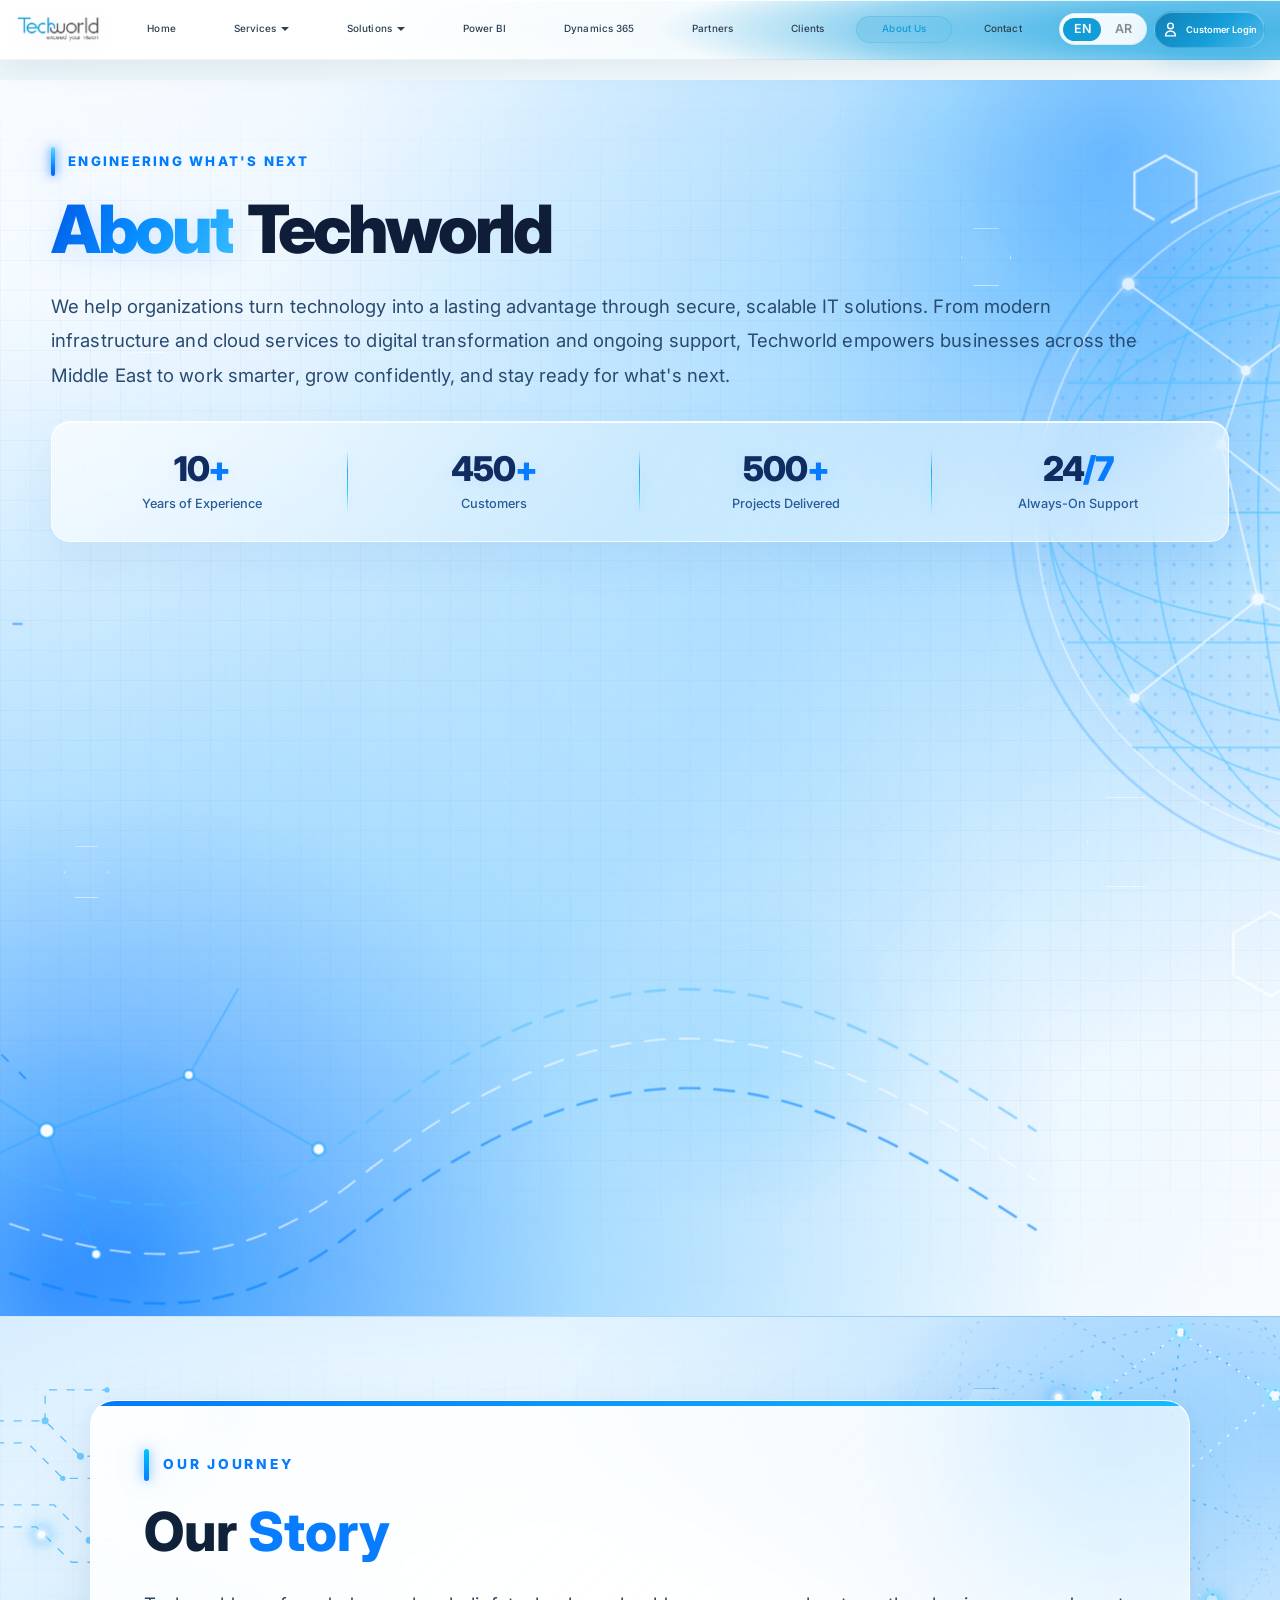
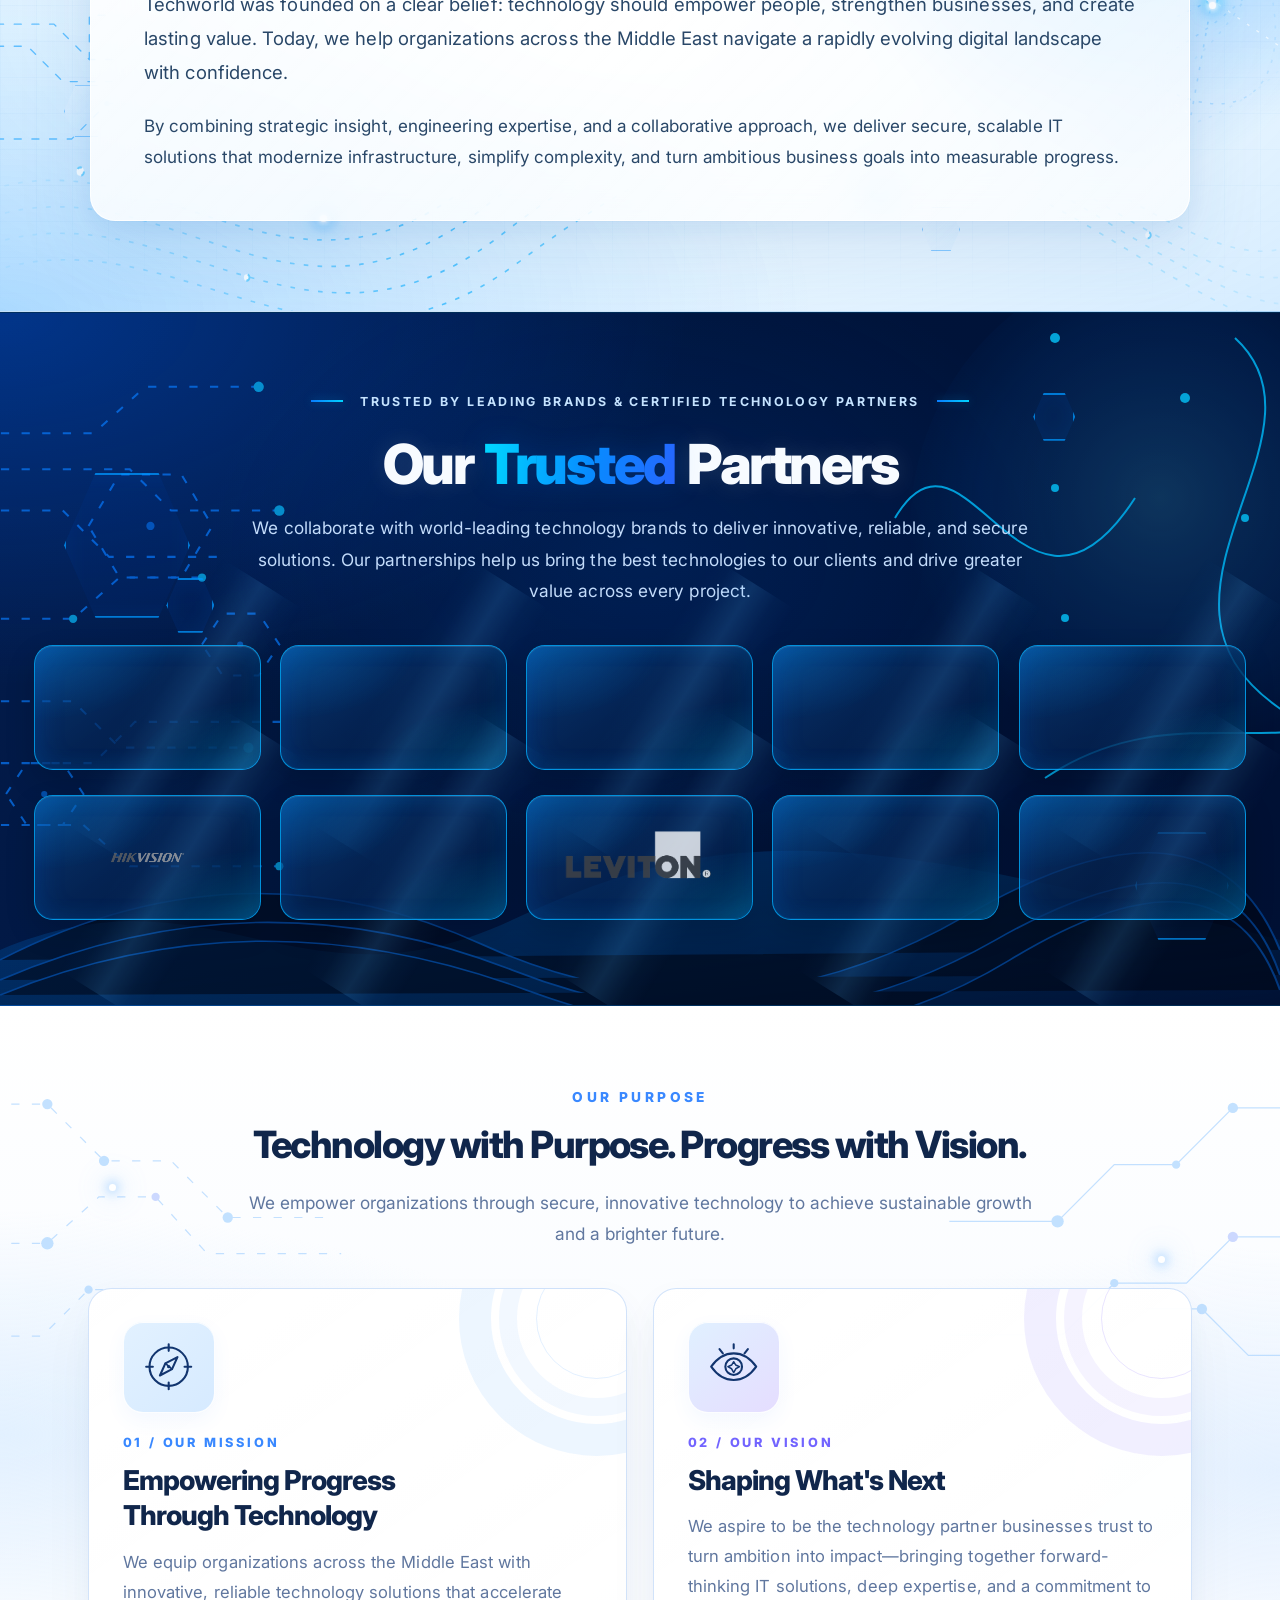
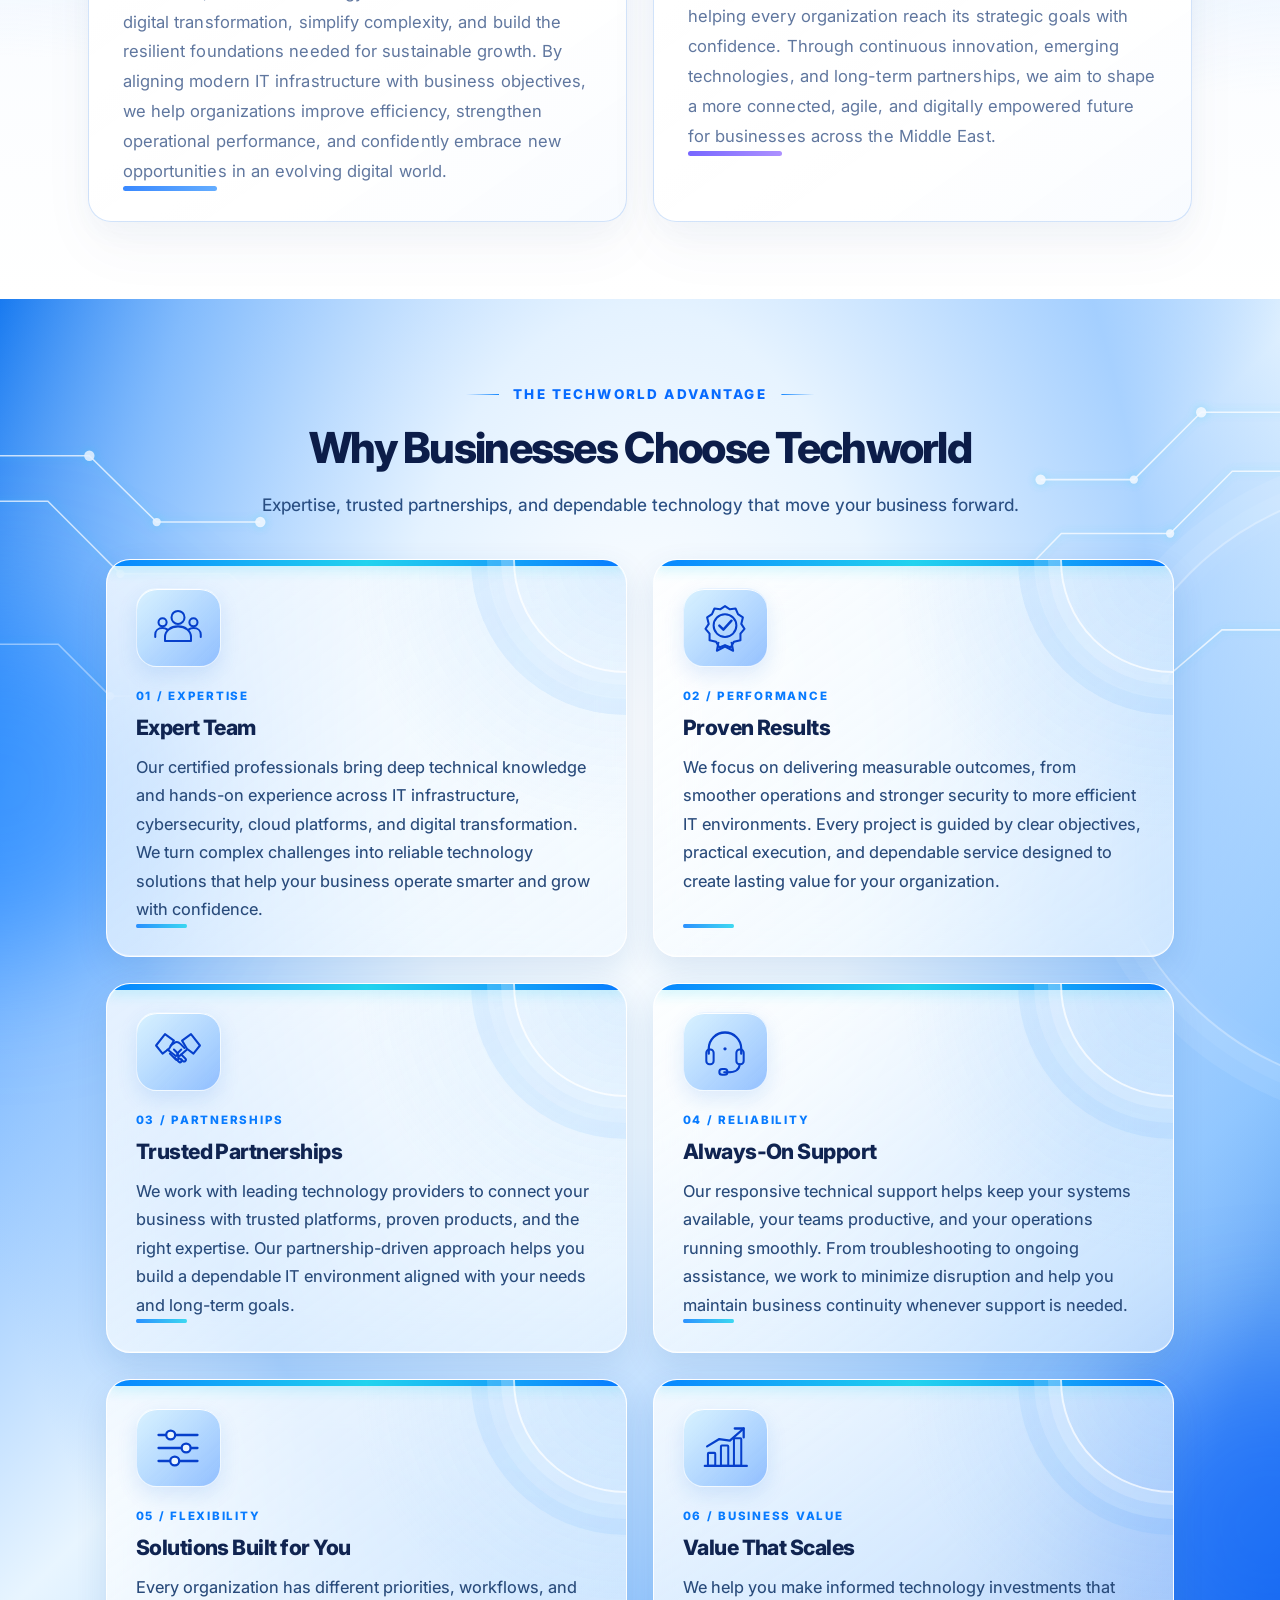
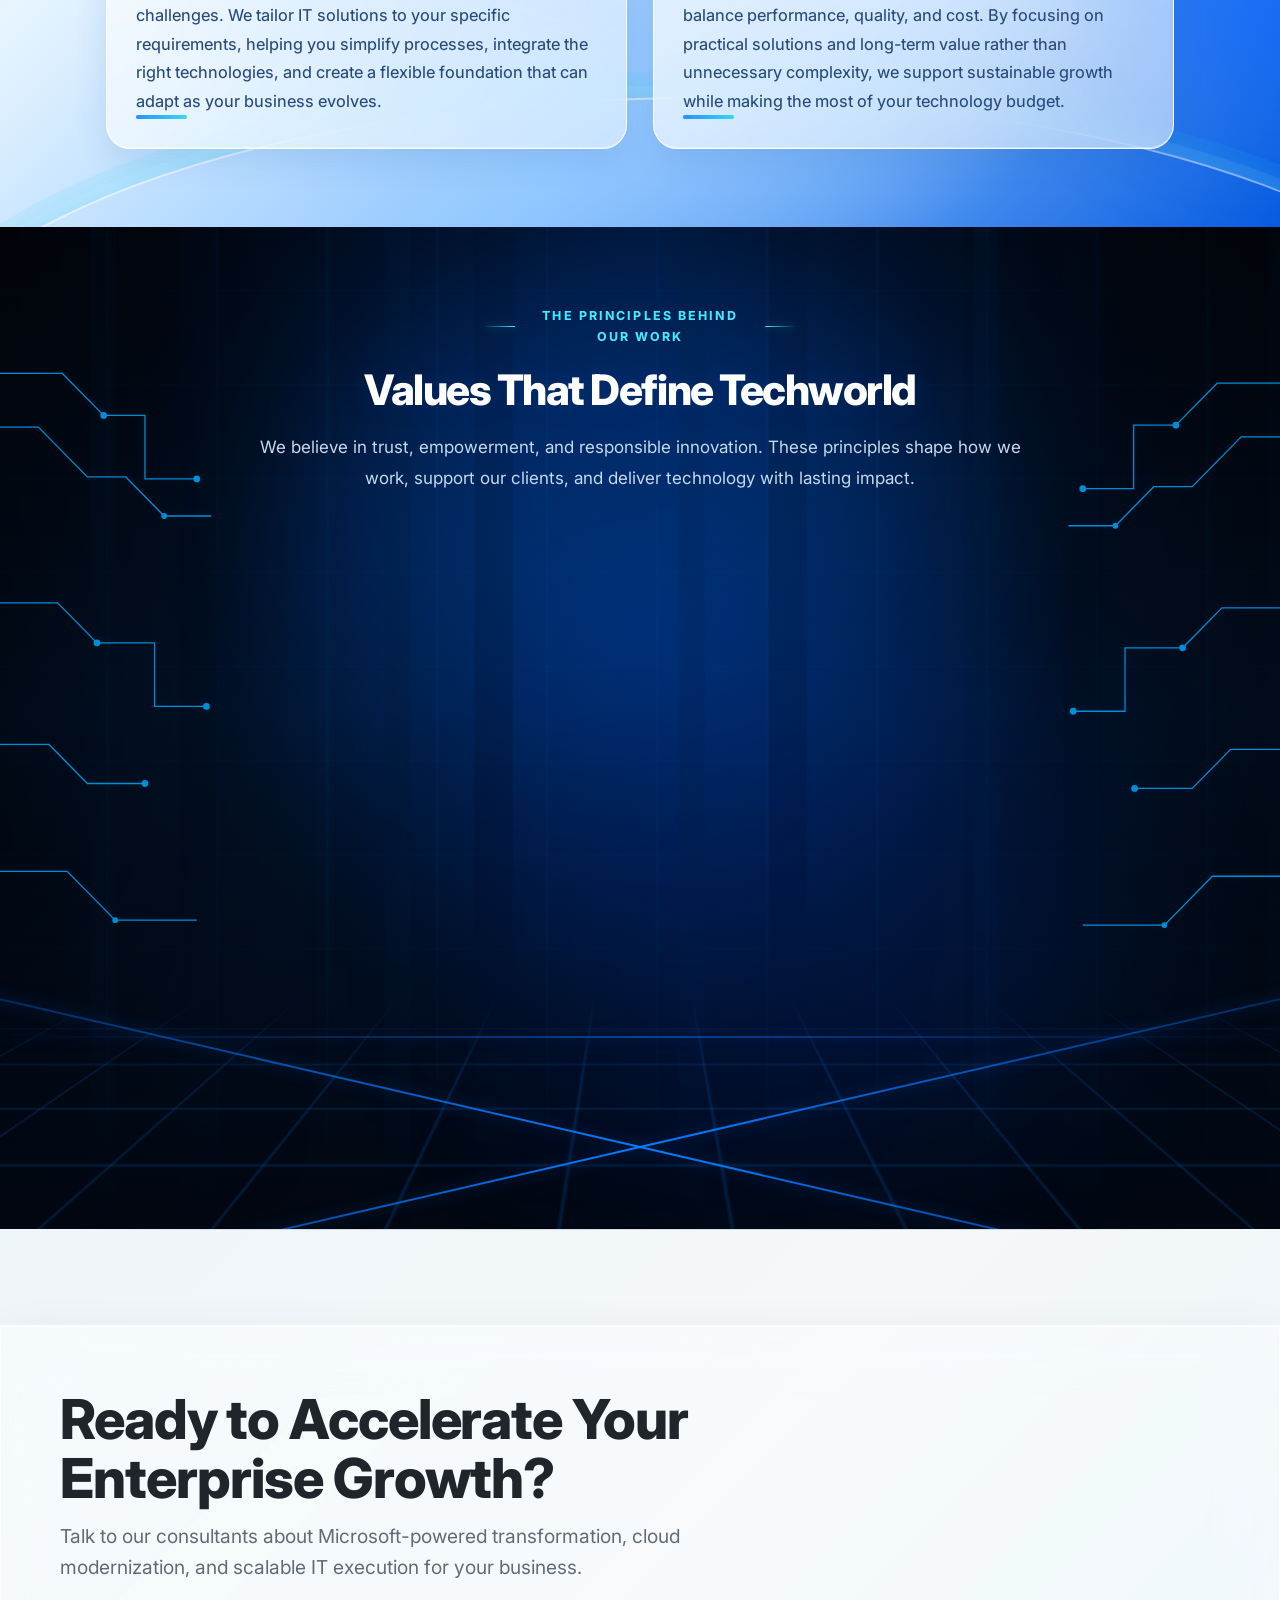
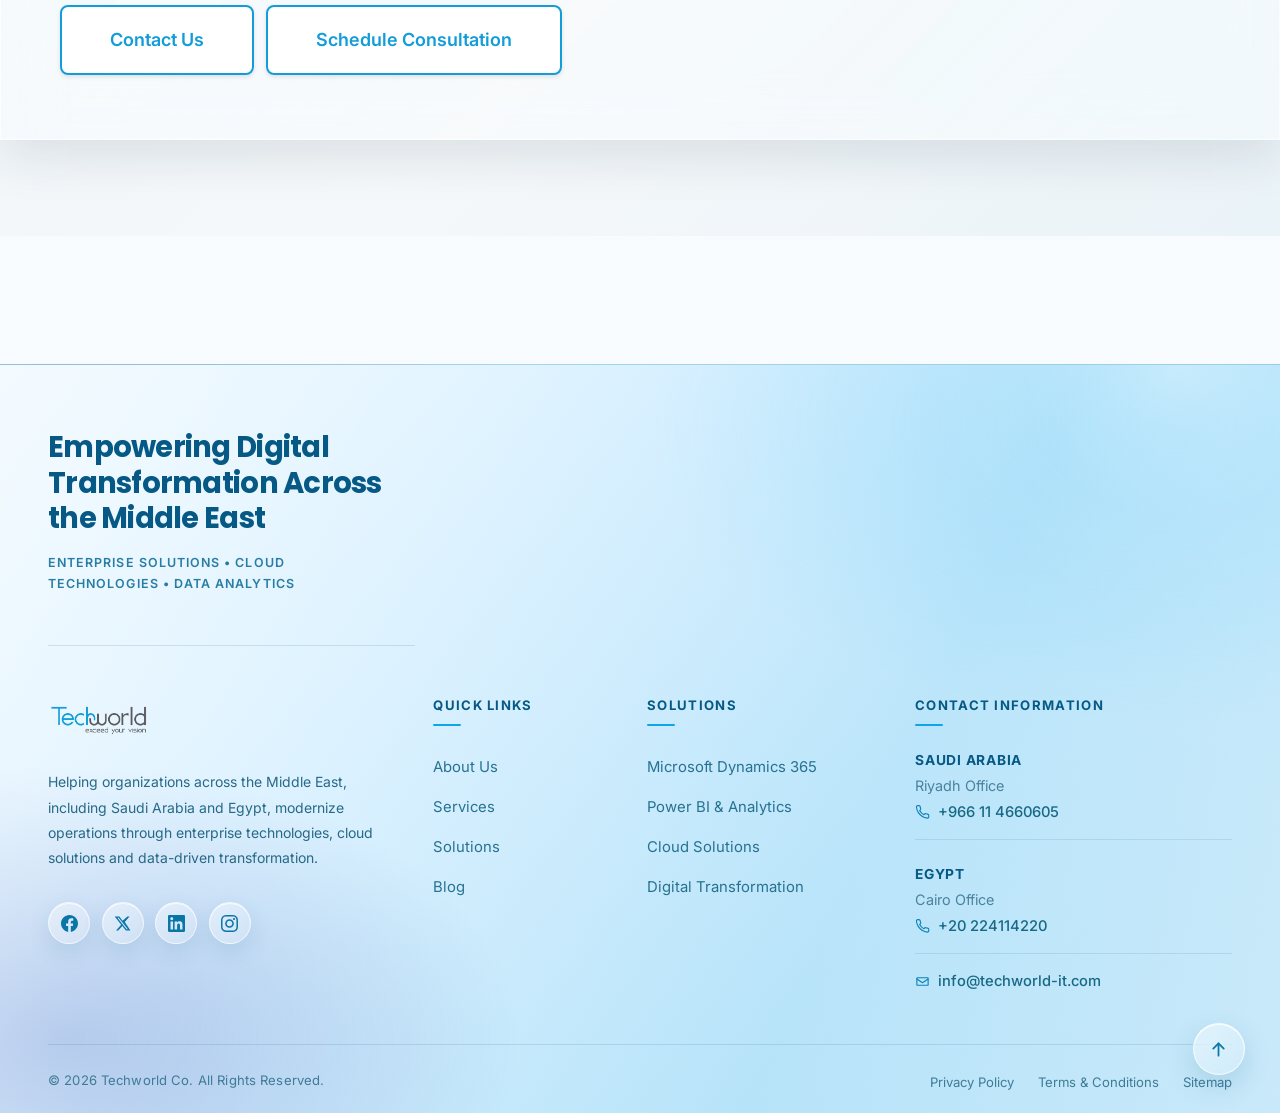
<file: about.html>
<!DOCTYPE html>
<html lang="en" dir="ltr">
<head>
  <meta charset="UTF-8">
  <meta name="viewport" content="width=device-width, initial-scale=1.0">
  <title>About Us - Techworld</title>
  <meta name="description" content="Learn about Techworld's mission, vision, and team of IT professionals.">
  <link rel="icon" type="image/png" href="images/favicon-32x32.png">
  <link rel="stylesheet" href="css/main.css">
  <link rel="stylesheet" href="css/about.css">
</head>

<!-- About Us Background Audio -->
<audio id="aboutUsAudio" autoplay loop preload="auto" playsinline>
  <source src="images/About-Us-Sound.mp3" type="audio/mpeg">
  Your browser does not support the audio element.
</audio>

<script>
  (function () {
    const audio = document.getElementById("aboutUsAudio");

    if (!audio) {
      console.error("About Us audio element was not found.");
      return;
    }

    audio.loop = true;
    audio.volume = 0.3;

    let hasStarted = false;

    function tryPlayAudio() {
      if (hasStarted) return;

      const playPromise = audio.play();

      if (playPromise && typeof playPromise.then === "function") {
        playPromise
          .then(function () {
            hasStarted = true;
            console.log("About Us audio is playing.");
            removeInteractionListeners();
          })
          .catch(function (error) {
            console.warn(
              "Audio playback was blocked:",
              error.name,
              error.message
            );
          });
      }
    }

    function removeInteractionListeners() {
      document.removeEventListener("touchstart", tryPlayAudio);
      document.removeEventListener("click", tryPlayAudio);
      document.removeEventListener("keydown", tryPlayAudio);
    }

    document.addEventListener("touchstart", tryPlayAudio, {
      passive: true
    });

    document.addEventListener("click", tryPlayAudio);
    document.addEventListener("keydown", tryPlayAudio);

    if (document.readyState === "loading") {
      document.addEventListener("DOMContentLoaded", tryPlayAudio, {
        once: true
      });
    } else {
      tryPlayAudio();
    }
  })();
   </script>

<body>
  <!-- Header -->
  
  <!--Frosted Glass & Noise-->
  
  <div class="mobile-overlay">
    <div class="mobile-overlay-noise"></div>
  </div>

  <header class="header">
    <div class="header-container">
      <a href="index.html" class="header-logo">
        <img src="images/logo.png" alt="Techworld Logo">
      </a>
      
      <nav class="nav">
        <ul class="nav-menu">
          <li class="nav-item">
            <a href="index.html" class="nav-link" data-lang-en="Home" data-lang-ar="الرئيسية">Home</a>
          </li>
          
          <!-- SERVICES MEGA MENU -->
          <li class="nav-item has-dropdown">
            <a href="#" class="nav-link dropdown-toggle" data-lang-en="Services" data-lang-ar="الخدمات" aria-haspopup="true"
              aria-expanded="false">
              Services
            </a>
          
            <div class="mega-menu mega-menu-services">
              <div class="mega-layout">
          
                <div class="mega-main">
                  <div class="mega-heading">
                    <span class="mega-heading-line"></span>
                    <div>
                      <h2 data-lang-en="Our Services" data-lang-ar="خدماتنا">Our Services</h2>
                      <p data-lang-en="Innovative services to help your business grow"
                        data-lang-ar="خدمات مبتكرة لمساعدة أعمالك على النمو">
                        Innovative services to help your business grow
                      </p>
                    </div>
                  </div>
          
                  <div class="mega-cards">
          
                    <a href="services.html#technology" class="mega-card">
                      <span class="mega-icon icon-blue">
                        <svg viewBox="0 0 24 24" aria-hidden="true">
                          <rect x="3" y="4" width="18" height="13" rx="1.5" />
                          <path d="M1.5 20h21M8 17l-1 3m9-3 1 3" />
                        </svg>
                      </span>
                      <span class="mega-card-copy">
                        <span class="mega-card-title" data-lang-en="Technology Solutions" data-lang-ar="الحلول التقنية">Technology
                          Solutions</span>
                        <span class="mega-card-desc" data-lang-en="Advanced technology to modernize your business"
                          data-lang-ar="تقنيات متقدمة لتحديث أعمالك">Advanced technology to modernize your business</span>
                      </span>
                      <span class="mega-arrow" aria-hidden="true">›</span>
                    </a>
          
                    <a href="services.html#it-infrastructure" class="mega-card">
                      <span class="mega-icon icon-teal">
                        <svg viewBox="0 0 24 24" aria-hidden="true">
                          <rect x="3" y="4" width="18" height="13" rx="1.5" />
                          <path d="M8 21h8m-4-4v4M7 8h.01M10 8h7" />
                        </svg>
                      </span>
                      <span class="mega-card-copy">
                        <span class="mega-card-title" data-lang-en="IT Infrastructure"
                          data-lang-ar="البنية التحتية لتقنية المعلومات">IT Infrastructure</span>
                        <span class="mega-card-desc" data-lang-en="Robust and scalable infrastructure solutions"
                          data-lang-ar="حلول بنية تحتية قوية وقابلة للتوسع">Robust and scalable infrastructure solutions</span>
                      </span>
                      <span class="mega-arrow" aria-hidden="true">›</span>
                    </a>
          
                    <a href="services.html#web-design" class="mega-card">
                      <span class="mega-icon icon-purple">
                        <svg viewBox="0 0 24 24" aria-hidden="true">
                          <circle cx="12" cy="12" r="9" />
                          <circle cx="8" cy="9" r="1" />
                          <circle cx="14.5" cy="7.5" r="1" />
                          <circle cx="16" cy="13" r="1" />
                          <path d="M12 21v-3a2 2 0 0 0-2-2H8a2 2 0 0 1-2-2v-1" />
                        </svg>
                      </span>
                      <span class="mega-card-copy">
                        <span class="mega-card-title" data-lang-en="Web Design" data-lang-ar="تصميم المواقع">Web Design</span>
                        <span class="mega-card-desc" data-lang-en="Creative and responsive web solutions"
                          data-lang-ar="حلول ويب إبداعية ومتجاوبة">Creative and responsive web solutions</span>
                      </span>
                      <span class="mega-arrow" aria-hidden="true">›</span>
                    </a>
          
                    <a href="services.html#software-development" class="mega-card">
                      <span class="mega-icon icon-purple">
                        <svg viewBox="0 0 24 24" aria-hidden="true">
                          <path d="m8 5-7 7 7 7M16 5l7 7-7 7M14 3l-4 18" />
                        </svg>
                      </span>
                      <span class="mega-card-copy">
                        <span class="mega-card-title" data-lang-en="Software Development" data-lang-ar="تطوير البرمجيات">Software
                          Development</span>
                        <span class="mega-card-desc" data-lang-en="Custom software for your unique needs"
                          data-lang-ar="برمجيات مخصصة لاحتياجاتك الفريدة">Custom software for your unique needs</span>
                      </span>
                      <span class="mega-arrow" aria-hidden="true">›</span>
                    </a>
          
                    <a href="services.html#microsoft-cloud" class="mega-card">
                      <span class="mega-icon icon-blue">
                        <svg viewBox="0 0 24 24" aria-hidden="true">
                          <path d="M6 18h12a4 4 0 0 0 .4-8A6.5 6.5 0 0 0 6 8.5 4.8 4.8 0 0 0 6 18Z" />
                        </svg>
                      </span>
                      <span class="mega-card-copy">
                        <span class="mega-card-title" data-lang-en="Microsoft Cloud" data-lang-ar="سحابة مايكروسوفت">Microsoft
                          Cloud</span>
                        <span class="mega-card-desc" data-lang-en="Azure, Office 365 &amp; enterprise solutions"
                          data-lang-ar="Azure وOffice 365 وحلول المؤسسات">Azure, Office 365 &amp; enterprise solutions</span>
                      </span>
                      <span class="mega-arrow" aria-hidden="true">›</span>
                    </a>
          
                  </div>
                </div>
          
                <aside class="mega-promo">
                  <div class="mega-promo-image">
                    <img src="images/Mega-menue image.png" alt="Cloud infrastructure and data center" loading="eager">
                  </div>
                  <div class="mega-promo-content">
                    <p class="mega-eyebrow" data-lang-en="BUILD A STRONGER DIGITAL FUTURE"
                      data-lang-ar="ابنِ مستقبلًا رقميًا أقوى">
                      BUILD A STRONGER DIGITAL FUTURE
                    </p>
                    <h3 data-lang-en="Technology that works for you" data-lang-ar="تقنية تعمل من أجلك">
                      Technology that works for you
                    </h3>
                    <p class="mega-promo-desc"
                      data-lang-en="From cloud to security, we deliver integrated IT solutions that keep your business ahead."
                      data-lang-ar="من الحوسبة السحابية إلى الأمان، نقدم حلول تقنية متكاملة تساعد أعمالك على التقدم.">
                      From cloud to security, we deliver integrated IT solutions that keep your business ahead.
                    </p>
                    <a class="mega-learn-more" href="services.html">
                      <span data-lang-en="Learn More" data-lang-ar="اعرف المزيد">Learn More</span>
                      <svg viewBox="0 0 24 24" aria-hidden="true">
                        <path d="M5 12h14m-6-6 6 6-6 6" />
                      </svg>
                    </a>
                  </div>
                </aside>
          
              </div>
            </div>
          </li>
          
          
          <!-- SOLUTIONS MEGA MENU -->
          <li class="nav-item has-dropdown">
            <a href="#" class="nav-link dropdown-toggle" data-lang-en="Solutions" data-lang-ar="الحلول" aria-haspopup="true"
              aria-expanded="false">
              Solutions
            </a>
          
            <div class="mega-menu mega-menu-solutions">
              <div class="mega-layout">
          
                <div class="mega-main">
                  <div class="mega-heading">
                    <span class="mega-heading-line"></span>
                    <div>
                      <h2 data-lang-en="Our Solutions" data-lang-ar="حلولنا">Our Solutions</h2>
                      <p data-lang-en="Comprehensive solutions for a smarter tomorrow"
                        data-lang-ar="حلول متكاملة من أجل مستقبل أكثر ذكاءً">
                        Comprehensive solutions for a smarter tomorrow
                      </p>
                    </div>
                  </div>
          
                  <div class="mega-cards">
          
                    <a href="solutions.html#networking" class="mega-card">
                      <span class="mega-icon icon-blue">
                        <svg viewBox="0 0 24 24" aria-hidden="true">
                          <circle cx="12" cy="12" r="10" />
                          <path d="M2 12h20M12 2a15 15 0 0 1 0 20M12 2a15 15 0 0 0 0 20M4.5 5.5h15M4.5 18.5h15" />
                        </svg>
                      </span>
                      <span class="mega-card-copy">
                        <span class="mega-card-title" data-lang-en="Networking" data-lang-ar="الشبكات">Networking</span>
                        <span class="mega-card-desc" data-lang-en="Enterprise networking for seamless connectivity"
                          data-lang-ar="شبكات مؤسسية لاتصال سلس">Enterprise networking for seamless connectivity</span>
                      </span>
                      <span class="mega-arrow" aria-hidden="true">›</span>
                    </a>
          
                    <a href="solutions.html#office-automation" class="mega-card">
                      <span class="mega-icon icon-teal">
                        <svg viewBox="0 0 24 24" aria-hidden="true">
                          <rect x="3" y="3" width="7" height="18" rx="1" />
                          <rect x="14" y="7" width="7" height="14" rx="1" />
                          <path d="M6 7h1m-1 4h1m-1 4h1m10-4h1m-1 4h1m-1 4h1M5 21h14" />
                        </svg>
                      </span>
                      <span class="mega-card-copy">
                        <span class="mega-card-title" data-lang-en="Office Automation" data-lang-ar="أتمتة المكاتب">Office
                          Automation</span>
                        <span class="mega-card-desc" data-lang-en="Streamline operations with automation"
                          data-lang-ar="بسّط عملياتك باستخدام الأتمتة">Streamline operations with automation</span>
                      </span>
                      <span class="mega-arrow" aria-hidden="true">›</span>
                    </a>
          
                    <a href="solutions.html#hardware" class="mega-card">
                      <span class="mega-icon icon-purple">
                        <svg viewBox="0 0 24 24" aria-hidden="true">
                          <rect x="3" y="3" width="18" height="8" rx="2" />
                          <rect x="3" y="13" width="18" height="8" rx="2" />
                          <path d="M7 7h.01M7 17h.01M11 7h6m-6 10h6" />
                        </svg>
                      </span>
                      <span class="mega-card-copy">
                        <span class="mega-card-title" data-lang-en="Hardware Solutions" data-lang-ar="حلول الأجهزة">Hardware
                          Solutions</span>
                        <span class="mega-card-desc" data-lang-en="Premium hardware from leading brands"
                          data-lang-ar="أجهزة متميزة من علامات تجارية رائدة">Premium hardware from leading brands</span>
                      </span>
                      <span class="mega-arrow" aria-hidden="true">›</span>
                    </a>
          
                    <a href="solutions.html#cloud-computing" class="mega-card">
                      <span class="mega-icon icon-purple">
                        <svg viewBox="0 0 24 24" aria-hidden="true">
                          <path d="M6 18h12a4 4 0 0 0 .4-8A6.5 6.5 0 0 0 6 8.5 4.8 4.8 0 0 0 6 18Z" />
                        </svg>
                      </span>
                      <span class="mega-card-copy">
                        <span class="mega-card-title" data-lang-en="Cloud Computing" data-lang-ar="الحوسبة السحابية">Cloud
                          Computing</span>
                        <span class="mega-card-desc" data-lang-en="Scalable cloud infrastructure &amp; services"
                          data-lang-ar="بنية تحتية وخدمات سحابية قابلة للتوسع">Scalable cloud infrastructure &amp; services</span>
                      </span>
                      <span class="mega-arrow" aria-hidden="true">›</span>
                    </a>
          
                    <a href="solutions.html#security" class="mega-card">
                      <span class="mega-icon icon-blue">
                        <svg viewBox="0 0 24 24" aria-hidden="true">
                          <path d="M12 22s8-4 8-11V5l-8-3-8 3v6c0 7 8 11 8 11Z" />
                          <path d="m9 12 2 2 4-4" />
                        </svg>
                      </span>
                      <span class="mega-card-copy">
                        <span class="mega-card-title" data-lang-en="Security Solutions" data-lang-ar="حلول الأمان">Security
                          Solutions</span>
                        <span class="mega-card-desc" data-lang-en="Comprehensive cybersecurity protection"
                          data-lang-ar="حماية شاملة للأمن السيبراني">Comprehensive cybersecurity protection</span>
                      </span>
                      <span class="mega-arrow" aria-hidden="true">›</span>
                    </a>
          
                  </div>
                </div>
          
                <aside class="mega-promo">
                  <div class="mega-promo-image">
                    <img src="images/Mega-menue image.png" alt="Cloud infrastructure and data center" loading="eager">
                  </div>
                  <div class="mega-promo-content">
                    <p class="mega-eyebrow" data-lang-en="BUILD A STRONGER DIGITAL FUTURE"
                      data-lang-ar="ابنِ مستقبلًا رقميًا أقوى">
                      BUILD A STRONGER DIGITAL FUTURE
                    </p>
                    <h3 data-lang-en="Technology that works for you" data-lang-ar="تقنية تعمل من أجلك">
                      Technology that works for you
                    </h3>
                    <p class="mega-promo-desc"
                      data-lang-en="From cloud to security, we deliver integrated IT solutions that keep your business ahead."
                      data-lang-ar="من الحوسبة السحابية إلى الأمان، نقدم حلول تقنية متكاملة تساعد أعمالك على التقدم.">
                      From cloud to security, we deliver integrated IT solutions that keep your business ahead.
                    </p>
                    <a class="mega-learn-more" href="solutions.html">
                      <span data-lang-en="Learn More" data-lang-ar="اعرف المزيد">Learn More</span>
                      <svg viewBox="0 0 24 24" aria-hidden="true">
                        <path d="M5 12h14m-6-6 6 6-6 6" />
                      </svg>
                    </a>
                  </div>
                </aside>
          
              </div>
            </div>
          </li>
          
          <li class="nav-item">
            <a href="powerbi.html" class="nav-link" data-lang-en="Power BI" data-lang-ar="باور بي آي">Power BI</a>
          </li>
          
          <li class="nav-item">
            <a href="dynamics365.html" class="nav-link" data-lang-en="Dynamics 365" data-lang-ar="ديناميكس 365">Dynamics 365</a>
          </li>
          
          <li class="nav-item">
            <a href="partners.html" class="nav-link" data-lang-en="Partners" data-lang-ar="الشركاء">Partners</a>
          </li>
          
          <li class="nav-item">
            <a href="clients.html" class="nav-link" data-lang-en="Clients" data-lang-ar="العملاء">Clients</a>
          </li>
          
          <li class="nav-item">
            <a href="about.html" class="nav-link active" data-lang-en="About Us" data-lang-ar="من نحن">About Us</a>
          </li>
          
          <li class="nav-item">
            <a href="contact.html" class="nav-link" data-lang-en="Contact" data-lang-ar="اتصل بنا">Contact</a>
          </li>
        </ul>
        
        <!-- Language Switcher -->
        <div class="lang-switcher">
          <button class="lang-btn active" data-lang="en">EN</button>
          <button class="lang-btn" data-lang="ar">AR</button>
        </div>
        
        <!-- Customer Login Button -->
        <a href="customer-login.html" class="header-login-btn">
          <svg class="login-icon" width="18" height="18" viewBox="0 0 24 24" fill="none" stroke="currentColor">
            <path stroke-linecap="round" stroke-linejoin="round" stroke-width="2" d="M16 7a4 4 0 11-8 0 4 4 0 018 0zM12 14a7 7 0 00-7 7h14a7 7 0 00-7-7z" />
          </svg>
          <span data-lang-en="Customer Login" data-lang-ar="تسجيل دخول العملاء">Customer Login</span>
        </a>
      </nav>
      
      <button class="mobile-menu-toggle" aria-label="Toggle Menu">
        <span></span>
        <span></span>
        <span></span>
      </button>
    </div>
  </header>

  <main style="padding-top: 80px;">


<!-- =========================================================
                   ABOUT HERO
========================================================= -->

<section class="about-hero" id="about-hero">

  <!-- Animated Technology Background -->
  <div class="about-hero-background" aria-hidden="true">

    <div class="about-glow about-glow-one"></div>
    <div class="about-glow about-glow-two"></div>
    <div class="about-glow about-glow-three"></div>

    <!-- Technology circuits, network and digital globe -->
    <svg class="about-tech-art" viewBox="0 0 1600 1000" preserveAspectRatio="xMidYMid slice"
      xmlns="http://www.w3.org/2000/svg">

      <defs>
        <linearGradient id="aboutCircuitGradient" x1="0" y1="0" x2="1" y2="1">
          <stop offset="0%" stop-color="#ffffff" />
          <stop offset="50%" stop-color="#32aaff" />
          <stop offset="100%" stop-color="#0074ff" />
        </linearGradient>

        <radialGradient id="aboutGlobeGradient">
          <stop offset="0%" stop-color="#75dfff" stop-opacity=".08" />
          <stop offset="75%" stop-color="#078bff" stop-opacity=".12" />
          <stop offset="100%" stop-color="#0878ff" stop-opacity=".02" />
        </radialGradient>

        <pattern id="aboutDotPattern" width="15" height="15" patternUnits="userSpaceOnUse">
          <circle cx="2" cy="2" r="1.5" fill="#168dff" opacity=".35" />
        </pattern>

        <filter id="aboutBlueGlow" x="-100%" y="-100%" width="300%" height="300%">
          <feGaussianBlur stdDeviation="4" result="blur" />
          <feMerge>
            <feMergeNode in="blur" />
            <feMergeNode in="SourceGraphic" />
          </feMerge>
        </filter>

        <clipPath id="aboutGlobeClip">
          <circle cx="1390" cy="350" r="270" />
        </clipPath>
      </defs>

      <!-- LEFT CIRCUIT NETWORK -->
      <g class="about-circuit about-circuit-left" fill="none" stroke="url(#aboutCircuitGradient)" stroke-width="1.5">

        <path d="M-30 285 H85 L145 345 H235" />
        <path d="M-20 325 H60 L125 390 H195 L245 440 H310" />
        <path d="M-15 400 H100 L155 455 H255" />
        <path d="M-25 475 H90 L145 530 H220 L260 570" />
        <path d="M-10 600 H80 L135 655 H210" />
        <path d="M0 700 H110 L170 760 H255 L310 815" />
        <path d="M40 215 H105 L155 265 H220" />

        <path d="M-10 285 H85 L145 345 H235" stroke-dasharray="5 10" />

        <path d="M0 700 H110 L170 760 H255" stroke-dasharray="7 12" />
      </g>

      <!-- CIRCUIT CONNECTION POINTS -->
      <g class="about-circuit-nodes" fill="#ffffff" stroke="#3ab7ff" stroke-width="2" filter="url(#aboutBlueGlow)">

        <circle cx="85" cy="285" r="5" />
        <circle cx="145" cy="345" r="4" />
        <circle cx="235" cy="345" r="5" />
        <circle cx="125" cy="390" r="4" />
        <circle cx="245" cy="440" r="5" />
        <circle cx="155" cy="455" r="4" />
        <circle cx="260" cy="570" r="5" />
        <circle cx="135" cy="655" r="4" />
        <circle cx="255" cy="760" r="5" />
        <circle cx="220" cy="265" r="4" />
      </g>

      <!-- DIGITAL GLOBE -->
      <g class="about-digital-globe">

        <circle cx="1390" cy="350" r="290" fill="url(#aboutGlobeGradient)" stroke="#2b9cff" stroke-opacity=".45"
          stroke-width="2" />

        <circle cx="1390" cy="350" r="270" fill="url(#aboutDotPattern)" stroke="#ffffff" stroke-opacity=".65"
          stroke-width="1.5" />

        <g clip-path="url(#aboutGlobeClip)" fill="none" stroke="#3bbcff" stroke-width="1.3" stroke-opacity=".8">

          <ellipse cx="1390" cy="350" rx="260" ry="95" />

          <ellipse cx="1390" cy="350" rx="260" ry="175" />

          <ellipse cx="1390" cy="350" rx="260" ry="225" />

          <ellipse cx="1390" cy="350" rx="90" ry="270" />

          <ellipse cx="1390" cy="350" rx="175" ry="270" />

          <ellipse cx="1390" cy="350" rx="225" ry="270" />

          <path d="M1120 350 H1660" />
          <path d="M1145 245 H1635" />
          <path d="M1145 455 H1635" />
          <path d="M1180 160 H1600" />
          <path d="M1180 540 H1600" />
        </g>

        <!-- Network connections -->
        <g fill="none" stroke="#ffffff" stroke-width="1.5" stroke-opacity=".9">

          <path d="M1195 165 L1290 235 L1370 175 L1470 220 L1550 125" />
          <path d="M1175 345 L1270 295 L1360 365 L1460 310 L1580 380" />
          <path d="M1200 500 L1300 420 L1415 475 L1510 415 L1600 480" />
          <path d="M1290 235 L1270 295" />
          <path d="M1370 175 L1360 365" />
          <path d="M1470 220 L1460 310" />
          <path d="M1300 420 L1270 295" />
          <path d="M1415 475 L1460 310" />
        </g>

        <g class="about-globe-stars" fill="#ffffff" filter="url(#aboutBlueGlow)">

          <circle cx="1195" cy="165" r="5" />
          <circle cx="1290" cy="235" r="4" />
          <circle cx="1370" cy="175" r="6" />
          <circle cx="1470" cy="220" r="4" />
          <circle cx="1550" cy="125" r="5" />
          <circle cx="1175" cy="345" r="5" />
          <circle cx="1270" cy="295" r="4" />
          <circle cx="1360" cy="365" r="6" />
          <circle cx="1460" cy="310" r="4" />
          <circle cx="1580" cy="380" r="5" />
          <circle cx="1200" cy="500" r="4" />
          <circle cx="1300" cy="420" r="5" />
          <circle cx="1415" cy="475" r="6" />
          <circle cx="1510" cy="415" r="4" />
        </g>
      </g>

      <!-- HEXAGONAL TECHNOLOGY SYMBOLS -->
      <g class="about-hexagons" fill="none" stroke="#ffffff" stroke-width="2" stroke-opacity=".8">

        <polygon points="65,545 95,528 125,545 125,580 95,597 65,580" />
        <polygon points="175,650 220,624 265,650 265,702 220,728 175,702" />
        <polygon points="1280,690 1310,673 1340,690 1340,724 1310,741 1280,724" />
        <polygon points="1450,590 1490,567 1530,590 1530,636 1490,659 1450,636" />
        <polygon points="1510,800 1540,783 1570,800 1570,834 1540,851 1510,834" />
        <polygon points="1200,75 1225,61 1250,75 1250,104 1225,118 1200,104" />
      </g>

      <!-- FLOATING NETWORK -->
      <g class="about-floating-network" fill="none" stroke="#36aaff" stroke-width="1.4" stroke-opacity=".7">

        <path d="M100 835 L220 785 L320 850 L435 805 L540 865" />
        <path d="M100 835 L150 930 L320 850" />
        <path d="M220 785 L260 705" />
        <path d="M320 850 L360 950" />
        <path d="M435 805 L475 735" />

        <g fill="#ffffff" stroke="#1e9fff" stroke-width="2">
          <circle cx="100" cy="835" r="5" />
          <circle cx="220" cy="785" r="4" />
          <circle cx="320" cy="850" r="6" />
          <circle cx="435" cy="805" r="4" />
          <circle cx="540" cy="865" r="5" />
          <circle cx="150" cy="930" r="4" />
          <circle cx="360" cy="950" r="4" />
        </g>
      </g>

      <!-- ENERGY WAVES -->
      <g class="about-energy-waves" fill="none" stroke-linecap="round">

        <path d="M-80 880 C160 700 330 1040 570 850 S950 740 1120 850" stroke="#4abaff" stroke-width="2"
          stroke-opacity=".6" />

        <path d="M-80 920 C160 740 330 1080 570 890 S950 780 1120 890" stroke="#ffffff" stroke-width="1.5"
          stroke-opacity=".7" />

        <path d="M-80 960 C160 780 330 1120 570 930 S950 820 1120 930" stroke="#0785ff" stroke-width="2"
          stroke-opacity=".7" />
      </g>

    </svg>

    <!-- Floating geometric elements -->
    <span class="about-floating-hex about-hex-one"></span>
    <span class="about-floating-hex about-hex-two"></span>
    <span class="about-floating-hex about-hex-three"></span>
    <span class="about-floating-hex about-hex-four"></span>

    <!-- Moving light streaks -->
    <span class="about-light-streak about-streak-one"></span>
    <span class="about-light-streak about-streak-two"></span>

  </div>

  <!-- Main Content -->
  <div class="about-hero-wrap">

    <div class="about-hero-content">

      <!-- Eyebrow -->
      <div class="about-hero-heading">

        <span class="about-kicker" data-lang-en="Engineering What's Next" data-lang-ar="نصنع ملامح المستقبل التقني">
          Engineering What's Next
        </span>

        <!-- Main Heading -->
        <h1 class="about-hero-title">

          <span class="about-title-blue" data-lang-en="About" data-lang-ar="عن">
            About
          </span>

          <span class="about-title-dark" data-lang-en="Techworld" data-lang-ar="عالم التقنية">
            Techworld
          </span>

        </h1>

      </div>

      <!-- Description -->
      <p class="about-hero-subtitle"
        data-lang-en="We help organizations turn technology into a lasting advantage through secure, scalable IT solutions. From modern infrastructure and cloud services to digital transformation and ongoing support, Techworld empowers businesses across the Middle East to work smarter, grow confidently, and stay ready for what's next."
        data-lang-ar="نساعد المؤسسات على تحويل التكنولوجيا إلى ميزة تنافسية مستدامة من خلال حلول تقنية آمنة وقابلة للتوسع. ومن البنية التحتية الحديثة والخدمات السحابية إلى التحول الرقمي والدعم المستمر، نمكّن الشركات في جميع أنحاء الشرق الأوسط من العمل بذكاء أكبر، والنمو بثقة، والاستعداد لمتطلبات المستقبل.">

        We help organizations turn technology into a lasting
        advantage through secure, scalable IT solutions.
        From modern infrastructure and cloud services to
        digital transformation and ongoing support,
        Techworld empowers businesses across the Middle East
        to work smarter, grow confidently, and stay ready
        for what's next.

      </p>

      <!-- Statistics -->
      <div class="about-hero-stats">

        <div class="about-hero-stat">
          <strong>10<span>+</span></strong>
          <span data-lang-en="Years of Experience" data-lang-ar="سنوات من الخبرة">
            Years of Experience
          </span>
        </div>

        <div class="about-hero-stat">
          <strong>450<span>+</span></strong>
          <span data-lang-en="Customers" data-lang-ar="عميل">
            Customers
          </span>
        </div>

        <div class="about-hero-stat">
          <strong>500<span>+</span></strong>
          <span data-lang-en="Projects Delivered" data-lang-ar="مشروع تم إنجازه">
            Projects Delivered
          </span>
        </div>

        <div class="about-hero-stat">
          <strong>24<span>/7</span></strong>
          <span data-lang-en="Always-On Support" data-lang-ar="دعم متواصل على مدار الساعة">
            Always-On Support
          </span>
        </div>

      </div>

    </div>


    <div class="about-hero-visual">

      <video id="aboutHeroVideo" class="about-hero-video" autoplay muted loop playsinline preload="auto"
        aria-label="Techworld technology showcase">

        <source src="images/about-us.mp4" type="video/mp4">

        Your browser does not support HTML5 video.

      </video>

      <!-- Animated Neon Corners -->
      <span class="about-video-corner about-video-corner-tl"></span>
      <span class="about-video-corner about-video-corner-tr"></span>
      <span class="about-video-corner about-video-corner-bl"></span>
      <span class="about-video-corner about-video-corner-br"></span>

    </div>

  </div>

</section>



<!-- =========================================================
                   OUR STORY
========================================================= -->

<section class="section about-intro" id="about-intro">

  <!-- TECH BACKGROUND -->
  <div class="about-intro-bg" aria-hidden="true">

    <!-- Fine Grid -->
    <div class="about-intro-grid-lines"></div>

    <!-- Left Circuit Lines -->
    <svg class="about-circuit about-circuit-left" viewBox="0 0 420 500" fill="none" xmlns="http://www.w3.org/2000/svg">

      <g stroke="#28A9FF" stroke-width="1.5" stroke-linecap="round" stroke-linejoin="round">

        <path d="M-30 70 H85 L125 110 H220 L250 140 H370" />
        <path d="M-30 95 H65 L105 135 H190 L220 165 H330" />
        <path d="M-30 165 H95 L135 205 H260" />
        <path d="M-30 190 H75 L115 230 H210 L250 270 H390" />
        <path d="M-30 300 H95 L135 340 H245 L285 380 H430" />
        <path d="M-30 325 H65 L105 365 H210 L250 405 H370" />
        <path d="M-30 430 H115 L155 390 H255" />

        <path d="M85 70 V35 H155" />
        <path d="M190 165 V120 H275" />
        <path d="M245 270 V230 H345" />
        <path d="M135 340 V290 H190" />

      </g>

      <g fill="#37B9FF">
        <circle cx="85" cy="70" r="4" />
        <circle cx="125" cy="110" r="4" />
        <circle cx="250" cy="140" r="4" />
        <circle cx="105" cy="135" r="3" />
        <circle cx="220" cy="165" r="4" />
        <circle cx="135" cy="205" r="4" />
        <circle cx="250" cy="270" r="4" />
        <circle cx="285" cy="380" r="4" />
        <circle cx="155" cy="390" r="3" />
        <circle cx="155" cy="35" r="3" />
        <circle cx="275" cy="120" r="3" />
        <circle cx="345" cy="230" r="3" />
      </g>

      <g fill="#FFFFFF" stroke="#69CFFF" stroke-width="2">
        <circle cx="370" cy="140" r="5" />
        <circle cx="330" cy="165" r="4" />
        <circle cx="390" cy="270" r="5" />
        <circle cx="430" cy="380" r="4" />
      </g>

    </svg>

    <!-- Right Network Globe -->
    <svg class="about-network-globe" viewBox="0 0 620 620" fill="none" xmlns="http://www.w3.org/2000/svg">

      <defs>
        <radialGradient id="aboutGlobeFill" cx="0" cy="0" r="1" gradientUnits="userSpaceOnUse"
          gradientTransform="translate(365 280) rotate(90) scale(260)">
          <stop offset="0" stop-color="#48C9FF" stop-opacity=".24" />
          <stop offset=".7" stop-color="#168BFF" stop-opacity=".10" />
          <stop offset="1" stop-color="#168BFF" stop-opacity="0" />
        </radialGradient>

        <linearGradient id="aboutGlobeStroke" x1="110" y1="120" x2="560" y2="520" gradientUnits="userSpaceOnUse">
          <stop stop-color="#B5F4FF" />
          <stop offset=".48" stop-color="#249EFF" />
          <stop offset="1" stop-color="#FFFFFF" />
        </linearGradient>

        <filter id="aboutNodeGlow" x="-100%" y="-100%" width="300%" height="300%">
          <feGaussianBlur stdDeviation="5" />
        </filter>
      </defs>

      <!-- Globe Aura -->
      <circle cx="365" cy="280" r="260" fill="url(#aboutGlobeFill)" />

      <!-- Globe Rings -->
      <g stroke="url(#aboutGlobeStroke)" stroke-width="1.5">

        <circle cx="365" cy="280" r="220" stroke-opacity=".55" />

        <ellipse cx="365" cy="280" rx="220" ry="90" transform="rotate(-35 365 280)" stroke-opacity=".65" />

        <ellipse cx="365" cy="280" rx="220" ry="145" transform="rotate(-35 365 280)" stroke-opacity=".48" />

        <ellipse cx="365" cy="280" rx="100" ry="220" transform="rotate(-35 365 280)" stroke-opacity=".55" />

        <ellipse cx="365" cy="280" rx="150" ry="220" transform="rotate(30 365 280)" stroke-opacity=".42" />

        <path d="M160 210 L250 145 L345 175 L425 115 L515 175" />
        <path d="M145 300 L235 250 L320 315 L410 265 L560 320" />
        <path d="M190 390 L270 350 L350 420 L455 370 L535 425" />
        <path d="M250 145 L235 250 L270 350 L250 455" />
        <path d="M345 175 L320 315 L350 420" />
        <path d="M425 115 L410 265 L455 370 L435 480" />
        <path d="M515 175 L560 320 L535 425" />

      </g>

      <!-- Network Connections -->
      <g stroke="#FFFFFF" stroke-width="1.5" stroke-opacity=".8">

        <path d="M160 210 L235 250 L345 175 L410 265 L515 175" />
        <path d="M145 300 L235 250 L320 315 L455 370 L535 425" />
        <path d="M250 455 L270 350 L320 315 L350 420 L435 480" />
        <path d="M345 175 L425 115 L515 175 L560 320" />
        <path d="M160 210 L190 390 L270 350 L410 265" />
      </g>

      <!-- Glowing Network Nodes -->
      <g fill="#7BEAFF" filter="url(#aboutNodeGlow)">
        <circle cx="160" cy="210" r="7" />
        <circle cx="235" cy="250" r="7" />
        <circle cx="345" cy="175" r="8" />
        <circle cx="425" cy="115" r="7" />
        <circle cx="515" cy="175" r="8" />
        <circle cx="410" cy="265" r="8" />
        <circle cx="320" cy="315" r="7" />
        <circle cx="455" cy="370" r="8" />
        <circle cx="350" cy="420" r="7" />
        <circle cx="535" cy="425" r="7" />
      </g>

      <g fill="#FFFFFF" stroke="#50C8FF" stroke-width="2">
        <circle cx="160" cy="210" r="4" />
        <circle cx="235" cy="250" r="4" />
        <circle cx="345" cy="175" r="5" />
        <circle cx="425" cy="115" r="4" />
        <circle cx="515" cy="175" r="5" />
        <circle cx="410" cy="265" r="5" />
        <circle cx="320" cy="315" r="4" />
        <circle cx="455" cy="370" r="5" />
        <circle cx="350" cy="420" r="4" />
        <circle cx="535" cy="425" r="4" />
      </g>

    </svg>

    <!-- Bottom Light Waves -->
    <svg class="about-light-waves" viewBox="0 0 1440 340" preserveAspectRatio="none" xmlns="http://www.w3.org/2000/svg">

      <defs>
        <linearGradient id="aboutWaveStroke" x1="0" y1="0" x2="1440" y2="0" gradientUnits="userSpaceOnUse">
          <stop stop-color="#31B9FF" stop-opacity=".05" />
          <stop offset=".35" stop-color="#31B9FF" />
          <stop offset=".7" stop-color="#A3EDFF" />
          <stop offset="1" stop-color="#31B9FF" stop-opacity=".1" />
        </linearGradient>
      </defs>

      <g fill="none" stroke="url(#aboutWaveStroke)" stroke-width="1.6">

        <path d="M-100 260 C150 60 300 360 540 190 S950 40 1200 180 S1450 250 1540 90" />
        <path d="M-100 285 C160 85 300 385 550 215 S950 65 1210 205 S1450 275 1540 115" />
        <path d="M-100 310 C160 110 320 410 570 240 S970 90 1230 230 S1460 300 1540 140" />
        <path d="M-100 335 C170 135 330 435 590 265 S990 115 1250 255 S1470 325 1540 165" />

      </g>

      <g fill="#FFFFFF" stroke="#5BCBFF" stroke-width="2">
        <circle cx="115" cy="180" r="4" />
        <circle cx="295" cy="280" r="3" />
        <circle cx="520" cy="190" r="4" />
        <circle cx="790" cy="145" r="3" />
        <circle cx="1030" cy="180" r="4" />
        <circle cx="1270" cy="240" r="3" />
      </g>

    </svg>

    <!-- Floating Hexagons -->
    <div class="about-hex about-hex-one"></div>
    <div class="about-hex about-hex-two"></div>
    <div class="about-hex about-hex-three"></div>
    <div class="about-hex about-hex-four"></div>
    <div class="about-hex about-hex-five"></div>

    <!-- Floating Particles -->
    <span class="about-particle about-particle-one"></span>
    <span class="about-particle about-particle-two"></span>
    <span class="about-particle about-particle-three"></span>
    <span class="about-particle about-particle-four"></span>
    <span class="about-particle about-particle-five"></span>
    <span class="about-particle about-particle-six"></span>

  </div>

  <!-- MAIN CONTENT -->
  <div class="container about-intro-grid">

    <article class="about-panel">

      <!-- Section Kicker -->
      <div class="about-panel-kicker about-reveal">
        <span class="about-panel-kicker-line"></span>

        <span data-lang-en="OUR JOURNEY" data-lang-ar="رحلتنا">
          OUR JOURNEY
        </span>
      </div>

      <!-- Main Title -->
      <div class="section-header about-panel-header about-reveal">

      <h2 class="Our-title">
        <span class="title-our" data-lang-en="Our" data-lang-ar="قصتنا">Our</span>

        <span class="title-story" data-lang-en="Story" data-lang-ar="">Story</span>
      </h2>


      </div>

      <!-- Story Paragraph 1 -->
      <p class="about-story-lead about-reveal"
        data-lang-en="Techworld was founded on a clear belief: technology should empower people, strengthen businesses, and create lasting value. Today, we help organizations across the Middle East navigate a rapidly evolving digital landscape with confidence."
        data-lang-ar="تأسست عالم التقنية انطلاقًا من إيمان راسخ بأن التكنولوجيا يجب أن تمكّن الأفراد، وتعزز قدرات المؤسسات، وتصنع قيمة مستدامة. واليوم، نساعد المؤسسات في مختلف أنحاء الشرق الأوسط على مواكبة التطورات الرقمية المتسارعة بثقة وكفاءة.">

        Techworld was founded on a clear belief: technology should empower people, strengthen businesses, and create
        lasting value. Today, we help organizations across the Middle East navigate a rapidly evolving digital landscape
        with confidence.

      </p>

      <!-- Story Paragraph 2 -->
      <p class="about-story-text about-reveal"
        data-lang-en="By combining strategic insight, engineering expertise, and a collaborative approach, we deliver secure, scalable IT solutions that modernize infrastructure, simplify complexity, and turn ambitious business goals into measurable progress."
        data-lang-ar="ومن خلال الجمع بين الرؤية الاستراتيجية والخبرة الهندسية وروح التعاون، نقدم حلولًا تقنية آمنة وقابلة للتوسع، تسهم في تحديث البنية التحتية، وتبسيط التحديات التقنية، وتحويل طموحات الأعمال إلى نتائج ملموسة قابلة للقياس.">

        By combining strategic insight, engineering expertise, and a collaborative approach, we deliver secure, scalable
        IT solutions that modernize infrastructure, simplify complexity, and turn ambitious business goals into
        measurable progress.

      </p>

    </article>

  </div>

</section>


<!-- =========================================================
                    ABOUT TRUSTBAR
========================================================= -->

<section class="about-trustbar" id="about-trustbar">

    <!-- Static Technology Background -->
    <div class="about-trustbar-bg" aria-hidden="true">

        <!-- Circuit Lines — Left -->
        <svg class="about-circuit about-circuit-left"
             viewBox="0 0 360 560"
             fill="none"
             xmlns="http://www.w3.org/2000/svg">

            <g stroke="#087CFF" stroke-width="2">
                <path d="M-30 70 H120 L170 25 H280"/>
                <path d="M-30 105 H155 L195 145 H300"/>
                <path d="M-30 145 H90 L135 190 H250"/>
                <path d="M-30 250 H100 L145 210 H225"/>
                <path d="M-30 330 H100 L145 375 H270"/>
                <path d="M-30 390 H120 L160 350 H310"/>
                <path d="M-30 450 H110 L155 490 H300"/>
            </g>

            <g fill="#08BFFF">
                <circle cx="280" cy="25" r="5"/>
                <circle cx="300" cy="145" r="5"/>
                <circle cx="225" cy="210" r="4"/>
                <circle cx="270" cy="375" r="5"/>
                <circle cx="300" cy="490" r="4"/>
                <circle cx="100" cy="250" r="4"/>
            </g>

            <g stroke="#087CFF" stroke-width="2">
                <path d="M115 160 L145 110 H205 L235 160 L205 210 H145 Z"/>
                <path d="M225 275 L245 245 H280 L300 275 L280 305 H245 Z"/>
                <path d="M35 420 L55 390 H90 L110 420 L90 450 H55 Z"/>
            </g>

            <g fill="#087CFF" opacity=".8">
                <circle cx="175" cy="160" r="4"/>
                <circle cx="262" cy="275" r="3"/>
                <circle cx="72" cy="420" r="3"/>
            </g>
        </svg>

        <!-- Digital Globe — Right -->
        <svg class="about-digital-globe"
             viewBox="0 0 620 700"
             fill="none"
             xmlns="http://www.w3.org/2000/svg">

            <defs>
                <radialGradient id="aboutGlobeFill">
                    <stop offset="0%" stop-color="#078DFF" stop-opacity=".35"/>
                    <stop offset="75%" stop-color="#005BFF" stop-opacity=".12"/>
                    <stop offset="100%" stop-color="#001A4C" stop-opacity="0"/>
                </radialGradient>

                <clipPath id="aboutGlobeClip">
                    <circle cx="390" cy="310" r="255"/>
                </clipPath>
            </defs>

            <circle cx="390" cy="310" r="275"
                    fill="url(#aboutGlobeFill)"/>

            <g clip-path="url(#aboutGlobeClip)"
               stroke="#078BFF"
               stroke-width="1.3"
               opacity=".8">

                <circle cx="390" cy="310" r="255"/>
                <ellipse cx="390" cy="310" rx="190" ry="255"/>
                <ellipse cx="390" cy="310" rx="120" ry="255"/>
                <ellipse cx="390" cy="310" rx="55" ry="255"/>

                <ellipse cx="390" cy="310" rx="255" ry="75"/>
                <ellipse cx="390" cy="310" rx="255" ry="145"/>
                <ellipse cx="390" cy="310" rx="255" ry="205"/>

                <path d="M120 180 L260 120 L390 180 L500 105 L620 170"/>
                <path d="M140 350 L260 270 L390 350 L520 250 L640 320"/>
                <path d="M150 470 L270 400 L390 470 L510 410 L630 455"/>

                <path d="M180 50 L260 180 L220 300 L300 420 L270 560"/>
                <path d="M430 55 L390 180 L450 300 L410 430 L470 560"/>
            </g>

            <g fill="#05C8FF">
                <circle cx="260" cy="120" r="5"/>
                <circle cx="500" cy="105" r="5"/>
                <circle cx="260" cy="270" r="4"/>
                <circle cx="520" cy="250" r="5"/>
                <circle cx="270" cy="400" r="4"/>
                <circle cx="510" cy="410" r="5"/>
                <circle cx="390" cy="180" r="5"/>
                <circle cx="450" cy="300" r="4"/>
            </g>

            <g stroke="#00BFFF" stroke-width="2">
                <path d="M100 300 C170 180 230 450 340 280"/>
                <path d="M440 120 C550 220 310 390 500 500"/>
                <path d="M250 560 C400 460 520 580 650 440"/>
            </g>
        </svg>

        <!-- Bottom Digital Wave -->
        <svg class="about-trustbar-wave"
             viewBox="0 0 900 220"
             preserveAspectRatio="none"
             xmlns="http://www.w3.org/2000/svg">

            <defs>
                <linearGradient id="aboutWaveGradient" x1="0" y1="0" x2="1" y2="1">
                    <stop offset="0%" stop-color="#006CFF" stop-opacity=".45"/>
                    <stop offset="100%" stop-color="#00D4FF" stop-opacity="0"/>
                </linearGradient>
            </defs>

            <path d="M0 160 C150 70 210 230 360 130 S600 40 900 150 L900 220 L0 220Z"
                  fill="url(#aboutWaveGradient)"/>

            <g stroke="#087CFF" stroke-width="1.5" opacity=".65">
                <path d="M0 170 Q170 45 340 155 T680 125 T900 160"/>
                <path d="M0 190 Q180 80 360 180 T700 150 T900 185"/>
                <path d="M0 205 Q180 100 370 200 T710 170 T900 200"/>
            </g>
        </svg>

        <!-- Static Hexagons -->
        <div class="about-tech-hex about-tech-hex-one"></div>
        <div class="about-tech-hex about-tech-hex-two"></div>
        <div class="about-tech-hex about-tech-hex-three"></div>
        <div class="about-tech-hex about-tech-hex-four"></div>

    </div>

    <div class="container about-trustbar-container">

        <!-- Heading -->
        <header class="about-trustbar-header">

            <div class="about-trustbar-eyebrow">
                <span></span>
                <p
                    data-lang-en="Trusted by leading brands & certified technology partners"
                    data-lang-ar="موثوقون من علامات تجارية رائدة وشركاء تقنيين معتمدين"
                >Trusted by leading brands &amp; certified technology partners</p>
                <span></span>
            </div>

            <h2 class="about-trustbar-title">
                <span
                    class="about-trustbar-title-light"
                    data-lang-en="Our"
                    data-lang-ar="شركاؤنا"
                >Our</span>

                <span
                    class="about-trustbar-title-accent"
                    data-lang-en="Trusted"
                    data-lang-ar="الموثوقون"
                >Trusted</span>

                <span
                    class="about-trustbar-title-light"
                    data-lang-en="Partners"
                    data-lang-ar=""
                >Partners</span>
            </h2>

            <p
                class="about-trustbar-description"
                data-lang-en="We collaborate with world-leading technology brands to deliver innovative, reliable, and secure solutions. Our partnerships help us bring the best technologies to our clients and drive greater value across every project."
                data-lang-ar="نتعاون مع أبرز العلامات التجارية العالمية في مجال التكنولوجيا لتقديم حلول مبتكرة وموثوقة وآمنة. وتمكّننا هذه الشراكات من توفير أفضل التقنيات لعملائنا وتحقيق قيمة أكبر في كل مشروع."
            >We collaborate with world-leading technology brands to deliver innovative, reliable, and secure solutions. Our partnerships help us bring the best technologies to our clients and drive greater value across every project.</p>

        </header>

        <!-- Partner Logos -->
        <div class="about-trustbar-logos">

            <!-- Row One: Bottom to Top -->
            <div class="about-trustbar-row about-trustbar-row-up">

                <div class="about-trustbar-logo">
                    <img src="images/partners/Tech202432611742.png"
                         alt="Microsoft" loading="lazy">
                </div>

                <div class="about-trustbar-logo">
                    <img src="images/partners/Tech202432774144.png"
                         alt="Cisco" loading="lazy">
                </div>

                <div class="about-trustbar-logo">
                    <img src="images/partners/Tech2024415102258.png"
                         alt="HP" loading="lazy">
                </div>

                <div class="about-trustbar-logo">
                    <img src="images/partners/Tech2024416102743.png"
                         alt="QNAP" loading="lazy">
                </div>

                <div class="about-trustbar-logo">
                    <img src="images/partners/Tech202441610954.png"
                         alt="Sophos" loading="lazy">
                </div>



            </div>

            <!-- Row Two: Top to Bottom -->
            <div class="about-trustbar-row about-trustbar-row-down">

                <div class="about-trustbar-logo">
                    <img src="images/partners/Tech2024416111850.png"
                         alt="Dell" loading="lazy">
                </div>

                <div class="about-trustbar-logo">
                    <img src="images/partners/Tech2024416114935.png"
                         alt="VMware" loading="lazy">
                </div>

                <div class="about-trustbar-logo">
                    <img src="images/partners/Tech2024416121126.png"
                         alt="Lenovo" loading="lazy">
                </div>

                <div class="about-trustbar-logo">
                    <img src="images/partners/Tech2024416113539.png"
                         alt="Hewlett Packard Enterprise" loading="lazy">
                </div>

                <div class="about-trustbar-logo">
                    <img src="images/partners/Tech202441611568.webp"
                         alt="Red Hat" loading="lazy">
                </div>

            </div>

        </div>

      <!-- Tablet Trustbar -->
      <div class="about-trustbar-tablet">
        <div class="about-trustbar-tablet-row" data-row="1"></div>
        <div class="about-trustbar-tablet-row" data-row="2"></div>
        <div class="about-trustbar-tablet-row" data-row="3"></div>
        <div class="about-trustbar-tablet-row" data-row="4"></div>
      </div>

    </div>


</section>


<!-- =========================================================
               ABOUT — MISSION & VISION
========================================================= -->

<section class="about-mission" id="about-mission">

  <!-- Decorative Technology Background -->
  <div class="about-mission-bg" aria-hidden="true">

    <svg class="about-circuit about-circuit-left" viewBox="0 0 360 300" fill="none" xmlns="http://www.w3.org/2000/svg">

      <path d="M-20 35H75L130 90H195L250 145H350" stroke="currentColor" stroke-width="1.2" />

      <path d="M-20 170H75L125 125H180L230 180H360" stroke="currentColor" stroke-width="1.2" />

      <path d="M-20 260H70L115 215H180" stroke="currentColor" stroke-width="1.2" />

      <circle cx="75" cy="35" r="5" fill="#A8D4FF" />
      <circle cx="130" cy="90" r="5" fill="#A8D4FF" />
      <circle cx="250" cy="145" r="5" fill="#A8D4FF" />
      <circle cx="75" cy="170" r="6" fill="#A8D4FF" />
      <circle cx="180" cy="125" r="4" fill="#B6C8FF" />
      <circle cx="115" cy="215" r="4" fill="#A8D4FF" />

    </svg>

    <svg class="about-circuit about-circuit-right" viewBox="0 0 360 300" fill="none" xmlns="http://www.w3.org/2000/svg">

      <path d="M380 30H285L230 85H170L115 140H10" stroke="currentColor" stroke-width="1.2" />

      <path d="M380 155H285L240 200H170L120 250H10" stroke="currentColor" stroke-width="1.2" />

      <path d="M380 270H300L255 225H200" stroke="currentColor" stroke-width="1.2" />

      <circle cx="285" cy="30" r="5" fill="#A8D4FF" />
      <circle cx="230" cy="85" r="4" fill="#A8D4FF" />
      <circle cx="115" cy="140" r="6" fill="#A8D4FF" />
      <circle cx="285" cy="155" r="5" fill="#B6C8FF" />
      <circle cx="170" cy="200" r="4" fill="#A8D4FF" />
      <circle cx="255" cy="225" r="5" fill="#A8D4FF" />

    </svg>

    <span class="about-bg-glow about-bg-glow-one"></span>
    <span class="about-bg-glow about-bg-glow-two"></span>

  </div>

  <div class="container about-mission-container">

    <!-- Section Heading -->
    <header class="about-section-head about-reveal">

      <span class="about-eyebrow" data-lang-en="OUR PURPOSE" data-lang-ar="هدفنا">
        OUR PURPOSE
      </span>

      <h2 class="about-section-title" data-lang-en="Technology with Purpose. Progress with Vision."
        data-lang-ar="تقنية هادفة، وتقدم برؤية مستقبلية.">
        Technology with Purpose.
        <span class="about-title-second-line">
          Progress with Vision.
        </span>
      </h2>

      <p class="about-section-subtitle"
        data-lang-en="We empower organizations through secure, innovative technology to achieve sustainable growth and a brighter future."
        data-lang-ar="نمكّن المؤسسات من خلال حلول تقنية مبتكرة وآمنة لتحقيق نمو مستدام وبناء مستقبل أكثر تطورًا وازدهارًا.">
        We empower organizations through secure, innovative technology
        to achieve sustainable growth and a brighter future.
      </p>

    </header>


    <!-- Mission & Vision Cards -->
    <div class="about-mission-grid">

      <!-- MISSION CARD -->
      <article class="about-mission-card about-mission-card-blue about-reveal">

        <div class="about-card-decoration" aria-hidden="true">
          <span class="about-card-orbit about-card-orbit-one"></span>
          <span class="about-card-orbit about-card-orbit-two"></span>
          <span class="about-card-orbit about-card-orbit-three"></span>
        </div>

        <div class="about-card-content">

          <div class="about-card-icon about-card-icon-blue" aria-hidden="true">

            <!-- Compass Icon -->
            <svg viewBox="0 0 64 64" fill="none" xmlns="http://www.w3.org/2000/svg">

              <circle cx="32" cy="32" r="23" stroke="currentColor" stroke-width="2.5" />

              <path d="M32 5V13M32 51V59M5 32H13M51 32H59" stroke="currentColor" stroke-width="2.5"
                stroke-linecap="round" />

              <path d="M42.5 20.5L36 35L21.5 42.5L28 28L42.5 20.5Z" stroke="currentColor" stroke-width="2.5"
                stroke-linejoin="round" />

              <path d="M28 28L36 35" stroke="currentColor" stroke-width="2" stroke-linecap="round" />

              <circle cx="32" cy="32" r="2" fill="currentColor" />

            </svg>

          </div>

          <span class="about-card-label" data-lang-en="01 / OUR MISSION" data-lang-ar="01 / مهمتنا">
            01 / OUR MISSION
          </span>

          <h3 class="about-card-title" data-lang-en="Empowering Progress Through Technology"
            data-lang-ar="تمكين التقدم من خلال التكنولوجيا">
            Empowering Progress
            <span>Through Technology</span>
          </h3>

          <p class="about-story-text"
            data-lang-en="We equip organizations across the Middle East with innovative, reliable technology solutions that accelerate digital transformation, simplify complexity, and build the resilient foundations needed for sustainable growth. By aligning modern IT infrastructure with business objectives, we help organizations improve efficiency, strengthen operational performance, and confidently embrace new opportunities in an evolving digital world."
            data-lang-ar="نزوّد المؤسسات في جميع أنحاء الشرق الأوسط بحلول تقنية مبتكرة وموثوقة تسرّع التحول الرقمي، وتبسّط العمليات المعقدة، وتبني أسسًا تقنية مرنة تدعم النمو المستدام. ومن خلال مواءمة البنية التحتية لتقنية المعلومات مع أهداف الأعمال، نساعد المؤسسات على رفع الكفاءة، وتعزيز الأداء التشغيلي، والاستفادة بثقة من الفرص الجديدة في عالم رقمي متطور.">
            We equip organizations across the Middle East with innovative,
            reliable technology solutions that accelerate digital transformation,
            simplify complexity, and build the resilient foundations needed for
            sustainable growth. By aligning modern IT infrastructure with business
            objectives, we help organizations improve efficiency, strengthen
            operational performance, and confidently embrace new opportunities
            in an evolving digital world.
          </p>

          <div class="about-card-bottom-line" aria-hidden="true"></div>

        </div>

      </article>


      <!-- VISION CARD -->
      <article class="about-mission-card about-mission-card-purple about-reveal">

        <div class="about-card-decoration" aria-hidden="true">
          <span class="about-card-orbit about-card-orbit-one"></span>
          <span class="about-card-orbit about-card-orbit-two"></span>
          <span class="about-card-orbit about-card-orbit-three"></span>
        </div>

        <div class="about-card-content">

          <div class="about-card-icon about-card-icon-purple" aria-hidden="true">

            <!-- Vision / Eye Icon -->
            <svg viewBox="0 0 64 64" fill="none" xmlns="http://www.w3.org/2000/svg">

              <path d="M5 32C12 22 21 16 32 16C43 16 52 22 59 32C52 42 43 48 32 48C21 48 12 42 5 32Z"
                stroke="currentColor" stroke-width="2.5" stroke-linejoin="round" />

              <circle cx="32" cy="32" r="10" stroke="currentColor" stroke-width="2.5" />

              <path d="M32 26L34.5 30L39 32L34.5 34.5L32 39L29.5 34.5L25 32L29.5 30L32 26Z" stroke="currentColor"
                stroke-width="1.8" stroke-linejoin="round" />

              <path d="M32 5V10M15 11L19 16M49 11L45 16" stroke="currentColor" stroke-width="2.5"
                stroke-linecap="round" />

            </svg>

          </div>

          <span class="about-card-label" data-lang-en="02 / OUR VISION" data-lang-ar="02 / رؤيتنا">
            02 / OUR VISION
          </span>

          <h3 class="about-card-title" data-lang-en="Shaping What's Next" data-lang-ar="نصنع ملامح المستقبل">
            Shaping What's Next
          </h3>

          <p class="about-story-text"
            data-lang-en="We aspire to be the technology partner businesses trust to turn ambition into impact—bringing together forward-thinking IT solutions, deep expertise, and a commitment to helping every organization reach its strategic goals with confidence. Through continuous innovation, emerging technologies, and long-term partnerships, we aim to shape a more connected, agile, and digitally empowered future for businesses across the Middle East."
            data-lang-ar="نطمح إلى أن نكون الشريك التقني الذي تثق به الشركات لتحويل طموحاتها إلى إنجازات ملموسة، من خلال الجمع بين حلول تقنية المعلومات المتطورة والخبرات المتخصصة والالتزام بمساعدة كل مؤسسة على تحقيق أهدافها الاستراتيجية بثقة. ومن خلال الابتكار المستمر والتقنيات الحديثة والشراكات طويلة الأمد، نسعى إلى بناء مستقبل أكثر ترابطًا ومرونة وتمكينًا رقميًا للشركات في جميع أنحاء الشرق الأوسط.">
            We aspire to be the technology partner businesses trust to turn
            ambition into impact—bringing together forward-thinking IT solutions,
            deep expertise, and a commitment to helping every organization reach
            its strategic goals with confidence. Through continuous innovation,
            emerging technologies, and long-term partnerships, we aim to shape
            a more connected, agile, and digitally empowered future for
            businesses across the Middle East.
          </p>

          <div class="about-card-bottom-line" aria-hidden="true"></div>

        </div>

      </article>

    </div>

  </div>

</section>


<!-- =========================================================
                    ABOUT WHY 
========================================================= -->

<section class="about-why" id="about-why">

  <!-- Decorative Technology Background -->
  <div class="about-why-bg" aria-hidden="true">

    <svg class="about-why-circuit about-why-circuit-left" viewBox="0 0 420 330" fill="none">
      <path d="M-20 48H120L185 112H285" stroke="currentColor" stroke-width="1.5" />
      <path d="M-20 92H80L150 162H255L300 205" stroke="currentColor" stroke-width="1.5" />
      <path d="M-20 230H90L140 280H225" stroke="currentColor" stroke-width="1.5" />
      <circle cx="120" cy="48" r="5" fill="currentColor" />
      <circle cx="185" cy="112" r="4" fill="currentColor" />
      <circle cx="285" cy="112" r="5" fill="currentColor" />
      <circle cx="150" cy="162" r="4" fill="currentColor" />
      <circle cx="300" cy="205" r="5" fill="currentColor" />
      <circle cx="140" cy="280" r="4" fill="currentColor" />
    </svg>

    <svg class="about-why-circuit about-why-circuit-right" viewBox="0 0 420 330" fill="none">
      <path d="M440 35H310L245 100H155" stroke="currentColor" stroke-width="1.5" />
      <path d="M440 92H340L280 152H175L130 198" stroke="currentColor" stroke-width="1.5" />
      <path d="M440 245H330L275 292H190" stroke="currentColor" stroke-width="1.5" />
      <circle cx="310" cy="35" r="5" fill="currentColor" />
      <circle cx="245" cy="100" r="4" fill="currentColor" />
      <circle cx="155" cy="100" r="5" fill="currentColor" />
      <circle cx="280" cy="152" r="4" fill="currentColor" />
      <circle cx="130" cy="198" r="5" fill="currentColor" />
      <circle cx="275" cy="292" r="4" fill="currentColor" />
    </svg>

    <div class="about-why-orbit about-why-orbit-top"></div>
    <div class="about-why-orbit about-why-orbit-bottom"></div>
    <div class="about-why-glow about-why-glow-one"></div>
    <div class="about-why-glow about-why-glow-two"></div>

  </div>

  <div class="container about-why-container">

    <!-- Section Heading -->
    <header class="about-why-head about-why-reveal">

      <span class="about-why-eyebrow" data-lang-en="THE TECHWORLD ADVANTAGE" data-lang-ar="ما يميز عالم التقنية">
        THE TECHWORLD ADVANTAGE
      </span>

      <h2 class="about-why-title" data-lang-en="Why Businesses Choose Techworld"
        data-lang-ar="لماذا تختار الشركات عالم التقنية">
        Why Businesses Choose Techworld
      </h2>

      <p class="about-why-subtitle"
        data-lang-en="Expertise, trusted partnerships, and dependable technology that move your business forward."
        data-lang-ar="خبرات متخصصة وشراكات موثوقة وحلول تقنية يعتمد عليها لدفع أعمالك نحو التقدم والنمو.">
        Expertise, trusted partnerships, and dependable
        technology that move your business forward.
      </p>

    </header>

    <!-- Feature Cards -->
    <div class="about-why-grid">

      <!-- 01: Expert Team -->
      <article class="about-why-card about-why-reveal">

        <div class="about-why-card-art" aria-hidden="true">
          <svg viewBox="0 0 64 64" fill="none">
            <circle cx="32" cy="19" r="8" stroke="currentColor" stroke-width="2.5" />
            <circle cx="13" cy="25" r="5" stroke="currentColor" stroke-width="2.5" />
            <circle cx="51" cy="25" r="5" stroke="currentColor" stroke-width="2.5" />
            <path d="M16 48V43C16 35.8 22.8 30 32 30S48 35.8 48 43V48H16Z" stroke="currentColor" stroke-width="2.5"
              stroke-linejoin="round" />
            <path d="M4 43V40C4 35.5 7.5 32 13 32C15.3 32 17.1 32.6 18.6 33.7" stroke="currentColor" stroke-width="2.5"
              stroke-linecap="round" />
            <path d="M60 43V40C60 35.5 56.5 32 51 32C48.7 32 46.9 32.6 45.4 33.7" stroke="currentColor"
              stroke-width="2.5" stroke-linecap="round" />
          </svg>
        </div>

        <span class="about-why-number" data-lang-en="01 / EXPERTISE" data-lang-ar="01 / الخبرة">
          01 / EXPERTISE
        </span>

        <h3 data-lang-en="Expert Team" data-lang-ar="فريق من الخبراء">
          Expert Team
        </h3>

        <p data-lang-en="Our certified professionals bring deep technical knowledge and hands-on experience across IT infrastructure, cybersecurity, cloud platforms, and digital transformation. We turn complex challenges into reliable technology solutions that help your business operate smarter and grow with confidence."
          data-lang-ar="يجمع فريقنا من المتخصصين المعتمدين بين المعرفة التقنية المتعمقة والخبرة العملية في البنية التحتية لتقنية المعلومات والأمن السيبراني والحوسبة السحابية والتحول الرقمي. ونحوّل التحديات المعقدة إلى حلول تقنية موثوقة تساعد أعمالك على العمل بكفاءة أكبر والنمو بثقة.">
          Our certified professionals bring deep technical
          knowledge and hands-on experience across IT
          infrastructure, cybersecurity, cloud platforms,
          and digital transformation. We turn complex
          challenges into reliable technology solutions
          that help your business operate smarter and grow
          with confidence.
        </p>

        <span class="about-why-card-line"></span>

      </article>

      <!-- 02: Proven Results -->
      <article class="about-why-card about-why-reveal">

        <div class="about-why-card-art" aria-hidden="true">
          <svg viewBox="0 0 64 64" fill="none">
            <path
              d="M32 5L38 9L45 8L48 15L54 19L52 27L56 33L51 39L51 47L43 49L39 56L32 53L25 56L21 49L13 47L13 39L8 33L12 27L10 19L16 15L19 8L26 9L32 5Z"
              stroke="currentColor" stroke-width="2.5" stroke-linejoin="round" />
            <circle cx="32" cy="29" r="14" stroke="currentColor" stroke-width="2.5" />
            <path d="M25 29L30 34L40 23" stroke="currentColor" stroke-width="3" stroke-linecap="round"
              stroke-linejoin="round" />
            <path d="M24 49L22 60L32 55L42 60L40 49" stroke="currentColor" stroke-width="2.5" stroke-linejoin="round" />
          </svg>
        </div>

        <span class="about-why-number" data-lang-en="02 / PERFORMANCE" data-lang-ar="02 / الأداء">
          02 / PERFORMANCE
        </span>

        <h3 data-lang-en="Proven Results" data-lang-ar="نتائج مثبتة">
          Proven Results
        </h3>

        <p data-lang-en="We focus on delivering measurable outcomes, from smoother operations and stronger security to more efficient IT environments. Every project is guided by clear objectives, practical execution, and dependable service designed to create lasting value for your organization."
          data-lang-ar="نركز على تحقيق نتائج ملموسة، بدءًا من تحسين سير العمليات وتعزيز الأمان وصولًا إلى رفع كفاءة بيئات تقنية المعلومات. ويستند كل مشروع إلى أهداف واضحة وتنفيذ عملي وخدمة موثوقة تهدف إلى تحقيق قيمة مستدامة لمؤسستك.">
          We focus on delivering measurable outcomes, from
          smoother operations and stronger security to
          more efficient IT environments. Every project
          is guided by clear objectives, practical
          execution, and dependable service designed to
          create lasting value for your organization.
        </p>

        <span class="about-why-card-line"></span>

      </article>

      <!-- 03: Trusted Partnerships -->
      <article class="about-why-card about-why-reveal">

        <div class="about-why-card-art" aria-hidden="true">
          <svg viewBox="0 0 64 64" fill="none">
            <path d="M5 24L16 10L27 18L21 28L13 34L5 24Z" stroke="currentColor" stroke-width="2.5"
              stroke-linejoin="round" />
            <path d="M59 24L48 10L37 18L43 28L51 34L59 24Z" stroke="currentColor" stroke-width="2.5"
              stroke-linejoin="round" />
            <path d="M19 29L28 36C30 38 33 35 31 33L27 29" stroke="currentColor" stroke-width="2.5"
              stroke-linecap="round" />
            <path d="M43 29L35 36C33 38 30 35 32 33L36 29" stroke="currentColor" stroke-width="2.5"
              stroke-linecap="round" />
            <path d="M23 24L29 20C31 19 33 20 35 22L40 27" stroke="currentColor" stroke-width="2.5"
              stroke-linecap="round" stroke-linejoin="round" />
            <path d="M22 34L29 41C31 43 34 40 32 38" stroke="currentColor" stroke-width="2.5" stroke-linecap="round" />
            <path d="M28 39L33 44C35 46 38 43 36 41" stroke="currentColor" stroke-width="2.5" stroke-linecap="round" />
            <path d="M34 40L38 43C40 45 43 42 41 40L36 35" stroke="currentColor" stroke-width="2.5"
              stroke-linecap="round" />
          </svg>
        </div>

        <span class="about-why-number" data-lang-en="03 / PARTNERSHIPS" data-lang-ar="03 / الشراكات">
          03 / PARTNERSHIPS
        </span>

        <h3 data-lang-en="Trusted Partnerships" data-lang-ar="شراكات تقنية موثوقة">
          Trusted Partnerships
        </h3>

        <p data-lang-en="We work with leading technology providers to connect your business with trusted platforms, proven products, and the right expertise. Our partnership-driven approach helps you build a dependable IT environment aligned with your needs and long-term goals."
          data-lang-ar="نتعاون مع مزودي التقنية الرائدين لربط أعمالك بمنصات موثوقة ومنتجات مجرّبة وخبرات متخصصة. ويساعدك نهجنا القائم على الشراكات في بناء بيئة تقنية مستقرة تتوافق مع احتياجاتك وأهدافك طويلة الأمد.">
          We work with leading technology providers to
          connect your business with trusted platforms,
          proven products, and the right expertise. Our
          partnership-driven approach helps you build a
          dependable IT environment aligned with your
          needs and long-term goals.
        </p>

        <span class="about-why-card-line"></span>

      </article>

      <!-- 04: Always-On Support -->
      <article class="about-why-card about-why-reveal">

        <div class="about-why-card-art" aria-hidden="true">
          <svg viewBox="0 0 64 64" fill="none">
            <path d="M12 34V28C12 16.95 20.95 8 32 8S52 16.95 52 28V34" stroke="currentColor" stroke-width="2.8"
              stroke-linecap="round" />
            <rect x="9" y="29" width="9" height="18" rx="4" stroke="currentColor" stroke-width="2.5" />
            <rect x="46" y="29" width="9" height="18" rx="4" stroke="currentColor" stroke-width="2.5" />
            <path d="M50 47C50 54 44 57 35 57H31" stroke="currentColor" stroke-width="2.5" stroke-linecap="round" />
            <rect x="25" y="53" width="10" height="7" rx="3.5" stroke="currentColor" stroke-width="2.5" />
            <circle cx="32" cy="28" r="2" fill="currentColor" />
          </svg>
        </div>

        <span class="about-why-number" data-lang-en="04 / RELIABILITY" data-lang-ar="04 / الموثوقية">
          04 / RELIABILITY
        </span>

        <h3 data-lang-en="Always-On Support" data-lang-ar="دعم فني مستمر">
          Always-On Support
        </h3>

        <p data-lang-en="Our responsive technical support helps keep your systems available, your teams productive, and your operations running smoothly. From troubleshooting to ongoing assistance, we work to minimize disruption and help you maintain business continuity whenever support is needed."
          data-lang-ar="يساعد دعمنا الفني سريع الاستجابة في الحفاظ على جاهزية أنظمتك وإنتاجية فريقك واستمرارية أعمالك بسلاسة. ومن معالجة المشكلات إلى المساندة المستمرة، نعمل على تقليل التعطّل ودعم استمرارية أعمالك كلما احتجت إلينا.">
          Our responsive technical support helps keep your
          systems available, your teams productive, and
          your operations running smoothly. From
          troubleshooting to ongoing assistance, we work
          to minimize disruption and help you maintain
          business continuity whenever support is needed.
        </p>

        <span class="about-why-card-line"></span>

      </article>

      <!-- 05: Custom Solutions -->
      <article class="about-why-card about-why-reveal">

        <div class="about-why-card-art" aria-hidden="true">
          <svg viewBox="0 0 64 64" fill="none">
            <path d="M8 16H56M8 32H56M8 48H56" stroke="currentColor" stroke-width="2.8" stroke-linecap="round" />
            <circle cx="23" cy="16" r="5.5" fill="#EAF5FF" stroke="currentColor" stroke-width="2.8" />
            <circle cx="42" cy="32" r="5.5" fill="#EAF5FF" stroke="currentColor" stroke-width="2.8" />
            <circle cx="28" cy="48" r="5.5" fill="#EAF5FF" stroke="currentColor" stroke-width="2.8" />
          </svg>
        </div>

        <span class="about-why-number" data-lang-en="05 / FLEXIBILITY" data-lang-ar="05 / المرونة">
          05 / FLEXIBILITY
        </span>

        <h3 data-lang-en="Solutions Built for You" data-lang-ar="حلول مصممة لأعمالك">
          Solutions Built for You
        </h3>

        <p data-lang-en="Every organization has different priorities, workflows, and challenges. We tailor IT solutions to your specific requirements, helping you simplify processes, integrate the right technologies, and create a flexible foundation that can adapt as your business evolves."
          data-lang-ar="لكل مؤسسة أولويات وعمليات وتحديات مختلفة. لذلك نصمم حلول تقنية المعلومات وفق متطلباتك الخاصة، بما يساعدك على تبسيط الإجراءات ودمج التقنيات المناسبة وبناء أساس مرن يتطور مع نمو أعمالك وتغيّر احتياجاتها.">
          Every organization has different priorities,
          workflows, and challenges. We tailor IT
          solutions to your specific requirements,
          helping you simplify processes, integrate the
          right technologies, and create a flexible
          foundation that can adapt as your business evolves.
        </p>

        <span class="about-why-card-line"></span>

      </article>

      <!-- 06: Business Value -->
      <article class="about-why-card about-why-reveal">

        <div class="about-why-card-art" aria-hidden="true">
          <svg viewBox="0 0 64 64" fill="none">
            <path d="M7 54H59" stroke="currentColor" stroke-width="2.5" stroke-linecap="round" />
            <rect x="11" y="38" width="9" height="16" rx="1" stroke="currentColor" stroke-width="2.5" />
            <rect x="27" y="29" width="9" height="25" rx="1" stroke="currentColor" stroke-width="2.5" />
            <rect x="43" y="20" width="9" height="34" rx="1" stroke="currentColor" stroke-width="2.5" />
            <path d="M10 30L25 21L38 23L55 8" stroke="currentColor" stroke-width="2.8" stroke-linecap="round"
              stroke-linejoin="round" />
            <path d="M44 8H55V19" stroke="currentColor" stroke-width="2.8" stroke-linecap="round"
              stroke-linejoin="round" />
          </svg>
        </div>

        <span class="about-why-number" data-lang-en="06 / BUSINESS VALUE" data-lang-ar="06 / قيمة الأعمال">
          06 / BUSINESS VALUE
        </span>

        <h3 data-lang-en="Value That Scales" data-lang-ar="قيمة تنمو مع أعمالك">
          Value That Scales
        </h3>

        <p data-lang-en="We help you make informed technology investments that balance performance, quality, and cost. By focusing on practical solutions and long-term value rather than unnecessary complexity, we support sustainable growth while making the most of your technology budget."
          data-lang-ar="نساعدك على اتخاذ قرارات تقنية مدروسة توازن بين الأداء والجودة والتكلفة. ومن خلال التركيز على الحلول العملية والقيمة طويلة الأمد بدلًا من التعقيد غير الضروري، ندعم نموًا مستدامًا مع الاستفادة القصوى من ميزانيتك التقنية.">
          We help you make informed technology investments
          that balance performance, quality, and cost. By
          focusing on practical solutions and long-term
          value rather than unnecessary complexity, we
          support sustainable growth while making the
          most of your technology budget.
        </p>

        <span class="about-why-card-line"></span>

      </article>

    </div>

  </div>
</section>


<!-- =========================================================
                  ABOUT VALUES 
========================================================= -->


<section class="about-values" id="about-values">

  <!-- Technology Background -->
  <div class="about-values-bg" aria-hidden="true">

    <div class="about-values-grid-lines"></div>
    <div class="about-values-city"></div>
    <div class="about-values-light about-values-light-cyan"></div>
    <div class="about-values-light about-values-light-blue"></div>

    <!-- Left Circuit -->
    <svg class="about-values-circuit about-values-circuit-left" viewBox="0 0 360 800" fill="none"
      preserveAspectRatio="none">

      <g stroke="currentColor" stroke-width="1.3">
        <path d="M-20 150H65L108 193H151V258H205" />
        <path d="M-20 205H40L91 256H131L171 296H220" />
        <path d="M-20 385H60L101 426H161V491H215" />
        <path d="M-20 530H51L91 570H151" />
        <path d="M-20 660H70L120 710H205" />
      </g>

      <g fill="currentColor">
        <circle cx="108" cy="193" r="3.5" />
        <circle cx="205" cy="258" r="3.5" />
        <circle cx="171" cy="296" r="3" />
        <circle cx="101" cy="426" r="3.5" />
        <circle cx="215" cy="491" r="3.5" />
        <circle cx="151" cy="570" r="3.5" />
        <circle cx="120" cy="710" r="3" />
      </g>
    </svg>

    <!-- Right Circuit -->
    <svg class="about-values-circuit about-values-circuit-right" viewBox="0 0 360 800" fill="none"
      preserveAspectRatio="none">

      <g stroke="currentColor" stroke-width="1.3">
        <path d="M380 160H295L252 203H208V268H155" />
        <path d="M380 215H320L269 266H229L189 306H140" />
        <path d="M380 390H300L259 431H199V496H145" />
        <path d="M380 535H309L269 575H209" />
        <path d="M380 665H290L240 715H155" />
      </g>

      <g fill="currentColor">
        <circle cx="252" cy="203" r="3.5" />
        <circle cx="155" cy="268" r="3.5" />
        <circle cx="189" cy="306" r="3" />
        <circle cx="259" cy="431" r="3.5" />
        <circle cx="145" cy="496" r="3.5" />
        <circle cx="209" cy="575" r="3.5" />
        <circle cx="240" cy="715" r="3" />
      </g>
    </svg>

    <!-- Perspective Technology Floor -->
    <div class="about-values-floor"></div>
    <div class="about-values-floor-line about-values-floor-line-one"></div>
    <div class="about-values-floor-line about-values-floor-line-two"></div>
    <div class="about-values-floor-line about-values-floor-line-three"></div>

  </div>

  <div class="about-values-container">

    <!-- Section Heading -->
    <header class="about-values-head about-values-reveal">

      <span class="about-values-eyebrow" data-lang-en="THE PRINCIPLES BEHIND OUR WORK"
        data-lang-ar="المبادئ التي توجه أعمالنا">
        THE PRINCIPLES BEHIND OUR WORK
      </span>

      <h2 class="about-values-title" data-lang-en="Values That Define Techworld"
        data-lang-ar="قيم تحدد هوية عالم التقنية">
        Values That Define Techworld
      </h2>

      <p class="about-values-subtitle"
        data-lang-en="We believe in trust, empowerment, and responsible innovation. These principles shape how we work, support our clients, and deliver technology with lasting impact."
        data-lang-ar="نؤمن بالثقة والتمكين والابتكار المسؤول. وتشكل هذه المبادئ أسلوب عملنا ودعمنا لعملائنا وتقديم حلول تقنية تُحدث أثرًا مستدامًا.">
        We believe in trust, empowerment, and responsible innovation.
        These principles shape how we work, support our clients,
        and deliver technology with lasting impact.
      </p>

    </header>

    <!-- Values Cards -->
    <div class="about-values-grid">

      <!-- 01: Confident -->
      <article class="about-value-card about-values-reveal">

        <div class="about-value-icon" aria-hidden="true">
          <svg viewBox="0 0 64 64" fill="none">
            <path d="M32 5L39 19L54 25L39 31L32 46L26 31L11 25L26 19L32 5Z" stroke="currentColor" stroke-width="2.8"
              stroke-linejoin="round" />
            <path d="M15 7V17M10 12H20" stroke="currentColor" stroke-width="2.8" stroke-linecap="round" />
            <path d="M48 43L52 51L60 54L52 57L48 63L45 57L37 54L45 51L48 43Z" stroke="currentColor" stroke-width="2.3"
              stroke-linejoin="round" />
            <path d="M15 37V47M10 42H20" stroke="currentColor" stroke-width="2.8" stroke-linecap="round" />
          </svg>
        </div>

        <h3 data-lang-en="CONFIDENT" data-lang-ar="الثقة">
          CONFIDENT
        </h3>

        <p data-lang-en="We communicate with assurance, clarity, and expertise, helping clients make informed technology decisions with confidence."
          data-lang-ar="نتواصل بثقة ووضوح وخبرة، ونساعد عملاءنا على اتخاذ قرارات تقنية مدروسة بثقة واطمئنان.">
          We communicate with assurance, clarity, and expertise,
          helping clients make informed technology decisions
          with confidence.
        </p>

      </article>

      <!-- 02: Empowering -->
      <article class="about-value-card about-values-reveal">

        <div class="about-value-icon" aria-hidden="true">
          <svg viewBox="0 0 64 64" fill="none">
            <circle cx="25" cy="15" r="8" stroke="currentColor" stroke-width="2.8" />
            <circle cx="45" cy="17" r="5" stroke="currentColor" stroke-width="2.5" />
            <path d="M8 43V39C8 30 15 25 25 25C34 25 40 30 40 39" stroke="currentColor" stroke-width="2.8"
              stroke-linecap="round" />
            <path d="M43 57V37" stroke="currentColor" stroke-width="2.8" stroke-linecap="round" />
            <path d="M35 45L43 36L52 45" stroke="currentColor" stroke-width="2.8" stroke-linecap="round"
              stroke-linejoin="round" />
            <path d="M5 57H35" stroke="currentColor" stroke-width="2.8" stroke-linecap="round" />
          </svg>
        </div>

        <h3 data-lang-en="EMPOWERING" data-lang-ar="التمكين">
          EMPOWERING
        </h3>

        <p data-lang-en="We equip our clients with the right knowledge, tools, and technology to overcome digital challenges and achieve their goals."
          data-lang-ar="نزوّد عملاءنا بالمعرفة والأدوات والتقنيات المناسبة لتجاوز التحديات الرقمية وتحقيق أهدافهم.">
          We equip our clients with the right knowledge, tools,
          and technology to overcome digital challenges and
          achieve their goals.
        </p>

      </article>

      <!-- 03: Innovative -->
      <article class="about-value-card about-values-reveal">

        <div class="about-value-icon" aria-hidden="true">
          <svg viewBox="0 0 64 64" fill="none">
            <path d="M22 39C18 35 16 30 16 25C16 15 23 8 32 8C41 8 48 15 48 25C48 30 46 35 42 39L40 44H24L22 39Z"
              stroke="currentColor" stroke-width="2.8" stroke-linejoin="round" />
            <path d="M25 49H39M27 55H37" stroke="currentColor" stroke-width="2.8" stroke-linecap="round" />
            <path d="M32 17L25 28H32L29 37L39 24H32L35 17" stroke="currentColor" stroke-width="2.5"
              stroke-linejoin="round" />
            <path d="M32 2V0M52 10L56 6M57 28H63M7 28H1M12 10L8 6" stroke="currentColor" stroke-width="2.5"
              stroke-linecap="round" />
          </svg>
        </div>

        <h3 data-lang-en="INNOVATIVE" data-lang-ar="الابتكار">
          INNOVATIVE
        </h3>

        <p data-lang-en="We embrace forward-thinking ideas and emerging technologies to create practical, modern solutions for evolving business needs."
          data-lang-ar="نتبنى الأفكار المتطورة والتقنيات الحديثة لتقديم حلول عملية وعصرية تلبي احتياجات الأعمال المتغيرة.">
          We embrace forward-thinking ideas and emerging
          technologies to create practical, modern solutions
          for evolving business needs.
        </p>

      </article>

      <!-- 04: Clear -->
      <article class="about-value-card about-values-reveal">

        <div class="about-value-icon" aria-hidden="true">
          <svg viewBox="0 0 64 64" fill="none">
            <circle cx="30" cy="35" r="22" stroke="currentColor" stroke-width="2.8" />
            <circle cx="30" cy="35" r="14" stroke="currentColor" stroke-width="2.8" />
            <circle cx="30" cy="35" r="6" stroke="currentColor" stroke-width="2.8" />
            <path d="M30 35L52 13" stroke="currentColor" stroke-width="2.8" stroke-linecap="round" />
            <path d="M44 11L54 8L57 18" stroke="currentColor" stroke-width="2.8" stroke-linecap="round"
              stroke-linejoin="round" />
            <path d="M47 9L55 4L60 9L57 17" stroke="currentColor" stroke-width="2.5" stroke-linejoin="round" />
          </svg>
        </div>

        <h3 data-lang-en="CLEAR" data-lang-ar="الوضوح">
          CLEAR
        </h3>

        <p data-lang-en="We prioritize simplicity and direct communication, making complex technology easier to understand, manage, and use."
          data-lang-ar="نعطي الأولوية للبساطة والتواصل المباشر، ونجعل التقنيات المعقدة أسهل في الفهم والإدارة والاستخدام.">
          We prioritize simplicity and direct communication,
          making complex technology easier to understand,
          manage, and use.
        </p>

      </article>

      <!-- 05: Professional -->
      <article class="about-value-card about-values-reveal">

        <div class="about-value-icon" aria-hidden="true">
          <svg viewBox="0 0 64 64" fill="none">
            <path
              d="M32 5L40 11L49 10L51 19L58 25L54 33L56 42L47 46L43 55L34 52L26 58L20 50L11 48L12 39L6 32L12 24L13 15L23 14L32 5Z"
              stroke="currentColor" stroke-width="2.7" stroke-linejoin="round" />
            <circle cx="32" cy="31" r="12" stroke="currentColor" stroke-width="2.7" />
            <path d="M26 31L30 35L38 26" stroke="currentColor" stroke-width="2.8" stroke-linecap="round"
              stroke-linejoin="round" />
            <path d="M25 52L23 62L32 57L41 62L39 52" stroke="currentColor" stroke-width="2.5" stroke-linejoin="round" />
          </svg>
        </div>

        <h3 data-lang-en="PROFESSIONAL" data-lang-ar="الاحترافية">
          PROFESSIONAL
        </h3>

        <p data-lang-en="We uphold high professional standards through respectful communication, accountability, and a consistent commitment to quality."
          data-lang-ar="نلتزم بأعلى المعايير المهنية من خلال التواصل باحترام وتحمل المسؤولية والحرص المستمر على الجودة.">
          We uphold high professional standards through
          respectful communication, accountability, and a
          consistent commitment to quality.
        </p>

      </article>

      <!-- 06: Vigilant -->
      <article class="about-value-card about-values-reveal">

        <div class="about-value-icon" aria-hidden="true">
          <svg viewBox="0 0 64 64" fill="none">
            <path d="M32 5L52 14V29C52 42 43 52 32 59C21 52 12 42 12 29V14L32 5Z" stroke="currentColor"
              stroke-width="2.8" stroke-linejoin="round" />
            <rect x="24" y="28" width="16" height="13" rx="2" stroke="currentColor" stroke-width="2.6" />
            <path d="M27 28V23C27 20 29 18 32 18C35 18 37 20 37 23V28" stroke="currentColor" stroke-width="2.6"
              stroke-linecap="round" />
            <path d="M32 32V36" stroke="currentColor" stroke-width="2.8" stroke-linecap="round" />
          </svg>
        </div>

        <h3 data-lang-en="VIGILANT" data-lang-ar="اليقظة">
          VIGILANT
        </h3>

        <p data-lang-en="We stay alert to security risks and changing technology needs, working continuously to protect systems and strengthen resilience."
          data-lang-ar="نظل يقظين تجاه المخاطر الأمنية واحتياجات التقنية المتغيرة، ونعمل باستمرار لحماية الأنظمة وتعزيز قدرتها على الصمود.">
          We stay alert to security risks and changing
          technology needs, working continuously to protect
          systems and strengthen resilience.
        </p>

      </article>

    </div>
  </div>
</section>



  <!-- CTA Banner -->
  <section class="section cta-section section-divider">
    <div class="cta-banner animate-on-scroll">
      <div class="container">
        <div class="cta-banner-content">
          <h2 class="cta-banner-title" data-lang-en="Ready to Accelerate Your Enterprise Growth?" data-lang-ar="هل أنت جاهز لتسريع نمو مؤسستك؟">Ready to Accelerate Your Enterprise Growth?</h2>
          <p class="cta-banner-text" data-lang-en="Talk to our consultants about Microsoft-powered transformation, cloud modernization, and scalable IT execution for your business." data-lang-ar="تحدث مع مستشارينا حول التحول المدعوم من Microsoft وتحديث السحابة وتنفيذ تقني قابل للتوسع لأعمالك.">Talk to our consultants about Microsoft-powered transformation, cloud modernization, and scalable IT execution for your business.</p>
          <div class="cta-actions">
            <a href="contact.html" class="btn btn-light btn-lg" data-lang-en="Contact Us" data-lang-ar="تواصل معنا">Contact Us</a>
            <a href="contact.html?type=consultation" class="btn btn-outline-light btn-lg" data-lang-en="Schedule Consultation" data-lang-ar="احجز استشارة">Schedule Consultation</a>
          </div>
        </div>
      </div>
    </div>
  </section>

  </main>

<!-- Footer -->
<footer class="footer">
  <div class="footer-container">

    <!-- Footer Top -->
    <div class="footer-top">
      <h2 class="footer-top-title" data-lang-en="Empowering Digital Transformation Across the Middle East"
        data-lang-ar="تمكين التحول الرقمي في جميع أنحاء الشرق الأوسط">
        Empowering Digital Transformation Across the Middle East
      </h2>

      <p class="footer-top-subtitle" data-lang-en="Enterprise Solutions • Cloud Technologies • Data Analytics"
        data-lang-ar="حلول مؤسسية • تقنيات سحابية • تحليلات البيانات">
        Enterprise Solutions • Cloud Technologies • Data Analytics
      </p>
    </div>


    <!-- Footer Main -->
    <div class="footer-main">

      <!-- Company Information -->
      <div class="footer-about">

        <a href="index.html" class="footer-logo">
          <img src="images/logo.png" alt="Techworld Logo">
        </a>

        <p class="footer-description"
          data-lang-en="Helping organizations across the Middle East, including Saudi Arabia and Egypt, modernize operations through enterprise technologies, cloud solutions and data-driven transformation."
          data-lang-ar="نساعد المؤسسات في جميع أنحاء الشرق الأوسط، بما في ذلك السعودية ومصر، على تحديث العمليات من خلال التقنيات المؤسسية والحلول السحابية والتحول المدفوع بالبيانات.">
          Helping organizations across the Middle East, including Saudi Arabia and Egypt, modernize operations through
          enterprise technologies, cloud solutions and data-driven transformation.
        </p>


        <!-- Social Media -->
        <div class="footer-social" aria-label="Social media links">

          <!-- Facebook -->
          <a href="#" class="social-link" aria-label="Facebook">
            <svg fill="currentColor" viewBox="0 0 24 24">
              <path
                d="M24 12.073c0-6.627-5.373-12-12-12s-12 5.373-12 12c0 5.99 4.388 10.954 10.125 11.854v-8.385H7.078v-3.47h3.047V9.43c0-3.007 1.792-4.669 4.533-4.669 1.312 0 2.686.235 2.686.235v2.953H15.83c-1.491 0-1.956.925-1.956 1.874v2.25h3.328l-.532 3.47h-2.796v8.385C19.612 23.027 24 18.062 24 12.073z" />
            </svg>
          </a>

          <!-- X -->
          <a href="#" class="social-link" aria-label="X (formerly Twitter)">
            <svg fill="currentColor" viewBox="0 0 24 24">
              <path
                d="M18.9 2H22l-6.77 7.74L23.2 22h-6.4l-5.01-6.55L5.98 22H2.87l7.24-8.27L1 2h6.57l4.52 5.96L18.9 2zm-1.12 18.1h1.77L6.62 3.8H4.72L17.78 20.1z" />
            </svg>
          </a>

          <!-- LinkedIn -->
          <a href="#" class="social-link" aria-label="LinkedIn">
            <svg fill="currentColor" viewBox="0 0 24 24">
              <path
                d="M20.447 20.452h-3.554v-5.569c0-1.328-.027-3.037-1.852-3.037-1.853 0-2.136 1.445-2.136 2.939v5.667H9.351V9h3.414v1.561h.046c.477-.9 1.637-1.85 3.37-1.85 3.601 0 4.267 2.37 4.267 5.455v6.286zM5.337 7.433c-1.144 0-2.063-.926-2.063-2.065 0-1.138.92-2.063 2.063-2.063 1.14 0 2.064.925 2.064 2.063 0 1.139-.925 2.065-2.064 2.065zm1.782 13.019H3.555V9h3.564v11.452zM22.225 0H1.771C.792 0 0 .774 0 1.729v20.542C0 23.227.792 24 1.771 24h20.451C23.2 24 24 23.227 24 22.271V1.729C24 .774 23.2 0 22.222 0h.003z" />
            </svg>
          </a>

          <!-- Instagram -->
          <a href="#" class="social-link" aria-label="Instagram">
            <svg fill="currentColor" viewBox="0 0 24 24">
              <path
                d="M12 0C8.74 0 8.333.015 7.053.072 5.775.132 4.905.333 4.14.63c-.789.306-1.459.717-2.126 1.384S.935 3.35.63 4.14C.333 4.905.131 5.775.072 7.053.012 8.333 0 8.74 0 12s.015 3.667.072 4.947c.06 1.277.261 2.148.558 2.913.306.788.717 1.459 1.384 2.126.667.666 1.336 1.079 2.126 1.384.766.296 1.636.499 2.913.558C8.333 23.988 8.74 24 12 24s3.667-.015 4.947-.072c1.277-.06 2.148-.262 2.913-.558.788-.306 1.459-.718 2.126-1.384.666-.667 1.079-1.335 1.384-2.126.296-.765.499-1.636.558-2.913.06-1.28.072-1.687.072-4.947s-.015-3.667-.072-4.947c-.06-1.277-.262-2.149-.558-2.913-.306-.789-.718-1.459-1.384-2.126C21.319 1.347 20.651.935 19.86.63c-.765-.297-1.636-.499-2.913-.558C15.667.012 15.26 0 12 0zm0 2.16c3.203 0 3.585.016 4.85.071 1.17.055 1.805.249 2.227.415.562.217.96.477 1.382.896.419.42.679.819.896 1.381.164.422.36 1.057.413 2.227.057 1.266.07 1.646.07 4.85s-.015 3.585-.074 4.85c-.061 1.17-.256 1.805-.421 2.227-.224.562-.479.96-.899 1.382-.419.419-.824.679-1.38.896-.42.164-1.065.36-2.235.413-1.274.057-1.649.07-4.859.07-3.211 0-3.586-.015-4.859-.074-1.171-.061-1.816-.256-2.236-.421-.569-.224-.96-.479-1.379-.899-.421-.419-.69-.824-.9-1.38-.165-.42-.359-1.065-.42-2.235-.045-1.26-.061-1.649-.061-4.844 0-3.196.016-3.586.061-4.861.061-1.17.255-1.814.42-2.234.21-.57.479-.96.9-1.381.419-.419.81-.689 1.379-.898.42-.166 1.051-.361 2.221-.421 1.275-.045 1.65-.06 4.859-.06l.045.03zm0 3.678c-3.405 0-6.162 2.76-6.162 6.162 0 3.405 2.76 6.162 6.162 6.162 3.405 0 6.162-2.76 6.162-6.162 0-3.405-2.76-6.162-6.162-6.162zM12 16c-2.21 0-4-1.79-4-4s1.79-4 4-4 4 1.79 4 4-1.79 4-4 4zm7.846-10.405c0 .795-.646 1.44-1.44 1.44-.795 0-1.44-.646-1.44-1.44 0-.794.646-1.439 1.44-1.439.793-.001 1.44.645 1.44 1.439z" />
            </svg>
          </a>

        </div>
      </div>


      <!-- Quick Links -->
      <div class="footer-section">
        <h3 class="footer-title" data-lang-en="Quick Links" data-lang-ar="روابط سريعة">
          Quick Links
        </h3>

        <ul class="footer-links">
          <li>
            <a href="about.html" class="footer-link" data-lang-en="About Us" data-lang-ar="من نحن">
              About Us
            </a>
          </li>

          <li>
            <a href="services.html" class="footer-link" data-lang-en="Services" data-lang-ar="الخدمات">
              Services
            </a>
          </li>

          <li>
            <a href="solutions.html" class="footer-link" data-lang-en="Solutions" data-lang-ar="الحلول">
              Solutions
            </a>
          </li>

          <li>
            <a href="blog.html" class="footer-link" data-lang-en="Blog" data-lang-ar="المدونة">
              Blog
            </a>
          </li>
        </ul>
      </div>


      <!-- Solutions -->
      <div class="footer-section">
        <h3 class="footer-title" data-lang-en="Solutions" data-lang-ar="الحلول">
          Solutions
        </h3>

        <ul class="footer-links">
          <li>
            <a href="dynamics365.html" class="footer-link" data-lang-en="Microsoft Dynamics 365"
              data-lang-ar="Microsoft Dynamics 365">
              Microsoft Dynamics 365
            </a>
          </li>

          <li>
            <a href="powerbi.html" class="footer-link" data-lang-en="Power BI &amp; Analytics"
              data-lang-ar="Power BI والتحليلات">
              Power BI &amp; Analytics
            </a>
          </li>

          <li>
            <a href="solutions.html#cloud-computing" class="footer-link" data-lang-en="Cloud Solutions"
              data-lang-ar="الحلول السحابية">
              Cloud Solutions
            </a>
          </li>

          <li>
            <a href="services.html#software-development" class="footer-link" data-lang-en="Digital Transformation"
              data-lang-ar="التحول الرقمي">
              Digital Transformation
            </a>
          </li>
        </ul>
      </div>


      <!-- Contact Information -->
      <div class="footer-section">

        <h3 class="footer-title" data-lang-en="Contact Information" data-lang-ar="معلومات التواصل">
          Contact Information
        </h3>

        <div class="footer-contact">

          <!-- Saudi Arabia -->
          <div class="footer-contact-block">

            <p class="footer-contact-country" data-lang-en="Saudi Arabia" data-lang-ar="المملكة العربية السعودية">

              <svg class="footer-contact-inline-icon" viewBox="0 0 24 24" fill="none" stroke="currentColor"
                stroke-width="1.8" aria-hidden="true">
                <path stroke-linecap="round" stroke-linejoin="round"
                  d="M12 21s-6-5.2-6-10a6 6 0 1112 0c0 4.8-6 10-6 10z" />
                <circle cx="12" cy="11" r="2.5" />
              </svg>

              Saudi Arabia
            </p>

            <p class="footer-contact-office" data-lang-en="Riyadh Office" data-lang-ar="مكتب الرياض">

              <svg class="footer-contact-inline-icon" viewBox="0 0 24 24" fill="none" stroke="currentColor"
                stroke-width="1.8" aria-hidden="true">
                <path stroke-linecap="round" stroke-linejoin="round"
                  d="M4 21h16M6 21V7a1 1 0 011-1h10a1 1 0 011 1v14M9 10h2m2 0h2m-6 4h2m2 0h2" />
              </svg>

              Riyadh Office
            </p>

            <a href="tel:+96611466060" class="footer-contact-link footer-contact-line">

              <svg class="footer-contact-inline-icon footer-phone-icon" viewBox="0 0 24 24" fill="none"
                stroke="currentColor" stroke-width="1.8" aria-hidden="true">
                <path stroke-linecap="round" stroke-linejoin="round"
                  d="M22 16.92v2a2 2 0 01-2.18 2 19.86 19.86 0 01-8.63-3.07 19.5 19.5 0 01-6-6A19.86 19.86 0 012.3 3.18 2 2 0 014.29 1h2a2 2 0 012 1.72c.13.99.37 1.95.72 2.87a2 2 0 01-.45 2.11L7.48 8.8a16 16 0 006.72 6.72l1.1-1.1a2 2 0 012.11-.45c.92.35 1.88.59 2.87.72A2 2 0 0122 16.92z" />
              </svg>

              +966 11 4660605
            </a>

          </div>


          <!-- Egypt -->
          <div class="footer-contact-block">

            <p class="footer-contact-country" data-lang-en="Egypt" data-lang-ar="مصر">

              <svg class="footer-contact-inline-icon" viewBox="0 0 24 24" fill="none" stroke="currentColor"
                stroke-width="1.8" aria-hidden="true">
                <path stroke-linecap="round" stroke-linejoin="round"
                  d="M12 21s-6-5.2-6-10a6 6 0 1112 0c0 4.8-6 10-6 10z" />
                <circle cx="12" cy="11" r="2.5" />
              </svg>

              Egypt
            </p>

            <p class="footer-contact-office" data-lang-en="Cairo Office" data-lang-ar="مكتب القاهرة">

              <svg class="footer-contact-inline-icon" viewBox="0 0 24 24" fill="none" stroke="currentColor"
                stroke-width="1.8" aria-hidden="true">
                <path stroke-linecap="round" stroke-linejoin="round"
                  d="M4 21h16M6 21V7a1 1 0 011-1h10a1 1 0 011 1v14M9 10h2m2 0h2m-6 4h2m2 0h2" />
              </svg>

              Cairo Office
            </p>

            <a href="tel:+201224114220" class="footer-contact-link footer-contact-line">

              <svg class="footer-contact-inline-icon footer-phone-icon" viewBox="0 0 24 24" fill="none"
                stroke="currentColor" stroke-width="1.8" aria-hidden="true">
                <path stroke-linecap="round" stroke-linejoin="round"
                  d="M22 16.92v2a2 2 0 01-2.18 2 19.86 19.86 0 01-8.63-3.07 19.5 19.5 0 01-6-6A19.86 19.86 0 012.3 3.18 2 2 0 014.29 1h2a2 2 0 012 1.72c.13.99.37 1.95.72 2.87a2 2 0 01-.45 2.11L7.48 8.8a16 16 0 006.72 6.72l1.1-1.1a2 2 0 012.11-.45c.92.35 1.88.59 2.87.72A2 2 0 0122 16.92z" />
              </svg>

              +20 224114220
            </a>

          </div>


          <!-- Email -->
          <a href="mailto:info@techworld-it.com" class="footer-contact-link footer-contact-line footer-contact-mail">

            <svg class="footer-contact-inline-icon" viewBox="0 0 24 24" fill="none" stroke="currentColor"
              stroke-width="1.8" aria-hidden="true">
              <path stroke-linecap="round" stroke-linejoin="round"
                d="M4 6h16a1 1 0 011 1v10a1 1 0 01-1 1H4a1 1 0 01-1-1V7a1 1 0 011-1z" />
              <path stroke-linecap="round" stroke-linejoin="round" d="M3 8l9 6 9-6" />
            </svg>

            info@techworld-it.com
          </a>

        </div>
      </div>

    </div>


    <!-- Footer Bottom -->
    <div class="footer-bottom">

      <p class="footer-copyright" data-lang-en="© 2026 Techworld Co. All Rights Reserved."
        data-lang-ar="© 2026 شركة عالم التقنية. جميع الحقوق محفوظة.">
        © 2026 Techworld Co. All Rights Reserved.
      </p>

      <ul class="footer-bottom-links">

        <li>
          <a href="#" class="footer-bottom-link" data-lang-en="Privacy Policy" data-lang-ar="سياسة الخصوصية">
            Privacy Policy
          </a>
        </li>

        <li>
          <a href="#" class="footer-bottom-link" data-lang-en="Terms &amp; Conditions" data-lang-ar="الشروط والأحكام">
            Terms &amp; Conditions
          </a>
        </li>

        <li>
          <a href="sitemap.xml" class="footer-bottom-link" data-lang-en="Sitemap" data-lang-ar="خريطة الموقع">
            Sitemap
          </a>
        </li>

      </ul>

    </div>


    <!-- Back To Top -->
    <a href="#top" class="footer-back-to-top" aria-label="Back to top" title="Back to top">

      <svg class="back-to-top-icon" viewBox="0 0 24 24" fill="none" stroke="currentColor" stroke-width="2"
        aria-hidden="true">

        <path stroke-linecap="round" stroke-linejoin="round" d="M12 19V5" />

        <path stroke-linecap="round" stroke-linejoin="round" d="M6 11l6-6 6 6" />

      </svg>

    </a>

  </div>
</footer>

  <script src="js/main.js"></script>
  <script src="js/translations.js"></script>
</body>

</html>
</file>
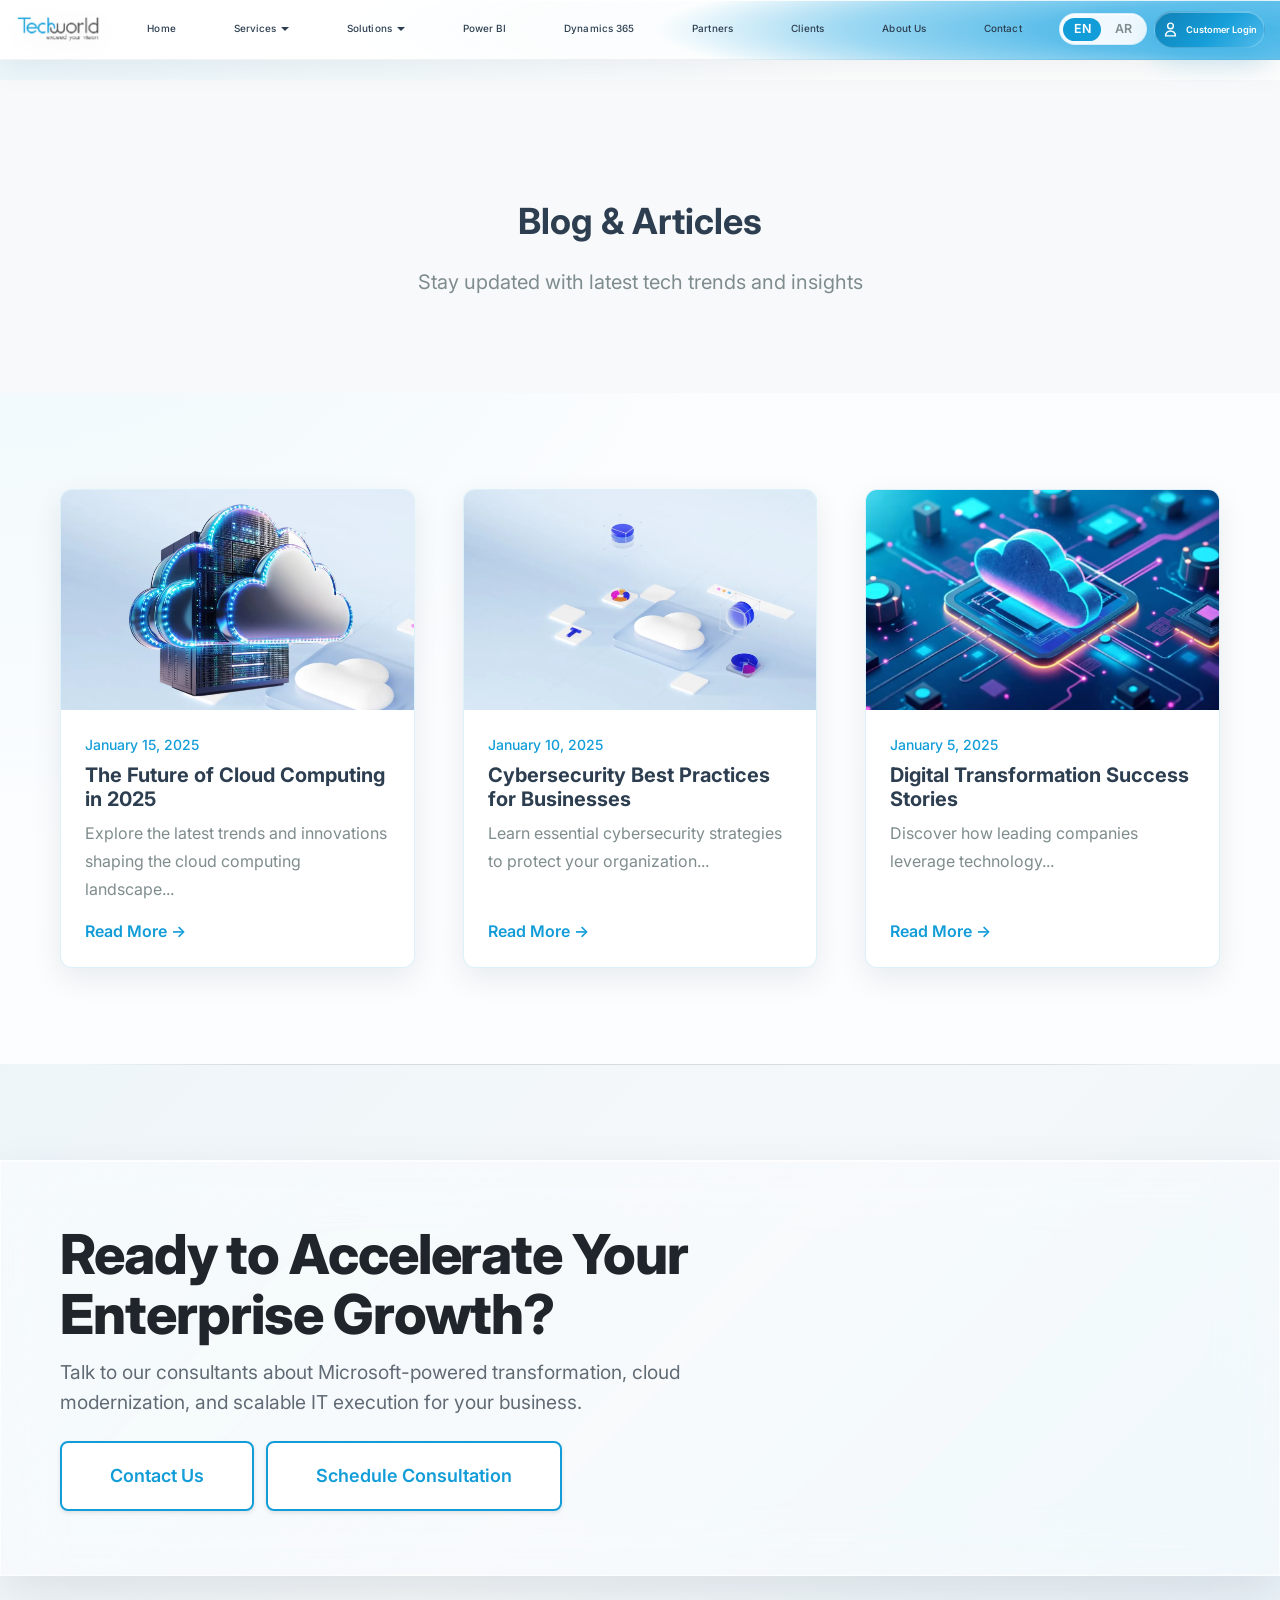
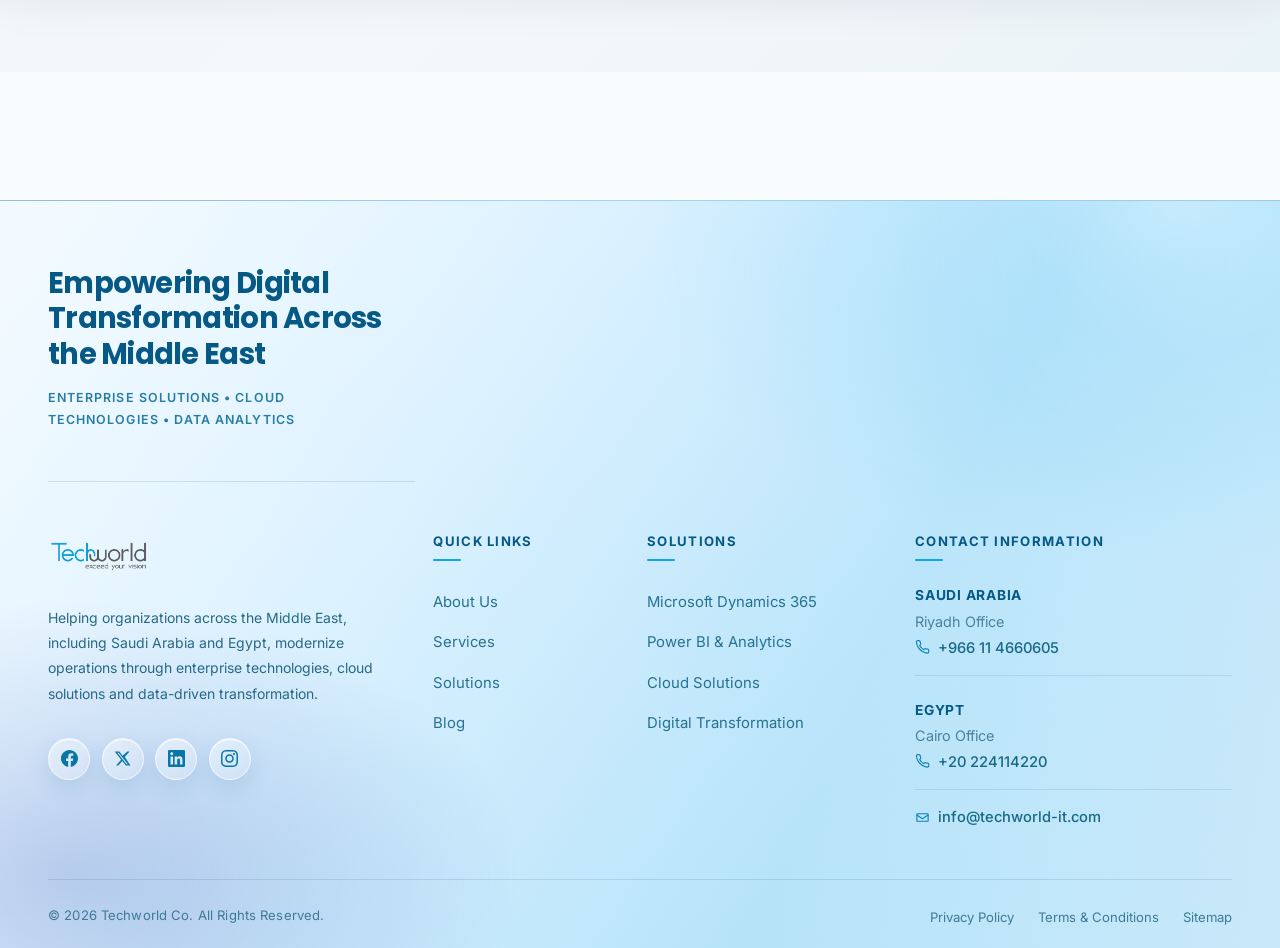
<file: blog.html>
<!DOCTYPE html>
<html lang="en" dir="ltr">
<head>
  <meta charset="UTF-8">
  <meta name="viewport" content="width=device-width, initial-scale=1.0">
  <title>Blog & News - Techworld</title>
  <meta name="description" content="Latest insights, news, and articles about technology and digital transformation.">
  <link rel="icon" type="image/png" href="images/favicon-32x32.png">
  <link rel="stylesheet" href="css/main.css">
</head>
<body>
  <!-- Header -->
  <header class="header">
    <div class="header-container">
      <!-- Logo -->
      <a href="index.html" class="header-logo">
        <img src="images/logo.png" alt="Techworld Logo">
      </a>
      
      <!-- Navigation -->
      <nav class="nav">
        <ul class="nav-menu">
          <li class="nav-item">
            <a href="index.html" class="nav-link" data-lang-en="Home" data-lang-ar="الرئيسية">Home</a>
          </li>
          
          <li class="nav-item has-dropdown">
            <a href="#" class="nav-link dropdown-toggle" data-lang-en="Services" data-lang-ar="الخدمات">Services</a>
            <div class="mega-menu">
              <div class="mega-menu-grid">
                <div class="mega-menu-column">
                  <a href="services.html#technology" class="mega-menu-item">
                    <div class="mega-menu-icon">💻</div>
                    <div class="mega-menu-content">
                      <div class="mega-menu-title" data-lang-en="Technology Solutions" data-lang-ar="الحلول التقنية">Technology Solutions</div>
                      <div class="mega-menu-desc" data-lang-en="Advanced technology to modernize your business" data-lang-ar="تقنية متقدمة لتحديث أعمالك">Advanced technology to modernize your business</div>
                    </div>
                  </a>
                  
                  <a href="services.html#it-infrastructure" class="mega-menu-item">
                    <div class="mega-menu-icon">🖥️</div>
                    <div class="mega-menu-content">
                      <div class="mega-menu-title" data-lang-en="IT Infrastructure" data-lang-ar="البنية التحتية">IT Infrastructure</div>
                      <div class="mega-menu-desc" data-lang-en="Robust and scalable infrastructure solutions" data-lang-ar="حلول بنية تحتية قوية وقابلة للتوسع">Robust and scalable infrastructure solutions</div>
                    </div>
                  </a>
                  
                  <a href="services.html#web-design" class="mega-menu-item">
                    <div class="mega-menu-icon">🎨</div>
                    <div class="mega-menu-content">
                      <div class="mega-menu-title" data-lang-en="Web Design" data-lang-ar="تصميم المواقع">Web Design</div>
                      <div class="mega-menu-desc" data-lang-en="Creative and responsive web solutions" data-lang-ar="حلول ويب إبداعية ومتجاوبة">Creative and responsive web solutions</div>
                    </div>
                  </a>
                </div>
                
                <div class="mega-menu-column">
                  <a href="services.html#software-development" class="mega-menu-item">
                    <div class="mega-menu-icon">⚙️</div>
                    <div class="mega-menu-content">
                      <div class="mega-menu-title" data-lang-en="Software Development" data-lang-ar="تطوير البرمجيات">Software Development</div>
                      <div class="mega-menu-desc" data-lang-en="Custom software for your unique needs" data-lang-ar="برمجيات مخصصة لاحتياجاتك الفريدة">Custom software for your unique needs</div>
                    </div>
                  </a>
                  
                  <a href="services.html#microsoft-cloud" class="mega-menu-item">
                    <div class="mega-menu-icon">☁️</div>
                    <div class="mega-menu-content">
                      <div class="mega-menu-title" data-lang-en="Microsoft Cloud" data-lang-ar="السحابة السحابية">Microsoft Cloud</div>
                      <div class="mega-menu-desc" data-lang-en="Azure, Office 365 & enterprise solutions" data-lang-ar="Azure و Office 365 والحلول المؤسسية">Azure, Office 365 & enterprise solutions</div>
                    </div>
                  </a>
                </div>
              </div>
            </div>
          </li>
          
          <li class="nav-item has-dropdown">
            <a href="#" class="nav-link dropdown-toggle" data-lang-en="Solutions" data-lang-ar="الحلول">Solutions</a>
            <div class="mega-menu">
              <div class="mega-menu-grid">
                <div class="mega-menu-column">
                  <a href="solutions.html#networking" class="mega-menu-item">
                    <div class="mega-menu-icon">🌐</div>
                    <div class="mega-menu-content">
                      <div class="mega-menu-title" data-lang-en="Networking" data-lang-ar="الشبكات">Networking</div>
                      <div class="mega-menu-desc" data-lang-en="Enterprise networking for seamless connectivity" data-lang-ar="شبكات مؤسسية للاتصال السلس">Enterprise networking for seamless connectivity</div>
                    </div>
                  </a>
                  
                  <a href="solutions.html#office-automation" class="mega-menu-item">
                    <div class="mega-menu-icon">🏢</div>
                    <div class="mega-menu-content">
                      <div class="mega-menu-title" data-lang-en="Office Automation" data-lang-ar="أتمتة المكاتب">Office Automation</div>
                      <div class="mega-menu-desc" data-lang-en="Streamline operations with automation" data-lang-ar="تبسيط العمليات بالأتمتة">Streamline operations with automation</div>
                    </div>
                  </a>
                  
                  <a href="solutions.html#hardware" class="mega-menu-item">
                    <div class="mega-menu-icon">🔧</div>
                    <div class="mega-menu-content">
                      <div class="mega-menu-title" data-lang-en="Hardware Solutions" data-lang-ar="حلول الأجهزة">Hardware Solutions</div>
                      <div class="mega-menu-desc" data-lang-en="Premium hardware from leading brands" data-lang-ar="أجهزة متميزة من علامات رائدة">Premium hardware from leading brands</div>
                    </div>
                  </a>
                </div>
                
                <div class="mega-menu-column">
                  <a href="solutions.html#cloud-computing" class="mega-menu-item">
                    <div class="mega-menu-icon">☁️</div>
                    <div class="mega-menu-content">
                      <div class="mega-menu-title" data-lang-en="Cloud Computing" data-lang-ar="الحوسبة السحابية">Cloud Computing</div>
                      <div class="mega-menu-desc" data-lang-en="Scalable cloud infrastructure & services" data-lang-ar="بنية تحتية سحابية قابلة للتوسع">Scalable cloud infrastructure & services</div>
                    </div>
                  </a>
                  
                  <a href="solutions.html#security" class="mega-menu-item">
                    <div class="mega-menu-icon">🔒</div>
                    <div class="mega-menu-content">
                      <div class="mega-menu-title" data-lang-en="Security Solutions" data-lang-ar="حلول الأمان">Security Solutions</div>
                      <div class="mega-menu-desc" data-lang-en="Comprehensive cybersecurity protection" data-lang-ar="حماية شاملة للأمن السيبراني">Comprehensive cybersecurity protection</div>
                    </div>
                  </a>
                </div>
              </div>
            </div>
          </li>
          
          <li class="nav-item">
            <a href="powerbi.html" class="nav-link" data-lang-en="Power BI" data-lang-ar="باور بي آي">Power BI</a>
          </li>
          
          <li class="nav-item">
            <a href="dynamics365.html" class="nav-link" data-lang-en="Dynamics 365" data-lang-ar="ديناميكس 365">Dynamics 365</a>
          </li>
          
          
          
          <li class="nav-item">
            <a href="partners.html" class="nav-link" data-lang-en="Partners" data-lang-ar="الشركاء">Partners</a>
          </li>
          
          <li class="nav-item">
            <a href="clients.html" class="nav-link" data-lang-en="Clients" data-lang-ar="العملاء">Clients</a>
          </li>
          
          <li class="nav-item">
            <a href="about.html" class="nav-link" data-lang-en="About Us" data-lang-ar="من نحن">About Us</a>
          </li>
          
          <li class="nav-item">
            <a href="contact.html" class="nav-link" data-lang-en="Contact" data-lang-ar="اتصل بنا">Contact</a>
          </li>
        </ul>
        
        <!-- Language Switcher -->
        <div class="lang-switcher">
          <button class="lang-btn active" data-lang="en">EN</button>
          <button class="lang-btn" data-lang="ar">AR</button>
        </div>
        
        <!-- Customer Login Button -->
        <a href="#login" class="header-login-btn">
          <svg class="login-icon" width="18" height="18" viewBox="0 0 24 24" fill="none" stroke="currentColor">
            <path stroke-linecap="round" stroke-linejoin="round" stroke-width="2" d="M16 7a4 4 0 11-8 0 4 4 0 018 0zM12 14a7 7 0 00-7 7h14a7 7 0 00-7-7z" />
          </svg>
          <span data-lang-en="Customer Login" data-lang-ar="تسجيل دخول العملاء">Customer Login</span>
        </a>
      </nav>
      
      <!-- Mobile Menu Toggle -->
      <button class="mobile-menu-toggle" aria-label="Toggle Menu">
        <span></span>
        <span></span>
        <span></span>
      </button>
    </div>
  </header>

  <main style="padding-top: 80px;">
    <section class="section bg-secondary"><div class="container text-center"><h1 class="text-4xl font-bold my-lg" data-lang-en="Blog & Articles" data-lang-ar="المدونة والمقالات">Blog & Articles</h1><p class="text-xl text-gray" data-lang-en="Stay updated with latest tech trends and insights" data-lang-ar="ابق على اطلاع بأحدث الاتجاهات والرؤى التقنية">Stay updated with latest tech trends and insights</p></div></section>
    
    <section class="section"><div class="container"><div class="blog-grid"><article class="blog-card"><div class="blog-card-image"><img src="images/blog/blog1.webp" alt="Blog Post" style="width: 100%; height: 220px; object-fit: cover;"></div><div class="blog-card-content"><span class="blog-card-date" data-lang-en="January 15, 2025" data-lang-ar="15 يناير 2025">January 15, 2025</span><h3 class="blog-card-title" data-lang-en="The Future of Cloud Computing in 2025" data-lang-ar="مستقبل الحوسبة السحابية في 2025">The Future of Cloud Computing in 2025</h3><p class="blog-card-excerpt" data-lang-en="Explore the latest trends and innovations shaping the cloud computing landscape..." data-lang-ar="استكشف أحدث الاتجاهات والابتكارات التي تشكل مشهد الحوسبة السحابية...">Explore the latest trends and innovations shaping the cloud computing landscape...</p><a href="#" class="blog-card-link" data-lang-en="Read More →" data-lang-ar="اقرأ المزيد ←">Read More →</a></div></article><article class="blog-card"><div class="blog-card-image"><img src="images/blog/blog2.webp" alt="Blog Post" style="width: 100%; height: 220px; object-fit: cover;"></div><div class="blog-card-content"><span class="blog-card-date" data-lang-en="January 10, 2025" data-lang-ar="10 يناير 2025">January 10, 2025</span><h3 class="blog-card-title" data-lang-en="Cybersecurity Best Practices for Businesses" data-lang-ar="أفضل ممارسات الأمن السيبراني للشركات">Cybersecurity Best Practices for Businesses</h3><p class="blog-card-excerpt" data-lang-en="Learn essential cybersecurity strategies to protect your organization..." data-lang-ar="تعلم استراتيجيات الأمن السيبراني الأساسية لحماية مؤسستك...">Learn essential cybersecurity strategies to protect your organization...</p><a href="#" class="blog-card-link" data-lang-en="Read More →" data-lang-ar="اقرأ المزيد ←">Read More →</a></div></article><article class="blog-card"><div class="blog-card-image"><img src="images/blog/blog3.webp" alt="Blog Post" style="width: 100%; height: 220px; object-fit: cover;" loading="lazy" decoding="async"></div><div class="blog-card-content"><span class="blog-card-date" data-lang-en="January 5, 2025" data-lang-ar="5 يناير 2025">January 5, 2025</span><h3 class="blog-card-title" data-lang-en="Digital Transformation Success Stories" data-lang-ar="قصص نجاح التحول الرقمي">Digital Transformation Success Stories</h3><p class="blog-card-excerpt" data-lang-en="Discover how leading companies leverage technology..." data-lang-ar="اكتشف كيف تستفيد الشركات الرائدة من التكنولوجيا...">Discover how leading companies leverage technology...</p><a href="#" class="blog-card-link" data-lang-en="Read More →" data-lang-ar="اقرأ المزيد ←">Read More →</a></div></article></div></div></section>
    <!-- CTA Banner -->
    <section class="section cta-section section-divider">
      <div class="cta-banner animate-on-scroll">
        <div class="container">
          <div class="cta-banner-content">
            <h2 class="cta-banner-title" data-lang-en="Ready to Accelerate Your Enterprise Growth?" data-lang-ar="هل أنت جاهز لتسريع نمو مؤسستك؟">Ready to Accelerate Your Enterprise Growth?</h2>
            <p class="cta-banner-text" data-lang-en="Talk to our consultants about Microsoft-powered transformation, cloud modernization, and scalable IT execution for your business." data-lang-ar="تحدث مع مستشارينا حول التحول المدعوم من Microsoft وتحديث السحابة وتنفيذ تقني قابل للتوسع لأعمالك.">Talk to our consultants about Microsoft-powered transformation, cloud modernization, and scalable IT execution for your business.</p>
            <div class="cta-actions">
              <a href="contact.html" class="btn btn-light btn-lg" data-lang-en="Contact Us" data-lang-ar="تواصل معنا">Contact Us</a>
              <a href="contact.html?type=consultation" class="btn btn-outline-light btn-lg" data-lang-en="Schedule Consultation" data-lang-ar="احجز استشارة">Schedule Consultation</a>
            </div>
          </div>
        </div>
      </div>
    </section>
  </main>

  <footer class="footer">
    <div class="footer-container">
      <div class="footer-top">
        <h2 class="footer-top-title" data-lang-en="Empowering Digital Transformation Across the Middle East" data-lang-ar="تمكين التحول الرقمي في جميع أنحاء الشرق الأوسط">Empowering Digital Transformation Across the Middle East</h2>
        <p class="footer-top-subtitle" data-lang-en="Enterprise Solutions • Cloud Technologies • Data Analytics" data-lang-ar="حلول مؤسسية • تقنيات سحابية • تحليلات البيانات">Enterprise Solutions • Cloud Technologies • Data Analytics</p>
      </div>

      <div class="footer-main">
        <!-- Company Information -->
        <div class="footer-about">
          <a href="index.html" class="footer-logo">
            <img src="images/logo.png" alt="Techworld Logo">
          </a>
          <p class="footer-description" data-lang-en="Helping organizations across the Middle East, including Saudi Arabia and Egypt, modernize operations through enterprise technologies, cloud solutions and data-driven transformation." data-lang-ar="نساعد المؤسسات في جميع أنحاء الشرق الأوسط، بما في ذلك السعودية ومصر، على تحديث العمليات من خلال التقنيات المؤسسية والحلول السحابية والتحول المدفوع بالبيانات.">
            Helping organizations across the Middle East, including Saudi Arabia and Egypt, modernize operations through enterprise technologies, cloud solutions and data-driven transformation.
          </p>

          <div class="footer-social" aria-label="Social media links">
            <a href="#" class="social-link" aria-label="Facebook">
              <svg fill="currentColor" viewBox="0 0 24 24"><path d="M24 12.073c0-6.627-5.373-12-12-12s-12 5.373-12 12c0 5.99 4.388 10.954 10.125 11.854v-8.385H7.078v-3.47h3.047V9.43c0-3.007 1.792-4.669 4.533-4.669 1.312 0 2.686.235 2.686.235v2.953H15.83c-1.491 0-1.956.925-1.956 1.874v2.25h3.328l-.532 3.47h-2.796v8.385C19.612 23.027 24 18.062 24 12.073z"/></svg>
            </a>
            <a href="#" class="social-link" aria-label="X (formerly Twitter)">
              <svg fill="currentColor" viewBox="0 0 24 24"><path d="M18.9 2H22l-6.77 7.74L23.2 22h-6.4l-5.01-6.55L5.98 22H2.87l7.24-8.27L1 2h6.57l4.52 5.96L18.9 2zm-1.12 18.1h1.77L6.62 3.8H4.72L17.78 20.1z"/></svg>
            </a>
            <a href="#" class="social-link" aria-label="LinkedIn">
              <svg fill="currentColor" viewBox="0 0 24 24"><path d="M20.447 20.452h-3.554v-5.569c0-1.328-.027-3.037-1.852-3.037-1.853 0-2.136 1.445-2.136 2.939v5.667H9.351V9h3.414v1.561h.046c.477-.9 1.637-1.85 3.37-1.85 3.601 0 4.267 2.37 4.267 5.455v6.286zM5.337 7.433c-1.144 0-2.063-.926-2.063-2.065 0-1.138.92-2.063 2.063-2.063 1.14 0 2.064.925 2.064 2.063 0 1.139-.925 2.065-2.064 2.065zm1.782 13.019H3.555V9h3.564v11.452zM22.225 0H1.771C.792 0 0 .774 0 1.729v20.542C0 23.227.792 24 1.771 24h20.451C23.2 24 24 23.227 24 22.271V1.729C24 .774 23.2 0 22.222 0h.003z"/></svg>
            </a>
            <a href="#" class="social-link" aria-label="Instagram">
              <svg fill="currentColor" viewBox="0 0 24 24"><path d="M12 0C8.74 0 8.333.015 7.053.072 5.775.132 4.905.333 4.14.63c-.789.306-1.459.717-2.126 1.384S.935 3.35.63 4.14C.333 4.905.131 5.775.072 7.053.012 8.333 0 8.74 0 12s.015 3.667.072 4.947c.06 1.277.261 2.148.558 2.913.306.788.717 1.459 1.384 2.126.667.666 1.336 1.079 2.126 1.384.766.296 1.636.499 2.913.558C8.333 23.988 8.74 24 12 24s3.667-.015 4.947-.072c1.277-.06 2.148-.262 2.913-.558.788-.306 1.459-.718 2.126-1.384.666-.667 1.079-1.335 1.384-2.126.296-.765.499-1.636.558-2.913.06-1.28.072-1.687.072-4.947s-.015-3.667-.072-4.947c-.06-1.277-.262-2.149-.558-2.913-.306-.789-.718-1.459-1.384-2.126C21.319 1.347 20.651.935 19.86.63c-.765-.297-1.636-.499-2.913-.558C15.667.012 15.26 0 12 0zm0 2.16c3.203 0 3.585.016 4.85.071 1.17.055 1.805.249 2.227.415.562.217.96.477 1.382.896.419.42.679.819.896 1.381.164.422.36 1.057.413 2.227.057 1.266.07 1.646.07 4.85s-.015 3.585-.074 4.85c-.061 1.17-.256 1.805-.421 2.227-.224.562-.479.96-.899 1.382-.419.419-.824.679-1.38.896-.42.164-1.065.36-2.235.413-1.274.057-1.649.07-4.859.07-3.211 0-3.586-.015-4.859-.074-1.171-.061-1.816-.256-2.236-.421-.569-.224-.96-.479-1.379-.899-.421-.419-.69-.824-.9-1.38-.165-.42-.359-1.065-.42-2.235-.045-1.26-.061-1.649-.061-4.844 0-3.196.016-3.586.061-4.861.061-1.17.255-1.814.42-2.234.21-.57.479-.96.9-1.381.419-.419.81-.689 1.379-.898.42-.166 1.051-.361 2.221-.421 1.275-.045 1.65-.06 4.859-.06l.045.03zm0 3.678c-3.405 0-6.162 2.76-6.162 6.162 0 3.405 2.76 6.162 6.162 6.162 3.405 0 6.162-2.76 6.162-6.162 0-3.405-2.76-6.162-6.162-6.162zM12 16c-2.21 0-4-1.79-4-4s1.79-4 4-4 4 1.79 4 4-1.79 4-4 4zm7.846-10.405c0 .795-.646 1.44-1.44 1.44-.795 0-1.44-.646-1.44-1.44 0-.794.646-1.439 1.44-1.439.793-.001 1.44.645 1.44 1.439z"/></svg>
            </a>
          </div>
        </div>

        <!-- Quick Links -->
        <div class="footer-section">
          <h3 class="footer-title" data-lang-en="Quick Links" data-lang-ar="روابط سريعة">Quick Links</h3>
          <ul class="footer-links">
            <li><a href="about.html" class="footer-link" data-lang-en="About Us" data-lang-ar="من نحن">About Us</a></li>
            <li><a href="services.html" class="footer-link" data-lang-en="Services" data-lang-ar="الخدمات">Services</a></li>
            <li><a href="solutions.html" class="footer-link" data-lang-en="Solutions" data-lang-ar="الحلول">Solutions</a></li>
            <li><a href="blog.html" class="footer-link" data-lang-en="Blog" data-lang-ar="المدونة">Blog</a></li>
          </ul>
        </div>

        <!-- Solutions -->
        <div class="footer-section">
          <h3 class="footer-title" data-lang-en="Solutions" data-lang-ar="الحلول">Solutions</h3>
          <ul class="footer-links">
            <li><a href="dynamics365.html" class="footer-link" data-lang-en="Microsoft Dynamics 365" data-lang-ar="Microsoft Dynamics 365">Microsoft Dynamics 365</a></li>
            <li><a href="powerbi.html" class="footer-link" data-lang-en="Power BI &amp; Analytics" data-lang-ar="Power BI والتحليلات">Power BI &amp; Analytics</a></li>
            <li><a href="solutions.html#cloud-computing" class="footer-link" data-lang-en="Cloud Solutions" data-lang-ar="الحلول السحابية">Cloud Solutions</a></li>
            <li><a href="services.html#software-development" class="footer-link" data-lang-en="Digital Transformation" data-lang-ar="التحول الرقمي">Digital Transformation</a></li>
          </ul>
        </div>

        <!-- Contact Information -->
        <div class="footer-section">
          <h3 class="footer-title" data-lang-en="Contact Information" data-lang-ar="معلومات التواصل">Contact Information</h3>
          <div class="footer-contact">
            <div class="footer-contact-block">
              <p class="footer-contact-country" data-lang-en="Saudi Arabia" data-lang-ar="المملكة العربية السعودية">
                <svg class="footer-contact-inline-icon" viewBox="0 0 24 24" fill="none" stroke="currentColor" stroke-width="1.8" aria-hidden="true"><path stroke-linecap="round" stroke-linejoin="round" d="M12 21s-6-5.2-6-10a6 6 0 1112 0c0 4.8-6 10-6 10z"/><circle cx="12" cy="11" r="2.5"/></svg>
                Saudi Arabia
              </p>
              <p class="footer-contact-office" data-lang-en="Riyadh Office" data-lang-ar="مكتب الرياض">
                <svg class="footer-contact-inline-icon" viewBox="0 0 24 24" fill="none" stroke="currentColor" stroke-width="1.8" aria-hidden="true"><path stroke-linecap="round" stroke-linejoin="round" d="M4 21h16M6 21V7a1 1 0 011-1h10a1 1 0 011 1v14M9 10h2m2 0h2m-6 4h2m2 0h2"/></svg>
                Riyadh Office
              </p>
              <a href="tel:+96611466060" class="footer-contact-link footer-contact-line">
                <svg class="footer-contact-inline-icon" viewBox="0 0 24 24" fill="none" stroke="currentColor" stroke-width="1.8" aria-hidden="true"><path stroke-linecap="round" stroke-linejoin="round" d="M22 16.92v2a2 2 0 01-2.18 2 19.86 19.86 0 01-8.63-3.07 19.5 19.5 0 01-6-6A19.86 19.86 0 012.3 3.18 2 2 0 014.29 1h2a2 2 0 012 1.72c.13.99.37 1.95.72 2.87a2 2 0 01-.45 2.11L7.48 8.8a16 16 0 006.72 6.72l1.1-1.1a2 2 0 012.11-.45c.92.35 1.88.59 2.87.72A2 2 0 0122 16.92z"/></svg>
                +966 11 4660605
              </a>
            </div>
            <div class="footer-contact-block">
              <p class="footer-contact-country" data-lang-en="Egypt" data-lang-ar="مصر">
                <svg class="footer-contact-inline-icon" viewBox="0 0 24 24" fill="none" stroke="currentColor" stroke-width="1.8" aria-hidden="true"><path stroke-linecap="round" stroke-linejoin="round" d="M12 21s-6-5.2-6-10a6 6 0 1112 0c0 4.8-6 10-6 10z"/><circle cx="12" cy="11" r="2.5"/></svg>
                Egypt
              </p>
              <p class="footer-contact-office" data-lang-en="Cairo Office" data-lang-ar="مكتب القاهرة">
                <svg class="footer-contact-inline-icon" viewBox="0 0 24 24" fill="none" stroke="currentColor" stroke-width="1.8" aria-hidden="true"><path stroke-linecap="round" stroke-linejoin="round" d="M4 21h16M6 21V7a1 1 0 011-1h10a1 1 0 011 1v14M9 10h2m2 0h2m-6 4h2m2 0h2"/></svg>
                Cairo Office
              </p>
              <a href="tel:+201224114220" class="footer-contact-link footer-contact-line">
                <svg class="footer-contact-inline-icon" viewBox="0 0 24 24" fill="none" stroke="currentColor" stroke-width="1.8" aria-hidden="true"><path stroke-linecap="round" stroke-linejoin="round" d="M22 16.92v2a2 2 0 01-2.18 2 19.86 19.86 0 01-8.63-3.07 19.5 19.5 0 01-6-6A19.86 19.86 0 012.3 3.18 2 2 0 014.29 1h2a2 2 0 012 1.72c.13.99.37 1.95.72 2.87a2 2 0 01-.45 2.11L7.48 8.8a16 16 0 006.72 6.72l1.1-1.1a2 2 0 012.11-.45c.92.35 1.88.59 2.87.72A2 2 0 0122 16.92z"/></svg>
                +20 224114220
              </a>
            </div>
            <a href="mailto:info@techworld-it.com" class="footer-contact-link footer-contact-line footer-contact-mail">
              <svg class="footer-contact-inline-icon" viewBox="0 0 24 24" fill="none" stroke="currentColor" stroke-width="1.8" aria-hidden="true"><path stroke-linecap="round" stroke-linejoin="round" d="M4 6h16a1 1 0 011 1v10a1 1 0 01-1 1H4a1 1 0 01-1-1V7a1 1 0 011-1z"/><path stroke-linecap="round" stroke-linejoin="round" d="M3 8l9 6 9-6"/></svg>
              info@techworld-it.com
            </a>
          </div>
        </div>
      </div>

      <div class="footer-bottom">
        <p class="footer-copyright" data-lang-en="© 2026 Techworld Co. All Rights Reserved." data-lang-ar="© 2026 شركة عالم التقنية. جميع الحقوق محفوظة.">
          © 2026 Techworld Co. All Rights Reserved.
        </p>
        <ul class="footer-bottom-links">
          <li><a href="#" class="footer-bottom-link" data-lang-en="Privacy Policy" data-lang-ar="سياسة الخصوصية">Privacy Policy</a></li>
          <li><a href="#" class="footer-bottom-link" data-lang-en="Terms &amp; Conditions" data-lang-ar="الشروط والأحكام">Terms &amp; Conditions</a></li>
          <li><a href="sitemap.xml" class="footer-bottom-link" data-lang-en="Sitemap" data-lang-ar="خريطة الموقع">Sitemap</a></li>
        </ul>
      </div>
    </div>
  </footer>
  <script src="js/main.js"></script>
  <script src="js/translations.js"></script>
</body>
</html>
</file>
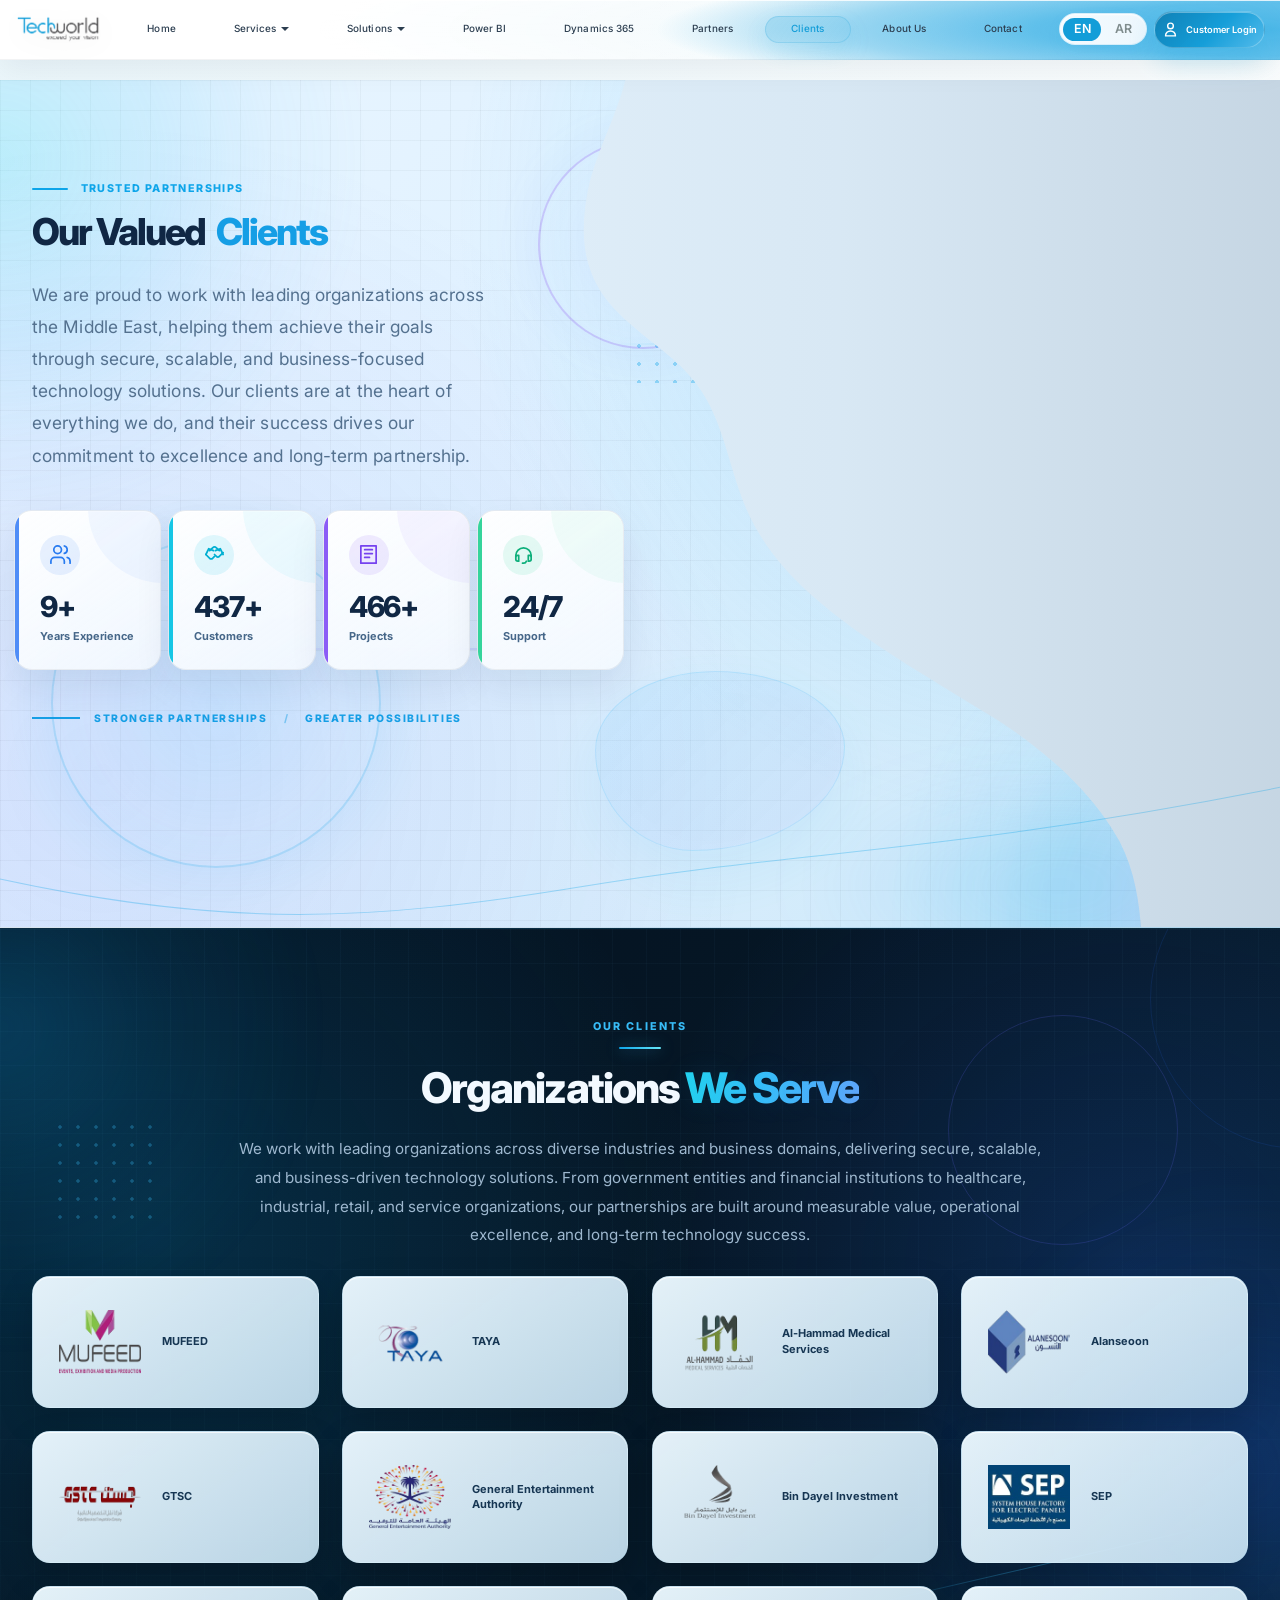
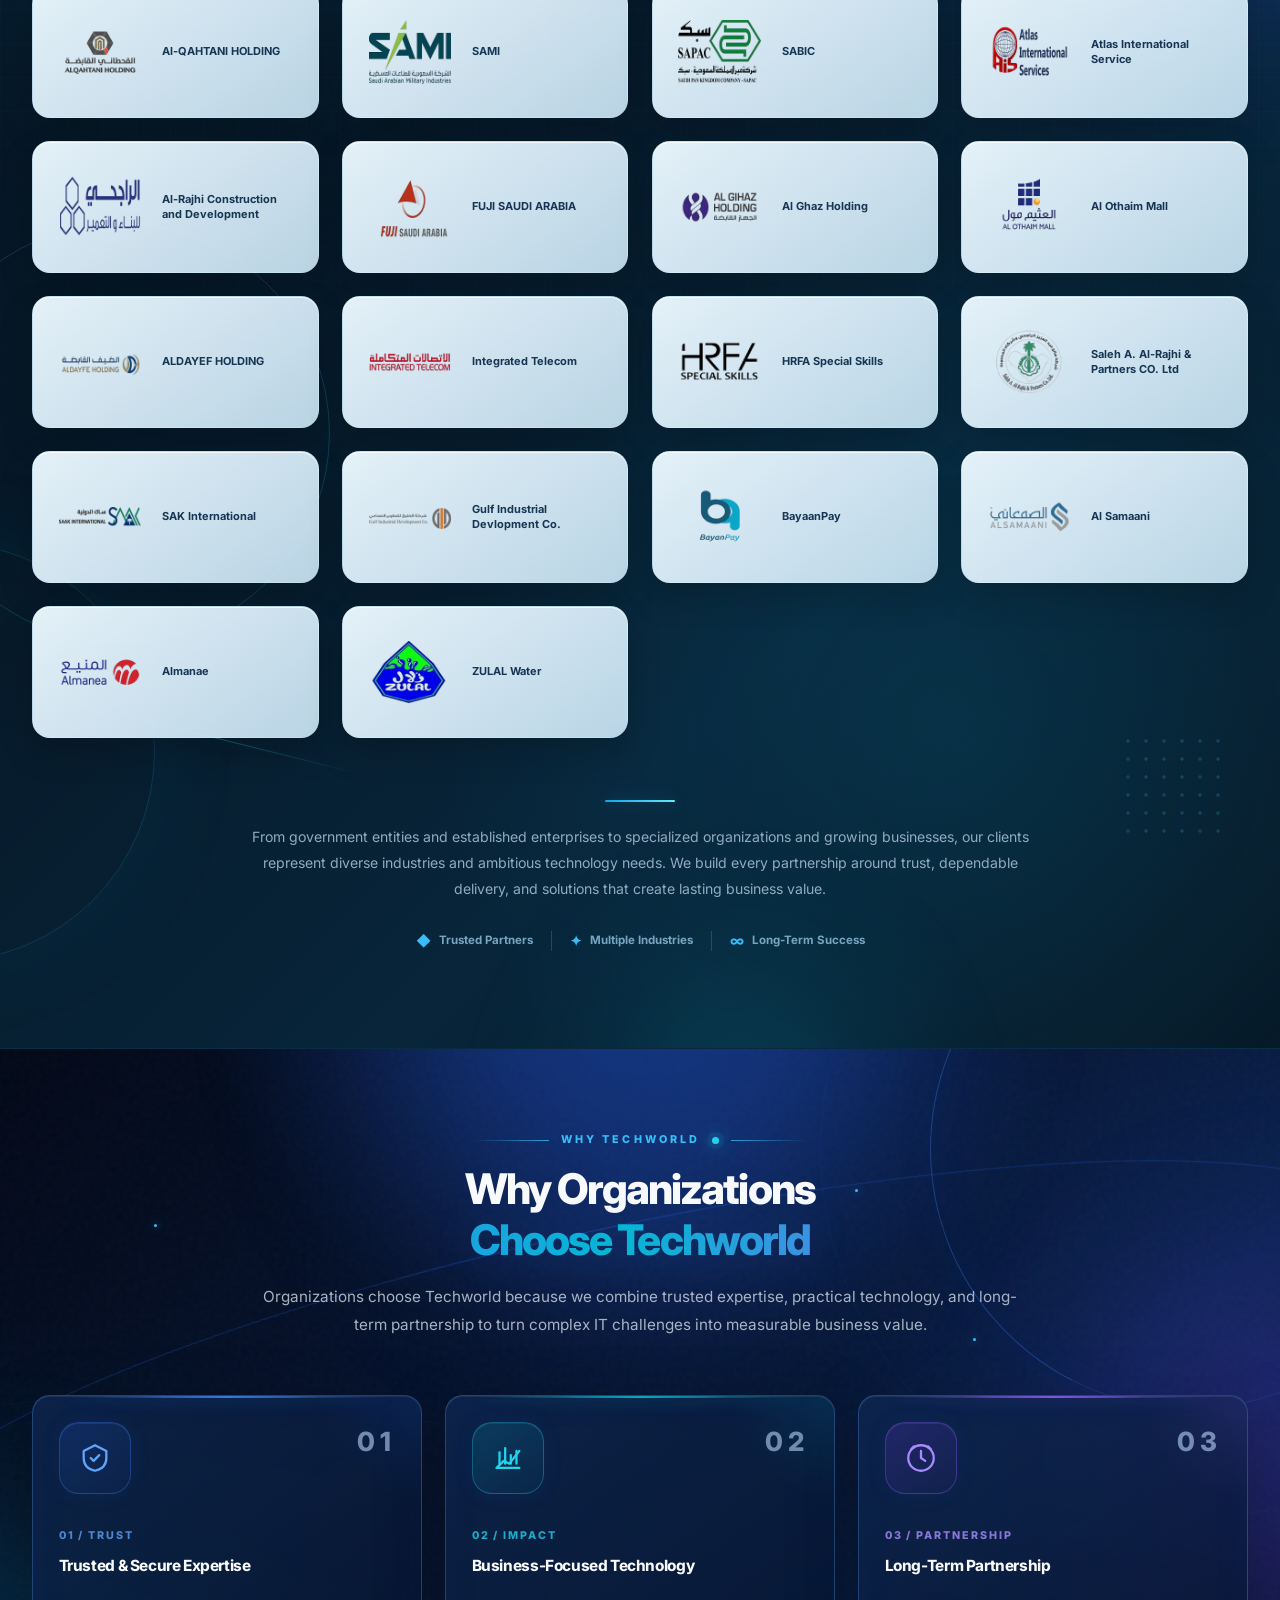
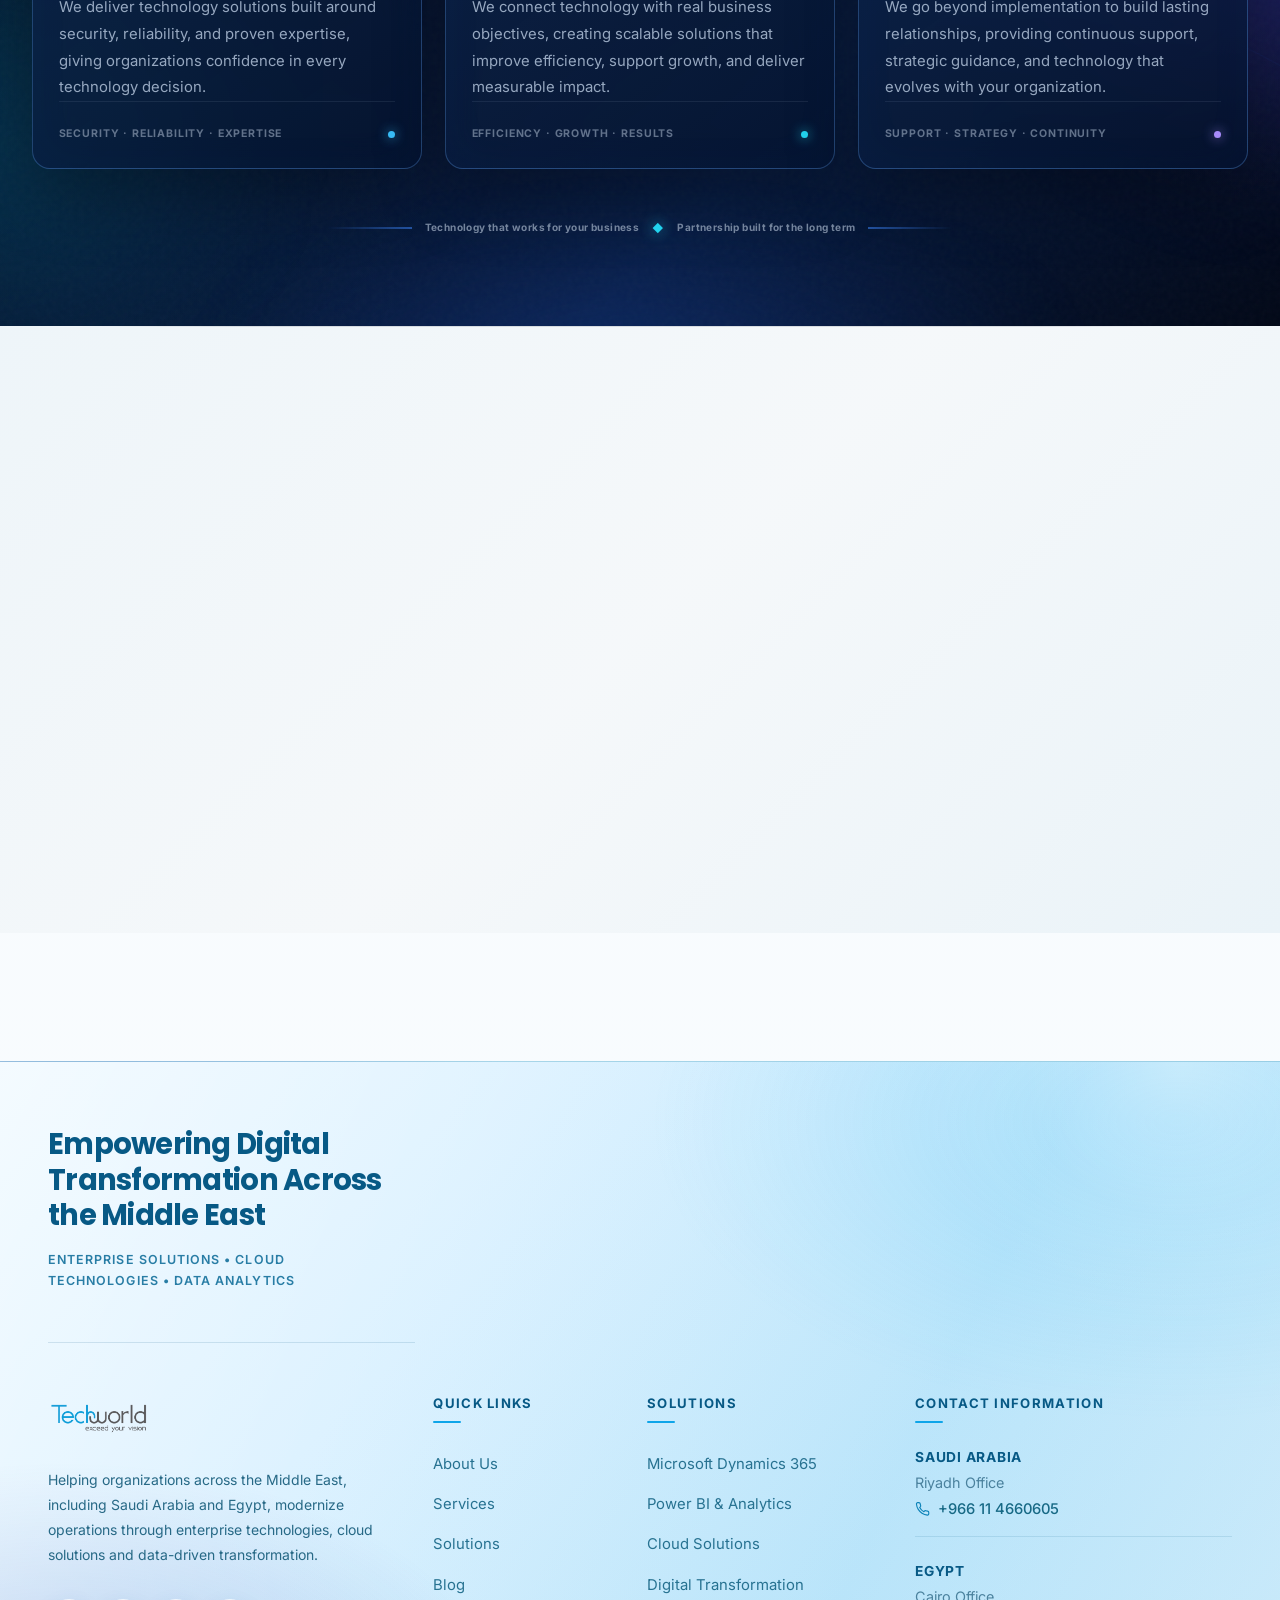
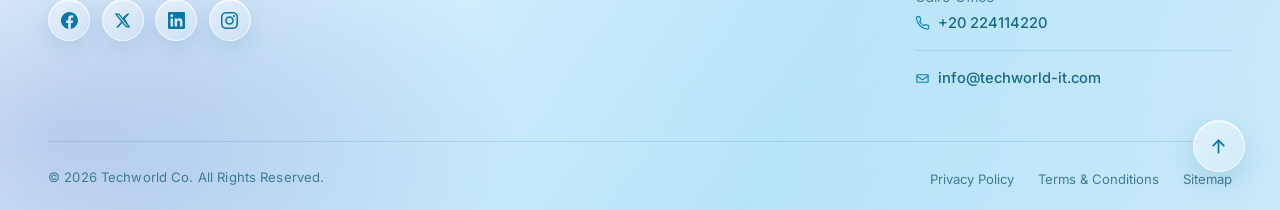
<file: clients.html>
<!DOCTYPE html>
<html lang="en" dir="ltr">
<head>
  <meta charset="UTF-8">
  <meta name="viewport" content="width=device-width, initial-scale=1.0">
  <title>Our Clients - Techworld</title>
  <meta name="description" content="Techworld serves leading organizations across the Middle East with innovative IT solutions and digital transformation services.">
  <link rel="icon" type="image/png" href="images/favicon-32x32.png">
  <link rel="stylesheet" href="css/main.css">
  <link rel="stylesheet" href="css/clients.css">
</head>
<body>
    <!-- Header -->
    
    <!--Frosted Glass & Noise-->
    
  <div class="mobile-overlay">
    <div class="mobile-overlay-noise"></div>
  </div>
  <header class="header">
    <div class="header-container">
      <!-- Logo -->
      <a href="index.html" class="header-logo">
        <img src="images/logo.png" alt="Techworld Logo">
      </a>
      
      <!-- Navigation -->
      <nav class="nav">
        <ul class="nav-menu">
          <li class="nav-item">
            <a href="index.html" class="nav-link" data-lang-en="Home" data-lang-ar="الرئيسية">Home</a>
          </li>
          
          <!-- SERVICES MEGA MENU -->
          <li class="nav-item has-dropdown">
            <a href="#" class="nav-link dropdown-toggle" data-lang-en="Services" data-lang-ar="الخدمات" aria-haspopup="true"
              aria-expanded="false">
              Services
            </a>
          
            <div class="mega-menu mega-menu-services">
              <div class="mega-layout">
          
                <div class="mega-main">
                  <div class="mega-heading">
                    <span class="mega-heading-line"></span>
                    <div>
                      <h2 data-lang-en="Our Services" data-lang-ar="خدماتنا">Our Services</h2>
                      <p data-lang-en="Innovative services to help your business grow"
                        data-lang-ar="خدمات مبتكرة لمساعدة أعمالك على النمو">
                        Innovative services to help your business grow
                      </p>
                    </div>
                  </div>
          
                  <div class="mega-cards">
          
                    <a href="services.html#technology" class="mega-card">
                      <span class="mega-icon icon-blue">
                        <svg viewBox="0 0 24 24" aria-hidden="true">
                          <rect x="3" y="4" width="18" height="13" rx="1.5" />
                          <path d="M1.5 20h21M8 17l-1 3m9-3 1 3" />
                        </svg>
                      </span>
                      <span class="mega-card-copy">
                        <span class="mega-card-title" data-lang-en="Technology Solutions" data-lang-ar="الحلول التقنية">Technology
                          Solutions</span>
                        <span class="mega-card-desc" data-lang-en="Advanced technology to modernize your business"
                          data-lang-ar="تقنيات متقدمة لتحديث أعمالك">Advanced technology to modernize your business</span>
                      </span>
                      <span class="mega-arrow" aria-hidden="true">›</span>
                    </a>
          
                    <a href="services.html#it-infrastructure" class="mega-card">
                      <span class="mega-icon icon-teal">
                        <svg viewBox="0 0 24 24" aria-hidden="true">
                          <rect x="3" y="4" width="18" height="13" rx="1.5" />
                          <path d="M8 21h8m-4-4v4M7 8h.01M10 8h7" />
                        </svg>
                      </span>
                      <span class="mega-card-copy">
                        <span class="mega-card-title" data-lang-en="IT Infrastructure"
                          data-lang-ar="البنية التحتية لتقنية المعلومات">IT Infrastructure</span>
                        <span class="mega-card-desc" data-lang-en="Robust and scalable infrastructure solutions"
                          data-lang-ar="حلول بنية تحتية قوية وقابلة للتوسع">Robust and scalable infrastructure solutions</span>
                      </span>
                      <span class="mega-arrow" aria-hidden="true">›</span>
                    </a>
          
                    <a href="services.html#web-design" class="mega-card">
                      <span class="mega-icon icon-purple">
                        <svg viewBox="0 0 24 24" aria-hidden="true">
                          <circle cx="12" cy="12" r="9" />
                          <circle cx="8" cy="9" r="1" />
                          <circle cx="14.5" cy="7.5" r="1" />
                          <circle cx="16" cy="13" r="1" />
                          <path d="M12 21v-3a2 2 0 0 0-2-2H8a2 2 0 0 1-2-2v-1" />
                        </svg>
                      </span>
                      <span class="mega-card-copy">
                        <span class="mega-card-title" data-lang-en="Web Design" data-lang-ar="تصميم المواقع">Web Design</span>
                        <span class="mega-card-desc" data-lang-en="Creative and responsive web solutions"
                          data-lang-ar="حلول ويب إبداعية ومتجاوبة">Creative and responsive web solutions</span>
                      </span>
                      <span class="mega-arrow" aria-hidden="true">›</span>
                    </a>
          
                    <a href="services.html#software-development" class="mega-card">
                      <span class="mega-icon icon-purple">
                        <svg viewBox="0 0 24 24" aria-hidden="true">
                          <path d="m8 5-7 7 7 7M16 5l7 7-7 7M14 3l-4 18" />
                        </svg>
                      </span>
                      <span class="mega-card-copy">
                        <span class="mega-card-title" data-lang-en="Software Development" data-lang-ar="تطوير البرمجيات">Software
                          Development</span>
                        <span class="mega-card-desc" data-lang-en="Custom software for your unique needs"
                          data-lang-ar="برمجيات مخصصة لاحتياجاتك الفريدة">Custom software for your unique needs</span>
                      </span>
                      <span class="mega-arrow" aria-hidden="true">›</span>
                    </a>
          
                    <a href="services.html#microsoft-cloud" class="mega-card">
                      <span class="mega-icon icon-blue">
                        <svg viewBox="0 0 24 24" aria-hidden="true">
                          <path d="M6 18h12a4 4 0 0 0 .4-8A6.5 6.5 0 0 0 6 8.5 4.8 4.8 0 0 0 6 18Z" />
                        </svg>
                      </span>
                      <span class="mega-card-copy">
                        <span class="mega-card-title" data-lang-en="Microsoft Cloud" data-lang-ar="سحابة مايكروسوفت">Microsoft
                          Cloud</span>
                        <span class="mega-card-desc" data-lang-en="Azure, Office 365 &amp; enterprise solutions"
                          data-lang-ar="Azure وOffice 365 وحلول المؤسسات">Azure, Office 365 &amp; enterprise solutions</span>
                      </span>
                      <span class="mega-arrow" aria-hidden="true">›</span>
                    </a>
          
                  </div>
                </div>
          
                <aside class="mega-promo">
                  <div class="mega-promo-image">
                    <img src="images/Mega-menue image.png" alt="Cloud infrastructure and data center" loading="eager">
                  </div>
                  <div class="mega-promo-content">
                    <p class="mega-eyebrow" data-lang-en="BUILD A STRONGER DIGITAL FUTURE"
                      data-lang-ar="ابنِ مستقبلًا رقميًا أقوى">
                      BUILD A STRONGER DIGITAL FUTURE
                    </p>
                    <h3 data-lang-en="Technology that works for you" data-lang-ar="تقنية تعمل من أجلك">
                      Technology that works for you
                    </h3>
                    <p class="mega-promo-desc"
                      data-lang-en="From cloud to security, we deliver integrated IT solutions that keep your business ahead."
                      data-lang-ar="من الحوسبة السحابية إلى الأمان، نقدم حلول تقنية متكاملة تساعد أعمالك على التقدم.">
                      From cloud to security, we deliver integrated IT solutions that keep your business ahead.
                    </p>
                    <a class="mega-learn-more" href="services.html">
                      <span data-lang-en="Learn More" data-lang-ar="اعرف المزيد">Learn More</span>
                      <svg viewBox="0 0 24 24" aria-hidden="true">
                        <path d="M5 12h14m-6-6 6 6-6 6" />
                      </svg>
                    </a>
                  </div>
                </aside>
          
              </div>
            </div>
          </li>
          
          
          <!-- SOLUTIONS MEGA MENU -->
          <li class="nav-item has-dropdown">
            <a href="#" class="nav-link dropdown-toggle" data-lang-en="Solutions" data-lang-ar="الحلول" aria-haspopup="true"
              aria-expanded="false">
              Solutions
            </a>
          
            <div class="mega-menu mega-menu-solutions">
              <div class="mega-layout">
          
                <div class="mega-main">
                  <div class="mega-heading">
                    <span class="mega-heading-line"></span>
                    <div>
                      <h2 data-lang-en="Our Solutions" data-lang-ar="حلولنا">Our Solutions</h2>
                      <p data-lang-en="Comprehensive solutions for a smarter tomorrow"
                        data-lang-ar="حلول متكاملة من أجل مستقبل أكثر ذكاءً">
                        Comprehensive solutions for a smarter tomorrow
                      </p>
                    </div>
                  </div>
          
                  <div class="mega-cards">
          
                    <a href="solutions.html#networking" class="mega-card">
                      <span class="mega-icon icon-blue">
                        <svg viewBox="0 0 24 24" aria-hidden="true">
                          <circle cx="12" cy="12" r="10" />
                          <path d="M2 12h20M12 2a15 15 0 0 1 0 20M12 2a15 15 0 0 0 0 20M4.5 5.5h15M4.5 18.5h15" />
                        </svg>
                      </span>
                      <span class="mega-card-copy">
                        <span class="mega-card-title" data-lang-en="Networking" data-lang-ar="الشبكات">Networking</span>
                        <span class="mega-card-desc" data-lang-en="Enterprise networking for seamless connectivity"
                          data-lang-ar="شبكات مؤسسية لاتصال سلس">Enterprise networking for seamless connectivity</span>
                      </span>
                      <span class="mega-arrow" aria-hidden="true">›</span>
                    </a>
          
                    <a href="solutions.html#office-automation" class="mega-card">
                      <span class="mega-icon icon-teal">
                        <svg viewBox="0 0 24 24" aria-hidden="true">
                          <rect x="3" y="3" width="7" height="18" rx="1" />
                          <rect x="14" y="7" width="7" height="14" rx="1" />
                          <path d="M6 7h1m-1 4h1m-1 4h1m10-4h1m-1 4h1m-1 4h1M5 21h14" />
                        </svg>
                      </span>
                      <span class="mega-card-copy">
                        <span class="mega-card-title" data-lang-en="Office Automation" data-lang-ar="أتمتة المكاتب">Office
                          Automation</span>
                        <span class="mega-card-desc" data-lang-en="Streamline operations with automation"
                          data-lang-ar="بسّط عملياتك باستخدام الأتمتة">Streamline operations with automation</span>
                      </span>
                      <span class="mega-arrow" aria-hidden="true">›</span>
                    </a>
          
                    <a href="solutions.html#hardware" class="mega-card">
                      <span class="mega-icon icon-purple">
                        <svg viewBox="0 0 24 24" aria-hidden="true">
                          <rect x="3" y="3" width="18" height="8" rx="2" />
                          <rect x="3" y="13" width="18" height="8" rx="2" />
                          <path d="M7 7h.01M7 17h.01M11 7h6m-6 10h6" />
                        </svg>
                      </span>
                      <span class="mega-card-copy">
                        <span class="mega-card-title" data-lang-en="Hardware Solutions" data-lang-ar="حلول الأجهزة">Hardware
                          Solutions</span>
                        <span class="mega-card-desc" data-lang-en="Premium hardware from leading brands"
                          data-lang-ar="أجهزة متميزة من علامات تجارية رائدة">Premium hardware from leading brands</span>
                      </span>
                      <span class="mega-arrow" aria-hidden="true">›</span>
                    </a>
          
                    <a href="solutions.html#cloud-computing" class="mega-card">
                      <span class="mega-icon icon-purple">
                        <svg viewBox="0 0 24 24" aria-hidden="true">
                          <path d="M6 18h12a4 4 0 0 0 .4-8A6.5 6.5 0 0 0 6 8.5 4.8 4.8 0 0 0 6 18Z" />
                        </svg>
                      </span>
                      <span class="mega-card-copy">
                        <span class="mega-card-title" data-lang-en="Cloud Computing" data-lang-ar="الحوسبة السحابية">Cloud
                          Computing</span>
                        <span class="mega-card-desc" data-lang-en="Scalable cloud infrastructure &amp; services"
                          data-lang-ar="بنية تحتية وخدمات سحابية قابلة للتوسع">Scalable cloud infrastructure &amp; services</span>
                      </span>
                      <span class="mega-arrow" aria-hidden="true">›</span>
                    </a>
          
                    <a href="solutions.html#security" class="mega-card">
                      <span class="mega-icon icon-blue">
                        <svg viewBox="0 0 24 24" aria-hidden="true">
                          <path d="M12 22s8-4 8-11V5l-8-3-8 3v6c0 7 8 11 8 11Z" />
                          <path d="m9 12 2 2 4-4" />
                        </svg>
                      </span>
                      <span class="mega-card-copy">
                        <span class="mega-card-title" data-lang-en="Security Solutions" data-lang-ar="حلول الأمان">Security
                          Solutions</span>
                        <span class="mega-card-desc" data-lang-en="Comprehensive cybersecurity protection"
                          data-lang-ar="حماية شاملة للأمن السيبراني">Comprehensive cybersecurity protection</span>
                      </span>
                      <span class="mega-arrow" aria-hidden="true">›</span>
                    </a>
          
                  </div>
                </div>
          
                <aside class="mega-promo">
                  <div class="mega-promo-image">
                    <img src="images/Mega-menue image.png" alt="Cloud infrastructure and data center" loading="eager">
                  </div>
                  <div class="mega-promo-content">
                    <p class="mega-eyebrow" data-lang-en="BUILD A STRONGER DIGITAL FUTURE"
                      data-lang-ar="ابنِ مستقبلًا رقميًا أقوى">
                      BUILD A STRONGER DIGITAL FUTURE
                    </p>
                    <h3 data-lang-en="Technology that works for you" data-lang-ar="تقنية تعمل من أجلك">
                      Technology that works for you
                    </h3>
                    <p class="mega-promo-desc"
                      data-lang-en="From cloud to security, we deliver integrated IT solutions that keep your business ahead."
                      data-lang-ar="من الحوسبة السحابية إلى الأمان، نقدم حلول تقنية متكاملة تساعد أعمالك على التقدم.">
                      From cloud to security, we deliver integrated IT solutions that keep your business ahead.
                    </p>
                    <a class="mega-learn-more" href="solutions.html">
                      <span data-lang-en="Learn More" data-lang-ar="اعرف المزيد">Learn More</span>
                      <svg viewBox="0 0 24 24" aria-hidden="true">
                        <path d="M5 12h14m-6-6 6 6-6 6" />
                      </svg>
                    </a>
                  </div>
                </aside>
          
              </div>
            </div>
          </li>
          
          <li class="nav-item">
            <a href="powerbi.html" class="nav-link" data-lang-en="Power BI" data-lang-ar="باور بي آي">Power BI</a>
          </li>
          
          <li class="nav-item">
            <a href="dynamics365.html" class="nav-link" data-lang-en="Dynamics 365" data-lang-ar="ديناميكس 365">Dynamics 365</a>
          </li>
          
          
          
          <li class="nav-item">
            <a href="partners.html" class="nav-link" data-lang-en="Partners" data-lang-ar="الشركاء">Partners</a>
          </li>
          
          <li class="nav-item">
            <a href="clients.html" class="nav-link active" data-lang-en="Clients" data-lang-ar="العملاء">Clients</a>
          </li>
          
          <li class="nav-item">
            <a href="about.html" class="nav-link" data-lang-en="About Us" data-lang-ar="من نحن">About Us</a>
          </li>
          
          <li class="nav-item">
            <a href="contact.html" class="nav-link" data-lang-en="Contact" data-lang-ar="اتصل بنا">Contact</a>
          </li>
        </ul>
        
        <!-- Language Switcher -->
        <div class="lang-switcher">
          <button class="lang-btn active" data-lang="en">EN</button>
          <button class="lang-btn" data-lang="ar">AR</button>
        </div>
        
        <!-- Customer Login Button -->
        <a href="customer-login.html" class="header-login-btn">
          <svg class="login-icon" width="18" height="18" viewBox="0 0 24 24" fill="none" stroke="currentColor">
            <path stroke-linecap="round" stroke-linejoin="round" stroke-width="2" d="M16 7a4 4 0 11-8 0 4 4 0 018 0zM12 14a7 7 0 00-7 7h14a7 7 0 00-7-7z" />
          </svg>
          <span data-lang-en="Customer Login" data-lang-ar="تسجيل دخول العملاء">Customer Login</span>
        </a>
      </nav>
      
      <!-- Mobile Menu Toggle -->
      <button class="mobile-menu-toggle" aria-label="Toggle Menu">
        <span></span>
        <span></span>
        <span></span>
      </button>
    </div>
  </header>

  <!-- Main Content -->
  <main style="padding-top: 80px;">


<!-- =========================================================
              OUR VALUED CLIENTS 
========================================================= -->

<section class="clients-hero">

  <!-- =========================================================
       DECORATIVE BACKGROUND
  ========================================================== -->

  <div class="clients-hero-grid" aria-hidden="true"></div>

  <div class="clients-hero-glow" aria-hidden="true"></div>

  <div class="clients-hero-shapes" aria-hidden="true">

    <!-- Large Circle -->
    <span class="clients-bg-shape clients-bg-circle" aria-hidden="true"></span>

    <!-- Purple Ring -->
    <span class="clients-bg-shape clients-bg-ring" aria-hidden="true"></span>

    <!-- Cyan Blob -->
    <span class="clients-bg-shape clients-bg-blob" aria-hidden="true"></span>

    <!-- Decorative Lines -->
    <span class="clients-bg-shape clients-bg-line" aria-hidden="true"></span>

    <span class="clients-bg-shape clients-bg-line-two" aria-hidden="true"></span>

    <!-- Dot Pattern -->
    <span class="clients-bg-shape clients-bg-dots" aria-hidden="true"></span>

  </div>


  <!-- =========================================================
       MAIN WRAPPER
  ========================================================== -->

  <div class="container clients-hero-wrap">

    <!-- =====================================================
         LEFT CONTENT
    ====================================================== -->

    <div class="clients-hero-content">

      <!-- Kicker -->
      <div class="clients-hero-kicker">

        <span class="clients-kicker-line"></span>

        <span data-lang-en="Trusted Partnerships" data-lang-ar="شراكات موثوقة">
          Trusted Partnerships
        </span>

      </div>


      <!-- =================================================
           MAIN TITLE
      ================================================== -->

      <h1 class="clients-hero-title">

        <span data-lang-en="Our Valued" data-lang-ar="عملاؤنا">
          Our Valued
        </span>

        <span class="clients-title-accent" data-lang-en="Clients" data-lang-ar="الكرام">
          Clients
        </span>

      </h1>


      <!-- =================================================
           DESCRIPTION
      ================================================== -->

      <p class="clients-hero-description"
        data-lang-en="We are proud to work with leading organizations across the Middle East, helping them achieve their goals through secure, scalable, and business-focused technology solutions. Our clients are at the heart of everything we do, and their success drives our commitment to excellence and long-term partnership."
        data-lang-ar="نفخر بالعمل مع مؤسسات رائدة في جميع أنحاء الشرق الأوسط، ونساعدها على تحقيق أهدافها من خلال حلول تقنية آمنة وقابلة للتوسع وموجهة نحو تحقيق نتائج الأعمال. ويأتي عملاؤنا في قلب كل ما نقوم به، حيث يمثل نجاحهم الدافع الأساسي لالتزامنا بالتميز وبناء شراكات طويلة الأمد.">
        We are proud to work with leading organizations across the Middle East,
        helping them achieve their goals through secure, scalable, and
        business-focused technology solutions. Our clients are at the heart of
        everything we do, and their success drives our commitment to excellence
        and long-term partnership.
      </p>


      <!-- =================================================
           STATISTICS
      ================================================== -->

      <div class="clients-hero-stats">


        <!-- =================================================
             STAT 1
        ================================================== -->

        <div class="clients-stat-card clients-stat-blue">

          <div class="clients-stat-icon">

            <!-- Users Icon -->
            <svg viewBox="0 0 24 24" aria-hidden="true" focusable="false">
              <path d="M16 21v-2a4 4 0 0 0-4-4H6a4 4 0 0 0-4 4v2" />

              <circle cx="9" cy="7" r="4" />

              <path d="M22 21v-2a4 4 0 0 0-3-3.87" />

              <path d="M16 3.13a4 4 0 0 1 0 7.75" />
            </svg>

          </div>


          <strong class="clients-stat-number" data-target="10" data-suffix="+">
            0
          </strong>


          <span class="clients-stat-label" data-lang-en="Years Experience" data-lang-ar="سنوات خبرة">
            Years Experience
          </span>

        </div>


        <!-- =================================================
             STAT 2
        ================================================== -->

        <div class="clients-stat-card clients-stat-cyan">

          <div class="clients-stat-icon">

            <!-- Handshake Icon -->
            <svg viewBox="0 0 24 24" aria-hidden="true" focusable="false">

              <path d="M12 12l2 2a2 2 0 0 0 3 0l4-4" />

              <path d="M3 12l4 4a2 2 0 0 0 3 0l2-2" />

              <path d="M7 8l3-3a3 3 0 0 1 4 0l3 3" />

              <path d="M3 12l3-6 5 2" />

              <path d="M21 12l-3-6-5 2" />

            </svg>

          </div>


          <strong class="clients-stat-number" data-target="450" data-suffix="+">
            0
          </strong>


          <span class="clients-stat-label" data-lang-en="Customers" data-lang-ar="عميل">
            Customers
          </span>

        </div>


        <!-- =================================================
             STAT 3
        ================================================== -->

        <div class="clients-stat-card clients-stat-purple">

          <div class="clients-stat-icon">

            <!-- Projects Icon -->
            <svg viewBox="0 0 24 24" aria-hidden="true" focusable="false">

              <path d="M4 3h16v18H4z" />

              <path d="M8 7h8" />

              <path d="M8 11h8" />

              <path d="M8 15h5" />

            </svg>

          </div>


          <strong class="clients-stat-number" data-target="500" data-suffix="+">
            0
          </strong>


          <span class="clients-stat-label" data-lang-en="Projects" data-lang-ar="مشروع">
            Projects
          </span>

        </div>


        <!-- =================================================
             STAT 4
        ================================================== -->

        <div class="clients-stat-card clients-stat-green">

          <div class="clients-stat-icon">

            <!-- Support Icon -->
            <svg viewBox="0 0 24 24" aria-hidden="true" focusable="false">

              <path d="M4 13a8 8 0 0 1 16 0" />

              <path d="M4 13v4a2 2 0 0 0 2 2h1v-6H6a2 2 0 0 0-2 2" />

              <path d="M20 13v4a2 2 0 0 1-2 2h-1v-6h1a2 2 0 0 1 2 2" />

              <path d="M15 19a3 3 0 0 1-3 2h-1" />

            </svg>

          </div>


          <strong class="clients-stat-number clients-stat-static" data-value="24/7">
            0
          </strong>


          <span class="clients-stat-label" data-lang-en="Support" data-lang-ar="دعم">
            Support
          </span>

        </div>

      </div>


      <!-- =================================================
           BOTTOM SIGNATURE
      ================================================== -->

      <div class="clients-hero-signature">

        <span class="signature-line"></span>

        <span data-lang-en="Stronger Partnerships" data-lang-ar="شراكات أقوى">
          Stronger Partnerships
        </span>

        <span class="signature-divider" aria-hidden="true">
          /
        </span>

        <span data-lang-en="Greater Possibilities" data-lang-ar="إمكانات أكبر">
          Greater Possibilities
        </span>

      </div>

    </div>


    <!-- =====================================================
         RIGHT VISUAL
    ====================================================== -->

    <div class="clients-hero-visual">

      <!-- Curved Video Container -->
      <div class="clients-video-shape">

        <video class="clients-floating-video" autoplay muted loop playsinline preload="metadata" aria-hidden="true">
          <source src="images/customers/hero-customers.mp4" type="video/mp4">
        </video>


        <!-- Video Overlay -->
        <div class="clients-video-overlay" aria-hidden="true"></div>

      </div>


      <!-- Bottom Floating Glow -->
      <div class="clients-visual-glow" aria-hidden="true"></div>

    </div>

  </div>


  <!-- =====================================================
       BOTTOM DECORATIVE CURVE
  ====================================================== -->

  <div class="clients-bottom-curve" aria-hidden="true">

    <svg viewBox="0 0 1440 180" preserveAspectRatio="none" focusable="false">

      <path d="M0 120 C260 180 420 170 650 130 C900 85 1060 90 1440 10" fill="none" />

    </svg>

  </div>

</section>

<!-- =========================================================
          ORGANIZATIONS WE SERVE
========================================================= -->

<section class="real-clients-section" aria-labelledby="real-clients-title">

  <!-- =======================================================
       BACKGROUND
  ======================================================== -->

  <div class="real-clients-bg" aria-hidden="true">

    <div class="real-clients-grid-bg"></div>

    <div class="real-clients-glow real-glow-one"></div>
    <div class="real-clients-glow real-glow-two"></div>
    <div class="real-clients-glow real-glow-three"></div>

    <span class="real-bg-circle real-bg-circle-one"></span>
    <span class="real-bg-circle real-bg-circle-two"></span>

    <span class="real-bg-ring real-bg-ring-one"></span>
    <span class="real-bg-ring real-bg-ring-two"></span>

    <span class="real-bg-line real-bg-line-one"></span>
    <span class="real-bg-line real-bg-line-two"></span>

    <span class="real-bg-dots real-bg-dots-one"></span>
    <span class="real-bg-dots real-bg-dots-two"></span>

  </div>


  <!-- =======================================================
       MAIN CONTAINER
  ======================================================== -->

  <div class="container real-clients-container">


    <!-- =====================================================
         HEADER
    ====================================================== -->

    <header class="real-clients-head">

      <!-- Kicker -->

      <div class="real-clients-kicker real-clients-reveal">

        <span class="real-clients-kicker-line"></span>

        <span data-lang-en="OUR CLIENTS" data-lang-ar="عملاؤنا">
          OUR CLIENTS
        </span>

      </div>


      <!-- Main Title -->

      <h2 id="real-clients-title" class="real-clients-title real-clients-title-reveal">

        <span data-lang-en="Organizations" data-lang-ar="المؤسسات">
          Organizations
        </span>

        <span class="real-clients-title-accent" data-lang-en="We Serve" data-lang-ar="التي نخدمها">
          We Serve
        </span>

      </h2>


      <!-- Description -->

      <p class="real-clients-description real-clients-reveal"
        data-lang-en="We work with leading organizations across diverse industries and business domains, delivering secure, scalable, and business-driven technology solutions. From government entities and financial institutions to healthcare, industrial, retail, and service organizations, our partnerships are built around measurable value, operational excellence, and long-term technology success."
        data-lang-ar="نعمل مع مؤسسات رائدة في قطاعات ومجالات أعمال متنوعة، ونقدم حلولًا تقنية آمنة وقابلة للتوسع ومبنية على احتياجات الأعمال. وتمتد خبراتنا لتشمل الجهات الحكومية والمؤسسات المالية وقطاعات الرعاية الصحية والصناعة والتجزئة والخدمات، مع التركيز على تحقيق قيمة ملموسة، ورفع الكفاءة التشغيلية، وبناء شراكات تقنية ناجحة ومستدامة على المدى الطويل.">
        We work with leading organizations across diverse industries and business
        domains, delivering secure, scalable, and business-driven technology
        solutions. From government entities and financial institutions to
        healthcare, industrial, retail, and service organizations, our
        partnerships are built around measurable value, operational excellence,
        and long-term technology success.
      </p>

    </header>


    <!-- =====================================================
         CLIENTS GRID
    ====================================================== -->

    <div class="real-clients-grid">


      <!-- ===================================================
           CLIENT 01 — MUFEED
      ==================================================== -->

      <article class="real-client-card" tabindex="0" data-client="MUFEED">

        <span class="real-client-label" data-lang-en="MUFEED" data-lang-ar="مفيد">
          MUFEED
        </span>

        <div class="real-client-logo">
          <img src="images/customers/Customer_1.png" alt="MUFEED">
        </div>

        <span class="real-client-name" data-lang-en="MUFEED" data-lang-ar="مفيد">
          MUFEED
        </span>



      </article>


      <!-- ===================================================
           CLIENT 02 — TAYA
      ==================================================== -->

      <article class="real-client-card" tabindex="0" data-client="TAYA">

        <span class="real-client-label" data-lang-en="TAYA" data-lang-ar="طايا">
          TAYA
        </span>

        <div class="real-client-logo">
          <img src="images/customers/Customer_2.png" alt="TAYA">
        </div>

        <span class="real-client-name" data-lang-en="TAYA" data-lang-ar="طايا">
          TAYA
        </span>


      </article>


      <!-- ===================================================
           CLIENT 03 — AL-HAMMAD
      ==================================================== -->

      <article class="real-client-card" tabindex="0" data-client="Al-Hammad Medical Services">

        <span class="real-client-label" data-lang-en="Al-Hammad Medical Services" data-lang-ar="الحماد للخدمات الطبية">
          Al-Hammad Medical Services
        </span>

        <div class="real-client-logo">
          <img src="images/customers/Customer_3.png" alt="Al-Hammad Medical Services" loading="lazy" decoding="async">
        </div>

        <span class="real-client-name" data-lang-en="Al-Hammad Medical Services" data-lang-ar="الحماد للخدمات الطبية">
          Al-Hammad Medical Services
        </span>



      </article>


      <!-- ===================================================
           CLIENT 04 — ALANSEEOON
      ==================================================== -->

      <article class="real-client-card" tabindex="0" data-client="Alanseoon">

        <span class="real-client-label" data-lang-en="Alanseoon" data-lang-ar="الأنسون">
          Alanseoon
        </span>

        <div class="real-client-logo">
          <img src="images/customers/Customer_4.png" alt="Alanseoon" loading="lazy" decoding="async">
        </div>

        <span class="real-client-name" data-lang-en="Alanseoon" data-lang-ar="الأنسون">
          Alanseoon
        </span>


      </article>


      <!-- ===================================================
           CLIENT 05 — GTSC
      ==================================================== -->

      <article class="real-client-card" tabindex="0" data-client="GTSC">

        <span class="real-client-label" data-lang-en="GTSC" data-lang-ar="جستك">
          GTSC
        </span>

        <div class="real-client-logo">
          <img src="images/customers/Customer_5.png" alt="GTSC" loading="lazy" decoding="async">
        </div>

        <span class="real-client-name" data-lang-en="GTSC" data-lang-ar="جستك">
          GOSI
        </span>


      </article>


      <!-- ===================================================
           CLIENT 06 — General Entertainment Authority
      ==================================================== -->

      <article class="real-client-card" tabindex="0" data-client="Saudi Electricity Panel">

        <span class="real-client-label" data-lang-en="General Entertainment Authority" data-lang-ar="الهيئة العامة للترفيه">
          General Entertainment Authority
        </span>

        <div class="real-client-logo">
          <img src="images/customers/Customer_6.png" alt="General Entertainment Authority" loading="lazy" decoding="async">
        </div>

        <span class="real-client-name" data-lang-en="General Entertainment Authority" data-lang-ar="الهيئة العامة للترفيه">
          General Entertainment Authority
        </span>



      </article>


      <!-- ===================================================
           CLIENT 07 — Bin Dayel Investment
      ==================================================== -->

      <article class="real-client-card" tabindex="0" data-client="Bin Dayel Investment">

        <span class="real-client-label" data-lang-en="Bin Dayel Investment" data-lang-ar="بن دايل للاستثمار">
          Bin Dayel Investment
        </span>

        <div class="real-client-logo">
          <img src="images/customers/Customer_7.png" alt="Bin Dayel Investment" loading="lazy" decoding="async">
        </div>

        <span class="real-client-name" data-lang-en="Bin Dayel Investment" data-lang-ar="بن دايل للاستثمار">
        Bin Dayel Investment
        </span>



      </article>


      <!-- ===================================================
           CLIENT 08 — SEP
      ==================================================== -->

      <article class="real-client-card" tabindex="0" data-client="SEP">

        <span class="real-client-label" data-lang-en="SEP" data-lang-ar="مصنع دار الأنظمة للوحات الكهربائية">
          SEP
        </span>

        <div class="real-client-logo">
          <img src="images/customers/Customer_8.jpg" alt="SEP" loading="lazy" decoding="async">
        </div>

        <span class="real-client-name" data-lang-en="SEP" data-lang-ar="مصنع دار الأنظمة للوحات الكهربائية">
          SEP
        </span>

      </article>


      <!-- ===================================================
           CLIENT 09 — Al-QAHTANI HOLDING
      ==================================================== -->

      <article class="real-client-card" tabindex="0" data-client="Al-QAHTANI HOLDING">

        <span class="real-client-label" data-lang-en="Al-Qemam Holding" data-lang-ar="القحطاني القابضة">
          Al-QAHTANI HOLDING
        </span>

        <div class="real-client-logo">
          <img src="images/customers/Customer_9.png" alt="Al-QAHTANI HOLDING" loading="lazy" decoding="async">
        </div>

        <span class="real-client-name" data-lang-en="Al-QAHTANI HOLDING" data-lang-ar="القحطاني القابضة">
          Al-QAHTANI HOLDING
        </span>



      </article>


      <!-- ===================================================
           CLIENT 10 — SAMI
      ==================================================== -->

      <article class="real-client-card" tabindex="0" data-client="SAMI">

        <span class="real-client-label" data-lang-en="SAMI" data-lang-ar="الشركة السعودية للصناعات العسكرية">
          SAMI
        </span>

        <div class="real-client-logo">
          <img src="images/customers/Customer_10.png" alt="SAMI" loading="lazy" decoding="async">
        </div>

        <span class="real-client-name" data-lang-en="SAMI" data-lang-ar="الشركة السعودية للصناعات العسكرية">
          SAMI
        </span>


      </article>


      <!-- ===================================================
           CLIENT 11 — SABIC
      ==================================================== -->

      <article class="real-client-card" tabindex="0" data-client="SABIC">

        <span class="real-client-label" data-lang-en="SABIC" data-lang-ar="شركة عبر المملكة السعودية">
          SABIC
        </span>

        <div class="real-client-logo">
          <img src="images/customers/Customer_11.png" alt="SABIC" loading="lazy" decoding="async">
        </div>

        <span class="real-client-name" data-lang-en="SABIC" data-lang-ar="شركة عبر المملكة السعودية">
          SABIC
        </span>

      </article>


      <!-- ===================================================
           CLIENT 12 — Atlas International Service
      ==================================================== -->

      <article class="real-client-card" tabindex="0" data-client="Atlas International Service">

        <span class="real-client-label" data-lang-en="Atlas International Service" data-lang-ar="أطلس للخدمات الدولية">
           Atlas International Service
        </span>

        <div class="real-client-logo">
          <img src="images/customers/Customer_12.png" alt="Atlas International Service" loading="lazy" decoding="async">
        </div>

        <span class="real-client-name" data-lang-en="Atlas International Service" data-lang-ar="أطلس للخدمات الدولية">
          Atlas International Service
        </span>



      </article>


      <!-- ===================================================
           CLIENT 13 — Al-Rajhi Construction and Development
      ==================================================== -->

      <article class="real-client-card" tabindex="0" data-client="Al-Rajhi Construction and Development">

        <span class="real-client-label" data-lang-en="Al-Rajhi Construction and Development" data-lang-ar="الراجحي للبناء والتعمير ">
          Al-Rajhi Construction and Development
        </span>

        <div class="real-client-logo">
          <img src="images/customers/Customer_13.png" alt="Al-Rajhi Construction and Development" loading="lazy" decoding="async">
        </div>

        <span class="real-client-name" data-lang-en="Al-Rajhi Construction and Development" data-lang-ar="الراجحي للبناء والتعمير ">
          Al-Rajhi Construction and Development
        </span>


      </article>


      <!-- ===================================================
           CLIENT 14 — FUJI SAUDI ARABIA
      ==================================================== -->

      <article class="real-client-card" tabindex="0" data-client="FUJI SAUDI ARABIA">

        <span class="real-client-label" data-lang-en="FUJI SAUDI ARABIA"
          data-lang-ar="فوجي السعودية">
          FUJI SAUDI ARABIA
        </span>

        <div class="real-client-logo">
          <img src="images/customers/Customer_14.png" alt="FUJI SAUDI ARABIA" loading="lazy" decoding="async">
        </div>

        <span class="real-client-name" data-lang-en="FUJI SAUDI ARABIA" data-lang-ar="فوجي السعودية">
          FUJI SAUDI ARABIA
        </span>

      </article>


      <!-- ===================================================
           CLIENT 15 — AL GHAZ HOLDING
      ==================================================== -->

      <article class="real-client-card" tabindex="0" data-client="Al Ghaz Holding">

        <span class="real-client-label" data-lang-en="Al Ghaz Holding" data-lang-ar="الجهاز القابضة">
          Al Ghaz Holding
        </span>

        <div class="real-client-logo">
          <img src="images/customers/Customer_15.png" alt="Al Ghaz Holding" loading="lazy" decoding="async">
        </div>

        <span class="real-client-name" data-lang-en="Al Ghaz Holding" data-lang-ar="الجهاز القابضة">
          Al Ghaz Holding
        </span>
      </article>


      <!-- ===================================================
           CLIENT 16 — AL OTHAIM MALL
      ==================================================== -->

      <article class="real-client-card" tabindex="0" data-client="Al Othaim Mall">

        <span class="real-client-label" data-lang-en="Al Othaim Mall" data-lang-ar="العثيم مول">
          Al Othaim Mall
        </span>

        <div class="real-client-logo">
          <img src="images/customers/Customer_16.png" alt="Al Othaim Mall" loading="lazy" decoding="async">
        </div>

        <span class="real-client-name" data-lang-en="Al Othaim Mall" data-lang-ar="العثيم مول">
          Al Othaim Mall
        </span>

      </article>


      <!-- ===================================================
           CLIENT 17 — ALDAYEF HOLDING
      ==================================================== -->

      <article class="real-client-card" tabindex="0" data-client="ALDAYEF HOLDING">

        <span class="real-client-label" data-lang-en="ALDAYEF HOLDING" data-lang-ar="الضيف القابضة">
          ALDAYEF HOLDING
        </span>

        <div class="real-client-logo">
          <img src="images/customers/Customer_17.png" alt="ALDAYEF HOLDING" loading="lazy" decoding="async">
        </div>

        <span class="real-client-name" data-lang-en="ALDAYEF HOLDING" data-lang-ar="الضيف القابضة">
          ALDAYEF HOLDING
        </span>


      </article>


      <!-- ===================================================
           CLIENT 18 — INTEGRATED TELECOM
      ==================================================== -->

      <article class="real-client-card" tabindex="0" data-client="Integrated Telecom">

        <span class="real-client-label" data-lang-en="Integrated Telecom" data-lang-ar="الاتصالات المتكاملة">
          Integrated Telecom
        </span>

        <div class="real-client-logo">
          <img src="images/customers/Customer_18.png" alt="Integrated Telecom" loading="lazy" decoding="async">
        </div>

        <span class="real-client-name" data-lang-en="Integrated Telecom" data-lang-ar="الاتصالات المتكاملة">
          Integrated Telecom
        </span>


      </article>


      <!-- ===================================================
           CLIENT 19 — HRFA
      ==================================================== -->

      <article class="real-client-card" tabindex="0" data-client="HRFA Special Skills">

        <span class="real-client-label" data-lang-en="HRFA Special Skills" data-lang-ar="حرفة">
          HRFA Special Skills
        </span>

        <div class="real-client-logo">
          <img src="images/customers/Customer_19.png" alt="HRFA Special Skills" loading="lazy" decoding="async">
        </div>

        <span class="real-client-name" data-lang-en="HRFA Special Skills" data-lang-ar="حرفة">
          HRFA Special Skills
        </span>

      </article>


      <!-- ===================================================
           CLIENT 20 — Saleh A. Al-Rajhi & Partners CO. Ltd
      ==================================================== -->

      <article class="real-client-card" tabindex="0" data-client="Saleh A. Al-Rajhi & Partners CO. Ltd">

        <span class="real-client-label" data-lang-en="Saleh A. Al-Rajhi & Partners CO. Ltd" data-lang-ar="شركة صالح عبد العزيز الراجحي وشركاه المحدودة">
          Saleh A. Al-Rajhi & Partners CO. Ltd
        </span>

        <div class="real-client-logo">
          <img src="images/customers/Customer_20.png" alt="Saleh A. Al-Rajhi & Partners CO. Ltd" loading="lazy" decoding="async">
        </div>

        <span class="real-client-name" data-lang-en="Saleh A. Al-Rajhi & Partners CO. Ltd" data-lang-ar="شركة صالح عبد العزيز الراجحي وشركاه المحدودة">
          Saleh A. Al-Rajhi & Partners CO. Ltd
        </span>


      </article>


      <!-- ===================================================
           CLIENT 21 — SAK INTERNATIONAL
      ==================================================== -->

      <article class="real-client-card" tabindex="0" data-client="SAK International">

        <span class="real-client-label" data-lang-en="SAK International" data-lang-ar="ساك الدولية">
          SAK International
        </span>

        <div class="real-client-logo">
          <img src="images/customers/Customer_21.png" alt="SAK International" loading="lazy" decoding="async">
        </div>

        <span class="real-client-name" data-lang-en="SAK International" data-lang-ar="ساك الدولية">
          SAK International
        </span>



      </article>


      <!-- ===================================================
           CLIENT 22 — Gulf Industrial Devlopment Co.
      ==================================================== -->

      <article class="real-client-card" tabindex="0" data-client="Gulf Industrial Devlopment Co.">

        <span class="real-client-label" data-lang-en="Gulf Industrial Devlopment Co." data-lang-ar="شركة الخليج للتطوير الصناعي ">
          Gulf Industrial Devlopment Co.
        </span>

        <div class="real-client-logo">
          <img src="images/customers/Customer_22.png" alt="Gulf Industrial Devlopment Co." loading="lazy" decoding="async">
        </div>

        <span class="real-client-name" data-lang-en="Gulf Industrial Devlopment Co." data-lang-ar="شركة الخليج للتطوير الصناعي">
          Gulf Industrial Devlopment Co.
        </span>


      </article>


      <!-- ===================================================
           CLIENT 23 — BAYANPAY
      ==================================================== -->

      <article class="real-client-card" tabindex="0" data-client="BayaanPay">

        <span class="real-client-label" data-lang-en="BayaanPay" data-lang-ar="بيان باي">
          BayaanPay
        </span>

        <div class="real-client-logo">
          <img src="images/customers/Customer_23.png" alt="BayaanPay" loading="lazy" decoding="async">
        </div>

        <span class="real-client-name" data-lang-en="BayaanPay" data-lang-ar="بيان باي">
          BayaanPay
        </span>

      </article>


      <!-- ===================================================
           CLIENT 24 — AL SAMAANI
      ==================================================== -->

      <article class="real-client-card" tabindex="0" data-client="Al Samaani">

        <span class="real-client-label" data-lang-en="Al Samaani" data-lang-ar="الصمعاني">
          Al Samaani
        </span>

        <div class="real-client-logo">
          <img src="images/customers/Customer_24.png" alt="Al Samaani" loading="lazy" decoding="async">
        </div>

        <span class="real-client-name" data-lang-en="Al Samaani" data-lang-ar="الصمعاني">
          Al Samaani
        </span>

      </article>


      <!-- ===================================================
           CLIENT 25 — ALMANAE
      ==================================================== -->

      <article class="real-client-card" tabindex="0" data-client="Almanae">

        <span class="real-client-label" data-lang-en="Almanae" data-lang-ar="المنيع">
          Almanae
        </span>

        <div class="real-client-logo">
          <img src="images/customers/Customer_25.png" alt="Almanae" loading="lazy" decoding="async">
        </div>

        <span class="real-client-name" data-lang-en="Almanae" data-lang-ar="المنيع">
          Almanae
        </span>

      </article>


      <!-- ===================================================
           CLIENT 26 — ZULAL Water
      ==================================================== -->

      <article class="real-client-card" tabindex="0" data-client="ZULAL Water">

        <span class="real-client-label" data-lang-en="ZULAL Water" data-lang-ar="زلال للمياه">
          ZULAL Water
        </span>

        <div class="real-client-logo">
          <img src="images/customers/Customer_26.png" alt="ZULAL Water" loading="lazy" decoding="async">
        </div>

        <span class="real-client-name" data-lang-en="ZULAL Water" data-lang-ar="زلال للمياه">
          ZULAL Water
        </span>



      </article>


    </div>


    <!-- =====================================================
         BOTTOM MESSAGE
    ====================================================== -->

    <div class="real-clients-bottom">

      <span class="real-bottom-line"></span>

      <p class="real-clients-note real-clients-reveal"
        data-lang-en="From government entities and established enterprises to specialized organizations and growing businesses, our clients represent diverse industries and ambitious technology needs. We build every partnership around trust, dependable delivery, and solutions that create lasting business value."
        data-lang-ar="من الجهات الحكومية والمؤسسات الراسخة إلى الجهات المتخصصة والشركات المتنامية، يعكس عملاؤنا تنوعًا واسعًا في القطاعات واحتياجات تقنية طموحة. ونبني كل شراكة على الثقة، وجودة التنفيذ، وتقديم حلول تقنية تحقق قيمة مستدامة وتأثيرًا حقيقيًا على الأعمال.">
        From government entities and established enterprises to specialized
        organizations and growing businesses, our clients represent diverse
        industries and ambitious technology needs. We build every partnership
        around trust, dependable delivery, and solutions that create lasting
        business value.
      </p>


      <div class="real-client-trust">

        <span class="real-trust-item">

          <span class="real-trust-icon">◆</span>

          <span data-lang-en="Trusted Partners" data-lang-ar="شركاء موثوقون">
            Trusted Partners
          </span>

        </span>


        <span class="real-trust-divider"></span>


        <span class="real-trust-item">

          <span class="real-trust-icon">✦</span>

          <span data-lang-en="Multiple Industries" data-lang-ar="قطاعات متعددة">
            Multiple Industries
          </span>

        </span>


        <span class="real-trust-divider"></span>


        <span class="real-trust-item">

          <span class="real-trust-icon">∞</span>

          <span data-lang-en="Long-Term Success" data-lang-ar="نجاح طويل الأمد">
            Long-Term Success
          </span>

        </span>

      </div>

    </div>

  </div>

</section>



<!-- =========================================================
     WHY ORGANIZATIONS CHOOSE TECHWORLD
========================================================= -->

<section class="why-techworld-section" aria-labelledby="why-techworld-title">

  <!-- =====================================================
         BACKGROUND
    ====================================================== -->

  <div class="why-techworld-background" aria-hidden="true">

    <div class="why-techworld-noise"></div>

    <div class="why-techworld-glow why-glow-blue"></div>
    <div class="why-techworld-glow why-glow-purple"></div>
    <div class="why-techworld-glow why-glow-cyan"></div>

    <div class="why-techworld-orbit orbit-one"></div>
    <div class="why-techworld-orbit orbit-two"></div>

    <div class="why-techworld-arc arc-one"></div>
    <div class="why-techworld-arc arc-two"></div>

    <span class="why-techworld-particle particle-one"></span>
    <span class="why-techworld-particle particle-two"></span>
    <span class="why-techworld-particle particle-three"></span>
    <span class="why-techworld-particle particle-four"></span>
    <span class="why-techworld-particle particle-five"></span>

    <div class="why-techworld-floor"></div>

  </div>


  <!-- =====================================================
         MAIN CONTAINER
    ====================================================== -->

  <div class="container why-techworld-container">


    <!-- =================================================
             HEADER
        ================================================== -->

    <header class="why-techworld-header">


      <!-- Kicker -->

      <div class="why-techworld-kicker why-techworld-reveal">

        <span class="why-kicker-line"></span>

        <span data-lang-en="WHY TECHWORLD" data-lang-ar="لماذا عالم التقنية">
          WHY TECHWORLD
        </span>

        <span class="why-kicker-dot"></span>

        <span class="why-kicker-line why-kicker-line-right"></span>

      </div>


      <!-- Main Title -->

      <h2 id="why-techworld-title" class="why-techworld-title why-techworld-reveal">

        <span data-lang-en="Why Organizations" data-lang-ar="لماذا تختار المؤسسات">
          Why Organizations
        </span>

        <span class="why-techworld-title-gradient" data-lang-en="Choose Techworld" data-lang-ar="عالم التقنية">
          Choose Techworld
        </span>

      </h2>


      <!-- Description -->

      <p class="why-techworld-description why-techworld-reveal"
        data-lang-en="Organizations choose Techworld because we combine trusted expertise, practical technology, and long-term partnership to turn complex IT challenges into measurable business value."
        data-lang-ar="تختار المؤسسات عالم التقنية لأننا نجمع بين الخبرة الموثوقة والتقنيات العملية والشراكة طويلة الأمد لتحويل تحديات تقنية المعلومات المعقدة إلى قيمة ملموسة للأعمال.">

        Organizations choose Techworld because we combine trusted
        expertise, practical technology, and long-term partnership
        to turn complex IT challenges into measurable business value.

      </p>

    </header>


    <!-- =================================================
             CARDS
        ================================================== -->

    <div class="why-techworld-cards">


      <!-- =================================================
                 CARD 01
            ================================================== -->

      <article class="why-techworld-card why-card-one why-techworld-reveal" tabindex="0">

        <div class="why-card-top">

          <span class="why-card-number">
            01
          </span>

          <div class="why-card-icon">

            <svg viewBox="0 0 24 24" fill="none" stroke="currentColor" stroke-width="1.6" stroke-linecap="round"
              stroke-linejoin="round" aria-hidden="true">

              <path d="M12 3l8 4v5c0 5-3.5 8-8 9-4.5-1-8-4-8-9V7l8-4z"></path>

              <path d="M9 12l2 2 4-4"></path>

            </svg>

          </div>

        </div>


        <div class="why-card-content">

          <span class="why-card-label" data-lang-en="01 / TRUST" data-lang-ar="01 / ثقة">
            01 / TRUST
          </span>

          <h3 class="why-card-title" data-lang-en="Trusted & Secure Expertise" data-lang-ar="خبرة موثوقة وآمنة">
            Trusted &amp; Secure Expertise
          </h3>

          <p class="why-card-text"
            data-lang-en="We deliver technology solutions built around security, reliability, and proven expertise, giving organizations confidence in every technology decision."
            data-lang-ar="نقدم حلولًا تقنية ترتكز على الأمان والموثوقية والخبرة المتخصصة، مما يمنح المؤسسات الثقة في كل قرار تقني تتخذه.">

            We deliver technology solutions built around
            security, reliability, and proven expertise,
            giving organizations confidence in every
            technology decision.

          </p>

        </div>


        <div class="why-card-bottom">

          <span data-lang-en="Security · Reliability · Expertise" data-lang-ar="الأمان · الموثوقية · الخبرة">

            Security · Reliability · Expertise

          </span>

          <span class="why-card-status"></span>

        </div>

      </article>



      <!-- =================================================
                 CARD 02
            ================================================== -->

      <article class="why-techworld-card why-card-two why-techworld-reveal" tabindex="0">

        <div class="why-card-top">

          <span class="why-card-number">
            02
          </span>

          <div class="why-card-icon">

            <svg viewBox="0 0 24 24" fill="none" stroke="currentColor" stroke-width="1.6" stroke-linecap="round"
              stroke-linejoin="round" aria-hidden="true">

              <path d="M4 19h16"></path>

              <path d="M6 16V8"></path>

              <path d="M10 16V5"></path>

              <path d="M14 16v-6"></path>

              <path d="M18 16v-9"></path>

              <path d="M4 19l5-5 4 2 7-9"></path>

            </svg>

          </div>

        </div>


        <div class="why-card-content">

          <span class="why-card-label" data-lang-en="02 / IMPACT" data-lang-ar="02 / تأثير">
            02 / IMPACT
          </span>

          <h3 class="why-card-title" data-lang-en="Business-Focused Technology" data-lang-ar="تقنية تركز على الأعمال">
            Business-Focused Technology
          </h3>

          <p class="why-card-text"
            data-lang-en="We connect technology with real business objectives, creating scalable solutions that improve efficiency, support growth, and deliver measurable impact."
            data-lang-ar="نربط التقنية بأهداف الأعمال الفعلية، ونبني حلولًا قابلة للتوسع تساعد على رفع الكفاءة ودعم النمو وتحقيق أثر ملموس.">

            We connect technology with real business objectives,
            creating scalable solutions that improve efficiency,
            support growth, and deliver measurable impact.

          </p>

        </div>


        <div class="why-card-bottom">

          <span data-lang-en="Efficiency · Growth · Results" data-lang-ar="الكفاءة · النمو · النتائج">

            Efficiency · Growth · Results

          </span>

          <span class="why-card-status"></span>

        </div>

      </article>



      <!-- =================================================
                 CARD 03
            ================================================== -->

      <article class="why-techworld-card why-card-three why-techworld-reveal" tabindex="0">

        <div class="why-card-top">

          <span class="why-card-number">
            03
          </span>

          <div class="why-card-icon">

            <svg viewBox="0 0 24 24" fill="none" stroke="currentColor" stroke-width="1.6" stroke-linecap="round"
              stroke-linejoin="round" aria-hidden="true">

              <circle cx="12" cy="12" r="9"></circle>

              <path d="M12 7v5l3 2"></path>

              <path d="M7 3.8l-2 2"></path>

              <path d="M17 3.8l2 2"></path>

            </svg>

          </div>

        </div>


        <div class="why-card-content">

          <span class="why-card-label" data-lang-en="03 / PARTNERSHIP" data-lang-ar="03 / شراكة">
            03 / PARTNERSHIP
          </span>

          <h3 class="why-card-title" data-lang-en="Long-Term Partnership" data-lang-ar="شراكة طويلة الأمد">
            Long-Term Partnership
          </h3>

          <p class="why-card-text"
            data-lang-en="We go beyond implementation to build lasting relationships, providing continuous support, strategic guidance, and technology that evolves with your organization."
            data-lang-ar="نتجاوز مرحلة التنفيذ لبناء علاقات مستدامة، من خلال الدعم المستمر والتوجيه الاستراتيجي وتقنيات تتطور مع احتياجات مؤسستك.">

            We go beyond implementation to build lasting
            relationships, providing continuous support,
            strategic guidance, and technology that evolves
            with your organization.

          </p>

        </div>


        <div class="why-card-bottom">

          <span data-lang-en="Support · Strategy · Continuity" data-lang-ar="الدعم · الاستراتيجية · الاستمرارية">

            Support · Strategy · Continuity

          </span>

          <span class="why-card-status"></span>

        </div>

      </article>

    </div>


    <!-- =================================================
             BOTTOM STATEMENT
        ================================================== -->

    <div class="why-techworld-bottom why-techworld-reveal">

      <span class="why-bottom-line"></span>

      <span data-lang-en="Technology that works for your business" data-lang-ar="تقنية تعمل من أجل نجاح أعمالك">

        Technology that works for your business

      </span>

      <span class="why-bottom-diamond">
        ◆
      </span>

      <span data-lang-en="Partnership built for the long term" data-lang-ar="شراكة مبنية على الاستدامة">

        Partnership built for the long term

      </span>

      <span class="why-bottom-line"></span>

    </div>

  </div>

</section>


  <!-- CTA Banner -->
  <section class="section cta-section section-divider">
    <div class="cta-banner animate-on-scroll">
      <div class="container">
        <div class="cta-banner-content">
          <h2 class="cta-banner-title" data-lang-en="Ready to Accelerate Your Enterprise Growth?" data-lang-ar="هل أنت جاهز لتسريع نمو مؤسستك؟">Ready to Accelerate Your Enterprise Growth?</h2>
          <p class="cta-banner-text" data-lang-en="Talk to our consultants about Microsoft-powered transformation, cloud modernization, and scalable IT execution for your business." data-lang-ar="تحدث مع مستشارينا حول التحول المدعوم من Microsoft وتحديث السحابة وتنفيذ تقني قابل للتوسع لأعمالك.">Talk to our consultants about Microsoft-powered transformation, cloud modernization, and scalable IT execution for your business.</p>
          <div class="cta-actions">
            <a href="contact.html" class="btn btn-light btn-lg" data-lang-en="Contact Us" data-lang-ar="تواصل معنا">Contact Us</a>
            <a href="contact.html?type=consultation" class="btn btn-outline-light btn-lg" data-lang-en="Schedule Consultation" data-lang-ar="احجز استشارة">Schedule Consultation</a>
          </div>
        </div>
      </div>
    </div>
  </section>
  </main>

<!-- Footer -->
<footer class="footer">
  <div class="footer-container">

    <!-- Footer Top -->
    <div class="footer-top">
      <h2 class="footer-top-title" data-lang-en="Empowering Digital Transformation Across the Middle East"
        data-lang-ar="تمكين التحول الرقمي في جميع أنحاء الشرق الأوسط">
        Empowering Digital Transformation Across the Middle East
      </h2>

      <p class="footer-top-subtitle" data-lang-en="Enterprise Solutions • Cloud Technologies • Data Analytics"
        data-lang-ar="حلول مؤسسية • تقنيات سحابية • تحليلات البيانات">
        Enterprise Solutions • Cloud Technologies • Data Analytics
      </p>
    </div>


    <!-- Footer Main -->
    <div class="footer-main">

      <!-- Company Information -->
      <div class="footer-about">

        <a href="index.html" class="footer-logo">
          <img src="images/logo.png" alt="Techworld Logo">
        </a>

        <p class="footer-description"
          data-lang-en="Helping organizations across the Middle East, including Saudi Arabia and Egypt, modernize operations through enterprise technologies, cloud solutions and data-driven transformation."
          data-lang-ar="نساعد المؤسسات في جميع أنحاء الشرق الأوسط، بما في ذلك السعودية ومصر، على تحديث العمليات من خلال التقنيات المؤسسية والحلول السحابية والتحول المدفوع بالبيانات.">
          Helping organizations across the Middle East, including Saudi Arabia and Egypt, modernize operations through
          enterprise technologies, cloud solutions and data-driven transformation.
        </p>


        <!-- Social Media -->
        <div class="footer-social" aria-label="Social media links">

          <!-- Facebook -->
          <a href="#" class="social-link" aria-label="Facebook">
            <svg fill="currentColor" viewBox="0 0 24 24">
              <path
                d="M24 12.073c0-6.627-5.373-12-12-12s-12 5.373-12 12c0 5.99 4.388 10.954 10.125 11.854v-8.385H7.078v-3.47h3.047V9.43c0-3.007 1.792-4.669 4.533-4.669 1.312 0 2.686.235 2.686.235v2.953H15.83c-1.491 0-1.956.925-1.956 1.874v2.25h3.328l-.532 3.47h-2.796v8.385C19.612 23.027 24 18.062 24 12.073z" />
            </svg>
          </a>

          <!-- X -->
          <a href="#" class="social-link" aria-label="X (formerly Twitter)">
            <svg fill="currentColor" viewBox="0 0 24 24">
              <path
                d="M18.9 2H22l-6.77 7.74L23.2 22h-6.4l-5.01-6.55L5.98 22H2.87l7.24-8.27L1 2h6.57l4.52 5.96L18.9 2zm-1.12 18.1h1.77L6.62 3.8H4.72L17.78 20.1z" />
            </svg>
          </a>

          <!-- LinkedIn -->
          <a href="#" class="social-link" aria-label="LinkedIn">
            <svg fill="currentColor" viewBox="0 0 24 24">
              <path
                d="M20.447 20.452h-3.554v-5.569c0-1.328-.027-3.037-1.852-3.037-1.853 0-2.136 1.445-2.136 2.939v5.667H9.351V9h3.414v1.561h.046c.477-.9 1.637-1.85 3.37-1.85 3.601 0 4.267 2.37 4.267 5.455v6.286zM5.337 7.433c-1.144 0-2.063-.926-2.063-2.065 0-1.138.92-2.063 2.063-2.063 1.14 0 2.064.925 2.064 2.063 0 1.139-.925 2.065-2.064 2.065zm1.782 13.019H3.555V9h3.564v11.452zM22.225 0H1.771C.792 0 0 .774 0 1.729v20.542C0 23.227.792 24 1.771 24h20.451C23.2 24 24 23.227 24 22.271V1.729C24 .774 23.2 0 22.222 0h.003z" />
            </svg>
          </a>

          <!-- Instagram -->
          <a href="#" class="social-link" aria-label="Instagram">
            <svg fill="currentColor" viewBox="0 0 24 24">
              <path
                d="M12 0C8.74 0 8.333.015 7.053.072 5.775.132 4.905.333 4.14.63c-.789.306-1.459.717-2.126 1.384S.935 3.35.63 4.14C.333 4.905.131 5.775.072 7.053.012 8.333 0 8.74 0 12s.015 3.667.072 4.947c.06 1.277.261 2.148.558 2.913.306.788.717 1.459 1.384 2.126.667.666 1.336 1.079 2.126 1.384.766.296 1.636.499 2.913.558C8.333 23.988 8.74 24 12 24s3.667-.015 4.947-.072c1.277-.06 2.148-.262 2.913-.558.788-.306 1.459-.718 2.126-1.384.666-.667 1.079-1.335 1.384-2.126.296-.765.499-1.636.558-2.913.06-1.28.072-1.687.072-4.947s-.015-3.667-.072-4.947c-.06-1.277-.262-2.149-.558-2.913-.306-.789-.718-1.459-1.384-2.126C21.319 1.347 20.651.935 19.86.63c-.765-.297-1.636-.499-2.913-.558C15.667.012 15.26 0 12 0zm0 2.16c3.203 0 3.585.016 4.85.071 1.17.055 1.805.249 2.227.415.562.217.96.477 1.382.896.419.42.679.819.896 1.381.164.422.36 1.057.413 2.227.057 1.266.07 1.646.07 4.85s-.015 3.585-.074 4.85c-.061 1.17-.256 1.805-.421 2.227-.224.562-.479.96-.899 1.382-.419.419-.824.679-1.38.896-.42.164-1.065.36-2.235.413-1.274.057-1.649.07-4.859.07-3.211 0-3.586-.015-4.859-.074-1.171-.061-1.816-.256-2.236-.421-.569-.224-.96-.479-1.379-.899-.421-.419-.69-.824-.9-1.38-.165-.42-.359-1.065-.42-2.235-.045-1.26-.061-1.649-.061-4.844 0-3.196.016-3.586.061-4.861.061-1.17.255-1.814.42-2.234.21-.57.479-.96.9-1.381.419-.419.81-.689 1.379-.898.42-.166 1.051-.361 2.221-.421 1.275-.045 1.65-.06 4.859-.06l.045.03zm0 3.678c-3.405 0-6.162 2.76-6.162 6.162 0 3.405 2.76 6.162 6.162 6.162 3.405 0 6.162-2.76 6.162-6.162 0-3.405-2.76-6.162-6.162-6.162zM12 16c-2.21 0-4-1.79-4-4s1.79-4 4-4 4 1.79 4 4-1.79 4-4 4zm7.846-10.405c0 .795-.646 1.44-1.44 1.44-.795 0-1.44-.646-1.44-1.44 0-.794.646-1.439 1.44-1.439.793-.001 1.44.645 1.44 1.439z" />
            </svg>
          </a>

        </div>
      </div>


      <!-- Quick Links -->
      <div class="footer-section">
        <h3 class="footer-title" data-lang-en="Quick Links" data-lang-ar="روابط سريعة">
          Quick Links
        </h3>

        <ul class="footer-links">
          <li>
            <a href="about.html" class="footer-link" data-lang-en="About Us" data-lang-ar="من نحن">
              About Us
            </a>
          </li>

          <li>
            <a href="services.html" class="footer-link" data-lang-en="Services" data-lang-ar="الخدمات">
              Services
            </a>
          </li>

          <li>
            <a href="solutions.html" class="footer-link" data-lang-en="Solutions" data-lang-ar="الحلول">
              Solutions
            </a>
          </li>

          <li>
            <a href="blog.html" class="footer-link" data-lang-en="Blog" data-lang-ar="المدونة">
              Blog
            </a>
          </li>
        </ul>
      </div>


      <!-- Solutions -->
      <div class="footer-section">
        <h3 class="footer-title" data-lang-en="Solutions" data-lang-ar="الحلول">
          Solutions
        </h3>

        <ul class="footer-links">
          <li>
            <a href="dynamics365.html" class="footer-link" data-lang-en="Microsoft Dynamics 365"
              data-lang-ar="Microsoft Dynamics 365">
              Microsoft Dynamics 365
            </a>
          </li>

          <li>
            <a href="powerbi.html" class="footer-link" data-lang-en="Power BI &amp; Analytics"
              data-lang-ar="Power BI والتحليلات">
              Power BI &amp; Analytics
            </a>
          </li>

          <li>
            <a href="solutions.html#cloud-computing" class="footer-link" data-lang-en="Cloud Solutions"
              data-lang-ar="الحلول السحابية">
              Cloud Solutions
            </a>
          </li>

          <li>
            <a href="services.html#software-development" class="footer-link" data-lang-en="Digital Transformation"
              data-lang-ar="التحول الرقمي">
              Digital Transformation
            </a>
          </li>
        </ul>
      </div>


      <!-- Contact Information -->
      <div class="footer-section">

        <h3 class="footer-title" data-lang-en="Contact Information" data-lang-ar="معلومات التواصل">
          Contact Information
        </h3>

        <div class="footer-contact">

          <!-- Saudi Arabia -->
          <div class="footer-contact-block">

            <p class="footer-contact-country" data-lang-en="Saudi Arabia" data-lang-ar="المملكة العربية السعودية">

              <svg class="footer-contact-inline-icon" viewBox="0 0 24 24" fill="none" stroke="currentColor"
                stroke-width="1.8" aria-hidden="true">
                <path stroke-linecap="round" stroke-linejoin="round"
                  d="M12 21s-6-5.2-6-10a6 6 0 1112 0c0 4.8-6 10-6 10z" />
                <circle cx="12" cy="11" r="2.5" />
              </svg>

              Saudi Arabia
            </p>

            <p class="footer-contact-office" data-lang-en="Riyadh Office" data-lang-ar="مكتب الرياض">

              <svg class="footer-contact-inline-icon" viewBox="0 0 24 24" fill="none" stroke="currentColor"
                stroke-width="1.8" aria-hidden="true">
                <path stroke-linecap="round" stroke-linejoin="round"
                  d="M4 21h16M6 21V7a1 1 0 011-1h10a1 1 0 011 1v14M9 10h2m2 0h2m-6 4h2m2 0h2" />
              </svg>

              Riyadh Office
            </p>

            <a href="tel:+96611466060" class="footer-contact-link footer-contact-line">

              <svg class="footer-contact-inline-icon footer-phone-icon" viewBox="0 0 24 24" fill="none"
                stroke="currentColor" stroke-width="1.8" aria-hidden="true">
                <path stroke-linecap="round" stroke-linejoin="round"
                  d="M22 16.92v2a2 2 0 01-2.18 2 19.86 19.86 0 01-8.63-3.07 19.5 19.5 0 01-6-6A19.86 19.86 0 012.3 3.18 2 2 0 014.29 1h2a2 2 0 012 1.72c.13.99.37 1.95.72 2.87a2 2 0 01-.45 2.11L7.48 8.8a16 16 0 006.72 6.72l1.1-1.1a2 2 0 012.11-.45c.92.35 1.88.59 2.87.72A2 2 0 0122 16.92z" />
              </svg>

              +966 11 4660605
            </a>

          </div>


          <!-- Egypt -->
          <div class="footer-contact-block">

            <p class="footer-contact-country" data-lang-en="Egypt" data-lang-ar="مصر">

              <svg class="footer-contact-inline-icon" viewBox="0 0 24 24" fill="none" stroke="currentColor"
                stroke-width="1.8" aria-hidden="true">
                <path stroke-linecap="round" stroke-linejoin="round"
                  d="M12 21s-6-5.2-6-10a6 6 0 1112 0c0 4.8-6 10-6 10z" />
                <circle cx="12" cy="11" r="2.5" />
              </svg>

              Egypt
            </p>

            <p class="footer-contact-office" data-lang-en="Cairo Office" data-lang-ar="مكتب القاهرة">

              <svg class="footer-contact-inline-icon" viewBox="0 0 24 24" fill="none" stroke="currentColor"
                stroke-width="1.8" aria-hidden="true">
                <path stroke-linecap="round" stroke-linejoin="round"
                  d="M4 21h16M6 21V7a1 1 0 011-1h10a1 1 0 011 1v14M9 10h2m2 0h2m-6 4h2m2 0h2" />
              </svg>

              Cairo Office
            </p>

            <a href="tel:+201224114220" class="footer-contact-link footer-contact-line">

              <svg class="footer-contact-inline-icon footer-phone-icon" viewBox="0 0 24 24" fill="none"
                stroke="currentColor" stroke-width="1.8" aria-hidden="true">
                <path stroke-linecap="round" stroke-linejoin="round"
                  d="M22 16.92v2a2 2 0 01-2.18 2 19.86 19.86 0 01-8.63-3.07 19.5 19.5 0 01-6-6A19.86 19.86 0 012.3 3.18 2 2 0 014.29 1h2a2 2 0 012 1.72c.13.99.37 1.95.72 2.87a2 2 0 01-.45 2.11L7.48 8.8a16 16 0 006.72 6.72l1.1-1.1a2 2 0 012.11-.45c.92.35 1.88.59 2.87.72A2 2 0 0122 16.92z" />
              </svg>

              +20 224114220
            </a>

          </div>


          <!-- Email -->
          <a href="mailto:info@techworld-it.com" class="footer-contact-link footer-contact-line footer-contact-mail">

            <svg class="footer-contact-inline-icon" viewBox="0 0 24 24" fill="none" stroke="currentColor"
              stroke-width="1.8" aria-hidden="true">
              <path stroke-linecap="round" stroke-linejoin="round"
                d="M4 6h16a1 1 0 011 1v10a1 1 0 01-1 1H4a1 1 0 01-1-1V7a1 1 0 011-1z" />
              <path stroke-linecap="round" stroke-linejoin="round" d="M3 8l9 6 9-6" />
            </svg>

            info@techworld-it.com
          </a>

        </div>
      </div>

    </div>


    <!-- Footer Bottom -->
    <div class="footer-bottom">

      <p class="footer-copyright" data-lang-en="© 2026 Techworld Co. All Rights Reserved."
        data-lang-ar="© 2026 شركة عالم التقنية. جميع الحقوق محفوظة.">
        © 2026 Techworld Co. All Rights Reserved.
      </p>

      <ul class="footer-bottom-links">

        <li>
          <a href="#" class="footer-bottom-link" data-lang-en="Privacy Policy" data-lang-ar="سياسة الخصوصية">
            Privacy Policy
          </a>
        </li>

        <li>
          <a href="#" class="footer-bottom-link" data-lang-en="Terms &amp; Conditions" data-lang-ar="الشروط والأحكام">
            Terms &amp; Conditions
          </a>
        </li>

        <li>
          <a href="sitemap.xml" class="footer-bottom-link" data-lang-en="Sitemap" data-lang-ar="خريطة الموقع">
            Sitemap
          </a>
        </li>

      </ul>

    </div>


    <!-- Back To Top -->
    <a href="#top" class="footer-back-to-top" aria-label="Back to top" title="Back to top">

      <svg class="back-to-top-icon" viewBox="0 0 24 24" fill="none" stroke="currentColor" stroke-width="2"
        aria-hidden="true">

        <path stroke-linecap="round" stroke-linejoin="round" d="M12 19V5" />

        <path stroke-linecap="round" stroke-linejoin="round" d="M6 11l6-6 6 6" />

      </svg>

    </a>

  </div>
</footer>

  <!-- Scripts -->
  <script src="js/main.js"></script>
  <script src="js/translations.js"></script>
</body>
</html>
</file>
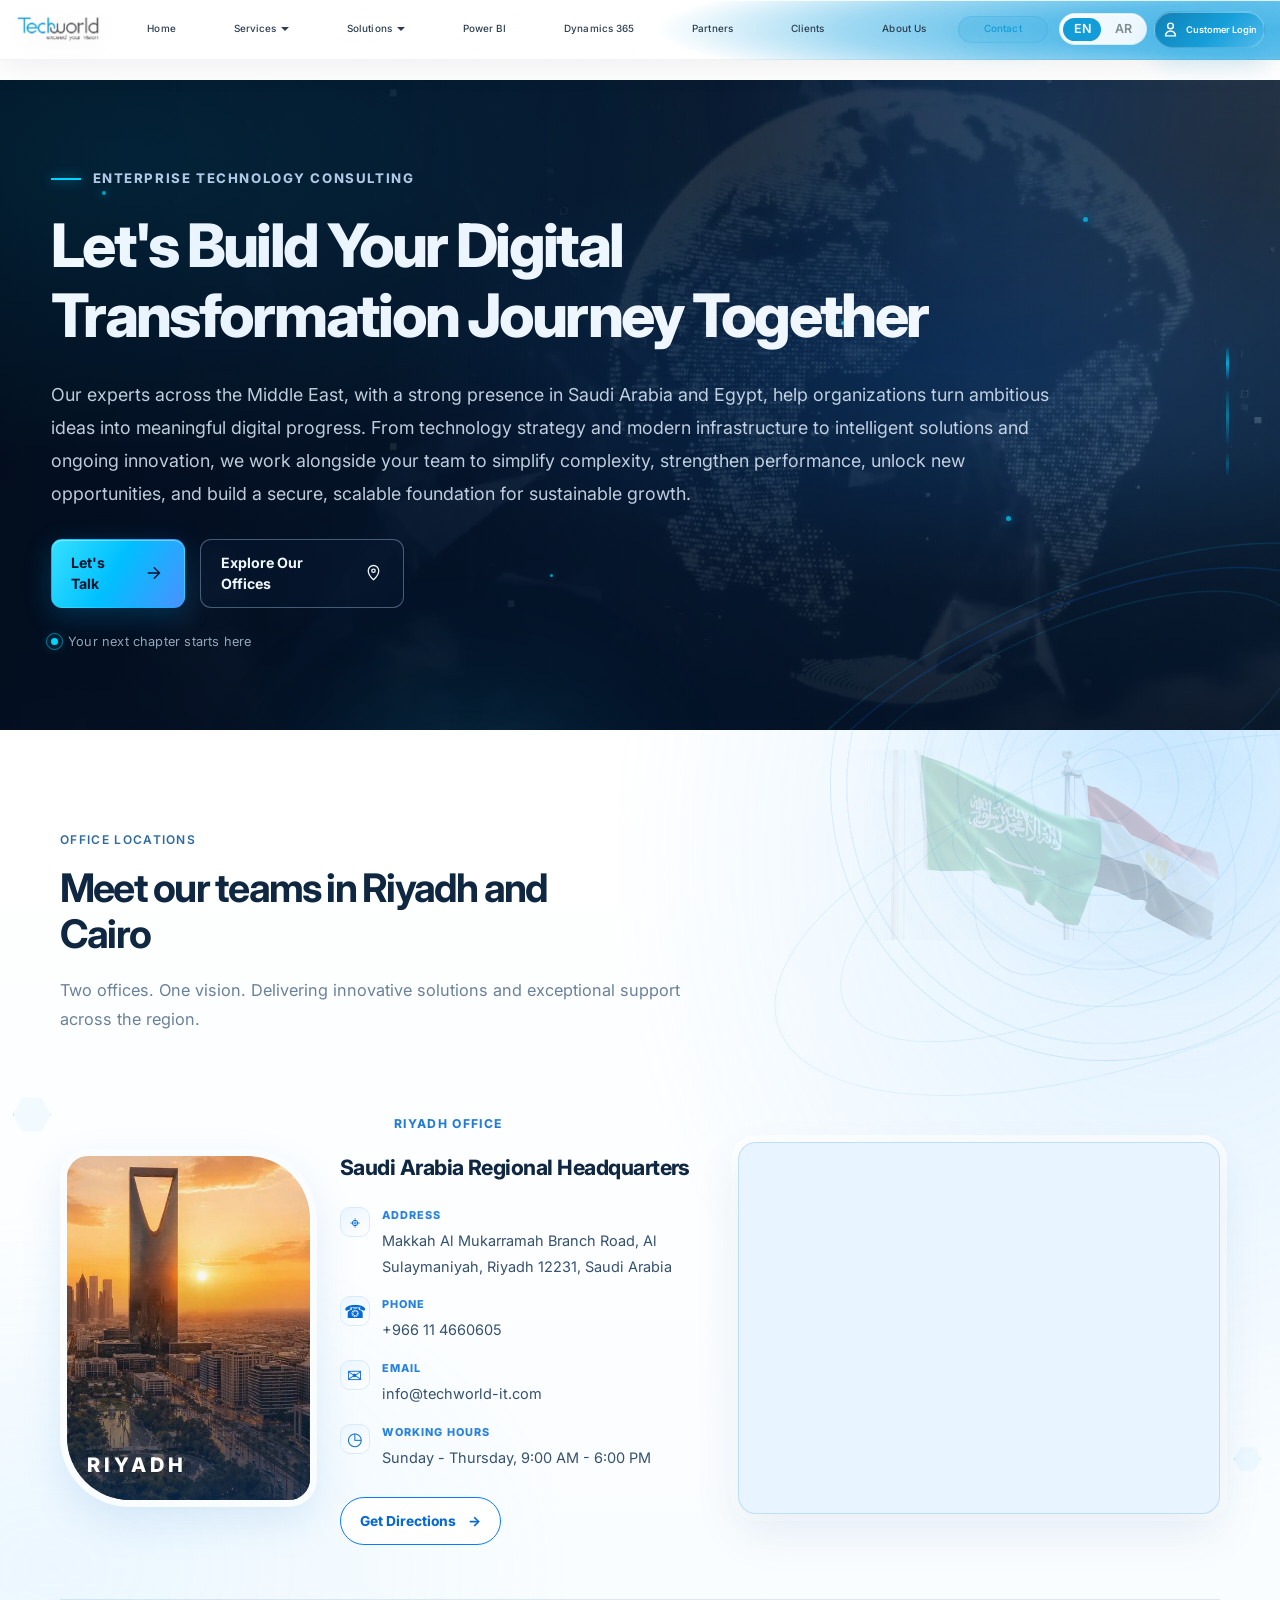
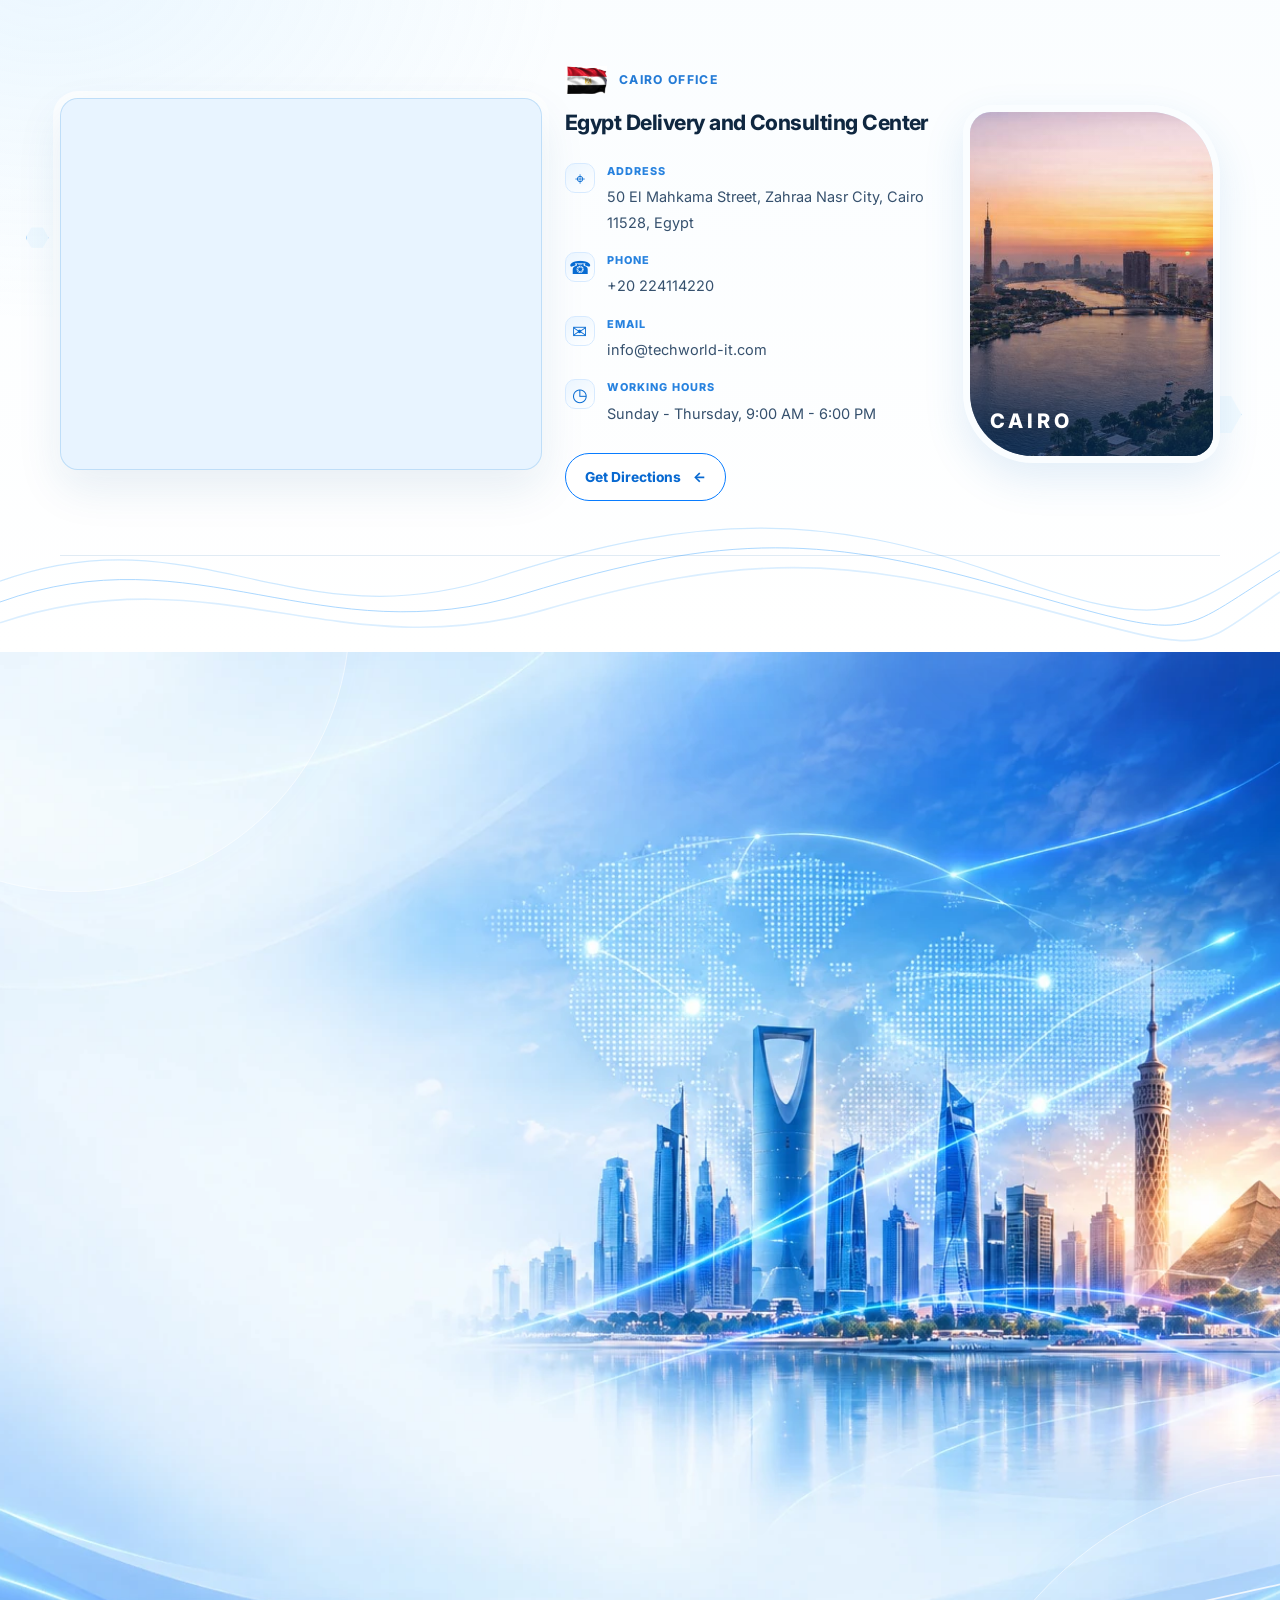
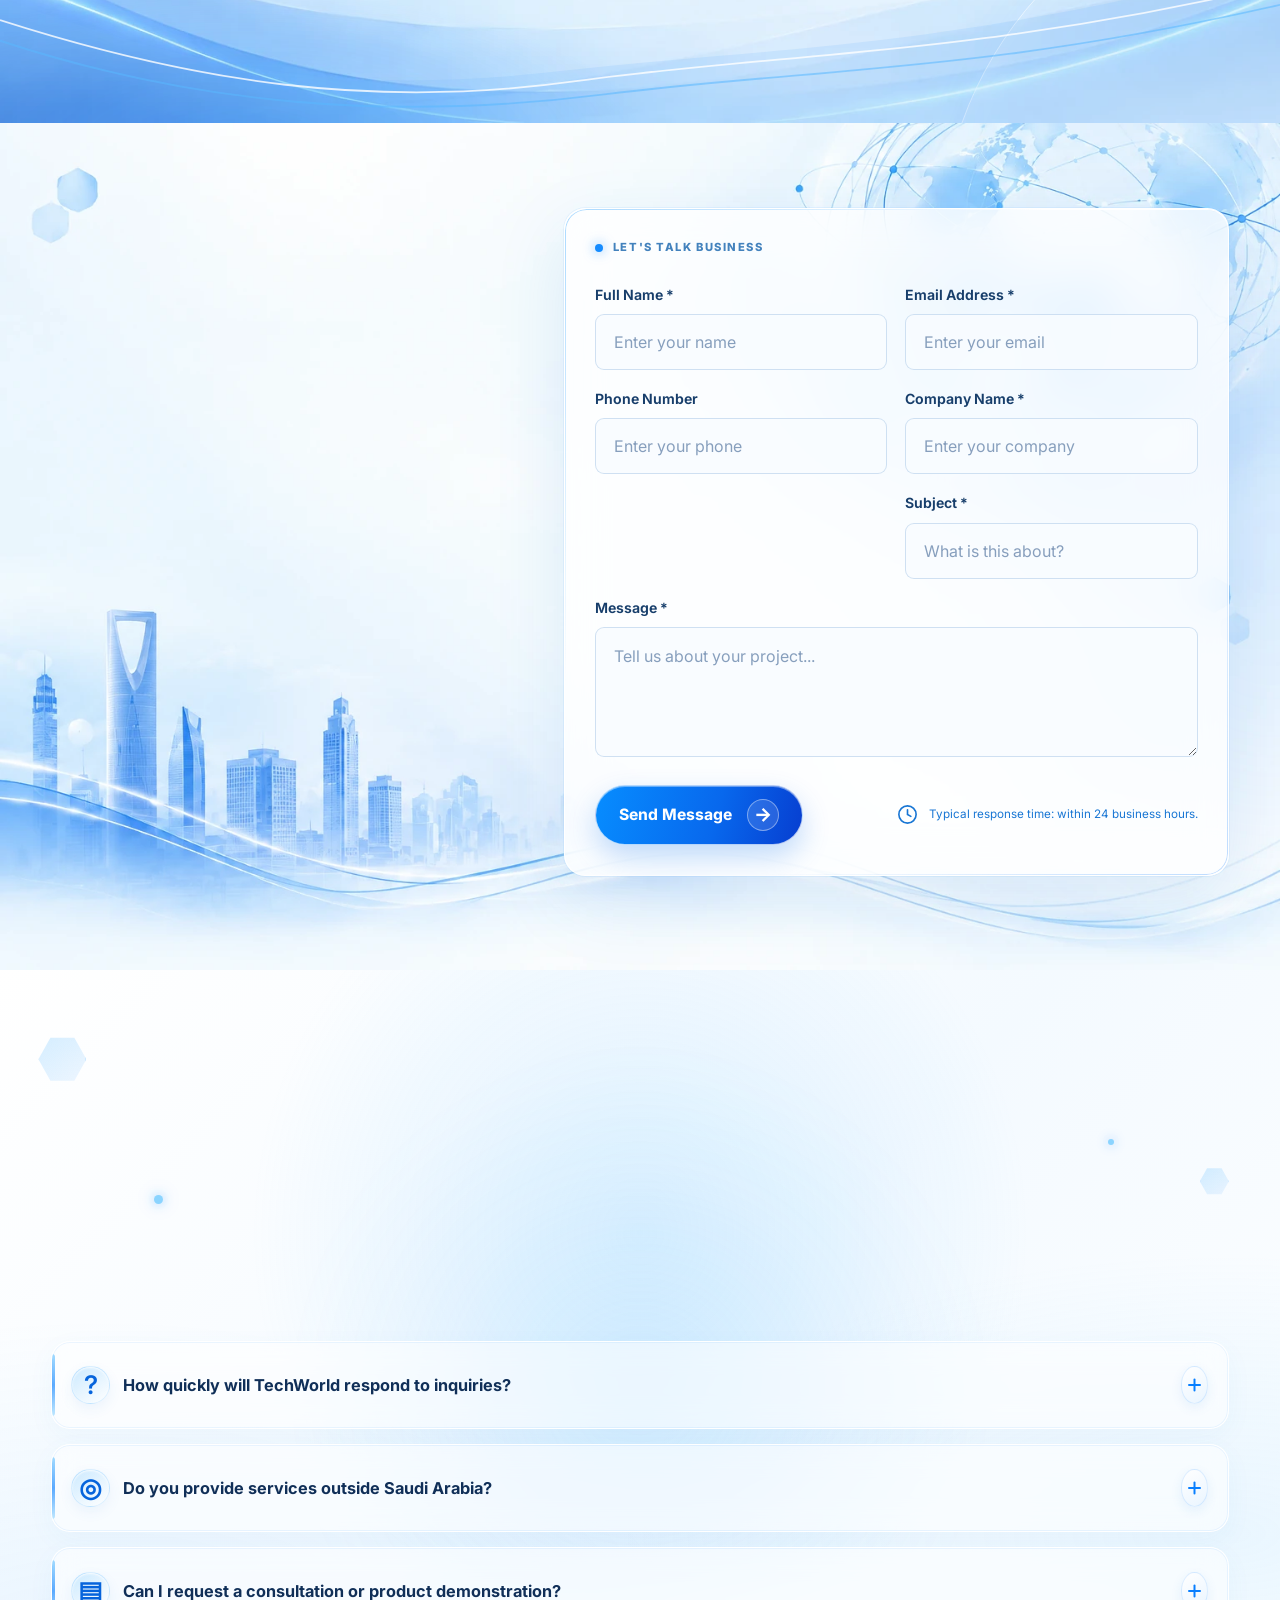
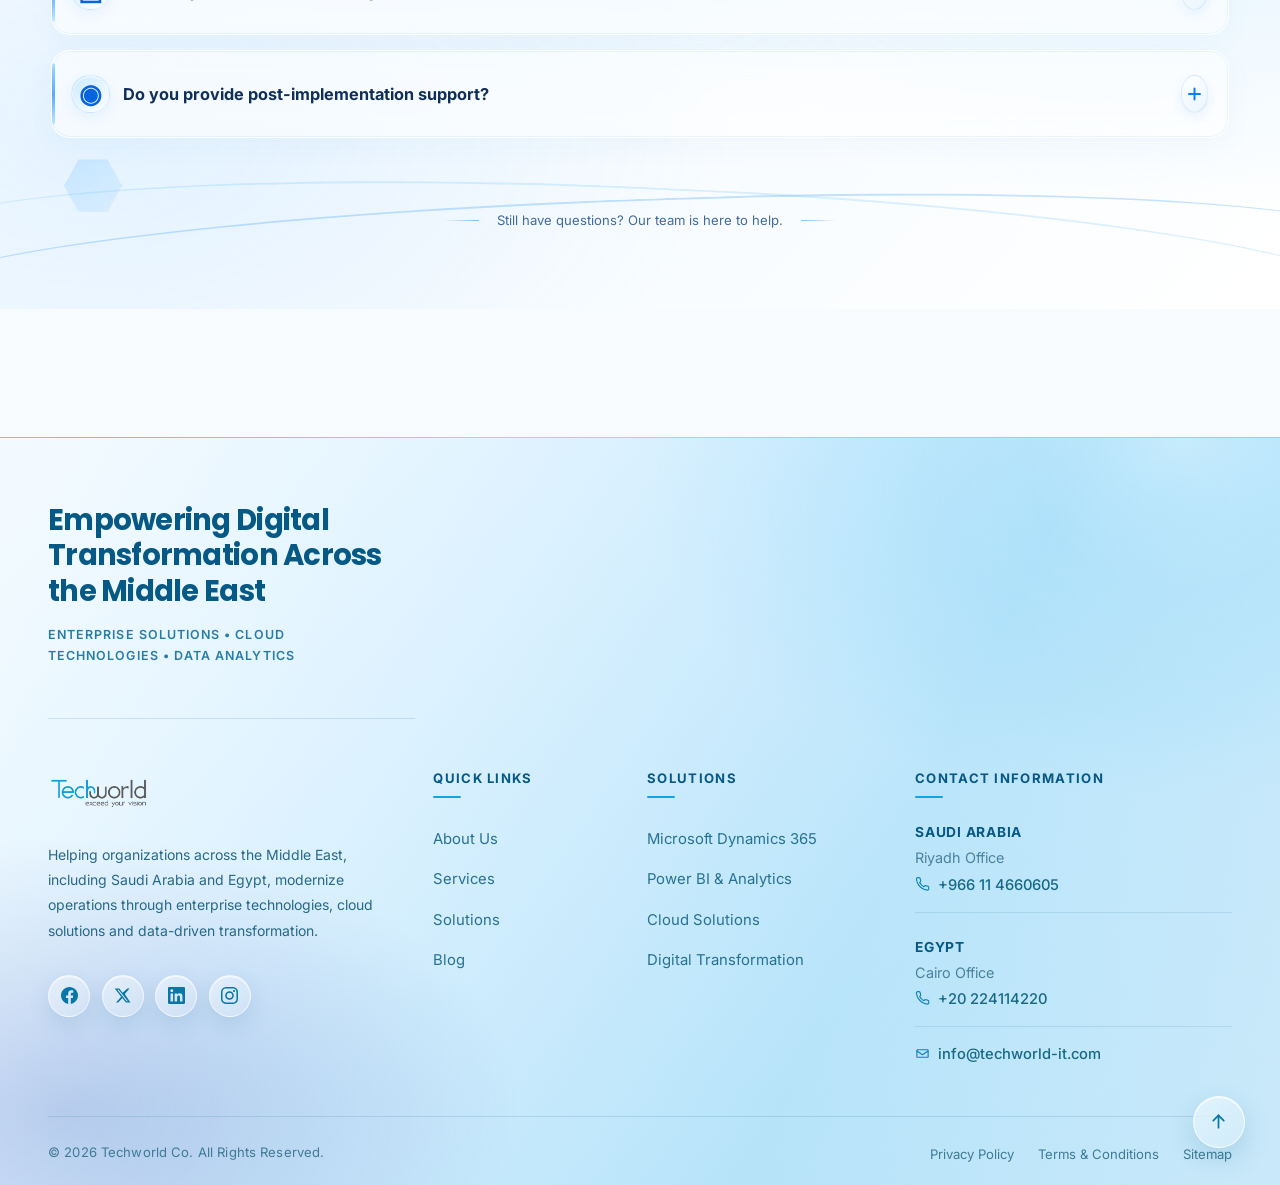
<file: contact.html>
<!DOCTYPE html>
<html lang="en" dir="ltr">
<head>
  <meta charset="UTF-8">
  <meta name="viewport" content="width=device-width, initial-scale=1.0">
  <title>Contact Us - Techworld</title>
  <meta name="description" content="Get in touch with Techworld for innovative IT solutions and digital transformation services.">
  <link rel="icon" type="image/png" href="images/favicon-32x32.png">
  <link rel="stylesheet" href="css/main.css">
  <link rel="stylesheet" href="css/contact.css">
</head>
<!-- Contact Background Audio -->
<audio id="aboutUsAudio" autoplay loop preload="auto" playsinline>
  <source src="images/About-Us-Sound.mp3" type="audio/mpeg">
  Your browser does not support the audio element.
</audio>

<script>
  (function () {
    const audio = document.getElementById("aboutUsAudio");

    if (!audio) {
      console.error("About Us audio element was not found.");
      return;
    }

    audio.loop = true;
    audio.volume = 0.3;

    let hasStarted = false;

    function tryPlayAudio() {
      if (hasStarted) return;

      const playPromise = audio.play();

      if (playPromise && typeof playPromise.then === "function") {
        playPromise
          .then(function () {
            hasStarted = true;
            console.log("About Us audio is playing.");
            removeInteractionListeners();
          })
          .catch(function (error) {
            console.warn(
              "Audio playback was blocked:",
              error.name,
              error.message
            );
          });
      }
    }

    function removeInteractionListeners() {
      document.removeEventListener("touchstart", tryPlayAudio);
      document.removeEventListener("click", tryPlayAudio);
      document.removeEventListener("keydown", tryPlayAudio);
    }

    document.addEventListener("touchstart", tryPlayAudio, {
      passive: true
    });

    document.addEventListener("click", tryPlayAudio);
    document.addEventListener("keydown", tryPlayAudio);

    if (document.readyState === "loading") {
      document.addEventListener("DOMContentLoaded", tryPlayAudio, {
        once: true
      });
    } else {
      tryPlayAudio();
    }
  })();
</script>
<body>

  <!-- Header -->
  
  <!--Frosted Glass & Noise-->
  
  <div class="mobile-overlay">
    <div class="mobile-overlay-noise"></div>
  </div>

  <header class="header">
    <div class="header-container">
      <a href="index.html" class="header-logo">
        <img src="images/logo.png" alt="Techworld Logo">
      </a>
      
      <nav class="nav">
        <ul class="nav-menu">
          <li class="nav-item">
            <a href="index.html" class="nav-link" data-lang-en="Home" data-lang-ar="الرئيسية">Home</a>
          </li>
          
          <!-- SERVICES MEGA MENU -->
          <li class="nav-item has-dropdown">
            <a href="#" class="nav-link dropdown-toggle" data-lang-en="Services" data-lang-ar="الخدمات" aria-haspopup="true"
              aria-expanded="false">
              Services
            </a>
          
            <div class="mega-menu mega-menu-services">
              <div class="mega-layout">
          
                <div class="mega-main">
                  <div class="mega-heading">
                    <span class="mega-heading-line"></span>
                    <div>
                      <h2 data-lang-en="Our Services" data-lang-ar="خدماتنا">Our Services</h2>
                      <p data-lang-en="Innovative services to help your business grow"
                        data-lang-ar="خدمات مبتكرة لمساعدة أعمالك على النمو">
                        Innovative services to help your business grow
                      </p>
                    </div>
                  </div>
          
                  <div class="mega-cards">
          
                    <a href="services.html#technology" class="mega-card">
                      <span class="mega-icon icon-blue">
                        <svg viewBox="0 0 24 24" aria-hidden="true">
                          <rect x="3" y="4" width="18" height="13" rx="1.5" />
                          <path d="M1.5 20h21M8 17l-1 3m9-3 1 3" />
                        </svg>
                      </span>
                      <span class="mega-card-copy">
                        <span class="mega-card-title" data-lang-en="Technology Solutions" data-lang-ar="الحلول التقنية">Technology
                          Solutions</span>
                        <span class="mega-card-desc" data-lang-en="Advanced technology to modernize your business"
                          data-lang-ar="تقنيات متقدمة لتحديث أعمالك">Advanced technology to modernize your business</span>
                      </span>
                      <span class="mega-arrow" aria-hidden="true">›</span>
                    </a>
          
                    <a href="services.html#it-infrastructure" class="mega-card">
                      <span class="mega-icon icon-teal">
                        <svg viewBox="0 0 24 24" aria-hidden="true">
                          <rect x="3" y="4" width="18" height="13" rx="1.5" />
                          <path d="M8 21h8m-4-4v4M7 8h.01M10 8h7" />
                        </svg>
                      </span>
                      <span class="mega-card-copy">
                        <span class="mega-card-title" data-lang-en="IT Infrastructure"
                          data-lang-ar="البنية التحتية لتقنية المعلومات">IT Infrastructure</span>
                        <span class="mega-card-desc" data-lang-en="Robust and scalable infrastructure solutions"
                          data-lang-ar="حلول بنية تحتية قوية وقابلة للتوسع">Robust and scalable infrastructure solutions</span>
                      </span>
                      <span class="mega-arrow" aria-hidden="true">›</span>
                    </a>
          
                    <a href="services.html#web-design" class="mega-card">
                      <span class="mega-icon icon-purple">
                        <svg viewBox="0 0 24 24" aria-hidden="true">
                          <circle cx="12" cy="12" r="9" />
                          <circle cx="8" cy="9" r="1" />
                          <circle cx="14.5" cy="7.5" r="1" />
                          <circle cx="16" cy="13" r="1" />
                          <path d="M12 21v-3a2 2 0 0 0-2-2H8a2 2 0 0 1-2-2v-1" />
                        </svg>
                      </span>
                      <span class="mega-card-copy">
                        <span class="mega-card-title" data-lang-en="Web Design" data-lang-ar="تصميم المواقع">Web Design</span>
                        <span class="mega-card-desc" data-lang-en="Creative and responsive web solutions"
                          data-lang-ar="حلول ويب إبداعية ومتجاوبة">Creative and responsive web solutions</span>
                      </span>
                      <span class="mega-arrow" aria-hidden="true">›</span>
                    </a>
          
                    <a href="services.html#software-development" class="mega-card">
                      <span class="mega-icon icon-purple">
                        <svg viewBox="0 0 24 24" aria-hidden="true">
                          <path d="m8 5-7 7 7 7M16 5l7 7-7 7M14 3l-4 18" />
                        </svg>
                      </span>
                      <span class="mega-card-copy">
                        <span class="mega-card-title" data-lang-en="Software Development" data-lang-ar="تطوير البرمجيات">Software
                          Development</span>
                        <span class="mega-card-desc" data-lang-en="Custom software for your unique needs"
                          data-lang-ar="برمجيات مخصصة لاحتياجاتك الفريدة">Custom software for your unique needs</span>
                      </span>
                      <span class="mega-arrow" aria-hidden="true">›</span>
                    </a>
          
                    <a href="services.html#microsoft-cloud" class="mega-card">
                      <span class="mega-icon icon-blue">
                        <svg viewBox="0 0 24 24" aria-hidden="true">
                          <path d="M6 18h12a4 4 0 0 0 .4-8A6.5 6.5 0 0 0 6 8.5 4.8 4.8 0 0 0 6 18Z" />
                        </svg>
                      </span>
                      <span class="mega-card-copy">
                        <span class="mega-card-title" data-lang-en="Microsoft Cloud" data-lang-ar="سحابة مايكروسوفت">Microsoft
                          Cloud</span>
                        <span class="mega-card-desc" data-lang-en="Azure, Office 365 &amp; enterprise solutions"
                          data-lang-ar="Azure وOffice 365 وحلول المؤسسات">Azure, Office 365 &amp; enterprise solutions</span>
                      </span>
                      <span class="mega-arrow" aria-hidden="true">›</span>
                    </a>
          
                  </div>
                </div>
          
                <aside class="mega-promo">
                  <div class="mega-promo-image">
                    <img src="images/Mega-menue image.png" alt="Cloud infrastructure and data center" loading="eager">
                  </div>
                  <div class="mega-promo-content">
                    <p class="mega-eyebrow" data-lang-en="BUILD A STRONGER DIGITAL FUTURE"
                      data-lang-ar="ابنِ مستقبلًا رقميًا أقوى">
                      BUILD A STRONGER DIGITAL FUTURE
                    </p>
                    <h3 data-lang-en="Technology that works for you" data-lang-ar="تقنية تعمل من أجلك">
                      Technology that works for you
                    </h3>
                    <p class="mega-promo-desc"
                      data-lang-en="From cloud to security, we deliver integrated IT solutions that keep your business ahead."
                      data-lang-ar="من الحوسبة السحابية إلى الأمان، نقدم حلول تقنية متكاملة تساعد أعمالك على التقدم.">
                      From cloud to security, we deliver integrated IT solutions that keep your business ahead.
                    </p>
                    <a class="mega-learn-more" href="services.html">
                      <span data-lang-en="Learn More" data-lang-ar="اعرف المزيد">Learn More</span>
                      <svg viewBox="0 0 24 24" aria-hidden="true">
                        <path d="M5 12h14m-6-6 6 6-6 6" />
                      </svg>
                    </a>
                  </div>
                </aside>
          
              </div>
            </div>
          </li>
          
          
          <!-- SOLUTIONS MEGA MENU -->
          <li class="nav-item has-dropdown">
            <a href="#" class="nav-link dropdown-toggle" data-lang-en="Solutions" data-lang-ar="الحلول" aria-haspopup="true"
              aria-expanded="false">
              Solutions
            </a>
          
            <div class="mega-menu mega-menu-solutions">
              <div class="mega-layout">
          
                <div class="mega-main">
                  <div class="mega-heading">
                    <span class="mega-heading-line"></span>
                    <div>
                      <h2 data-lang-en="Our Solutions" data-lang-ar="حلولنا">Our Solutions</h2>
                      <p data-lang-en="Comprehensive solutions for a smarter tomorrow"
                        data-lang-ar="حلول متكاملة من أجل مستقبل أكثر ذكاءً">
                        Comprehensive solutions for a smarter tomorrow
                      </p>
                    </div>
                  </div>
          
                  <div class="mega-cards">
          
                    <a href="solutions.html#networking" class="mega-card">
                      <span class="mega-icon icon-blue">
                        <svg viewBox="0 0 24 24" aria-hidden="true">
                          <circle cx="12" cy="12" r="10" />
                          <path d="M2 12h20M12 2a15 15 0 0 1 0 20M12 2a15 15 0 0 0 0 20M4.5 5.5h15M4.5 18.5h15" />
                        </svg>
                      </span>
                      <span class="mega-card-copy">
                        <span class="mega-card-title" data-lang-en="Networking" data-lang-ar="الشبكات">Networking</span>
                        <span class="mega-card-desc" data-lang-en="Enterprise networking for seamless connectivity"
                          data-lang-ar="شبكات مؤسسية لاتصال سلس">Enterprise networking for seamless connectivity</span>
                      </span>
                      <span class="mega-arrow" aria-hidden="true">›</span>
                    </a>
          
                    <a href="solutions.html#office-automation" class="mega-card">
                      <span class="mega-icon icon-teal">
                        <svg viewBox="0 0 24 24" aria-hidden="true">
                          <rect x="3" y="3" width="7" height="18" rx="1" />
                          <rect x="14" y="7" width="7" height="14" rx="1" />
                          <path d="M6 7h1m-1 4h1m-1 4h1m10-4h1m-1 4h1m-1 4h1M5 21h14" />
                        </svg>
                      </span>
                      <span class="mega-card-copy">
                        <span class="mega-card-title" data-lang-en="Office Automation" data-lang-ar="أتمتة المكاتب">Office
                          Automation</span>
                        <span class="mega-card-desc" data-lang-en="Streamline operations with automation"
                          data-lang-ar="بسّط عملياتك باستخدام الأتمتة">Streamline operations with automation</span>
                      </span>
                      <span class="mega-arrow" aria-hidden="true">›</span>
                    </a>
          
                    <a href="solutions.html#hardware" class="mega-card">
                      <span class="mega-icon icon-purple">
                        <svg viewBox="0 0 24 24" aria-hidden="true">
                          <rect x="3" y="3" width="18" height="8" rx="2" />
                          <rect x="3" y="13" width="18" height="8" rx="2" />
                          <path d="M7 7h.01M7 17h.01M11 7h6m-6 10h6" />
                        </svg>
                      </span>
                      <span class="mega-card-copy">
                        <span class="mega-card-title" data-lang-en="Hardware Solutions" data-lang-ar="حلول الأجهزة">Hardware
                          Solutions</span>
                        <span class="mega-card-desc" data-lang-en="Premium hardware from leading brands"
                          data-lang-ar="أجهزة متميزة من علامات تجارية رائدة">Premium hardware from leading brands</span>
                      </span>
                      <span class="mega-arrow" aria-hidden="true">›</span>
                    </a>
          
                    <a href="solutions.html#cloud-computing" class="mega-card">
                      <span class="mega-icon icon-purple">
                        <svg viewBox="0 0 24 24" aria-hidden="true">
                          <path d="M6 18h12a4 4 0 0 0 .4-8A6.5 6.5 0 0 0 6 8.5 4.8 4.8 0 0 0 6 18Z" />
                        </svg>
                      </span>
                      <span class="mega-card-copy">
                        <span class="mega-card-title" data-lang-en="Cloud Computing" data-lang-ar="الحوسبة السحابية">Cloud
                          Computing</span>
                        <span class="mega-card-desc" data-lang-en="Scalable cloud infrastructure &amp; services"
                          data-lang-ar="بنية تحتية وخدمات سحابية قابلة للتوسع">Scalable cloud infrastructure &amp; services</span>
                      </span>
                      <span class="mega-arrow" aria-hidden="true">›</span>
                    </a>
          
                    <a href="solutions.html#security" class="mega-card">
                      <span class="mega-icon icon-blue">
                        <svg viewBox="0 0 24 24" aria-hidden="true">
                          <path d="M12 22s8-4 8-11V5l-8-3-8 3v6c0 7 8 11 8 11Z" />
                          <path d="m9 12 2 2 4-4" />
                        </svg>
                      </span>
                      <span class="mega-card-copy">
                        <span class="mega-card-title" data-lang-en="Security Solutions" data-lang-ar="حلول الأمان">Security
                          Solutions</span>
                        <span class="mega-card-desc" data-lang-en="Comprehensive cybersecurity protection"
                          data-lang-ar="حماية شاملة للأمن السيبراني">Comprehensive cybersecurity protection</span>
                      </span>
                      <span class="mega-arrow" aria-hidden="true">›</span>
                    </a>
          
                  </div>
                </div>
          
                <aside class="mega-promo">
                  <div class="mega-promo-image">
                    <img src="images/Mega-menue image.png" alt="Cloud infrastructure and data center" loading="eager">
                  </div>
                  <div class="mega-promo-content">
                    <p class="mega-eyebrow" data-lang-en="BUILD A STRONGER DIGITAL FUTURE"
                      data-lang-ar="ابنِ مستقبلًا رقميًا أقوى">
                      BUILD A STRONGER DIGITAL FUTURE
                    </p>
                    <h3 data-lang-en="Technology that works for you" data-lang-ar="تقنية تعمل من أجلك">
                      Technology that works for you
                    </h3>
                    <p class="mega-promo-desc"
                      data-lang-en="From cloud to security, we deliver integrated IT solutions that keep your business ahead."
                      data-lang-ar="من الحوسبة السحابية إلى الأمان، نقدم حلول تقنية متكاملة تساعد أعمالك على التقدم.">
                      From cloud to security, we deliver integrated IT solutions that keep your business ahead.
                    </p>
                    <a class="mega-learn-more" href="solutions.html">
                      <span data-lang-en="Learn More" data-lang-ar="اعرف المزيد">Learn More</span>
                      <svg viewBox="0 0 24 24" aria-hidden="true">
                        <path d="M5 12h14m-6-6 6 6-6 6" />
                      </svg>
                    </a>
                  </div>
                </aside>
          
              </div>
            </div>
          </li>
          
          <li class="nav-item">
            <a href="powerbi.html" class="nav-link" data-lang-en="Power BI" data-lang-ar="باور بي آي">Power BI</a>
          </li>
          
          <li class="nav-item">
            <a href="dynamics365.html" class="nav-link" data-lang-en="Dynamics 365" data-lang-ar="ديناميكس 365">Dynamics 365</a>
          </li>
          
          
          
          <li class="nav-item">
            <a href="partners.html" class="nav-link" data-lang-en="Partners" data-lang-ar="الشركاء">Partners</a>
          </li>
          
          <li class="nav-item">
            <a href="clients.html" class="nav-link" data-lang-en="Clients" data-lang-ar="العملاء">Clients</a>
          </li>
          
          <li class="nav-item">
            <a href="about.html" class="nav-link" data-lang-en="About Us" data-lang-ar="من نحن">About Us</a>
          </li>
          
          <li class="nav-item">
            <a href="contact.html" class="nav-link active" data-lang-en="Contact" data-lang-ar="اتصل بنا">Contact</a>
          </li>
        </ul>
        
        <!-- Language Switcher -->
        <div class="lang-switcher">
          <button class="lang-btn active" data-lang="en">EN</button>
          <button class="lang-btn" data-lang="ar">AR</button>
        </div>
        
        <!-- Customer Login Button -->
        <a href="customer-login.html" class="header-login-btn">
          <svg class="login-icon" width="18" height="18" viewBox="0 0 24 24" fill="none" stroke="currentColor">
            <path stroke-linecap="round" stroke-linejoin="round" stroke-width="2" d="M16 7a4 4 0 11-8 0 4 4 0 018 0zM12 14a7 7 0 00-7 7h14a7 7 0 00-7-7z" />
          </svg>
          <span data-lang-en="Customer Login" data-lang-ar="تسجيل دخول العملاء">Customer Login</span>
        </a>
      </nav>
      
      <button class="mobile-menu-toggle" aria-label="Toggle Menu">
        <span></span>
        <span></span>
        <span></span>
      </button>
    </div>
  </header>

  <main class="enterprise-contact-main">

  <!-- =========================================================
                  ENTERPRISE HERO  SECTION
  ========================================================= -->

<section class="enterprise-hero" id="contact-hero" >

  <!-- Original Background Video -->
  <video class="enterprise-hero-video" autoplay muted loop playsinline preload="metadata" poster="images/contact-hero-poster.webp" aria-hidden="true"
    tabindex="-1">
    <source src="images/hero_section_contact.mp4" type="video/mp4">
  </video>

  <!-- Video Contrast & Lighting -->
  <div class="enterprise-hero-overlay" aria-hidden="true"></div>

  <!-- Decorative Technology Effects -->
  <div class="enterprise-hero-effects" aria-hidden="true">
    <div class="enterprise-orbit enterprise-orbit-one"></div>
    <div class="enterprise-orbit enterprise-orbit-two"></div>
    <div class="enterprise-orbit enterprise-orbit-three"></div>

    <span class="enterprise-particle enterprise-particle-one"></span>
    <span class="enterprise-particle enterprise-particle-two"></span>
    <span class="enterprise-particle enterprise-particle-three"></span>
    <span class="enterprise-particle enterprise-particle-four"></span>
    <span class="enterprise-particle enterprise-particle-five"></span>

    <div class="enterprise-glow enterprise-glow-one"></div>
    <div class="enterprise-glow enterprise-glow-two"></div>
  </div>

  <!-- Main Content -->
  <div class="container enterprise-hero-content">

    <div class="enterprise-hero-copy">

      <p class="enterprise-eyebrow enterprise-reveal" data-lang-en="Enterprise Technology Consulting"
        data-lang-ar="استشارات تقنية للمؤسسات">
        Enterprise Technology Consulting
      </p>

      <h1 class="enterprise-hero-title enterprise-reveal"
        data-lang-en="Let's Build Your Digital Transformation Journey Together"
        data-lang-ar="لنبنِ معًا رحلة التحول الرقمي الخاصة بمؤسستك">
        Let's Build Your Digital Transformation Journey Together
      </h1>

      <p class="enterprise-hero-subtitle enterprise-reveal"
        data-lang-en="Our experts across the Middle East, with a strong presence in Saudi Arabia and Egypt, help organizations turn ambitious ideas into meaningful digital progress. From technology strategy and modern infrastructure to intelligent solutions and ongoing innovation, we work alongside your team to simplify complexity, strengthen performance, unlock new opportunities, and build a secure, scalable foundation for sustainable growth."
        data-lang-ar="يعمل خبراؤنا في جميع أنحاء الشرق الأوسط، مع حضور قوي في المملكة العربية السعودية ومصر، على تحويل الأفكار الطموحة إلى خطوات حقيقية نحو التحول الرقمي. بدءًا من الاستراتيجيات التقنية والبنية التحتية الحديثة، وصولًا إلى الحلول الذكية والابتكار المستمر، نتعاون مع فريقك لتبسيط التحديات، وتعزيز الأداء، وفتح آفاق جديدة، وبناء أساس تقني آمن وقابل للتوسع يدعم النمو المستدام.">
        Our experts across the Middle East, with a strong presence in Saudi Arabia and Egypt, help organizations turn
        ambitious ideas into meaningful digital progress. From technology strategy and modern infrastructure to
        intelligent solutions and ongoing innovation, we work alongside your team to simplify complexity, strengthen
        performance, unlock new opportunities, and build a secure, scalable foundation for sustainable growth.
      </p>

      <div class="enterprise-hero-actions enterprise-reveal">

        <a href="#contact-form" class="enterprise-btn enterprise-btn-primary" data-lang-en="Let's Talk"
          data-lang-ar="تواصل معنا">
          <span>Let's Talk</span>
          <svg viewBox="0 0 24 24" aria-hidden="true">
            <path d="M5 12h14M13 5l7 7-7 7" fill="none" stroke="currentColor" stroke-width="1.8" stroke-linecap="round"
              stroke-linejoin="round" />
          </svg>
        </a>

        <a href="#office-locations" class="enterprise-btn enterprise-btn-secondary" data-lang-en="Explore Our Offices"
          data-lang-ar="اكتشف مواقع مكاتبنا">
          <span>Explore Our Offices</span>
          <svg viewBox="0 0 24 24" aria-hidden="true">
            <path d="M12 21s7-6.1 7-12a7 7 0 1 0-14 0c0 5.9 7 12 7 12Z" fill="none" stroke="currentColor"
              stroke-width="1.7" />
            <circle cx="12" cy="9" r="2.3" fill="none" stroke="currentColor" stroke-width="1.7" />
          </svg>
        </a>

      </div>

      <div class="enterprise-hero-bottom-line enterprise-reveal">
        <span class="enterprise-status-dot"></span>
        <span data-lang-en="Your next chapter starts here" data-lang-ar="رحلتك القادمة تبدأ من هنا">
          Your next chapter starts here
        </span>
      </div>

    </div>

    <!-- Decorative side accent -->
    <div class="enterprise-hero-side-accent" aria-hidden="true">
      <span></span>
      <span></span>
      <span></span>
    </div>

  </div>

 


</section>



<!-- =========================================================
                    OFFICE LOCATIONS 
========================================================= -->

<section id="office-locations" class="enterprise-section office-locations-section">

  <!-- TECH BACKGROUND -->
  <div class="office-tech-background" aria-hidden="true">

    <div class="office-network-globe">
      <span class="office-globe-ring office-globe-ring-1"></span>
      <span class="office-globe-ring office-globe-ring-2"></span>
      <span class="office-globe-ring office-globe-ring-3"></span>
    </div>

    <span class="office-orbit office-orbit-1"></span>
    <span class="office-orbit office-orbit-2"></span>

    <!-- Combined Saudi + Egypt flags in background -->
    <div class="office-background-flags">
      <img src="images/office-hero-background.jpg" alt="" loading="lazy" decoding="async">
    </div>

    <span class="office-hex office-hex-1"></span>
    <span class="office-hex office-hex-2"></span>
    <span class="office-hex office-hex-3"></span>
    <span class="office-hex office-hex-4"></span>

    <svg class="office-bottom-waves" viewBox="0 0 1440 180" preserveAspectRatio="none">
      <path d="M0 95 C220 10 330 170 560 90 S930 15 1120 85 S1320 140 1440 60" fill="none" stroke="#c6e5ff"
        stroke-width="1.5" />
      <path d="M0 120 C220 35 360 185 590 110 S930 40 1140 105 S1320 160 1440 82" fill="none" stroke="#8dcaff"
        stroke-width="1" />
      <path d="M0 145 C240 60 380 200 610 130 S950 65 1160 125 S1340 180 1440 108" fill="none" stroke="#d5ecff"
        stroke-width="2" />
    </svg>

  </div>

  <div class="container office-locations-container">

    <!-- SECTION INTRO -->
    <header class="office-section-intro office-reveal">

      <p class="enterprise-eyebrow">
        <span data-lang-en="Office Locations" data-lang-ar="مواقع المكاتب">Office Locations</span>
      </p>

      <h2 class="enterprise-section-title" data-lang-en="Meet our teams in Riyadh and Cairo"
        data-lang-ar="تعرّف على فرقنا في الرياض والقاهرة">
        Meet our teams in Riyadh and Cairo
      </h2>

      <p class="office-intro-description"
        data-lang-en="Two offices. One vision. Delivering innovative solutions and exceptional support across the region."
        data-lang-ar="مكتبان ورؤية واحدة، نقدم حلولًا مبتكرة ودعمًا استثنائيًا في المنطقة.">
        Two offices. One vision. Delivering innovative solutions
        and exceptional support across the region.
      </p>

    </header>

    <!-- =====================================================
         RIYADH OFFICE
    ====================================================== -->

    <article class="office-modern-card office-reveal">

      <!-- RIYADH IMAGE -->
      <div class="office-city-visual office-city-visual-riyadh">

        <img src="images/riyadh-office.jpg" alt="Riyadh skyline at sunset" class="office-city-image" loading="lazy"
          decoding="async">

        <div class="office-image-overlay"></div>

        <span class="office-city-image-placeholder" data-lang-en="RIYADH" data-lang-ar="الرياض">RIYADH</span>
      </div>

      <!-- RIYADH CONTENT -->
      <div class="office-modern-content">

        <div class="office-title-row">

          <span class="office-flag office-flag-sa">
            <img src="images/Saudi flag.webp" alt="Saudi Arabian flag" loading="lazy" decoding="async">
          </span>

          <span class="office-city-label" data-lang-en="Riyadh Office" data-lang-ar="مكتب الرياض">Riyadh Office</span>

        </div>

        <h3 class="office-heading" data-lang-en="Saudi Arabia Regional Headquarters"
          data-lang-ar="المقر الإقليمي في المملكة العربية السعودية">
          Saudi Arabia Regional Headquarters
        </h3>

        <div class="office-info-list">

          <div class="office-info-row">
            <span class="office-info-icon" aria-hidden="true">⌖</span>
            <div>
              <span class="office-info-key" data-lang-en="Address" data-lang-ar="العنوان">Address</span>
              <p class="office-info-value">
                Makkah Al Mukarramah Branch Road,
                Al Sulaymaniyah, Riyadh 12231,
                Saudi Arabia
              </p>
            </div>
          </div>

          <div class="office-info-row">
            <span class="office-info-icon" aria-hidden="true">☎</span>
            <div>
              <span class="office-info-key" data-lang-en="Phone" data-lang-ar="الهاتف">Phone</span>
              <p class="office-info-value">
                <a href="tel:+966114660605">+966 11 4660605</a>
              </p>
            </div>
          </div>

          <div class="office-info-row">
            <span class="office-info-icon" aria-hidden="true">✉</span>
            <div>
              <span class="office-info-key" data-lang-en="Email" data-lang-ar="البريد الإلكتروني">Email</span>
              <p class="office-info-value">
                <a href="mailto:info@techworld-it.com">
                  info@techworld-it.com
                </a>
              </p>
            </div>
          </div>

          <div class="office-info-row">
            <span class="office-info-icon" aria-hidden="true">◷</span>
            <div>
              <span class="office-info-key" data-lang-en="Working Hours" data-lang-ar="ساعات العمل">Working Hours</span>
              <p class="office-info-value" data-lang-en="Sunday - Thursday, 9:00 AM - 6:00 PM"
                data-lang-ar="الأحد - الخميس، 9:00 صباحًا - 6:00 مساءً">
                Sunday - Thursday, 9:00 AM - 6:00 PM
              </p>
            </div>
          </div>

        </div>

        <a class="enterprise-link-btn office-directions-btn" href="https://maps.app.goo.gl/qmCbiFvF3M4pCdDD8"
          target="_blank" rel="noopener noreferrer">

          <span data-lang-en="Get Directions" data-lang-ar="احصل على الاتجاهات">Get Directions</span>

          <span class="office-btn-arrow" aria-hidden="true">→</span>
          <span class="office-btn-shine" aria-hidden="true"></span>

        </a>

      </div>

      <!-- RIYADH MAP -->
      <div class="office-map-wrap">
        <iframe title="Riyadh Office Map" src="https://maps.google.com/maps?q=24.6838048,46.7020232&z=15&output=embed"
          loading="lazy" referrerpolicy="no-referrer-when-downgrade" allowfullscreen>
        </iframe>
      </div>

    </article>

    <!-- =====================================================
         CAIRO OFFICE
    ====================================================== -->

    <article class="office-modern-card office-modern-card-reverse office-reveal">

      <!-- CAIRO MAP -->
      <div class="office-map-wrap">
        <iframe title="Cairo Office Map" src="https://maps.google.com/maps?q=30.0455724,31.3835532&z=15&output=embed"
          loading="lazy" referrerpolicy="no-referrer-when-downgrade" allowfullscreen>
        </iframe>
      </div>

      <!-- CAIRO CONTENT -->
      <div class="office-modern-content">

        <div class="office-title-row">

          <span class="office-flag office-flag-eg">
            <img src="images/Egypt flag.jpg" alt="Egyptian flag" loading="lazy" decoding="async">
          </span>

          <span class="office-city-label" data-lang-en="Cairo Office" data-lang-ar="مكتب القاهرة">Cairo Office</span>

        </div>

        <h3 class="office-heading" data-lang-en="Egypt Delivery and Consulting Center"
          data-lang-ar="مركز الاستشارات والتنفيذ في مصر">
          Egypt Delivery and Consulting Center
        </h3>

        <div class="office-info-list">

          <div class="office-info-row">
            <span class="office-info-icon" aria-hidden="true">⌖</span>
            <div>
              <span class="office-info-key" data-lang-en="Address" data-lang-ar="العنوان">Address</span>
              <p class="office-info-value">
                50 El Mahkama Street, Zahraa Nasr City,
                Cairo 11528, Egypt
              </p>
            </div>
          </div>

          <div class="office-info-row">
            <span class="office-info-icon" aria-hidden="true">☎</span>
            <div>
              <span class="office-info-key" data-lang-en="Phone" data-lang-ar="الهاتف">Phone</span>
              <p class="office-info-value">
                <a href="tel:+20224114220">+20 224114220</a>
              </p>
            </div>
          </div>

          <div class="office-info-row">
            <span class="office-info-icon" aria-hidden="true">✉</span>
            <div>
              <span class="office-info-key" data-lang-en="Email" data-lang-ar="البريد الإلكتروني">Email</span>
              <p class="office-info-value">
                <a href="mailto:info@techworld-it.com">
                  info@techworld-it.com
                </a>
              </p>
            </div>
          </div>

          <div class="office-info-row">
            <span class="office-info-icon" aria-hidden="true">◷</span>
            <div>
              <span class="office-info-key" data-lang-en="Working Hours" data-lang-ar="ساعات العمل">Working Hours</span>
              <p class="office-info-value" data-lang-en="Sunday - Thursday, 9:00 AM - 6:00 PM"
                data-lang-ar="الأحد - الخميس، 9:00 صباحًا - 6:00 مساءً">
                Sunday - Thursday, 9:00 AM - 6:00 PM
              </p>
            </div>
          </div>

        </div>

        <a class="enterprise-link-btn office-directions-btn" href="https://maps.app.goo.gl/xmLs9CDEdemdh6Sr9"
          target="_blank" rel="noopener noreferrer">

          <span data-lang-en="Get Directions" data-lang-ar="احصل على الاتجاهات">Get Directions</span>

          <span class="office-btn-arrow" aria-hidden="true">→</span>
          <span class="office-btn-shine" aria-hidden="true"></span>

        </a>

      </div>

      <!-- CAIRO IMAGE -->
      <div class="office-city-visual office-city-visual-cairo">

        <img src="images/cairo-office.jpg" alt="Cairo skyline at sunset" class="office-city-image" loading="lazy"
          decoding="async">

        <div class="office-image-overlay"></div>

        <span class="office-city-image-placeholder" data-lang-en="CAIRO" data-lang-ar="القاهرة">CAIRO</span>

      </div>

    </article>

  </div>
</section>


<!-- =========================================================
                    WHY CONTACT
========================================================= -->

<section class="why-contact-pro" id="why-contact-pro">
  <!-- Decorative background layers -->
  <div class="why-pro-bg" aria-hidden="true">
    <div class="why-pro-glow why-pro-glow-top"></div>
    <div class="why-pro-glow why-pro-glow-bottom"></div>
    <div class="why-pro-orb why-pro-orb-one"></div>
    <div class="why-pro-orb why-pro-orb-two"></div>
  </div>

  <div class="why-pro-container">
    <!-- Heading -->
    <header class="why-pro-intro why-pro-reveal">
      <p class="why-pro-eyebrow" data-lang-en="WHY CONTACT TECHWORLD" data-lang-ar="لماذا تختار عالم التقنية">
        WHY CONTACT TECHWORLD
      </p>

      <h2 class="why-pro-title">
        <span data-lang-en="Your Strategic Partner" data-lang-ar="شريكك الاستراتيجي">
          Your Strategic Partner
        </span>
        <span class="why-pro-title-accent" data-lang-en="for a Smarter Tomorrow" data-lang-ar="نحو مستقبل أكثر ذكاءً">
          for a Smarter Tomorrow
        </span>
      </h2>

      <p class="why-pro-description"
        data-lang-en="We combine deep expertise, regional presence and a customer-first approach to help enterprise teams turn technology into lasting value."
        data-lang-ar="نجمع بين الخبرة التقنية العميقة والحضور الإقليمي والتركيز على العميل لمساعدة المؤسسات على تحويل التكنولوجيا إلى قيمة مستدامة.">
        We combine deep expertise, regional presence and a customer-first
        approach to help enterprise teams turn technology into lasting value.
      </p>
    </header>

    <!-- Feature cards -->
    <div class="why-pro-grid">
      <article class="why-pro-card why-pro-reveal">
        <div class="why-pro-icon-wrap">
          <div class="why-pro-icon">
            <svg viewBox="0 0 48 48" fill="none" xmlns="http://www.w3.org/2000/svg" aria-hidden="true">
              <path d="M24 5L39 11V22C39 32 32.5 39 24 43C15.5 39 9 32 9 22V11L24 5Z" stroke="currentColor"
                stroke-width="2.6" stroke-linejoin="round" />
              <path d="M17 23L22 28L32 18" stroke="currentColor" stroke-width="2.6" stroke-linecap="round"
                stroke-linejoin="round" />
            </svg>
          </div>
        </div>
        <div class="why-pro-card-content">
          <span class="why-pro-card-line"></span>
          <h3 data-lang-en="Microsoft Certified Experts" data-lang-ar="خبراء معتمدون من Microsoft">
            Microsoft Certified Experts
          </h3>
          <p data-lang-en="Work with certified architects and consultants across Microsoft cloud, data and business applications — ensuring proven expertise and best-in-class solutions."
            data-lang-ar="نعمل مع  مستشارين معتمدين في حلول Microsoft السحابية والبيانات وتطبيقات الأعمال، للحصول على خبرات موثوقة وحلول وفق أفضل الممارسات.">
            Work with certified architects and consultants across Microsoft cloud,
            data and business applications — ensuring proven expertise and
            best-in-class solutions.
          </p>
        </div>
      </article>

      <article class="why-pro-card why-pro-reveal">
        <div class="why-pro-icon-wrap">
          <div class="why-pro-icon">
            <svg viewBox="0 0 48 48" fill="none" xmlns="http://www.w3.org/2000/svg" aria-hidden="true">
              <path d="M10 26V21C10 13.3 16.3 7 24 7C31.7 7 38 13.3 38 21V26" stroke="currentColor" stroke-width="2.6"
                stroke-linecap="round" />
              <rect x="7" y="23" width="8" height="14" rx="3" stroke="currentColor" stroke-width="2.6" />
              <rect x="33" y="23" width="8" height="14" rx="3" stroke="currentColor" stroke-width="2.6" />
              <path d="M37 37C35 41 30 42 25 42H22" stroke="currentColor" stroke-width="2.6" stroke-linecap="round" />
              <rect x="18" y="38" width="8" height="5" rx="2.5" fill="currentColor" />
            </svg>
          </div>
        </div>
        <div class="why-pro-card-content">
          <span class="why-pro-card-line"></span>
          <h3 data-lang-en="24/7 Expert Support" data-lang-ar="دعم فني متخصص على مدار الساعة">
            24/7 Expert Support
          </h3>
          <p data-lang-en="Critical systems never stop. Our expert support teams are available around the clock to handle urgent operational and security needs — whenever you need us."
            data-lang-ar="الأنظمة الحيوية لا تتوقف؛ لذلك تتوفر فرق الدعم المتخصصة لدينا على مدار الساعة للتعامل مع الاحتياجات التشغيلية والأمنية العاجلة، وقتما تحتاج إلينا.">
            Critical systems never stop. Our expert support teams are available
            around the clock to handle urgent operational and security needs —
            whenever you need us.
          </p>
        </div>
      </article>

      <article class="why-pro-card why-pro-reveal">
        <div class="why-pro-icon-wrap">
          <div class="why-pro-icon">
            <svg viewBox="0 0 48 48" fill="none" xmlns="http://www.w3.org/2000/svg" aria-hidden="true">
              <path d="M24 43C24 43 39 29.5 39 18.5C39 10.2 32.3 4 24 4C15.7 4 9 10.2 9 18.5C9 29.5 24 43 24 43Z"
                stroke="currentColor" stroke-width="2.6" stroke-linejoin="round" />
              <circle cx="24" cy="18" r="5.5" stroke="currentColor" stroke-width="2.6" />
            </svg>
          </div>
        </div>
        <div class="why-pro-card-content">
          <span class="why-pro-card-line"></span>
          <h3 data-lang-en="Regional Presence Across Saudi Arabia & Egypt" data-lang-ar="حضور إقليمي في السعودية ومصر">
            Regional Presence Across Saudi Arabia & Egypt
          </h3>
          <p data-lang-en="Local delivery teams in both markets help align technology execution with regional business priorities, local requirements and cultural nuances."
            data-lang-ar="تساعد فرق التنفيذ المحلية في السوقين على مواءمة الحلول التقنية مع أولويات الأعمال والمتطلبات المحلية وطبيعة كل سوق.">
            Local delivery teams in both markets help align technology execution
            with regional business priorities, local requirements and cultural
            nuances.
          </p>
        </div>
      </article>

      <article class="why-pro-card why-pro-reveal">
        <div class="why-pro-icon-wrap">
          <div class="why-pro-icon">
            <svg viewBox="0 0 48 48" fill="none" xmlns="http://www.w3.org/2000/svg" aria-hidden="true">
              <path d="M24 5L42 15L24 25L6 15L24 5Z" stroke="currentColor" stroke-width="2.6" stroke-linejoin="round" />
              <path d="M8 24L24 33L40 24" stroke="currentColor" stroke-width="2.6" stroke-linecap="round"
                stroke-linejoin="round" />
              <path d="M8 33L24 42L40 33" stroke="currentColor" stroke-width="2.6" stroke-linecap="round"
                stroke-linejoin="round" />
            </svg>
          </div>
        </div>
        <div class="why-pro-card-content">
          <span class="why-pro-card-line"></span>
          <h3 data-lang-en="End-to-End Digital Transformation" data-lang-ar="تحول رقمي متكامل من البداية إلى النهاية">
            End-to-End Digital Transformation
          </h3>
          <p data-lang-en="From strategy and platform design to deployment and optimization, we support the complete transformation lifecycle — from vision to measurable business value."
            data-lang-ar="من وضع الاستراتيجية وتصميم المنصات إلى التنفيذ والتحسين، ندعم رحلة التحول الرقمي بالكامل لتحويل الرؤية إلى قيمة ملموسة للأعمال.">
            From strategy and platform design to deployment and optimization,
            we support the complete transformation lifecycle — from vision
            to measurable business value.
          </p>
        </div>
      </article>
    </div>
  </div>

  <!-- Decorative bottom waves -->
  <div class="why-pro-bottom-wave" aria-hidden="true">
    <svg viewBox="0 0 1440 190" preserveAspectRatio="none" xmlns="http://www.w3.org/2000/svg">
      <path d="M0 50C220 130 380 160 630 132S1050 110 1440 12V190H0Z" fill="#73B9FA" fill-opacity=".18" />
      <path d="M0 75C220 145 420 175 650 143S1100 115 1440 35" stroke="#FFFFFF" stroke-opacity=".8" stroke-width="2"
        fill="none" />
      <path d="M0 98C220 170 440 188 680 158S1100 135 1440 58" stroke="#59B9FF" stroke-opacity=".55" stroke-width="2"
        fill="none" />
    </svg>
  </div>
</section>



<!-- =====================================================
               CONTACT SECTION
===================================================== -->

<section class="tw-contact" id="contact-form">
  <div class="tw-contact-bg" aria-hidden="true">

    <div class="tw-contact-glow"></div>
  </div>

  <div class="container tw-contact-container">

    <!-- INTRO -->
    <div class="tw-contact-intro tw-reveal">

      <p class="tw-contact-eyebrow" data-lang-en="CONTACT OUR TEAM" data-lang-ar="تواصل مع فريقنا">
        CONTACT OUR TEAM
      </p>

      <h2 class="tw-contact-title" data-lang-en="Start the Conversation" data-lang-ar="ابدأ المحادثة">
        Start the <span>Conversation</span>
      </h2>

      <p class="tw-contact-description"
        data-lang-en="Have a project, idea, or business goal in mind? We're here to help. Share your details and our team of experts will get in touch with you to provide the right guidance and support — tailored to your industry and business needs."
        data-lang-ar="هل لديك مشروع أو فكرة أو هدف تسعى إلى تحقيقه في أعمالك؟ يسعد فريقنا بمساعدتك. شاركنا تفاصيلك، وسيتواصل معك خبراؤنا لتقديم الاستشارات والحلول المناسبة لطبيعة نشاطك واحتياجات شركتك.">
        Have a project, idea, or business goal in mind?
        We're here to help. Share your details and our team
        of experts will get in touch with you to provide the
        right guidance and support — tailored to your
        industry and business needs.
      </p>

      <div class="tw-contact-benefits">

        <div class="tw-benefit">
          <span class="tw-benefit-icon" aria-hidden="true">
            <svg viewBox="0 0 24 24" fill="none">
              <path d="M13 2 4 14h7l-1 8 10-13h-7l1-7Z" stroke="currentColor" stroke-width="1.8"
                stroke-linejoin="round" />
            </svg>
          </span>
          <span data-lang-en="Expert Consultation" data-lang-ar="استشارات متخصصة">
            Expert Consultation
          </span>
        </div>

        <div class="tw-benefit">
          <span class="tw-benefit-icon" aria-hidden="true">
            <svg viewBox="0 0 24 24" fill="none">
              <path d="m12 3 8 3v5c0 5-3.5 8-8 10-4.5-2-8-5-8-10V6l8-3Z" stroke="currentColor" stroke-width="1.7"
                stroke-linejoin="round" />
              <path d="m8.5 12 2.2 2.2 4.8-5" stroke="currentColor" stroke-width="1.7" stroke-linecap="round"
                stroke-linejoin="round" />
            </svg>
          </span>
          <span data-lang-en="Tailored Solutions" data-lang-ar="حلول مصممة لاحتياجاتك">
            Tailored Solutions
          </span>
        </div>

        <div class="tw-benefit">
          <span class="tw-benefit-icon" aria-hidden="true">
            <svg viewBox="0 0 24 24" fill="none">
              <circle cx="9" cy="8" r="3.5" stroke="currentColor" stroke-width="1.7" />
              <path d="M2.5 20v-1.5A5.5 5.5 0 0 1 8 13h2a5.5 5.5 0 0 1 5.5 5.5V20Z" stroke="currentColor"
                stroke-width="1.7" stroke-linejoin="round" />
              <path d="M16 4.8a3.5 3.5 0 0 1 0 6.5M17 13.4a5.2 5.2 0 0 1 4.5 5.1V20" stroke="currentColor"
                stroke-width="1.7" stroke-linecap="round" />
            </svg>
          </span>
          <span data-lang-en="Dedicated Support" data-lang-ar="دعم متخصص">
            Dedicated Support
          </span>
        </div>

      </div>
    </div>

    <!-- FORM CARD -->
    <div class="tw-contact-form-shell tw-reveal">

      <div class="tw-form-card">

        <div class="tw-form-topline">
          <span class="tw-form-status-dot"></span>
          <span data-lang-en="LET'S TALK BUSINESS" data-lang-ar="لنتحدث عن أعمالك">
            LET'S TALK BUSINESS
          </span>
        </div>

        <form data-form="contact" class="tw-contact-form" novalidate>

          <div class="tw-form-grid">

            <!-- FULL NAME -->
            <div class="tw-field">
              <label for="name" class="tw-label" data-lang-en="Full Name *" data-lang-ar="الاسم الكامل *">
                Full Name *
              </label>
              <input type="text" id="name" name="name" autocomplete="name" placeholder="Enter your name"
                data-placeholder-en="Enter your name" data-placeholder-ar="أدخل اسمك الكامل" required>
            </div>

            <!-- EMAIL -->
            <div class="tw-field">
              <label for="email" class="tw-label" data-lang-en="Email Address *" data-lang-ar="البريد الإلكتروني *">
                Email Address *
              </label>
              <input type="email" id="email" name="email" autocomplete="email" placeholder="Enter your email"
                data-placeholder-en="Enter your email" data-placeholder-ar="أدخل بريدك الإلكتروني" required>
            </div>

            <!-- PHONE -->
            <div class="tw-field">
              <label for="phone" class="tw-label" data-lang-en="Phone Number" data-lang-ar="رقم الهاتف">
                Phone Number
              </label>
              <input type="tel" id="phone" name="phone" autocomplete="tel" placeholder="Enter your phone"
                data-placeholder-en="Enter your phone" data-placeholder-ar="أدخل رقم هاتفك">
            </div>

            <!-- COMPANY -->
            <div class="tw-field">
              <label for="company" class="tw-label" data-lang-en="Company Name *" data-lang-ar="اسم الشركة *">
                Company Name *
              </label>
              <input type="text" id="company" name="company" autocomplete="organization"
                placeholder="Enter your company" data-placeholder-en="Enter your company"
                data-placeholder-ar="أدخل اسم شركتك" required>
            </div>

            <!-- SUBJECT -->
            <div class="tw-field tw-field-subject">
              <label for="subject" class="tw-label" data-lang-en="Subject *" data-lang-ar="الموضوع *">
                Subject *
              </label>
              <input type="text" id="subject" name="subject" placeholder="What is this about?"
                data-placeholder-en="What is this about?" data-placeholder-ar="ما موضوع رسالتك؟" required>
            </div>

            <!-- MESSAGE -->
            <div class="tw-field tw-field-message">
              <label for="message" class="tw-label" data-lang-en="Message *" data-lang-ar="الرسالة *">
                Message *
              </label>
              <textarea id="message" name="message" rows="4" placeholder="Tell us about your project..."
                data-placeholder-en="Tell us about your project..." data-placeholder-ar="أخبرنا عن مشروعك..."
                required></textarea>
            </div>

          </div>

          <div class="tw-form-footer">

            <button type="submit" class="tw-submit-btn">
              <span data-lang-en="Send Message" data-lang-ar="إرسال الرسالة">
                Send Message
              </span>
              <span class="tw-submit-arrow" aria-hidden="true">→</span>
              <span class="tw-submit-shine" aria-hidden="true"></span>
            </button>

            <p class="tw-response-note">
              <span class="tw-response-clock" aria-hidden="true">
                <svg viewBox="0 0 24 24" fill="none">
                  <circle cx="12" cy="12" r="9" stroke="currentColor" stroke-width="1.7" />
                  <path d="M12 7v5l3.5 2" stroke="currentColor" stroke-width="1.7" stroke-linecap="round" />
                </svg>
              </span>
              <span data-lang-en="Typical response time: within 24 business hours."
                data-lang-ar="زمن الاستجابة المعتاد: خلال 24 ساعة عمل.">
                Typical response time: within 24 business hours.
              </span>
            </p>

          </div>

        </form>
      </div>
    </div>

  </div>
</section>



<!-- =====================================================
     TECHWORLD — PREMIUM FAQ SECTION
===================================================== -->

<section class="tw-faq" id="faq">

  <!-- BACKGROUND DECORATIONS -->
  <div class="tw-faq-bg" aria-hidden="true">
    <span class="tw-faq-hex tw-faq-hex-1"></span>
    <span class="tw-faq-hex tw-faq-hex-2"></span>
    <span class="tw-faq-hex tw-faq-hex-3"></span>
    <span class="tw-faq-orb tw-faq-orb-1"></span>
    <span class="tw-faq-orb tw-faq-orb-2"></span>
    <div class="tw-faq-wave tw-faq-wave-1"></div>
    <div class="tw-faq-wave tw-faq-wave-2"></div>
  </div>

  <div class="container tw-faq-container">

    <!-- INTRO -->
    <div class="tw-faq-intro">

      <div class="tw-faq-heading tw-faq-reveal">

        <p class="tw-faq-eyebrow" data-lang-en="FAQ" data-lang-ar="الأسئلة الشائعة">
          FAQ
        </p>

        <h2 class="tw-faq-title" data-lang-en="Frequently Asked Questions" data-lang-ar="الأسئلة الأكثر شيوعًا">
          Frequently Asked
          <span>Questions</span>
        </h2>

        <p class="tw-faq-description"
          data-lang-en="Find answers to the most common questions about our services, process, and how we can help your business succeed."
          data-lang-ar="اكتشف إجابات لأكثر الأسئلة شيوعًا حول خدماتنا وإجراءات العمل، وكيف يمكننا مساعدتك في تحقيق أهداف أعمالك.">
          Find answers to the most common questions
          about our services, process, and how we can
          help your business succeed.
        </p>

      </div>

      <!-- REAL IMAGE, NOT SVG -->
      <div class="tw-faq-visual tw-faq-reveal" aria-hidden="true">

        <div class="tw-faq-visual-glow"></div>

        <img src="images/faq-question-illustration.webp" alt="" class="tw-faq-question-image" loading="lazy">

        <span class="tw-faq-visual-hex tw-faq-visual-hex-1"></span>
        <span class="tw-faq-visual-hex tw-faq-visual-hex-2"></span>

      </div>

    </div>

    <!-- ACCORDION -->
    <div class="tw-faq-list">

      <!-- QUESTION 1 -->
      <details class="tw-faq-item tw-faq-reveal">

        <summary class="tw-faq-question">

          <span class="tw-faq-icon" aria-hidden="true">
            <span class="tw-faq-icon-symbol">?</span>
          </span>

          <span class="tw-faq-question-text" data-lang-en="How quickly will TechWorld respond to inquiries?"
            data-lang-ar="ما مدى سرعة استجابة عالم التقنية للاستفسارات؟">
            How quickly will TechWorld respond to inquiries?
          </span>

          <span class="tw-faq-toggle" aria-hidden="true"></span>

        </summary>

        <div class="tw-faq-answer">
          <p data-lang-en="Most inquiries are answered within one business day, and urgent requests are prioritized by our regional support teams."
            data-lang-ar="يتم الرد على أغلب الاستفسارات خلال يوم عمل واحد، ويتم إعطاء الأولوية للطلبات العاجلة عبر فرق الدعم الإقليمية.">
            Most inquiries are answered within one business day,
            and urgent requests are prioritized by our regional
            support teams.
          </p>
        </div>

      </details>

      <!-- QUESTION 2 -->
      <details class="tw-faq-item tw-faq-reveal">

        <summary class="tw-faq-question">

          <span class="tw-faq-icon" aria-hidden="true">
            <span class="tw-faq-icon-symbol">◎</span>
          </span>

          <span class="tw-faq-question-text" data-lang-en="Do you provide services outside Saudi Arabia?"
            data-lang-ar="هل تقدمون خدمات خارج السعودية؟">
            Do you provide services outside Saudi Arabia?
          </span>

          <span class="tw-faq-toggle" aria-hidden="true"></span>

        </summary>

        <div class="tw-faq-answer">
          <p data-lang-en="Yes. Through our Riyadh and Cairo teams, we support clients across the region with remote and on-site delivery models."
            data-lang-ar="نعم. من خلال فرق الرياض والقاهرة، ندعم العملاء في المنطقة عبر نماذج تنفيذ عن بُعد وميدانية.">
            Yes. Through our Riyadh and Cairo teams, we support
            clients across the region with remote and on-site
            delivery models.
          </p>
        </div>

      </details>

      <!-- QUESTION 3 -->
      <details class="tw-faq-item tw-faq-reveal">

        <summary class="tw-faq-question">

          <span class="tw-faq-icon" aria-hidden="true">
            <span class="tw-faq-icon-symbol">▤</span>
          </span>

          <span class="tw-faq-question-text" data-lang-en="Can I request a consultation or product demonstration?"
            data-lang-ar="هل يمكنني طلب استشارة أو عرض توضيحي للمنتج؟">
            Can I request a consultation or product demonstration?
          </span>

          <span class="tw-faq-toggle" aria-hidden="true"></span>

        </summary>

        <div class="tw-faq-answer">
          <p data-lang-en="Absolutely. Share your goals in the contact form, and our consultants will schedule a suitable session with your team."
            data-lang-ar="بالتأكيد. شارك أهدافك عبر نموذج التواصل، وسيقوم مستشارونا بترتيب جلسة مناسبة مع فريقك.">
            Absolutely. Share your goals in the contact form,
            and our consultants will schedule a suitable session
            with your team.
          </p>
        </div>

      </details>

      <!-- QUESTION 4 -->
      <details class="tw-faq-item tw-faq-reveal">

        <summary class="tw-faq-question">

          <span class="tw-faq-icon" aria-hidden="true">
            <span class="tw-faq-icon-symbol">◉</span>
          </span>

          <span class="tw-faq-question-text" data-lang-en="Do you provide post-implementation support?"
            data-lang-ar="هل تقدمون دعمًا بعد التنفيذ؟">
            Do you provide post-implementation support?
          </span>

          <span class="tw-faq-toggle" aria-hidden="true"></span>

        </summary>

        <div class="tw-faq-answer">
          <p data-lang-en="Yes. We provide managed support, performance optimization, and enhancement roadmaps after project go-live."
            data-lang-ar="نعم. نقدم الدعم المُدار وتحسين الأداء وخطط التطوير بعد الإطلاق التشغيلي للمشروع.">
            Yes. We provide managed support, performance
            optimization, and enhancement roadmaps after
            project go-live.
          </p>
        </div>

      </details>

    </div>

    <!-- BOTTOM NOTE -->
    <div class="tw-faq-bottom-note tw-faq-reveal">
      <span class="tw-faq-bottom-line"></span>

      <p data-lang-en="Still have questions? Our team is here to help."
        data-lang-ar="هل لديك المزيد من الأسئلة؟ فريقنا هنا لمساعدتك.">
        Still have questions? Our team is here to help.
      </p>

      <span class="tw-faq-bottom-line"></span>
    </div>

  </div>
</section>


  </main>

<!-- Footer -->
<footer class="footer">
  <div class="footer-container">

    <!-- Footer Top -->
    <div class="footer-top">
      <h2 class="footer-top-title" data-lang-en="Empowering Digital Transformation Across the Middle East"
        data-lang-ar="تمكين التحول الرقمي في جميع أنحاء الشرق الأوسط">
        Empowering Digital Transformation Across the Middle East
      </h2>

      <p class="footer-top-subtitle" data-lang-en="Enterprise Solutions • Cloud Technologies • Data Analytics"
        data-lang-ar="حلول مؤسسية • تقنيات سحابية • تحليلات البيانات">
        Enterprise Solutions • Cloud Technologies • Data Analytics
      </p>
    </div>


    <!-- Footer Main -->
    <div class="footer-main">

      <!-- Company Information -->
      <div class="footer-about">

        <a href="index.html" class="footer-logo">
          <img src="images/logo.png" alt="Techworld Logo">
        </a>

        <p class="footer-description"
          data-lang-en="Helping organizations across the Middle East, including Saudi Arabia and Egypt, modernize operations through enterprise technologies, cloud solutions and data-driven transformation."
          data-lang-ar="نساعد المؤسسات في جميع أنحاء الشرق الأوسط، بما في ذلك السعودية ومصر، على تحديث العمليات من خلال التقنيات المؤسسية والحلول السحابية والتحول المدفوع بالبيانات.">
          Helping organizations across the Middle East, including Saudi Arabia and Egypt, modernize operations through
          enterprise technologies, cloud solutions and data-driven transformation.
        </p>


        <!-- Social Media -->
        <div class="footer-social" aria-label="Social media links">

          <!-- Facebook -->
          <a href="#" class="social-link" aria-label="Facebook">
            <svg fill="currentColor" viewBox="0 0 24 24">
              <path
                d="M24 12.073c0-6.627-5.373-12-12-12s-12 5.373-12 12c0 5.99 4.388 10.954 10.125 11.854v-8.385H7.078v-3.47h3.047V9.43c0-3.007 1.792-4.669 4.533-4.669 1.312 0 2.686.235 2.686.235v2.953H15.83c-1.491 0-1.956.925-1.956 1.874v2.25h3.328l-.532 3.47h-2.796v8.385C19.612 23.027 24 18.062 24 12.073z" />
            </svg>
          </a>

          <!-- X -->
          <a href="#" class="social-link" aria-label="X (formerly Twitter)">
            <svg fill="currentColor" viewBox="0 0 24 24">
              <path
                d="M18.9 2H22l-6.77 7.74L23.2 22h-6.4l-5.01-6.55L5.98 22H2.87l7.24-8.27L1 2h6.57l4.52 5.96L18.9 2zm-1.12 18.1h1.77L6.62 3.8H4.72L17.78 20.1z" />
            </svg>
          </a>

          <!-- LinkedIn -->
          <a href="#" class="social-link" aria-label="LinkedIn">
            <svg fill="currentColor" viewBox="0 0 24 24">
              <path
                d="M20.447 20.452h-3.554v-5.569c0-1.328-.027-3.037-1.852-3.037-1.853 0-2.136 1.445-2.136 2.939v5.667H9.351V9h3.414v1.561h.046c.477-.9 1.637-1.85 3.37-1.85 3.601 0 4.267 2.37 4.267 5.455v6.286zM5.337 7.433c-1.144 0-2.063-.926-2.063-2.065 0-1.138.92-2.063 2.063-2.063 1.14 0 2.064.925 2.064 2.063 0 1.139-.925 2.065-2.064 2.065zm1.782 13.019H3.555V9h3.564v11.452zM22.225 0H1.771C.792 0 0 .774 0 1.729v20.542C0 23.227.792 24 1.771 24h20.451C23.2 24 24 23.227 24 22.271V1.729C24 .774 23.2 0 22.222 0h.003z" />
            </svg>
          </a>

          <!-- Instagram -->
          <a href="#" class="social-link" aria-label="Instagram">
            <svg fill="currentColor" viewBox="0 0 24 24">
              <path
                d="M12 0C8.74 0 8.333.015 7.053.072 5.775.132 4.905.333 4.14.63c-.789.306-1.459.717-2.126 1.384S.935 3.35.63 4.14C.333 4.905.131 5.775.072 7.053.012 8.333 0 8.74 0 12s.015 3.667.072 4.947c.06 1.277.261 2.148.558 2.913.306.788.717 1.459 1.384 2.126.667.666 1.336 1.079 2.126 1.384.766.296 1.636.499 2.913.558C8.333 23.988 8.74 24 12 24s3.667-.015 4.947-.072c1.277-.06 2.148-.262 2.913-.558.788-.306 1.459-.718 2.126-1.384.666-.667 1.079-1.335 1.384-2.126.296-.765.499-1.636.558-2.913.06-1.28.072-1.687.072-4.947s-.015-3.667-.072-4.947c-.06-1.277-.262-2.149-.558-2.913-.306-.789-.718-1.459-1.384-2.126C21.319 1.347 20.651.935 19.86.63c-.765-.297-1.636-.499-2.913-.558C15.667.012 15.26 0 12 0zm0 2.16c3.203 0 3.585.016 4.85.071 1.17.055 1.805.249 2.227.415.562.217.96.477 1.382.896.419.42.679.819.896 1.381.164.422.36 1.057.413 2.227.057 1.266.07 1.646.07 4.85s-.015 3.585-.074 4.85c-.061 1.17-.256 1.805-.421 2.227-.224.562-.479.96-.899 1.382-.419.419-.824.679-1.38.896-.42.164-1.065.36-2.235.413-1.274.057-1.649.07-4.859.07-3.211 0-3.586-.015-4.859-.074-1.171-.061-1.816-.256-2.236-.421-.569-.224-.96-.479-1.379-.899-.421-.419-.69-.824-.9-1.38-.165-.42-.359-1.065-.42-2.235-.045-1.26-.061-1.649-.061-4.844 0-3.196.016-3.586.061-4.861.061-1.17.255-1.814.42-2.234.21-.57.479-.96.9-1.381.419-.419.81-.689 1.379-.898.42-.166 1.051-.361 2.221-.421 1.275-.045 1.65-.06 4.859-.06l.045.03zm0 3.678c-3.405 0-6.162 2.76-6.162 6.162 0 3.405 2.76 6.162 6.162 6.162 3.405 0 6.162-2.76 6.162-6.162 0-3.405-2.76-6.162-6.162-6.162zM12 16c-2.21 0-4-1.79-4-4s1.79-4 4-4 4 1.79 4 4-1.79 4-4 4zm7.846-10.405c0 .795-.646 1.44-1.44 1.44-.795 0-1.44-.646-1.44-1.44 0-.794.646-1.439 1.44-1.439.793-.001 1.44.645 1.44 1.439z" />
            </svg>
          </a>

        </div>
      </div>


      <!-- Quick Links -->
      <div class="footer-section">
        <h3 class="footer-title" data-lang-en="Quick Links" data-lang-ar="روابط سريعة">
          Quick Links
        </h3>

        <ul class="footer-links">
          <li>
            <a href="about.html" class="footer-link" data-lang-en="About Us" data-lang-ar="من نحن">
              About Us
            </a>
          </li>

          <li>
            <a href="services.html" class="footer-link" data-lang-en="Services" data-lang-ar="الخدمات">
              Services
            </a>
          </li>

          <li>
            <a href="solutions.html" class="footer-link" data-lang-en="Solutions" data-lang-ar="الحلول">
              Solutions
            </a>
          </li>

          <li>
            <a href="blog.html" class="footer-link" data-lang-en="Blog" data-lang-ar="المدونة">
              Blog
            </a>
          </li>
        </ul>
      </div>


      <!-- Solutions -->
      <div class="footer-section">
        <h3 class="footer-title" data-lang-en="Solutions" data-lang-ar="الحلول">
          Solutions
        </h3>

        <ul class="footer-links">
          <li>
            <a href="dynamics365.html" class="footer-link" data-lang-en="Microsoft Dynamics 365"
              data-lang-ar="Microsoft Dynamics 365">
              Microsoft Dynamics 365
            </a>
          </li>

          <li>
            <a href="powerbi.html" class="footer-link" data-lang-en="Power BI &amp; Analytics"
              data-lang-ar="Power BI والتحليلات">
              Power BI &amp; Analytics
            </a>
          </li>

          <li>
            <a href="solutions.html#cloud-computing" class="footer-link" data-lang-en="Cloud Solutions"
              data-lang-ar="الحلول السحابية">
              Cloud Solutions
            </a>
          </li>

          <li>
            <a href="services.html#software-development" class="footer-link" data-lang-en="Digital Transformation"
              data-lang-ar="التحول الرقمي">
              Digital Transformation
            </a>
          </li>
        </ul>
      </div>


      <!-- Contact Information -->
      <div class="footer-section">

        <h3 class="footer-title" data-lang-en="Contact Information" data-lang-ar="معلومات التواصل">
          Contact Information
        </h3>

        <div class="footer-contact">

          <!-- Saudi Arabia -->
          <div class="footer-contact-block">

            <p class="footer-contact-country" data-lang-en="Saudi Arabia" data-lang-ar="المملكة العربية السعودية">

              <svg class="footer-contact-inline-icon" viewBox="0 0 24 24" fill="none" stroke="currentColor"
                stroke-width="1.8" aria-hidden="true">
                <path stroke-linecap="round" stroke-linejoin="round"
                  d="M12 21s-6-5.2-6-10a6 6 0 1112 0c0 4.8-6 10-6 10z" />
                <circle cx="12" cy="11" r="2.5" />
              </svg>

              Saudi Arabia
            </p>

            <p class="footer-contact-office" data-lang-en="Riyadh Office" data-lang-ar="مكتب الرياض">

              <svg class="footer-contact-inline-icon" viewBox="0 0 24 24" fill="none" stroke="currentColor"
                stroke-width="1.8" aria-hidden="true">
                <path stroke-linecap="round" stroke-linejoin="round"
                  d="M4 21h16M6 21V7a1 1 0 011-1h10a1 1 0 011 1v14M9 10h2m2 0h2m-6 4h2m2 0h2" />
              </svg>

              Riyadh Office
            </p>

            <a href="tel:+96611466060" class="footer-contact-link footer-contact-line">

              <svg class="footer-contact-inline-icon footer-phone-icon" viewBox="0 0 24 24" fill="none"
                stroke="currentColor" stroke-width="1.8" aria-hidden="true">
                <path stroke-linecap="round" stroke-linejoin="round"
                  d="M22 16.92v2a2 2 0 01-2.18 2 19.86 19.86 0 01-8.63-3.07 19.5 19.5 0 01-6-6A19.86 19.86 0 012.3 3.18 2 2 0 014.29 1h2a2 2 0 012 1.72c.13.99.37 1.95.72 2.87a2 2 0 01-.45 2.11L7.48 8.8a16 16 0 006.72 6.72l1.1-1.1a2 2 0 012.11-.45c.92.35 1.88.59 2.87.72A2 2 0 0122 16.92z" />
              </svg>

              +966 11 4660605
            </a>

          </div>


          <!-- Egypt -->
          <div class="footer-contact-block">

            <p class="footer-contact-country" data-lang-en="Egypt" data-lang-ar="مصر">

              <svg class="footer-contact-inline-icon" viewBox="0 0 24 24" fill="none" stroke="currentColor"
                stroke-width="1.8" aria-hidden="true">
                <path stroke-linecap="round" stroke-linejoin="round"
                  d="M12 21s-6-5.2-6-10a6 6 0 1112 0c0 4.8-6 10-6 10z" />
                <circle cx="12" cy="11" r="2.5" />
              </svg>

              Egypt
            </p>

            <p class="footer-contact-office" data-lang-en="Cairo Office" data-lang-ar="مكتب القاهرة">

              <svg class="footer-contact-inline-icon" viewBox="0 0 24 24" fill="none" stroke="currentColor"
                stroke-width="1.8" aria-hidden="true">
                <path stroke-linecap="round" stroke-linejoin="round"
                  d="M4 21h16M6 21V7a1 1 0 011-1h10a1 1 0 011 1v14M9 10h2m2 0h2m-6 4h2m2 0h2" />
              </svg>

              Cairo Office
            </p>

            <a href="tel:+201224114220" class="footer-contact-link footer-contact-line">

              <svg class="footer-contact-inline-icon footer-phone-icon" viewBox="0 0 24 24" fill="none"
                stroke="currentColor" stroke-width="1.8" aria-hidden="true">
                <path stroke-linecap="round" stroke-linejoin="round"
                  d="M22 16.92v2a2 2 0 01-2.18 2 19.86 19.86 0 01-8.63-3.07 19.5 19.5 0 01-6-6A19.86 19.86 0 012.3 3.18 2 2 0 014.29 1h2a2 2 0 012 1.72c.13.99.37 1.95.72 2.87a2 2 0 01-.45 2.11L7.48 8.8a16 16 0 006.72 6.72l1.1-1.1a2 2 0 012.11-.45c.92.35 1.88.59 2.87.72A2 2 0 0122 16.92z" />
              </svg>

              +20 224114220
            </a>

          </div>


          <!-- Email -->
          <a href="mailto:info@techworld-it.com" class="footer-contact-link footer-contact-line footer-contact-mail">

            <svg class="footer-contact-inline-icon" viewBox="0 0 24 24" fill="none" stroke="currentColor"
              stroke-width="1.8" aria-hidden="true">
              <path stroke-linecap="round" stroke-linejoin="round"
                d="M4 6h16a1 1 0 011 1v10a1 1 0 01-1 1H4a1 1 0 01-1-1V7a1 1 0 011-1z" />
              <path stroke-linecap="round" stroke-linejoin="round" d="M3 8l9 6 9-6" />
            </svg>

            info@techworld-it.com
          </a>

        </div>
      </div>

    </div>


    <!-- Footer Bottom -->
    <div class="footer-bottom">

      <p class="footer-copyright" data-lang-en="© 2026 Techworld Co. All Rights Reserved."
        data-lang-ar="© 2026 شركة عالم التقنية. جميع الحقوق محفوظة.">
        © 2026 Techworld Co. All Rights Reserved.
      </p>

      <ul class="footer-bottom-links">

        <li>
          <a href="#" class="footer-bottom-link" data-lang-en="Privacy Policy" data-lang-ar="سياسة الخصوصية">
            Privacy Policy
          </a>
        </li>

        <li>
          <a href="#" class="footer-bottom-link" data-lang-en="Terms &amp; Conditions" data-lang-ar="الشروط والأحكام">
            Terms &amp; Conditions
          </a>
        </li>

        <li>
          <a href="sitemap.xml" class="footer-bottom-link" data-lang-en="Sitemap" data-lang-ar="خريطة الموقع">
            Sitemap
          </a>
        </li>

      </ul>

    </div>


    <!-- Back To Top -->
    <a href="#top" class="footer-back-to-top" aria-label="Back to top" title="Back to top">

      <svg class="back-to-top-icon" viewBox="0 0 24 24" fill="none" stroke="currentColor" stroke-width="2"
        aria-hidden="true">

        <path stroke-linecap="round" stroke-linejoin="round" d="M12 19V5" />

        <path stroke-linecap="round" stroke-linejoin="round" d="M6 11l6-6 6 6" />

      </svg>

    </a>

  </div>
</footer>

  <script src="js/main.js"></script>
  <script src="js/translations.js"></script>

</body>
</html>
</file>
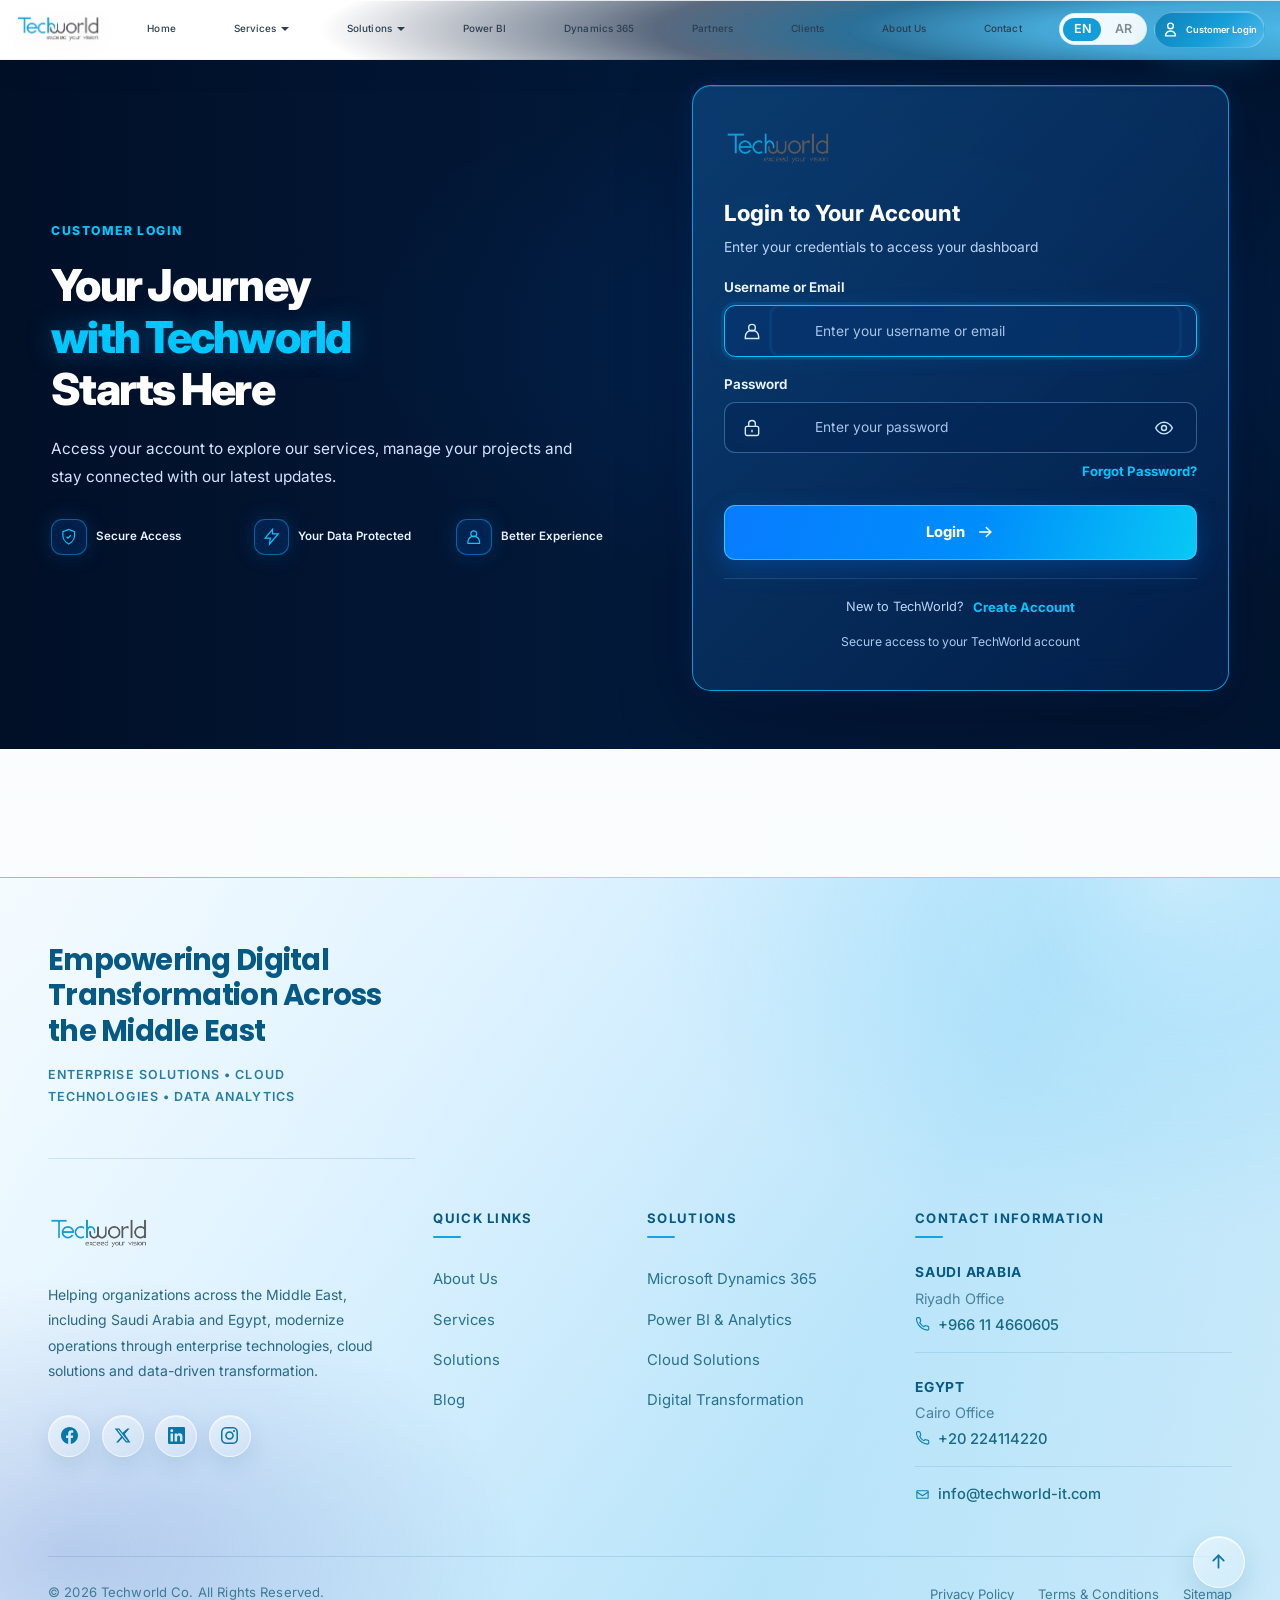
<file: customer-login.html>
<!DOCTYPE html>
<html lang="en" dir="ltr">

<head>
    <meta charset="UTF-8">
    <meta name="viewport" content="width=device-width, initial-scale=1.0">
    <title>Customer Login - Techworld</title>
    <meta name="description"
        content="Get in touch with Techworld for innovative IT solutions and digital transformation services.">
    <link rel="icon" type="image/png" href="images/favicon-32x32.png">
    <link rel="stylesheet" href="css/main.css">
    <link rel="stylesheet" href="css/customer-login.css">
</head>


<body>

<!-- Header -->

<!--Frosted Glass & Noise-->

<div class="mobile-overlay">
    <div class="mobile-overlay-noise"></div>
</div>

<header class="header">
    <div class="header-container">
        <a href="index.html" class="header-logo">
            <img src="images/logo.png" alt="Techworld Logo">
        </a>

        <nav class="nav">
            <ul class="nav-menu">
                <li class="nav-item">
                    <a href="index.html" class="nav-link" data-lang-en="Home" data-lang-ar="الرئيسية">Home</a>
                </li>

                <!-- SERVICES MEGA MENU -->
                <li class="nav-item has-dropdown">
                    <a href="#" class="nav-link dropdown-toggle" data-lang-en="Services" data-lang-ar="الخدمات"
                        aria-haspopup="true" aria-expanded="false">
                        Services
                    </a>

                    <div class="mega-menu mega-menu-services">
                        <div class="mega-layout">

                            <div class="mega-main">
                                <div class="mega-heading">
                                    <span class="mega-heading-line"></span>
                                    <div>
                                        <h2 data-lang-en="Our Services" data-lang-ar="خدماتنا">Our Services</h2>
                                        <p data-lang-en="Innovative services to help your business grow"
                                            data-lang-ar="خدمات مبتكرة لمساعدة أعمالك على النمو">
                                            Innovative services to help your business grow
                                        </p>
                                    </div>
                                </div>

                                <div class="mega-cards">

                                    <a href="services.html#technology" class="mega-card">
                                        <span class="mega-icon icon-blue">
                                            <svg viewBox="0 0 24 24" aria-hidden="true">
                                                <rect x="3" y="4" width="18" height="13" rx="1.5" />
                                                <path d="M1.5 20h21M8 17l-1 3m9-3 1 3" />
                                            </svg>
                                        </span>
                                        <span class="mega-card-copy">
                                            <span class="mega-card-title" data-lang-en="Technology Solutions"
                                                data-lang-ar="الحلول التقنية">Technology
                                                Solutions</span>
                                            <span class="mega-card-desc"
                                                data-lang-en="Advanced technology to modernize your business"
                                                data-lang-ar="تقنيات متقدمة لتحديث أعمالك">Advanced technology to
                                                modernize your business</span>
                                        </span>
                                        <span class="mega-arrow" aria-hidden="true">›</span>
                                    </a>

                                    <a href="services.html#it-infrastructure" class="mega-card">
                                        <span class="mega-icon icon-teal">
                                            <svg viewBox="0 0 24 24" aria-hidden="true">
                                                <rect x="3" y="4" width="18" height="13" rx="1.5" />
                                                <path d="M8 21h8m-4-4v4M7 8h.01M10 8h7" />
                                            </svg>
                                        </span>
                                        <span class="mega-card-copy">
                                            <span class="mega-card-title" data-lang-en="IT Infrastructure"
                                                data-lang-ar="البنية التحتية لتقنية المعلومات">IT
                                                Infrastructure</span>
                                            <span class="mega-card-desc"
                                                data-lang-en="Robust and scalable infrastructure solutions"
                                                data-lang-ar="حلول بنية تحتية قوية وقابلة للتوسع">Robust and
                                                scalable infrastructure solutions</span>
                                        </span>
                                        <span class="mega-arrow" aria-hidden="true">›</span>
                                    </a>

                                    <a href="services.html#web-design" class="mega-card">
                                        <span class="mega-icon icon-purple">
                                            <svg viewBox="0 0 24 24" aria-hidden="true">
                                                <circle cx="12" cy="12" r="9" />
                                                <circle cx="8" cy="9" r="1" />
                                                <circle cx="14.5" cy="7.5" r="1" />
                                                <circle cx="16" cy="13" r="1" />
                                                <path d="M12 21v-3a2 2 0 0 0-2-2H8a2 2 0 0 1-2-2v-1" />
                                            </svg>
                                        </span>
                                        <span class="mega-card-copy">
                                            <span class="mega-card-title" data-lang-en="Web Design"
                                                data-lang-ar="تصميم المواقع">Web Design</span>
                                            <span class="mega-card-desc"
                                                data-lang-en="Creative and responsive web solutions"
                                                data-lang-ar="حلول ويب إبداعية ومتجاوبة">Creative and responsive web
                                                solutions</span>
                                        </span>
                                        <span class="mega-arrow" aria-hidden="true">›</span>
                                    </a>

                                    <a href="services.html#software-development" class="mega-card">
                                        <span class="mega-icon icon-purple">
                                            <svg viewBox="0 0 24 24" aria-hidden="true">
                                                <path d="m8 5-7 7 7 7M16 5l7 7-7 7M14 3l-4 18" />
                                            </svg>
                                        </span>
                                        <span class="mega-card-copy">
                                            <span class="mega-card-title" data-lang-en="Software Development"
                                                data-lang-ar="تطوير البرمجيات">Software
                                                Development</span>
                                            <span class="mega-card-desc"
                                                data-lang-en="Custom software for your unique needs"
                                                data-lang-ar="برمجيات مخصصة لاحتياجاتك الفريدة">Custom software for
                                                your unique needs</span>
                                        </span>
                                        <span class="mega-arrow" aria-hidden="true">›</span>
                                    </a>

                                    <a href="services.html#microsoft-cloud" class="mega-card">
                                        <span class="mega-icon icon-blue">
                                            <svg viewBox="0 0 24 24" aria-hidden="true">
                                                <path
                                                    d="M6 18h12a4 4 0 0 0 .4-8A6.5 6.5 0 0 0 6 8.5 4.8 4.8 0 0 0 6 18Z" />
                                            </svg>
                                        </span>
                                        <span class="mega-card-copy">
                                            <span class="mega-card-title" data-lang-en="Microsoft Cloud"
                                                data-lang-ar="سحابة مايكروسوفت">Microsoft
                                                Cloud</span>
                                            <span class="mega-card-desc"
                                                data-lang-en="Azure, Office 365 &amp; enterprise solutions"
                                                data-lang-ar="Azure وOffice 365 وحلول المؤسسات">Azure, Office 365
                                                &amp; enterprise solutions</span>
                                        </span>
                                        <span class="mega-arrow" aria-hidden="true">›</span>
                                    </a>

                                </div>
                            </div>

                            <aside class="mega-promo">
                                <div class="mega-promo-image">
                                    <img src="images/Mega-menue image.png"
                                        alt="Cloud infrastructure and data center" loading="eager">
                                </div>
                                <div class="mega-promo-content">
                                    <p class="mega-eyebrow" data-lang-en="BUILD A STRONGER DIGITAL FUTURE"
                                        data-lang-ar="ابنِ مستقبلًا رقميًا أقوى">
                                        BUILD A STRONGER DIGITAL FUTURE
                                    </p>
                                    <h3 data-lang-en="Technology that works for you"
                                        data-lang-ar="تقنية تعمل من أجلك">
                                        Technology that works for you
                                    </h3>
                                    <p class="mega-promo-desc"
                                        data-lang-en="From cloud to security, we deliver integrated IT solutions that keep your business ahead."
                                        data-lang-ar="من الحوسبة السحابية إلى الأمان، نقدم حلول تقنية متكاملة تساعد أعمالك على التقدم.">
                                        From cloud to security, we deliver integrated IT solutions that keep your
                                        business ahead.
                                    </p>
                                    <a class="mega-learn-more" href="services.html">
                                        <span data-lang-en="Learn More" data-lang-ar="اعرف المزيد">Learn More</span>
                                        <svg viewBox="0 0 24 24" aria-hidden="true">
                                            <path d="M5 12h14m-6-6 6 6-6 6" />
                                        </svg>
                                    </a>
                                </div>
                            </aside>

                        </div>
                    </div>
                </li>


                <!-- SOLUTIONS MEGA MENU -->
                <li class="nav-item has-dropdown">
                    <a href="#" class="nav-link dropdown-toggle" data-lang-en="Solutions" data-lang-ar="الحلول"
                        aria-haspopup="true" aria-expanded="false">
                        Solutions
                    </a>

                    <div class="mega-menu mega-menu-solutions">
                        <div class="mega-layout">

                            <div class="mega-main">
                                <div class="mega-heading">
                                    <span class="mega-heading-line"></span>
                                    <div>
                                        <h2 data-lang-en="Our Solutions" data-lang-ar="حلولنا">Our Solutions</h2>
                                        <p data-lang-en="Comprehensive solutions for a smarter tomorrow"
                                            data-lang-ar="حلول متكاملة من أجل مستقبل أكثر ذكاءً">
                                            Comprehensive solutions for a smarter tomorrow
                                        </p>
                                    </div>
                                </div>

                                <div class="mega-cards">

                                    <a href="solutions.html#networking" class="mega-card">
                                        <span class="mega-icon icon-blue">
                                            <svg viewBox="0 0 24 24" aria-hidden="true">
                                                <circle cx="12" cy="12" r="10" />
                                                <path
                                                    d="M2 12h20M12 2a15 15 0 0 1 0 20M12 2a15 15 0 0 0 0 20M4.5 5.5h15M4.5 18.5h15" />
                                            </svg>
                                        </span>
                                        <span class="mega-card-copy">
                                            <span class="mega-card-title" data-lang-en="Networking"
                                                data-lang-ar="الشبكات">Networking</span>
                                            <span class="mega-card-desc"
                                                data-lang-en="Enterprise networking for seamless connectivity"
                                                data-lang-ar="شبكات مؤسسية لاتصال سلس">Enterprise networking for
                                                seamless connectivity</span>
                                        </span>
                                        <span class="mega-arrow" aria-hidden="true">›</span>
                                    </a>

                                    <a href="solutions.html#office-automation" class="mega-card">
                                        <span class="mega-icon icon-teal">
                                            <svg viewBox="0 0 24 24" aria-hidden="true">
                                                <rect x="3" y="3" width="7" height="18" rx="1" />
                                                <rect x="14" y="7" width="7" height="14" rx="1" />
                                                <path d="M6 7h1m-1 4h1m-1 4h1m10-4h1m-1 4h1m-1 4h1M5 21h14" />
                                            </svg>
                                        </span>
                                        <span class="mega-card-copy">
                                            <span class="mega-card-title" data-lang-en="Office Automation"
                                                data-lang-ar="أتمتة المكاتب">Office
                                                Automation</span>
                                            <span class="mega-card-desc"
                                                data-lang-en="Streamline operations with automation"
                                                data-lang-ar="بسّط عملياتك باستخدام الأتمتة">Streamline operations
                                                with automation</span>
                                        </span>
                                        <span class="mega-arrow" aria-hidden="true">›</span>
                                    </a>

                                    <a href="solutions.html#hardware" class="mega-card">
                                        <span class="mega-icon icon-purple">
                                            <svg viewBox="0 0 24 24" aria-hidden="true">
                                                <rect x="3" y="3" width="18" height="8" rx="2" />
                                                <rect x="3" y="13" width="18" height="8" rx="2" />
                                                <path d="M7 7h.01M7 17h.01M11 7h6m-6 10h6" />
                                            </svg>
                                        </span>
                                        <span class="mega-card-copy">
                                            <span class="mega-card-title" data-lang-en="Hardware Solutions"
                                                data-lang-ar="حلول الأجهزة">Hardware
                                                Solutions</span>
                                            <span class="mega-card-desc"
                                                data-lang-en="Premium hardware from leading brands"
                                                data-lang-ar="أجهزة متميزة من علامات تجارية رائدة">Premium hardware
                                                from leading brands</span>
                                        </span>
                                        <span class="mega-arrow" aria-hidden="true">›</span>
                                    </a>

                                    <a href="solutions.html#cloud-computing" class="mega-card">
                                        <span class="mega-icon icon-purple">
                                            <svg viewBox="0 0 24 24" aria-hidden="true">
                                                <path
                                                    d="M6 18h12a4 4 0 0 0 .4-8A6.5 6.5 0 0 0 6 8.5 4.8 4.8 0 0 0 6 18Z" />
                                            </svg>
                                        </span>
                                        <span class="mega-card-copy">
                                            <span class="mega-card-title" data-lang-en="Cloud Computing"
                                                data-lang-ar="الحوسبة السحابية">Cloud
                                                Computing</span>
                                            <span class="mega-card-desc"
                                                data-lang-en="Scalable cloud infrastructure &amp; services"
                                                data-lang-ar="بنية تحتية وخدمات سحابية قابلة للتوسع">Scalable cloud
                                                infrastructure &amp; services</span>
                                        </span>
                                        <span class="mega-arrow" aria-hidden="true">›</span>
                                    </a>

                                    <a href="solutions.html#security" class="mega-card">
                                        <span class="mega-icon icon-blue">
                                            <svg viewBox="0 0 24 24" aria-hidden="true">
                                                <path d="M12 22s8-4 8-11V5l-8-3-8 3v6c0 7 8 11 8 11Z" />
                                                <path d="m9 12 2 2 4-4" />
                                            </svg>
                                        </span>
                                        <span class="mega-card-copy">
                                            <span class="mega-card-title" data-lang-en="Security Solutions"
                                                data-lang-ar="حلول الأمان">Security
                                                Solutions</span>
                                            <span class="mega-card-desc"
                                                data-lang-en="Comprehensive cybersecurity protection"
                                                data-lang-ar="حماية شاملة للأمن السيبراني">Comprehensive
                                                cybersecurity protection</span>
                                        </span>
                                        <span class="mega-arrow" aria-hidden="true">›</span>
                                    </a>

                                </div>
                            </div>

                            <aside class="mega-promo">
                                <div class="mega-promo-image">
                                    <img src="images/Mega-menue image.png"
                                        alt="Cloud infrastructure and data center" loading="eager">
                                </div>
                                <div class="mega-promo-content">
                                    <p class="mega-eyebrow" data-lang-en="BUILD A STRONGER DIGITAL FUTURE"
                                        data-lang-ar="ابنِ مستقبلًا رقميًا أقوى">
                                        BUILD A STRONGER DIGITAL FUTURE
                                    </p>
                                    <h3 data-lang-en="Technology that works for you"
                                        data-lang-ar="تقنية تعمل من أجلك">
                                        Technology that works for you
                                    </h3>
                                    <p class="mega-promo-desc"
                                        data-lang-en="From cloud to security, we deliver integrated IT solutions that keep your business ahead."
                                        data-lang-ar="من الحوسبة السحابية إلى الأمان، نقدم حلول تقنية متكاملة تساعد أعمالك على التقدم.">
                                        From cloud to security, we deliver integrated IT solutions that keep your
                                        business ahead.
                                    </p>
                                    <a class="mega-learn-more" href="solutions.html">
                                        <span data-lang-en="Learn More" data-lang-ar="اعرف المزيد">Learn More</span>
                                        <svg viewBox="0 0 24 24" aria-hidden="true">
                                            <path d="M5 12h14m-6-6 6 6-6 6" />
                                        </svg>
                                    </a>
                                </div>
                            </aside>

                        </div>
                    </div>
                </li>

                <li class="nav-item">
                    <a href="powerbi.html" class="nav-link" data-lang-en="Power BI" data-lang-ar="باور بي آي">Power
                        BI</a>
                </li>

                <li class="nav-item">
                    <a href="dynamics365.html" class="nav-link" data-lang-en="Dynamics 365"
                        data-lang-ar="ديناميكس 365">Dynamics 365</a>
                </li>



                <li class="nav-item">
                    <a href="partners.html" class="nav-link" data-lang-en="Partners"
                        data-lang-ar="الشركاء">Partners</a>
                </li>

                <li class="nav-item">
                    <a href="clients.html" class="nav-link" data-lang-en="Clients"
                        data-lang-ar="العملاء">Clients</a>
                </li>

                <li class="nav-item">
                    <a href="about.html" class="nav-link" data-lang-en="About Us" data-lang-ar="من نحن">About Us</a>
                </li>

                <li class="nav-item">
                    <a href="contact.html" class="nav-link " data-lang-en="Contact"
                        data-lang-ar="اتصل بنا">Contact</a>
                </li>
            </ul>

            <!-- Language Switcher -->
            <div class="lang-switcher">
                <button class="lang-btn active" data-lang="en">EN</button>
                <button class="lang-btn" data-lang="ar">AR</button>
            </div>

            <!-- Customer Login Button -->
            <a href="#login" class="header-login-btn">
                <svg class="login-icon" width="18" height="18" viewBox="0 0 24 24" fill="none"
                    stroke="currentColor">
                    <path stroke-linecap="round" stroke-linejoin="round" stroke-width="2"
                        d="M16 7a4 4 0 11-8 0 4 4 0 018 0zM12 14a7 7 0 00-7 7h14a7 7 0 00-7-7z" />
                </svg>
                <span data-lang-en="Customer Login" data-lang-ar="تسجيل دخول العملاء">Customer Login</span>
            </a>
        </nav>

        <button class="mobile-menu-toggle" aria-label="Toggle Menu">
            <span></span>
            <span></span>
            <span></span>
        </button>
    </div>
</header>

<main class="customer-login-main" id="top">

<!-- Background Video -->
<video class="customer-login-video" autoplay muted loop playsinline aria-hidden="true">
    <source src="images/customer-login-bg.mp4.mp4" type="video/mp4">
</video>

<div class="customer-login-overlay" aria-hidden="true"></div>

<section class="customer-login-section" aria-labelledby="login-page-title">

    <!-- Intro Content -->
    <div class="login-intro">

        <p class="login-eyebrow" data-lang-en="CUSTOMER LOGIN" data-lang-ar="تسجيل دخول العملاء">
            CUSTOMER LOGIN
        </p>

        <h1 class="login-main-title" id="login-page-title" data-lang-en="Your Journey with Techworld Starts Here"
            data-lang-ar="رحلتك مع عالم التقنية تبدأ هنا">

            <span class="login-title-line login-title-white" data-lang-en="Your Journey" data-lang-ar="رحلتك">
                Your Journey
            </span>

            <span class="login-title-line login-title-blue" data-lang-en="with Techworld" data-lang-ar="مع عالم التقنية">
                with Techworld
            </span>

            <span class="login-title-line login-title-white" data-lang-en="Starts Here" data-lang-ar="تبدأ هنا">
                Starts Here
            </span>

        </h1>


        <p class="login-description"
            data-lang-en="Access your account to explore our services, manage your projects and stay connected with our latest updates."
            data-lang-ar="سجّل الدخول إلى حسابك لاستكشاف خدماتنا وإدارة مشروعاتك والبقاء على اطلاع بأحدث أخبارنا وتحديثاتنا.">
            Access your account to explore our services, manage your projects and stay connected with our latest
            updates.
        </p>

        <!-- Benefits -->
        <div class="login-benefits">

            <div class="login-benefit">
                <span class="login-benefit-icon" aria-hidden="true">
                    <svg viewBox="0 0 24 24" fill="none" stroke="currentColor" stroke-width="1.7">
                        <path d="M12 22s8-4 8-11V5l-8-3-8 3v6c0 7 8 11 8 11Z" />
                        <path d="m9 12 2 2 4-4" />
                    </svg>
                </span>

                <p  data-lang-en="Secure Access" data-lang-ar="دخول آمن">
                    Secure Access
                </p>
            </div>

            <div class="login-benefit">
                <span class="login-benefit-icon" aria-hidden="true">
                    <svg viewBox="0 0 24 24" fill="none" stroke="currentColor" stroke-width="1.7">
                        <path d="M13 2 3 14h7l-1 8 12-14h-8l0-6Z" />
                    </svg>
                </span>

                <p data-lang-en="Your Data Protected" data-lang-ar="بياناتك محمية">
                    Your Data Protected
                </p>
            </div>

            <div class="login-benefit">
                <span class="login-benefit-icon" aria-hidden="true">
                    <svg viewBox="0 0 24 24" fill="none" stroke="currentColor" stroke-width="1.7">
                        <circle cx="12" cy="8" r="4" />
                        <path d="M4 21v-2a8 8 0 0 1 16 0v2Z" />
                    </svg>
                </span>

                <p data-lang-en="Better Experience" data-lang-ar="تجربة أفضل">
                    Better Experience
                </p>
            </div>

        </div>
    </div>

    <!-- Single Authentication Card -->
    <div class="login-form-wrap">

        <div class="login-card">

            <!-- Company Logo -->
            <div class="login-card-brand">
                <img src="images/logo.png" alt="TechWorld">
            </div>

            <!-- Sign In Heading -->
            <div class="login-mode-panel" data-mode-panel="signin">

                <h2 data-lang-en="Login to Your Account" data-lang-ar="سجّل الدخول إلى حسابك">
                    Login to Your Account
                </h2>

                <p class="login-card-subtitle" data-lang-en="Enter your credentials to access your dashboard"
                    data-lang-ar="أدخل بياناتك للوصول إلى لوحة التحكم الخاصة بك">
                    Enter your credentials to access your dashboard
                </p>

            </div>

            <!-- Create Account Heading -->
            <div class="login-mode-panel" data-mode-panel="register" hidden>

                <h2 data-lang-en="Create Your Account" data-lang-ar="أنشئ حسابك">
                    Create Your Account
                </h2>

                <p class="login-card-subtitle" data-lang-en="Join TechWorld and get started"
                    data-lang-ar="انضم إلى TechWorld وابدأ الآن">
                    Join TechWorld and get started
                </p>

            </div>

            <!-- Forgot Password Heading -->
            <div class="login-mode-panel" data-mode-panel="forgot" hidden>

                <h2 data-lang-en="Reset Your Password" data-lang-ar="استعادة كلمة المرور">
                    Reset Your Password
                </h2>

                <p class="login-card-subtitle" data-lang-en="Enter your email and we'll send you a reset link"
                    data-lang-ar="أدخل بريدك الإلكتروني وسنرسل إليك رابط الاستعادة">
                    Enter your email and we'll send you a reset link
                </p>

            </div>

  
            <form id="customerLoginForm" novalidate>

                <!-- SIGN IN FIELDS -->
                <div class="login-mode-fields" data-mode-fields="signin">

                    <!-- Username / Email -->
                    <div class="login-field">

                        <label for="loginUsername" data-lang-en="Username or Email"
                            data-lang-ar="اسم المستخدم أو البريد الإلكتروني">
                            Username or Email
                        </label>

                        <div class="login-input-shell">

                            <svg viewBox="0 0 24 24" fill="none" stroke="currentColor" stroke-width="1.7"
                                aria-hidden="true">
                                <circle cx="12" cy="8" r="4" />
                                <path d="M4 21v-2a8 8 0 0 1 16 0v2Z" />
                            </svg>

                            <input id="loginUsername" name="username" type="text" autocomplete="username"
                                placeholder="Enter your username or email"
                                data-lang-en-placeholder="Enter your username or email"
                                data-lang-ar-placeholder="أدخل اسم المستخدم أو البريد الإلكتروني">

                        </div>

                        <small class="login-error" id="loginUsernameError" aria-live="polite"></small>

                    </div>

                    <!-- Password -->
                    <div class="login-field">

                        <label for="loginPassword" data-lang-en="Password" data-lang-ar="كلمة المرور">
                            Password
                        </label>

                        <div class="login-input-shell">

                            <svg viewBox="0 0 24 24" fill="none" stroke="currentColor" stroke-width="1.7"
                                aria-hidden="true">
                                <rect x="4" y="10" width="16" height="11" rx="2" />
                                <path d="M8 10V7a4 4 0 0 1 8 0v3" />
                                <path d="M12 14v3" />
                            </svg>

                            <input id="loginPassword" name="password" type="password"
                                autocomplete="current-password" placeholder="Enter your password"
                                data-lang-en-placeholder="Enter your password"
                                data-lang-ar-placeholder="أدخل كلمة المرور">

                            <button class="login-password-toggle" type="button" data-toggle-password="loginPassword"
                                aria-label="Show password" data-lang-en-aria="Show password"
                                data-lang-ar-aria="إظهار كلمة المرور">

                                <svg viewBox="0 0 24 24" fill="none" stroke="currentColor" stroke-width="1.7"
                                    aria-hidden="true">
                                    <path d="M2 12s3.5-7 10-7 10 7 10 7-3.5 7-10 7S2 12 2 12Z" />
                                    <circle cx="12" cy="12" r="3" />
                                </svg>

                            </button>

                        </div>

                        <small class="login-error" id="loginPasswordError" aria-live="polite"></small>

                        <div class="login-forgot-password">

                            <button type="button" class="login-text-button" data-switch-mode="forgot"
                                data-lang-en="Forgot Password?" data-lang-ar="نسيت كلمة المرور؟">
                                Forgot Password?
                            </button>

                        </div>

                    </div>

                </div>

                <!-- CREATE ACCOUNT FIELDS -->
                <div class="login-mode-fields" data-mode-fields="register" hidden>

                    <!-- Full Name -->
                    <div class="login-field">

                        <label for="registerName" data-lang-en="Full Name" data-lang-ar="الاسم الكامل">
                            Full Name
                        </label>

                        <div class="login-input-shell">

                            <svg viewBox="0 0 24 24" fill="none" stroke="currentColor" stroke-width="1.7"
                                aria-hidden="true">
                                <circle cx="12" cy="8" r="4" />
                                <path d="M4 21v-2a8 8 0 0 1 16 0v2Z" />
                            </svg>

                            <input id="registerName" name="fullName" type="text" autocomplete="name"
                                placeholder="Enter your full name" data-lang-en-placeholder="Enter your full name"
                                data-lang-ar-placeholder="أدخل اسمك بالكامل">

                        </div>

                        <small class="login-error" id="registerNameError" aria-live="polite"></small>

                    </div>

                    <!-- Email -->
                    <div class="login-field">

                        <label for="registerEmail" data-lang-en="Email Address" data-lang-ar="البريد الإلكتروني">
                            Email Address
                        </label>

                        <div class="login-input-shell">

                            <svg viewBox="0 0 24 24" fill="none" stroke="currentColor" stroke-width="1.7"
                                aria-hidden="true">
                                <rect x="3" y="5" width="18" height="14" rx="2" />
                                <path d="m3 7 9 6 9-6" />
                            </svg>

                            <input id="registerEmail" name="email" type="email" autocomplete="email"
                                placeholder="Enter your email" data-lang-en-placeholder="Enter your email"
                                data-lang-ar-placeholder="أدخل بريدك الإلكتروني">

                        </div>

                        <small class="login-error" id="registerEmailError" aria-live="polite"></small>

                    </div>

                    <!-- New Password -->
                    <div class="login-field">

                        <label for="registerPassword" data-lang-en="Create Password" data-lang-ar="إنشاء كلمة مرور">
                            Create Password
                        </label>

                        <div class="login-input-shell">

                            <svg viewBox="0 0 24 24" fill="none" stroke="currentColor" stroke-width="1.7"
                                aria-hidden="true">
                                <rect x="4" y="10" width="16" height="11" rx="2" />
                                <path d="M8 10V7a4 4 0 0 1 8 0v3" />
                            </svg>

                            <input id="registerPassword" name="newPassword" type="password"
                                autocomplete="new-password" placeholder="At least 8 characters"
                                data-lang-en-placeholder="At least 8 characters"
                                data-lang-ar-placeholder="8 أحرف على الأقل">

                            <button class="login-password-toggle" type="button"
                                data-toggle-password="registerPassword" aria-label="Show password"
                                data-lang-en-aria="Show password" data-lang-ar-aria="إظهار كلمة المرور">

                                <svg viewBox="0 0 24 24" fill="none" stroke="currentColor" stroke-width="1.7"
                                    aria-hidden="true">
                                    <path d="M2 12s3.5-7 10-7 10 7 10 7-3.5 7-10 7S2 12 2 12Z" />
                                    <circle cx="12" cy="12" r="3" />
                                </svg>

                            </button>

                        </div>

                        <small class="login-error" id="registerPasswordError" aria-live="polite"></small>

                    </div>

                    <!-- Confirm Password -->
                    <div class="login-field">

                        <label for="registerConfirmPassword" data-lang-en="Confirm Password"
                            data-lang-ar="تأكيد كلمة المرور">
                            Confirm Password
                        </label>

                        <div class="login-input-shell">

                            <svg viewBox="0 0 24 24" fill="none" stroke="currentColor" stroke-width="1.7"
                                aria-hidden="true">
                                <rect x="4" y="10" width="16" height="11" rx="2" />
                                <path d="M8 10V7a4 4 0 0 1 8 0v3" />
                            </svg>

                            <input id="registerConfirmPassword" name="confirmPassword" type="password"
                                autocomplete="new-password" placeholder="Re-enter your password"
                                data-lang-en-placeholder="Re-enter your password"
                                data-lang-ar-placeholder="أعد إدخال كلمة المرور">

                        </div>

                        <small class="login-error" id="registerConfirmPasswordError" aria-live="polite"></small>

                    </div>

                </div>

                <!-- FORGOT PASSWORD FIELDS -->
                <div class="login-mode-fields" data-mode-fields="forgot" hidden>

                    <div class="login-field">

                        <label for="forgotEmail" data-lang-en="Email Address" data-lang-ar="البريد الإلكتروني">
                            Email Address
                        </label>

                        <div class="login-input-shell">

                            <svg viewBox="0 0 24 24" fill="none" stroke="currentColor" stroke-width="1.7"
                                aria-hidden="true">
                                <rect x="3" y="5" width="18" height="14" rx="2" />
                                <path d="m3 7 9 6 9-6" />
                            </svg>

                            <input id="forgotEmail" name="forgotEmail" type="email" autocomplete="email"
                                placeholder="Enter your account email"
                                data-lang-en-placeholder="Enter your account email"
                                data-lang-ar-placeholder="أدخل البريد الإلكتروني المرتبط بحسابك">

                        </div>

                        <small class="login-error" id="forgotEmailError" aria-live="polite"></small>

                    </div>

                </div>

                <!-- Submit Button -->
                <button class="login-submit" id="loginSubmitBtn" type="submit">

                    <span id="loginSubmitText" data-lang-en="Login" data-lang-ar="تسجيل الدخول">
                        Login
                    </span>

                    <svg viewBox="0 0 24 24" fill="none" stroke="currentColor" stroke-width="1.8"
                        aria-hidden="true">
                        <path d="M5 12h14m-6-6 6 6-6 6" />
                    </svg>

                </button>

                <!-- Status Messages -->
                <p class="login-status" id="loginStatus" role="status" aria-live="polite"></p>

            </form>

            <!-- Sign In Footer -->
            <div class="login-account-footer" data-mode-footer="signin">

                <span data-lang-en="New to TechWorld?" data-lang-ar="جديد في TechWorld؟">
                    New to TechWorld?
                </span>

                <button type="button" class="login-text-button" data-switch-mode="register"
                    data-lang-en="Create Account" data-lang-ar="إنشاء حساب جديد">
                    Create Account
                </button>

            </div>

            <!-- Register Footer -->
            <div class="login-account-footer" data-mode-footer="register" hidden>

                <span data-lang-en="Already have an account?" data-lang-ar="لديك حساب بالفعل؟">
                    Already have an account?
                </span>

                <button type="button" class="login-text-button" data-switch-mode="signin" data-lang-en="Sign In"
                    data-lang-ar="تسجيل الدخول">
                    Sign In
                </button>

            </div>

            <!-- Forgot Password Footer -->
            <div class="login-account-footer" data-mode-footer="forgot" hidden>

                <button type="button" class="login-text-button" data-switch-mode="signin"
                    data-lang-en="Back to Sign In" data-lang-ar="العودة إلى تسجيل الدخول">
                    Back to Sign In
                </button>

            </div>

            <p class="login-card-note" data-lang-en="Secure access to your TechWorld account"
                data-lang-ar="وصول آمن إلى حسابك في TechWorld">
                Secure access to your TechWorld account
            </p>

        </div>
    </div>

</section>

</main>


<!-- Footer -->
<footer class="footer">
    <div class="footer-container">

        <!-- Footer Top -->
        <div class="footer-top">
            <h2 class="footer-top-title" data-lang-en="Empowering Digital Transformation Across the Middle East"
                data-lang-ar="تمكين التحول الرقمي في جميع أنحاء الشرق الأوسط">
                Empowering Digital Transformation Across the Middle East
            </h2>

            <p class="footer-top-subtitle" data-lang-en="Enterprise Solutions • Cloud Technologies • Data Analytics"
                data-lang-ar="حلول مؤسسية • تقنيات سحابية • تحليلات البيانات">
                Enterprise Solutions • Cloud Technologies • Data Analytics
            </p>
        </div>


        <!-- Footer Main -->
        <div class="footer-main">

            <!-- Company Information -->
            <div class="footer-about">

                <a href="index.html" class="footer-logo">
                    <img src="images/logo.png" alt="Techworld Logo">
                </a>

                <p class="footer-description"
                    data-lang-en="Helping organizations across the Middle East, including Saudi Arabia and Egypt, modernize operations through enterprise technologies, cloud solutions and data-driven transformation."
                    data-lang-ar="نساعد المؤسسات في جميع أنحاء الشرق الأوسط، بما في ذلك السعودية ومصر، على تحديث العمليات من خلال التقنيات المؤسسية والحلول السحابية والتحول المدفوع بالبيانات.">
                    Helping organizations across the Middle East, including Saudi Arabia and Egypt, modernize
                    operations through
                    enterprise technologies, cloud solutions and data-driven transformation.
                </p>


                <!-- Social Media -->
                <div class="footer-social" aria-label="Social media links">

                    <!-- Facebook -->
                    <a href="#" class="social-link" aria-label="Facebook">
                        <svg fill="currentColor" viewBox="0 0 24 24">
                            <path
                                d="M24 12.073c0-6.627-5.373-12-12-12s-12 5.373-12 12c0 5.99 4.388 10.954 10.125 11.854v-8.385H7.078v-3.47h3.047V9.43c0-3.007 1.792-4.669 4.533-4.669 1.312 0 2.686.235 2.686.235v2.953H15.83c-1.491 0-1.956.925-1.956 1.874v2.25h3.328l-.532 3.47h-2.796v8.385C19.612 23.027 24 18.062 24 12.073z" />
                        </svg>
                    </a>

                    <!-- X -->
                    <a href="#" class="social-link" aria-label="X (formerly Twitter)">
                        <svg fill="currentColor" viewBox="0 0 24 24">
                            <path
                                d="M18.9 2H22l-6.77 7.74L23.2 22h-6.4l-5.01-6.55L5.98 22H2.87l7.24-8.27L1 2h6.57l4.52 5.96L18.9 2zm-1.12 18.1h1.77L6.62 3.8H4.72L17.78 20.1z" />
                        </svg>
                    </a>

                    <!-- LinkedIn -->
                    <a href="#" class="social-link" aria-label="LinkedIn">
                        <svg fill="currentColor" viewBox="0 0 24 24">
                            <path
                                d="M20.447 20.452h-3.554v-5.569c0-1.328-.027-3.037-1.852-3.037-1.853 0-2.136 1.445-2.136 2.939v5.667H9.351V9h3.414v1.561h.046c.477-.9 1.637-1.85 3.37-1.85 3.601 0 4.267 2.37 4.267 5.455v6.286zM5.337 7.433c-1.144 0-2.063-.926-2.063-2.065 0-1.138.92-2.063 2.063-2.063 1.14 0 2.064.925 2.064 2.063 0 1.139-.925 2.065-2.064 2.065zm1.782 13.019H3.555V9h3.564v11.452zM22.225 0H1.771C.792 0 0 .774 0 1.729v20.542C0 23.227.792 24 1.771 24h20.451C23.2 24 24 23.227 24 22.271V1.729C24 .774 23.2 0 22.222 0h.003z" />
                        </svg>
                    </a>

                    <!-- Instagram -->
                    <a href="#" class="social-link" aria-label="Instagram">
                        <svg fill="currentColor" viewBox="0 0 24 24">
                            <path
                                d="M12 0C8.74 0 8.333.015 7.053.072 5.775.132 4.905.333 4.14.63c-.789.306-1.459.717-2.126 1.384S.935 3.35.63 4.14C.333 4.905.131 5.775.072 7.053.012 8.333 0 8.74 0 12s.015 3.667.072 4.947c.06 1.277.261 2.148.558 2.913.306.788.717 1.459 1.384 2.126.667.666 1.336 1.079 2.126 1.384.766.296 1.636.499 2.913.558C8.333 23.988 8.74 24 12 24s3.667-.015 4.947-.072c1.277-.06 2.148-.262 2.913-.558.788-.306 1.459-.718 2.126-1.384.666-.667 1.079-1.335 1.384-2.126.296-.765.499-1.636.558-2.913.06-1.28.072-1.687.072-4.947s-.015-3.667-.072-4.947c-.06-1.277-.262-2.149-.558-2.913-.306-.789-.718-1.459-1.384-2.126C21.319 1.347 20.651.935 19.86.63c-.765-.297-1.636-.499-2.913-.558C15.667.012 15.26 0 12 0zm0 2.16c3.203 0 3.585.016 4.85.071 1.17.055 1.805.249 2.227.415.562.217.96.477 1.382.896.419.42.679.819.896 1.381.164.422.36 1.057.413 2.227.057 1.266.07 1.646.07 4.85s-.015 3.585-.074 4.85c-.061 1.17-.256 1.805-.421 2.227-.224.562-.479.96-.899 1.382-.419.419-.824.679-1.38.896-.42.164-1.065.36-2.235.413-1.274.057-1.649.07-4.859.07-3.211 0-3.586-.015-4.859-.074-1.171-.061-1.816-.256-2.236-.421-.569-.224-.96-.479-1.379-.899-.421-.419-.69-.824-.9-1.38-.165-.42-.359-1.065-.42-2.235-.045-1.26-.061-1.649-.061-4.844 0-3.196.016-3.586.061-4.861.061-1.17.255-1.814.42-2.234.21-.57.479-.96.9-1.381.419-.419.81-.689 1.379-.898.42-.166 1.051-.361 2.221-.421 1.275-.045 1.65-.06 4.859-.06l.045.03zm0 3.678c-3.405 0-6.162 2.76-6.162 6.162 0 3.405 2.76 6.162 6.162 6.162 3.405 0 6.162-2.76 6.162-6.162 0-3.405-2.76-6.162-6.162-6.162zM12 16c-2.21 0-4-1.79-4-4s1.79-4 4-4 4 1.79 4 4-1.79 4-4 4zm7.846-10.405c0 .795-.646 1.44-1.44 1.44-.795 0-1.44-.646-1.44-1.44 0-.794.646-1.439 1.44-1.439.793-.001 1.44.645 1.44 1.439z" />
                        </svg>
                    </a>

                </div>
            </div>


            <!-- Quick Links -->
            <div class="footer-section">
                <h3 class="footer-title" data-lang-en="Quick Links" data-lang-ar="روابط سريعة">
                    Quick Links
                </h3>

                <ul class="footer-links">
                    <li>
                        <a href="about.html" class="footer-link" data-lang-en="About Us" data-lang-ar="من نحن">
                            About Us
                        </a>
                    </li>

                    <li>
                        <a href="services.html" class="footer-link" data-lang-en="Services" data-lang-ar="الخدمات">
                            Services
                        </a>
                    </li>

                    <li>
                        <a href="solutions.html" class="footer-link" data-lang-en="Solutions" data-lang-ar="الحلول">
                            Solutions
                        </a>
                    </li>

                    <li>
                        <a href="blog.html" class="footer-link" data-lang-en="Blog" data-lang-ar="المدونة">
                            Blog
                        </a>
                    </li>
                </ul>
            </div>


            <!-- Solutions -->
            <div class="footer-section">
                <h3 class="footer-title" data-lang-en="Solutions" data-lang-ar="الحلول">
                    Solutions
                </h3>

                <ul class="footer-links">
                    <li>
                        <a href="dynamics365.html" class="footer-link" data-lang-en="Microsoft Dynamics 365"
                            data-lang-ar="Microsoft Dynamics 365">
                            Microsoft Dynamics 365
                        </a>
                    </li>

                    <li>
                        <a href="powerbi.html" class="footer-link" data-lang-en="Power BI &amp; Analytics"
                            data-lang-ar="Power BI والتحليلات">
                            Power BI &amp; Analytics
                        </a>
                    </li>

                    <li>
                        <a href="solutions.html#cloud-computing" class="footer-link" data-lang-en="Cloud Solutions"
                            data-lang-ar="الحلول السحابية">
                            Cloud Solutions
                        </a>
                    </li>

                    <li>
                        <a href="services.html#software-development" class="footer-link"
                            data-lang-en="Digital Transformation" data-lang-ar="التحول الرقمي">
                            Digital Transformation
                        </a>
                    </li>
                </ul>
            </div>


            <!-- Contact Information -->
            <div class="footer-section">

                <h3 class="footer-title" data-lang-en="Contact Information" data-lang-ar="معلومات التواصل">
                    Contact Information
                </h3>

                <div class="footer-contact">

                    <!-- Saudi Arabia -->
                    <div class="footer-contact-block">

                        <p class="footer-contact-country" data-lang-en="Saudi Arabia"
                            data-lang-ar="المملكة العربية السعودية">

                            <svg class="footer-contact-inline-icon" viewBox="0 0 24 24" fill="none"
                                stroke="currentColor" stroke-width="1.8" aria-hidden="true">
                                <path stroke-linecap="round" stroke-linejoin="round"
                                    d="M12 21s-6-5.2-6-10a6 6 0 1112 0c0 4.8-6 10-6 10z" />
                                <circle cx="12" cy="11" r="2.5" />
                            </svg>

                            Saudi Arabia
                        </p>

                        <p class="footer-contact-office" data-lang-en="Riyadh Office" data-lang-ar="مكتب الرياض">

                            <svg class="footer-contact-inline-icon" viewBox="0 0 24 24" fill="none"
                                stroke="currentColor" stroke-width="1.8" aria-hidden="true">
                                <path stroke-linecap="round" stroke-linejoin="round"
                                    d="M4 21h16M6 21V7a1 1 0 011-1h10a1 1 0 011 1v14M9 10h2m2 0h2m-6 4h2m2 0h2" />
                            </svg>

                            Riyadh Office
                        </p>

                        <a href="tel:+96611466060" class="footer-contact-link footer-contact-line">

                            <svg class="footer-contact-inline-icon footer-phone-icon" viewBox="0 0 24 24"
                                fill="none" stroke="currentColor" stroke-width="1.8" aria-hidden="true">
                                <path stroke-linecap="round" stroke-linejoin="round"
                                    d="M22 16.92v2a2 2 0 01-2.18 2 19.86 19.86 0 01-8.63-3.07 19.5 19.5 0 01-6-6A19.86 19.86 0 012.3 3.18 2 2 0 014.29 1h2a2 2 0 012 1.72c.13.99.37 1.95.72 2.87a2 2 0 01-.45 2.11L7.48 8.8a16 16 0 006.72 6.72l1.1-1.1a2 2 0 012.11-.45c.92.35 1.88.59 2.87.72A2 2 0 0122 16.92z" />
                            </svg>

                            +966 11 4660605
                        </a>

                    </div>


                    <!-- Egypt -->
                    <div class="footer-contact-block">

                        <p class="footer-contact-country" data-lang-en="Egypt" data-lang-ar="مصر">

                            <svg class="footer-contact-inline-icon" viewBox="0 0 24 24" fill="none"
                                stroke="currentColor" stroke-width="1.8" aria-hidden="true">
                                <path stroke-linecap="round" stroke-linejoin="round"
                                    d="M12 21s-6-5.2-6-10a6 6 0 1112 0c0 4.8-6 10-6 10z" />
                                <circle cx="12" cy="11" r="2.5" />
                            </svg>

                            Egypt
                        </p>

                        <p class="footer-contact-office" data-lang-en="Cairo Office" data-lang-ar="مكتب القاهرة">

                            <svg class="footer-contact-inline-icon" viewBox="0 0 24 24" fill="none"
                                stroke="currentColor" stroke-width="1.8" aria-hidden="true">
                                <path stroke-linecap="round" stroke-linejoin="round"
                                    d="M4 21h16M6 21V7a1 1 0 011-1h10a1 1 0 011 1v14M9 10h2m2 0h2m-6 4h2m2 0h2" />
                            </svg>

                            Cairo Office
                        </p>

                        <a href="tel:+201224114220" class="footer-contact-link footer-contact-line">

                            <svg class="footer-contact-inline-icon footer-phone-icon" viewBox="0 0 24 24"
                                fill="none" stroke="currentColor" stroke-width="1.8" aria-hidden="true">
                                <path stroke-linecap="round" stroke-linejoin="round"
                                    d="M22 16.92v2a2 2 0 01-2.18 2 19.86 19.86 0 01-8.63-3.07 19.5 19.5 0 01-6-6A19.86 19.86 0 012.3 3.18 2 2 0 014.29 1h2a2 2 0 012 1.72c.13.99.37 1.95.72 2.87a2 2 0 01-.45 2.11L7.48 8.8a16 16 0 006.72 6.72l1.1-1.1a2 2 0 012.11-.45c.92.35 1.88.59 2.87.72A2 2 0 0122 16.92z" />
                            </svg>

                            +20 224114220
                        </a>

                    </div>


                    <!-- Email -->
                    <a href="mailto:info@techworld-it.com"
                        class="footer-contact-link footer-contact-line footer-contact-mail">

                        <svg class="footer-contact-inline-icon" viewBox="0 0 24 24" fill="none"
                            stroke="currentColor" stroke-width="1.8" aria-hidden="true">
                            <path stroke-linecap="round" stroke-linejoin="round"
                                d="M4 6h16a1 1 0 011 1v10a1 1 0 01-1 1H4a1 1 0 01-1-1V7a1 1 0 011-1z" />
                            <path stroke-linecap="round" stroke-linejoin="round" d="M3 8l9 6 9-6" />
                        </svg>

                        info@techworld-it.com
                    </a>

                </div>
            </div>

        </div>


        <!-- Footer Bottom -->
        <div class="footer-bottom">

            <p class="footer-copyright" data-lang-en="© 2026 Techworld Co. All Rights Reserved."
                data-lang-ar="© 2026 شركة عالم التقنية. جميع الحقوق محفوظة.">
                © 2026 Techworld Co. All Rights Reserved.
            </p>

            <ul class="footer-bottom-links">

                <li>
                    <a href="#" class="footer-bottom-link" data-lang-en="Privacy Policy"
                        data-lang-ar="سياسة الخصوصية">
                        Privacy Policy
                    </a>
                </li>

                <li>
                    <a href="#" class="footer-bottom-link" data-lang-en="Terms &amp; Conditions"
                        data-lang-ar="الشروط والأحكام">
                        Terms &amp; Conditions
                    </a>
                </li>

                <li>
                    <a href="sitemap.xml" class="footer-bottom-link" data-lang-en="Sitemap"
                        data-lang-ar="خريطة الموقع">
                        Sitemap
                    </a>
                </li>

            </ul>

        </div>


        <!-- Back To Top -->
        <a href="#top" class="footer-back-to-top" aria-label="Back to top" title="Back to top">

            <svg class="back-to-top-icon" viewBox="0 0 24 24" fill="none" stroke="currentColor" stroke-width="2"
                aria-hidden="true">

                <path stroke-linecap="round" stroke-linejoin="round" d="M12 19V5" />

                <path stroke-linecap="round" stroke-linejoin="round" d="M6 11l6-6 6 6" />

            </svg>

        </a>

    </div>
</footer>

<script src="js/main.js"></script>
<script src="js/translations.js"></script>

</body>

</html>
</file>
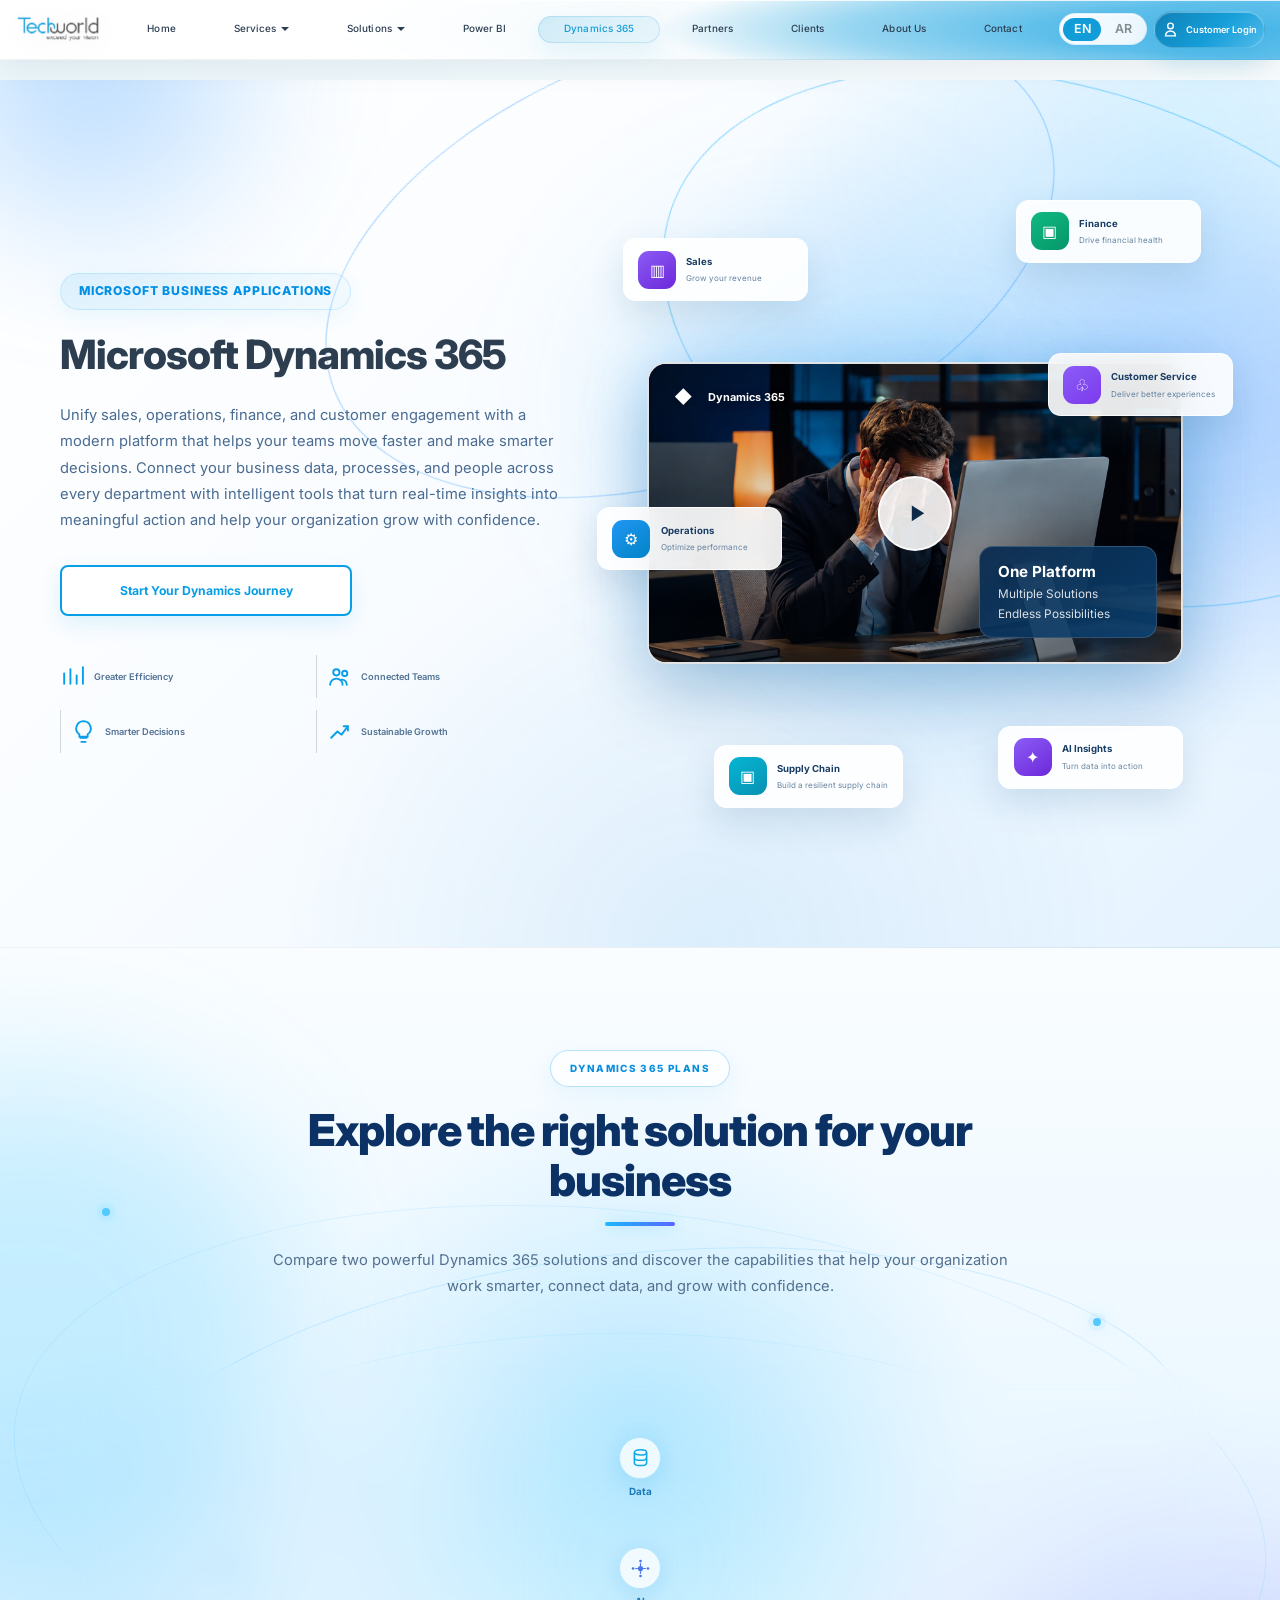
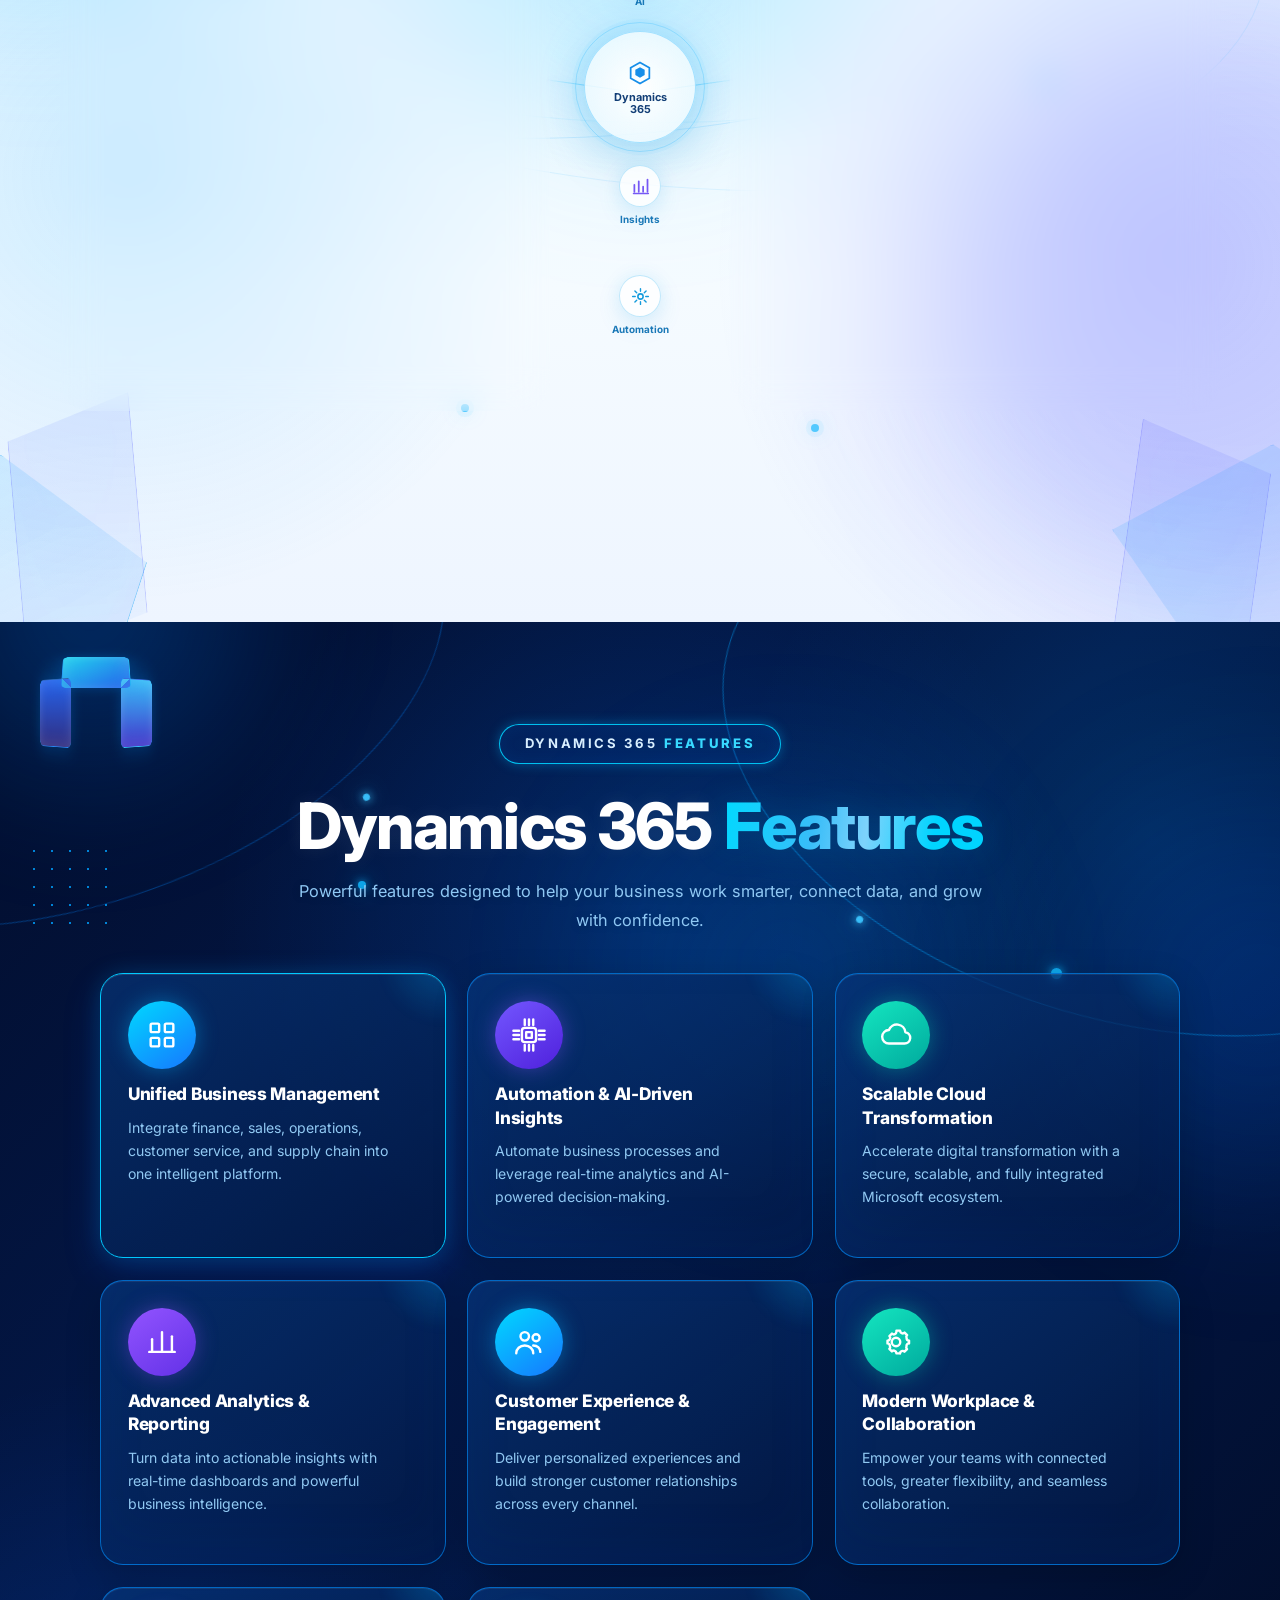
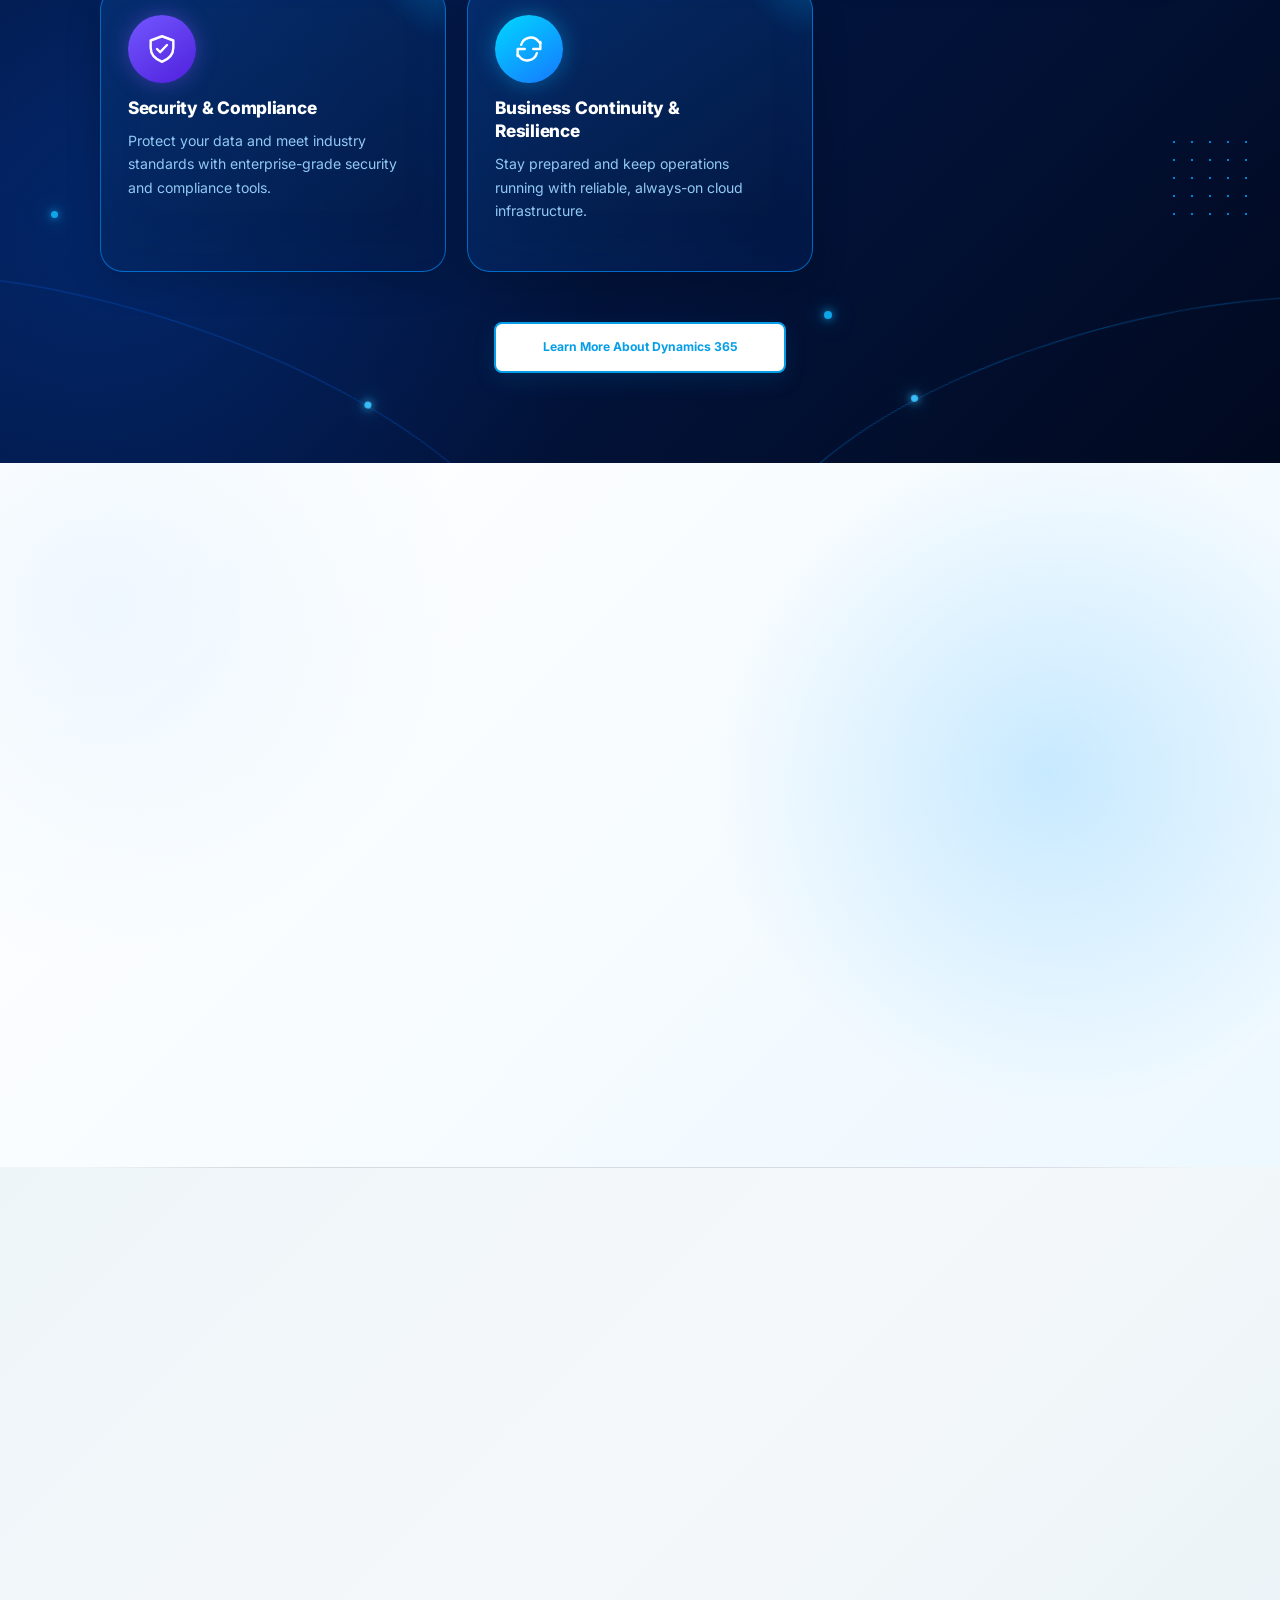
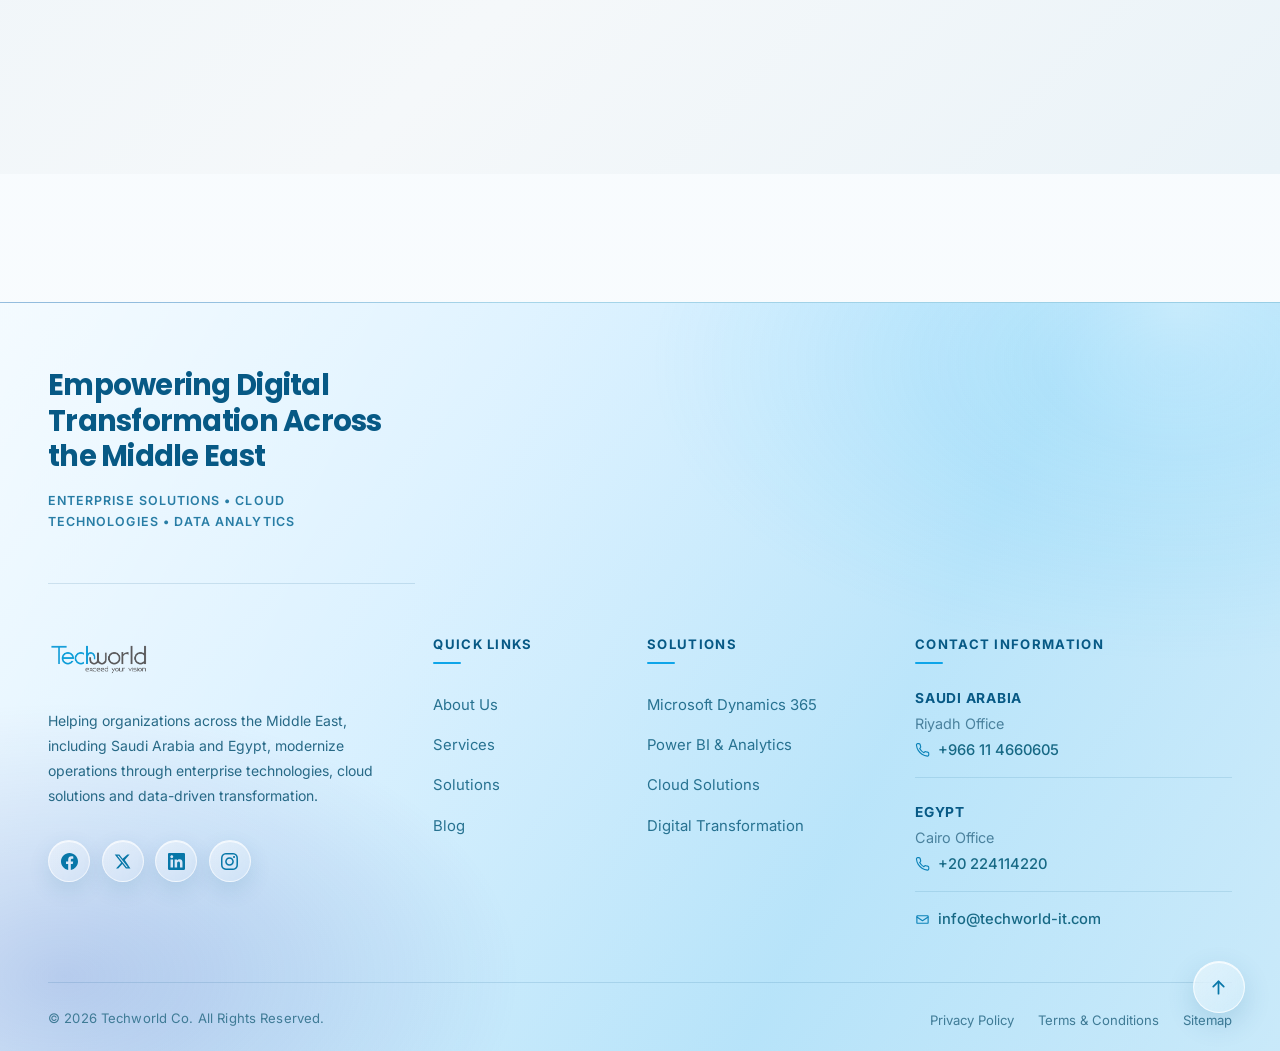
<file: dynamics365.html>
<!DOCTYPE html>
<html lang="en" dir="ltr">
<head>
  <meta charset="UTF-8">
  <meta name="viewport" content="width=device-width, initial-scale=1.0">
  <title>Dynamics 365 Solutions - Techworld</title>
  <meta name="description" content="Unified business applications powered by Microsoft Dynamics 365 from Techworld.">
  <link rel="icon" type="image/png" href="images/favicon-32x32.png">
  <link rel="stylesheet" href="css/main.css">
  <link rel="stylesheet" href="css/Dynamics 365.css"
</head>
<body>
  <!-- Header -->
  
  <!--Frosted Glass & Noise-->
  
  <div class="mobile-overlay">
    <div class="mobile-overlay-noise"></div>
  </div>

  <header class="header">
    <div class="header-container">
      <a href="index.html" class="header-logo">
        <img src="images/logo.png" alt="Techworld Logo">
      </a>
      
      <nav class="nav">
        <ul class="nav-menu">
          <li class="nav-item">
            <a href="index.html" class="nav-link" data-lang-en="Home" data-lang-ar="الرئيسية">Home</a>
          </li>
          
          <!-- SERVICES MEGA MENU -->
          <li class="nav-item has-dropdown">
            <a href="#" class="nav-link dropdown-toggle" data-lang-en="Services" data-lang-ar="الخدمات" aria-haspopup="true"
              aria-expanded="false">
              Services
            </a>
          
            <div class="mega-menu mega-menu-services">
              <div class="mega-layout">
          
                <div class="mega-main">
                  <div class="mega-heading">
                    <span class="mega-heading-line"></span>
                    <div>
                      <h2 data-lang-en="Our Services" data-lang-ar="خدماتنا">Our Services</h2>
                      <p data-lang-en="Innovative services to help your business grow"
                        data-lang-ar="خدمات مبتكرة لمساعدة أعمالك على النمو">
                        Innovative services to help your business grow
                      </p>
                    </div>
                  </div>
          
                  <div class="mega-cards">
          
                    <a href="services.html#technology" class="mega-card">
                      <span class="mega-icon icon-blue">
                        <svg viewBox="0 0 24 24" aria-hidden="true">
                          <rect x="3" y="4" width="18" height="13" rx="1.5" />
                          <path d="M1.5 20h21M8 17l-1 3m9-3 1 3" />
                        </svg>
                      </span>
                      <span class="mega-card-copy">
                        <span class="mega-card-title" data-lang-en="Technology Solutions" data-lang-ar="الحلول التقنية">Technology
                          Solutions</span>
                        <span class="mega-card-desc" data-lang-en="Advanced technology to modernize your business"
                          data-lang-ar="تقنيات متقدمة لتحديث أعمالك">Advanced technology to modernize your business</span>
                      </span>
                      <span class="mega-arrow" aria-hidden="true">›</span>
                    </a>
          
                    <a href="services.html#it-infrastructure" class="mega-card">
                      <span class="mega-icon icon-teal">
                        <svg viewBox="0 0 24 24" aria-hidden="true">
                          <rect x="3" y="4" width="18" height="13" rx="1.5" />
                          <path d="M8 21h8m-4-4v4M7 8h.01M10 8h7" />
                        </svg>
                      </span>
                      <span class="mega-card-copy">
                        <span class="mega-card-title" data-lang-en="IT Infrastructure"
                          data-lang-ar="البنية التحتية لتقنية المعلومات">IT Infrastructure</span>
                        <span class="mega-card-desc" data-lang-en="Robust and scalable infrastructure solutions"
                          data-lang-ar="حلول بنية تحتية قوية وقابلة للتوسع">Robust and scalable infrastructure solutions</span>
                      </span>
                      <span class="mega-arrow" aria-hidden="true">›</span>
                    </a>
          
                    <a href="services.html#web-design" class="mega-card">
                      <span class="mega-icon icon-purple">
                        <svg viewBox="0 0 24 24" aria-hidden="true">
                          <circle cx="12" cy="12" r="9" />
                          <circle cx="8" cy="9" r="1" />
                          <circle cx="14.5" cy="7.5" r="1" />
                          <circle cx="16" cy="13" r="1" />
                          <path d="M12 21v-3a2 2 0 0 0-2-2H8a2 2 0 0 1-2-2v-1" />
                        </svg>
                      </span>
                      <span class="mega-card-copy">
                        <span class="mega-card-title" data-lang-en="Web Design" data-lang-ar="تصميم المواقع">Web Design</span>
                        <span class="mega-card-desc" data-lang-en="Creative and responsive web solutions"
                          data-lang-ar="حلول ويب إبداعية ومتجاوبة">Creative and responsive web solutions</span>
                      </span>
                      <span class="mega-arrow" aria-hidden="true">›</span>
                    </a>
          
                    <a href="services.html#software-development" class="mega-card">
                      <span class="mega-icon icon-purple">
                        <svg viewBox="0 0 24 24" aria-hidden="true">
                          <path d="m8 5-7 7 7 7M16 5l7 7-7 7M14 3l-4 18" />
                        </svg>
                      </span>
                      <span class="mega-card-copy">
                        <span class="mega-card-title" data-lang-en="Software Development" data-lang-ar="تطوير البرمجيات">Software
                          Development</span>
                        <span class="mega-card-desc" data-lang-en="Custom software for your unique needs"
                          data-lang-ar="برمجيات مخصصة لاحتياجاتك الفريدة">Custom software for your unique needs</span>
                      </span>
                      <span class="mega-arrow" aria-hidden="true">›</span>
                    </a>
          
                    <a href="services.html#microsoft-cloud" class="mega-card">
                      <span class="mega-icon icon-blue">
                        <svg viewBox="0 0 24 24" aria-hidden="true">
                          <path d="M6 18h12a4 4 0 0 0 .4-8A6.5 6.5 0 0 0 6 8.5 4.8 4.8 0 0 0 6 18Z" />
                        </svg>
                      </span>
                      <span class="mega-card-copy">
                        <span class="mega-card-title" data-lang-en="Microsoft Cloud" data-lang-ar="سحابة مايكروسوفت">Microsoft
                          Cloud</span>
                        <span class="mega-card-desc" data-lang-en="Azure, Office 365 &amp; enterprise solutions"
                          data-lang-ar="Azure وOffice 365 وحلول المؤسسات">Azure, Office 365 &amp; enterprise solutions</span>
                      </span>
                      <span class="mega-arrow" aria-hidden="true">›</span>
                    </a>
          
                  </div>
                </div>
          
                <aside class="mega-promo">
                  <div class="mega-promo-image">
                    <img src="images/Mega-menue image.png" alt="Cloud infrastructure and data center" loading="eager">
                  </div>
                  <div class="mega-promo-content">
                    <p class="mega-eyebrow" data-lang-en="BUILD A STRONGER DIGITAL FUTURE"
                      data-lang-ar="ابنِ مستقبلًا رقميًا أقوى">
                      BUILD A STRONGER DIGITAL FUTURE
                    </p>
                    <h3 data-lang-en="Technology that works for you" data-lang-ar="تقنية تعمل من أجلك">
                      Technology that works for you
                    </h3>
                    <p class="mega-promo-desc"
                      data-lang-en="From cloud to security, we deliver integrated IT solutions that keep your business ahead."
                      data-lang-ar="من الحوسبة السحابية إلى الأمان، نقدم حلول تقنية متكاملة تساعد أعمالك على التقدم.">
                      From cloud to security, we deliver integrated IT solutions that keep your business ahead.
                    </p>
                    <a class="mega-learn-more" href="services.html">
                      <span data-lang-en="Learn More" data-lang-ar="اعرف المزيد">Learn More</span>
                      <svg viewBox="0 0 24 24" aria-hidden="true">
                        <path d="M5 12h14m-6-6 6 6-6 6" />
                      </svg>
                    </a>
                  </div>
                </aside>
          
              </div>
            </div>
          </li>
          
          
          <!-- SOLUTIONS MEGA MENU -->
          <li class="nav-item has-dropdown">
            <a href="#" class="nav-link dropdown-toggle" data-lang-en="Solutions" data-lang-ar="الحلول" aria-haspopup="true"
              aria-expanded="false">
              Solutions
            </a>
          
            <div class="mega-menu mega-menu-solutions">
              <div class="mega-layout">
          
                <div class="mega-main">
                  <div class="mega-heading">
                    <span class="mega-heading-line"></span>
                    <div>
                      <h2 data-lang-en="Our Solutions" data-lang-ar="حلولنا">Our Solutions</h2>
                      <p data-lang-en="Comprehensive solutions for a smarter tomorrow"
                        data-lang-ar="حلول متكاملة من أجل مستقبل أكثر ذكاءً">
                        Comprehensive solutions for a smarter tomorrow
                      </p>
                    </div>
                  </div>
          
                  <div class="mega-cards">
          
                    <a href="solutions.html#networking" class="mega-card">
                      <span class="mega-icon icon-blue">
                        <svg viewBox="0 0 24 24" aria-hidden="true">
                          <circle cx="12" cy="12" r="10" />
                          <path d="M2 12h20M12 2a15 15 0 0 1 0 20M12 2a15 15 0 0 0 0 20M4.5 5.5h15M4.5 18.5h15" />
                        </svg>
                      </span>
                      <span class="mega-card-copy">
                        <span class="mega-card-title" data-lang-en="Networking" data-lang-ar="الشبكات">Networking</span>
                        <span class="mega-card-desc" data-lang-en="Enterprise networking for seamless connectivity"
                          data-lang-ar="شبكات مؤسسية لاتصال سلس">Enterprise networking for seamless connectivity</span>
                      </span>
                      <span class="mega-arrow" aria-hidden="true">›</span>
                    </a>
          
                    <a href="solutions.html#office-automation" class="mega-card">
                      <span class="mega-icon icon-teal">
                        <svg viewBox="0 0 24 24" aria-hidden="true">
                          <rect x="3" y="3" width="7" height="18" rx="1" />
                          <rect x="14" y="7" width="7" height="14" rx="1" />
                          <path d="M6 7h1m-1 4h1m-1 4h1m10-4h1m-1 4h1m-1 4h1M5 21h14" />
                        </svg>
                      </span>
                      <span class="mega-card-copy">
                        <span class="mega-card-title" data-lang-en="Office Automation" data-lang-ar="أتمتة المكاتب">Office
                          Automation</span>
                        <span class="mega-card-desc" data-lang-en="Streamline operations with automation"
                          data-lang-ar="بسّط عملياتك باستخدام الأتمتة">Streamline operations with automation</span>
                      </span>
                      <span class="mega-arrow" aria-hidden="true">›</span>
                    </a>
          
                    <a href="solutions.html#hardware" class="mega-card">
                      <span class="mega-icon icon-purple">
                        <svg viewBox="0 0 24 24" aria-hidden="true">
                          <rect x="3" y="3" width="18" height="8" rx="2" />
                          <rect x="3" y="13" width="18" height="8" rx="2" />
                          <path d="M7 7h.01M7 17h.01M11 7h6m-6 10h6" />
                        </svg>
                      </span>
                      <span class="mega-card-copy">
                        <span class="mega-card-title" data-lang-en="Hardware Solutions" data-lang-ar="حلول الأجهزة">Hardware
                          Solutions</span>
                        <span class="mega-card-desc" data-lang-en="Premium hardware from leading brands"
                          data-lang-ar="أجهزة متميزة من علامات تجارية رائدة">Premium hardware from leading brands</span>
                      </span>
                      <span class="mega-arrow" aria-hidden="true">›</span>
                    </a>
          
                    <a href="solutions.html#cloud-computing" class="mega-card">
                      <span class="mega-icon icon-purple">
                        <svg viewBox="0 0 24 24" aria-hidden="true">
                          <path d="M6 18h12a4 4 0 0 0 .4-8A6.5 6.5 0 0 0 6 8.5 4.8 4.8 0 0 0 6 18Z" />
                        </svg>
                      </span>
                      <span class="mega-card-copy">
                        <span class="mega-card-title" data-lang-en="Cloud Computing" data-lang-ar="الحوسبة السحابية">Cloud
                          Computing</span>
                        <span class="mega-card-desc" data-lang-en="Scalable cloud infrastructure &amp; services"
                          data-lang-ar="بنية تحتية وخدمات سحابية قابلة للتوسع">Scalable cloud infrastructure &amp; services</span>
                      </span>
                      <span class="mega-arrow" aria-hidden="true">›</span>
                    </a>
          
                    <a href="solutions.html#security" class="mega-card">
                      <span class="mega-icon icon-blue">
                        <svg viewBox="0 0 24 24" aria-hidden="true">
                          <path d="M12 22s8-4 8-11V5l-8-3-8 3v6c0 7 8 11 8 11Z" />
                          <path d="m9 12 2 2 4-4" />
                        </svg>
                      </span>
                      <span class="mega-card-copy">
                        <span class="mega-card-title" data-lang-en="Security Solutions" data-lang-ar="حلول الأمان">Security
                          Solutions</span>
                        <span class="mega-card-desc" data-lang-en="Comprehensive cybersecurity protection"
                          data-lang-ar="حماية شاملة للأمن السيبراني">Comprehensive cybersecurity protection</span>
                      </span>
                      <span class="mega-arrow" aria-hidden="true">›</span>
                    </a>
          
                  </div>
                </div>
          
                <aside class="mega-promo">
                  <div class="mega-promo-image">
                    <img src="images/Mega-menue image.png" alt="Cloud infrastructure and data center" loading="eager">
                  </div>
                  <div class="mega-promo-content">
                    <p class="mega-eyebrow" data-lang-en="BUILD A STRONGER DIGITAL FUTURE"
                      data-lang-ar="ابنِ مستقبلًا رقميًا أقوى">
                      BUILD A STRONGER DIGITAL FUTURE
                    </p>
                    <h3 data-lang-en="Technology that works for you" data-lang-ar="تقنية تعمل من أجلك">
                      Technology that works for you
                    </h3>
                    <p class="mega-promo-desc"
                      data-lang-en="From cloud to security, we deliver integrated IT solutions that keep your business ahead."
                      data-lang-ar="من الحوسبة السحابية إلى الأمان، نقدم حلول تقنية متكاملة تساعد أعمالك على التقدم.">
                      From cloud to security, we deliver integrated IT solutions that keep your business ahead.
                    </p>
                    <a class="mega-learn-more" href="solutions.html">
                      <span data-lang-en="Learn More" data-lang-ar="اعرف المزيد">Learn More</span>
                      <svg viewBox="0 0 24 24" aria-hidden="true">
                        <path d="M5 12h14m-6-6 6 6-6 6" />
                      </svg>
                    </a>
                  </div>
                </aside>
          
              </div>
            </div>
          </li>
          
          <li class="nav-item">
            <a href="powerbi.html" class="nav-link" data-lang-en="Power BI" data-lang-ar="باور بي آي">Power BI</a>
          </li>
          
          <li class="nav-item">
            <a href="dynamics365.html" class="nav-link active" data-lang-en="Dynamics 365" data-lang-ar="ديناميكس 365">Dynamics 365</a>
          </li>
          
          <li class="nav-item">
            <a href="partners.html" class="nav-link" data-lang-en="Partners" data-lang-ar="الشركاء">Partners</a>
          </li>
          
          <li class="nav-item">
            <a href="clients.html" class="nav-link" data-lang-en="Clients" data-lang-ar="العملاء">Clients</a>
          </li>
          
          <li class="nav-item">
            <a href="about.html" class="nav-link" data-lang-en="About Us" data-lang-ar="من نحن">About Us</a>
          </li>
          
          <li class="nav-item">
            <a href="contact.html" class="nav-link" data-lang-en="Contact" data-lang-ar="اتصل بنا">Contact</a>
          </li>
        </ul>
        
        <div class="lang-switcher">
          <button class="lang-btn active" data-lang="en">EN</button>
          <button class="lang-btn" data-lang="ar">AR</button>
        </div>
        
        <a href="customer-login.html" class="header-login-btn">
          <svg class="login-icon" width="18" height="18" viewBox="0 0 24 24" fill="none" stroke="currentColor">
            <path stroke-linecap="round" stroke-linejoin="round" stroke-width="2" d="M16 7a4 4 0 11-8 0 4 4 0 018 0zM12 14a7 7 0 00-7 7h14a7 7 0 00-7-7z" />
          </svg>
          <span data-lang-en="Customer Login" data-lang-ar="تسجيل دخول العملاء">Customer Login</span>
        </a>
      </nav>
      
      <button class="mobile-menu-toggle" aria-label="Toggle Menu">
        <span></span>
        <span></span>
        <span></span>
      </button>
    </div>
  </header>

  <main style="padding-top: 80px;">

<!-- =========================================================
     DYNAMICS 365 HERO
========================================================= -->

<section class="section dy-hero" id="dynamics-hero">

  <!-- =====================================================
       BACKGROUND GLOW
  ====================================================== -->

  <div class="dy-bg-glow dy-bg-glow-1"></div>
  <div class="dy-bg-glow dy-bg-glow-2"></div>
  <div class="dy-bg-glow dy-bg-glow-3"></div>


  <div class="container dy-hero-grid">


    <!-- =================================================
         LEFT CONTENT
    ================================================== -->

    <div class="dy-hero-content">


      <!-- =================================================
           EYEBROW
      ================================================== -->

      <span class="dy-eyebrow" data-lang-en="Microsoft Business Applications"
        data-lang-ar="تطبيقات الأعمال من مايكروسوفت">

        Microsoft Business Applications

      </span>


<!-- =================================================
     TITLE
================================================== -->

<h1 class="dy-title" data-lang-en="Microsoft Dynamics 365" data-lang-ar="مايكروسوفت ديناميكس 365"
  aria-label="Microsoft Dynamics 365">

  <span class="dy-title-shine">

    <span class="dy-title-text">
      Microsoft Dynamics <strong>365</strong>
    </span>

  </span>

</h1>


      <!-- =================================================
           DESCRIPTION
      ================================================== -->

      <p class="dy-subtitle"
        data-lang-en="Unify sales, operations, finance, and customer engagement with a modern platform that helps your teams move faster and make smarter decisions. Connect your business data, processes, and people across every department with intelligent tools that turn real-time insights into meaningful action and help your organization grow with confidence."
        data-lang-ar="وحّد المبيعات والعمليات والمالية وتفاعل العملاء عبر منصة حديثة تساعد فرقك على العمل بشكل أسرع واتخاذ قرارات أكثر ذكاءً. اربط بيانات أعمالك وعملياتك وموظفيك عبر جميع الأقسام باستخدام أدوات ذكية تحول الرؤى الفورية إلى إجراءات مؤثرة وتساعد مؤسستك على النمو بثقة.">

        Unify sales, operations, finance, and customer engagement
        with a modern platform that helps your teams move faster
        and make smarter decisions. Connect your business data,
        processes, and people across every department with
        intelligent tools that turn real-time insights into
        meaningful action and help your organization grow
        with confidence.

      </p>


      <!-- =================================================
           ACTION
      ================================================== -->

      <div class="dy-actions">

        <a href="contact.html" class="btn btn-primary dy-main-btn" data-lang-en="Start Your Dynamics Journey"
          data-lang-ar="ابدأ رحلة Dynamics">

          <span>
            Start Your Dynamics Journey
          </span>

        </a>

      </div>


      <!-- =================================================
           BENEFITS
      ================================================== -->

      <div class="dy-benefits">


        <!-- =================================================
             GREATER EFFICIENCY
        ================================================== -->

        <div class="dy-benefit">

          <div class="dy-benefit-icon">

            <svg viewBox="0 0 24 24" aria-hidden="true">

              <path d="M4 19V9"></path>
              <path d="M10 19V5"></path>
              <path d="M16 19v-8"></path>
              <path d="M22 19V3"></path>

            </svg>

          </div>

          <span data-lang-en="Greater Efficiency" data-lang-ar="كفاءة أعلى">

            Greater Efficiency

          </span>

        </div>


        <!-- =================================================
             CONNECTED TEAMS
        ================================================== -->

        <div class="dy-benefit">

          <div class="dy-benefit-icon">

            <svg viewBox="0 0 24 24" aria-hidden="true">

              <circle cx="9" cy="8" r="3">
              </circle>

              <circle cx="17" cy="9" r="2.5">
              </circle>

              <path d="M3 20c0-3.3 2.7-6 6-6s6 2.7 6 6">
              </path>

              <path d="M14 15c2.8-.2 5 1.9 5 5">
              </path>

            </svg>

          </div>

          <span data-lang-en="Connected Teams" data-lang-ar="فرق مترابطة">

            Connected Teams

          </span>

        </div>


        <!-- =================================================
             SMARTER DECISIONS
        ================================================== -->

        <div class="dy-benefit">

          <div class="dy-benefit-icon">

            <svg viewBox="0 0 24 24" aria-hidden="true">

              <path d="M9 18h6"></path>

              <path d="M10 22h4"></path>

              <path d="M12 2a7 7 0 0 0-4 12.7V17h8v-2.3A7 7 0 0 0 12 2Z">
              </path>

            </svg>

          </div>

          <span data-lang-en="Smarter Decisions" data-lang-ar="قرارات أكثر ذكاءً">

            Smarter Decisions

          </span>

        </div>


        <!-- =================================================
             SUSTAINABLE GROWTH
        ================================================== -->

        <div class="dy-benefit">

          <div class="dy-benefit-icon">

            <svg viewBox="0 0 24 24" aria-hidden="true">

              <path d="M4 18 10 12l4 3 6-8"></path>

              <path d="M16 7h4v4"></path>

            </svg>

          </div>

          <span data-lang-en="Sustainable Growth" data-lang-ar="نمو مستدام">

            Sustainable Growth

          </span>

        </div>


      </div>

    </div>



    <!-- =================================================
         RIGHT VISUAL
    ================================================== -->

    <div class="dy-visual">


      <!-- =================================================
           DECORATIVE ORBITS
      ================================================== -->

      <div class="dy-orbit dy-orbit-1"></div>
      <div class="dy-orbit dy-orbit-2"></div>



      <!-- =================================================
           MAIN VIDEO PREVIEW
      ================================================== -->

      <div class="dy-media" aria-label="Dynamics 365 video showcase" data-aria-en="Dynamics 365 video showcase"
        data-aria-ar="عرض فيديو توضيحي لـ Dynamics 365">


        <!-- =================================================
             VIDEO PREVIEW
        ================================================== -->

        <video class="dy-video" muted playsinline preload="metadata" poster="images/dynamics-poster.webp" data-lazy-video="true">

          <source data-src="images/dynamics.mp4" type="video/mp4">

        </video>


        <!-- =================================================
             DYNAMICS BRAND
        ================================================== -->

        <div class="dy-video-brand">

          <span class="dy-brand-icon">
            ◆
          </span>

          <span>
            Dynamics 365
          </span>

        </div>


        <!-- =================================================
             PLAY BUTTON
        ================================================== -->

        <button type="button" class="dy-play-btn" aria-label="Play Dynamics 365 video"
          data-aria-en="Play Dynamics 365 video" data-aria-ar="تشغيل فيديو Dynamics 365">

          <svg viewBox="0 0 24 24" aria-hidden="true">

            <path d="M8 5v14l11-7z"></path>

          </svg>

        </button>


        <!-- =================================================
             ONE PLATFORM CARD
        ================================================== -->

        <div class="dy-platform-card">

          <strong data-lang-en="One Platform" data-lang-ar="منصة واحدة">

            One Platform

          </strong>

          <span data-lang-en="Multiple Solutions" data-lang-ar="حلول متعددة">

            Multiple Solutions

          </span>

          <span data-lang-en="Endless Possibilities" data-lang-ar="إمكانات لا محدودة">

            Endless Possibilities

          </span>

        </div>

      </div>



      <!-- =================================================
           FLOATING CARD — SALES
      ================================================== -->

      <div class="dy-float-card dy-card-sales">

        <div class="dy-float-icon purple">
          ▥
        </div>

        <div>

          <strong data-lang-en="Sales" data-lang-ar="المبيعات">

            Sales

          </strong>

          <span data-lang-en="Grow your revenue" data-lang-ar="نمِّ إيراداتك">

            Grow your revenue

          </span>

        </div>

      </div>



      <!-- =================================================
           FLOATING CARD — FINANCE
      ================================================== -->

      <div class="dy-float-card dy-card-finance">

        <div class="dy-float-icon green">
          ▣
        </div>

        <div>

          <strong data-lang-en="Finance" data-lang-ar="المالية">

            Finance

          </strong>

          <span data-lang-en="Drive financial health" data-lang-ar="عزّز الاستقرار المالي">

            Drive financial health

          </span>

        </div>

      </div>



      <!-- =================================================
           FLOATING CARD — CUSTOMER SERVICE
      ================================================== -->

      <div class="dy-float-card dy-card-service">

        <div class="dy-float-icon violet">
          ♧
        </div>

        <div>

          <strong data-lang-en="Customer Service" data-lang-ar="خدمة العملاء">

            Customer Service

          </strong>

          <span data-lang-en="Deliver better experiences" data-lang-ar="قدّم تجارب أفضل">

            Deliver better experiences

          </span>

        </div>

      </div>



      <!-- =================================================
           FLOATING CARD — OPERATIONS
      ================================================== -->

      <div class="dy-float-card dy-card-operation">

        <div class="dy-float-icon blue">
          ⚙
        </div>

        <div>

          <strong data-lang-en="Operations" data-lang-ar="العمليات">

            Operations

          </strong>

          <span data-lang-en="Optimize performance" data-lang-ar="حسّن الأداء">

            Optimize performance

          </span>

        </div>

      </div>



      <!-- =================================================
           FLOATING CARD — SUPPLY CHAIN
      ================================================== -->

      <div class="dy-float-card dy-card-supply">

        <div class="dy-float-icon cyan">
          ▣
        </div>

        <div>

          <strong data-lang-en="Supply Chain" data-lang-ar="سلسلة التوريد">

            Supply Chain

          </strong>

          <span data-lang-en="Build a resilient supply chain" data-lang-ar="أنشئ سلسلة توريد مرنة">

            Build a resilient supply chain

          </span>

        </div>

      </div>



      <!-- =================================================
           FLOATING CARD — AI INSIGHTS
      ================================================== -->

      <div class="dy-float-card dy-card-ai">

        <div class="dy-float-icon purple">
          ✦
        </div>

        <div>

          <strong data-lang-en="AI Insights" data-lang-ar="رؤى الذكاء الاصطناعي">

            AI Insights

          </strong>

          <span data-lang-en="Turn data into action" data-lang-ar="حوّل البيانات إلى إجراءات">

            Turn data into action

          </span>

        </div>

      </div>


    </div>

  </div>

</section>



<!-- =========================================================
     DYNAMICS 365 VIDEO MODAL
========================================================= -->

<div class="dy-modal" id="dy-video-modal" aria-hidden="true">


  <div class="dy-modal-dialog" role="dialog" aria-modal="true" aria-label="Dynamics 365 video player"
    data-aria-en="Dynamics 365 video player" data-aria-ar="مشغل فيديو Dynamics 365">


    <!-- =================================================
         CLOSE
    ================================================== -->

    <button type="button" class="dy-modal-close" aria-label="Close video" data-aria-en="Close video"
      data-aria-ar="إغلاق الفيديو">

      &times;

    </button>


    <!-- =================================================
         MODAL VIDEO
    ================================================== -->

    <video class="dy-modal-video" controls playsinline preload="metadata" data-lazy-video="true">

      <source data-src="images/dynamics.mp4" type="video/mp4">

    </video>

  </div>

</div>



<!-- =========================================================
     DYNAMICS 365 PLANS SECTION
========================================================= -->

<section class="d365-plans-section" id="d365-plans">

  <!-- =====================================================
         BACKGROUND GLOW
    ===================================================== -->

  <div class="d365-plans-bg-glow d365-plans-bg-glow-1"></div>
  <div class="d365-plans-bg-glow d365-plans-bg-glow-2"></div>
  <div class="d365-plans-bg-glow d365-plans-bg-glow-3"></div>


  <!-- =====================================================
         BACKGROUND ABSTRACT SHAPES
    ===================================================== -->

  <div class="d365-bg-shape d365-bg-shape-1"></div>
  <div class="d365-bg-shape d365-bg-shape-2"></div>
  <div class="d365-bg-shape d365-bg-shape-3"></div>
  <div class="d365-bg-shape d365-bg-shape-4"></div>


  <!-- =====================================================
         BACKGROUND ORBITS
    ===================================================== -->

  <div class="d365-plans-orbit orbit-one"></div>
  <div class="d365-plans-orbit orbit-two"></div>
  <div class="d365-plans-orbit orbit-three"></div>


  <!-- =====================================================
         FLOATING BACKGROUND DOTS
    ===================================================== -->

  <span class="d365-floating-dot dot-1"></span>
  <span class="d365-floating-dot dot-2"></span>
  <span class="d365-floating-dot dot-3"></span>
  <span class="d365-floating-dot dot-4"></span>
  <span class="d365-floating-dot dot-5"></span>
  <span class="d365-floating-dot dot-6"></span>


  <!-- =====================================================
         SECTION HEADER
    ===================================================== -->

  <div class="d365-plans-header">

    <div class="d365-plans-eyebrow" data-lang-en="DYNAMICS 365 PLANS" data-lang-ar="خطط دينامكس 365">
      DYNAMICS 365 PLANS
    </div>


    <h2 class="d365-plans-title" data-lang-en="Explore the right solution for your business"
      data-lang-ar="اكتشف الحل المناسب لأعمالك">
      Explore the right solution for your business
    </h2>


    <p class="d365-plans-description"
      data-lang-en="Compare two powerful Dynamics 365 solutions and discover the capabilities that help your organization work smarter, connect data, and grow with confidence."
      data-lang-ar="قارن بين حلَّين متقدمين من Dynamics 365 واكتشف الإمكانات التي تساعد مؤسستك على العمل بذكاء أكبر وربط البيانات والنمو بثقة.">
      Compare two powerful Dynamics 365 solutions and discover the
      capabilities that help your organization work smarter,
      connect data, and grow with confidence.
    </p>

  </div>



  <!-- =====================================================
         COMPARISON AREA
    ===================================================== -->

  <div class="d365-plans-comparison">


    <!-- =================================================
             BUSINESS CENTRAL CARD
        ================================================= -->

    <article class="d365-plan-card d365-business-card">

      <div class="d365-card-glow"></div>


      <!-- PRODUCT HEADER -->

      <div class="d365-product-header">

        <div class="d365-product-icon business-icon">

          <img src="images/business-central-logo-transparent.png" alt="Business Central">

        </div>


        <div class="d365-product-heading">

          <span class="d365-product-brand" data-lang-en="Microsoft Dynamics 365" data-lang-ar="Microsoft Dynamics 365">
            Microsoft Dynamics 365
          </span>


          <h3 data-lang-en="Business Central" data-lang-ar="Business Central">
            Business Central
          </h3>


          <p data-lang-en="Built for growing businesses" data-lang-ar="مصمم للشركات التي تتطلع إلى النمو">
            Built for growing businesses
          </p>

        </div>

      </div>



      <!-- =================================================
                 BUSINESS CENTRAL DASHBOARD
            ================================================= -->

      <div class="d365-dashboard-frame">

        <div class="d365-dashboard-topbar">

          <div class="d365-dashboard-dots">
            <span class="dashboard-dot"></span>
            <span class="dashboard-dot"></span>
            <span class="dashboard-dot"></span>
          </div>

          <span class="dashboard-product-name">
            Business Central
          </span>

        </div>


        <div class="d365-dashboard-content business-dashboard">


          <!-- SIDEBAR -->

          <div class="d365-dashboard-sidebar">

            <div class="dashboard-side-logo">

              <svg viewBox="0 0 24 24" aria-hidden="true">
                <circle cx="12" cy="12" r="4" fill="currentColor" />
                <circle cx="12" cy="3.5" r="2" fill="currentColor" />
                <circle cx="20.5" cy="12" r="2" fill="currentColor" />
                <circle cx="12" cy="20.5" r="2" fill="currentColor" />
                <circle cx="3.5" cy="12" r="2" fill="currentColor" />
              </svg>

            </div>


            <span class="dashboard-side-item active">
              <i></i>
            </span>

            <span class="dashboard-side-item">
              <i></i>
            </span>

            <span class="dashboard-side-item">
              <i></i>
            </span>

            <span class="dashboard-side-item">
              <i></i>
            </span>

            <span class="dashboard-side-item">
              <i></i>
            </span>

          </div>



          <!-- DASHBOARD MAIN -->

          <div class="d365-dashboard-main">

            <div class="dashboard-main-header">

              <div>

                <span class="dashboard-small-label">
                  Business Central
                </span>

                <strong data-lang-en="Business overview" data-lang-ar="نظرة عامة على الأعمال">
                  Business overview
                </strong>

              </div>


              <div class="dashboard-user-circle">
                A
              </div>

            </div>



            <!-- KPI -->

            <div class="dashboard-kpi-grid">

              <div class="dashboard-kpi">

                <span class="dashboard-kpi-label">
                  Revenue
                </span>

                <strong>
                  $284.6K
                </strong>

                <small class="positive">
                  +12.8%
                </small>

              </div>


              <div class="dashboard-kpi">

                <span class="dashboard-kpi-label">
                  Orders
                </span>

                <strong>
                  1,284
                </strong>

                <small class="positive">
                  +8.4%
                </small>

              </div>


              <div class="dashboard-kpi">

                <span class="dashboard-kpi-label">
                  Inventory
                </span>

                <strong>
                  8,492
                </strong>

                <small class="neutral">
                  Stable
                </small>

              </div>

            </div>



            <!-- CHARTS -->

            <div class="dashboard-chart-row">


              <div class="dashboard-chart-card">

                <div class="dashboard-chart-title">

                  <span>
                    Sales performance
                  </span>

                  <span>
                    2026
                  </span>

                </div>


                <div class="dashboard-chart">

                  <div class="chart-grid-line line-1"></div>
                  <div class="chart-grid-line line-2"></div>
                  <div class="chart-grid-line line-3"></div>


                  <div class="chart-bars">

                    <span style="height:38%;"></span>
                    <span style="height:52%;"></span>
                    <span style="height:46%;"></span>
                    <span style="height:65%;"></span>
                    <span style="height:59%;"></span>
                    <span style="height:78%;"></span>
                    <span style="height:72%;"></span>
                    <span style="height:88%;"></span>

                  </div>

                </div>

              </div>



              <div class="dashboard-mini-card">

                <span class="dashboard-mini-title">
                  Tasks
                </span>


                <div class="dashboard-task">

                  <span class="task-check">
                    ✓
                  </span>

                  <span>
                    Invoices
                  </span>

                  <strong>
                    24
                  </strong>

                </div>


                <div class="dashboard-task">

                  <span class="task-check">
                    ✓
                  </span>

                  <span>
                    Orders
                  </span>

                  <strong>
                    18
                  </strong>

                </div>


                <div class="dashboard-task">

                  <span class="task-check">
                    ✓
                  </span>

                  <span>
                    Approvals
                  </span>

                  <strong>
                    09
                  </strong>

                </div>

              </div>

            </div>

          </div>

        </div>

      </div>



      <!-- =================================================
                 BUSINESS CENTRAL FEATURES
            ================================================= -->

      <div class="d365-features-grid">


        <!-- Financial -->

        <div class="d365-feature-pill">

          <span class="feature-icon feature-icon-blue">

            <svg viewBox="0 0 24 24" aria-hidden="true">
              <path d="M5 17L17 5M9 5h8v8" fill="none" stroke="currentColor" stroke-width="2" stroke-linecap="round"
                stroke-linejoin="round" />
            </svg>

          </span>

          <span data-lang-en="Financial Management" data-lang-ar="الإدارة المالية">
            Financial Management
          </span>

        </div>



        <!-- Sales -->

        <div class="d365-feature-pill">

          <span class="feature-icon feature-icon-cyan">

            <svg viewBox="0 0 24 24" aria-hidden="true">

              <circle cx="9" cy="8" r="3" fill="none" stroke="currentColor" stroke-width="1.8" />

              <circle cx="17" cy="9" r="2.3" fill="none" stroke="currentColor" stroke-width="1.8" />

              <path d="M3.5 18c.6-3 2.4-4.5 5.5-4.5s4.9 1.5 5.5 4.5" fill="none" stroke="currentColor"
                stroke-width="1.8" stroke-linecap="round" />

              <path d="M14 15.5c.8-.8 1.8-1.2 3-1.2 1.9 0 3.2 1 3.6 2.9" fill="none" stroke="currentColor"
                stroke-width="1.8" stroke-linecap="round" />

            </svg>

          </span>

          <span data-lang-en="Sales & Service" data-lang-ar="المبيعات والخدمات">
            Sales & Service
          </span>

        </div>



        <!-- Inventory -->

        <div class="d365-feature-pill">

          <span class="feature-icon feature-icon-green">

            <svg viewBox="0 0 24 24" aria-hidden="true">

              <path d="M4 8.5L12 4l8 4.5v7L12 20l-8-4.5z" fill="none" stroke="currentColor" stroke-width="1.8"
                stroke-linejoin="round" />

              <path d="M4 8.5l8 4.5 8-4.5M12 13v7" fill="none" stroke="currentColor" stroke-width="1.8"
                stroke-linejoin="round" />

            </svg>

          </span>

          <span data-lang-en="Inventory" data-lang-ar="المخزون">
            Inventory
          </span>

        </div>



        <!-- Supply Chain -->

        <div class="d365-feature-pill">

          <span class="feature-icon feature-icon-purple">

            <svg viewBox="0 0 24 24" aria-hidden="true">

              <path d="M4 12h16M12 4v16" fill="none" stroke="currentColor" stroke-width="1.8" stroke-linecap="round" />

              <circle cx="12" cy="12" r="7" fill="none" stroke="currentColor" stroke-width="1.5" />

            </svg>

          </span>

          <span data-lang-en="Supply Chain" data-lang-ar="سلسلة التوريد">
            Supply Chain
          </span>

        </div>



        <!-- Projects -->

        <div class="d365-feature-pill">

          <span class="feature-icon feature-icon-indigo">

            <svg viewBox="0 0 24 24" aria-hidden="true">

              <rect x="4" y="5" width="16" height="15" rx="2" fill="none" stroke="currentColor" stroke-width="1.8" />

              <path d="M8 3v4M16 3v4M7 10h10" fill="none" stroke="currentColor" stroke-width="1.8"
                stroke-linecap="round" />

              <path d="M8 14h3M8 17h5" fill="none" stroke="currentColor" stroke-width="1.8" stroke-linecap="round" />

            </svg>

          </span>

          <span data-lang-en="Project Management" data-lang-ar="إدارة المشاريع">
            Project Management
          </span>

        </div>



        <!-- Manufacturing -->

        <div class="d365-feature-pill">

          <span class="feature-icon feature-icon-blue">

            <svg viewBox="0 0 24 24" aria-hidden="true">

              <path d="M4 19h16M6 19V9l5 3V7l7 4v8" fill="none" stroke="currentColor" stroke-width="1.8"
                stroke-linejoin="round" />

              <circle cx="17" cy="6" r="2" fill="none" stroke="currentColor" stroke-width="1.6" />

            </svg>

          </span>

          <span data-lang-en="Manufacturing" data-lang-ar="التصنيع">
            Manufacturing
          </span>

        </div>

      </div>

    </article>



    <!-- =================================================
             CENTER CONNECTION
        ================================================= -->

    <div class="d365-center-connector">


      <!-- Connection Lines -->

      <div class="connector-line connector-line-left"></div>
      <div class="connector-line connector-line-right"></div>


      <!-- Data -->

      <div class="connector-node connector-node-top">

        <div class="connector-node-icon connector-data-icon">

          <svg viewBox="0 0 24 24" aria-hidden="true">

            <ellipse cx="12" cy="5" rx="7" ry="3" fill="none" stroke="currentColor" stroke-width="1.8" />

            <path d="M5 5v6c0 1.7 3.1 3 7 3s7-1.3 7-3V5" fill="none" stroke="currentColor" stroke-width="1.8" />

            <path d="M5 11v6c0 1.7 3.1 3 7 3s7-1.3 7-3v-6" fill="none" stroke="currentColor" stroke-width="1.8" />

          </svg>

        </div>

        <span data-lang-en="Data" data-lang-ar="البيانات">
          Data
        </span>

      </div>



      <!-- AI -->

      <div class="connector-node connector-node-ai">

        <div class="connector-node-icon connector-ai-icon">

          <svg viewBox="0 0 24 24" aria-hidden="true">

            <circle cx="12" cy="12" r="3" fill="currentColor" />

            <circle cx="12" cy="3.5" r="1.5" fill="currentColor" />

            <circle cx="20.5" cy="12" r="1.5" fill="currentColor" />

            <circle cx="12" cy="20.5" r="1.5" fill="currentColor" />

            <circle cx="3.5" cy="12" r="1.5" fill="currentColor" />

            <path d="M12 6v3M18 12h-3M12 18v-3M6 12h3" fill="none" stroke="currentColor" stroke-width="1.4" />

          </svg>

        </div>

        <span data-lang-en="AI" data-lang-ar="الذكاء الاصطناعي">
          AI
        </span>

      </div>



      <!-- CORE -->

      <div class="d365-center-core">

        <div class="d365-core-ring"></div>

        <div class="d365-center-core-inner">

          <span class="d365-core-symbol">

            <svg viewBox="0 0 24 24" aria-hidden="true">

              <path d="M12 3l8 4.5v9L12 21l-8-4.5v-9z" fill="none" stroke="currentColor" stroke-width="1.5" />

              <path d="M12 7l4 2.3v4.5L12 16l-4-2.2V9.3z" fill="currentColor" />

            </svg>

          </span>

          <strong>
            Dynamics
          </strong>

          <strong>
            365
          </strong>

        </div>

      </div>



      <!-- Insights -->

      <div class="connector-node connector-node-insights">

        <div class="connector-node-icon connector-insights-icon">

          <svg viewBox="0 0 24 24" aria-hidden="true">

            <path d="M5 18V10M10 18V6M15 18V12M20 18V4" fill="none" stroke="currentColor" stroke-width="2"
              stroke-linecap="round" />

            <path d="M4 20h17" fill="none" stroke="currentColor" stroke-width="1.7" stroke-linecap="round" />

          </svg>

        </div>

        <span data-lang-en="Insights" data-lang-ar="الرؤى">
          Insights
        </span>

      </div>



      <!-- Automation -->

      <div class="connector-node connector-node-automation">

        <div class="connector-node-icon connector-automation-icon">

          <svg viewBox="0 0 24 24" aria-hidden="true">

            <circle cx="12" cy="12" r="3" fill="none" stroke="currentColor" stroke-width="1.8" />

            <path
              d="M12 3v3M12 18v3M3 12h3M18 12h3M5.6 5.6l2.1 2.1M16.3 16.3l2.1 2.1M18.4 5.6l-2.1 2.1M7.7 16.3l-2.1 2.1"
              fill="none" stroke="currentColor" stroke-width="1.6" stroke-linecap="round" />

          </svg>

        </div>

        <span data-lang-en="Automation" data-lang-ar="الأتمتة">
          Automation
        </span>

      </div>

    </div>



    <!-- =================================================
             FINANCE & OPERATIONS CARD
        ================================================= -->

    <article class="d365-plan-card d365-finance-card">

      <div class="d365-card-glow"></div>


      <!-- PRODUCT HEADER -->

      <div class="d365-product-header">

        <div class="d365-product-icon finance-icon">

          <img src="images/finance-operations-logo-transparent.png" alt="Finance and Operations">

        </div>


        <div class="d365-product-heading">

          <span class="d365-product-brand" data-lang-en="Microsoft Dynamics 365" data-lang-ar="Microsoft Dynamics 365">
            Microsoft Dynamics 365
          </span>


          <h3 data-lang-en="Finance & Operations" data-lang-ar="Finance & Operations">
            Finance & Operations
          </h3>


          <p data-lang-en="Built for complex enterprise operations" data-lang-ar="مصمم للمؤسسات والعمليات المعقدة">
            Built for complex enterprise operations
          </p>

        </div>

      </div>



      <!-- =================================================
                 FINANCE DASHBOARD
            ================================================= -->

      <div class="d365-dashboard-frame">

        <div class="d365-dashboard-topbar">

          <div class="d365-dashboard-dots">
            <span class="dashboard-dot"></span>
            <span class="dashboard-dot"></span>
            <span class="dashboard-dot"></span>
          </div>

          <span class="dashboard-product-name">
            Finance & Operations
          </span>

        </div>


        <div class="d365-dashboard-content finance-dashboard">


          <div class="d365-dashboard-sidebar">

            <div class="dashboard-side-logo finance-logo">

              <svg viewBox="0 0 24 24" aria-hidden="true">

                <path d="M6 4h8l5 5v11H6z" fill="currentColor" opacity=".9" />

                <path d="M14 4v5h5" fill="none" stroke="white" stroke-width="1.5" />

              </svg>

            </div>


            <span class="dashboard-side-item active">
              <i></i>
            </span>

            <span class="dashboard-side-item">
              <i></i>
            </span>

            <span class="dashboard-side-item">
              <i></i>
            </span>

            <span class="dashboard-side-item">
              <i></i>
            </span>

            <span class="dashboard-side-item">
              <i></i>
            </span>

          </div>



          <div class="d365-dashboard-main">

            <div class="dashboard-main-header">

              <div>

                <span class="dashboard-small-label">
                  Finance & Operations
                </span>

                <strong data-lang-en="Financial overview" data-lang-ar="نظرة عامة مالية">
                  Financial overview
                </strong>

              </div>


              <div class="dashboard-user-circle purple">
                A
              </div>

            </div>



            <!-- FINANCE KPI -->

            <div class="dashboard-kpi-grid">

              <div class="dashboard-kpi">

                <span class="dashboard-kpi-label">
                  Cash Flow
                </span>

                <strong>
                  $642K
                </strong>

                <small class="positive">
                  +15.2%
                </small>

              </div>


              <div class="dashboard-kpi">

                <span class="dashboard-kpi-label">
                  Receivables
                </span>

                <strong>
                  $186K
                </strong>

                <small class="positive">
                  +6.7%
                </small>

              </div>


              <div class="dashboard-kpi">

                <span class="dashboard-kpi-label">
                  Expenses
                </span>

                <strong>
                  $94K
                </strong>

                <small class="neutral">
                  -3.2%
                </small>

              </div>

            </div>



            <!-- FINANCE CHART -->

            <div class="dashboard-chart-row">


              <div class="dashboard-chart-card finance-chart-card">

                <div class="dashboard-chart-title">

                  <span>
                    Cash flow forecast
                  </span>

                  <span>
                    Monthly
                  </span>

                </div>


                <div class="dashboard-line-chart">

                  <div class="line-chart-grid"></div>

                  <svg class="finance-chart-svg" viewBox="0 0 300 110" preserveAspectRatio="none" aria-hidden="true">

                    <defs>

                      <linearGradient id="financeLineGradient" x1="0" x2="1" y1="0" y2="0">

                        <stop offset="0%" stop-color="#7458f7" />

                        <stop offset="100%" stop-color="#16b9f4" />

                      </linearGradient>

                    </defs>


                    <polyline points="0,86 38,72 75,77 112,55 150,63 187,39 225,45 265,21 300,28" fill="none"
                      stroke="url(#financeLineGradient)" stroke-width="4" stroke-linecap="round"
                      stroke-linejoin="round" />

                  </svg>


                  <div class="chart-point point-1"></div>
                  <div class="chart-point point-2"></div>
                  <div class="chart-point point-3"></div>

                </div>

              </div>



              <div class="dashboard-mini-card">

                <span class="dashboard-mini-title">
                  Financial health
                </span>


                <div class="finance-health-circle">

                  <div class="finance-health-inner">
                    87%
                  </div>

                </div>


                <small class="health-label">
                  Strong position
                </small>

              </div>

            </div>

          </div>

        </div>

      </div>



      <!-- =================================================
                 FINANCE FEATURES
            ================================================= -->

      <div class="d365-features-grid">


        <div class="d365-feature-pill">

          <span class="feature-icon feature-icon-blue">

            <svg viewBox="0 0 24 24" aria-hidden="true">

              <path d="M5 17L17 5M9 5h8v8" fill="none" stroke="currentColor" stroke-width="2" stroke-linecap="round"
                stroke-linejoin="round" />

            </svg>

          </span>

          <span data-lang-en="Financial Planning" data-lang-ar="التخطيط المالي">
            Financial Planning
          </span>

        </div>



        <div class="d365-feature-pill">

          <span class="feature-icon feature-icon-purple">

            <svg viewBox="0 0 24 24" aria-hidden="true">

              <path d="M7 4h10v16H7z" fill="none" stroke="currentColor" stroke-width="1.8" />

              <path d="M9 8h6M9 12h6M9 16h4" fill="none" stroke="currentColor" stroke-width="1.8"
                stroke-linecap="round" />

            </svg>

          </span>

          <span data-lang-en="Tax Management" data-lang-ar="إدارة الضرائب">
            Tax Management
          </span>

        </div>



        <div class="d365-feature-pill">

          <span class="feature-icon feature-icon-green">

            <svg viewBox="0 0 24 24" aria-hidden="true">

              <circle cx="12" cy="12" r="8" fill="none" stroke="currentColor" stroke-width="1.8" />

              <path d="M8 12l2.5 2.5L16 9" fill="none" stroke="currentColor" stroke-width="1.8" stroke-linecap="round"
                stroke-linejoin="round" />

            </svg>

          </span>

          <span data-lang-en="Accounting & Close" data-lang-ar="المحاسبة والإغلاق المالي">
            Accounting & Close
          </span>

        </div>



        <div class="d365-feature-pill">

          <span class="feature-icon feature-icon-indigo">

            <svg viewBox="0 0 24 24" aria-hidden="true">

              <circle cx="12" cy="12" r="8" fill="none" stroke="currentColor" stroke-width="1.8" />

              <path d="M4 12h16M12 4c2.2 2.4 3.3 5.1 3.3 8S14.2 17.6 12 20c-2.2-2.4-3.3-5.1-3.3-8S9.8 6.4 12 4z"
                fill="none" stroke="currentColor" stroke-width="1.5" />

            </svg>

          </span>

          <span data-lang-en="Global Operations" data-lang-ar="العمليات العالمية">
            Global Operations
          </span>

        </div>



        <div class="d365-feature-pill">

          <span class="feature-icon feature-icon-green">

            <svg viewBox="0 0 24 24" aria-hidden="true">

              <circle cx="12" cy="12" r="8" fill="none" stroke="currentColor" stroke-width="1.8" />

              <path
                d="M12 7v10M8.5 9.5c0-1.2 1.4-2 3.5-2 2.2 0 3.5.8 3.5 2s-1.3 2-3.5 2-3.5.8-3.5 2 1.3 2 3.5 2c2.1 0 3.5-.8 3.5-2"
                fill="none" stroke="currentColor" stroke-width="1.5" stroke-linecap="round" />

            </svg>

          </span>

          <span data-lang-en="Cash Management" data-lang-ar="إدارة النقد">
            Cash Management
          </span>

        </div>



        <div class="d365-feature-pill">

          <span class="feature-icon feature-icon-blue">

            <svg viewBox="0 0 24 24" aria-hidden="true">

              <path d="M4 15h7V9h4v4h5" fill="none" stroke="currentColor" stroke-width="1.8" stroke-linejoin="round" />

              <circle cx="7" cy="18" r="2" fill="none" stroke="currentColor" stroke-width="1.6" />

              <circle cx="17" cy="18" r="2" fill="none" stroke="currentColor" stroke-width="1.6" />

            </svg>

          </span>

          <span data-lang-en="Supply Chain" data-lang-ar="سلسلة التوريد">
            Supply Chain
          </span>

        </div>

      </div>

    </article>

  </div>



  <!-- =====================================================
         CTA
    ===================================================== -->

  <div class="d365-plans-cta">

    <a href="contact.html" class="btn btn-primary btn-d365">

      <span  data-lang-en="Talk to a Sales" data-lang-ar="تحدث مع فريق المبيعات">
        Talk to a Sales
      </span>

    </a>

  </div>

</section>




<!-- =========================================================
     DYNAMICS 365 FEATURES
========================================================= -->

<section class="dy-features-section" id="dynamics-features">

  <!-- =====================================================
         BACKGROUND DECORATIONS
    ===================================================== -->

  <div class="dy-bg-glow dy-bg-glow-1"></div>
  <div class="dy-bg-glow dy-bg-glow-2"></div>
  <div class="dy-bg-glow dy-bg-glow-3"></div>

  <div class="dy-orbit dy-orbit-1"></div>
  <div class="dy-orbit dy-orbit-2"></div>
  <div class="dy-orbit dy-orbit-3"></div>
  <div class="dy-orbit dy-orbit-4"></div>

  <div class="dy-dots dy-dots-left"></div>
  <div class="dy-dots dy-dots-right"></div>

  <span class="dy-floating-dot dy-dot-1"></span>
  <span class="dy-floating-dot dy-dot-2"></span>
  <span class="dy-floating-dot dy-dot-3"></span>
  <span class="dy-floating-dot dy-dot-4"></span>

  <!-- =====================================================
         DECORATIVE 3D CUBES
    ===================================================== -->

  <div class="dy-cube dy-cube-left">
    <span class="dy-cube-face dy-cube-top"></span>
    <span class="dy-cube-face dy-cube-left-face"></span>
    <span class="dy-cube-face dy-cube-right-face"></span>
  </div>

  <div class="dy-cube dy-cube-right">
    <span class="dy-cube-face dy-cube-top"></span>
    <span class="dy-cube-face dy-cube-left-face"></span>
    <span class="dy-cube-face dy-cube-right-face"></span>
  </div>


  <div class="container dy-features-container">

<!-- =================================================
             HEADER
================================================== -->

<div class="dy-features-header">

  <div class="dy-features-eyebrow">

    <span data-lang-en="DYNAMICS 365" data-lang-ar="DYNAMICS 365">
      DYNAMICS 365
    </span>

    <strong data-lang-en="FEATURES" data-lang-ar="FEATURES">
      FEATURES
    </strong>

  </div>


  <!-- =================================================
                 MAIN TITLE
    ================================================== -->

  <h2 class="dy-features-title">

    <span class="dy-title-light" data-lang-en="Dynamics 365" data-lang-ar="ديناميكس 365">
      Dynamics 365
    </span>

    <span class="dy-title-gradient" data-lang-en="Features" data-lang-ar="مميزات">
      Features
    </span>

  </h2>


  <!-- =================================================
                    TITLE LINE
    ================================================== -->

  <div class="dy-title-line">
    <span></span>
  </div>


  <!-- =================================================
                    SUBTITLE
    ================================================== -->

  <p class="dy-features-subtitle"
    data-lang-en="Powerful features designed to help your business work smarter, connect data, and grow with confidence."
    data-lang-ar="ميزات قوية مصممة لمساعدة أعمالك على العمل بذكاء أكبر، وربط البيانات، والنمو بثقة.">

    Powerful features designed to help your business work smarter,
    connect data, and grow with confidence.

  </p>

</div>


    <!-- =================================================
             FEATURES GRID
        ================================================== -->

    <div class="dy-features-grid">


      <!-- =================================================
                 CARD 1
            ================================================== -->

      <article class="dy-feature-card dy-card-active">

        <div class="dy-card-shine"></div>

        <div class="dy-feature-icon icon-blue">

          <svg viewBox="0 0 24 24" aria-hidden="true">
            <rect x="4" y="4" width="6" height="6" rx="1"></rect>
            <rect x="14" y="4" width="6" height="6" rx="1"></rect>
            <rect x="4" y="14" width="6" height="6" rx="1"></rect>
            <rect x="14" y="14" width="6" height="6" rx="1"></rect>
          </svg>

        </div>

        <h3 data-lang-en="Unified Business Management" data-lang-ar="إدارة أعمال موحدة">
          Unified Business Management
        </h3>

        <p data-lang-en="Integrate finance, sales, operations, customer service, and supply chain into one intelligent platform."
          data-lang-ar="ادمج المالية والمبيعات والعمليات وخدمة العملاء وسلسلة التوريد في منصة ذكية واحدة.">
          Integrate finance, sales, operations, customer service,
          and supply chain into one intelligent platform.
        </p>

        

      </article>


      <!-- =================================================
                 CARD 2
            ================================================== -->

      <article class="dy-feature-card">

        <div class="dy-card-shine"></div>

        <div class="dy-feature-icon icon-purple">

          <svg viewBox="0 0 24 24" aria-hidden="true">
            <rect x="7" y="7" width="10" height="10" rx="2"></rect>
            <path d="M9 1v4M12 1v4M15 1v4M9 19v4M12 19v4M15 19v4"></path>
            <path d="M1 9h4M1 12h4M1 15h4M19 9h4M19 12h4M19 15h4"></path>
            <path d="M10 10h4v4h-4z"></path>
          </svg>

        </div>

        <h3 data-lang-en="Automation & AI-Driven Insights" data-lang-ar="الأتمتة والرؤى المدعومة بالذكاء الاصطناعي">
          Automation & AI-Driven Insights
        </h3>

        <p data-lang-en="Automate business processes and leverage real-time analytics and AI-powered decision-making."
          data-lang-ar="أتمت عمليات الأعمال واستفد من التحليلات الفورية واتخاذ القرارات المدعومة بالذكاء الاصطناعي.">
          Automate business processes and leverage real-time
          analytics and AI-powered decision-making.
        </p>

       

      </article>


      <!-- =================================================
                 CARD 3
            ================================================== -->

      <article class="dy-feature-card">

        <div class="dy-card-shine"></div>

        <div class="dy-feature-icon icon-cyan">

          <svg viewBox="0 0 24 24" aria-hidden="true">
            <path d="M7 18h11a4 4 0 0 0 .6-7.96A6 6 0 0 0 7 8.5a4.75 4.75 0 0 0 0 9.5Z"></path>
          </svg>

        </div>

        <h3 data-lang-en="Scalable Cloud Transformation" data-lang-ar="تحول سحابي قابل للتوسع">
          Scalable Cloud Transformation
        </h3>

        <p data-lang-en="Accelerate digital transformation with a secure, scalable, and fully integrated Microsoft ecosystem."
          data-lang-ar="سرّع التحول الرقمي عبر منظومة Microsoft آمنة وقابلة للتوسع ومتكاملة بالكامل.">
          Accelerate digital transformation with a secure,
          scalable, and fully integrated Microsoft ecosystem.
        </p>

        

      </article>


      <!-- =================================================
                 CARD 4
            ================================================== -->

      <article class="dy-feature-card">

        <div class="dy-card-shine"></div>

        <div class="dy-feature-icon icon-violet">

          <svg viewBox="0 0 24 24" aria-hidden="true">
            <path d="M5 19V10"></path>
            <path d="M12 19V5"></path>
            <path d="M19 19V8"></path>
            <path d="M3 19h18"></path>
          </svg>

        </div>

        <h3 data-lang-en="Advanced Analytics & Reporting" data-lang-ar="التحليلات المتقدمة والتقارير">
          Advanced Analytics & Reporting
        </h3>

        <p data-lang-en="Turn data into actionable insights with real-time dashboards and powerful business intelligence."
          data-lang-ar="حوّل البيانات إلى رؤى قابلة للتنفيذ باستخدام لوحات المعلومات الفورية وذكاء الأعمال المتقدم.">
          Turn data into actionable insights with real-time
          dashboards and powerful business intelligence.
        </p>

        

      </article>


      <!-- =================================================
                 CARD 5
            ================================================== -->

      <article class="dy-feature-card">

        <div class="dy-card-shine"></div>

        <div class="dy-feature-icon icon-blue">

          <svg viewBox="0 0 24 24" aria-hidden="true">
            <circle cx="9" cy="8" r="3"></circle>
            <circle cx="17" cy="9" r="2.5"></circle>
            <path d="M3 20c0-3.2 2.6-5.5 6-5.5s6 2.3 6 5.5"></path>
            <path d="M15 14.5c3 0 5 2 5 4.5"></path>
          </svg>

        </div>

        <h3 data-lang-en="Customer Experience & Engagement" data-lang-ar="تجربة العملاء والتفاعل">
          Customer Experience & Engagement
        </h3>

        <p data-lang-en="Deliver personalized experiences and build stronger customer relationships across every channel."
          data-lang-ar="قدّم تجارب مخصصة وابنِ علاقات أقوى مع العملاء عبر جميع القنوات.">
          Deliver personalized experiences and build stronger
          customer relationships across every channel.
        </p>

        

      </article>


      <!-- =================================================
                 CARD 6
            ================================================== -->

      <article class="dy-feature-card">

        <div class="dy-card-shine"></div>

        <div class="dy-feature-icon icon-green">

          <svg viewBox="0 0 24 24" aria-hidden="true">
            <circle cx="12" cy="12" r="3"></circle>
            <path
              d="M19.4 15a1.8 1.8 0 0 0 .35 2l.05.05-1.8 1.8-.05-.05a1.8 1.8 0 0 0-2-.35 1.8 1.8 0 0 0-1.1 1.65V20h-2.6v-.1a1.8 1.8 0 0 0-1.1-1.65 1.8 1.8 0 0 0-2 .35l-.05.05-1.8-1.8.05-.05a1.8 1.8 0 0 0 .35-2A1.8 1.8 0 0 0 6.1 13H6v-2h.1a1.8 1.8 0 0 0 1.65-1.1 1.8 1.8 0 0 0-.35-2l-.05-.05 1.8-1.8.05.05a1.8 1.8 0 0 0 2 .35A1.8 1.8 0 0 0 12.3 4.8V4h2.6v.1A1.8 1.8 0 0 0 16 5.75a1.8 1.8 0 0 0 2-.35l.05-.05 1.8 1.8-.05.05a1.8 1.8 0 0 0-.35 2A1.8 1.8 0 0 0 21.1 11h.1v2h-.1a1.8 1.8 0 0 0-1.7 2Z">
            </path>
          </svg>

        </div>

        <h3 data-lang-en="Modern Workplace & Collaboration" data-lang-ar="بيئة العمل الحديثة والتعاون">
          Modern Workplace & Collaboration
        </h3>

        <p data-lang-en="Empower your teams with connected tools, greater flexibility, and seamless collaboration."
          data-lang-ar="مكّن فرقك من خلال أدوات مترابطة ومرونة أكبر وتعاون سلس.">
          Empower your teams with connected tools, greater
          flexibility, and seamless collaboration.
        </p>

       

      </article>


      <!-- =================================================
                 CARD 7
            ================================================== -->

      <article class="dy-feature-card">

        <div class="dy-card-shine"></div>

        <div class="dy-feature-icon icon-purple">

          <svg viewBox="0 0 24 24" aria-hidden="true">
            <path d="M12 3 20 6v5c0 5-3.4 8.3-8 10-4.6-1.7-8-5-8-10V6l8-3Z"></path>
            <path d="m8.5 12 2.2 2.2 4.8-5"></path>
          </svg>

        </div>

        <h3 data-lang-en="Security & Compliance" data-lang-ar="الأمان والامتثال">
          Security & Compliance
        </h3>

        <p data-lang-en="Protect your data and meet industry standards with enterprise-grade security and compliance tools."
          data-lang-ar="احمِ بياناتك واستوفِ معايير الصناعة باستخدام أدوات أمان وامتثال بمستوى المؤسسات.">
          Protect your data and meet industry standards with
          enterprise-grade security and compliance tools.
        </p>

        

      </article>


      <!-- =================================================
                 CARD 8
            ================================================== -->

      <article class="dy-feature-card">

        <div class="dy-card-shine"></div>

        <div class="dy-feature-icon icon-blue">

          <svg viewBox="0 0 24 24" aria-hidden="true">
            <path d="M20 7v5h-5"></path>
            <path d="M4 17v-5h5"></path>
            <path d="M6.5 9A7 7 0 0 1 19 7l1 1"></path>
            <path d="M17.5 15A7 7 0 0 1 5 17l-1-1"></path>
          </svg>

        </div>

        <h3 data-lang-en="Business Continuity & Resilience" data-lang-ar="استمرارية الأعمال والمرونة">
          Business Continuity & Resilience
        </h3>

        <p data-lang-en="Stay prepared and keep operations running with reliable, always-on cloud infrastructure."
          data-lang-ar="ابقَ مستعدًا وحافظ على استمرارية العمليات من خلال بنية سحابية موثوقة ومتاحة دائمًا.">
          Stay prepared and keep operations running with reliable,
          always-on cloud infrastructure.
        </p>

        

      </article>

    </div>


    <!-- =================================================
             CTA
        ================================================== -->

    <div class="dy-features-cta">

      <a href="contact.html" class="btn btn-primary dy-features-button">

        <span class="dy-button-text" data-lang-en="Learn More About Dynamics 365"
          data-lang-ar="اعرف المزيد عن ديناميكس 365">
          Learn More About Dynamics 365
        </span>



      </a>

    </div>

  </div>

</section>

<!-- =========================================================
     WHY CHOOSE TECHWORLD CONSULTING
========================================================= -->

<section class="dy-why" id="why-techworld">

  <!-- =====================================================
         BACKGROUND
    ====================================================== -->

  <div class="dy-why-bg dy-why-bg-1"></div>
  <div class="dy-why-bg dy-why-bg-2"></div>
  <div class="dy-why-bg dy-why-bg-3"></div>

  <div class="dy-why-grid-pattern"></div>

  <div class="dy-why-light-line dy-why-light-line-1"></div>
  <div class="dy-why-light-line dy-why-light-line-2"></div>


  <!-- =====================================================
         MAIN WRAPPER
    ====================================================== -->

  <div class="dy-why-wrapper">


    <!-- =================================================
             LEFT CONTENT
        ================================================== -->

    <div class="dy-why-content">

      <!-- EYEBROW -->

      <div class="dy-why-eyebrow" data-lang-en="WHY CHOOSE TECHWORLD CONSULTING?"
        data-lang-ar="لماذا تختار عالم التقنية للاستشارات؟">

        WHY CHOOSE TECHWORLD CONSULTING?

      </div>


      <!-- =================================================
                 TITLE
            ================================================== -->

      <h2 class="dy-why-title">

        <span class="dy-why-title-main" data-lang-en="Your Trusted Microsoft Dynamics 365"
          data-lang-ar="شريكك الموثوق في مايكروسوفت ديناميكس 365">


          Your Trusted Microsoft Dynamics 365

        </span>


        <span class="dy-why-title-highlight" data-lang-en="Partner for Sustainable Growth"
          data-lang-ar="للنمو المستدام">

          Partner for Sustainable Growth

        </span>

      </h2>


      <!-- =================================================
                 DESCRIPTION
            ================================================== -->

      <p class="dy-why-text"
        data-lang-en="With Microsoft Dynamics as our platform of choice, we specialize in specific verticals such as retail, real estate, construction and manufacturing. We have the people, the knowledge and the experience to automate best practices and deliver consulting value in a practical manner. Being a Microsoft Gold Certified partner, we follow the Microsoft Sure Step methodology in all our implementations. We also have engineered quality control and change management practices within our delivery model to ensure that we minimize risk and maximize value in every implementation."
        data-lang-ar="من خلال اعتماد Microsoft Dynamics كمنصة أساسية لحلول الأعمال، نتخصص في قطاعات محددة مثل تجارة التجزئة والعقارات والإنشاءات والتصنيع. نمتلك الكفاءات والمعرفة والخبرة اللازمة لأتمتة أفضل الممارسات وتقديم قيمة استشارية عملية. وباعتبارنا شريكًا معتمدًا من Microsoft، نتبع منهجية Microsoft Sure Step في جميع عمليات التنفيذ، كما نطبق ممارسات متقدمة لضمان الجودة وإدارة التغيير ضمن نموذج التنفيذ لدينا لتقليل المخاطر وتعظيم القيمة في كل مشروع.">

        With Microsoft Dynamics as our platform of choice, we specialize
        in specific verticals such as retail, real estate, construction
        and manufacturing. We have the people, the knowledge and the
        experience to automate best practices and deliver consulting
        value in a practical manner. Being a Microsoft Gold Certified
        partner, we follow the Microsoft Sure Step methodology in all
        our implementations. We also have engineered quality control
        and change management practices within our delivery model to
        ensure that we minimize risk and maximize value in every
        implementation.

      </p>


      <!-- =================================================
                 TRUST POINTS
            ================================================== -->

      <div class="dy-why-points">


        <!-- =================================================
                     POINT 1
                ================================================== -->

        <div class="dy-why-point">

          <div class="dy-why-point-icon">

            <svg viewBox="0 0 24 24" aria-hidden="true">

              <path d="M12 3l7 3v5c0 4.5-2.8 8.3-7 10-4.2-1.7-7-5.5-7-10V6l7-3z">
              </path>

              <path d="M9 12l2 2 4-4">
              </path>

            </svg>

          </div>


          <div class="dy-why-point-content">

            <strong data-lang-en="Microsoft Gold Certified Partner" data-lang-ar="شريك Microsoft الذهبي المعتمد">

              Microsoft Gold Certified Partner

            </strong>

            <span data-lang-en="Trusted & Recognized" data-lang-ar="ثقة واعتماد">

              Trusted & Recognized

            </span>

          </div>

        </div>


        <!-- =================================================
                     POINT 2
                ================================================== -->

        <div class="dy-why-point">

          <div class="dy-why-point-icon">

            <svg viewBox="0 0 24 24" aria-hidden="true">

              <path d="M12 2v3">
              </path>

              <path d="M12 19v3">
              </path>

              <path d="M2 12h3">
              </path>

              <path d="M19 12h3">
              </path>

              <path d="M4.9 4.9l2.1 2.1">
              </path>

              <path d="M17 17l2.1 2.1">
              </path>

              <path d="M19.1 4.9L17 7">
              </path>

              <path d="M7 17l-2.1 2.1">
              </path>

              <circle cx="12" cy="12" r="4">
              </circle>

            </svg>

          </div>


          <div class="dy-why-point-content">

            <strong data-lang-en="Proven Methodology" data-lang-ar="منهجية مثبتة">

              Proven Methodology

            </strong>

            <span data-lang-en="Microsoft Sure Step" data-lang-ar="Microsoft Sure Step">

              Microsoft Sure Step

            </span>

          </div>

        </div>


        <!-- =================================================
                     POINT 3
                ================================================== -->

        <div class="dy-why-point">

          <div class="dy-why-point-icon">

            <svg viewBox="0 0 24 24" aria-hidden="true">

              <circle cx="9" cy="8" r="3">
              </circle>

              <circle cx="17" cy="9" r="2.5">
              </circle>

              <path d="M3 20c0-3.3 2.7-6 6-6s6 2.7 6 6">
              </path>

              <path d="M15 14.5c3 0 5 2.1 5 5.5">
              </path>

            </svg>

          </div>


          <div class="dy-why-point-content">

            <strong data-lang-en="Experienced Team" data-lang-ar="فريق ذو خبرة">

              Experienced Team

            </strong>

            <span data-lang-en="People. Knowledge. Results." data-lang-ar="أشخاص. معرفة. نتائج.">

              People. Knowledge. Results.

            </span>

          </div>

        </div>


        <!-- =================================================
                     POINT 4
                ================================================== -->

        <div class="dy-why-point">

          <div class="dy-why-point-icon">

            <svg viewBox="0 0 24 24" aria-hidden="true">

              <path d="M12 3l7 3v5c0 4.5-2.8 8.3-7 10-4.2-1.7-7-5.5-7-10V6l7-3z">
              </path>

              <path d="M9 12l2 2 4-4">
              </path>

            </svg>

          </div>


          <div class="dy-why-point-content">

            <strong data-lang-en="Quality & Change Management" data-lang-ar="إدارة الجودة والتغيير">

              Quality & Change Management

            </strong>

            <span data-lang-en="Minimize Risk. Maximize Value." data-lang-ar="تقليل المخاطر. تعظيم القيمة.">

              Minimize Risk. Maximize Value.

            </span>

          </div>

        </div>

      </div>

    </div>



    <!-- =================================================
             RIGHT VISUAL
        ================================================== -->

    <div class="dy-why-visual">


      <!-- ORBITS -->

      <div class="dy-why-orbit dy-why-orbit-1"></div>
      <div class="dy-why-orbit dy-why-orbit-2"></div>
      <div class="dy-why-orbit dy-why-orbit-3"></div>


      <!-- ORBIT DOTS -->

      <span class="dy-orbit-dot dy-orbit-dot-1"></span>
      <span class="dy-orbit-dot dy-orbit-dot-2"></span>
      <span class="dy-orbit-dot dy-orbit-dot-3"></span>


      <!-- =================================================
                 PEOPLE IMAGE
            ================================================== -->

      <div class="dy-people-image-wrapper">

        <div class="dy-people-image-glow"></div>


        <div class="dy-people-image-frame">

   

          <img src="images/why-techworld-consulting.webp" alt="Microsoft Dynamics 365 consulting team" class="dy-people-image">

        </div>


        <!-- =================================================
                     MICROSOFT DYNAMICS CARD
                ================================================== -->

        <div class="dy-floating-card dy-card-dynamics">

          <div class="dy-floating-card-logo">

            <span class="ms-square ms-red"></span>
            <span class="ms-square ms-green"></span>
            <span class="ms-square ms-blue"></span>
            <span class="ms-square ms-yellow"></span>

          </div>


          <div class="dy-floating-card-content">

            <strong>
              Microsoft
              Dynamics 365
            </strong>

            <span data-lang-en="Connect. Automate. Grow." data-lang-ar="اربط. أتمت. انمُ.">

              Connect. Automate. Grow.

            </span>

          </div>

        </div>



        <!-- =================================================
                     RETAIL CARD
                ================================================== -->

        <div class="dy-floating-card dy-industry-card dy-retail-card">

          <div class="dy-industry-icon retail-icon">

            <svg viewBox="0 0 24 24" aria-hidden="true">

              <path d="M4 9h16">
              </path>

              <path d="M5 9l1-5h12l1 5">
              </path>

              <path d="M6 9v10h12V9">
              </path>

              <path d="M9 19v-5h6v5">
              </path>

            </svg>

          </div>


          <div>

            <strong data-lang-en="Retail" data-lang-ar="تجارة التجزئة">

              Retail

            </strong>

            <span data-lang-en="Better customer experiences" data-lang-ar="تجارب أفضل للعملاء">

              Better customer experiences

            </span>

          </div>

        </div>



        <!-- =================================================
                     REAL ESTATE CARD
                ================================================== -->

        <div class="dy-floating-card dy-industry-card dy-realestate-card">

          <div class="dy-industry-icon realestate-icon">

            <svg viewBox="0 0 24 24" aria-hidden="true">

              <path d="M3 11l9-7 9 7">
              </path>

              <path d="M5 10v9h14v-9">
              </path>

              <path d="M10 19v-5h4v5">
              </path>

            </svg>

          </div>


          <div>

            <strong data-lang-en="Real Estate" data-lang-ar="العقارات">

              Real Estate

            </strong>

            <span data-lang-en="Smarter operations" data-lang-ar="عمليات أكثر ذكاءً">

              Smarter operations

            </span>

          </div>

        </div>



        <!-- =================================================
                     CONSTRUCTION CARD
                ================================================== -->

        <div class="dy-floating-card dy-industry-card dy-construction-card">

          <div class="dy-industry-icon construction-icon">

            <svg viewBox="0 0 24 24" aria-hidden="true">

              <path d="M4 19V9l8-5 8 5v10">
              </path>

              <path d="M8 19v-5h8v5">
              </path>

              <path d="M7 9h10">
              </path>

            </svg>

          </div>


          <div>

            <strong data-lang-en="Construction" data-lang-ar="الإنشاءات">

              Construction

            </strong>

            <span data-lang-en="More efficiency" data-lang-ar="كفاءة أعلى">

              More efficiency

            </span>

          </div>

        </div>



        <!-- =================================================
                     MANUFACTURING CARD
                ================================================== -->

        <div class="dy-floating-card dy-industry-card dy-manufacturing-card">

          <div class="dy-industry-icon manufacturing-icon">

            <svg viewBox="0 0 24 24" aria-hidden="true">

              <path d="M3 20V8l6 3V8l6 3V5l6 3v12">
              </path>

              <path d="M3 20h18">
              </path>

              <path d="M7 16h2">
              </path>

              <path d="M12 16h2">
              </path>

              <path d="M17 16h2">
              </path>

            </svg>

          </div>


          <div>

            <strong data-lang-en="Manufacturing" data-lang-ar="التصنيع">

              Manufacturing

            </strong>

            <span data-lang-en="Higher productivity" data-lang-ar="إنتاجية أعلى">

              Higher productivity

            </span>

          </div>

        </div>



        <!-- =================================================
                     GOLD PARTNER CARD
                ================================================== -->

        <div class="dy-floating-card dy-gold-card">

          <div class="dy-gold-icon">

            <svg viewBox="0 0 24 24" aria-hidden="true">

              <path d="M12 3l7 3v5c0 4.5-2.8 8.3-7 10-4.2-1.7-7-5.5-7-10V6l7-3z">
              </path>

              <path d="M9 12l2 2 4-4">
              </path>

            </svg>

          </div>


          <div>

            <strong data-lang-en="Microsoft Gold Certified Partner" data-lang-ar="شريك Microsoft الذهبي المعتمد">

              Microsoft Gold
              Certified Partner

            </strong>

            <div class="dy-stars">
              ★ ★ ★ ★ ★
            </div>

          </div>

        </div>

      </div>



      <!-- =================================================
                 HANDWRITTEN TEXT
            ================================================== -->

      <div class="dy-handwriting" data-lang-en="Transforming Businesses with Technology"
        data-lang-ar="نحوّل الأعمال باستخدام التكنولوجيا">

        Transforming Businesses
        
        with Technology

        <span class="dy-handwriting-line"></span>

      </div>

    </div>

  </div>

</section>

    <!-- CTA Banner -->
    <section class="section cta-section section-divider">
      <div class="cta-banner animate-on-scroll">
        <div class="container">
          <div class="cta-banner-content">
            <h2 class="cta-banner-title" data-lang-en="Ready to Accelerate Your Enterprise Growth?" data-lang-ar="هل أنت جاهز لتسريع نمو مؤسستك؟">Ready to Accelerate Your Enterprise Growth?</h2>
            <p class="cta-banner-text" data-lang-en="Talk to our consultants about Microsoft-powered transformation, cloud modernization, and scalable IT execution for your business." data-lang-ar="تحدث مع مستشارينا حول التحول المدعوم من Microsoft وتحديث السحابة وتنفيذ تقني قابل للتوسع لأعمالك.">Talk to our consultants about Microsoft-powered transformation, cloud modernization, and scalable IT execution for your business.</p>
            <div class="cta-actions">
              <a href="contact.html" class="btn btn-light btn-lg" data-lang-en="Contact Us" data-lang-ar="تواصل معنا">Contact Us</a>
              <a href="contact.html?type=consultation" class="btn btn-outline-light btn-lg" data-lang-en="Schedule Consultation" data-lang-ar="احجز استشارة">Schedule Consultation</a>
            </div>
          </div>
        </div>
      </div>
    </section>
  </main>

<!-- Footer -->
<footer class="footer">
  <div class="footer-container">

    <!-- Footer Top -->
    <div class="footer-top">
      <h2 class="footer-top-title" data-lang-en="Empowering Digital Transformation Across the Middle East"
        data-lang-ar="تمكين التحول الرقمي في جميع أنحاء الشرق الأوسط">
        Empowering Digital Transformation Across the Middle East
      </h2>

      <p class="footer-top-subtitle" data-lang-en="Enterprise Solutions • Cloud Technologies • Data Analytics"
        data-lang-ar="حلول مؤسسية • تقنيات سحابية • تحليلات البيانات">
        Enterprise Solutions • Cloud Technologies • Data Analytics
      </p>
    </div>


    <!-- Footer Main -->
    <div class="footer-main">

      <!-- Company Information -->
      <div class="footer-about">

        <a href="index.html" class="footer-logo">
          <img src="images/logo.png" alt="Techworld Logo">
        </a>

        <p class="footer-description"
          data-lang-en="Helping organizations across the Middle East, including Saudi Arabia and Egypt, modernize operations through enterprise technologies, cloud solutions and data-driven transformation."
          data-lang-ar="نساعد المؤسسات في جميع أنحاء الشرق الأوسط، بما في ذلك السعودية ومصر، على تحديث العمليات من خلال التقنيات المؤسسية والحلول السحابية والتحول المدفوع بالبيانات.">
          Helping organizations across the Middle East, including Saudi Arabia and Egypt, modernize operations through
          enterprise technologies, cloud solutions and data-driven transformation.
        </p>


        <!-- Social Media -->
        <div class="footer-social" aria-label="Social media links">

          <!-- Facebook -->
          <a href="#" class="social-link" aria-label="Facebook">
            <svg fill="currentColor" viewBox="0 0 24 24">
              <path
                d="M24 12.073c0-6.627-5.373-12-12-12s-12 5.373-12 12c0 5.99 4.388 10.954 10.125 11.854v-8.385H7.078v-3.47h3.047V9.43c0-3.007 1.792-4.669 4.533-4.669 1.312 0 2.686.235 2.686.235v2.953H15.83c-1.491 0-1.956.925-1.956 1.874v2.25h3.328l-.532 3.47h-2.796v8.385C19.612 23.027 24 18.062 24 12.073z" />
            </svg>
          </a>

          <!-- X -->
          <a href="#" class="social-link" aria-label="X (formerly Twitter)">
            <svg fill="currentColor" viewBox="0 0 24 24">
              <path
                d="M18.9 2H22l-6.77 7.74L23.2 22h-6.4l-5.01-6.55L5.98 22H2.87l7.24-8.27L1 2h6.57l4.52 5.96L18.9 2zm-1.12 18.1h1.77L6.62 3.8H4.72L17.78 20.1z" />
            </svg>
          </a>

          <!-- LinkedIn -->
          <a href="#" class="social-link" aria-label="LinkedIn">
            <svg fill="currentColor" viewBox="0 0 24 24">
              <path
                d="M20.447 20.452h-3.554v-5.569c0-1.328-.027-3.037-1.852-3.037-1.853 0-2.136 1.445-2.136 2.939v5.667H9.351V9h3.414v1.561h.046c.477-.9 1.637-1.85 3.37-1.85 3.601 0 4.267 2.37 4.267 5.455v6.286zM5.337 7.433c-1.144 0-2.063-.926-2.063-2.065 0-1.138.92-2.063 2.063-2.063 1.14 0 2.064.925 2.064 2.063 0 1.139-.925 2.065-2.064 2.065zm1.782 13.019H3.555V9h3.564v11.452zM22.225 0H1.771C.792 0 0 .774 0 1.729v20.542C0 23.227.792 24 1.771 24h20.451C23.2 24 24 23.227 24 22.271V1.729C24 .774 23.2 0 22.222 0h.003z" />
            </svg>
          </a>

          <!-- Instagram -->
          <a href="#" class="social-link" aria-label="Instagram">
            <svg fill="currentColor" viewBox="0 0 24 24">
              <path
                d="M12 0C8.74 0 8.333.015 7.053.072 5.775.132 4.905.333 4.14.63c-.789.306-1.459.717-2.126 1.384S.935 3.35.63 4.14C.333 4.905.131 5.775.072 7.053.012 8.333 0 8.74 0 12s.015 3.667.072 4.947c.06 1.277.261 2.148.558 2.913.306.788.717 1.459 1.384 2.126.667.666 1.336 1.079 2.126 1.384.766.296 1.636.499 2.913.558C8.333 23.988 8.74 24 12 24s3.667-.015 4.947-.072c1.277-.06 2.148-.262 2.913-.558.788-.306 1.459-.718 2.126-1.384.666-.667 1.079-1.335 1.384-2.126.296-.765.499-1.636.558-2.913.06-1.28.072-1.687.072-4.947s-.015-3.667-.072-4.947c-.06-1.277-.262-2.149-.558-2.913-.306-.789-.718-1.459-1.384-2.126C21.319 1.347 20.651.935 19.86.63c-.765-.297-1.636-.499-2.913-.558C15.667.012 15.26 0 12 0zm0 2.16c3.203 0 3.585.016 4.85.071 1.17.055 1.805.249 2.227.415.562.217.96.477 1.382.896.419.42.679.819.896 1.381.164.422.36 1.057.413 2.227.057 1.266.07 1.646.07 4.85s-.015 3.585-.074 4.85c-.061 1.17-.256 1.805-.421 2.227-.224.562-.479.96-.899 1.382-.419.419-.824.679-1.38.896-.42.164-1.065.36-2.235.413-1.274.057-1.649.07-4.859.07-3.211 0-3.586-.015-4.859-.074-1.171-.061-1.816-.256-2.236-.421-.569-.224-.96-.479-1.379-.899-.421-.419-.69-.824-.9-1.38-.165-.42-.359-1.065-.42-2.235-.045-1.26-.061-1.649-.061-4.844 0-3.196.016-3.586.061-4.861.061-1.17.255-1.814.42-2.234.21-.57.479-.96.9-1.381.419-.419.81-.689 1.379-.898.42-.166 1.051-.361 2.221-.421 1.275-.045 1.65-.06 4.859-.06l.045.03zm0 3.678c-3.405 0-6.162 2.76-6.162 6.162 0 3.405 2.76 6.162 6.162 6.162 3.405 0 6.162-2.76 6.162-6.162 0-3.405-2.76-6.162-6.162-6.162zM12 16c-2.21 0-4-1.79-4-4s1.79-4 4-4 4 1.79 4 4-1.79 4-4 4zm7.846-10.405c0 .795-.646 1.44-1.44 1.44-.795 0-1.44-.646-1.44-1.44 0-.794.646-1.439 1.44-1.439.793-.001 1.44.645 1.44 1.439z" />
            </svg>
          </a>

        </div>
      </div>


      <!-- Quick Links -->
      <div class="footer-section">
        <h3 class="footer-title" data-lang-en="Quick Links" data-lang-ar="روابط سريعة">
          Quick Links
        </h3>

        <ul class="footer-links">
          <li>
            <a href="about.html" class="footer-link" data-lang-en="About Us" data-lang-ar="من نحن">
              About Us
            </a>
          </li>

          <li>
            <a href="services.html" class="footer-link" data-lang-en="Services" data-lang-ar="الخدمات">
              Services
            </a>
          </li>

          <li>
            <a href="solutions.html" class="footer-link" data-lang-en="Solutions" data-lang-ar="الحلول">
              Solutions
            </a>
          </li>

          <li>
            <a href="blog.html" class="footer-link" data-lang-en="Blog" data-lang-ar="المدونة">
              Blog
            </a>
          </li>
        </ul>
      </div>


      <!-- Solutions -->
      <div class="footer-section">
        <h3 class="footer-title" data-lang-en="Solutions" data-lang-ar="الحلول">
          Solutions
        </h3>

        <ul class="footer-links">
          <li>
            <a href="dynamics365.html" class="footer-link" data-lang-en="Microsoft Dynamics 365"
              data-lang-ar="Microsoft Dynamics 365">
              Microsoft Dynamics 365
            </a>
          </li>

          <li>
            <a href="powerbi.html" class="footer-link" data-lang-en="Power BI &amp; Analytics"
              data-lang-ar="Power BI والتحليلات">
              Power BI &amp; Analytics
            </a>
          </li>

          <li>
            <a href="solutions.html#cloud-computing" class="footer-link" data-lang-en="Cloud Solutions"
              data-lang-ar="الحلول السحابية">
              Cloud Solutions
            </a>
          </li>

          <li>
            <a href="services.html#software-development" class="footer-link" data-lang-en="Digital Transformation"
              data-lang-ar="التحول الرقمي">
              Digital Transformation
            </a>
          </li>
        </ul>
      </div>


      <!-- Contact Information -->
      <div class="footer-section">

        <h3 class="footer-title" data-lang-en="Contact Information" data-lang-ar="معلومات التواصل">
          Contact Information
        </h3>

        <div class="footer-contact">

          <!-- Saudi Arabia -->
          <div class="footer-contact-block">

            <p class="footer-contact-country" data-lang-en="Saudi Arabia" data-lang-ar="المملكة العربية السعودية">

              <svg class="footer-contact-inline-icon" viewBox="0 0 24 24" fill="none" stroke="currentColor"
                stroke-width="1.8" aria-hidden="true">
                <path stroke-linecap="round" stroke-linejoin="round"
                  d="M12 21s-6-5.2-6-10a6 6 0 1112 0c0 4.8-6 10-6 10z" />
                <circle cx="12" cy="11" r="2.5" />
              </svg>

              Saudi Arabia
            </p>

            <p class="footer-contact-office" data-lang-en="Riyadh Office" data-lang-ar="مكتب الرياض">

              <svg class="footer-contact-inline-icon" viewBox="0 0 24 24" fill="none" stroke="currentColor"
                stroke-width="1.8" aria-hidden="true">
                <path stroke-linecap="round" stroke-linejoin="round"
                  d="M4 21h16M6 21V7a1 1 0 011-1h10a1 1 0 011 1v14M9 10h2m2 0h2m-6 4h2m2 0h2" />
              </svg>

              Riyadh Office
            </p>

            <a href="tel:+96611466060" class="footer-contact-link footer-contact-line">

              <svg class="footer-contact-inline-icon footer-phone-icon" viewBox="0 0 24 24" fill="none"
                stroke="currentColor" stroke-width="1.8" aria-hidden="true">
                <path stroke-linecap="round" stroke-linejoin="round"
                  d="M22 16.92v2a2 2 0 01-2.18 2 19.86 19.86 0 01-8.63-3.07 19.5 19.5 0 01-6-6A19.86 19.86 0 012.3 3.18 2 2 0 014.29 1h2a2 2 0 012 1.72c.13.99.37 1.95.72 2.87a2 2 0 01-.45 2.11L7.48 8.8a16 16 0 006.72 6.72l1.1-1.1a2 2 0 012.11-.45c.92.35 1.88.59 2.87.72A2 2 0 0122 16.92z" />
              </svg>

              +966 11 4660605
            </a>

          </div>


          <!-- Egypt -->
          <div class="footer-contact-block">

            <p class="footer-contact-country" data-lang-en="Egypt" data-lang-ar="مصر">

              <svg class="footer-contact-inline-icon" viewBox="0 0 24 24" fill="none" stroke="currentColor"
                stroke-width="1.8" aria-hidden="true">
                <path stroke-linecap="round" stroke-linejoin="round"
                  d="M12 21s-6-5.2-6-10a6 6 0 1112 0c0 4.8-6 10-6 10z" />
                <circle cx="12" cy="11" r="2.5" />
              </svg>

              Egypt
            </p>

            <p class="footer-contact-office" data-lang-en="Cairo Office" data-lang-ar="مكتب القاهرة">

              <svg class="footer-contact-inline-icon" viewBox="0 0 24 24" fill="none" stroke="currentColor"
                stroke-width="1.8" aria-hidden="true">
                <path stroke-linecap="round" stroke-linejoin="round"
                  d="M4 21h16M6 21V7a1 1 0 011-1h10a1 1 0 011 1v14M9 10h2m2 0h2m-6 4h2m2 0h2" />
              </svg>

              Cairo Office
            </p>

            <a href="tel:+201224114220" class="footer-contact-link footer-contact-line">

              <svg class="footer-contact-inline-icon footer-phone-icon" viewBox="0 0 24 24" fill="none"
                stroke="currentColor" stroke-width="1.8" aria-hidden="true">
                <path stroke-linecap="round" stroke-linejoin="round"
                  d="M22 16.92v2a2 2 0 01-2.18 2 19.86 19.86 0 01-8.63-3.07 19.5 19.5 0 01-6-6A19.86 19.86 0 012.3 3.18 2 2 0 014.29 1h2a2 2 0 012 1.72c.13.99.37 1.95.72 2.87a2 2 0 01-.45 2.11L7.48 8.8a16 16 0 006.72 6.72l1.1-1.1a2 2 0 012.11-.45c.92.35 1.88.59 2.87.72A2 2 0 0122 16.92z" />
              </svg>

              +20 224114220
            </a>

          </div>


          <!-- Email -->
          <a href="mailto:info@techworld-it.com" class="footer-contact-link footer-contact-line footer-contact-mail">

            <svg class="footer-contact-inline-icon" viewBox="0 0 24 24" fill="none" stroke="currentColor"
              stroke-width="1.8" aria-hidden="true">
              <path stroke-linecap="round" stroke-linejoin="round"
                d="M4 6h16a1 1 0 011 1v10a1 1 0 01-1 1H4a1 1 0 01-1-1V7a1 1 0 011-1z" />
              <path stroke-linecap="round" stroke-linejoin="round" d="M3 8l9 6 9-6" />
            </svg>

            info@techworld-it.com
          </a>

        </div>
      </div>

    </div>


    <!-- Footer Bottom -->
    <div class="footer-bottom">

      <p class="footer-copyright" data-lang-en="© 2026 Techworld Co. All Rights Reserved."
        data-lang-ar="© 2026 شركة عالم التقنية. جميع الحقوق محفوظة.">
        © 2026 Techworld Co. All Rights Reserved.
      </p>

      <ul class="footer-bottom-links">

        <li>
          <a href="#" class="footer-bottom-link" data-lang-en="Privacy Policy" data-lang-ar="سياسة الخصوصية">
            Privacy Policy
          </a>
        </li>

        <li>
          <a href="#" class="footer-bottom-link" data-lang-en="Terms &amp; Conditions" data-lang-ar="الشروط والأحكام">
            Terms &amp; Conditions
          </a>
        </li>

        <li>
          <a href="sitemap.xml" class="footer-bottom-link" data-lang-en="Sitemap" data-lang-ar="خريطة الموقع">
            Sitemap
          </a>
        </li>

      </ul>

    </div>


    <!-- Back To Top -->
    <a href="#top" class="footer-back-to-top" aria-label="Back to top" title="Back to top">

      <svg class="back-to-top-icon" viewBox="0 0 24 24" fill="none" stroke="currentColor" stroke-width="2"
        aria-hidden="true">

        <path stroke-linecap="round" stroke-linejoin="round" d="M12 19V5" />

        <path stroke-linecap="round" stroke-linejoin="round" d="M6 11l6-6 6 6" />

      </svg>

    </a>

  </div>
</footer>

  <script>
    (function () {
      var media = document.querySelector('.dy-media');
      if (!media) return;

      var video = media.querySelector('.dy-video');
      var playBtn = media.querySelector('.dy-play-btn');
      var modal = document.getElementById('dy-video-modal');
      if (!video || !playBtn || !modal) return;
      var modalVideo = modal.querySelector('.dy-modal-video');
      var closeBtn = modal.querySelector('.dy-modal-close');
      if (!modalVideo || !closeBtn) return;

      function syncState() {
        media.classList.toggle('is-playing', !video.paused && !video.ended);
      }

      function openModal() {
        modal.classList.add('is-open');
        modal.setAttribute('aria-hidden', 'false');
        document.body.style.overflow = 'hidden';
        modalVideo.muted = false;
        modalVideo.currentTime = 0;
        modalVideo.play();
      }

      function closeModal() {
        modal.classList.remove('is-open');
        modal.setAttribute('aria-hidden', 'true');
        document.body.style.overflow = '';
        modalVideo.pause();
      }

      playBtn.addEventListener('click', function (e) {
        e.stopPropagation();
        openModal();
      });

      video.addEventListener('click', openModal);
      video.addEventListener('play', syncState);
      video.addEventListener('pause', syncState);
      video.addEventListener('ended', syncState);

      closeBtn.addEventListener('click', closeModal);
      modal.addEventListener('click', function (e) {
        if (e.target === modal) closeModal();
      });
      document.addEventListener('keydown', function (e) {
        if (e.key === 'Escape' && modal.classList.contains('is-open')) {
          closeModal();
        }
      });

      syncState();
    })();
  </script>
  <script src="js/main.js"></script>
  <script src="js/translations.js"></script>
  <script src="js/lazy-media.js"></script>

</body>
</html>
</file>
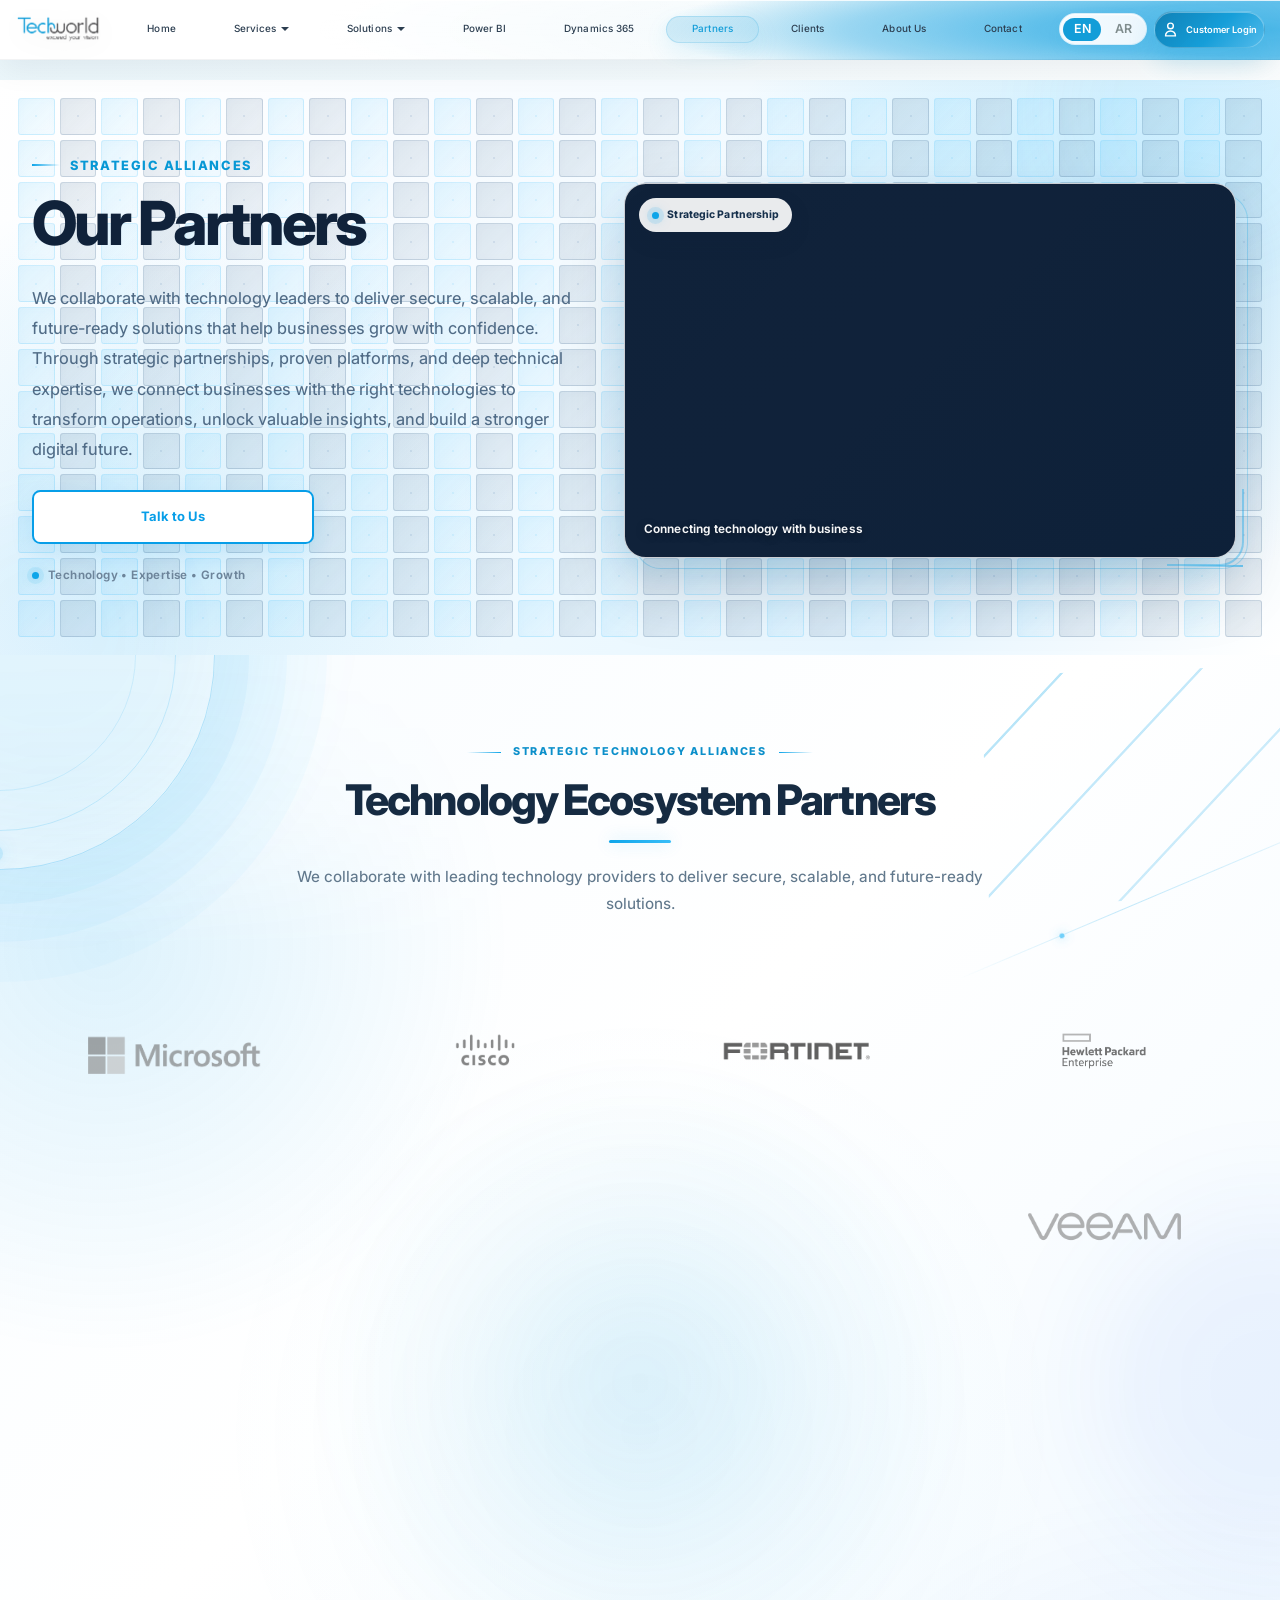
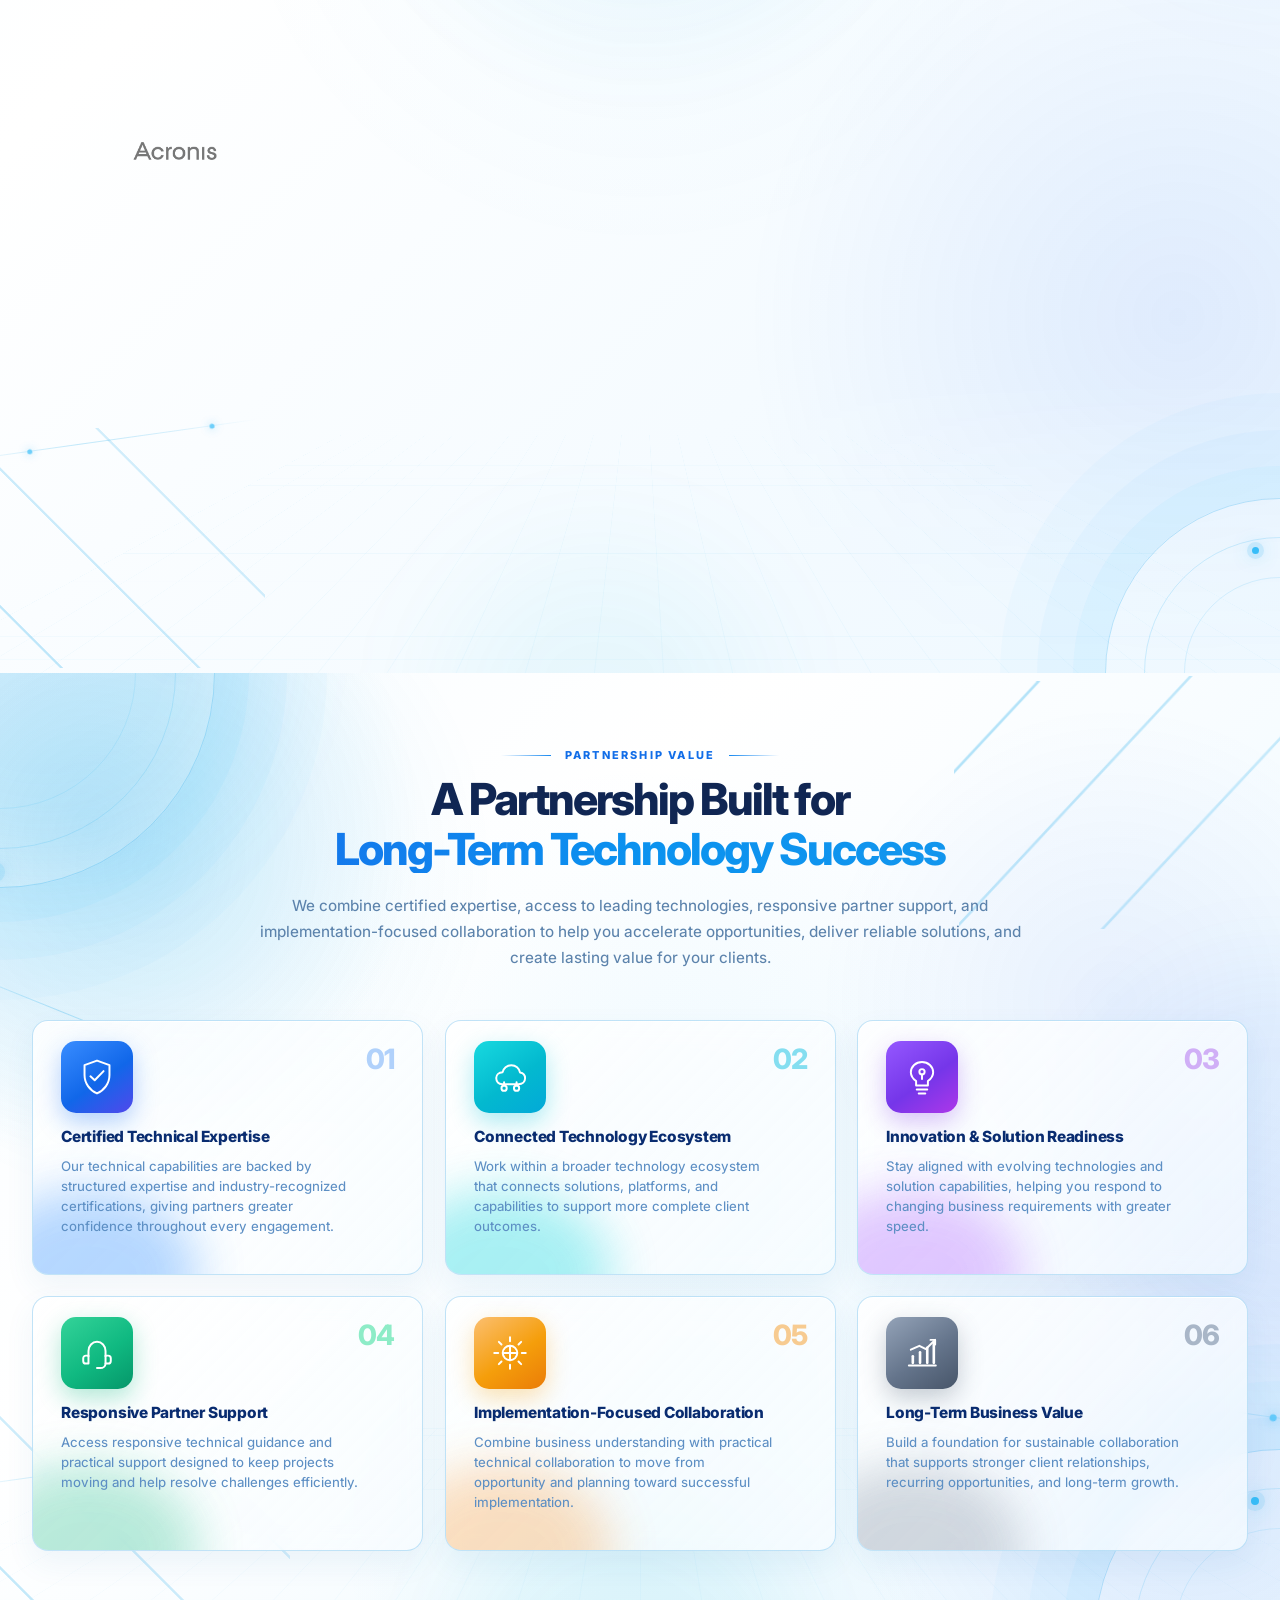
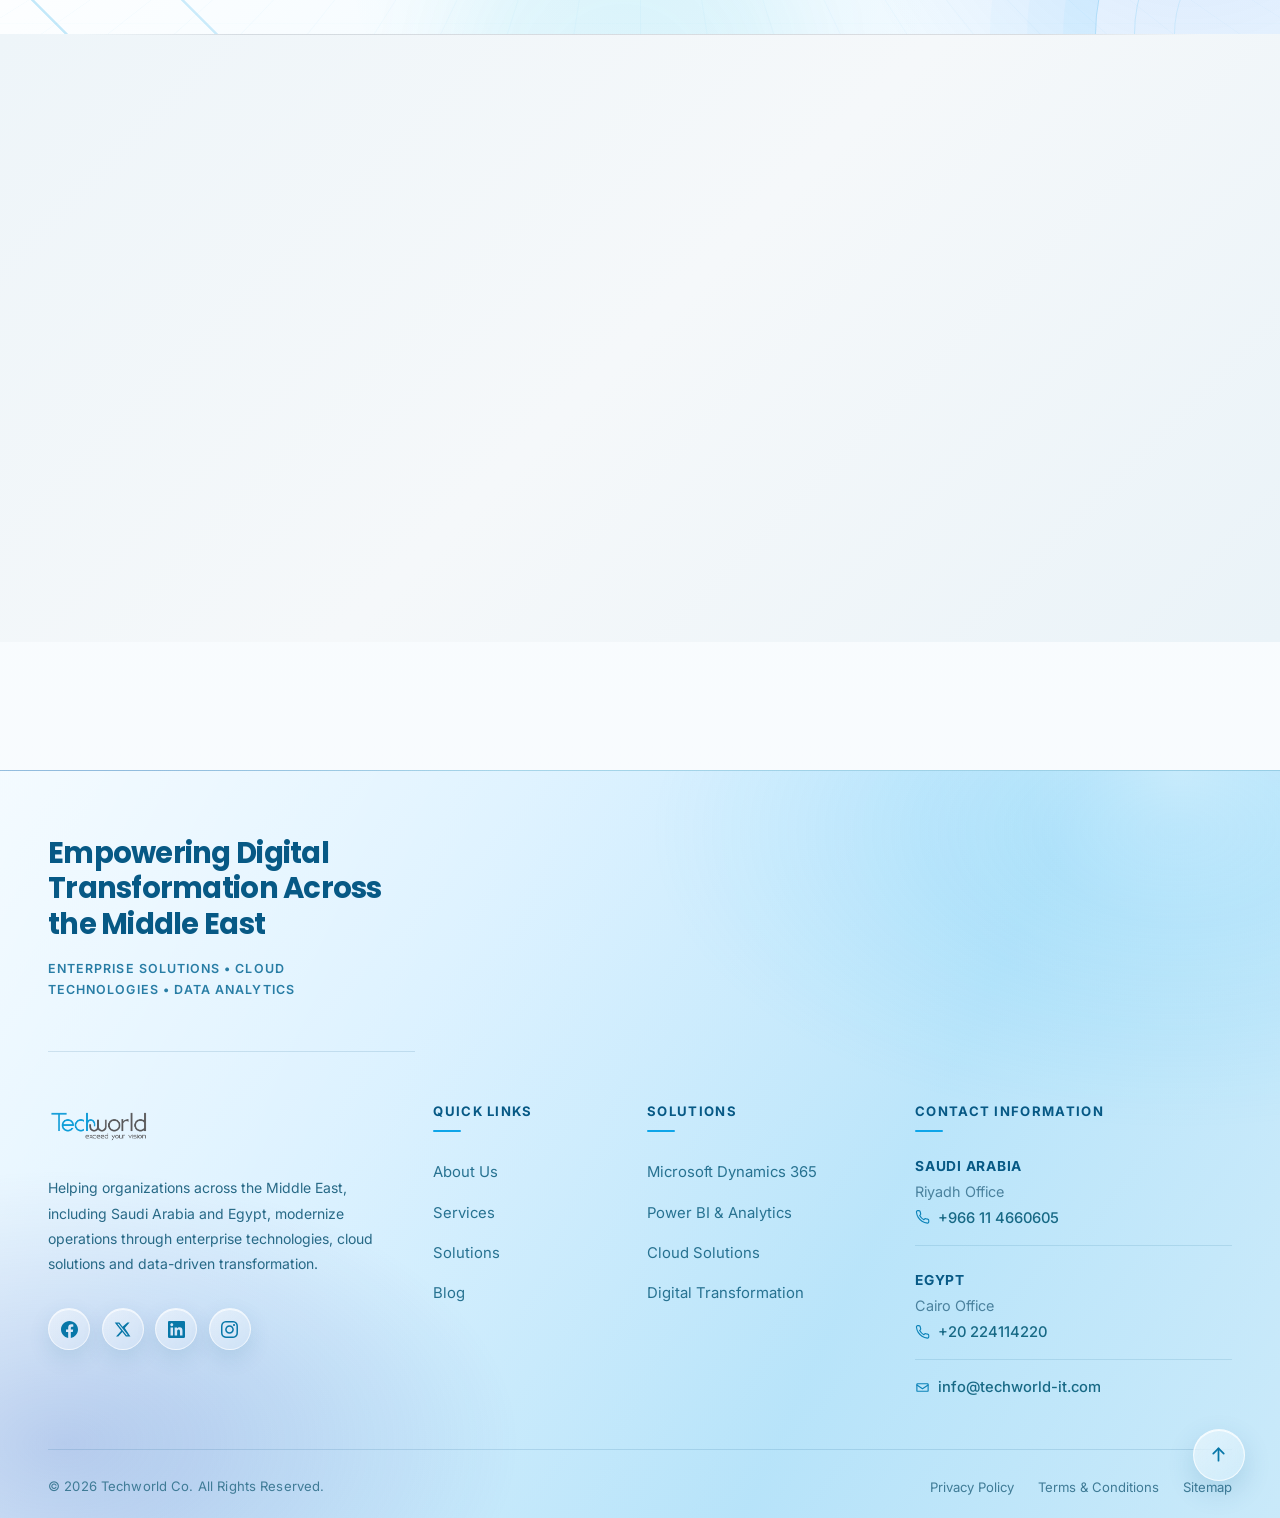
<file: partners.html>
<!DOCTYPE html>
<html lang="en" dir="ltr">
<head>
  <meta charset="UTF-8">
  <meta name="viewport" content="width=device-width, initial-scale=1.0">
  <title>Our Partners - Techworld</title>
  <meta name="description" content="Techworld partners with industry leaders including Microsoft, Cisco, HP, Dell, VMware, and more.">
  <link rel="icon" type="image/png" href="images/favicon-32x32.png">
  <link rel="stylesheet" href="css/main.css">
  <link rel="stylesheet" href="css/Partners.css"
</head>
<body>
  <!-- Header -->
  
  <!--Frosted Glass & Noise-->
  
  <div class="mobile-overlay">
    <div class="mobile-overlay-noise"></div>
  </div>

  <header class="header">
    <div class="header-container">
      <!-- Logo -->
      <a href="index.html" class="header-logo">
        <img src="images/logo.png" alt="Techworld Logo">
      </a>
      
      <!-- Navigation -->
      <nav class="nav">
        <ul class="nav-menu">
          <li class="nav-item">
            <a href="index.html" class="nav-link" data-lang-en="Home" data-lang-ar="الرئيسية">Home</a>
          </li>
          
          <!-- SERVICES MEGA MENU -->
          <li class="nav-item has-dropdown">
            <a href="#" class="nav-link dropdown-toggle" data-lang-en="Services" data-lang-ar="الخدمات" aria-haspopup="true"
              aria-expanded="false">
              Services
            </a>
          
            <div class="mega-menu mega-menu-services">
              <div class="mega-layout">
          
                <div class="mega-main">
                  <div class="mega-heading">
                    <span class="mega-heading-line"></span>
                    <div>
                      <h2 data-lang-en="Our Services" data-lang-ar="خدماتنا">Our Services</h2>
                      <p data-lang-en="Innovative services to help your business grow"
                        data-lang-ar="خدمات مبتكرة لمساعدة أعمالك على النمو">
                        Innovative services to help your business grow
                      </p>
                    </div>
                  </div>
          
                  <div class="mega-cards">
          
                    <a href="services.html#technology" class="mega-card">
                      <span class="mega-icon icon-blue">
                        <svg viewBox="0 0 24 24" aria-hidden="true">
                          <rect x="3" y="4" width="18" height="13" rx="1.5" />
                          <path d="M1.5 20h21M8 17l-1 3m9-3 1 3" />
                        </svg>
                      </span>
                      <span class="mega-card-copy">
                        <span class="mega-card-title" data-lang-en="Technology Solutions" data-lang-ar="الحلول التقنية">Technology
                          Solutions</span>
                        <span class="mega-card-desc" data-lang-en="Advanced technology to modernize your business"
                          data-lang-ar="تقنيات متقدمة لتحديث أعمالك">Advanced technology to modernize your business</span>
                      </span>
                      <span class="mega-arrow" aria-hidden="true">›</span>
                    </a>
          
                    <a href="services.html#it-infrastructure" class="mega-card">
                      <span class="mega-icon icon-teal">
                        <svg viewBox="0 0 24 24" aria-hidden="true">
                          <rect x="3" y="4" width="18" height="13" rx="1.5" />
                          <path d="M8 21h8m-4-4v4M7 8h.01M10 8h7" />
                        </svg>
                      </span>
                      <span class="mega-card-copy">
                        <span class="mega-card-title" data-lang-en="IT Infrastructure"
                          data-lang-ar="البنية التحتية لتقنية المعلومات">IT Infrastructure</span>
                        <span class="mega-card-desc" data-lang-en="Robust and scalable infrastructure solutions"
                          data-lang-ar="حلول بنية تحتية قوية وقابلة للتوسع">Robust and scalable infrastructure solutions</span>
                      </span>
                      <span class="mega-arrow" aria-hidden="true">›</span>
                    </a>
          
                    <a href="services.html#web-design" class="mega-card">
                      <span class="mega-icon icon-purple">
                        <svg viewBox="0 0 24 24" aria-hidden="true">
                          <circle cx="12" cy="12" r="9" />
                          <circle cx="8" cy="9" r="1" />
                          <circle cx="14.5" cy="7.5" r="1" />
                          <circle cx="16" cy="13" r="1" />
                          <path d="M12 21v-3a2 2 0 0 0-2-2H8a2 2 0 0 1-2-2v-1" />
                        </svg>
                      </span>
                      <span class="mega-card-copy">
                        <span class="mega-card-title" data-lang-en="Web Design" data-lang-ar="تصميم المواقع">Web Design</span>
                        <span class="mega-card-desc" data-lang-en="Creative and responsive web solutions"
                          data-lang-ar="حلول ويب إبداعية ومتجاوبة">Creative and responsive web solutions</span>
                      </span>
                      <span class="mega-arrow" aria-hidden="true">›</span>
                    </a>
          
                    <a href="services.html#software-development" class="mega-card">
                      <span class="mega-icon icon-purple">
                        <svg viewBox="0 0 24 24" aria-hidden="true">
                          <path d="m8 5-7 7 7 7M16 5l7 7-7 7M14 3l-4 18" />
                        </svg>
                      </span>
                      <span class="mega-card-copy">
                        <span class="mega-card-title" data-lang-en="Software Development" data-lang-ar="تطوير البرمجيات">Software
                          Development</span>
                        <span class="mega-card-desc" data-lang-en="Custom software for your unique needs"
                          data-lang-ar="برمجيات مخصصة لاحتياجاتك الفريدة">Custom software for your unique needs</span>
                      </span>
                      <span class="mega-arrow" aria-hidden="true">›</span>
                    </a>
          
                    <a href="services.html#microsoft-cloud" class="mega-card">
                      <span class="mega-icon icon-blue">
                        <svg viewBox="0 0 24 24" aria-hidden="true">
                          <path d="M6 18h12a4 4 0 0 0 .4-8A6.5 6.5 0 0 0 6 8.5 4.8 4.8 0 0 0 6 18Z" />
                        </svg>
                      </span>
                      <span class="mega-card-copy">
                        <span class="mega-card-title" data-lang-en="Microsoft Cloud" data-lang-ar="سحابة مايكروسوفت">Microsoft
                          Cloud</span>
                        <span class="mega-card-desc" data-lang-en="Azure, Office 365 &amp; enterprise solutions"
                          data-lang-ar="Azure وOffice 365 وحلول المؤسسات">Azure, Office 365 &amp; enterprise solutions</span>
                      </span>
                      <span class="mega-arrow" aria-hidden="true">›</span>
                    </a>
          
                  </div>
                </div>
          
                <aside class="mega-promo">
                  <div class="mega-promo-image">
                    <img src="images/Mega-menue image.png" alt="Cloud infrastructure and data center" loading="eager">
                  </div>
                  <div class="mega-promo-content">
                    <p class="mega-eyebrow" data-lang-en="BUILD A STRONGER DIGITAL FUTURE"
                      data-lang-ar="ابنِ مستقبلًا رقميًا أقوى">
                      BUILD A STRONGER DIGITAL FUTURE
                    </p>
                    <h3 data-lang-en="Technology that works for you" data-lang-ar="تقنية تعمل من أجلك">
                      Technology that works for you
                    </h3>
                    <p class="mega-promo-desc"
                      data-lang-en="From cloud to security, we deliver integrated IT solutions that keep your business ahead."
                      data-lang-ar="من الحوسبة السحابية إلى الأمان، نقدم حلول تقنية متكاملة تساعد أعمالك على التقدم.">
                      From cloud to security, we deliver integrated IT solutions that keep your business ahead.
                    </p>
                    <a class="mega-learn-more" href="services.html">
                      <span data-lang-en="Learn More" data-lang-ar="اعرف المزيد">Learn More</span>
                      <svg viewBox="0 0 24 24" aria-hidden="true">
                        <path d="M5 12h14m-6-6 6 6-6 6" />
                      </svg>
                    </a>
                  </div>
                </aside>
          
              </div>
            </div>
          </li>
          
          
          <!-- SOLUTIONS MEGA MENU -->
          <li class="nav-item has-dropdown">
            <a href="#" class="nav-link dropdown-toggle" data-lang-en="Solutions" data-lang-ar="الحلول" aria-haspopup="true"
              aria-expanded="false">
              Solutions
            </a>
          
            <div class="mega-menu mega-menu-solutions">
              <div class="mega-layout">
          
                <div class="mega-main">
                  <div class="mega-heading">
                    <span class="mega-heading-line"></span>
                    <div>
                      <h2 data-lang-en="Our Solutions" data-lang-ar="حلولنا">Our Solutions</h2>
                      <p data-lang-en="Comprehensive solutions for a smarter tomorrow"
                        data-lang-ar="حلول متكاملة من أجل مستقبل أكثر ذكاءً">
                        Comprehensive solutions for a smarter tomorrow
                      </p>
                    </div>
                  </div>
          
                  <div class="mega-cards">
          
                    <a href="solutions.html#networking" class="mega-card">
                      <span class="mega-icon icon-blue">
                        <svg viewBox="0 0 24 24" aria-hidden="true">
                          <circle cx="12" cy="12" r="10" />
                          <path d="M2 12h20M12 2a15 15 0 0 1 0 20M12 2a15 15 0 0 0 0 20M4.5 5.5h15M4.5 18.5h15" />
                        </svg>
                      </span>
                      <span class="mega-card-copy">
                        <span class="mega-card-title" data-lang-en="Networking" data-lang-ar="الشبكات">Networking</span>
                        <span class="mega-card-desc" data-lang-en="Enterprise networking for seamless connectivity"
                          data-lang-ar="شبكات مؤسسية لاتصال سلس">Enterprise networking for seamless connectivity</span>
                      </span>
                      <span class="mega-arrow" aria-hidden="true">›</span>
                    </a>
          
                    <a href="solutions.html#office-automation" class="mega-card">
                      <span class="mega-icon icon-teal">
                        <svg viewBox="0 0 24 24" aria-hidden="true">
                          <rect x="3" y="3" width="7" height="18" rx="1" />
                          <rect x="14" y="7" width="7" height="14" rx="1" />
                          <path d="M6 7h1m-1 4h1m-1 4h1m10-4h1m-1 4h1m-1 4h1M5 21h14" />
                        </svg>
                      </span>
                      <span class="mega-card-copy">
                        <span class="mega-card-title" data-lang-en="Office Automation" data-lang-ar="أتمتة المكاتب">Office
                          Automation</span>
                        <span class="mega-card-desc" data-lang-en="Streamline operations with automation"
                          data-lang-ar="بسّط عملياتك باستخدام الأتمتة">Streamline operations with automation</span>
                      </span>
                      <span class="mega-arrow" aria-hidden="true">›</span>
                    </a>
          
                    <a href="solutions.html#hardware" class="mega-card">
                      <span class="mega-icon icon-purple">
                        <svg viewBox="0 0 24 24" aria-hidden="true">
                          <rect x="3" y="3" width="18" height="8" rx="2" />
                          <rect x="3" y="13" width="18" height="8" rx="2" />
                          <path d="M7 7h.01M7 17h.01M11 7h6m-6 10h6" />
                        </svg>
                      </span>
                      <span class="mega-card-copy">
                        <span class="mega-card-title" data-lang-en="Hardware Solutions" data-lang-ar="حلول الأجهزة">Hardware
                          Solutions</span>
                        <span class="mega-card-desc" data-lang-en="Premium hardware from leading brands"
                          data-lang-ar="أجهزة متميزة من علامات تجارية رائدة">Premium hardware from leading brands</span>
                      </span>
                      <span class="mega-arrow" aria-hidden="true">›</span>
                    </a>
          
                    <a href="solutions.html#cloud-computing" class="mega-card">
                      <span class="mega-icon icon-purple">
                        <svg viewBox="0 0 24 24" aria-hidden="true">
                          <path d="M6 18h12a4 4 0 0 0 .4-8A6.5 6.5 0 0 0 6 8.5 4.8 4.8 0 0 0 6 18Z" />
                        </svg>
                      </span>
                      <span class="mega-card-copy">
                        <span class="mega-card-title" data-lang-en="Cloud Computing" data-lang-ar="الحوسبة السحابية">Cloud
                          Computing</span>
                        <span class="mega-card-desc" data-lang-en="Scalable cloud infrastructure &amp; services"
                          data-lang-ar="بنية تحتية وخدمات سحابية قابلة للتوسع">Scalable cloud infrastructure &amp; services</span>
                      </span>
                      <span class="mega-arrow" aria-hidden="true">›</span>
                    </a>
          
                    <a href="solutions.html#security" class="mega-card">
                      <span class="mega-icon icon-blue">
                        <svg viewBox="0 0 24 24" aria-hidden="true">
                          <path d="M12 22s8-4 8-11V5l-8-3-8 3v6c0 7 8 11 8 11Z" />
                          <path d="m9 12 2 2 4-4" />
                        </svg>
                      </span>
                      <span class="mega-card-copy">
                        <span class="mega-card-title" data-lang-en="Security Solutions" data-lang-ar="حلول الأمان">Security
                          Solutions</span>
                        <span class="mega-card-desc" data-lang-en="Comprehensive cybersecurity protection"
                          data-lang-ar="حماية شاملة للأمن السيبراني">Comprehensive cybersecurity protection</span>
                      </span>
                      <span class="mega-arrow" aria-hidden="true">›</span>
                    </a>
          
                  </div>
                </div>
          
                <aside class="mega-promo">
                  <div class="mega-promo-image">
                    <img src="images/Mega-menue image.png" alt="Cloud infrastructure and data center" loading="eager">
                  </div>
                  <div class="mega-promo-content">
                    <p class="mega-eyebrow" data-lang-en="BUILD A STRONGER DIGITAL FUTURE"
                      data-lang-ar="ابنِ مستقبلًا رقميًا أقوى">
                      BUILD A STRONGER DIGITAL FUTURE
                    </p>
                    <h3 data-lang-en="Technology that works for you" data-lang-ar="تقنية تعمل من أجلك">
                      Technology that works for you
                    </h3>
                    <p class="mega-promo-desc"
                      data-lang-en="From cloud to security, we deliver integrated IT solutions that keep your business ahead."
                      data-lang-ar="من الحوسبة السحابية إلى الأمان، نقدم حلول تقنية متكاملة تساعد أعمالك على التقدم.">
                      From cloud to security, we deliver integrated IT solutions that keep your business ahead.
                    </p>
                    <a class="mega-learn-more" href="solutions.html">
                      <span data-lang-en="Learn More" data-lang-ar="اعرف المزيد">Learn More</span>
                      <svg viewBox="0 0 24 24" aria-hidden="true">
                        <path d="M5 12h14m-6-6 6 6-6 6" />
                      </svg>
                    </a>
                  </div>
                </aside>
          
              </div>
            </div>
          </li>
          
          <li class="nav-item">
            <a href="powerbi.html" class="nav-link" data-lang-en="Power BI" data-lang-ar="باور بي آي">Power BI</a>
          </li>
          
          <li class="nav-item">
            <a href="dynamics365.html" class="nav-link" data-lang-en="Dynamics 365" data-lang-ar="ديناميكس 365">Dynamics 365</a>
          </li>
          
          
          
          <li class="nav-item">
            <a href="partners.html" class="nav-link active" data-lang-en="Partners" data-lang-ar="الشركاء">Partners</a>
          </li>
          
          <li class="nav-item">
            <a href="clients.html" class="nav-link" data-lang-en="Clients" data-lang-ar="العملاء">Clients</a>
          </li>
          
          <li class="nav-item">
            <a href="about.html" class="nav-link" data-lang-en="About Us" data-lang-ar="من نحن">About Us</a>
          </li>
          
          <li class="nav-item">
            <a href="contact.html" class="nav-link" data-lang-en="Contact" data-lang-ar="اتصل بنا">Contact</a>
          </li>
        </ul>
        
        <!-- Language Switcher -->
        <div class="lang-switcher">
          <button class="lang-btn active" data-lang="en">EN</button>
          <button class="lang-btn" data-lang="ar">AR</button>
        </div>
        
        <!-- Customer Login Button -->
        <a href="customer-login.html" class="header-login-btn">
          <svg class="login-icon" width="18" height="18" viewBox="0 0 24 24" fill="none" stroke="currentColor">
            <path stroke-linecap="round" stroke-linejoin="round" stroke-width="2" d="M16 7a4 4 0 11-8 0 4 4 0 018 0zM12 14a7 7 0 00-7 7h14a7 7 0 00-7-7z" />
          </svg>
          <span data-lang-en="Customer Login" data-lang-ar="تسجيل دخول العملاء">Customer Login</span>
        </a>
      </nav>
      
      <!-- Mobile Menu Toggle -->
      <button class="mobile-menu-toggle" aria-label="Toggle Menu">
        <span></span>
        <span></span>
        <span></span>
      </button>
    </div>
  </header>

  <main style="padding-top: 80px;">

<!-- =========================================================
     PARTNERS HERO
========================================================= -->

<section class="partners-hero" id="partnersHero">

  <!-- =====================================================
         ANIMATED BACKGROUND GRID
    ====================================================== -->

  <div class="partners-hero-grid" id="partnersHeroGrid" aria-hidden="true">
  </div>


  <!-- =====================================================
         BACKGROUND GLOWS
    ====================================================== -->

  <div class="partners-hero-glow partners-hero-glow-1" aria-hidden="true">
  </div>

  <div class="partners-hero-glow partners-hero-glow-2" aria-hidden="true">
  </div>


  <!-- =====================================================
         MAIN CONTAINER
    ====================================================== -->

  <div class="container partners-hero-wrap">


    <!-- =================================================
             LEFT / CONTENT
        ================================================== -->

    <div class="partners-hero-content">


      <!-- =================================================
                 KICKER
            ================================================== -->

      <div class="partners-kicker">

        <span class="partners-kicker-line"></span>

        <span data-lang-en="Strategic Alliances" data-lang-ar="التحالفات الاستراتيجية">

          Strategic Alliances

        </span>

      </div>


      <!-- =================================================
                 TITLE
            ================================================== -->

      <h1 class="partners-hero-title" data-lang-en="Our Partners" data-lang-ar="شركاؤنا">

        Our Partners

      </h1>


      <!-- =================================================
                 DESCRIPTION
            ================================================== -->

      <p class="partners-hero-subtitle"
        data-lang-en="We collaborate with technology leaders to deliver secure, scalable, and future-ready solutions that help businesses grow with confidence. Through strategic partnerships, proven platforms, and deep technical expertise, we connect businesses with the right technologies to transform operations, unlock valuable insights, and build a stronger digital future."
        data-lang-ar="نتعاون مع قادة التكنولوجيا لتقديم حلول آمنة وقابلة للتوسع وجاهزة للمستقبل تساعد الأعمال على النمو بثقة. ومن خلال شراكات استراتيجية ومنصات موثوقة وخبرة تقنية متخصصة، نربط الشركات بالتقنيات المناسبة لتطوير العمليات وتحويل البيانات إلى رؤى قيّمة وبناء مستقبل رقمي أكثر قوة.">

        We collaborate with technology leaders to deliver secure,
        scalable, and future-ready solutions that help businesses
        grow with confidence. Through strategic partnerships,
        proven platforms, and deep technical expertise, we connect
        businesses with the right technologies to transform
        operations, unlock valuable insights, and build a stronger
        digital future.

      </p>


      <!-- =================================================
                 CTA
            ================================================== -->

      <div class="partners-hero-actions">

        <a href="contact.html" class="btn btn-primary hero-button" data-lang-en="Talk to Us" data-lang-ar="تحدث معنا">

          <span class="hero-button-text">
            Talk to Us
          </span>

          <span class="hero-button-shine" aria-hidden="true">
          </span>

        </a>

      </div>


      <!-- =================================================
                 TRUST / META
            ================================================== -->

      <div class="partners-hero-meta">

        <span class="partners-meta-dot"></span>

        <span data-lang-en="Technology • Expertise • Growth" data-lang-ar="التكنولوجيا • الخبرة • النمو">

          Technology • Expertise • Growth

        </span>

      </div>

    </div>



    <!-- =================================================
             RIGHT / VIDEO
        ================================================== -->

    <div class="partners-hero-visual">


      <!-- =================================================
                 OUTER DECORATIVE FRAME
            ================================================== -->

      <div class="partners-video-frame-back" aria-hidden="true">
      </div>


      <!-- =================================================
                 MAIN VIDEO FRAME
            ================================================== -->

      <div class="partners-video-frame">

        <video autoplay muted loop playsinline preload="metadata">

          <source src="images/partners/hero-partners.mp4" type="video/mp4">

        </video>


        <!-- =================================================
                     VIDEO COLOR OVERLAY
                ================================================== -->

        <div class="partners-video-overlay"></div>


        <!-- =================================================
                     TOP LABEL
                ================================================== -->

        <div class="partners-video-label">

          <span class="partners-video-dot"></span>

          <span data-lang-en="Strategic Partnership" data-lang-ar="شراكة استراتيجية">

            Strategic Partnership

          </span>

        </div>


        <!-- =================================================
                     BOTTOM LABEL
                ================================================== -->

        <div class="partners-video-info">

          <span data-lang-en="Connecting technology with business" data-lang-ar="ربط التكنولوجيا بالأعمال">

            Connecting technology with business

          </span>

        </div>

      </div>


      <!-- =================================================
                 DECORATIVE CORNER
            ================================================== -->

      <div class="partners-video-corner" aria-hidden="true">
      </div>


      <!-- =================================================
                 BLUE ACCENT
            ================================================== -->

      <div class="partners-video-accent" aria-hidden="true">
      </div>

    </div>

  </div>

</section>
    
<!-- =========================================================
     TECHNOLOGY ECOSYSTEM PARTNERS
========================================================= -->

<section class="partners-section" id="technologyPartners" aria-labelledby="partnersSectionTitle">

  <!-- =====================================================
         TECHNOLOGY BACKGROUND
    ====================================================== -->

  <div class="partners-tech-bg" aria-hidden="true">

    <!-- TECH GRID -->
    <div class="partners-tech-grid"></div>

    <!-- ORBIT 1 -->
    <div class="partners-orbit partners-orbit-1">

      <span class="partners-node node-1"></span>
      <span class="partners-node node-2"></span>
      <span class="partners-node node-3"></span>

    </div>


    <!-- ORBIT 2 -->
    <div class="partners-orbit partners-orbit-2">

      <span class="partners-node node-4"></span>
      <span class="partners-node node-5"></span>

    </div>


    <!-- CIRCUIT LINES -->
    <div class="partners-tech-line partners-tech-line-1"></div>

    <div class="partners-tech-line partners-tech-line-2"></div>

    <div class="partners-tech-line partners-tech-line-3"></div>


    <!-- BACKGROUND GLOWS -->
    <div class="partners-tech-glow partners-tech-glow-1"></div>

    <div class="partners-tech-glow partners-tech-glow-2"></div>

    <div class="partners-tech-glow partners-tech-glow-3"></div>

  </div>


  <!-- =====================================================
         MAIN CONTAINER
    ====================================================== -->

  <div class="container partners-section-container">


    <!-- =================================================
             SECTION HEADER
        ================================================== -->

    <div class="partners-section-header">


      <!-- EYEBROW -->

      <div class="partners-section-eyebrow">

        <span class="partners-eyebrow-line"></span>

        <span data-lang-en="STRATEGIC TECHNOLOGY ALLIANCES" data-lang-ar="التحالفات التكنولوجية الاستراتيجية">
          STRATEGIC TECHNOLOGY ALLIANCES
        </span>

        <span class="partners-eyebrow-line"></span>

      </div>


      <!-- TITLE -->

      <h2 class="partners-section-title" id="partnersSectionTitle" data-lang-en="Technology Ecosystem Partners"
        data-lang-ar="شركاؤنا في منظومة التكنولوجيا">

        Technology Ecosystem Partners

      </h2>


      <!-- DESCRIPTION -->

      <p class="partners-section-description"
        data-lang-en="We collaborate with leading technology providers to deliver secure, scalable, and future-ready solutions."
        data-lang-ar="نتعاون مع رواد التكنولوجيا لتقديم حلول آمنة وقابلة للتوسع ومواكبة لمتطلبات المستقبل.">

        We collaborate with leading technology providers
        to deliver secure, scalable, and future-ready solutions.

      </p>


    </div>


    <!-- =================================================
             PARTNERS GRID
        ================================================== -->

    <div class="partners-grid" aria-label="Technology Partners">


      <!-- =================================================
                 01 — MICROSOFT
            ================================================== -->

      <div class="partner-card">

        <span class="partner-card-shine" aria-hidden="true"></span>

        <img src="images/partners/Tech202432611742.png" alt="Microsoft" loading="lazy" decoding="async">

      </div>


      <!-- =================================================
                 02 — CISCO
            ================================================== -->

      <div class="partner-card">

        <span class="partner-card-shine" aria-hidden="true"></span>

        <img src="images/partners/Tech202432774144.png" alt="Cisco" loading="lazy" decoding="async">

      </div>


      <!-- =================================================
                 03 — FORTINET
            ================================================== -->

      <div class="partner-card">

      <span class="partner-card-shine" aria-hidden="true"></span>

        <img src="images/partners/Tech202432775059.png" alt="Fortinet" loading="lazy" decoding="async">

      </div>


      <!-- =================================================
                 04 — HPE
            ================================================== -->

      <div class="partner-card">

      <span class="partner-card-shine" aria-hidden="true"></span>

        <img src="images/partners/Tech20243278129.png" alt="Hewlett Packard Enterprise" loading="lazy" decoding="async">

      </div>


      <!-- =================================================
                 05 — HP
            ================================================== -->

      <div class="partner-card">

      <span class="partner-card-shine" aria-hidden="true"></span>

        <img src="images/partners/Tech2024415102258.png" alt="HP" loading="lazy" decoding="async">

      </div>


      <!-- =================================================
                 06 — LENOVO
            ================================================== -->

      <div class="partner-card">

      <span class="partner-card-shine" aria-hidden="true"></span>

        <img src="images/partners/Tech2024415102855.png" alt="Lenovo" loading="lazy" decoding="async">

      </div>


      <!-- =================================================
                 07 — VMWARE
            ================================================== -->

      <div class="partner-card">

      <span class="partner-card-shine" aria-hidden="true"></span>

        <img src="images/partners/Tech2024415103938.png" alt="VMware" loading="lazy" decoding="async">

      </div>


      <!-- =================================================
                 08 — VEEAM
            ================================================== -->

      <div class="partner-card">
      <span class="partner-card-shine" aria-hidden="true"></span>
        <img src="images/partners/Tech2024415115036.png" alt="Veeam" loading="lazy" decoding="async">

      </div>


      <!-- =================================================
                 09 — DELL TECHNOLOGIES
            ================================================== -->

      <div class="partner-card">
        <span class="partner-card-shine" aria-hidden="true"></span>
        <img src="images/partners/Tech202441584843.png" alt="Dell Technologies" loading="lazy" decoding="async">

      </div>


      <!-- =================================================
                 10 — MCAFEE
            ================================================== -->

      <div class="partner-card">
        <span class="partner-card-shine" aria-hidden="true"></span>
        <img src="images/partners/Tech202441610185.png" alt="McAfee" loading="lazy" decoding="async">

      </div>


      <!-- =================================================
                 11 — QNAP
            ================================================== -->

      <div class="partner-card">
        <span class="partner-card-shine" aria-hidden="true"></span>
        <img src="images/partners/Tech2024416102743.png" alt="QNAP" loading="lazy" decoding="async">

      </div>


      <!-- =================================================
                 12 — SYMANTEC
            ================================================== -->

      <div class="partner-card">
        <span class="partner-card-shine" aria-hidden="true"></span>
        <img src="images/partners/Tech20244161057.png" alt="Symantec" loading="lazy" decoding="async">

      </div>


      <!-- =================================================
                 13 — SOPHOS
            ================================================== -->

      <div class="partner-card">
        <span class="partner-card-shine" aria-hidden="true"></span>
        <img src="images/partners/Tech202441610954.png" alt="Sophos" loading="lazy" decoding="async">

      </div>


      <!-- =================================================
                 14 — HIKVISION
            ================================================== -->

      <div class="partner-card">
        <span class="partner-card-shine" aria-hidden="true"></span>
        <img src="images/partners/Tech2024416111850.png" alt="Hikvision" loading="lazy" decoding="async">

      </div>


      <!-- =================================================
                 15 — BRAND-REX
            ================================================== -->

      <div class="partner-card">
        <span class="partner-card-shine" aria-hidden="true"></span>
        <img src="images/partners/Tech2024416112658.png" alt="Brand-Rex" loading="lazy" decoding="async">

      </div>


      <!-- =================================================
                 16 — ADOBE
            ================================================== -->

      <div class="partner-card">
        <span class="partner-card-shine" aria-hidden="true"></span>
        <img src="images/partners/Tech2024416113539.png" alt="Adobe" loading="lazy" decoding="async">

      </div>


      <!-- =================================================
                 17 — ACRONIS
            ================================================== -->

      <div class="partner-card">
        <span class="partner-card-shine" aria-hidden="true"></span>
        <img src="images/partners/Tech2024416114133.png" alt="Acronis" loading="lazy" decoding="async">

      </div>


      <!-- =================================================
                 18 — APC
            ================================================== -->

      <div class="partner-card">
        <span class="partner-card-shine" aria-hidden="true"></span>
        <img src="images/partners/Tech2024416114528.png" alt="APC" loading="lazy" decoding="async">

      </div>


      <!-- =================================================
                 19 — AUTODESK
            ================================================== -->

      <div class="partner-card">
        <span class="partner-card-shine" aria-hidden="true"></span>
        <img src="images/partners/Tech2024416114935.png" alt="Autodesk" loading="lazy" decoding="async">

      </div>


      <!-- =================================================
                 20 — BARCO
            ================================================== -->

      <div class="partner-card">
        <span class="partner-card-shine" aria-hidden="true"></span>
        <img src="images/partners/Tech202441611568.webp" alt="Barco" loading="lazy" decoding="async">

      </div>


      <!-- =================================================
                 21 — BROCADE
            ================================================== -->

      <div class="partner-card">
        <span class="partner-card-shine" aria-hidden="true"></span>
        <img src="images/partners/Tech20244161206.png" alt="Brocade" loading="lazy" decoding="async">

      </div>


      <!-- =================================================
                 22 — VERITAS
            ================================================== -->

      <div class="partner-card">
        <span class="partner-card-shine" aria-hidden="true"></span>
        <img src="images/partners/Tech202441612110.png" alt="Veritas" loading="lazy" decoding="async">

      </div>


      <!-- =================================================
                 23 — LEVITON
            ================================================== -->

      <div class="partner-card">
        <span class="partner-card-shine" aria-hidden="true"></span>
        <img src="images/partners/Tech2024416121126.png" alt="Leviton" loading="lazy" decoding="async">

      </div>


      <!-- =================================================
                 24 — RED HAT
            ================================================== -->

      <div class="partner-card">
        <span class="partner-card-shine" aria-hidden="true"></span>
        <img src="images/partners/Tech20244168138.png" alt="Red Hat" loading="lazy" decoding="async">

      </div>


      <!-- =================================================
                 25 — IBM
            ================================================== -->

      <div class="partner-card">
        <span class="partner-card-shine" aria-hidden="true"></span>
        <img src="images/partners/Tech202441682259.png" alt="IBM" loading="lazy" decoding="async">

      </div>


      <!-- =================================================
                 26 — KASPERSKY
            ================================================== -->

      <div class="partner-card">
        <span class="partner-card-shine" aria-hidden="true"></span>
        <img src="images/partners/Tech202441684028.png" alt="Kaspersky" loading="lazy" decoding="async">

      </div>


      <!-- =================================================
                 27 — TREND MICRO
            ================================================== -->

      <div class="partner-card">
        <span class="partner-card-shine" aria-hidden="true"></span>
        <img src="images/partners/Tech20244169583.png" alt="Trend Micro" loading="lazy" decoding="async">

      </div>


    </div>

  </div>

</section>

    
<!-- =========================================================
     PARTNERSHIP VALUE
     TECHNOLOGY SUCCESS SECTION
========================================================= -->

<section class="partners-value-section" id="partnership-value">

  <!-- =====================================================
         TECHNOLOGY BACKGROUND
    ====================================================== -->

  <div class="partners-value-tech-bg" aria-hidden="true">

    <!-- Ambient Glows -->

    <div class="partners-value-glow partners-value-glow-1"></div>

    <div class="partners-value-glow partners-value-glow-2"></div>

    <div class="partners-value-glow partners-value-glow-3"></div>


    <!-- Grid -->

    <div class="partners-value-grid"></div>


    <!-- Orbit Top Left -->

    <div class="partners-value-orbit partners-value-orbit-top">

      <span class="partners-value-orbit-dot dot-1"></span>

      <span class="partners-value-orbit-dot dot-2"></span>

      <span class="partners-value-orbit-dot dot-3"></span>

    </div>


    <!-- Orbit Bottom Right -->

    <div class="partners-value-orbit partners-value-orbit-bottom">

      <span class="partners-value-orbit-dot dot-1"></span>

      <span class="partners-value-orbit-dot dot-2"></span>

      <span class="partners-value-orbit-dot dot-3"></span>

    </div>


    <!-- Circuit Lines -->

    <div class="partners-value-circuit circuit-1">
      <span></span>
    </div>

    <div class="partners-value-circuit circuit-2">
      <span></span>
    </div>

    <div class="partners-value-circuit circuit-3">
      <span></span>
    </div>

    <div class="partners-value-circuit circuit-4">
      <span></span>
    </div>


    <!-- Angular Decorations -->

    <div class="partners-value-angle angle-top-right"></div>

    <div class="partners-value-angle angle-bottom-left"></div>

  </div>




  <!-- =====================================================
         MAIN CONTAINER
    ====================================================== -->

  <div class="partners-value-container">


    <!-- =================================================
             SECTION HEADER
        ================================================== -->

    <header class="partners-value-header">


      <!-- =================================================
                 EYEBROW
            ================================================== -->

      <div class="partners-value-eyebrow">

        <span class="partners-value-eyebrow-line"></span>

        <span class="partners-value-eyebrow-text" data-lang-en="PARTNERSHIP VALUE" data-lang-ar="قيمة الشراكة">

          PARTNERSHIP VALUE

        </span>

        <span class="partners-value-eyebrow-line"></span>

      </div>




      <!-- =================================================
                 MAIN TITLE
            ================================================== -->

      <h2 class="partners-value-title" data-lang-en="A Partnership Built for Long-Term Technology Success"
        data-lang-ar="شراكة مصممة لتحقيق نجاح تقني مستدام على المدى الطويل">

        A Partnership Built for

        <span>
          Long-Term Technology Success
        </span>

      </h2>




      <!-- =================================================
                 DESCRIPTION
            ================================================== -->

      <p class="partners-value-description"
        data-lang-en="We combine certified expertise, access to leading technologies, responsive partner support, and implementation-focused collaboration to help you accelerate opportunities, deliver reliable solutions, and create lasting value for your clients."
        data-lang-ar="نجمع بين الخبرات المعتمدة، والوصول إلى أحدث التقنيات، والدعم المتجاوب للشركاء، والتعاون الذي يركز على التنفيذ، لمساعدتك على تسريع الفرص، وتقديم حلول موثوقة، وتحقيق قيمة مستدامة لعملائك.">

        We combine certified expertise, access to leading technologies,
        responsive partner support, and implementation-focused collaboration
        to help you accelerate opportunities, deliver reliable solutions,
        and create lasting value for your clients.

      </p>

    </header>





    <!-- =================================================
             PARTNERSHIP CARDS
        ================================================== -->

    <div class="partners-value-cards">



      <!-- =================================================
                 CARD 01
                 BLUE
            ================================================== -->

      <article class="partners-value-card card-blue">


        <!-- Number -->

        <span class="partners-value-number">
          01
        </span>




        <!-- Icon -->

        <div class="partners-value-icon">

          <svg viewBox="0 0 64 64" fill="none" xmlns="http://www.w3.org/2000/svg" aria-hidden="true">

            <path d="M32 7L51 14V29C51 41.5 43.2 52.3 32 57C20.8 52.3 13 41.5 13 29V14L32 7Z" stroke="currentColor"
              stroke-width="3" stroke-linejoin="round" />

            <path d="M22 31L28.5 37L42 23" stroke="currentColor" stroke-width="3" stroke-linecap="round"
              stroke-linejoin="round" />

          </svg>

        </div>




        <!-- Content -->

        <div class="partners-value-card-content">

          <h3 data-lang-en="Certified Technical Expertise" data-lang-ar="الخبرة التقنية المعتمدة">

            Certified Technical Expertise

          </h3>


          <p data-lang-en="Our technical capabilities are backed by structured expertise and industry-recognized certifications, giving partners greater confidence throughout every engagement."
            data-lang-ar="تستند قدراتنا التقنية إلى خبرات متخصصة وشهادات معترف بها في القطاع، مما يمنح شركاءنا ثقة أكبر طوال مراحل التعاون والتنفيذ.">

            Our technical capabilities are backed by structured
            expertise and industry-recognized certifications,
            giving partners greater confidence throughout every engagement.

          </p>

        </div>

      </article>





      <!-- =================================================
                 CARD 02
                 CYAN
            ================================================== -->

      <article class="partners-value-card card-cyan">


        <!-- Number -->

        <span class="partners-value-number">
          02
        </span>




        <!-- Icon -->

        <div class="partners-value-icon">

          <svg viewBox="0 0 64 64" fill="none" xmlns="http://www.w3.org/2000/svg" aria-hidden="true">

            <path
              d="M20 43H45C51 43 55 39.2 55 34C55 29.4 51.7 25.8 47.2 25.1C46.2 18.7 40.7 14 34 14C27.4 14 21.8 18.5 20.8 24.7C15.2 24.9 11 28.5 11 33.7C11 39 14.8 43 20 43Z"
              stroke="currentColor" stroke-width="3" stroke-linecap="round" stroke-linejoin="round" />

            <circle cx="23" cy="49" r="4" stroke="currentColor" stroke-width="3" />

            <circle cx="42" cy="49" r="4" stroke="currentColor" stroke-width="3" />

            <path d="M23 45V40M42 45V40" stroke="currentColor" stroke-width="3" stroke-linecap="round" />

          </svg>

        </div>




        <!-- Content -->

        <div class="partners-value-card-content">

          <h3 data-lang-en="Connected Technology Ecosystem" data-lang-ar="منظومة تقنية مترابطة">

            Connected Technology Ecosystem

          </h3>


          <p data-lang-en="Work within a broader technology ecosystem that connects solutions, platforms, and capabilities to support more complete client outcomes."
            data-lang-ar="نعمل ضمن منظومة تقنية متكاملة تربط بين الحلول والمنصات والقدرات المختلفة، بما يدعم تقديم نتائج أكثر تكاملًا لعملائك.">

            Work within a broader technology ecosystem that connects
            solutions, platforms, and capabilities to support more
            complete client outcomes.

          </p>

        </div>

      </article>





      <!-- =================================================
                 CARD 03
                 PURPLE
            ================================================== -->

      <article class="partners-value-card card-purple">


        <!-- Number -->

        <span class="partners-value-number">
          03
        </span>




        <!-- Icon -->

        <div class="partners-value-icon">

          <svg viewBox="0 0 64 64" fill="none" xmlns="http://www.w3.org/2000/svg" aria-hidden="true">

            <path
              d="M32 9C22.6 9 15 16.1 15 24.8C15 31.2 18.7 35.1 23 38.2V45H41V38.2C45.3 35.1 49 31.2 49 24.8C49 16.1 41.4 9 32 9Z"
              stroke="currentColor" stroke-width="3" stroke-linejoin="round" />

            <path d="M24 51H40" stroke="currentColor" stroke-width="3" stroke-linecap="round" />

            <path d="M27 57H37" stroke="currentColor" stroke-width="3" stroke-linecap="round" />

            <circle cx="32" cy="24" r="4" stroke="currentColor" stroke-width="3" />

            <path d="M32 28V35" stroke="currentColor" stroke-width="3" stroke-linecap="round" />

          </svg>

        </div>




        <!-- Content -->

        <div class="partners-value-card-content">

          <h3 data-lang-en="Innovation &amp; Solution Readiness" data-lang-ar="الابتكار والجاهزية للحلول">

            Innovation &amp; Solution Readiness

          </h3>


          <p data-lang-en="Stay aligned with evolving technologies and solution capabilities, helping you respond to changing business requirements with greater speed."
            data-lang-ar="نبقي على توافق مع التقنيات المتطورة وقدرات الحلول الحديثة، بما يساعدك على الاستجابة لمتطلبات الأعمال المتغيرة بسرعة وكفاءة أكبر.">

            Stay aligned with evolving technologies and solution
            capabilities, helping you respond to changing business
            requirements with greater speed.

          </p>

        </div>

      </article>





      <!-- =================================================
                 CARD 04
                 GREEN
            ================================================== -->

      <article class="partners-value-card card-green">


        <!-- Number -->

        <span class="partners-value-number">
          04
        </span>




        <!-- Icon -->

        <div class="partners-value-icon">

          <svg viewBox="0 0 64 64" fill="none" xmlns="http://www.w3.org/2000/svg" aria-hidden="true">

            <path d="M19 37V29C19 21.3 24.8 15 32 15C39.2 15 45 21.3 45 29V37" stroke="currentColor" stroke-width="3"
              stroke-linecap="round" />

            <path d="M19 36H15C12.8 36 11 37.8 11 40V44C11 46.2 12.8 48 15 48H19V36Z" stroke="currentColor"
              stroke-width="3" stroke-linejoin="round" />

            <path d="M45 36H49C51.2 36 53 37.8 53 40V44C53 46.2 51.2 48 49 48H45V36Z" stroke="currentColor"
              stroke-width="3" stroke-linejoin="round" />

            <path d="M45 48C45 52 41.5 55 37 55H32" stroke="currentColor" stroke-width="3" stroke-linecap="round" />

          </svg>

        </div>




        <!-- Content -->

        <div class="partners-value-card-content">

          <h3 data-lang-en="Responsive Partner Support" data-lang-ar="دعم متجاوب للشركاء">

            Responsive Partner Support

          </h3>


          <p data-lang-en="Access responsive technical guidance and practical support designed to keep projects moving and help resolve challenges efficiently."
            data-lang-ar="نحصل على إرشادات تقنية سريعة ودعم عملي متجاوب مصمم للحفاظ على سير المشاريع ومساعدتك على معالجة التحديات بكفاءة.">

            Access responsive technical guidance and practical
            support designed to keep projects moving and help
            resolve challenges efficiently.

          </p>

        </div>

      </article>





      <!-- =================================================
                 CARD 05
                 ORANGE
            ================================================== -->

      <article class="partners-value-card card-orange">


        <!-- Number -->

        <span class="partners-value-number">
          05
        </span>




        <!-- Icon -->

        <div class="partners-value-icon">

          <svg viewBox="0 0 64 64" fill="none" xmlns="http://www.w3.org/2000/svg" aria-hidden="true">

            <circle cx="32" cy="32" r="11" stroke="currentColor" stroke-width="3" />

            <path d="M32 8V14M32 50V56M8 32H14M50 32H56" stroke="currentColor" stroke-width="3"
              stroke-linecap="round" />

            <path d="M15 15L19 19M45 45L49 49M49 15L45 19M19 45L15 49" stroke="currentColor" stroke-width="3"
              stroke-linecap="round" />

            <path d="M32 21V43M21 32H43" stroke="currentColor" stroke-width="3" stroke-linecap="round" />

          </svg>

        </div>




        <!-- Content -->

        <div class="partners-value-card-content">

          <h3 data-lang-en="Implementation-Focused Collaboration" data-lang-ar="تعاون يركز على التنفيذ">

            Implementation-Focused Collaboration

          </h3>


          <p data-lang-en="Combine business understanding with practical technical collaboration to move from opportunity and planning toward successful implementation."
            data-lang-ar="نجمع بين فهم احتياجات الأعمال والتعاون التقني العملي للانتقال من الفرص والتخطيط إلى التنفيذ الناجح.">

            Combine business understanding with practical technical
            collaboration to move from opportunity and planning
            toward successful implementation.

          </p>

        </div>

      </article>





      <!-- =================================================
                 CARD 06
                 SLATE GRAY
            ================================================== -->

      <article class="partners-value-card card-slate">


        <!-- Number -->

        <span class="partners-value-number">
          06
        </span>




        <!-- Icon -->

        <div class="partners-value-icon">

          <svg viewBox="0 0 64 64" fill="none" xmlns="http://www.w3.org/2000/svg" aria-hidden="true">

            <path d="M12 51H53" stroke="currentColor" stroke-width="3" stroke-linecap="round" />

            <path d="M18 47V37" stroke="currentColor" stroke-width="4" stroke-linecap="round" />

            <path d="M29 47V31" stroke="currentColor" stroke-width="4" stroke-linecap="round" />

            <path d="M40 47V24" stroke="currentColor" stroke-width="4" stroke-linecap="round" />

            <path d="M50 47V16" stroke="currentColor" stroke-width="4" stroke-linecap="round" />

            <path d="M15 27L28 21L38 26L52 12" stroke="currentColor" stroke-width="3" stroke-linecap="round"
              stroke-linejoin="round" />

            <path d="M45 12H52V19" stroke="currentColor" stroke-width="3" stroke-linecap="round"
              stroke-linejoin="round" />

          </svg>

        </div>




        <!-- Content -->

        <div class="partners-value-card-content">

          <h3 data-lang-en="Long-Term Business Value" data-lang-ar="قيمة أعمال مستدامة على المدى الطويل">

            Long-Term Business Value

          </h3>


          <p data-lang-en="Build a foundation for sustainable collaboration that supports stronger client relationships, recurring opportunities, and long-term growth."
            data-lang-ar="نبني أساسًا لتعاون مستدام يدعم علاقات أقوى مع العملاء، وفرصًا متكررة، ويساهم في تحقيق نمو طويل الأمد.">

            Build a foundation for sustainable collaboration that
            supports stronger client relationships, recurring
            opportunities, and long-term growth.

          </p>

        </div>

      </article>


    </div>

  </div>

</section>
    

<!-- CTA Banner -->
<section class="section cta-section section-divider">
  <div class="cta-banner animate-on-scroll">
    <div class="container">
      <div class="cta-banner-content">
        <h2 class="cta-banner-title" data-lang-en="Ready to Accelerate Your Enterprise Growth?" data-lang-ar="هل أنت جاهز لتسريع نمو مؤسستك؟">Ready to Accelerate Your Enterprise Growth?</h2>
        <p class="cta-banner-text" data-lang-en="Talk to our consultants about Microsoft-powered transformation, cloud modernization, and scalable IT execution for your business." data-lang-ar="تحدث مع مستشارينا حول التحول المدعوم من Microsoft وتحديث السحابة وتنفيذ تقني قابل للتوسع لأعمالك.">Talk to our consultants about Microsoft-powered transformation, cloud modernization, and scalable IT execution for your business.</p>
        <div class="cta-actions">
          <a href="contact.html" class="btn btn-light btn-lg" data-lang-en="Contact Us" data-lang-ar="تواصل معنا">Contact Us</a>
          <a href="contact.html?type=consultation" class="btn btn-outline-light btn-lg" data-lang-en="Schedule Consultation" data-lang-ar="احجز استشارة">Schedule Consultation</a>
        </div>
      </div>
    </div>
  </div>
</section>
  </main>

<!-- Footer -->
<footer class="footer">
  <div class="footer-container">

    <!-- Footer Top -->
    <div class="footer-top">
      <h2 class="footer-top-title" data-lang-en="Empowering Digital Transformation Across the Middle East"
        data-lang-ar="تمكين التحول الرقمي في جميع أنحاء الشرق الأوسط">
        Empowering Digital Transformation Across the Middle East
      </h2>

      <p class="footer-top-subtitle" data-lang-en="Enterprise Solutions • Cloud Technologies • Data Analytics"
        data-lang-ar="حلول مؤسسية • تقنيات سحابية • تحليلات البيانات">
        Enterprise Solutions • Cloud Technologies • Data Analytics
      </p>
    </div>


    <!-- Footer Main -->
    <div class="footer-main">

      <!-- Company Information -->
      <div class="footer-about">

        <a href="index.html" class="footer-logo">
          <img src="images/logo.png" alt="Techworld Logo">
        </a>

        <p class="footer-description"
          data-lang-en="Helping organizations across the Middle East, including Saudi Arabia and Egypt, modernize operations through enterprise technologies, cloud solutions and data-driven transformation."
          data-lang-ar="نساعد المؤسسات في جميع أنحاء الشرق الأوسط، بما في ذلك السعودية ومصر، على تحديث العمليات من خلال التقنيات المؤسسية والحلول السحابية والتحول المدفوع بالبيانات.">
          Helping organizations across the Middle East, including Saudi Arabia and Egypt, modernize operations through
          enterprise technologies, cloud solutions and data-driven transformation.
        </p>


        <!-- Social Media -->
        <div class="footer-social" aria-label="Social media links">

          <!-- Facebook -->
          <a href="#" class="social-link" aria-label="Facebook">
            <svg fill="currentColor" viewBox="0 0 24 24">
              <path
                d="M24 12.073c0-6.627-5.373-12-12-12s-12 5.373-12 12c0 5.99 4.388 10.954 10.125 11.854v-8.385H7.078v-3.47h3.047V9.43c0-3.007 1.792-4.669 4.533-4.669 1.312 0 2.686.235 2.686.235v2.953H15.83c-1.491 0-1.956.925-1.956 1.874v2.25h3.328l-.532 3.47h-2.796v8.385C19.612 23.027 24 18.062 24 12.073z" />
            </svg>
          </a>

          <!-- X -->
          <a href="#" class="social-link" aria-label="X (formerly Twitter)">
            <svg fill="currentColor" viewBox="0 0 24 24">
              <path
                d="M18.9 2H22l-6.77 7.74L23.2 22h-6.4l-5.01-6.55L5.98 22H2.87l7.24-8.27L1 2h6.57l4.52 5.96L18.9 2zm-1.12 18.1h1.77L6.62 3.8H4.72L17.78 20.1z" />
            </svg>
          </a>

          <!-- LinkedIn -->
          <a href="#" class="social-link" aria-label="LinkedIn">
            <svg fill="currentColor" viewBox="0 0 24 24">
              <path
                d="M20.447 20.452h-3.554v-5.569c0-1.328-.027-3.037-1.852-3.037-1.853 0-2.136 1.445-2.136 2.939v5.667H9.351V9h3.414v1.561h.046c.477-.9 1.637-1.85 3.37-1.85 3.601 0 4.267 2.37 4.267 5.455v6.286zM5.337 7.433c-1.144 0-2.063-.926-2.063-2.065 0-1.138.92-2.063 2.063-2.063 1.14 0 2.064.925 2.064 2.063 0 1.139-.925 2.065-2.064 2.065zm1.782 13.019H3.555V9h3.564v11.452zM22.225 0H1.771C.792 0 0 .774 0 1.729v20.542C0 23.227.792 24 1.771 24h20.451C23.2 24 24 23.227 24 22.271V1.729C24 .774 23.2 0 22.222 0h.003z" />
            </svg>
          </a>

          <!-- Instagram -->
          <a href="#" class="social-link" aria-label="Instagram">
            <svg fill="currentColor" viewBox="0 0 24 24">
              <path
                d="M12 0C8.74 0 8.333.015 7.053.072 5.775.132 4.905.333 4.14.63c-.789.306-1.459.717-2.126 1.384S.935 3.35.63 4.14C.333 4.905.131 5.775.072 7.053.012 8.333 0 8.74 0 12s.015 3.667.072 4.947c.06 1.277.261 2.148.558 2.913.306.788.717 1.459 1.384 2.126.667.666 1.336 1.079 2.126 1.384.766.296 1.636.499 2.913.558C8.333 23.988 8.74 24 12 24s3.667-.015 4.947-.072c1.277-.06 2.148-.262 2.913-.558.788-.306 1.459-.718 2.126-1.384.666-.667 1.079-1.335 1.384-2.126.296-.765.499-1.636.558-2.913.06-1.28.072-1.687.072-4.947s-.015-3.667-.072-4.947c-.06-1.277-.262-2.149-.558-2.913-.306-.789-.718-1.459-1.384-2.126C21.319 1.347 20.651.935 19.86.63c-.765-.297-1.636-.499-2.913-.558C15.667.012 15.26 0 12 0zm0 2.16c3.203 0 3.585.016 4.85.071 1.17.055 1.805.249 2.227.415.562.217.96.477 1.382.896.419.42.679.819.896 1.381.164.422.36 1.057.413 2.227.057 1.266.07 1.646.07 4.85s-.015 3.585-.074 4.85c-.061 1.17-.256 1.805-.421 2.227-.224.562-.479.96-.899 1.382-.419.419-.824.679-1.38.896-.42.164-1.065.36-2.235.413-1.274.057-1.649.07-4.859.07-3.211 0-3.586-.015-4.859-.074-1.171-.061-1.816-.256-2.236-.421-.569-.224-.96-.479-1.379-.899-.421-.419-.69-.824-.9-1.38-.165-.42-.359-1.065-.42-2.235-.045-1.26-.061-1.649-.061-4.844 0-3.196.016-3.586.061-4.861.061-1.17.255-1.814.42-2.234.21-.57.479-.96.9-1.381.419-.419.81-.689 1.379-.898.42-.166 1.051-.361 2.221-.421 1.275-.045 1.65-.06 4.859-.06l.045.03zm0 3.678c-3.405 0-6.162 2.76-6.162 6.162 0 3.405 2.76 6.162 6.162 6.162 3.405 0 6.162-2.76 6.162-6.162 0-3.405-2.76-6.162-6.162-6.162zM12 16c-2.21 0-4-1.79-4-4s1.79-4 4-4 4 1.79 4 4-1.79 4-4 4zm7.846-10.405c0 .795-.646 1.44-1.44 1.44-.795 0-1.44-.646-1.44-1.44 0-.794.646-1.439 1.44-1.439.793-.001 1.44.645 1.44 1.439z" />
            </svg>
          </a>

        </div>
      </div>


      <!-- Quick Links -->
      <div class="footer-section">
        <h3 class="footer-title" data-lang-en="Quick Links" data-lang-ar="روابط سريعة">
          Quick Links
        </h3>

        <ul class="footer-links">
          <li>
            <a href="about.html" class="footer-link" data-lang-en="About Us" data-lang-ar="من نحن">
              About Us
            </a>
          </li>

          <li>
            <a href="services.html" class="footer-link" data-lang-en="Services" data-lang-ar="الخدمات">
              Services
            </a>
          </li>

          <li>
            <a href="solutions.html" class="footer-link" data-lang-en="Solutions" data-lang-ar="الحلول">
              Solutions
            </a>
          </li>

          <li>
            <a href="blog.html" class="footer-link" data-lang-en="Blog" data-lang-ar="المدونة">
              Blog
            </a>
          </li>
        </ul>
      </div>


      <!-- Solutions -->
      <div class="footer-section">
        <h3 class="footer-title" data-lang-en="Solutions" data-lang-ar="الحلول">
          Solutions
        </h3>

        <ul class="footer-links">
          <li>
            <a href="dynamics365.html" class="footer-link" data-lang-en="Microsoft Dynamics 365"
              data-lang-ar="Microsoft Dynamics 365">
              Microsoft Dynamics 365
            </a>
          </li>

          <li>
            <a href="powerbi.html" class="footer-link" data-lang-en="Power BI &amp; Analytics"
              data-lang-ar="Power BI والتحليلات">
              Power BI &amp; Analytics
            </a>
          </li>

          <li>
            <a href="solutions.html#cloud-computing" class="footer-link" data-lang-en="Cloud Solutions"
              data-lang-ar="الحلول السحابية">
              Cloud Solutions
            </a>
          </li>

          <li>
            <a href="services.html#software-development" class="footer-link" data-lang-en="Digital Transformation"
              data-lang-ar="التحول الرقمي">
              Digital Transformation
            </a>
          </li>
        </ul>
      </div>


      <!-- Contact Information -->
      <div class="footer-section">

        <h3 class="footer-title" data-lang-en="Contact Information" data-lang-ar="معلومات التواصل">
          Contact Information
        </h3>

        <div class="footer-contact">

          <!-- Saudi Arabia -->
          <div class="footer-contact-block">

            <p class="footer-contact-country" data-lang-en="Saudi Arabia" data-lang-ar="المملكة العربية السعودية">

              <svg class="footer-contact-inline-icon" viewBox="0 0 24 24" fill="none" stroke="currentColor"
                stroke-width="1.8" aria-hidden="true">
                <path stroke-linecap="round" stroke-linejoin="round"
                  d="M12 21s-6-5.2-6-10a6 6 0 1112 0c0 4.8-6 10-6 10z" />
                <circle cx="12" cy="11" r="2.5" />
              </svg>

              Saudi Arabia
            </p>

            <p class="footer-contact-office" data-lang-en="Riyadh Office" data-lang-ar="مكتب الرياض">

              <svg class="footer-contact-inline-icon" viewBox="0 0 24 24" fill="none" stroke="currentColor"
                stroke-width="1.8" aria-hidden="true">
                <path stroke-linecap="round" stroke-linejoin="round"
                  d="M4 21h16M6 21V7a1 1 0 011-1h10a1 1 0 011 1v14M9 10h2m2 0h2m-6 4h2m2 0h2" />
              </svg>

              Riyadh Office
            </p>

            <a href="tel:+96611466060" class="footer-contact-link footer-contact-line">

              <svg class="footer-contact-inline-icon footer-phone-icon" viewBox="0 0 24 24" fill="none"
                stroke="currentColor" stroke-width="1.8" aria-hidden="true">
                <path stroke-linecap="round" stroke-linejoin="round"
                  d="M22 16.92v2a2 2 0 01-2.18 2 19.86 19.86 0 01-8.63-3.07 19.5 19.5 0 01-6-6A19.86 19.86 0 012.3 3.18 2 2 0 014.29 1h2a2 2 0 012 1.72c.13.99.37 1.95.72 2.87a2 2 0 01-.45 2.11L7.48 8.8a16 16 0 006.72 6.72l1.1-1.1a2 2 0 012.11-.45c.92.35 1.88.59 2.87.72A2 2 0 0122 16.92z" />
              </svg>

              +966 11 4660605
            </a>

          </div>


          <!-- Egypt -->
          <div class="footer-contact-block">

            <p class="footer-contact-country" data-lang-en="Egypt" data-lang-ar="مصر">

              <svg class="footer-contact-inline-icon" viewBox="0 0 24 24" fill="none" stroke="currentColor"
                stroke-width="1.8" aria-hidden="true">
                <path stroke-linecap="round" stroke-linejoin="round"
                  d="M12 21s-6-5.2-6-10a6 6 0 1112 0c0 4.8-6 10-6 10z" />
                <circle cx="12" cy="11" r="2.5" />
              </svg>

              Egypt
            </p>

            <p class="footer-contact-office" data-lang-en="Cairo Office" data-lang-ar="مكتب القاهرة">

              <svg class="footer-contact-inline-icon" viewBox="0 0 24 24" fill="none" stroke="currentColor"
                stroke-width="1.8" aria-hidden="true">
                <path stroke-linecap="round" stroke-linejoin="round"
                  d="M4 21h16M6 21V7a1 1 0 011-1h10a1 1 0 011 1v14M9 10h2m2 0h2m-6 4h2m2 0h2" />
              </svg>

              Cairo Office
            </p>

            <a href="tel:+201224114220" class="footer-contact-link footer-contact-line">

              <svg class="footer-contact-inline-icon footer-phone-icon" viewBox="0 0 24 24" fill="none"
                stroke="currentColor" stroke-width="1.8" aria-hidden="true">
                <path stroke-linecap="round" stroke-linejoin="round"
                  d="M22 16.92v2a2 2 0 01-2.18 2 19.86 19.86 0 01-8.63-3.07 19.5 19.5 0 01-6-6A19.86 19.86 0 012.3 3.18 2 2 0 014.29 1h2a2 2 0 012 1.72c.13.99.37 1.95.72 2.87a2 2 0 01-.45 2.11L7.48 8.8a16 16 0 006.72 6.72l1.1-1.1a2 2 0 012.11-.45c.92.35 1.88.59 2.87.72A2 2 0 0122 16.92z" />
              </svg>

              +20 224114220
            </a>

          </div>


          <!-- Email -->
          <a href="mailto:info@techworld-it.com" class="footer-contact-link footer-contact-line footer-contact-mail">

            <svg class="footer-contact-inline-icon" viewBox="0 0 24 24" fill="none" stroke="currentColor"
              stroke-width="1.8" aria-hidden="true">
              <path stroke-linecap="round" stroke-linejoin="round"
                d="M4 6h16a1 1 0 011 1v10a1 1 0 01-1 1H4a1 1 0 01-1-1V7a1 1 0 011-1z" />
              <path stroke-linecap="round" stroke-linejoin="round" d="M3 8l9 6 9-6" />
            </svg>

            info@techworld-it.com
          </a>

        </div>
      </div>

    </div>


    <!-- Footer Bottom -->
    <div class="footer-bottom">

      <p class="footer-copyright" data-lang-en="© 2026 Techworld Co. All Rights Reserved."
        data-lang-ar="© 2026 شركة عالم التقنية. جميع الحقوق محفوظة.">
        © 2026 Techworld Co. All Rights Reserved.
      </p>

      <ul class="footer-bottom-links">

        <li>
          <a href="#" class="footer-bottom-link" data-lang-en="Privacy Policy" data-lang-ar="سياسة الخصوصية">
            Privacy Policy
          </a>
        </li>

        <li>
          <a href="#" class="footer-bottom-link" data-lang-en="Terms &amp; Conditions" data-lang-ar="الشروط والأحكام">
            Terms &amp; Conditions
          </a>
        </li>

        <li>
          <a href="sitemap.xml" class="footer-bottom-link" data-lang-en="Sitemap" data-lang-ar="خريطة الموقع">
            Sitemap
          </a>
        </li>

      </ul>

    </div>


    <!-- Back To Top -->
    <a href="#top" class="footer-back-to-top" aria-label="Back to top" title="Back to top">

      <svg class="back-to-top-icon" viewBox="0 0 24 24" fill="none" stroke="currentColor" stroke-width="2"
        aria-hidden="true">

        <path stroke-linecap="round" stroke-linejoin="round" d="M12 19V5" />

        <path stroke-linecap="round" stroke-linejoin="round" d="M6 11l6-6 6 6" />

      </svg>

    </a>

  </div>
</footer>

  <script src="js/main.js"></script>
  <script src="js/translations.js"></script>
</body>
</html>
</file>
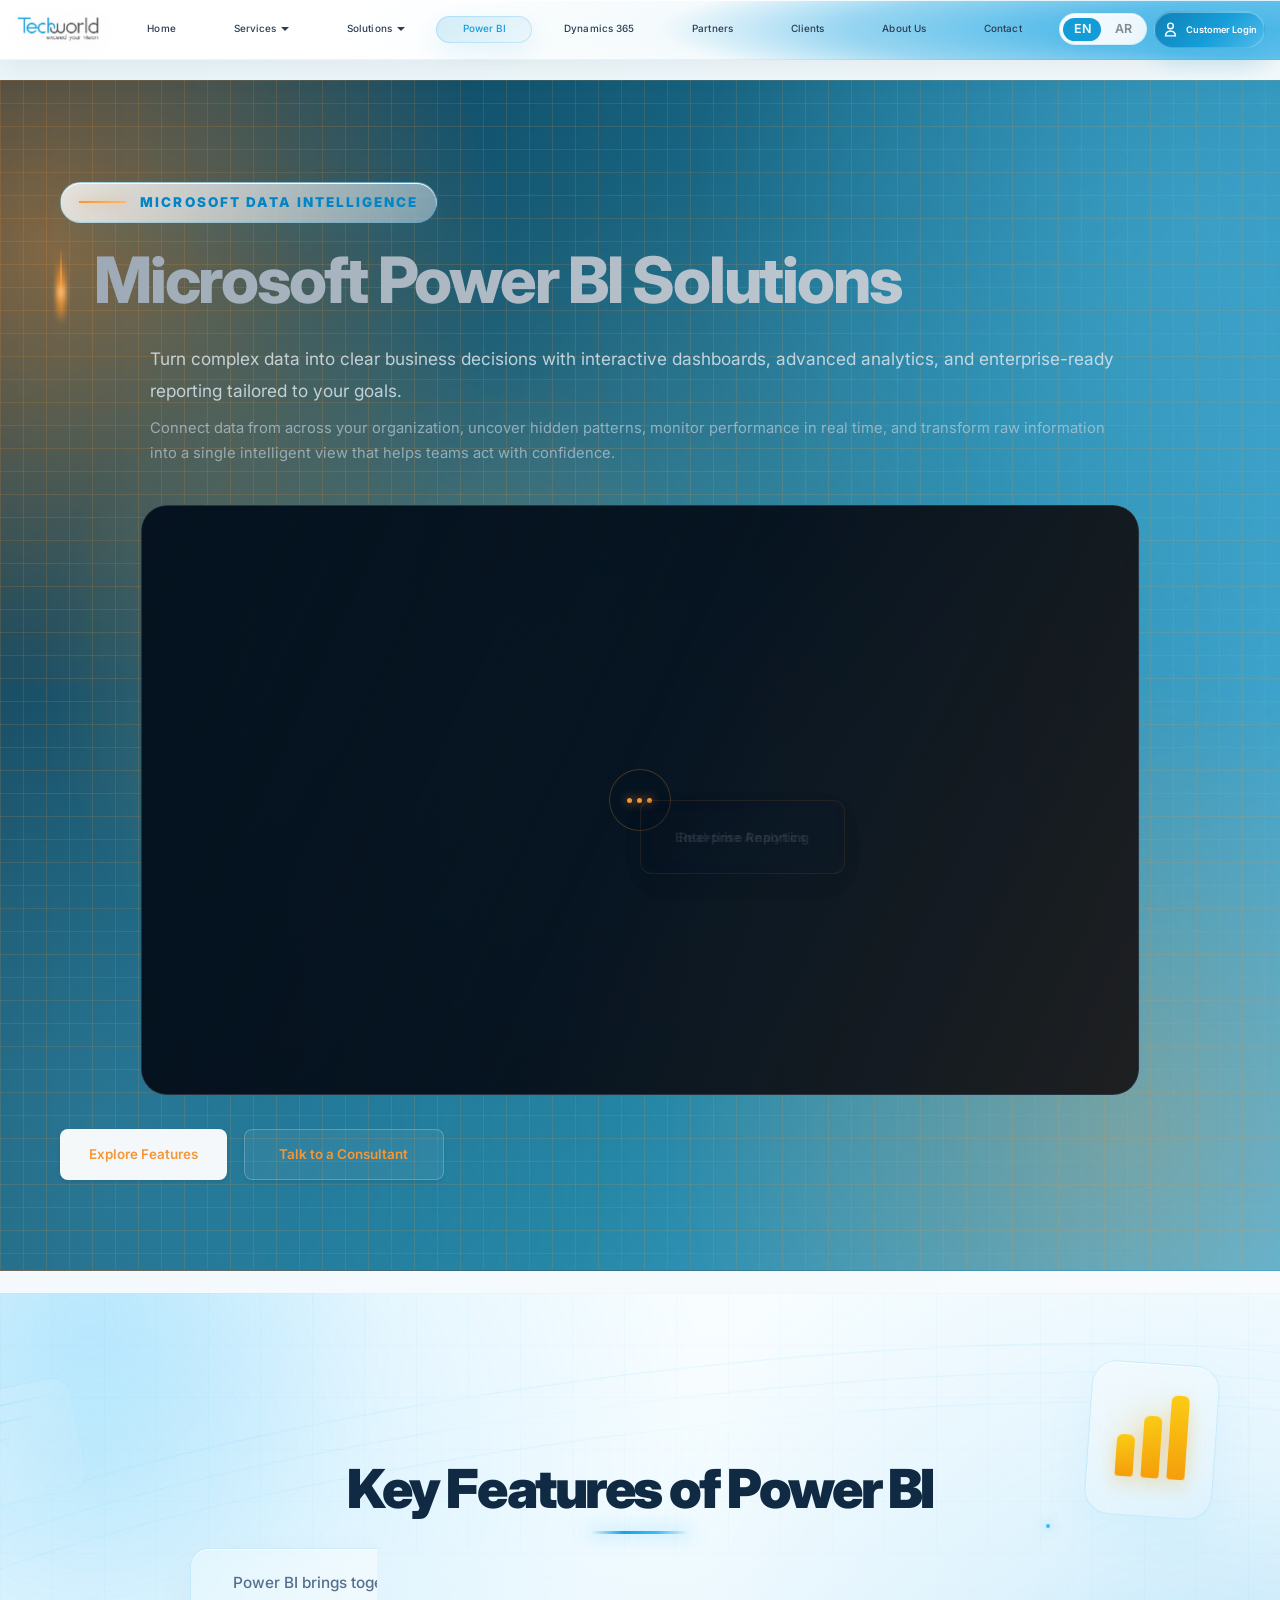
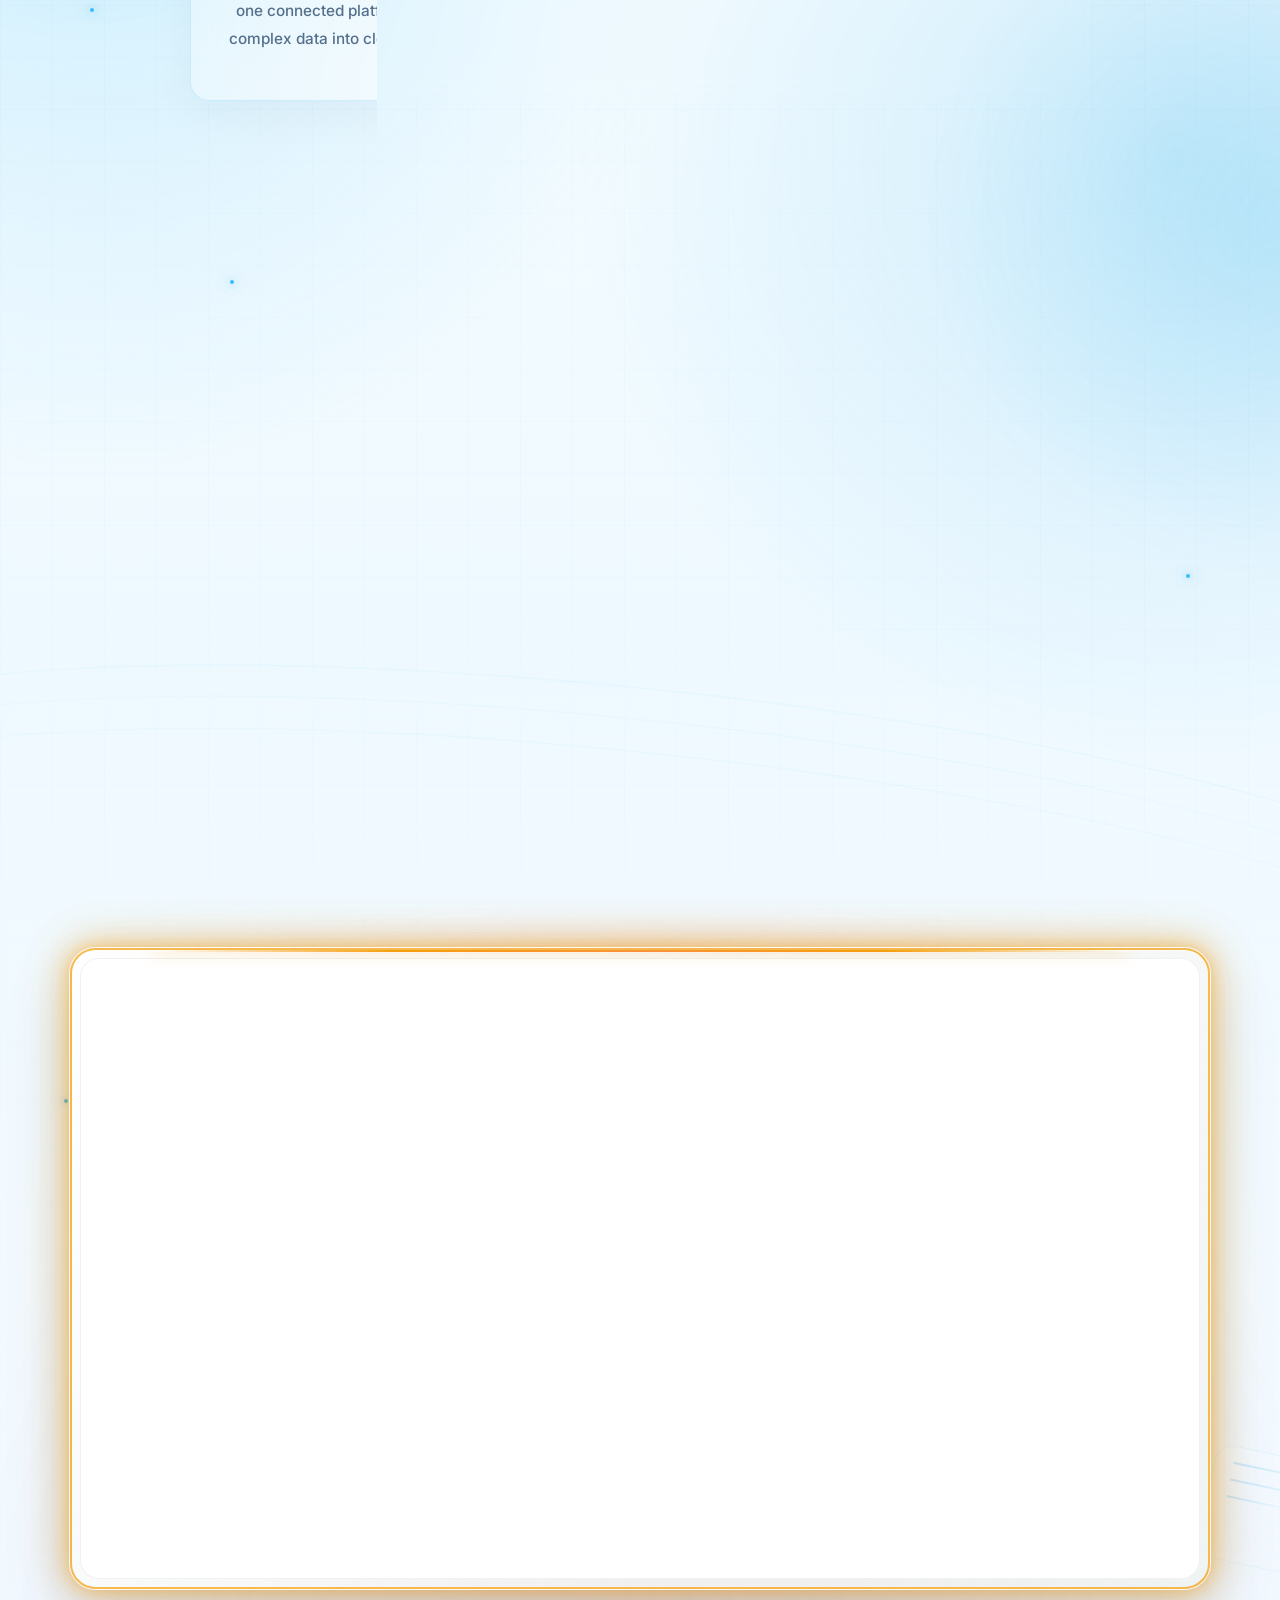
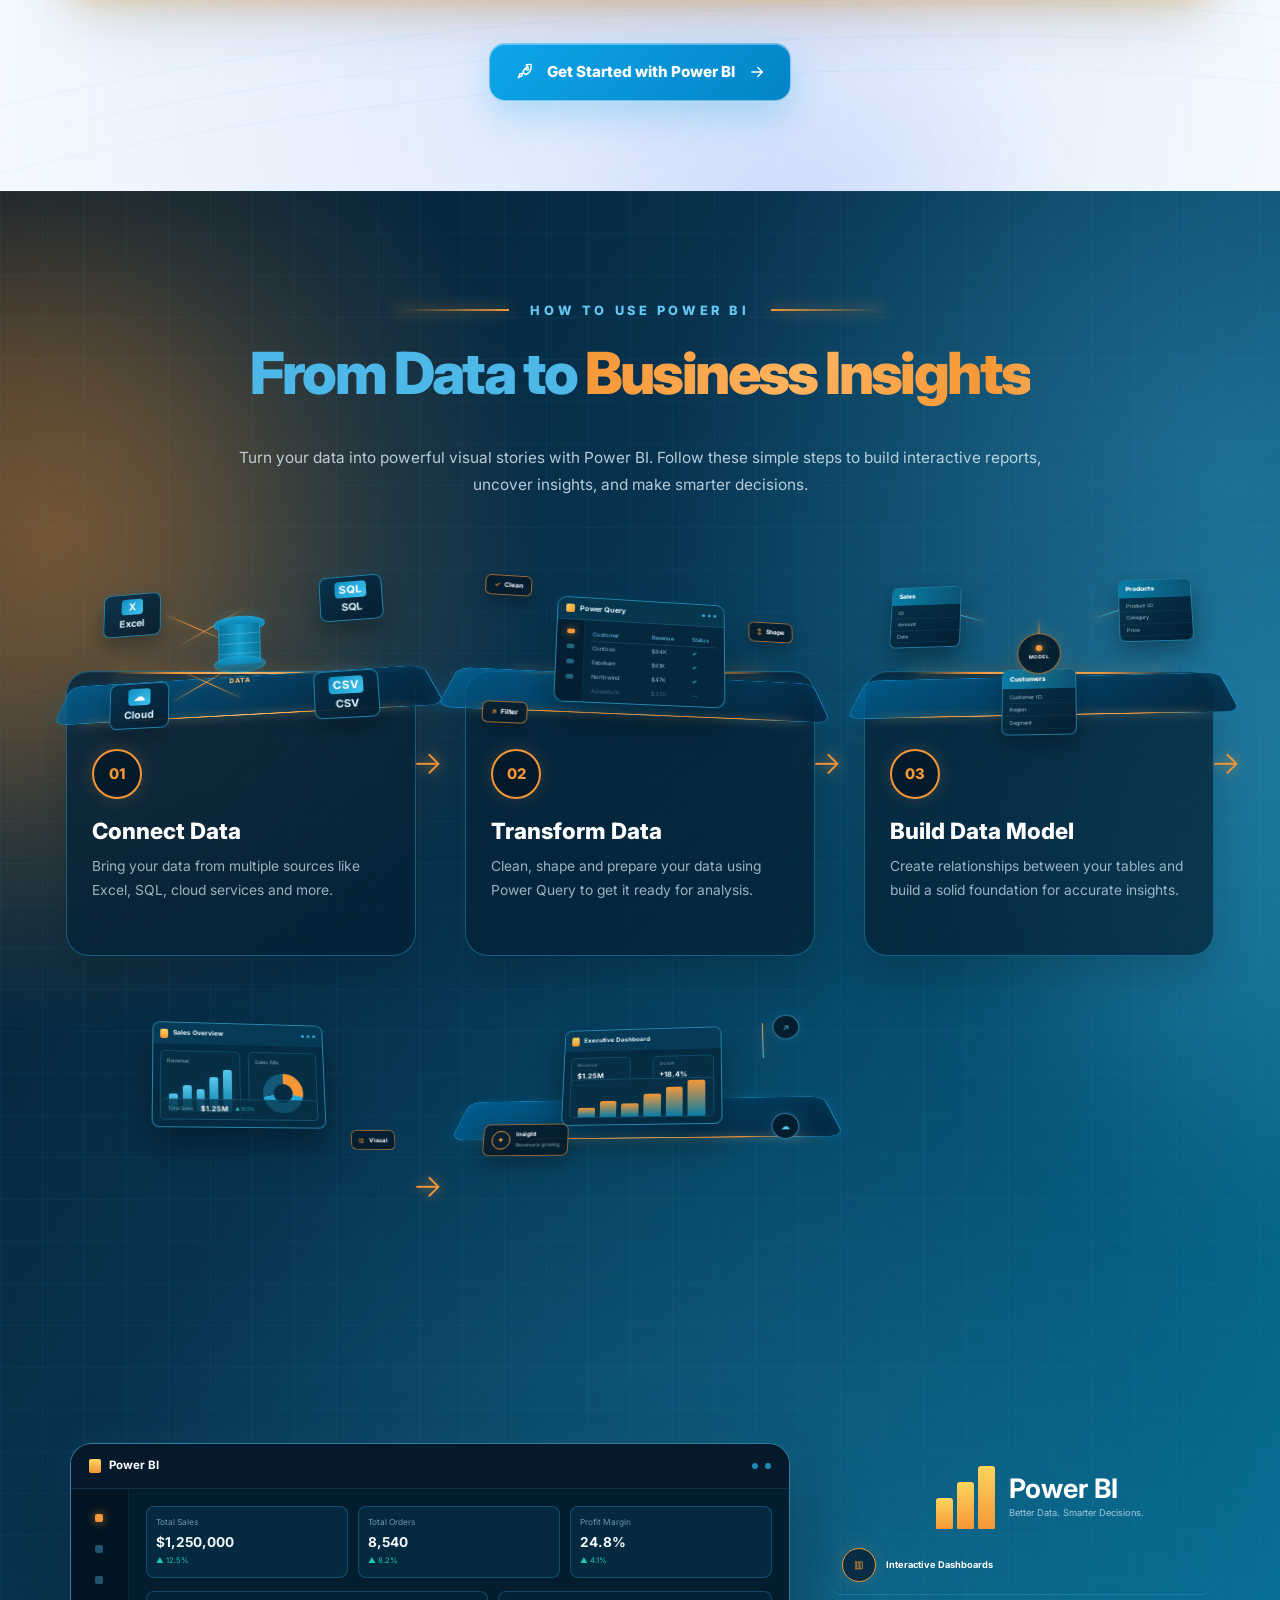
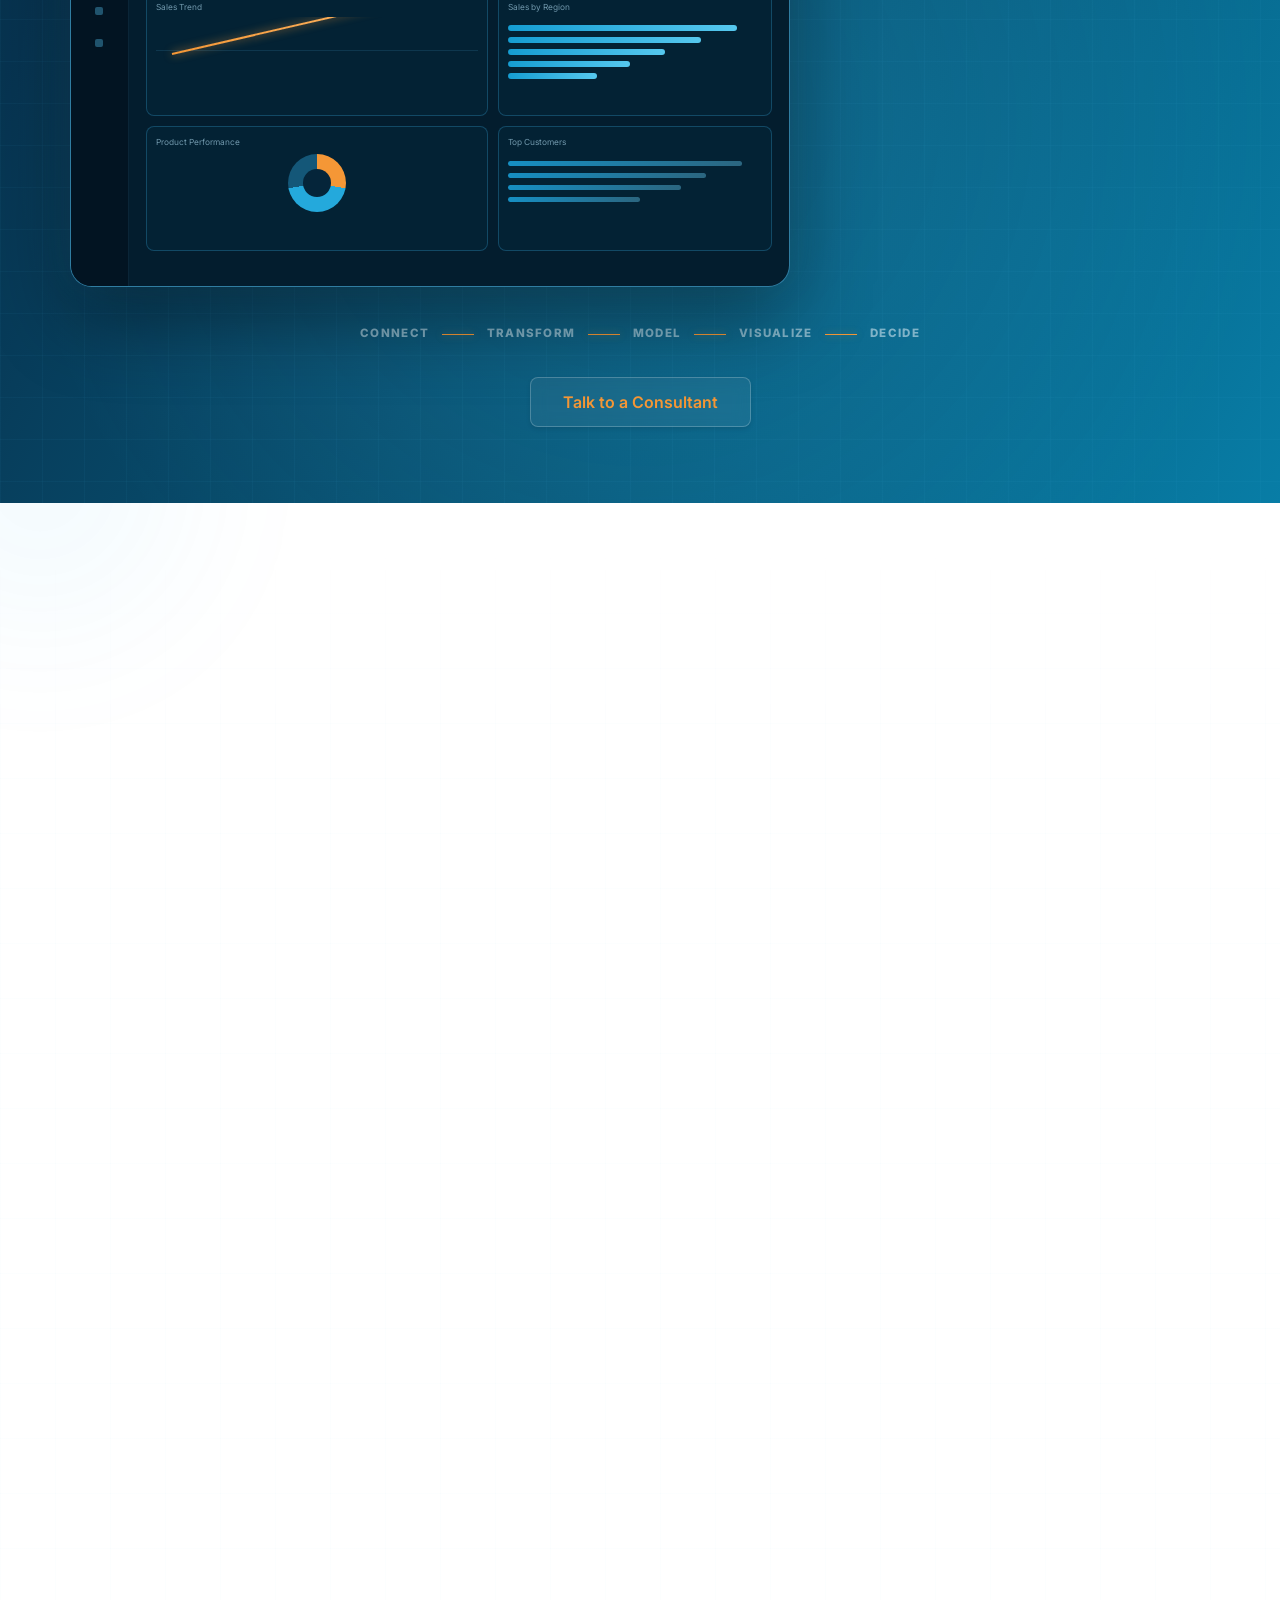
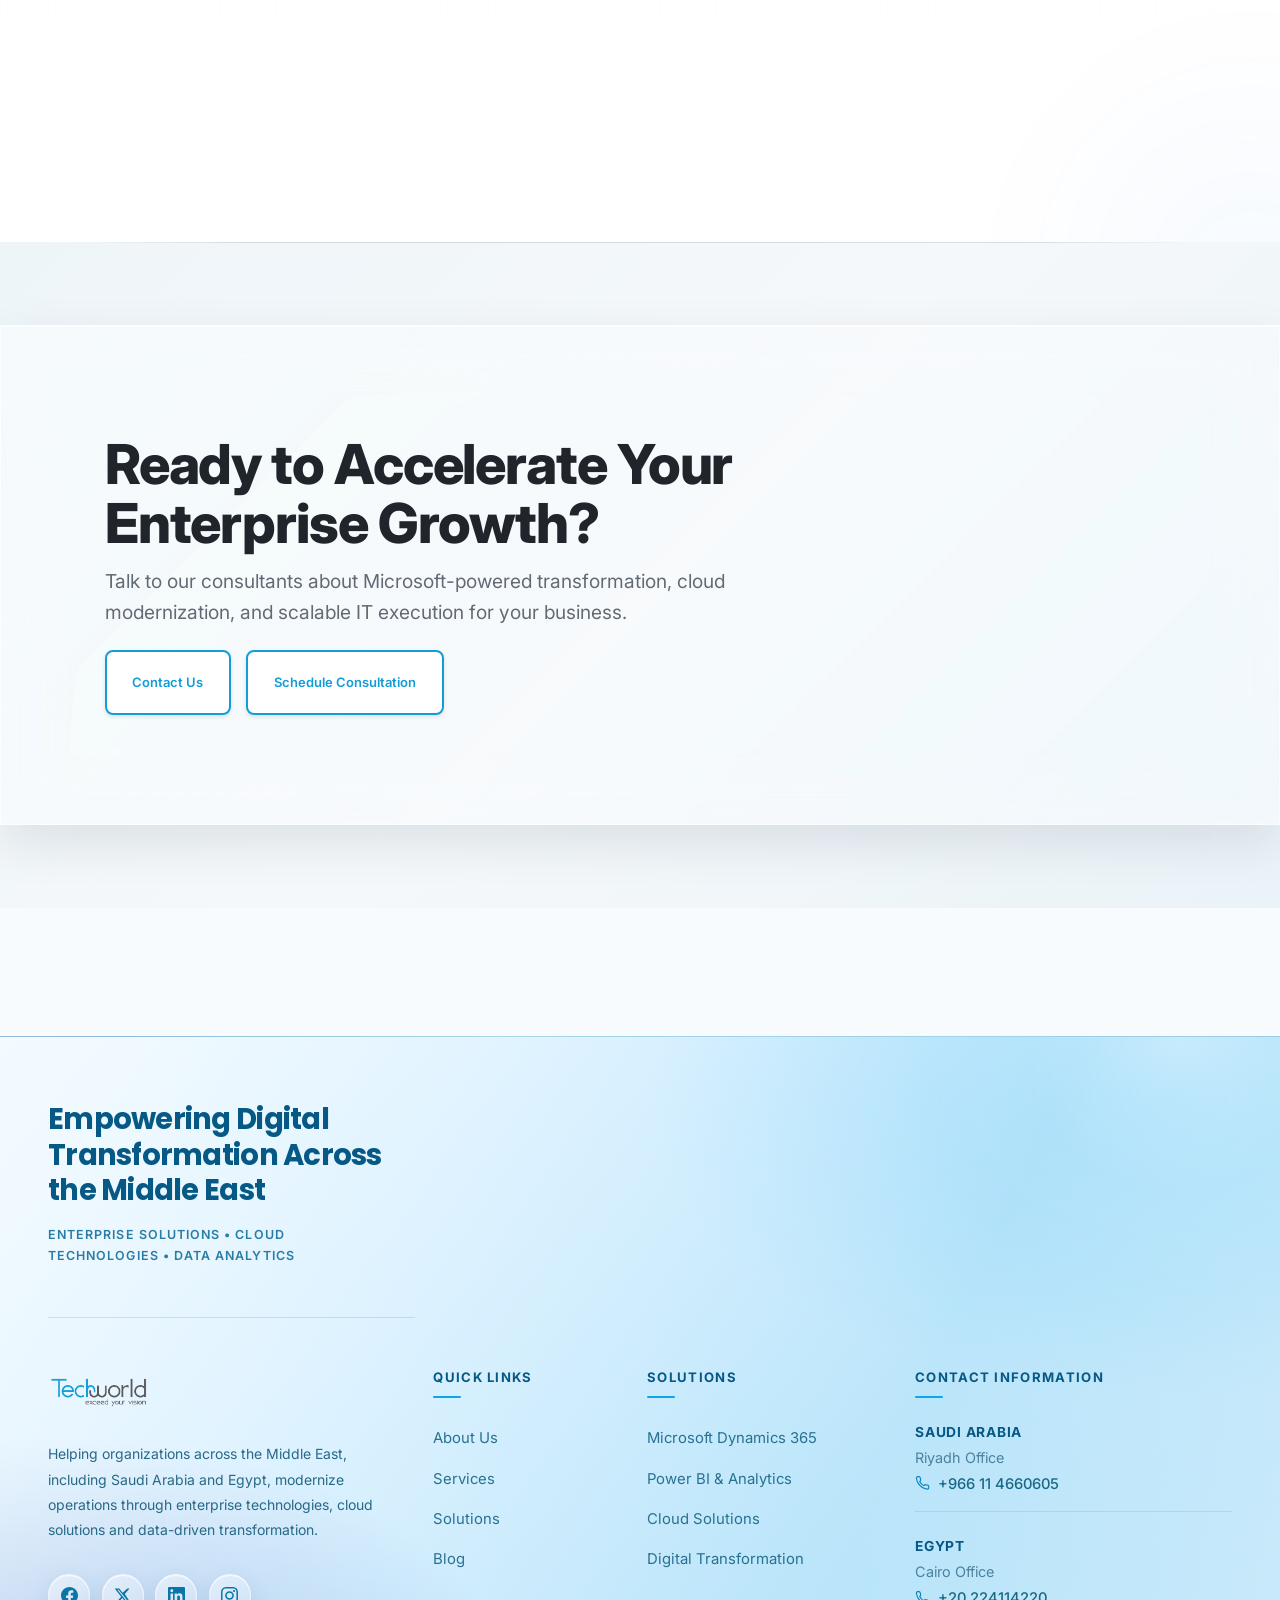
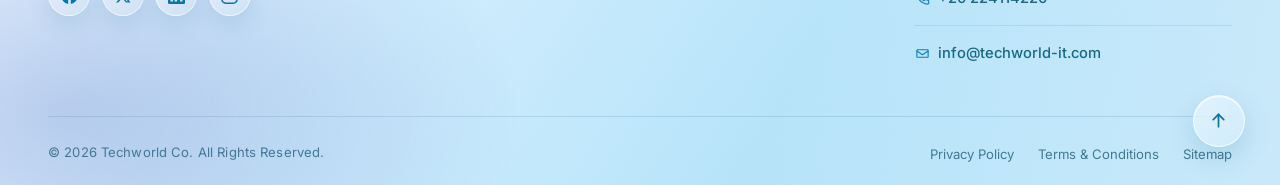
<file: powerbi.html>
<!DOCTYPE html>
<html lang="en" dir="ltr">
<head>
  <meta charset="UTF-8">
  <meta name="viewport" content="width=device-width, initial-scale=1.0">
  <title>Power BI Solutions - Techworld</title>
  <meta name="description" content="Transform your data into insights with Microsoft Power BI solutions from Techworld.">
  <link rel="icon" type="image/png" href="images/favicon-32x32.png">
  <link rel="stylesheet" href="css/main.css">
  <link rel="stylesheet" href="css/powerbi.css">
</head>
<body>
  <!-- Header -->
  
  <!--Frosted Glass & Noise-->
  
  <div class="mobile-overlay">
    <div class="mobile-overlay-noise"></div>
  </div>

  <header class="header">
    <div class="header-container">
      <!-- Logo -->
      <a href="index.html" class="header-logo">
        <img src="images/logo.png" alt="Techworld Logo">
      </a>
      
      <!-- Navigation -->
      <nav class="nav">
        <ul class="nav-menu">
          <li class="nav-item">
            <a href="index.html" class="nav-link" data-lang-en="Home" data-lang-ar="الرئيسية">Home</a>
          </li>
          
          <!-- SERVICES MEGA MENU -->
          <li class="nav-item has-dropdown">
            <a href="#" class="nav-link dropdown-toggle" data-lang-en="Services" data-lang-ar="الخدمات" aria-haspopup="true"
              aria-expanded="false">
              Services
            </a>
          
            <div class="mega-menu mega-menu-services">
              <div class="mega-layout">
          
                <div class="mega-main">
                  <div class="mega-heading">
                    <span class="mega-heading-line"></span>
                    <div>
                      <h2 data-lang-en="Our Services" data-lang-ar="خدماتنا">Our Services</h2>
                      <p data-lang-en="Innovative services to help your business grow"
                        data-lang-ar="خدمات مبتكرة لمساعدة أعمالك على النمو">
                        Innovative services to help your business grow
                      </p>
                    </div>
                  </div>
          
                  <div class="mega-cards">
          
                    <a href="services.html#technology" class="mega-card">
                      <span class="mega-icon icon-blue">
                        <svg viewBox="0 0 24 24" aria-hidden="true">
                          <rect x="3" y="4" width="18" height="13" rx="1.5" />
                          <path d="M1.5 20h21M8 17l-1 3m9-3 1 3" />
                        </svg>
                      </span>
                      <span class="mega-card-copy">
                        <span class="mega-card-title" data-lang-en="Technology Solutions" data-lang-ar="الحلول التقنية">Technology
                          Solutions</span>
                        <span class="mega-card-desc" data-lang-en="Advanced technology to modernize your business"
                          data-lang-ar="تقنيات متقدمة لتحديث أعمالك">Advanced technology to modernize your business</span>
                      </span>
                      <span class="mega-arrow" aria-hidden="true">›</span>
                    </a>
          
                    <a href="services.html#it-infrastructure" class="mega-card">
                      <span class="mega-icon icon-teal">
                        <svg viewBox="0 0 24 24" aria-hidden="true">
                          <rect x="3" y="4" width="18" height="13" rx="1.5" />
                          <path d="M8 21h8m-4-4v4M7 8h.01M10 8h7" />
                        </svg>
                      </span>
                      <span class="mega-card-copy">
                        <span class="mega-card-title" data-lang-en="IT Infrastructure"
                          data-lang-ar="البنية التحتية لتقنية المعلومات">IT Infrastructure</span>
                        <span class="mega-card-desc" data-lang-en="Robust and scalable infrastructure solutions"
                          data-lang-ar="حلول بنية تحتية قوية وقابلة للتوسع">Robust and scalable infrastructure solutions</span>
                      </span>
                      <span class="mega-arrow" aria-hidden="true">›</span>
                    </a>
          
                    <a href="services.html#web-design" class="mega-card">
                      <span class="mega-icon icon-purple">
                        <svg viewBox="0 0 24 24" aria-hidden="true">
                          <circle cx="12" cy="12" r="9" />
                          <circle cx="8" cy="9" r="1" />
                          <circle cx="14.5" cy="7.5" r="1" />
                          <circle cx="16" cy="13" r="1" />
                          <path d="M12 21v-3a2 2 0 0 0-2-2H8a2 2 0 0 1-2-2v-1" />
                        </svg>
                      </span>
                      <span class="mega-card-copy">
                        <span class="mega-card-title" data-lang-en="Web Design" data-lang-ar="تصميم المواقع">Web Design</span>
                        <span class="mega-card-desc" data-lang-en="Creative and responsive web solutions"
                          data-lang-ar="حلول ويب إبداعية ومتجاوبة">Creative and responsive web solutions</span>
                      </span>
                      <span class="mega-arrow" aria-hidden="true">›</span>
                    </a>
          
                    <a href="services.html#software-development" class="mega-card">
                      <span class="mega-icon icon-purple">
                        <svg viewBox="0 0 24 24" aria-hidden="true">
                          <path d="m8 5-7 7 7 7M16 5l7 7-7 7M14 3l-4 18" />
                        </svg>
                      </span>
                      <span class="mega-card-copy">
                        <span class="mega-card-title" data-lang-en="Software Development" data-lang-ar="تطوير البرمجيات">Software
                          Development</span>
                        <span class="mega-card-desc" data-lang-en="Custom software for your unique needs"
                          data-lang-ar="برمجيات مخصصة لاحتياجاتك الفريدة">Custom software for your unique needs</span>
                      </span>
                      <span class="mega-arrow" aria-hidden="true">›</span>
                    </a>
          
                    <a href="services.html#microsoft-cloud" class="mega-card">
                      <span class="mega-icon icon-blue">
                        <svg viewBox="0 0 24 24" aria-hidden="true">
                          <path d="M6 18h12a4 4 0 0 0 .4-8A6.5 6.5 0 0 0 6 8.5 4.8 4.8 0 0 0 6 18Z" />
                        </svg>
                      </span>
                      <span class="mega-card-copy">
                        <span class="mega-card-title" data-lang-en="Microsoft Cloud" data-lang-ar="سحابة مايكروسوفت">Microsoft
                          Cloud</span>
                        <span class="mega-card-desc" data-lang-en="Azure, Office 365 &amp; enterprise solutions"
                          data-lang-ar="Azure وOffice 365 وحلول المؤسسات">Azure, Office 365 &amp; enterprise solutions</span>
                      </span>
                      <span class="mega-arrow" aria-hidden="true">›</span>
                    </a>
          
                  </div>
                </div>
          
                <aside class="mega-promo">
                  <div class="mega-promo-image">
                    <img src="images/Mega-menue image.png" alt="Cloud infrastructure and data center" loading="eager">
                  </div>
                  <div class="mega-promo-content">
                    <p class="mega-eyebrow" data-lang-en="BUILD A STRONGER DIGITAL FUTURE"
                      data-lang-ar="ابنِ مستقبلًا رقميًا أقوى">
                      BUILD A STRONGER DIGITAL FUTURE
                    </p>
                    <h3 data-lang-en="Technology that works for you" data-lang-ar="تقنية تعمل من أجلك">
                      Technology that works for you
                    </h3>
                    <p class="mega-promo-desc"
                      data-lang-en="From cloud to security, we deliver integrated IT solutions that keep your business ahead."
                      data-lang-ar="من الحوسبة السحابية إلى الأمان، نقدم حلول تقنية متكاملة تساعد أعمالك على التقدم.">
                      From cloud to security, we deliver integrated IT solutions that keep your business ahead.
                    </p>
                    <a class="mega-learn-more" href="services.html">
                      <span data-lang-en="Learn More" data-lang-ar="اعرف المزيد">Learn More</span>
                      <svg viewBox="0 0 24 24" aria-hidden="true">
                        <path d="M5 12h14m-6-6 6 6-6 6" />
                      </svg>
                    </a>
                  </div>
                </aside>
          
              </div>
            </div>
          </li>
          
          
          <!-- SOLUTIONS MEGA MENU -->
          <li class="nav-item has-dropdown">
            <a href="#" class="nav-link dropdown-toggle" data-lang-en="Solutions" data-lang-ar="الحلول" aria-haspopup="true"
              aria-expanded="false">
              Solutions
            </a>
          
            <div class="mega-menu mega-menu-solutions">
              <div class="mega-layout">
          
                <div class="mega-main">
                  <div class="mega-heading">
                    <span class="mega-heading-line"></span>
                    <div>
                      <h2 data-lang-en="Our Solutions" data-lang-ar="حلولنا">Our Solutions</h2>
                      <p data-lang-en="Comprehensive solutions for a smarter tomorrow"
                        data-lang-ar="حلول متكاملة من أجل مستقبل أكثر ذكاءً">
                        Comprehensive solutions for a smarter tomorrow
                      </p>
                    </div>
                  </div>
          
                  <div class="mega-cards">
          
                    <a href="solutions.html#networking" class="mega-card">
                      <span class="mega-icon icon-blue">
                        <svg viewBox="0 0 24 24" aria-hidden="true">
                          <circle cx="12" cy="12" r="10" />
                          <path d="M2 12h20M12 2a15 15 0 0 1 0 20M12 2a15 15 0 0 0 0 20M4.5 5.5h15M4.5 18.5h15" />
                        </svg>
                      </span>
                      <span class="mega-card-copy">
                        <span class="mega-card-title" data-lang-en="Networking" data-lang-ar="الشبكات">Networking</span>
                        <span class="mega-card-desc" data-lang-en="Enterprise networking for seamless connectivity"
                          data-lang-ar="شبكات مؤسسية لاتصال سلس">Enterprise networking for seamless connectivity</span>
                      </span>
                      <span class="mega-arrow" aria-hidden="true">›</span>
                    </a>
          
                    <a href="solutions.html#office-automation" class="mega-card">
                      <span class="mega-icon icon-teal">
                        <svg viewBox="0 0 24 24" aria-hidden="true">
                          <rect x="3" y="3" width="7" height="18" rx="1" />
                          <rect x="14" y="7" width="7" height="14" rx="1" />
                          <path d="M6 7h1m-1 4h1m-1 4h1m10-4h1m-1 4h1m-1 4h1M5 21h14" />
                        </svg>
                      </span>
                      <span class="mega-card-copy">
                        <span class="mega-card-title" data-lang-en="Office Automation" data-lang-ar="أتمتة المكاتب">Office
                          Automation</span>
                        <span class="mega-card-desc" data-lang-en="Streamline operations with automation"
                          data-lang-ar="بسّط عملياتك باستخدام الأتمتة">Streamline operations with automation</span>
                      </span>
                      <span class="mega-arrow" aria-hidden="true">›</span>
                    </a>
          
                    <a href="solutions.html#hardware" class="mega-card">
                      <span class="mega-icon icon-purple">
                        <svg viewBox="0 0 24 24" aria-hidden="true">
                          <rect x="3" y="3" width="18" height="8" rx="2" />
                          <rect x="3" y="13" width="18" height="8" rx="2" />
                          <path d="M7 7h.01M7 17h.01M11 7h6m-6 10h6" />
                        </svg>
                      </span>
                      <span class="mega-card-copy">
                        <span class="mega-card-title" data-lang-en="Hardware Solutions" data-lang-ar="حلول الأجهزة">Hardware
                          Solutions</span>
                        <span class="mega-card-desc" data-lang-en="Premium hardware from leading brands"
                          data-lang-ar="أجهزة متميزة من علامات تجارية رائدة">Premium hardware from leading brands</span>
                      </span>
                      <span class="mega-arrow" aria-hidden="true">›</span>
                    </a>
          
                    <a href="solutions.html#cloud-computing" class="mega-card">
                      <span class="mega-icon icon-purple">
                        <svg viewBox="0 0 24 24" aria-hidden="true">
                          <path d="M6 18h12a4 4 0 0 0 .4-8A6.5 6.5 0 0 0 6 8.5 4.8 4.8 0 0 0 6 18Z" />
                        </svg>
                      </span>
                      <span class="mega-card-copy">
                        <span class="mega-card-title" data-lang-en="Cloud Computing" data-lang-ar="الحوسبة السحابية">Cloud
                          Computing</span>
                        <span class="mega-card-desc" data-lang-en="Scalable cloud infrastructure &amp; services"
                          data-lang-ar="بنية تحتية وخدمات سحابية قابلة للتوسع">Scalable cloud infrastructure &amp; services</span>
                      </span>
                      <span class="mega-arrow" aria-hidden="true">›</span>
                    </a>
          
                    <a href="solutions.html#security" class="mega-card">
                      <span class="mega-icon icon-blue">
                        <svg viewBox="0 0 24 24" aria-hidden="true">
                          <path d="M12 22s8-4 8-11V5l-8-3-8 3v6c0 7 8 11 8 11Z" />
                          <path d="m9 12 2 2 4-4" />
                        </svg>
                      </span>
                      <span class="mega-card-copy">
                        <span class="mega-card-title" data-lang-en="Security Solutions" data-lang-ar="حلول الأمان">Security
                          Solutions</span>
                        <span class="mega-card-desc" data-lang-en="Comprehensive cybersecurity protection"
                          data-lang-ar="حماية شاملة للأمن السيبراني">Comprehensive cybersecurity protection</span>
                      </span>
                      <span class="mega-arrow" aria-hidden="true">›</span>
                    </a>
          
                  </div>
                </div>
          
                <aside class="mega-promo">
                  <div class="mega-promo-image">
                    <img src="images/Mega-menue image.png" alt="Cloud infrastructure and data center" loading="eager">
                  </div>
                  <div class="mega-promo-content">
                    <p class="mega-eyebrow" data-lang-en="BUILD A STRONGER DIGITAL FUTURE"
                      data-lang-ar="ابنِ مستقبلًا رقميًا أقوى">
                      BUILD A STRONGER DIGITAL FUTURE
                    </p>
                    <h3 data-lang-en="Technology that works for you" data-lang-ar="تقنية تعمل من أجلك">
                      Technology that works for you
                    </h3>
                    <p class="mega-promo-desc"
                      data-lang-en="From cloud to security, we deliver integrated IT solutions that keep your business ahead."
                      data-lang-ar="من الحوسبة السحابية إلى الأمان، نقدم حلول تقنية متكاملة تساعد أعمالك على التقدم.">
                      From cloud to security, we deliver integrated IT solutions that keep your business ahead.
                    </p>
                    <a class="mega-learn-more" href="solutions.html">
                      <span data-lang-en="Learn More" data-lang-ar="اعرف المزيد">Learn More</span>
                      <svg viewBox="0 0 24 24" aria-hidden="true">
                        <path d="M5 12h14m-6-6 6 6-6 6" />
                      </svg>
                    </a>
                  </div>
                </aside>
          
              </div>
            </div>
          </li>
          
          <li class="nav-item">
            <a href="powerbi.html" class="nav-link active" data-lang-en="Power BI" data-lang-ar="باور بي آي">Power BI</a>
          </li>
          
          <li class="nav-item">
            <a href="dynamics365.html" class="nav-link" data-lang-en="Dynamics 365" data-lang-ar="ديناميكس 365">Dynamics 365</a>
          </li>
          
          
          
          <li class="nav-item">
            <a href="partners.html" class="nav-link" data-lang-en="Partners" data-lang-ar="الشركاء">Partners</a>
          </li>
          
          <li class="nav-item">
            <a href="clients.html" class="nav-link" data-lang-en="Clients" data-lang-ar="العملاء">Clients</a>
          </li>
          
          <li class="nav-item">
            <a href="about.html" class="nav-link" data-lang-en="About Us" data-lang-ar="من نحن">About Us</a>
          </li>
          
          <li class="nav-item">
            <a href="contact.html" class="nav-link" data-lang-en="Contact" data-lang-ar="اتصل بنا">Contact</a>
          </li>
        </ul>
        
        <!-- Language Switcher -->
        <div class="lang-switcher">
          <button class="lang-btn active" data-lang="en">EN</button>
          <button class="lang-btn" data-lang="ar">AR</button>
          
        </div>
        
        <!-- Customer Login Button -->
        <a href="customer-login.html" class="header-login-btn">
          <svg class="login-icon" width="18" height="18" viewBox="0 0 24 24" fill="none" stroke="currentColor">
            <path stroke-linecap="round" stroke-linejoin="round" stroke-width="2" d="M16 7a4 4 0 11-8 0 4 4 0 018 0zM12 14a7 7 0 00-7 7h14a7 7 0 00-7-7z" />
          </svg>
          <span data-lang-en="Customer Login" data-lang-ar="تسجيل دخول العملاء">Customer Login</span>
        </a>
      </nav>
      
      <!-- Mobile Menu Toggle -->
      <button class="mobile-menu-toggle" aria-label="Toggle Menu">
        <span></span>
        <span></span>
        <span></span>
      </button>
    </div>
  </header>

  <main style="padding-top: 80px;">


<!-- =========================================================
     POWER BI HERO
========================================================= -->

<section class="pb-hero">

 
  <div class="pb-hero-grid" aria-hidden="true"></div>

  <div class="container pb-hero-container">

    <!-- =========================
         EYEBROW
    ========================== -->

    <div class="pb-eyebrow" data-lang-en="Microsoft Data Intelligence" data-lang-ar="ذكاء البيانات من مايكروسوفت">
      Microsoft Data Intelligence
    </div>


    <!-- =========================
         TITLE
    ========================== -->

    <div class="pb-title-wrap">

      <h1 class="pb-title" data-lang-en="Microsoft Power BI Solutions" data-lang-ar="حلول مايكروسوفت باور بي آي">
        Microsoft Power BI Solutions
      </h1>

    </div>


    <!-- =========================
         DESCRIPTION
    ========================== -->

    <div class="pb-description">

      <p class="pb-subtitle"
        data-lang-en="Turn complex data into clear business decisions with interactive dashboards, advanced analytics, and enterprise-ready reporting tailored to your goals."
        data-lang-ar="حوّل البيانات المعقدة إلى قرارات واضحة للأعمال عبر لوحات معلومات تفاعلية وتحليلات متقدمة وتقارير مؤسسية مصممة خصيصًا لأهدافك.">
        Turn complex data into clear business decisions with interactive dashboards,
        advanced analytics, and enterprise-ready reporting tailored to your goals.
      </p>

      <p class="pb-subtitle-secondary"
        data-lang-en="Connect data from across your organization, uncover hidden patterns, monitor performance in real time, and transform raw information into a single intelligent view that helps teams act with confidence."
        data-lang-ar="اربط البيانات من مختلف أنحاء مؤسستك، واكتشف الأنماط المخفية، وراقب الأداء في الوقت الفعلي، وحوّل المعلومات الخام إلى رؤية ذكية موحدة تساعد فرق العمل على اتخاذ قرارات أكثر دقة وثقة.">
        Connect data from across your organization, uncover hidden patterns,
        monitor performance in real time, and transform raw information into
        a single intelligent view that helps teams act with confidence.
      </p>

    </div>


    <!-- =========================
         POWER BI VISUAL
    ========================== -->

    <div class="pb-visual">

      <video class="pb-hero-video" autoplay muted loop playsinline preload="metadata">
        <source src="images/Powerbi-Hero.mp4" type="video/mp4">
      </video>


      
      <div class="pb-visual-overlay"></div>


      <!-- =========================
           ANIMATED DATA CARDS
      ========================== -->

      <div class="pb-analytics-card pb-card-top" data-lang-en="Real-time Analytics" data-lang-ar="تحليلات فورية">
        Real-time Analytics
      </div>


      <div class="pb-analytics-card pb-card-bottom" data-lang-en="Enterprise Reporting" data-lang-ar="تقارير مؤسسية">
        Enterprise Reporting
      </div>


      
      <div class="pb-center-indicator" aria-hidden="true">
        <span></span>
        <span></span>
        <span></span>
      </div>

    </div>


    <!-- =========================
         ACTIONS
    ========================== -->

    <div class="pb-actions">

      <a href="#powerbi-features" class="btn btn-primary pb-primary-btn" data-lang-en="Explore Features"
        data-lang-ar="استكشف المزايا">
        Explore Features
      </a>

      <a href="contact.html" class="btn pb-btn-outline  " data-lang-en="Talk to a Consultant"
        data-lang-ar="تحدث مع مستشار">
        Talk to a Consultant
      </a>

    </div>

  </div>

</section>

<!-- =========================================================
     POWER BI FEATURES
     PREMIUM FUTURISTIC POWER BI / TECHWORLD
========================================================= -->

<section id="powerbi-features" class="pb-section">

  <!-- =====================================================
         POWER BI TECH BACKGROUND
    ====================================================== -->

  <div class="pb-background" aria-hidden="true">

    <!-- Soft blue atmospheric glow -->
    <div class="pb-bg-glow pb-bg-glow-1"></div>
    <div class="pb-bg-glow pb-bg-glow-2"></div>
    <div class="pb-bg-glow pb-bg-glow-3"></div>

    <!-- Technology grid -->
    <div class="pb-bg-grid"></div>

    <!-- Decorative waves -->
    <div class="pb-wave pb-wave-1"></div>
    <div class="pb-wave pb-wave-2"></div>
    <div class="pb-wave pb-wave-3"></div>

    <!-- Floating particles -->
    <span class="pb-particle pb-particle-1"></span>
    <span class="pb-particle pb-particle-2"></span>
    <span class="pb-particle pb-particle-3"></span>
    <span class="pb-particle pb-particle-4"></span>
    <span class="pb-particle pb-particle-5"></span>
    <span class="pb-particle pb-particle-6"></span>
    <span class="pb-particle pb-particle-7"></span>
    <span class="pb-particle pb-particle-8"></span>

    <!-- =================================================
             POWER BI DECORATIVE MARK
        ================================================== -->

    <div class="pb-floating-logo">

      <div class="pb-logo-bars">

        <span class="pb-bar pb-bar-1"></span>
        <span class="pb-bar pb-bar-2"></span>
        <span class="pb-bar pb-bar-3"></span>

      </div>

      <span class="pb-logo-glow"></span>

    </div>


    <!-- Decorative glass panels -->

    <div class="pb-tech-panel pb-tech-panel-left">

      <span></span>
      <span></span>
      <span></span>

    </div>


    <div class="pb-tech-panel pb-tech-panel-right">

      <span></span>
      <span></span>
      <span></span>

    </div>

  </div>


  <!-- =====================================================
         MAIN CONTAINER
    ====================================================== -->

  <div class="container pb-container">


    <!-- =================================================
             HEADER
        ================================================== -->

    <div class="pb-header pb-reveal">

      <!-- Eyebrow -->

      <div class="pb-eyebrow  pb-eyebrow-mobile">

        <span class="pb-eyebrow-power-icon">

          <span></span>
          <span></span>
          <span></span>

        </span>

        <span data-lang-en="POWER BI • BUSINESS INTELLIGENCE" data-lang-ar="POWER BI • ذكاء الأعمال">

          POWER BI • BUSINESS INTELLIGENCE

        </span>

      </div>


      <!-- Title -->

      <h2 data-lang-en="Key Features of Power BI" data-lang-ar="المزايا الأساسية في باور بي آي">

        Key Features of
        <span class="pb-title-highlight">Power BI</span>

      </h2>


      <!-- Description -->

      <p data-lang-en="Power BI brings together enterprise data, intelligent analytics, interactive visualization, and scalable reporting in one connected platform. With the right architecture and implementation approach, organizations can transform complex data into clear business insights, accelerate decision-making, and create a reliable analytics foundation that grows with their business."
        data-lang-ar="يجمع Power BI بين بيانات المؤسسات والتحليلات الذكية والتصورات التفاعلية والتقارير القابلة للتوسع ضمن منصة مترابطة واحدة. ومن خلال البنية الصحيحة ومنهجية التنفيذ المناسبة، يمكن للمؤسسات تحويل البيانات المعقدة إلى رؤى واضحة تدعم اتخاذ القرار، وتسريع الوصول إلى المعلومات، وبناء منظومة تحليلية موثوقة تنمو مع احتياجات الأعمال.">

        Power BI brings together enterprise data, intelligent analytics,
        interactive visualization, and scalable reporting in one connected platform.
        With the right architecture and implementation approach, organizations can
        transform complex data into clear business insights, accelerate decision-making,
        and create a reliable analytics foundation that grows with their business.

      </p>

    </div>



    <!-- =================================================
             FEATURES GRID
        ================================================== -->

    <div class="pb-features">


      <!-- =================================================
                 FEATURE 01
            ================================================== -->

      <article class="pb-feature pb-reveal">

        <div class="pb-feature-top">

          <div class="pb-icon">

            <!-- Database SVG -->

            <svg viewBox="0 0 24 24" aria-hidden="true">

              <ellipse cx="12" cy="5" rx="7.5" ry="3"></ellipse>

              <path d="M4.5 5v6c0 1.66 3.36 3 7.5 3s7.5-1.34 7.5-3V5"></path>

              <path d="M4.5 11v6c0 1.66 3.36 3 7.5 3s7.5-1.34 7.5-3v-6"></path>

            </svg>

          </div>


          <span class="pb-feature-number">
            01
          </span>

        </div>


        <h3 data-lang-en="Connection to Multiple Data Sources" data-lang-ar="الاتصال بمصادر بيانات متعددة">

          Connection to Multiple Data Sources

        </h3>


        <p data-lang-en="Built-in connectors allow Power BI to connect with hundreds of data sources from Microsoft, Salesforce, databases, business applications, spreadsheets, and other platforms. This creates a unified data foundation across on-premise and cloud environments, helping teams work from consistent and trusted information."
          data-lang-ar="تتيح الموصلات المدمجة في Power BI الاتصال بمئات مصادر البيانات من Microsoft وSalesforce وقواعد البيانات وتطبيقات الأعمال وملفات Excel ومنصات أخرى، مما يساعد على توحيد البيانات من البيئات المحلية والسحابية ضمن أساس بيانات موثوق ومتكامل.">

          Built-in connectors allow Power BI to connect with hundreds
          of data sources from Microsoft, Salesforce, databases,
          business applications, spreadsheets, and other platforms.
          This creates a unified data foundation across on-premise
          and cloud environments, helping teams work from consistent
          and trusted information.

        </p>

      </article>



      <!-- =================================================
                 FEATURE 02
            ================================================== -->

      <article class="pb-feature pb-reveal">

        <div class="pb-feature-top">

          <div class="pb-icon">

            <!-- Puzzle SVG -->

            <svg viewBox="0 0 24 24" aria-hidden="true">

              <path
                d="M9.2 4.2c0-1.2.95-2.2 2.15-2.2s2.15 1 2.15 2.2c0 .35-.08.68-.23.97h3.53c.7 0 1.2.5 1.2 1.2v3.53c.29-.15.62-.23.97-.23 1.2 0 2.2.95 2.2 2.15s-1 2.15-2.2 2.15c-.35 0-.68-.08-.97-.23v3.53c0 .7-.5 1.2-1.2 1.2h-3.53c.15-.29.23-.62.23-.97 0-1.2-.95-2.2-2.15-2.2s-2.15 1-2.15 2.2c0 .35.08.68.23.97H5.9c-.7 0-1.2-.5-1.2-1.2v-3.53c-.29.15-.62.23-.97.23-1.2 0-2.2-.95-2.2-2.15s1-2.15 2.2-2.15c.35 0 .68.08.97.23V6.37c0-.7.5-1.2 1.2-1.2h3.53a2.2 2.2 0 0 1-.23-.97Z">
              </path>

            </svg>

          </div>


          <span class="pb-feature-number">
            02
          </span>

        </div>


        <h3 data-lang-en="Familiarity and Simplicity" data-lang-ar="سهولة الاستخدام والتكامل">

          Familiarity and Simplicity

        </h3>


        <p data-lang-en="Deep integration with Dynamics 365, Excel, Microsoft 365, SharePoint, Power Automate, and PowerPoint creates a familiar working environment for business users. This reduces the learning curve and helps teams move from everyday business data to actionable insights with less complexity."
          data-lang-ar="يوفر التكامل العميق مع Dynamics 365 وExcel وMicrosoft 365 وSharePoint وPower Automate وPowerPoint بيئة عمل مألوفة للمستخدمين، مما يقلل منحنى التعلم ويساعد الفرق على الانتقال من بيانات الأعمال اليومية إلى رؤى قابلة للتنفيذ بسهولة أكبر.">

          Deep integration with Dynamics 365, Excel, Microsoft 365,
          SharePoint, Power Automate, and PowerPoint creates a familiar
          working environment for business users. This reduces the
          learning curve and helps teams move from everyday business
          data to actionable insights with less complexity.

        </p>

      </article>



      <!-- =================================================
                 FEATURE 03
            ================================================== -->

      <article class="pb-feature pb-reveal">

        <div class="pb-feature-top">

          <div class="pb-icon">

            <!-- Chart SVG -->

            <svg viewBox="0 0 24 24" aria-hidden="true">

              <path d="M4 20V10"></path>
              <path d="M10 20V4"></path>
              <path d="M16 20v-7"></path>
              <path d="M22 20V7"></path>

            </svg>

          </div>


          <span class="pb-feature-number">
            03
          </span>

        </div>


        <h3 data-lang-en="Custom Visualizations" data-lang-ar="تصورات مخصصة للبيانات">

          Custom Visualizations

        </h3>


        <p data-lang-en="Power BI transforms complex datasets into interactive dashboards, reports, charts, and business views designed around specific decision-making needs. Developers and analysts can extend the platform with custom visuals to present information in a clearer and more meaningful way."
          data-lang-ar="يحوّل Power BI مجموعات البيانات المعقدة إلى لوحات معلومات وتقارير ورسومات وتصورات تفاعلية مصممة وفق احتياجات اتخاذ القرار، مع إمكانية إضافة تصورات مخصصة لعرض المعلومات بطريقة أكثر وضوحًا وارتباطًا بطبيعة الأعمال.">

          Power BI transforms complex datasets into interactive
          dashboards, reports, charts, and business views designed
          around specific decision-making needs. Developers and
          analysts can extend the platform with custom visuals to
          present information in a clearer and more meaningful way.

        </p>

      </article>



      <!-- =================================================
                 FEATURE 04
            ================================================== -->

      <article class="pb-feature pb-reveal">

        <div class="pb-feature-top">

          <div class="pb-icon">

            <!-- Chat SVG -->

            <svg viewBox="0 0 24 24" aria-hidden="true">

              <path d="M20 12a7.5 7.5 0 0 1-7.5 7.5H8L4 22v-5.1A7.5 7.5 0 1 1 20 12Z"></path>

              <circle cx="8.5" cy="12" r=".8"></circle>
              <circle cx="12" cy="12" r=".8"></circle>
              <circle cx="15.5" cy="12" r=".8"></circle>

            </svg>

          </div>


          <span class="pb-feature-number">
            04
          </span>

        </div>


        <h3 data-lang-en="Natural Language Interface" data-lang-ar="واجهة التفاعل باللغة الطبيعية">

          Natural Language Interface

        </h3>


        <p data-lang-en="Power BI Q&A allows users to interact with business data using natural language and receive visual answers to their questions. This makes analytics more accessible to non-technical users and helps decision-makers explore information without depending entirely on complex queries."
          data-lang-ar="تتيح ميزة Q&A في Power BI للمستخدمين التفاعل مع بيانات الأعمال باستخدام اللغة الطبيعية والحصول على إجابات مرئية، مما يجعل التحليلات أكثر سهولة ويساعد أصحاب القرار على استكشاف المعلومات دون الاعتماد الكامل على الاستعلامات المعقدة.">

          Power BI Q&A allows users to interact with business data
          using natural language and receive visual answers to their
          questions. This makes analytics more accessible to
          non-technical users and helps decision-makers explore
          information without depending entirely on complex queries.

        </p>

      </article>



      <!-- =================================================
                 FEATURE 05
            ================================================== -->

      <article class="pb-feature pb-reveal">

        <div class="pb-feature-top">

          <div class="pb-icon">

            <!-- Code SVG -->

            <svg viewBox="0 0 24 24" aria-hidden="true">

              <path d="m8 7-5 5 5 5"></path>
              <path d="m16 7 5 5-5 5"></path>
              <path d="m14 4-4 16"></path>

            </svg>

          </div>


          <span class="pb-feature-number">
            05
          </span>

        </div>


        <h3 data-lang-en="APIs for Integrations" data-lang-ar="واجهات برمجية للتكامل">

          APIs for Integrations

        </h3>


        <p data-lang-en="Power BI APIs make it possible to embed dashboards, reports, analytics, and data experiences into enterprise web applications and digital products. Organizations can connect analytics with their existing technology ecosystem while maintaining secure and scalable access to business information."
          data-lang-ar="تتيح واجهات Power BI API تضمين لوحات المعلومات والتقارير وتجارب التحليل داخل تطبيقات الويب المؤسسية والمنتجات الرقمية، مما يسمح بربط التحليلات بمنظومة التكنولوجيا الحالية مع الحفاظ على وصول آمن وقابل للتوسع إلى معلومات الأعمال.">

          Power BI APIs make it possible to embed dashboards,
          reports, analytics, and data experiences into enterprise
          web applications and digital products. Organizations can
          connect analytics with their existing technology ecosystem
          while maintaining secure and scalable access to business
          information.

        </p>

      </article>



      <!-- =================================================
                 FEATURE 06
            ================================================== -->

      <article class="pb-feature pb-reveal">

        <div class="pb-feature-top">

          <div class="pb-icon">

            <!-- Diamond SVG -->

            <svg viewBox="0 0 24 24" aria-hidden="true">

              <path d="M4 8.5 7 4h10l3 4.5L12 20 4 8.5Z"></path>
              <path d="M4 8.5h16"></path>
              <path d="m8 4 4 4.5L16 4"></path>
              <path d="m8 8.5 4 11 4-11"></path>

            </svg>

          </div>


          <span class="pb-feature-number">
            06
          </span>

        </div>


        <h3 data-lang-en="High Business Value" data-lang-ar="قيمة عالية للأعمال">

          High Business Value

        </h3>


        <p data-lang-en="Power BI provides a flexible path from self-service analytics with Power BI Desktop to enterprise-scale reporting and governance. Organizations can expand their analytics environment as data volumes, users, departments, and reporting requirements grow."
          data-lang-ar="يوفر Power BI مسارًا مرنًا يبدأ من التحليلات الذاتية باستخدام Power BI Desktop ويمتد إلى التقارير المؤسسية والحوكمة. ويمكن للمؤسسات توسيع بيئة التحليلات تدريجيًا مع نمو حجم البيانات وعدد المستخدمين والأقسام واحتياجات التقارير.">

          Power BI provides a flexible path from self-service
          analytics with Power BI Desktop to enterprise-scale
          reporting and governance. Organizations can expand their
          analytics environment as data volumes, users, departments,
          and reporting requirements grow.

        </p>

      </article>

    </div>



    <!-- =================================================
             POWER BI DASHBOARD
        ================================================== -->

    <div class="pb-report-wrap pb-reveal">

      <div class="pb-report-glow"></div>

      <div class="pb-report-frame">

        <div class="pb-report-top-line"></div>

        <div class="pb-report-scan"></div>

        <iframe title="Power BI report"
          src="https://app.powerbi.com/view?r=eyJrIjoiNDllNzZlNGYtYjE1OC00MGZkLTliNDktZjUzZmU2NjE0NjRjIiwidCI6ImY3MjVjMzdhLTUyYTgtNGUyMi04NzNlLWIxZWRlYjM3NzBkOCIsImMiOjl9"
          allowfullscreen>
        </iframe>

      </div>

    </div>



    <!-- =================================================
             CTA
        ================================================== -->

    <div class="pb-cta pb-reveal">

      <a href="contact.html" class="pb-cta-button" data-lang-en="Get Started with Power BI"
        data-lang-ar="ابدأ مع باور بي آي">

        <svg class="pb-rocket-icon" viewBox="0 0 24 24" aria-hidden="true">

          <path d="M14.5 3.5c2.2-.7 4.4-.7 6-.5.2 1.6.2 3.8-.5 6-1 3-3.3 5.2-6.1 6.2l-3.2-3.2c1-2.8 3.2-5.1 6.2-6.1Z">
          </path>

          <path d="m10.7 13.3-3.8 1.1-1.3 3.8 3.8-1.3 1.3-3.6Z"></path>

          <path d="m7 17-2 2"></path>

          <circle cx="15.8" cy="8.2" r="1.5"></circle>

        </svg>


        <span>
          Get Started with Power BI
        </span>


        <svg class="pb-cta-arrow" viewBox="0 0 24 24" aria-hidden="true">

          <path d="M5 12h14"></path>
          <path d="m13 6 6 6-6 6"></path>

        </svg>

      </a>

    </div>

  </div>

</section>

<!-- =========================================================
     POWER BI — HOW IT WORKS
     PREMIUM PROCESS SECTION
========================================================= -->

<section id="powerbi-how-it-works" class="pb-how-section">

  <!-- Background Grid -->
  <div class="pb-how-grid" aria-hidden="true"></div>

  <!-- Ambient Glows -->
  <div class="pb-how-glow pb-how-glow-left" aria-hidden="true"></div>
  <div class="pb-how-glow pb-how-glow-right" aria-hidden="true"></div>

  <div class="container pb-how-container">

    <!-- =================================================
             SECTION HEADER
        ================================================== -->

    <header class="pb-how-header">

      <div class="pb-how-eyebrow" data-lang-en="HOW TO USE POWER BI" data-lang-ar="كيفية استخدام POWER BI">
        HOW TO USE POWER BI
      </div>

      <h2 class="pb-how-title" data-lang-en="From Data to Business Insights" data-lang-ar="من البيانات إلى رؤى الأعمال">

        <span class="pb-how-title-light">
          From Data to
        </span>

        <span class="pb-how-title-orange">
          Business Insights
        </span>

      </h2>

      <p class="pb-how-intro"
        data-lang-en="Turn your data into powerful visual stories with Power BI. Follow these simple steps to build interactive reports, uncover insights, and make smarter decisions."
        data-lang-ar="حوّل بياناتك إلى قصص مرئية قوية باستخدام Power BI. اتبع هذه الخطوات البسيطة لإنشاء تقارير تفاعلية واكتشاف الرؤى واتخاذ قرارات أكثر ذكاءً.">

        Turn your data into powerful visual stories with Power BI.
        Follow these simple steps to build interactive reports,
        uncover insights, and make smarter decisions.

      </p>

    </header>


    <!-- =================================================
             STEPS
        ================================================== -->

    <div class="pb-how-steps">


      <!-- =================================================
                 STEP 01 — CONNECT DATA
            ================================================== -->

      <article class="pb-how-step">

        <div class="pb-how-step-visual">

          <div class="pb-how-step-platform"></div>

          <div class="pb-visual-art pb-connect-art">

            <!-- Floating source cards -->

            <div class="pb-source-card pb-source-excel">
              <span class="pb-source-icon">X</span>
              <span>Excel</span>
            </div>

            <div class="pb-source-card pb-source-sql">
              <span class="pb-source-icon">SQL</span>
              <span>SQL</span>
            </div>

            <div class="pb-source-card pb-source-cloud">
              <span class="pb-source-icon">☁</span>
              <span>Cloud</span>
            </div>

            <div class="pb-source-card pb-source-csv">
              <span class="pb-source-icon">CSV</span>
              <span>CSV</span>
            </div>


            <!-- Central database -->

            <div class="pb-connect-database">

              <div class="pb-db-cylinder">

                <div class="pb-db-top"></div>

                <div class="pb-db-body">
                  <span></span>
                  <span></span>
                  <span></span>
                </div>

                <div class="pb-db-bottom"></div>

              </div>

              <small>DATA</small>

            </div>


            <!-- Connection lines -->

            <i class="pb-connect-line pb-connect-line-1"></i>
            <i class="pb-connect-line pb-connect-line-2"></i>
            <i class="pb-connect-line pb-connect-line-3"></i>
            <i class="pb-connect-line pb-connect-line-4"></i>

          </div>

        </div>


        <div class="pb-how-step-card">

          <div class="pb-how-number">
            01
          </div>

          <h3 data-lang-en="Connect Data" data-lang-ar="ربط البيانات">
            Connect Data
          </h3>

          <p data-lang-en="Bring your data from multiple sources like Excel, SQL, cloud services and more."
            data-lang-ar="اجمع بياناتك من مصادر متعددة مثل Excel وSQL والخدمات السحابية وغيرها.">

            Bring your data from multiple sources like Excel,
            SQL, cloud services and more.

          </p>

        </div>

      </article>


      <!-- =================================================
                 STEP 02 — TRANSFORM DATA
            ================================================== -->

      <article class="pb-how-step">

        <div class="pb-how-step-visual">

          <div class="pb-how-step-platform"></div>

          <div class="pb-visual-art pb-transform-art">

            <!-- Query window -->

            <div class="pb-query-window">

              <div class="pb-query-header">

                <span class="pb-query-logo"></span>

                <strong>
                  Power Query
                </strong>

                <div class="pb-query-dots">
                  <i></i>
                  <i></i>
                  <i></i>
                </div>

              </div>


              <div class="pb-query-body">

                <div class="pb-query-sidebar">

                  <span class="active"></span>
                  <span></span>
                  <span></span>
                  <span></span>

                </div>


                <div class="pb-query-table">

                  <div class="pb-query-row pb-query-heading">
                    <span>Customer</span>
                    <span>Revenue</span>
                    <span>Status</span>
                  </div>

                  <div class="pb-query-row">
                    <span>Contoso</span>
                    <span>$84K</span>
                    <b>✓</b>
                  </div>

                  <div class="pb-query-row">
                    <span>Fabrikam</span>
                    <span>$61K</span>
                    <b>✓</b>
                  </div>

                  <div class="pb-query-row">
                    <span>Northwind</span>
                    <span>$47K</span>
                    <b>✓</b>
                  </div>

                  <div class="pb-query-row pb-query-row-muted">
                    <span>Adventure</span>
                    <span>$32K</span>
                    <b>—</b>
                  </div>

                </div>

              </div>

            </div>


            <!-- Transform operations -->

            <div class="pb-transform-chip pb-transform-chip-1">
              <span>✓</span>
              Clean
            </div>

            <div class="pb-transform-chip pb-transform-chip-2">
              <span>↕</span>
              Shape
            </div>

            <div class="pb-transform-chip pb-transform-chip-3">
              <span>↗</span>
              Filter
            </div>

          </div>

        </div>


        <div class="pb-how-step-card">

          <div class="pb-how-number">
            02
          </div>

          <h3 data-lang-en="Transform Data" data-lang-ar="تحويل البيانات">
            Transform Data
          </h3>

          <p data-lang-en="Clean, shape and prepare your data using Power Query to get it ready for analysis."
            data-lang-ar="نظّف بياناتك وشكّلها وجهّزها باستخدام Power Query لتصبح جاهزة للتحليل.">

            Clean, shape and prepare your data using
            Power Query to get it ready for analysis.

          </p>

        </div>

      </article>


      <!-- =================================================
                 STEP 03 — BUILD DATA MODEL
            ================================================== -->

      <article class="pb-how-step">

        <div class="pb-how-step-visual">

          <div class="pb-how-step-platform"></div>

          <div class="pb-visual-art pb-model-art">

            <!-- Relationship lines -->

            <i class="pb-model-line model-line-1"></i>
            <i class="pb-model-line model-line-2"></i>
            <i class="pb-model-line model-line-3"></i>


            <!-- Table 01 -->

            <div class="pb-model-table pb-model-table-1">

              <div class="pb-model-table-head">
                Sales
              </div>

              <span>ID</span>
              <span>Amount</span>
              <span>Date</span>

            </div>


            <!-- Table 02 -->

            <div class="pb-model-table pb-model-table-2">

              <div class="pb-model-table-head">
                Products
              </div>

              <span>Product ID</span>
              <span>Category</span>
              <span>Price</span>

            </div>


            <!-- Table 03 -->

            <div class="pb-model-table pb-model-table-3">

              <div class="pb-model-table-head">
                Customers
              </div>

              <span>Customer ID</span>
              <span>Region</span>
              <span>Segment</span>

            </div>


            <!-- Central relationship -->

            <div class="pb-model-core">

              <span></span>

              <strong>
                MODEL
              </strong>

            </div>

          </div>

        </div>


        <div class="pb-how-step-card">

          <div class="pb-how-number">
            03
          </div>

          <h3 data-lang-en="Build Data Model" data-lang-ar="بناء نموذج البيانات">
            Build Data Model
          </h3>

          <p data-lang-en="Create relationships between your tables and build a solid foundation for accurate insights."
            data-lang-ar="أنشئ العلاقات بين الجداول وابنِ أساسًا قويًا للحصول على رؤى دقيقة.">

            Create relationships between your tables
            and build a solid foundation for accurate insights.

          </p>

        </div>

      </article>


      <!-- =================================================
                 STEP 04 — CREATE VISUALS
            ================================================== -->

      <article class="pb-how-step">

        <div class="pb-how-step-visual">

          <div class="pb-how-step-platform"></div>

          <div class="pb-visual-art pb-visuals-art">

            <div class="pb-report-window">

              <div class="pb-report-header">

                <span class="pb-report-logo"></span>

                <strong>
                  Sales Overview
                </strong>

                <div class="pb-report-menu">
                  <i></i>
                  <i></i>
                  <i></i>
                </div>

              </div>


              <div class="pb-report-body">

                <!-- Bar chart -->

                <div class="pb-real-bar-chart">

                  <div class="pb-chart-title">
                    Revenue
                  </div>

                  <div class="pb-bars-area">

                    <span style="height:38%"></span>
                    <span style="height:57%"></span>
                    <span style="height:48%"></span>
                    <span style="height:74%"></span>
                    <span style="height:91%"></span>

                  </div>

                </div>


                <!-- Donut -->

                <div class="pb-real-donut-area">

                  <div class="pb-chart-title">
                    Sales Mix
                  </div>

                  <div class="pb-real-donut">
                    <span></span>
                  </div>

                </div>


                <!-- KPI -->

                <div class="pb-real-kpi">

                  <small>
                    Total Sales
                  </small>

                  <strong>
                    $1.25M
                  </strong>

                  <em>
                    ▲ 12.5%
                  </em>

                </div>

              </div>

            </div>


            <!-- Floating visual badge -->

            <div class="pb-visual-badge">

              <span>▥</span>

              <strong>
                Visual
              </strong>

            </div>

          </div>

        </div>


        <div class="pb-how-step-card">

          <div class="pb-how-number">
            04
          </div>

          <h3 data-lang-en="Create Visuals" data-lang-ar="إنشاء التصورات">
            Create Visuals
          </h3>

          <p data-lang-en="Design interactive reports and dashboards with beautiful and intuitive visuals."
            data-lang-ar="صمّم تقارير ولوحات معلومات تفاعلية بتصورات جميلة وسهلة الاستخدام.">

            Design interactive reports and dashboards
            with beautiful and intuitive visuals.

          </p>

        </div>

      </article>


      <!-- =================================================
                 STEP 05 — ANALYZE & SHARE
            ================================================== -->

      <article class="pb-how-step">

        <div class="pb-how-step-visual">

          <div class="pb-how-step-platform"></div>

          <div class="pb-visual-art pb-analyze-art">

            <!-- Mini dashboard -->

            <div class="pb-analyze-dashboard">

              <div class="pb-analyze-top">

                <span class="pb-analyze-logo"></span>

                <strong>
                  Executive Dashboard
                </strong>

              </div>


              <div class="pb-analyze-content">

                <div class="pb-analyze-kpi">

                  <small>
                    Revenue
                  </small>

                  <strong>
                    $1.25M
                  </strong>

                </div>


                <div class="pb-analyze-kpi">

                  <small>
                    Growth
                  </small>

                  <strong>
                    +18.4%
                  </strong>

                </div>


                <div class="pb-analyze-chart">

                  <span style="height:25%"></span>
                  <span style="height:42%"></span>
                  <span style="height:35%"></span>
                  <span style="height:61%"></span>
                  <span style="height:78%"></span>
                  <span style="height:94%"></span>

                </div>

              </div>

            </div>


            <!-- Insight card -->

            <div class="pb-insight-card">

              <span class="pb-insight-icon">
                ✦
              </span>

              <div>

                <strong>
                  Insight
                </strong>

                <small>
                  Revenue is growing
                </small>

              </div>

            </div>


            <!-- Share nodes -->

            <div class="pb-share-node pb-share-teams">
              <span>↗</span>
            </div>

            <div class="pb-share-node pb-share-cloud">
              <span>☁</span>
            </div>

            <div class="pb-share-line"></div>

          </div>

        </div>


        <div class="pb-how-step-card">

          <div class="pb-how-number">
            05
          </div>

          <h3 data-lang-en="Analyze & Share" data-lang-ar="التحليل والمشاركة">
            Analyze &amp; Share
          </h3>

          <p data-lang-en="Explore insights, make data-driven decisions, and share your reports with your team and stakeholders."
            data-lang-ar="استكشف الرؤى واتخذ قرارات مبنية على البيانات وشارك تقاريرك مع فريقك وأصحاب المصلحة.">

            Explore insights, make data-driven decisions,
            and share your reports with your team and stakeholders.

          </p>

        </div>

      </article>

    </div>


    <!-- =================================================
             DASHBOARD AREA
        ================================================== -->

    <div class="pb-how-dashboard-area">


      <!-- Power BI Brand -->

      <div class="pb-how-brand">

        <div class="pb-how-brand-icon">
          <span></span>
          <span></span>
          <span></span>
        </div>

        <div class="pb-how-brand-text">

          <strong>
            Power BI
          </strong>

          <span data-lang-en="Better Data. Smarter Decisions." data-lang-ar="بيانات أفضل. قرارات أكثر ذكاءً.">
            Better Data. Smarter Decisions.
          </span>

        </div>

      </div>


      <!-- Dashboard -->

      <div class="pb-how-dashboard">

        <div class="pb-dashboard-topbar">

          <div class="pb-dashboard-brand">

            <span class="pb-dashboard-logo"></span>

            <span>
              Power BI
            </span>

          </div>

          <div class="pb-dashboard-actions">
            <span></span>
            <span></span>
          </div>

        </div>


        <div class="pb-dashboard-body">

          <aside class="pb-dashboard-sidebar">

            <span class="active"></span>
            <span></span>
            <span></span>
            <span></span>
            <span></span>

          </aside>


          <div class="pb-dashboard-content">

            <div class="pb-dashboard-metrics">

              <div>
                <small>Total Sales</small>
                <strong>$1,250,000</strong>
                <em>▲ 12.5%</em>
              </div>

              <div>
                <small>Total Orders</small>
                <strong>8,540</strong>
                <em>▲ 8.2%</em>
              </div>

              <div>
                <small>Profit Margin</small>
                <strong>24.8%</strong>
                <em>▲ 4.1%</em>
              </div>

            </div>


            <div class="pb-dashboard-charts">

              <div class="pb-dashboard-chart chart-large">

                <small>
                  Sales Trend
                </small>

                <div class="pb-line-chart">
                  <span></span>
                </div>

              </div>


              <div class="pb-dashboard-chart">

                <small>
                  Sales by Region
                </small>

                <div class="pb-bars">
                  <i></i>
                  <i></i>
                  <i></i>
                  <i></i>
                  <i></i>
                </div>

              </div>


              <div class="pb-dashboard-chart">

                <small>
                  Product Performance
                </small>

                <div class="pb-donut">
                  <span></span>
                </div>

              </div>


              <div class="pb-dashboard-chart">

                <small>
                  Top Customers
                </small>

                <div class="pb-mini-lines">
                  <i></i>
                  <i></i>
                  <i></i>
                  <i></i>
                </div>

              </div>

            </div>

          </div>

        </div>

      </div>


      <!-- Benefits -->

      <div class="pb-how-benefits">

        <div class="pb-how-benefit">
          <span class="pb-benefit-icon">▥</span>
          <strong data-lang-en="Interactive Dashboards" data-lang-ar="لوحات معلومات تفاعلية">
            Interactive Dashboards
          </strong>
        </div>

        <div class="pb-how-benefit">
          <span class="pb-benefit-icon">☁</span>
          <strong data-lang-en="Real-Time Data" data-lang-ar="بيانات في الوقت الفعلي">
            Real-Time Data
          </strong>
        </div>

        <div class="pb-how-benefit">
          <span class="pb-benefit-icon">♧</span>
          <strong data-lang-en="Actionable Insights" data-lang-ar="رؤى قابلة للتنفيذ">
            Actionable Insights
          </strong>
        </div>

        <div class="pb-how-benefit">
          <span class="pb-benefit-icon">●</span>
          <strong data-lang-en="Seamless Collaboration" data-lang-ar="تعاون سلس">
            Seamless Collaboration
          </strong>
        </div>

      </div>

    </div>


    <!-- =================================================
             BOTTOM PROCESS
        ================================================== -->

    <div class="pb-how-process">

      <span data-lang-en="CONNECT" data-lang-ar="ربط">
        CONNECT
      </span>

      <i></i>

      <span data-lang-en="TRANSFORM" data-lang-ar="تحويل">
        TRANSFORM
      </span>

      <i></i>

      <span data-lang-en="MODEL" data-lang-ar="نمذجة">
        MODEL
      </span>

      <i></i>

      <span data-lang-en="VISUALIZE" data-lang-ar="تصور">
        VISUALIZE
      </span>

      <i></i>

      <span data-lang-en="DECIDE" data-lang-ar="قرار">
        DECIDE
      </span>

    </div>

  </div>

      <div class="pb-how-it-works">
      

      
        <a href="contact.html" class="btn pb-btn-outline" data-lang-en="Talk to a Consultant" data-lang-ar="تحدث مع مستشار">
          Talk to a Consultant
        </a>
      
      </div>

</section>

<!-- =========================================================
     POWER BI — WHY ORGANIZATIONS CHOOSE TECHWORLD
========================================================= -->

<section class="pb-section pb-value">

  <!-- Background Decorative Elements -->
  <div class="pb-value-bg">
    <span class="pb-glow pb-glow-1"></span>
    <span class="pb-glow pb-glow-2"></span>
    <span class="pb-grid"></span>
  </div>


  <div class="container pb-value-container">

    <!-- =================================================
             HEADER
        ================================================== -->

    <div class="pb-header pb-value-header">

      <div class="pb-section-label">
        <span class="pb-label-line"></span>

        <span class="pb-label-dot"></span>

        <span data-lang-en="WHY TECHWORLD" data-lang-ar="لماذا عالم التقنية">
          WHY TECHWORLD
        </span>

        <span class="pb-label-dot"></span>

        <span class="pb-label-line"></span>
      </div>


      <h2 data-lang-en="Why Organizations Choose Techworld" data-lang-ar="لماذا تختار المؤسسات عالم التقنية">
        Why Organizations Choose Techworld
      </h2>


      <p data-lang-en="With over 20 years of implementation experience, we align Power BI programs with your business priorities and deliver practical outcomes your teams can act on."
        data-lang-ar="بخبرة تتجاوز 20 عامًا في التنفيذ، نربط برامج Power BI بأولويات أعمالك ونقدم نتائج عملية يمكن لفرقك الاعتماد عليها.">
        With over 20 years of implementation experience, we align Power BI programs with your business priorities and
        deliver practical outcomes your teams can act on.
      </p>

    </div>


    <!-- =================================================
             VALUE CARDS
        ================================================== -->

    <div class="pb-value-cards">


      <!-- ================= CARD 01 ================= -->

      <article class="pb-value-card">

        <div class="pb-card-why">

          <span class="pb-card-number">
            01
          </span>

          <div class="pb-card-icon">

            <!-- Consulting / Strategy Icon -->
            <svg viewBox="0 0 24 24" aria-hidden="true">

              <path d="M12 3L4 7v5c0 5 3.4 8.8 8 10 4.6-1.2 8-5 8-10V7l-8-4Z" />

              <path d="M9 12l2 2 4-4" />

            </svg>

          </div>

        </div>


        <div class="pb-card-content">

          <span class="pb-card-kicker" data-lang-en="01 / STRATEGY" data-lang-ar="01 / الاستراتيجية">
            01 / STRATEGY
          </span>

          <h3 data-lang-en="Consultative Delivery" data-lang-ar="تنفيذ استشاري">
            Consultative Delivery
          </h3>

          <p data-lang-en="We assess your reporting landscape, data quality, and decision cycles before implementation."
            data-lang-ar="نقيّم بيئة التقارير وجودة البيانات ودورات اتخاذ القرار قبل بدء التنفيذ.">
            We assess your reporting landscape, data quality, and decision cycles before implementation.
          </p>

        </div>




      </article>



      <!-- ================= CARD 02 ================= -->

      <article class="pb-value-card">

        <div class="pb-card-why">

          <span class="pb-card-number">
            02
          </span>

          <div class="pb-card-icon">

            <!-- Architecture Icon -->
            <svg viewBox="0 0 24 24" aria-hidden="true">

              <rect x="4" y="4" width="6" height="6" rx="1" />

              <rect x="14" y="4" width="6" height="6" rx="1" />

              <rect x="9" y="14" width="6" height="6" rx="1" />

              <path d="M10 7h4M7 10v4M17 10v4M10 17h4" />

            </svg>

          </div>

        </div>


        <div class="pb-card-content">

          <span class="pb-card-kicker" data-lang-en="02 / ARCHITECTURE" data-lang-ar="02 / البنية">
            02 / ARCHITECTURE
          </span>

          <h3 data-lang-en="Scalable Architecture" data-lang-ar="بنية قابلة للتوسع">
            Scalable Architecture
          </h3>

          <p data-lang-en="We design data models and governance standards that scale with departments, branches, and growth."
            data-lang-ar="نصمم نماذج بيانات ومعايير حوكمة قابلة للتوسع مع الأقسام والفروع والنمو المستقبلي.">
            We design data models and governance standards that scale with departments, branches, and growth.
          </p>

        </div>




      </article>



      <!-- ================= CARD 03 ================= -->

      <article class="pb-value-card">

        <div class="pb-card-why">

          <span class="pb-card-number">
            03
          </span>

          <div class="pb-card-icon">

            <!-- Training / Users Icon -->
            <svg viewBox="0 0 24 24" aria-hidden="true">

              <circle cx="9" cy="8" r="3" />

              <circle cx="17" cy="9" r="2.5" />

              <path d="M3.5 19c.7-3 2.6-4.5 5.5-4.5s4.8 1.5 5.5 4.5" />

              <path d="M14 15c2.8-.4 5.2.9 6 4" />

            </svg>

          </div>

        </div>


        <div class="pb-card-content">

          <span class="pb-card-kicker" data-lang-en="03 / ENABLEMENT" data-lang-ar="03 / التمكين">
            03 / ENABLEMENT
          </span>

          <h3 data-lang-en="Adoption and Enablement" data-lang-ar="تمكين المستخدمين">
            Adoption and Enablement
          </h3>

          <p data-lang-en="We train business teams to use dashboards confidently and turn insights into measurable actions."
            data-lang-ar="نقوم بتدريب فرق الأعمال على استخدام اللوحات بثقة وتحويل الرؤى إلى إجراءات قابلة للقياس.">
            We train business teams to use dashboards confidently and turn insights into measurable actions.
          </p>

        </div>




      </article>



      <!-- ================= CARD 04 ================= -->

      <article class="pb-value-card ">

        <div class="pb-card-why">

          <span class="pb-card-number">
            04
          </span>

          <div class="pb-card-icon">

            <!-- Business Impact / Growth Icon -->
            <svg viewBox="0 0 24 24" aria-hidden="true">

              <path d="M4 19V5" />

              <path d="M4 19h16" />

              <path d="M7 15l4-4 3 2 5-6" />

              <path d="M15 7h4v4" />

            </svg>

          </div>

        </div>


        <div class="pb-card-content">

          <span class="pb-card-kicker" data-lang-en="04 / BUSINESS IMPACT" data-lang-ar="04 / تأثير الأعمال">
            04 / BUSINESS IMPACT
          </span>

          <h3 data-lang-en="Business Impact & ROI" data-lang-ar="تأثير الأعمال والعائد">
            Business Impact & ROI
          </h3>

          <p data-lang-en="We connect Power BI initiatives to measurable business outcomes, helping teams improve visibility, efficiency, and decision-making."
            data-lang-ar="نربط مبادرات Power BI بنتائج أعمال قابلة للقياس، لمساعدة الفرق على تحسين الرؤية والكفاءة واتخاذ القرارات.">
            We connect Power BI initiatives to measurable business outcomes, helping teams improve visibility,
            efficiency, and decision-making.
          </p>

        </div>




      </article>

    </div>


    <!-- =================================================
             BOTTOM DECORATIVE LINE
        ================================================== -->

    <div class="pb-value-footer">

      <span></span>

      <p data-lang-en="Built around your business. Designed for measurable results."
        data-lang-ar="مصمم حول احتياجات أعمالك لتحقيق نتائج قابلة للقياس.">
        Built around your business. Designed for measurable results.
      </p>

      <span></span>

    </div>

  </div>

</section>

  <!-- CTA Banner -->
  <section class="section cta-section section-divider">
    <div class="cta-banner animate-on-scroll">
      <div class="container">
        <div class="cta-banner-content">
          <h2 class="cta-banner-title" data-lang-en="Ready to Accelerate Your Enterprise Growth?" data-lang-ar="هل أنت جاهز لتسريع نمو مؤسستك؟">Ready to Accelerate Your Enterprise Growth?</h2>
          <p class="cta-banner-text" data-lang-en="Talk to our consultants about Microsoft-powered transformation, cloud modernization, and scalable IT execution for your business." data-lang-ar="تحدث مع مستشارينا حول التحول المدعوم من Microsoft وتحديث السحابة وتنفيذ تقني قابل للتوسع لأعمالك.">Talk to our consultants about Microsoft-powered transformation, cloud modernization, and scalable IT execution for your business.</p>
          <div class="cta-actions">
            <a href="contact.html" class="btn btn-light btn-lg" data-lang-en="Contact Us" data-lang-ar="تواصل معنا">Contact Us</a>
            <a href="contact.html?type=consultation" class="btn btn-outline-light btn-lg" data-lang-en="Schedule Consultation" data-lang-ar="احجز استشارة">Schedule Consultation</a>
          </div>
        </div>
      </div>
    </div>
  </section>

  </main>

<!-- Footer -->
<footer class="footer">
  <div class="footer-container">

    <!-- Footer Top -->
    <div class="footer-top">
      <h2 class="footer-top-title" data-lang-en="Empowering Digital Transformation Across the Middle East"
        data-lang-ar="تمكين التحول الرقمي في جميع أنحاء الشرق الأوسط">
        Empowering Digital Transformation Across the Middle East
      </h2>

      <p class="footer-top-subtitle" data-lang-en="Enterprise Solutions • Cloud Technologies • Data Analytics"
        data-lang-ar="حلول مؤسسية • تقنيات سحابية • تحليلات البيانات">
        Enterprise Solutions • Cloud Technologies • Data Analytics
      </p>
    </div>


    <!-- Footer Main -->
    <div class="footer-main">

      <!-- Company Information -->
      <div class="footer-about">

        <a href="index.html" class="footer-logo">
          <img src="images/logo.png" alt="Techworld Logo">
        </a>

        <p class="footer-description"
          data-lang-en="Helping organizations across the Middle East, including Saudi Arabia and Egypt, modernize operations through enterprise technologies, cloud solutions and data-driven transformation."
          data-lang-ar="نساعد المؤسسات في جميع أنحاء الشرق الأوسط، بما في ذلك السعودية ومصر، على تحديث العمليات من خلال التقنيات المؤسسية والحلول السحابية والتحول المدفوع بالبيانات.">
          Helping organizations across the Middle East, including Saudi Arabia and Egypt, modernize operations through
          enterprise technologies, cloud solutions and data-driven transformation.
        </p>


        <!-- Social Media -->
        <div class="footer-social" aria-label="Social media links">

          <!-- Facebook -->
          <a href="#" class="social-link" aria-label="Facebook">
            <svg fill="currentColor" viewBox="0 0 24 24">
              <path
                d="M24 12.073c0-6.627-5.373-12-12-12s-12 5.373-12 12c0 5.99 4.388 10.954 10.125 11.854v-8.385H7.078v-3.47h3.047V9.43c0-3.007 1.792-4.669 4.533-4.669 1.312 0 2.686.235 2.686.235v2.953H15.83c-1.491 0-1.956.925-1.956 1.874v2.25h3.328l-.532 3.47h-2.796v8.385C19.612 23.027 24 18.062 24 12.073z" />
            </svg>
          </a>

          <!-- X -->
          <a href="#" class="social-link" aria-label="X (formerly Twitter)">
            <svg fill="currentColor" viewBox="0 0 24 24">
              <path
                d="M18.9 2H22l-6.77 7.74L23.2 22h-6.4l-5.01-6.55L5.98 22H2.87l7.24-8.27L1 2h6.57l4.52 5.96L18.9 2zm-1.12 18.1h1.77L6.62 3.8H4.72L17.78 20.1z" />
            </svg>
          </a>

          <!-- LinkedIn -->
          <a href="#" class="social-link" aria-label="LinkedIn">
            <svg fill="currentColor" viewBox="0 0 24 24">
              <path
                d="M20.447 20.452h-3.554v-5.569c0-1.328-.027-3.037-1.852-3.037-1.853 0-2.136 1.445-2.136 2.939v5.667H9.351V9h3.414v1.561h.046c.477-.9 1.637-1.85 3.37-1.85 3.601 0 4.267 2.37 4.267 5.455v6.286zM5.337 7.433c-1.144 0-2.063-.926-2.063-2.065 0-1.138.92-2.063 2.063-2.063 1.14 0 2.064.925 2.064 2.063 0 1.139-.925 2.065-2.064 2.065zm1.782 13.019H3.555V9h3.564v11.452zM22.225 0H1.771C.792 0 0 .774 0 1.729v20.542C0 23.227.792 24 1.771 24h20.451C23.2 24 24 23.227 24 22.271V1.729C24 .774 23.2 0 22.222 0h.003z" />
            </svg>
          </a>

          <!-- Instagram -->
          <a href="#" class="social-link" aria-label="Instagram">
            <svg fill="currentColor" viewBox="0 0 24 24">
              <path
                d="M12 0C8.74 0 8.333.015 7.053.072 5.775.132 4.905.333 4.14.63c-.789.306-1.459.717-2.126 1.384S.935 3.35.63 4.14C.333 4.905.131 5.775.072 7.053.012 8.333 0 8.74 0 12s.015 3.667.072 4.947c.06 1.277.261 2.148.558 2.913.306.788.717 1.459 1.384 2.126.667.666 1.336 1.079 2.126 1.384.766.296 1.636.499 2.913.558C8.333 23.988 8.74 24 12 24s3.667-.015 4.947-.072c1.277-.06 2.148-.262 2.913-.558.788-.306 1.459-.718 2.126-1.384.666-.667 1.079-1.335 1.384-2.126.296-.765.499-1.636.558-2.913.06-1.28.072-1.687.072-4.947s-.015-3.667-.072-4.947c-.06-1.277-.262-2.149-.558-2.913-.306-.789-.718-1.459-1.384-2.126C21.319 1.347 20.651.935 19.86.63c-.765-.297-1.636-.499-2.913-.558C15.667.012 15.26 0 12 0zm0 2.16c3.203 0 3.585.016 4.85.071 1.17.055 1.805.249 2.227.415.562.217.96.477 1.382.896.419.42.679.819.896 1.381.164.422.36 1.057.413 2.227.057 1.266.07 1.646.07 4.85s-.015 3.585-.074 4.85c-.061 1.17-.256 1.805-.421 2.227-.224.562-.479.96-.899 1.382-.419.419-.824.679-1.38.896-.42.164-1.065.36-2.235.413-1.274.057-1.649.07-4.859.07-3.211 0-3.586-.015-4.859-.074-1.171-.061-1.816-.256-2.236-.421-.569-.224-.96-.479-1.379-.899-.421-.419-.69-.824-.9-1.38-.165-.42-.359-1.065-.42-2.235-.045-1.26-.061-1.649-.061-4.844 0-3.196.016-3.586.061-4.861.061-1.17.255-1.814.42-2.234.21-.57.479-.96.9-1.381.419-.419.81-.689 1.379-.898.42-.166 1.051-.361 2.221-.421 1.275-.045 1.65-.06 4.859-.06l.045.03zm0 3.678c-3.405 0-6.162 2.76-6.162 6.162 0 3.405 2.76 6.162 6.162 6.162 3.405 0 6.162-2.76 6.162-6.162 0-3.405-2.76-6.162-6.162-6.162zM12 16c-2.21 0-4-1.79-4-4s1.79-4 4-4 4 1.79 4 4-1.79 4-4 4zm7.846-10.405c0 .795-.646 1.44-1.44 1.44-.795 0-1.44-.646-1.44-1.44 0-.794.646-1.439 1.44-1.439.793-.001 1.44.645 1.44 1.439z" />
            </svg>
          </a>

        </div>
      </div>


      <!-- Quick Links -->
      <div class="footer-section">
        <h3 class="footer-title" data-lang-en="Quick Links" data-lang-ar="روابط سريعة">
          Quick Links
        </h3>

        <ul class="footer-links">
          <li>
            <a href="about.html" class="footer-link" data-lang-en="About Us" data-lang-ar="من نحن">
              About Us
            </a>
          </li>

          <li>
            <a href="services.html" class="footer-link" data-lang-en="Services" data-lang-ar="الخدمات">
              Services
            </a>
          </li>

          <li>
            <a href="solutions.html" class="footer-link" data-lang-en="Solutions" data-lang-ar="الحلول">
              Solutions
            </a>
          </li>

          <li>
            <a href="blog.html" class="footer-link" data-lang-en="Blog" data-lang-ar="المدونة">
              Blog
            </a>
          </li>
        </ul>
      </div>


      <!-- Solutions -->
      <div class="footer-section">
        <h3 class="footer-title" data-lang-en="Solutions" data-lang-ar="الحلول">
          Solutions
        </h3>

        <ul class="footer-links">
          <li>
            <a href="dynamics365.html" class="footer-link" data-lang-en="Microsoft Dynamics 365"
              data-lang-ar="Microsoft Dynamics 365">
              Microsoft Dynamics 365
            </a>
          </li>

          <li>
            <a href="powerbi.html" class="footer-link" data-lang-en="Power BI &amp; Analytics"
              data-lang-ar="Power BI والتحليلات">
              Power BI &amp; Analytics
            </a>
          </li>

          <li>
            <a href="solutions.html#cloud-computing" class="footer-link" data-lang-en="Cloud Solutions"
              data-lang-ar="الحلول السحابية">
              Cloud Solutions
            </a>
          </li>

          <li>
            <a href="services.html#software-development" class="footer-link" data-lang-en="Digital Transformation"
              data-lang-ar="التحول الرقمي">
              Digital Transformation
            </a>
          </li>
        </ul>
      </div>


      <!-- Contact Information -->
      <div class="footer-section">

        <h3 class="footer-title" data-lang-en="Contact Information" data-lang-ar="معلومات التواصل">
          Contact Information
        </h3>

        <div class="footer-contact">

          <!-- Saudi Arabia -->
          <div class="footer-contact-block">

            <p class="footer-contact-country" data-lang-en="Saudi Arabia" data-lang-ar="المملكة العربية السعودية">

              <svg class="footer-contact-inline-icon" viewBox="0 0 24 24" fill="none" stroke="currentColor"
                stroke-width="1.8" aria-hidden="true">
                <path stroke-linecap="round" stroke-linejoin="round"
                  d="M12 21s-6-5.2-6-10a6 6 0 1112 0c0 4.8-6 10-6 10z" />
                <circle cx="12" cy="11" r="2.5" />
              </svg>

              Saudi Arabia
            </p>

            <p class="footer-contact-office" data-lang-en="Riyadh Office" data-lang-ar="مكتب الرياض">

              <svg class="footer-contact-inline-icon" viewBox="0 0 24 24" fill="none" stroke="currentColor"
                stroke-width="1.8" aria-hidden="true">
                <path stroke-linecap="round" stroke-linejoin="round"
                  d="M4 21h16M6 21V7a1 1 0 011-1h10a1 1 0 011 1v14M9 10h2m2 0h2m-6 4h2m2 0h2" />
              </svg>

              Riyadh Office
            </p>

            <a href="tel:+96611466060" class="footer-contact-link footer-contact-line">

              <svg class="footer-contact-inline-icon footer-phone-icon" viewBox="0 0 24 24" fill="none"
                stroke="currentColor" stroke-width="1.8" aria-hidden="true">
                <path stroke-linecap="round" stroke-linejoin="round"
                  d="M22 16.92v2a2 2 0 01-2.18 2 19.86 19.86 0 01-8.63-3.07 19.5 19.5 0 01-6-6A19.86 19.86 0 012.3 3.18 2 2 0 014.29 1h2a2 2 0 012 1.72c.13.99.37 1.95.72 2.87a2 2 0 01-.45 2.11L7.48 8.8a16 16 0 006.72 6.72l1.1-1.1a2 2 0 012.11-.45c.92.35 1.88.59 2.87.72A2 2 0 0122 16.92z" />
              </svg>

              +966 11 4660605
            </a>

          </div>


          <!-- Egypt -->
          <div class="footer-contact-block">

            <p class="footer-contact-country" data-lang-en="Egypt" data-lang-ar="مصر">

              <svg class="footer-contact-inline-icon" viewBox="0 0 24 24" fill="none" stroke="currentColor"
                stroke-width="1.8" aria-hidden="true">
                <path stroke-linecap="round" stroke-linejoin="round"
                  d="M12 21s-6-5.2-6-10a6 6 0 1112 0c0 4.8-6 10-6 10z" />
                <circle cx="12" cy="11" r="2.5" />
              </svg>

              Egypt
            </p>

            <p class="footer-contact-office" data-lang-en="Cairo Office" data-lang-ar="مكتب القاهرة">

              <svg class="footer-contact-inline-icon" viewBox="0 0 24 24" fill="none" stroke="currentColor"
                stroke-width="1.8" aria-hidden="true">
                <path stroke-linecap="round" stroke-linejoin="round"
                  d="M4 21h16M6 21V7a1 1 0 011-1h10a1 1 0 011 1v14M9 10h2m2 0h2m-6 4h2m2 0h2" />
              </svg>

              Cairo Office
            </p>

            <a href="tel:+201224114220" class="footer-contact-link footer-contact-line">

              <svg class="footer-contact-inline-icon footer-phone-icon" viewBox="0 0 24 24" fill="none"
                stroke="currentColor" stroke-width="1.8" aria-hidden="true">
                <path stroke-linecap="round" stroke-linejoin="round"
                  d="M22 16.92v2a2 2 0 01-2.18 2 19.86 19.86 0 01-8.63-3.07 19.5 19.5 0 01-6-6A19.86 19.86 0 012.3 3.18 2 2 0 014.29 1h2a2 2 0 012 1.72c.13.99.37 1.95.72 2.87a2 2 0 01-.45 2.11L7.48 8.8a16 16 0 006.72 6.72l1.1-1.1a2 2 0 012.11-.45c.92.35 1.88.59 2.87.72A2 2 0 0122 16.92z" />
              </svg>

              +20 224114220
            </a>

          </div>


          <!-- Email -->
          <a href="mailto:info@techworld-it.com" class="footer-contact-link footer-contact-line footer-contact-mail">

            <svg class="footer-contact-inline-icon" viewBox="0 0 24 24" fill="none" stroke="currentColor"
              stroke-width="1.8" aria-hidden="true">
              <path stroke-linecap="round" stroke-linejoin="round"
                d="M4 6h16a1 1 0 011 1v10a1 1 0 01-1 1H4a1 1 0 01-1-1V7a1 1 0 011-1z" />
              <path stroke-linecap="round" stroke-linejoin="round" d="M3 8l9 6 9-6" />
            </svg>

            info@techworld-it.com
          </a>

        </div>
      </div>

    </div>


    <!-- Footer Bottom -->
    <div class="footer-bottom">

      <p class="footer-copyright" data-lang-en="© 2026 Techworld Co. All Rights Reserved."
        data-lang-ar="© 2026 شركة عالم التقنية. جميع الحقوق محفوظة.">
        © 2026 Techworld Co. All Rights Reserved.
      </p>

      <ul class="footer-bottom-links">

        <li>
          <a href="#" class="footer-bottom-link" data-lang-en="Privacy Policy" data-lang-ar="سياسة الخصوصية">
            Privacy Policy
          </a>
        </li>

        <li>
          <a href="#" class="footer-bottom-link" data-lang-en="Terms &amp; Conditions" data-lang-ar="الشروط والأحكام">
            Terms &amp; Conditions
          </a>
        </li>

        <li>
          <a href="sitemap.xml" class="footer-bottom-link" data-lang-en="Sitemap" data-lang-ar="خريطة الموقع">
            Sitemap
          </a>
        </li>

      </ul>

    </div>


    <!-- Back To Top -->
    <a href="#top" class="footer-back-to-top" aria-label="Back to top" title="Back to top">

      <svg class="back-to-top-icon" viewBox="0 0 24 24" fill="none" stroke="currentColor" stroke-width="2"
        aria-hidden="true">

        <path stroke-linecap="round" stroke-linejoin="round" d="M12 19V5" />

        <path stroke-linecap="round" stroke-linejoin="round" d="M6 11l6-6 6 6" />

      </svg>

    </a>

  </div>
</footer>

  <script src="js/main.js"></script>
  <script src="js/translations.js"></script>
</body>
</html>
</file>
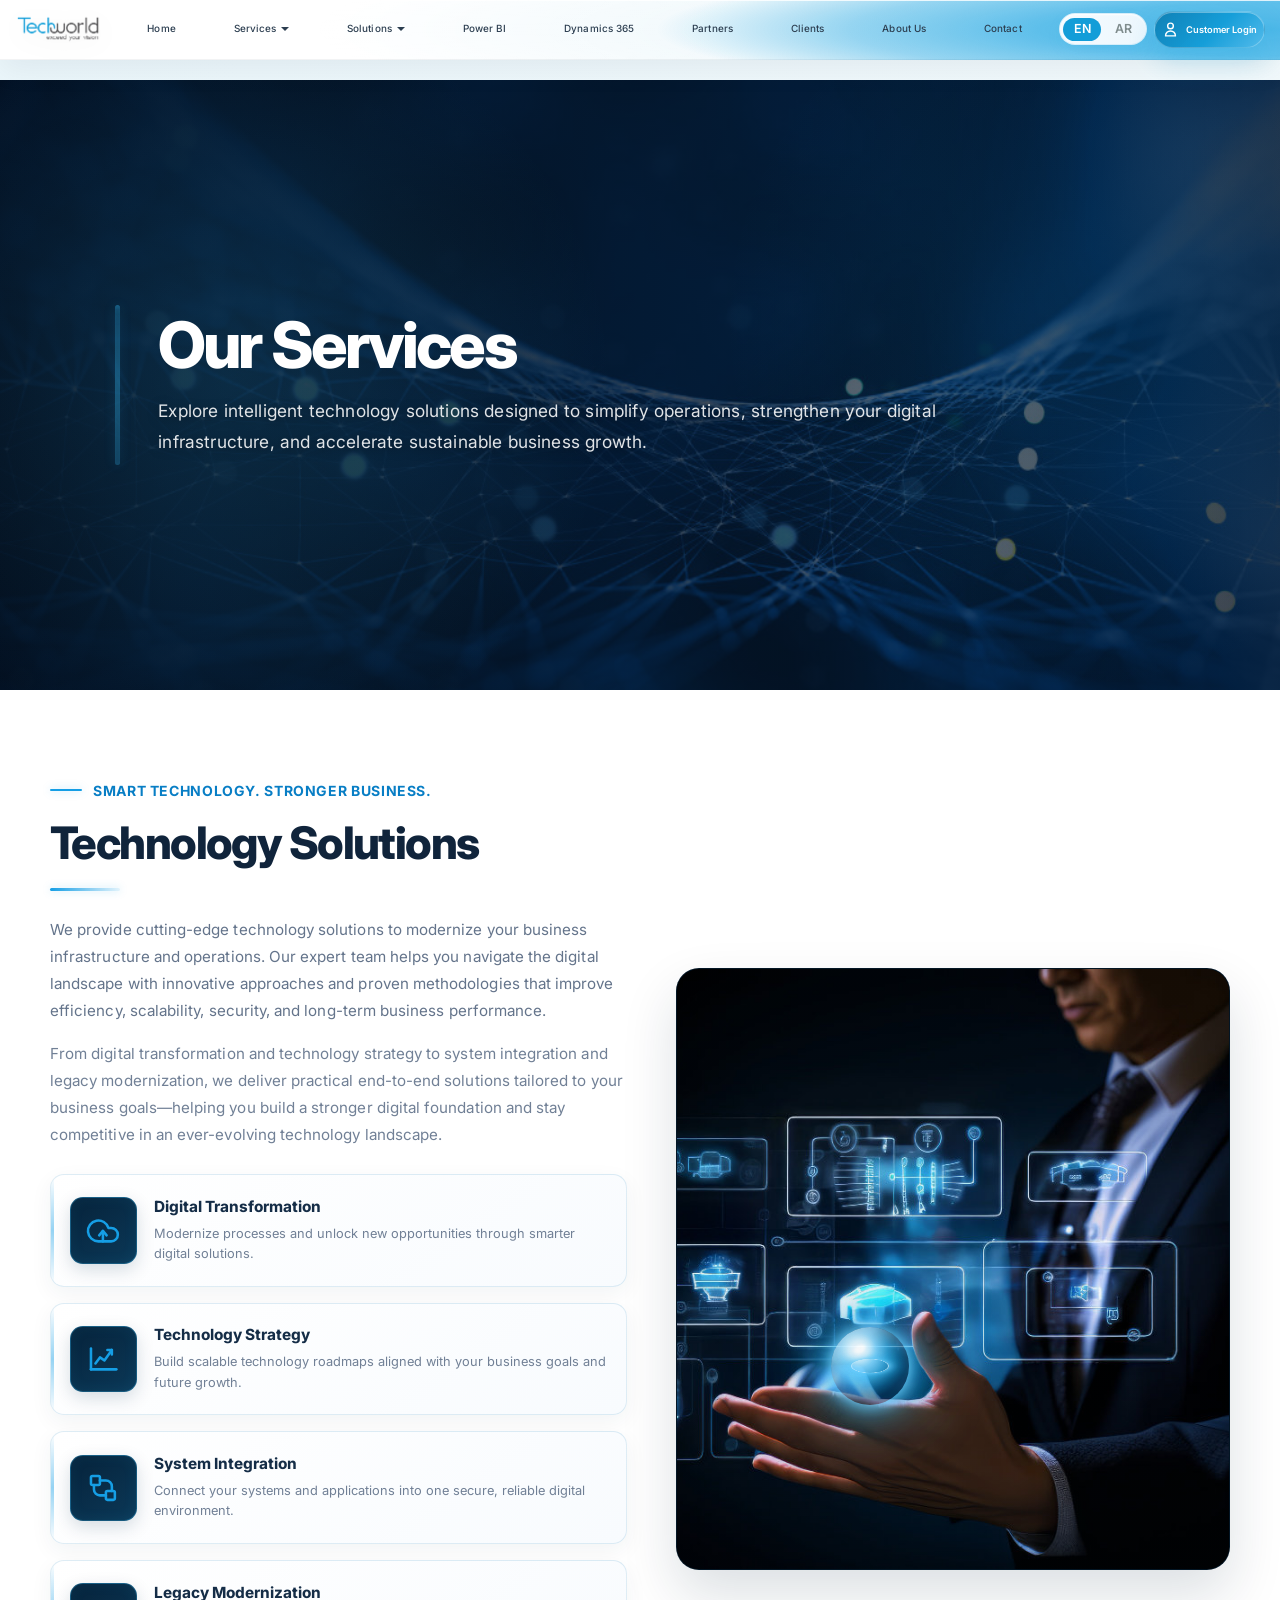
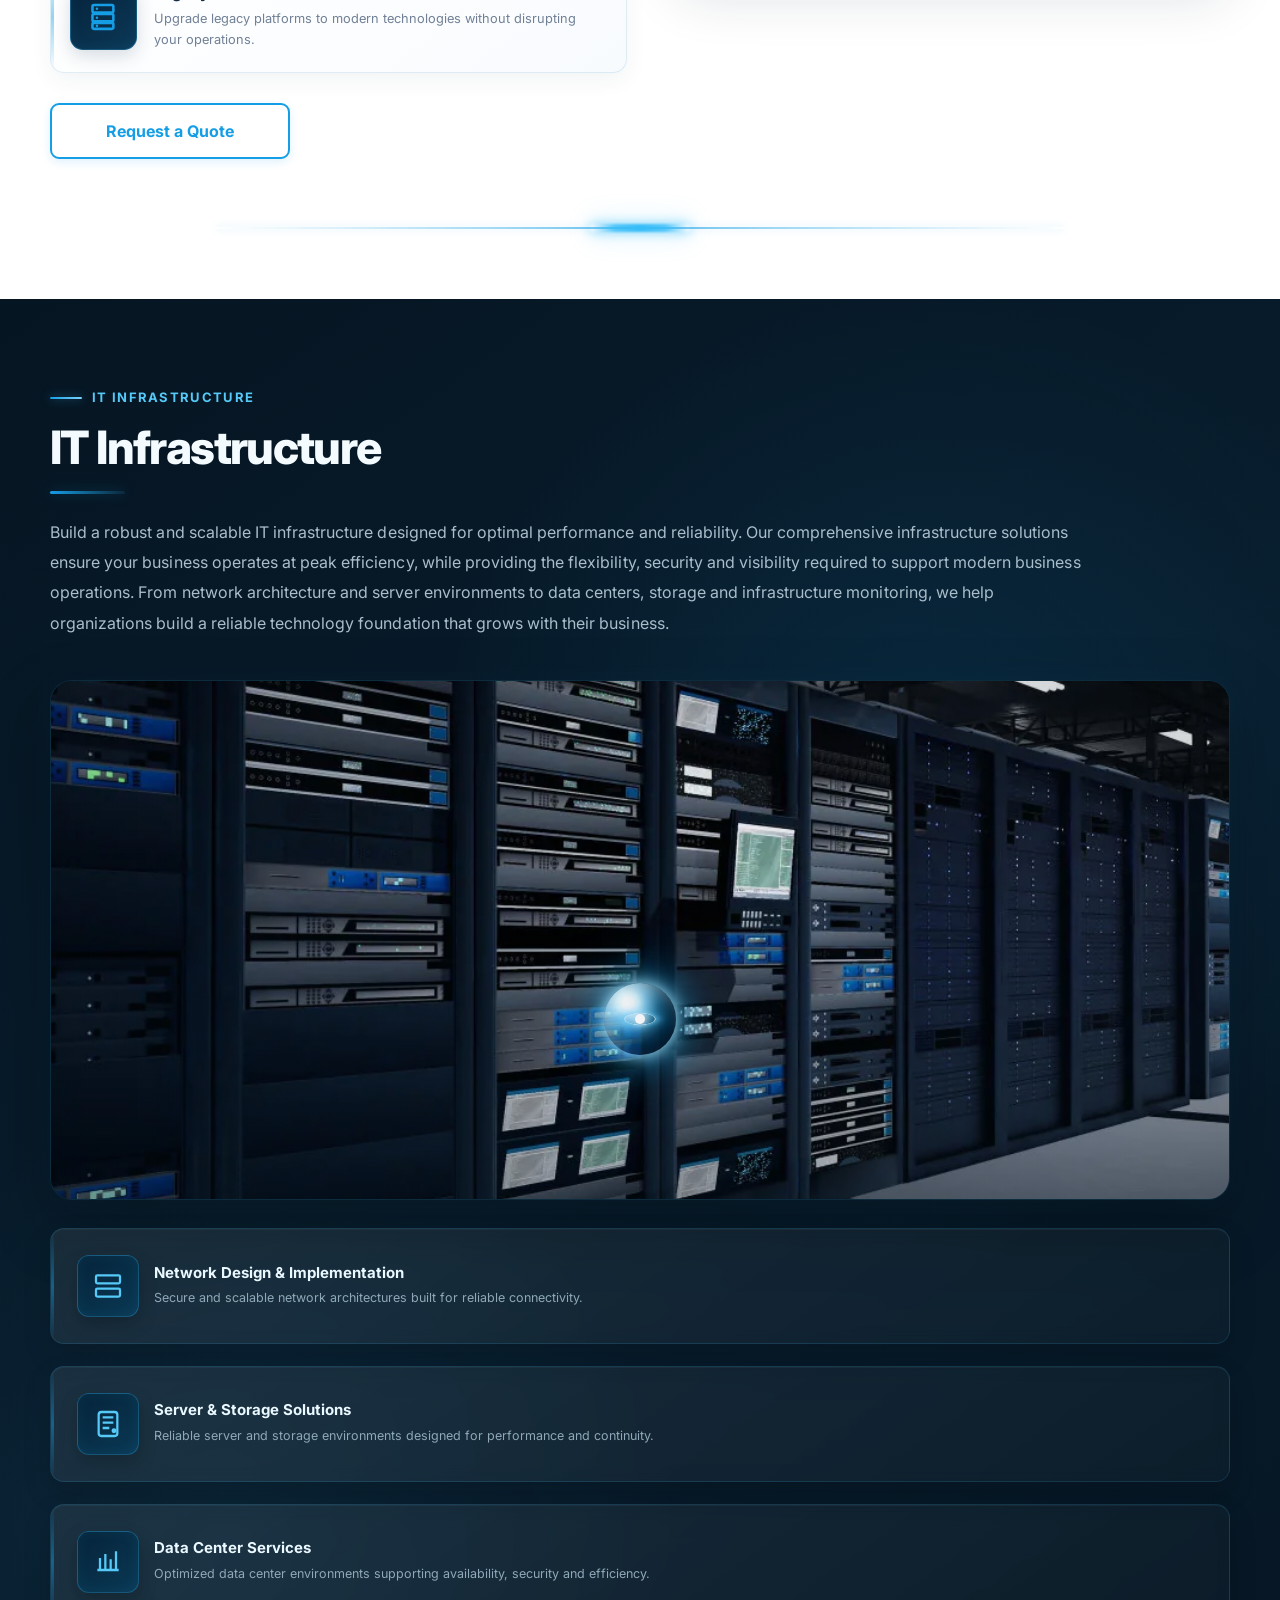
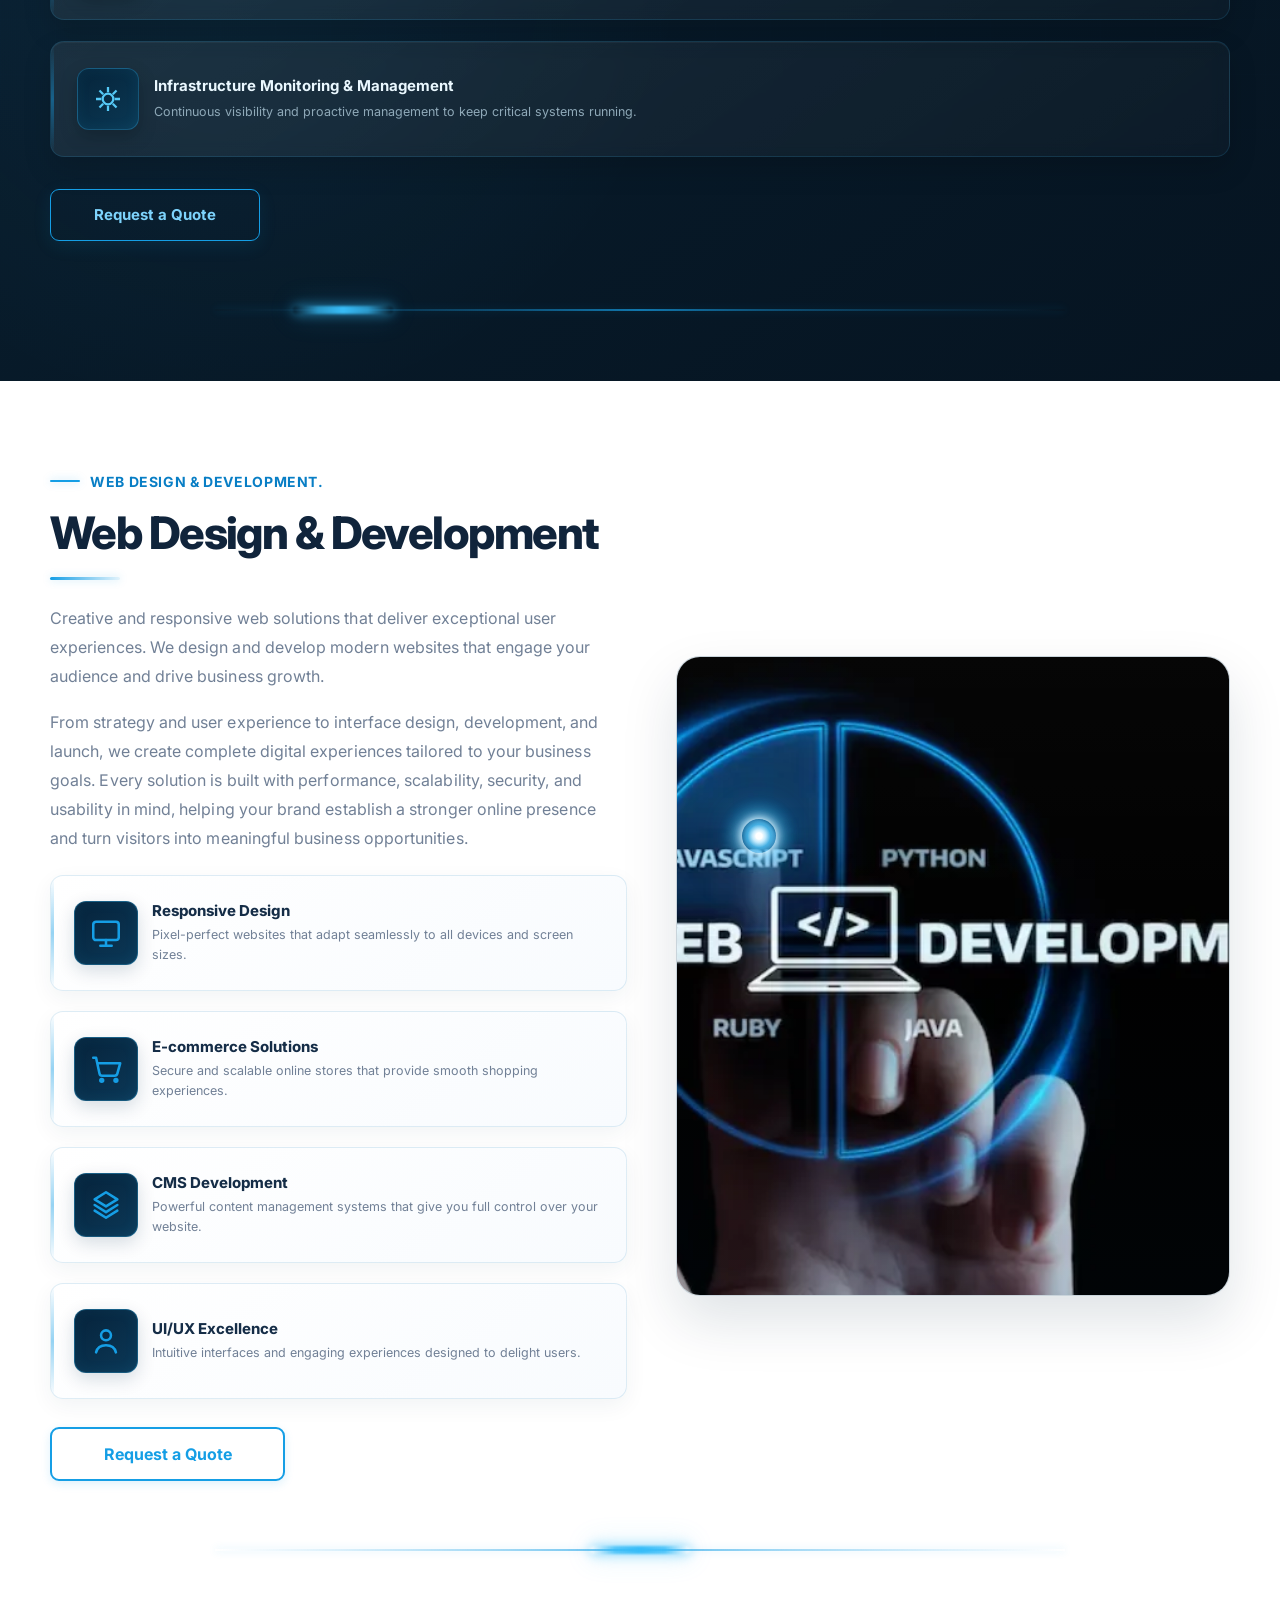
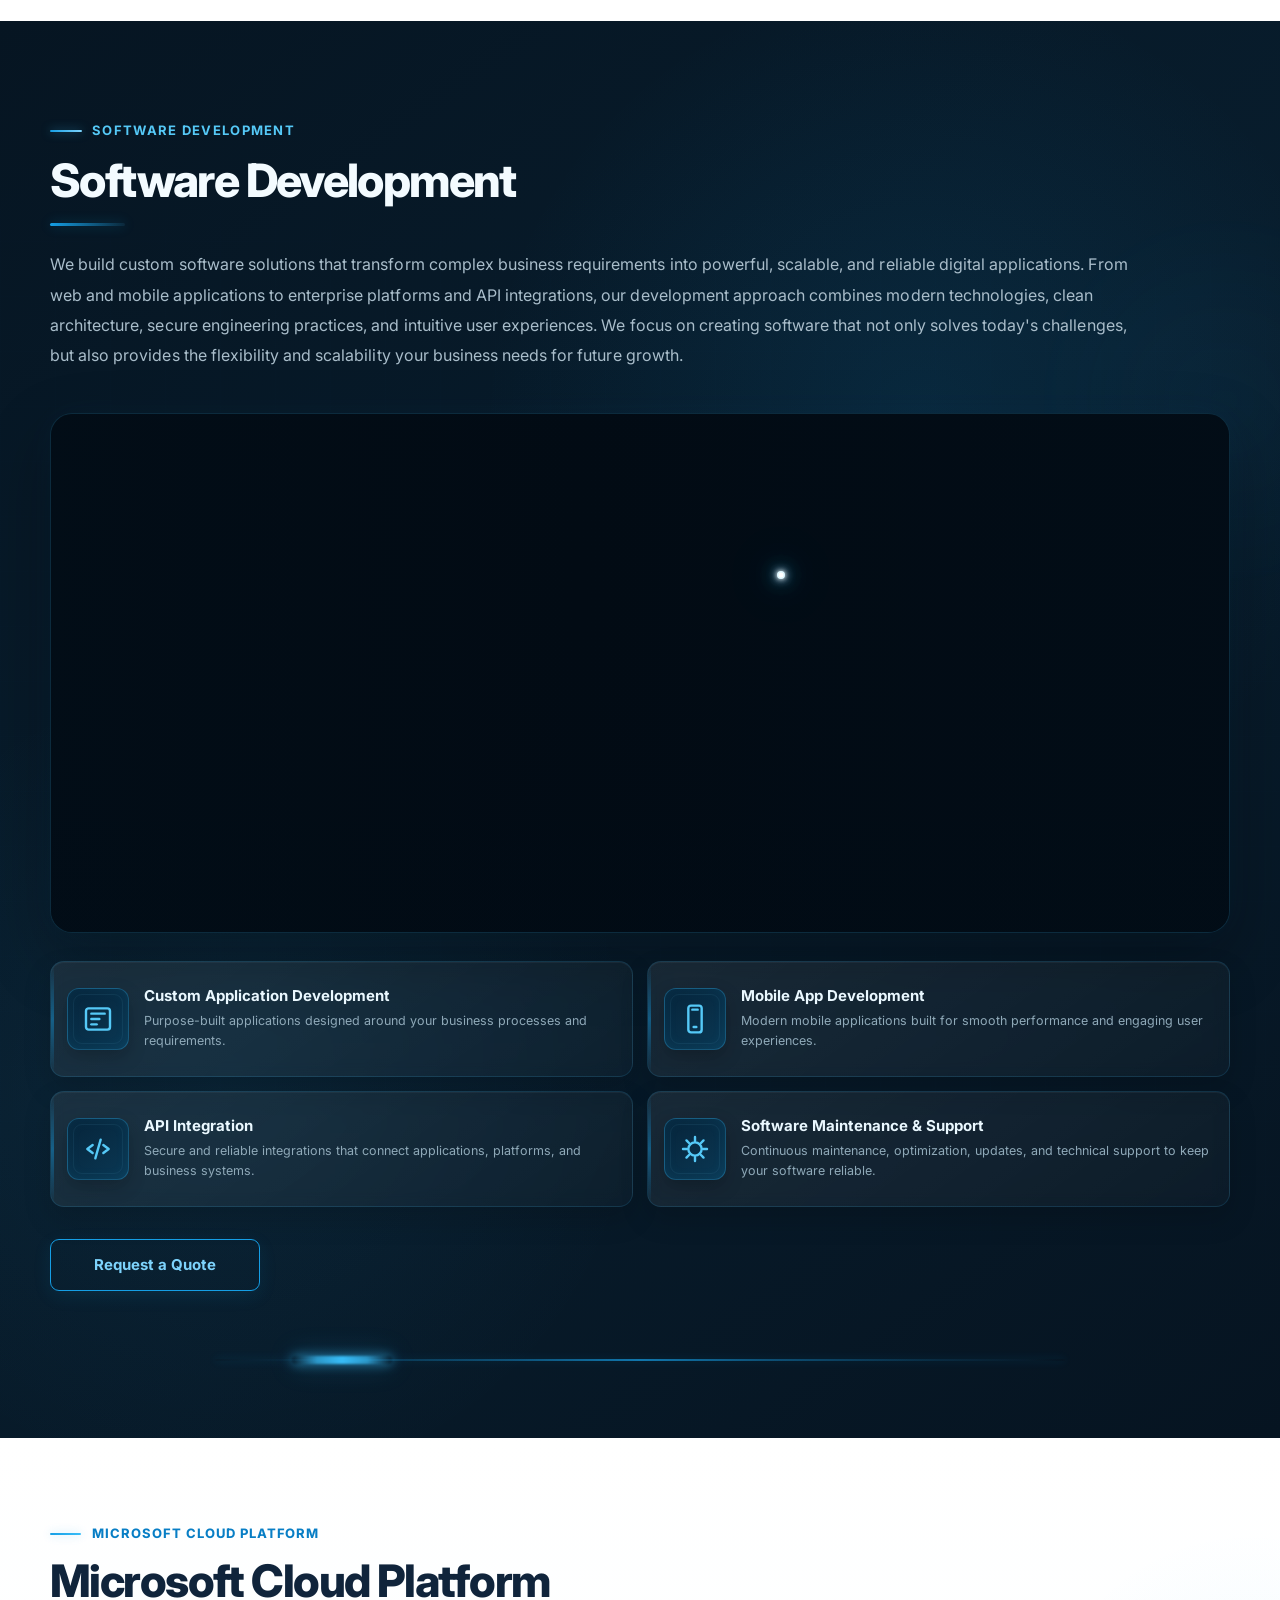
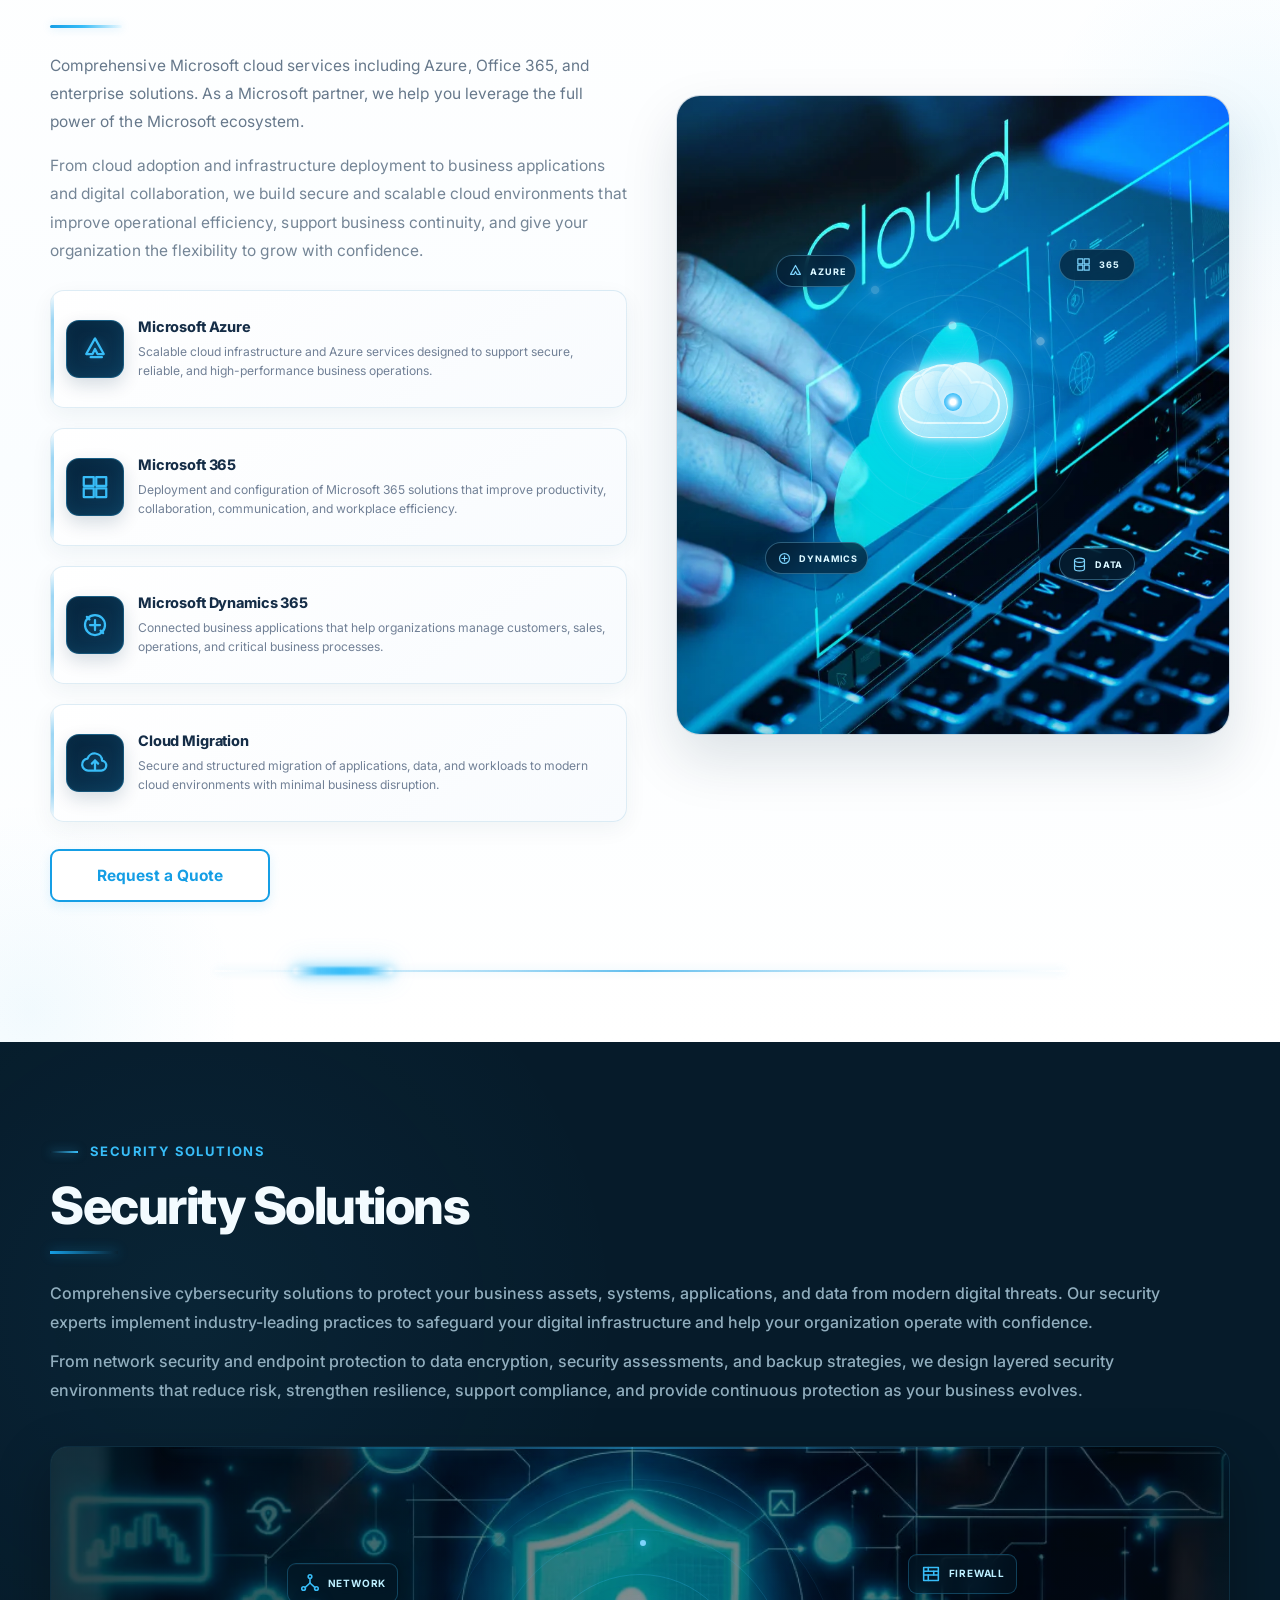
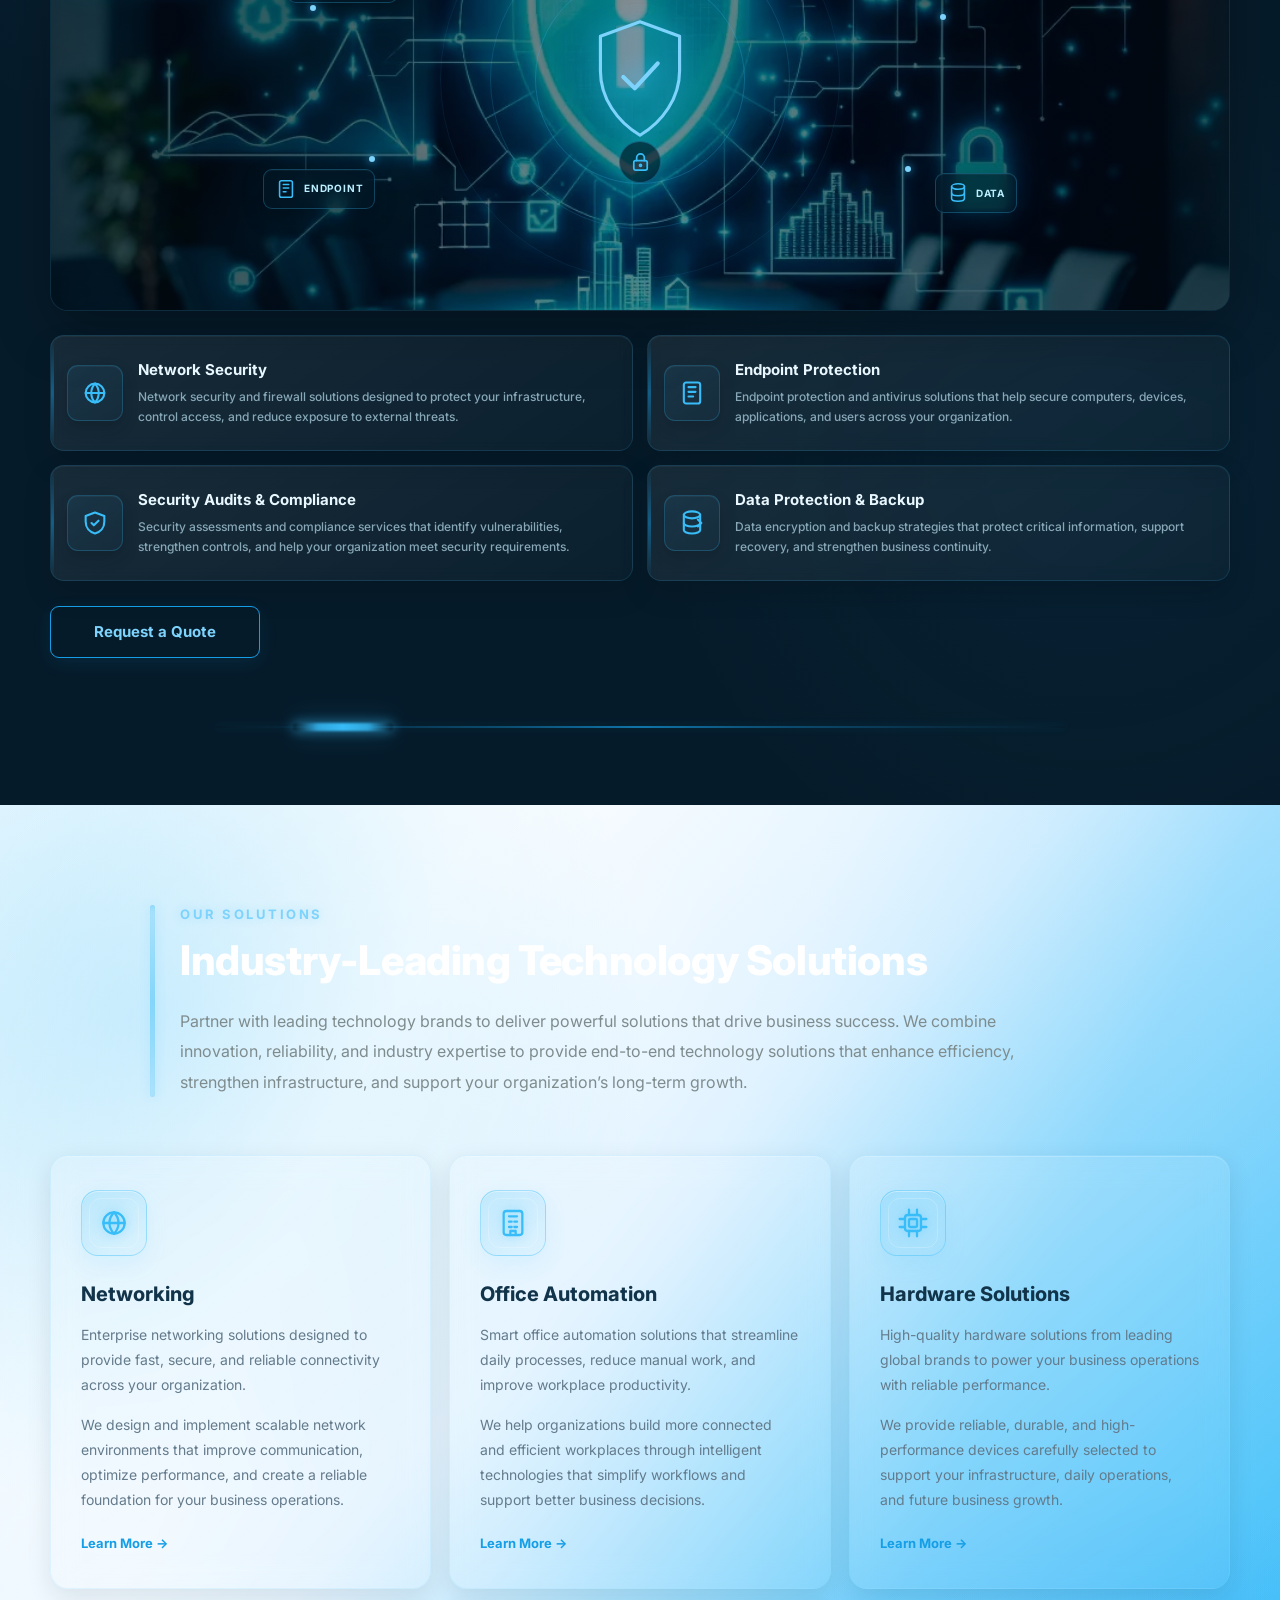
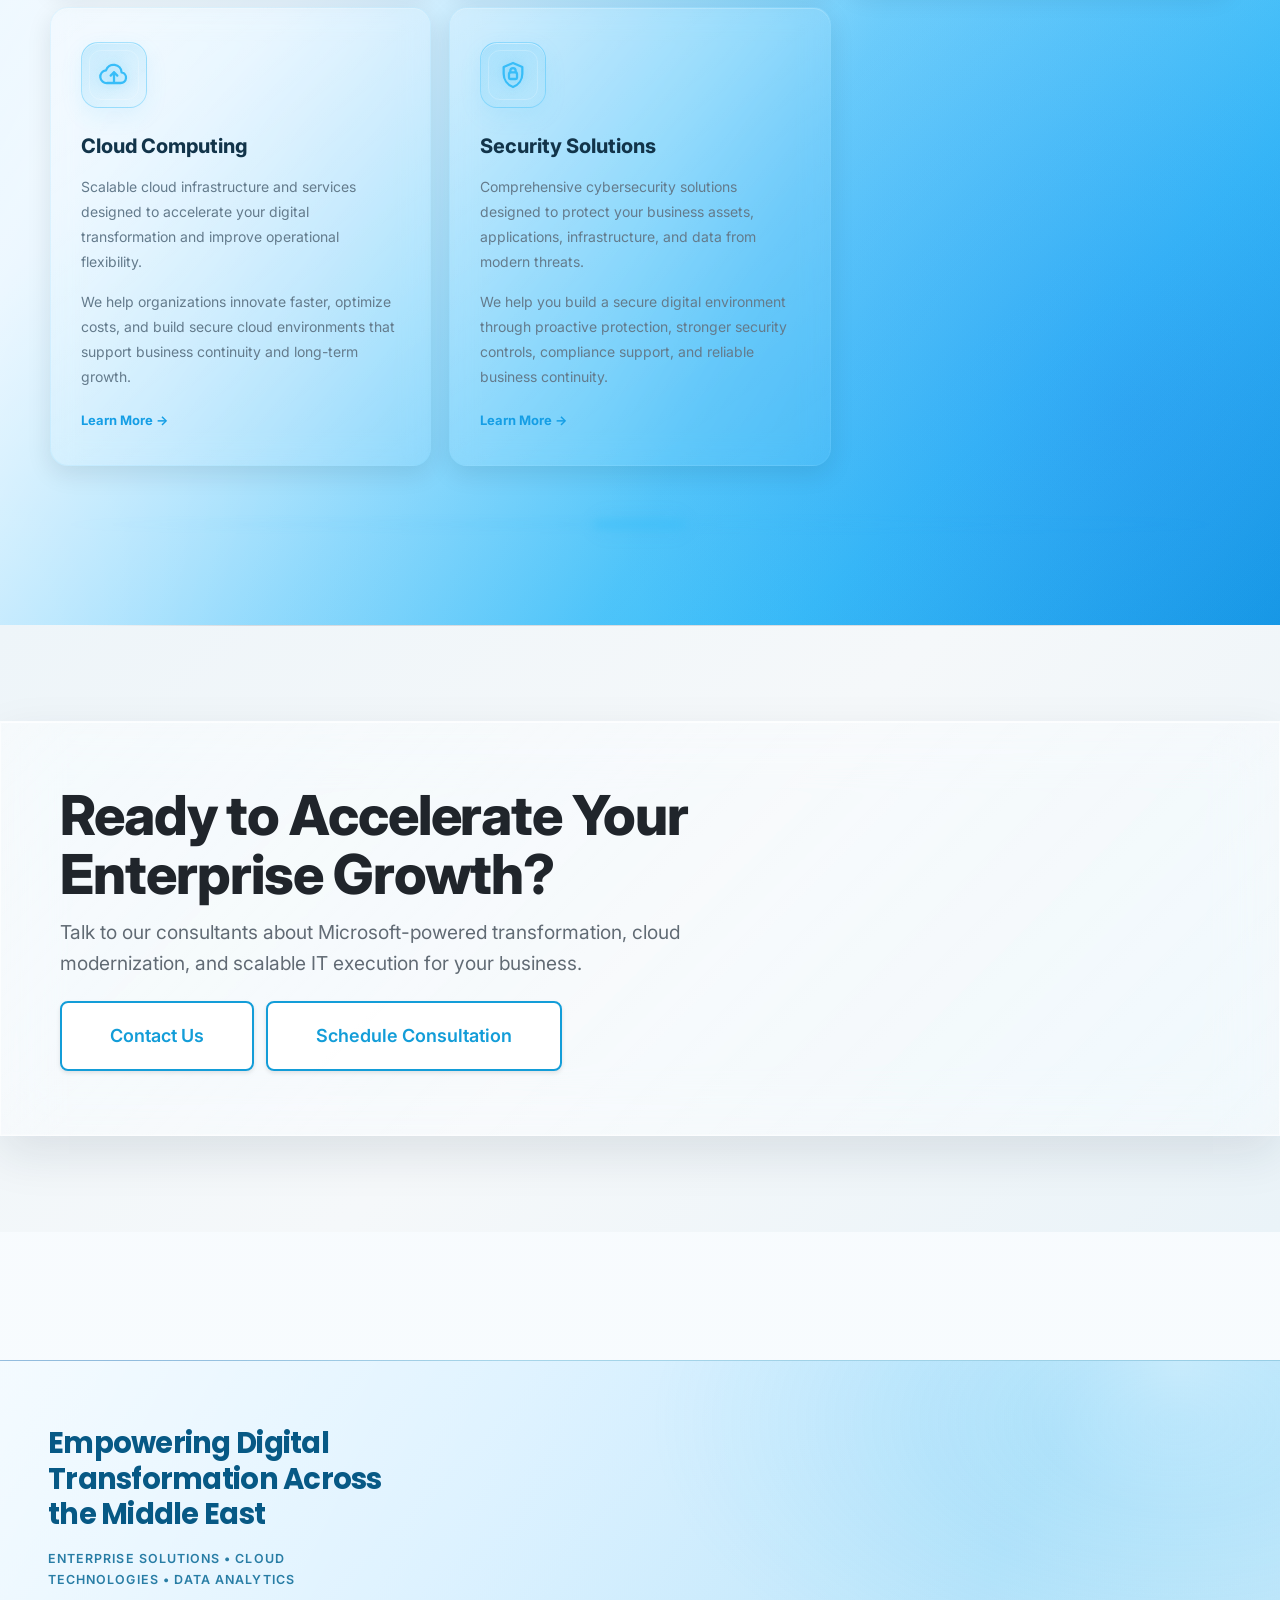
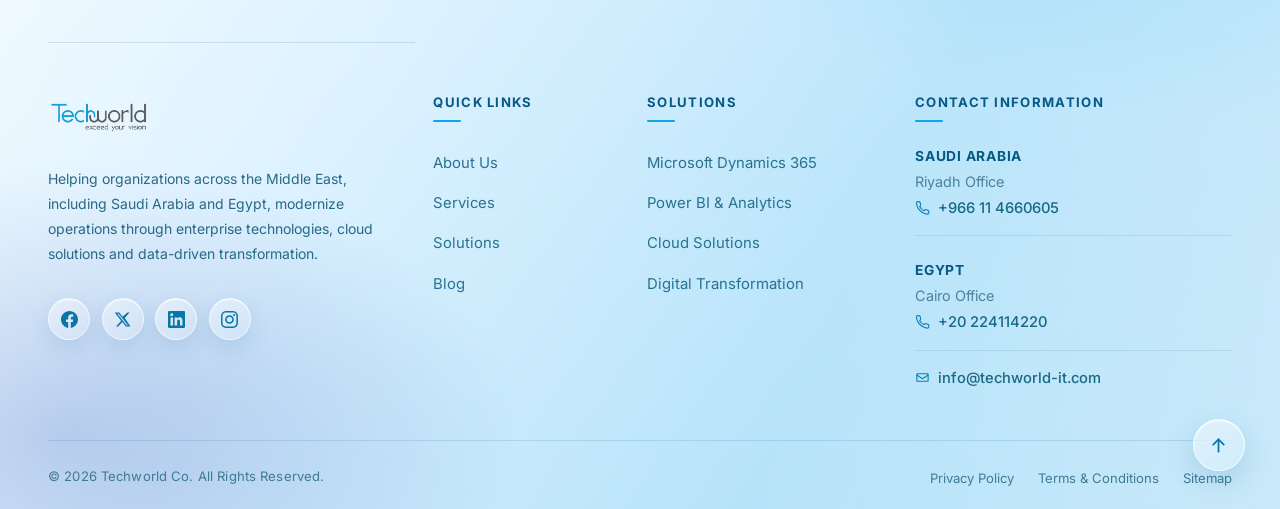
<file: services.html>
<!DOCTYPE html>
<html lang="en" dir="ltr">
<head>
  <meta charset="UTF-8">
  <meta name="viewport" content="width=device-width, initial-scale=1.0">
  <title>Our Services - Techworld</title>
  <meta name="description" content="Comprehensive IT services including technology solutions, infrastructure, web design, software development, and Microsoft cloud platforms.">
  <link rel="icon" type="image/png" href="images/favicon-32x32.png">
  <link rel="stylesheet" href="css/main.css">
  <link rel="stylesheet" href="css/service.css"
</head>
<body>

  <!-- Header -->

  <!--Frosted Glass & Noise-->
  
  <div class="mobile-overlay">
    <div class="mobile-overlay-noise"></div>
  </div>

  <header class="header">
    <div class="header-container">
      <!-- Logo -->
      <a href="index.html" class="header-logo">
        <img src="images/logo.png" alt="Techworld Logo">
      </a>
      
      <!-- Navigation -->
      <nav class="nav">
        <ul class="nav-menu">
          <li class="nav-item">
            <a href="index.html" class="nav-link" data-lang-en="Home" data-lang-ar="الرئيسية">Home</a>
          </li>
          
          <!-- SERVICES MEGA MENU -->
          <li class="nav-item has-dropdown">
            <a href="#" class="nav-link dropdown-toggle" data-lang-en="Services" data-lang-ar="الخدمات" aria-haspopup="true"
              aria-expanded="false">
              Services
            </a>
          
            <div class="mega-menu mega-menu-services">
              <div class="mega-layout">
          
                <div class="mega-main">
                  <div class="mega-heading">
                    <span class="mega-heading-line"></span>
                    <div>
                      <h2 data-lang-en="Our Services" data-lang-ar="خدماتنا">Our Services</h2>
                      <p data-lang-en="Innovative services to help your business grow"
                        data-lang-ar="خدمات مبتكرة لمساعدة أعمالك على النمو">
                        Innovative services to help your business grow
                      </p>
                    </div>
                  </div>
          
                  <div class="mega-cards">
          
                    <a href="services.html#technology" class="mega-card">
                      <span class="mega-icon icon-blue">
                        <svg viewBox="0 0 24 24" aria-hidden="true">
                          <rect x="3" y="4" width="18" height="13" rx="1.5" />
                          <path d="M1.5 20h21M8 17l-1 3m9-3 1 3" />
                        </svg>
                      </span>
                      <span class="mega-card-copy">
                        <span class="mega-card-title" data-lang-en="Technology Solutions" data-lang-ar="الحلول التقنية">Technology
                          Solutions</span>
                        <span class="mega-card-desc" data-lang-en="Advanced technology to modernize your business"
                          data-lang-ar="تقنيات متقدمة لتحديث أعمالك">Advanced technology to modernize your business</span>
                      </span>
                      <span class="mega-arrow" aria-hidden="true">›</span>
                    </a>
          
                    <a href="services.html#it-infrastructure" class="mega-card">
                      <span class="mega-icon icon-teal">
                        <svg viewBox="0 0 24 24" aria-hidden="true">
                          <rect x="3" y="4" width="18" height="13" rx="1.5" />
                          <path d="M8 21h8m-4-4v4M7 8h.01M10 8h7" />
                        </svg>
                      </span>
                      <span class="mega-card-copy">
                        <span class="mega-card-title" data-lang-en="IT Infrastructure"
                          data-lang-ar="البنية التحتية لتقنية المعلومات">IT Infrastructure</span>
                        <span class="mega-card-desc" data-lang-en="Robust and scalable infrastructure solutions"
                          data-lang-ar="حلول بنية تحتية قوية وقابلة للتوسع">Robust and scalable infrastructure solutions</span>
                      </span>
                      <span class="mega-arrow" aria-hidden="true">›</span>
                    </a>
          
                    <a href="services.html#web-design" class="mega-card">
                      <span class="mega-icon icon-purple">
                        <svg viewBox="0 0 24 24" aria-hidden="true">
                          <circle cx="12" cy="12" r="9" />
                          <circle cx="8" cy="9" r="1" />
                          <circle cx="14.5" cy="7.5" r="1" />
                          <circle cx="16" cy="13" r="1" />
                          <path d="M12 21v-3a2 2 0 0 0-2-2H8a2 2 0 0 1-2-2v-1" />
                        </svg>
                      </span>
                      <span class="mega-card-copy">
                        <span class="mega-card-title" data-lang-en="Web Design" data-lang-ar="تصميم المواقع">Web Design</span>
                        <span class="mega-card-desc" data-lang-en="Creative and responsive web solutions"
                          data-lang-ar="حلول ويب إبداعية ومتجاوبة">Creative and responsive web solutions</span>
                      </span>
                      <span class="mega-arrow" aria-hidden="true">›</span>
                    </a>
          
                    <a href="services.html#software-development" class="mega-card">
                      <span class="mega-icon icon-purple">
                        <svg viewBox="0 0 24 24" aria-hidden="true">
                          <path d="m8 5-7 7 7 7M16 5l7 7-7 7M14 3l-4 18" />
                        </svg>
                      </span>
                      <span class="mega-card-copy">
                        <span class="mega-card-title" data-lang-en="Software Development" data-lang-ar="تطوير البرمجيات">Software
                          Development</span>
                        <span class="mega-card-desc" data-lang-en="Custom software for your unique needs"
                          data-lang-ar="برمجيات مخصصة لاحتياجاتك الفريدة">Custom software for your unique needs</span>
                      </span>
                      <span class="mega-arrow" aria-hidden="true">›</span>
                    </a>
          
                    <a href="services.html#microsoft-cloud" class="mega-card">
                      <span class="mega-icon icon-blue">
                        <svg viewBox="0 0 24 24" aria-hidden="true">
                          <path d="M6 18h12a4 4 0 0 0 .4-8A6.5 6.5 0 0 0 6 8.5 4.8 4.8 0 0 0 6 18Z" />
                        </svg>
                      </span>
                      <span class="mega-card-copy">
                        <span class="mega-card-title" data-lang-en="Microsoft Cloud" data-lang-ar="سحابة مايكروسوفت">Microsoft
                          Cloud</span>
                        <span class="mega-card-desc" data-lang-en="Azure, Office 365 &amp; enterprise solutions"
                          data-lang-ar="Azure وOffice 365 وحلول المؤسسات">Azure, Office 365 &amp; enterprise solutions</span>
                      </span>
                      <span class="mega-arrow" aria-hidden="true">›</span>
                    </a>
          
                  </div>
                </div>
          
                <aside class="mega-promo">
                  <div class="mega-promo-image">
                    <img src="images/Mega-menue image.png" alt="Cloud infrastructure and data center" loading="eager">
                  </div>
                  <div class="mega-promo-content">
                    <p class="mega-eyebrow" data-lang-en="BUILD A STRONGER DIGITAL FUTURE"
                      data-lang-ar="ابنِ مستقبلًا رقميًا أقوى">
                      BUILD A STRONGER DIGITAL FUTURE
                    </p>
                    <h3 data-lang-en="Technology that works for you" data-lang-ar="تقنية تعمل من أجلك">
                      Technology that works for you
                    </h3>
                    <p class="mega-promo-desc"
                      data-lang-en="From cloud to security, we deliver integrated IT solutions that keep your business ahead."
                      data-lang-ar="من الحوسبة السحابية إلى الأمان، نقدم حلول تقنية متكاملة تساعد أعمالك على التقدم.">
                      From cloud to security, we deliver integrated IT solutions that keep your business ahead.
                    </p>
                    <a class="mega-learn-more" href="services.html">
                      <span data-lang-en="Learn More" data-lang-ar="اعرف المزيد">Learn More</span>
                      <svg viewBox="0 0 24 24" aria-hidden="true">
                        <path d="M5 12h14m-6-6 6 6-6 6" />
                      </svg>
                    </a>
                  </div>
                </aside>
          
              </div>
            </div>
          </li>
          
          
          <!-- SOLUTIONS MEGA MENU -->
          <li class="nav-item has-dropdown">
            <a href="#" class="nav-link dropdown-toggle" data-lang-en="Solutions" data-lang-ar="الحلول" aria-haspopup="true"
              aria-expanded="false">
              Solutions
            </a>
          
            <div class="mega-menu mega-menu-solutions">
              <div class="mega-layout">
          
                <div class="mega-main">
                  <div class="mega-heading">
                    <span class="mega-heading-line"></span>
                    <div>
                      <h2 data-lang-en="Our Solutions" data-lang-ar="حلولنا">Our Solutions</h2>
                      <p data-lang-en="Comprehensive solutions for a smarter tomorrow"
                        data-lang-ar="حلول متكاملة من أجل مستقبل أكثر ذكاءً">
                        Comprehensive solutions for a smarter tomorrow
                      </p>
                    </div>
                  </div>
          
                  <div class="mega-cards">
          
                    <a href="solutions.html#networking" class="mega-card">
                      <span class="mega-icon icon-blue">
                        <svg viewBox="0 0 24 24" aria-hidden="true">
                          <circle cx="12" cy="12" r="10" />
                          <path d="M2 12h20M12 2a15 15 0 0 1 0 20M12 2a15 15 0 0 0 0 20M4.5 5.5h15M4.5 18.5h15" />
                        </svg>
                      </span>
                      <span class="mega-card-copy">
                        <span class="mega-card-title" data-lang-en="Networking" data-lang-ar="الشبكات">Networking</span>
                        <span class="mega-card-desc" data-lang-en="Enterprise networking for seamless connectivity"
                          data-lang-ar="شبكات مؤسسية لاتصال سلس">Enterprise networking for seamless connectivity</span>
                      </span>
                      <span class="mega-arrow" aria-hidden="true">›</span>
                    </a>
          
                    <a href="solutions.html#office-automation" class="mega-card">
                      <span class="mega-icon icon-teal">
                        <svg viewBox="0 0 24 24" aria-hidden="true">
                          <rect x="3" y="3" width="7" height="18" rx="1" />
                          <rect x="14" y="7" width="7" height="14" rx="1" />
                          <path d="M6 7h1m-1 4h1m-1 4h1m10-4h1m-1 4h1m-1 4h1M5 21h14" />
                        </svg>
                      </span>
                      <span class="mega-card-copy">
                        <span class="mega-card-title" data-lang-en="Office Automation" data-lang-ar="أتمتة المكاتب">Office
                          Automation</span>
                        <span class="mega-card-desc" data-lang-en="Streamline operations with automation"
                          data-lang-ar="بسّط عملياتك باستخدام الأتمتة">Streamline operations with automation</span>
                      </span>
                      <span class="mega-arrow" aria-hidden="true">›</span>
                    </a>
          
                    <a href="solutions.html#hardware" class="mega-card">
                      <span class="mega-icon icon-purple">
                        <svg viewBox="0 0 24 24" aria-hidden="true">
                          <rect x="3" y="3" width="18" height="8" rx="2" />
                          <rect x="3" y="13" width="18" height="8" rx="2" />
                          <path d="M7 7h.01M7 17h.01M11 7h6m-6 10h6" />
                        </svg>
                      </span>
                      <span class="mega-card-copy">
                        <span class="mega-card-title" data-lang-en="Hardware Solutions" data-lang-ar="حلول الأجهزة">Hardware
                          Solutions</span>
                        <span class="mega-card-desc" data-lang-en="Premium hardware from leading brands"
                          data-lang-ar="أجهزة متميزة من علامات تجارية رائدة">Premium hardware from leading brands</span>
                      </span>
                      <span class="mega-arrow" aria-hidden="true">›</span>
                    </a>
          
                    <a href="solutions.html#cloud-computing" class="mega-card">
                      <span class="mega-icon icon-purple">
                        <svg viewBox="0 0 24 24" aria-hidden="true">
                          <path d="M6 18h12a4 4 0 0 0 .4-8A6.5 6.5 0 0 0 6 8.5 4.8 4.8 0 0 0 6 18Z" />
                        </svg>
                      </span>
                      <span class="mega-card-copy">
                        <span class="mega-card-title" data-lang-en="Cloud Computing" data-lang-ar="الحوسبة السحابية">Cloud
                          Computing</span>
                        <span class="mega-card-desc" data-lang-en="Scalable cloud infrastructure &amp; services"
                          data-lang-ar="بنية تحتية وخدمات سحابية قابلة للتوسع">Scalable cloud infrastructure &amp; services</span>
                      </span>
                      <span class="mega-arrow" aria-hidden="true">›</span>
                    </a>
          
                    <a href="solutions.html#security" class="mega-card">
                      <span class="mega-icon icon-blue">
                        <svg viewBox="0 0 24 24" aria-hidden="true">
                          <path d="M12 22s8-4 8-11V5l-8-3-8 3v6c0 7 8 11 8 11Z" />
                          <path d="m9 12 2 2 4-4" />
                        </svg>
                      </span>
                      <span class="mega-card-copy">
                        <span class="mega-card-title" data-lang-en="Security Solutions" data-lang-ar="حلول الأمان">Security
                          Solutions</span>
                        <span class="mega-card-desc" data-lang-en="Comprehensive cybersecurity protection"
                          data-lang-ar="حماية شاملة للأمن السيبراني">Comprehensive cybersecurity protection</span>
                      </span>
                      <span class="mega-arrow" aria-hidden="true">›</span>
                    </a>
          
                  </div>
                </div>
          
                <aside class="mega-promo">
                  <div class="mega-promo-image">
                    <img src="images/Mega-menue image.png" alt="Cloud infrastructure and data center" loading="eager">
                  </div>
                  <div class="mega-promo-content">
                    <p class="mega-eyebrow" data-lang-en="BUILD A STRONGER DIGITAL FUTURE"
                      data-lang-ar="ابنِ مستقبلًا رقميًا أقوى">
                      BUILD A STRONGER DIGITAL FUTURE
                    </p>
                    <h3 data-lang-en="Technology that works for you" data-lang-ar="تقنية تعمل من أجلك">
                      Technology that works for you
                    </h3>
                    <p class="mega-promo-desc"
                      data-lang-en="From cloud to security, we deliver integrated IT solutions that keep your business ahead."
                      data-lang-ar="من الحوسبة السحابية إلى الأمان، نقدم حلول تقنية متكاملة تساعد أعمالك على التقدم.">
                      From cloud to security, we deliver integrated IT solutions that keep your business ahead.
                    </p>
                    <a class="mega-learn-more" href="solutions.html">
                      <span data-lang-en="Learn More" data-lang-ar="اعرف المزيد">Learn More</span>
                      <svg viewBox="0 0 24 24" aria-hidden="true">
                        <path d="M5 12h14m-6-6 6 6-6 6" />
                      </svg>
                    </a>
                  </div>
                </aside>
          
              </div>
            </div>
          </li>
          
          <li class="nav-item">
            <a href="powerbi.html" class="nav-link" data-lang-en="Power BI" data-lang-ar="باور بي آي">Power BI</a>
          </li>
          
          <li class="nav-item">
            <a href="dynamics365.html" class="nav-link" data-lang-en="Dynamics 365" data-lang-ar="ديناميكس 365">Dynamics 365</a>
          </li>
          
          
          
          <li class="nav-item">
            <a href="partners.html" class="nav-link" data-lang-en="Partners" data-lang-ar="الشركاء">Partners</a>
          </li>
          
          <li class="nav-item">
            <a href="clients.html" class="nav-link" data-lang-en="Clients" data-lang-ar="العملاء">Clients</a>
          </li>
          
          <li class="nav-item">
            <a href="about.html" class="nav-link" data-lang-en="About Us" data-lang-ar="من نحن">About Us</a>
          </li>
          
          <li class="nav-item">
            <a href="contact.html" class="nav-link" data-lang-en="Contact" data-lang-ar="اتصل بنا">Contact</a>
          </li>
        </ul>
        
        <!-- Language Switcher -->
        <div class="lang-switcher">
          <button class="lang-btn active" data-lang="en">EN</button>
          <button class="lang-btn" data-lang="ar">AR</button>
        </div>
        
        <!-- Customer Login Button -->
        <a href="customer-login.html" class="header-login-btn">
          <svg class="login-icon" width="18" height="18" viewBox="0 0 24 24" fill="none" stroke="currentColor">
            <path stroke-linecap="round" stroke-linejoin="round" stroke-width="2" d="M16 7a4 4 0 11-8 0 4 4 0 018 0zM12 14a7 7 0 00-7 7h14a7 7 0 00-7-7z" />
          </svg>
          <span data-lang-en="Customer Login" data-lang-ar="تسجيل دخول العملاء">Customer Login</span>
        </a>
      </nav>
      
      <!-- Mobile Menu Toggle -->
      <button class="mobile-menu-toggle" aria-label="Toggle Menu">
        <span></span>
        <span></span>
        <span></span>
      </button>
    </div>
  </header>

  <main style="padding-top: 80px;">

<!-- =========================================================
     SERVICES HERO
========================================================= -->

<section class="services-hero">

  <!-- Background Video -->
  <video class="services-hero-video" autoplay muted loop playsinline preload="auto"
    poster="images/services/2149406783.jpg">
    <source src="images/Hero Service.mp4" type="video/mp4">
  </video>


  <!-- Dark Overlay -->
  <div class="services-hero-overlay"></div>


  <!-- Hero Content -->
  <div class="container services-hero-container">

    <div class="services-hero-content">


      <!-- =============================================
                 VERTICAL ANIMATED LINE
            ============================================== -->

      <div class="services-hero-line">
        <span></span>
      </div>


      <!-- =============================================
                 TEXT CONTENT
            ============================================== -->

      <div class="services-hero-text">

        <h1 class="services-hero-title" data-lang-en="Our Services" data-lang-ar="خدماتنا">
          Our Services
        </h1>


        <p class="services-hero-description"
          data-lang-en="Explore intelligent technology solutions designed to simplify operations, strengthen your digital infrastructure, and accelerate sustainable business growth."
          data-lang-ar="اكتشف حلولًا تقنية ذكية مصممة لتبسيط عملياتك، وتعزيز بنيتك التحتية الرقمية، وتسريع نمو أعمالك بشكل مستدام.">
          Explore intelligent technology solutions designed to simplify operations, strengthen your digital
          infrastructure, and accelerate sustainable business growth.
        </p>

      </div>

    </div>

  </div>

</section>
    
<!-- =========================================================
     TECHNOLOGY SOLUTIONS SECTION
========================================================= -->

<section id="technology" class="technology-section">

  <div class="technology-container">

    <div class="technology-layout">

      <!-- =================================================
                 LEFT CONTENT
            ================================================== -->

      <div class="technology-content">

        <!-- Eyebrow -->

        <div class="technology-eyebrow">

          <span class="technology-eyebrow-line"></span>

          <span data-lang-en="Smart Technology. Stronger Business." data-lang-ar="تقنية ذكية. أعمال أقوى.">
            Smart Technology. Stronger Business.
          </span>

        </div>


        <!-- Title -->

        <h2 class="technology-title" data-lang-en="Technology Solutions" data-lang-ar="الحلول التقنية">

          Technology Solutions

        </h2>


        <!-- Title Accent -->

        <div class="technology-title-accent"></div>


        <!-- Main Description -->

        <p class="technology-description"
          data-lang-en="We provide cutting-edge technology solutions to modernize your business infrastructure and operations. Our expert team helps you navigate the digital landscape with innovative approaches and proven methodologies that improve efficiency, scalability, security, and long-term business performance."
          data-lang-ar="نقدم حلولًا تقنية متطورة لتحديث البنية التحتية والعمليات الخاصة بأعمالك. يساعدك فريقنا المتخصص على التنقل في المشهد الرقمي من خلال أساليب مبتكرة ومنهجيات مثبتة تعمل على تحسين الكفاءة وقابلية التوسع والأمان والأداء المستدام للأعمال.">

          We provide cutting-edge technology solutions to modernize
          your business infrastructure and operations. Our expert team
          helps you navigate the digital landscape with innovative
          approaches and proven methodologies that improve efficiency,
          scalability, security, and long-term business performance.

        </p>


        <!-- Secondary Description -->

        <p class="technology-description technology-description-secondary"
          data-lang-en="From digital transformation and technology strategy to system integration and legacy modernization, we deliver practical end-to-end solutions tailored to your business goals—helping you build a stronger digital foundation and stay competitive in an ever-evolving technology landscape."
          data-lang-ar="من التحول الرقمي واستراتيجيات التقنية إلى تكامل الأنظمة وتحديث الأنظمة القديمة، نقدم حلولًا عملية متكاملة مصممة وفقًا لأهداف أعمالك، لمساعدتك على بناء أساس رقمي أقوى والحفاظ على قدرتك التنافسية في مشهد تقني سريع التطور.">

          From digital transformation and technology strategy to system
          integration and legacy modernization, we deliver practical
          end-to-end solutions tailored to your business goals—helping
          you build a stronger digital foundation and stay competitive
          in an ever-evolving technology landscape.

        </p>


        <!-- =================================================
                     TECHNOLOGY CARDS
                ================================================== -->

        <div class="technology-cards">


          <!-- CARD 1 -->

          <div class="technology-card">

            <div class="technology-card-icon">

              <svg viewBox="0 0 24 24" fill="none" stroke="currentColor" stroke-width="1.7" stroke-linecap="round"
                stroke-linejoin="round">

                <path d="M17.5 19H9a7 7 0 1 1 6.7-9h1.8a4.5 4.5 0 1 1 0 9Z" />

                <path d="M12 12v7" />

                <path d="m9.5 15 2.5-3 2.5 3" />

              </svg>

            </div>


            <div class="technology-card-info">

              <h3 data-lang-en="Digital Transformation" data-lang-ar="التحول الرقمي">

                Digital Transformation

              </h3>

              <p data-lang-en="Modernize processes and unlock new opportunities through smarter digital solutions."
                data-lang-ar="تحديث العمليات وفتح فرص جديدة من خلال حلول رقمية أكثر ذكاءً.">

                Modernize processes and unlock new opportunities
                through smarter digital solutions.

              </p>

            </div>

          </div>


          <!-- CARD 2 -->

          <div class="technology-card">

            <div class="technology-card-icon">

              <svg viewBox="0 0 24 24" fill="none" stroke="currentColor" stroke-width="1.7" stroke-linecap="round"
                stroke-linejoin="round">

                <path d="M4 19V5" />

                <path d="M4 19h17" />

                <path d="m7 15 3-4 3 2 5-7" />

                <path d="M15 6h3v3" />

              </svg>

            </div>


            <div class="technology-card-info">

              <h3 data-lang-en="Technology Strategy" data-lang-ar="استراتيجية التقنية">

                Technology Strategy

              </h3>

              <p data-lang-en="Build scalable technology roadmaps aligned with your business goals and future growth."
                data-lang-ar="بناء استراتيجيات تقنية قابلة للتوسع ومتوافقة مع أهداف ونمو أعمالك.">

                Build scalable technology roadmaps aligned with
                your business goals and future growth.

              </p>

            </div>

          </div>


          <!-- CARD 3 -->

          <div class="technology-card">

            <div class="technology-card-icon">

              <svg viewBox="0 0 24 24" fill="none" stroke="currentColor" stroke-width="1.7" stroke-linecap="round"
                stroke-linejoin="round">

                <rect x="4" y="4" width="6" height="6" rx="1" />

                <rect x="14" y="14" width="6" height="6" rx="1" />

                <path d="M10 7h4a4 4 0 0 1 4 4v3" />

                <path d="M14 17h-4a4 4 0 0 1-4-4v-3" />

              </svg>

            </div>


            <div class="technology-card-info">

              <h3 data-lang-en="System Integration" data-lang-ar="تكامل الأنظمة">

                System Integration

              </h3>

              <p data-lang-en="Connect your systems and applications into one secure, reliable digital environment."
                data-lang-ar="ربط الأنظمة والتطبيقات في بيئة رقمية آمنة وموثوقة.">

                Connect your systems and applications into one
                secure, reliable digital environment.

              </p>

            </div>

          </div>


          <!-- CARD 4 -->

          <div class="technology-card">

            <div class="technology-card-icon">

              <svg viewBox="0 0 24 24" fill="none" stroke="currentColor" stroke-width="1.7" stroke-linecap="round"
                stroke-linejoin="round">

                <rect x="5" y="4" width="14" height="5" rx="1" />

                <rect x="5" y="10" width="14" height="5" rx="1" />

                <rect x="5" y="16" width="14" height="4" rx="1" />

                <path d="M8 6.5h.01" />

                <path d="M8 12.5h.01" />

                <path d="M8 18h.01" />

              </svg>

            </div>


            <div class="technology-card-info">

              <h3 data-lang-en="Legacy Modernization" data-lang-ar="تحديث الأنظمة القديمة">

                Legacy Modernization

              </h3>

              <p data-lang-en="Upgrade legacy platforms to modern technologies without disrupting your operations."
                data-lang-ar="تحديث الأنظمة القديمة إلى تقنيات حديثة دون تعطيل عملياتك.">

                Upgrade legacy platforms to modern technologies
                without disrupting your operations.

              </p>

            </div>

          </div>

        </div>


        <!-- CTA -->

        <a href="contact.html" class="technology-cta" data-lang-en="Request a Quote" data-lang-ar="اطلب عرض سعر">

          <span>Request a Quote</span>

          <span class="technology-cta-arrow">→</span>

        </a>

      </div>


      <!-- =================================================
                 RIGHT VISUAL
            ================================================== -->

      <div class="technology-visual">

        <div class="technology-image-wrapper">

          <img src="images/services/solutions.jpg" alt="Technology Solutions" class="technology-image">


          <!-- Image Overlay -->

          <div class="technology-image-overlay"></div>


          <!-- =================================================
                         HAND HOLOGRAM SYSTEM
                    ================================================== -->

          <div class="technology-hologram">


            <!-- Hologram 1 -->

            <div class="holo-element holo-1">

              <div class="holo-icon">

                <svg viewBox="0 0 24 24" fill="none" stroke="currentColor" stroke-width="1.5">

                  <path d="M4 17V7l8-4 8 4v10l-8 4-8-4Z" />

                  <path d="M4 7l8 4 8-4" />

                  <path d="M12 11v10" />

                </svg>

              </div>

            </div>


            <!-- Hologram 2 -->

            <div class="holo-element holo-2">

              <div class="holo-icon">

                <svg viewBox="0 0 24 24" fill="none" stroke="currentColor" stroke-width="1.5">

                  <path d="M4 18V6" />

                  <path d="M4 18h16" />

                  <path d="m7 14 3-4 3 2 4-6" />

                </svg>

              </div>

            </div>


            <!-- Hologram 3 -->

            <div class="holo-element holo-3">

              <div class="holo-icon">

                <svg viewBox="0 0 24 24" fill="none" stroke="currentColor" stroke-width="1.5">

                  <rect x="5" y="5" width="14" height="14" rx="2" />

                  <path d="M9 9h6v6H9z" />

                  <path d="M9 2v3M15 2v3M9 19v3M15 19v3" />

                </svg>

              </div>

            </div>


            <!-- Hologram 4 -->

            <div class="holo-element holo-4">

              <div class="holo-icon">

                <svg viewBox="0 0 24 24" fill="none" stroke="currentColor" stroke-width="1.5">

                  <path d="M12 3 4 7v10l8 4 8-4V7l-8-4Z" />

                  <path d="M8 12h8" />

                  <path d="M12 8v8" />

                </svg>

              </div>

            </div>


            <!-- Hologram 5 -->

            <div class="holo-element holo-5">

              <div class="holo-icon">

                <svg viewBox="0 0 24 24" fill="none" stroke="currentColor" stroke-width="1.5">

                  <circle cx="12" cy="12" r="3" />

                  <circle cx="12" cy="12" r="8" />

                  <path d="M12 4v5M20 12h-5M12 20v-5M4 12h5" />

                </svg>

              </div>

            </div>


            <!-- Hologram 6 -->

            <div class="holo-element holo-6">

              <div class="holo-icon">

                <svg viewBox="0 0 24 24" fill="none" stroke="currentColor" stroke-width="1.5">

                  <path d="M5 5h14v14H5z" />

                  <path d="M8 15V9M12 15V7M16 15v-4" />

                </svg>

              </div>

            </div>


            <!-- Hologram Core -->

            <div class="holo-core"></div>

          </div>

        </div>

      </div>

    </div>


    <!-- =================================================
             BOTTOM DIVIDER
        ================================================== -->

    <div class="technology-divider">

      <span></span>

    </div>

  </div>

</section>
    
<!-- =========================================================
      IT INFRASTRUCTURE SECTION
========================================================= -->

<section id="it-infrastructure" class="section infrastructure-section">

  <div class="infrastructure-container">

    <!-- =================================================
              SECTION HEADER
        ================================================== -->

    <div class="infrastructure-header reveal-item">

      <div class="infrastructure-eyebrow">
        <span class="infrastructure-eyebrow-line"></span>

        <span data-lang-en="IT Infrastructure" data-lang-ar="البنية التحتية لتقنية المعلومات">
          IT Infrastructure
        </span>
      </div>


      <h2 class="infrastructure-title" data-lang-en="IT Infrastructure" data-lang-ar="البنية التحتية لتقنية المعلومات">
        IT Infrastructure
      </h2>


      <div class="infrastructure-title-accent"></div>


      <p class="infrastructure-description"
        data-lang-en="Build a robust and scalable IT infrastructure designed for optimal performance and reliability. Our comprehensive infrastructure solutions ensure your business operates at peak efficiency, while providing the flexibility, security and visibility required to support modern business operations. From network architecture and server environments to data centers, storage and infrastructure monitoring, we help organizations build a reliable technology foundation that grows with their business."
        data-lang-ar="ابنِ بنية تحتية قوية وقابلة للتوسع مصممة لتحقيق الأداء الأمثل والموثوقية. تضمن حلولنا الشاملة للبنية التحتية أن تعمل أعمالك بأقصى كفاءة، مع توفير المرونة والأمان والرؤية اللازمة لدعم عمليات الأعمال الحديثة. بدءًا من تصميم الشبكات وبيئات الخوادم، وصولًا إلى مراكز البيانات والتخزين ومراقبة البنية التحتية، نساعد المؤسسات على بناء أساس تقني موثوق وقابل للنمو مع تطور أعمالها.">
        Build a robust and scalable IT infrastructure designed for optimal performance and reliability. Our
        comprehensive infrastructure solutions ensure your business operates at peak efficiency, while providing the
        flexibility, security and visibility required to support modern business operations. From network architecture
        and server environments to data centers, storage and infrastructure monitoring, we help organizations build a
        reliable technology foundation that grows with their business.
      </p>

    </div>


    <!-- =================================================
              INFRASTRUCTURE IMAGE + HOLOGRAM
        ================================================== -->

    <div class="infrastructure-visual reveal-item">

      <div class="infrastructure-image-wrapper">

        <img src="images/services/infrastructure.webp" alt="IT Infrastructure" class="infrastructure-image">


        <div class="infrastructure-image-overlay"></div>


        <!-- =========================================
                      DIGITAL HOLOGRAM SYSTEM
                ========================================== -->

        <div class="infrastructure-hologram">

          <!-- Central 3D energy source -->
          <div class="infra-core">

            <span class="infra-core-center"></span>

          </div>


          <!-- Network lines -->
          <span class="infra-network-line infra-line-1"></span>
          <span class="infra-network-line infra-line-2"></span>
          <span class="infra-network-line infra-line-3"></span>
          <span class="infra-network-line infra-line-4"></span>


          <!-- Hologram nodes -->
          <div class="infra-node infra-node-1">
            <span></span>
          </div>

          <div class="infra-node infra-node-2">
            <span></span>
          </div>

          <div class="infra-node infra-node-3">
            <span></span>
          </div>

          <div class="infra-node infra-node-4">
            <span></span>
          </div>


          <!-- Digital panels -->

          <div class="infra-panel infra-panel-1">
            <span class="infra-panel-dot"></span>
            <span class="infra-panel-line"></span>
            <span class="infra-panel-line short"></span>
          </div>


          <div class="infra-panel infra-panel-2">
            <span class="infra-panel-dot"></span>
            <span class="infra-panel-line"></span>
            <span class="infra-panel-line short"></span>
          </div>


          <div class="infra-panel infra-panel-3">
            <span class="infra-panel-dot"></span>
            <span class="infra-panel-line"></span>
            <span class="infra-panel-line short"></span>
          </div>


          <div class="infra-panel infra-panel-4">
            <span class="infra-panel-dot"></span>
            <span class="infra-panel-line"></span>
            <span class="infra-panel-line short"></span>
          </div>


          <!-- Floating data particles -->

          <span class="infra-particle particle-1"></span>
          <span class="infra-particle particle-2"></span>
          <span class="infra-particle particle-3"></span>
          <span class="infra-particle particle-4"></span>
          <span class="infra-particle particle-5"></span>
          <span class="infra-particle particle-6"></span>

        </div>

      </div>

    </div>


    <!-- =================================================
              INFRASTRUCTURE CARDS
        ================================================== -->

    <div class="infrastructure-cards">


      <!-- CARD 1 -->

      <div class="infrastructure-card reveal-item">

        <div class="infrastructure-card-icon">

          <svg viewBox="0 0 24 24" fill="none" stroke="currentColor" stroke-width="1.7">

            <rect x="3" y="4" width="18" height="6" rx="1"></rect>
            <rect x="3" y="14" width="18" height="6" rx="1"></rect>

            <path d="M7 7h.01"></path>
            <path d="M7 17h.01"></path>

          </svg>

        </div>


        <div class="infrastructure-card-info">

          <h3 data-lang-en="Network Design & Implementation" data-lang-ar="تصميم وتنفيذ الشبكات">
            Network Design & Implementation
          </h3>

          <p data-lang-en="Secure and scalable network architectures built for reliable connectivity."
            data-lang-ar="تصميم شبكات آمنة وقابلة للتوسع لضمان اتصال موثوق.">
            Secure and scalable network architectures built for reliable connectivity.
          </p>

        </div>

      </div>


      <!-- CARD 2 -->

      <div class="infrastructure-card reveal-item">

        <div class="infrastructure-card-icon">

          <svg viewBox="0 0 24 24" fill="none" stroke="currentColor" stroke-width="1.7">

            <rect x="5" y="3" width="14" height="18" rx="2"></rect>

            <path d="M8 7h8"></path>
            <path d="M8 11h8"></path>
            <path d="M8 15h5"></path>

            <circle cx="16.5" cy="17" r="1"></circle>

          </svg>

        </div>


        <div class="infrastructure-card-info">

          <h3 data-lang-en="Server & Storage Solutions" data-lang-ar="حلول الخوادم والتخزين">
            Server & Storage Solutions
          </h3>

          <p data-lang-en="Reliable server and storage environments designed for performance and continuity."
            data-lang-ar="بيئات خوادم وتخزين موثوقة مصممة للأداء والاستمرارية.">
            Reliable server and storage environments designed for performance and continuity.
          </p>

        </div>

      </div>


      <!-- CARD 3 -->

      <div class="infrastructure-card reveal-item">

        <div class="infrastructure-card-icon">

          <svg viewBox="0 0 24 24" fill="none" stroke="currentColor" stroke-width="1.7">

            <path d="M4 18h16"></path>
            <path d="M6 18V9"></path>
            <path d="M10 18V6"></path>
            <path d="M14 18v-8"></path>
            <path d="M18 18V4"></path>

          </svg>

        </div>


        <div class="infrastructure-card-info">

          <h3 data-lang-en="Data Center Services" data-lang-ar="خدمات مراكز البيانات">
            Data Center Services
          </h3>

          <p data-lang-en="Optimized data center environments supporting availability, security and efficiency."
            data-lang-ar="بيئات مراكز بيانات محسنة لدعم التوافر والأمان والكفاءة.">
            Optimized data center environments supporting availability, security and efficiency.
          </p>

        </div>

      </div>


      <!-- CARD 4 -->

      <div class="infrastructure-card reveal-item">

        <div class="infrastructure-card-icon">

          <svg viewBox="0 0 24 24" fill="none" stroke="currentColor" stroke-width="1.7">

            <path d="M12 3v4"></path>
            <path d="M12 17v4"></path>
            <path d="M3 12h4"></path>
            <path d="M17 12h4"></path>

            <circle cx="12" cy="12" r="4"></circle>

            <path d="m5.6 5.6 2.8 2.8"></path>
            <path d="m15.6 15.6 2.8 2.8"></path>
            <path d="m18.4 5.6-2.8 2.8"></path>
            <path d="m8.4 15.6-2.8 2.8"></path>

          </svg>

        </div>


        <div class="infrastructure-card-info">

          <h3 data-lang-en="Infrastructure Monitoring & Management" data-lang-ar="مراقبة وإدارة البنية التحتية">
            Infrastructure Monitoring & Management
          </h3>

          <p data-lang-en="Continuous visibility and proactive management to keep critical systems running."
            data-lang-ar="رؤية مستمرة وإدارة استباقية للحفاظ على تشغيل الأنظمة الحيوية.">
            Continuous visibility and proactive management to keep critical systems running.
          </p>

        </div>

      </div>

    </div>


    <!-- =================================================
              CTA
        ================================================== -->

    <div class="infrastructure-cta-wrapper reveal-item">

      <a href="contact.html" class="infrastructure-cta" data-lang-en="Request a Quote" data-lang-ar="اطلب عرض سعر">
        Request a Quote
      </a>

    </div>


    <!-- =================================================
              BOTTOM DIVIDER
        ================================================== -->

    <div class="infrastructure-divider">

      <span></span>

    </div>

  </div>

</section>

  <!-- =========================================================
        WEB DESIGN & DEVELOPMENT SECTION
  ========================================================= -->
  
  <section id="web-design" class="section web-design-section">
  
    <div class="web-design-container">
  
      <div class="web-design-layout">
  
        <!-- =================================================
                    LEFT CONTENT
              ================================================= -->
  
        <div class="web-design-content web-reveal web-reveal-1">
  
          <!-- EYEBROW -->
          <div class="web-design-eyebrow">
  
            <span class="web-design-eyebrow-line"></span>
  
            <span data-lang-en=" WEB DESIGN & DEVELOPMENT." data-lang-ar=" تصميم وتطوير المواقع">
              WEB DESIGN & DEVELOPMENT.
            </span>
  
          </div>
  
  
          <!-- TITLE -->
          <h2 class="web-design-title web-reveal web-reveal-2" data-lang-en="Web Design & Development"
            data-lang-ar="تصميم وتطوير المواقع">
            Web Design & Development
          </h2>
  
  
          <!-- TITLE ACCENT -->
          <div class="web-design-title-accent web-reveal web-reveal-3"></div>
  
  
          <!-- DESCRIPTION -->
          <div class="web-design-description web-reveal web-reveal-4">
  
            <p data-lang-en="Creative and responsive web solutions that deliver exceptional user experiences. We design and develop modern websites that engage your audience and drive business growth."
              data-lang-ar="حلول ويب إبداعية ومتجاوبة توفر تجارب مستخدم استثنائية. نصمم ونطور مواقع حديثة تشرك جمهورك وتدفع نمو الأعمال.">
              Creative and responsive web solutions that deliver exceptional
              user experiences. We design and develop modern websites that
              engage your audience and drive business growth.
            </p>
  
            <p data-lang-en="From strategy and user experience to interface design, development, and launch, we create complete digital experiences tailored to your business goals. Every solution is built with performance, scalability, security, and usability in mind, helping your brand establish a stronger online presence and turn visitors into meaningful business opportunities."
              data-lang-ar="بدءًا من الاستراتيجية وتجربة المستخدم وحتى تصميم الواجهات والتطوير والإطلاق، نقدم تجارب رقمية متكاملة مصممة وفقًا لأهداف أعمالك. نحرص على بناء كل حل بأعلى مستويات الأداء وقابلية التوسع والأمان وسهولة الاستخدام، لمساعدة علامتك التجارية على بناء حضور رقمي أقوى وتحويل الزوار إلى فرص أعمال حقيقية.">
              From strategy and user experience to interface design,
              development, and launch, we create complete digital experiences
              tailored to your business goals. Every solution is built with
              performance, scalability, security, and usability in mind,
              helping your brand establish a stronger online presence and
              turn visitors into meaningful business opportunities.
            </p>
  
          </div>
  
  
          <!-- =================================================
                        FEATURE CARDS
                  ================================================= -->
  
          <div class="web-design-cards">
  
  
            <!-- CARD 1 -->
            <div class="web-design-card web-reveal web-reveal-5">
  
              <div class="web-design-card-icon">
  
                <svg viewBox="0 0 24 24" fill="none" stroke="currentColor" stroke-width="1.8" stroke-linecap="round"
                  stroke-linejoin="round">
                  <rect x="3" y="4" width="18" height="13" rx="2"></rect>
                  <path d="M8 21h8"></path>
                  <path d="M12 17v4"></path>
                </svg>
  
              </div>
  
              <div class="web-design-card-info">
  
                <h3 data-lang-en="Responsive Design" data-lang-ar="التصميم المتجاوب">
                  Responsive Design
                </h3>
  
                <p data-lang-en="Pixel-perfect websites that adapt seamlessly to all devices and screen sizes."
                  data-lang-ar="مواقع دقيقة التصميم تتكيف بسلاسة مع جميع الأجهزة وأحجام الشاشات.">
                  Pixel-perfect websites that adapt seamlessly to all
                  devices and screen sizes.
                </p>
  
              </div>
  
            </div>
  
  
            <!-- CARD 2 -->
            <div class="web-design-card web-reveal web-reveal-6">
  
              <div class="web-design-card-icon">
  
                <svg viewBox="0 0 24 24" fill="none" stroke="currentColor" stroke-width="1.8" stroke-linecap="round"
                  stroke-linejoin="round">
                  <circle cx="9" cy="20" r="1"></circle>
                  <circle cx="19" cy="20" r="1"></circle>
                  <path d="M3 4h2l2.4 11.2a2 2 0 0 0 2 1.6h8.7a2 2 0 0 0 1.9-1.5L22 8H6"></path>
                </svg>
  
              </div>
  
              <div class="web-design-card-info">
  
                <h3 data-lang-en="E-commerce Solutions" data-lang-ar="حلول التجارة الإلكترونية">
                  E-commerce Solutions
                </h3>
  
                <p data-lang-en="Secure and scalable online stores that provide smooth shopping experiences."
                  data-lang-ar="متاجر إلكترونية آمنة وقابلة للتوسع توفر تجارب شراء سلسة.">
                  Secure and scalable online stores that provide smooth
                  shopping experiences.
                </p>
  
              </div>
  
            </div>
  
  
            <!-- CARD 3 -->
            <div class="web-design-card web-reveal web-reveal-7">
  
              <div class="web-design-card-icon">
  
                <svg viewBox="0 0 24 24" fill="none" stroke="currentColor" stroke-width="1.8" stroke-linecap="round"
                  stroke-linejoin="round">
                  <path d="M12 3L4 8l8 5 8-5-8-5z"></path>
                  <path d="M4 12l8 5 8-5"></path>
                  <path d="M4 16l8 5 8-5"></path>
                </svg>
  
              </div>
  
              <div class="web-design-card-info">
  
                <h3 data-lang-en="CMS Development" data-lang-ar="تطوير أنظمة إدارة المحتوى">
                  CMS Development
                </h3>
  
                <p data-lang-en="Powerful content management systems that give you full control over your website."
                  data-lang-ar="أنظمة قوية لإدارة المحتوى تمنحك تحكمًا كاملاً في موقعك.">
                  Powerful content management systems that give you full
                  control over your website.
                </p>
  
              </div>
  
            </div>
  
  
            <!-- CARD 4 -->
            <div class="web-design-card web-reveal web-reveal-8">
  
              <div class="web-design-card-icon">
  
                <svg viewBox="0 0 24 24" fill="none" stroke="currentColor" stroke-width="1.8" stroke-linecap="round"
                  stroke-linejoin="round">
                  <circle cx="12" cy="8" r="3.5"></circle>
                  <path d="M5 20c.8-3.3 3.1-5 7-5s6.2 1.7 7 5"></path>
                </svg>
  
              </div>
  
              <div class="web-design-card-info">
  
                <h3 data-lang-en="UI/UX Excellence" data-lang-ar="تميز واجهة وتجربة المستخدم">
                  UI/UX Excellence
                </h3>
  
                <p data-lang-en="Intuitive interfaces and engaging experiences designed to delight users."
                  data-lang-ar="واجهات سهلة وتجارب تفاعلية مصممة لتقديم تجربة مميزة للمستخدم.">
                  Intuitive interfaces and engaging experiences designed
                  to delight users.
                </p>
  
              </div>
  
            </div>
  
          </div>
  
  
          <!-- =================================================
                        CTA
                  ================================================= -->
  
          <a href="contact.html" class="web-design-cta web-reveal web-reveal-9" data-lang-en="Request a Quote"
            data-lang-ar="اطلب عرض سعر">
            <span class="web-design-cta-text">
              Request a Quote
            </span>
          </a>
  
        </div>
  
  
        <!-- =================================================
                    RIGHT VISUAL
              ================================================= -->
  
        <div  class="web-design-visual web-reveal web-reveal-10">
  
          <div class="web-design-image-wrapper">
  
            <img src="images/services/web-design.webp" alt="Web Design and Development" class="web-design-image" loading="lazy" decoding="async">
  
  
            <!-- IMAGE OVERLAY -->
            <div class="web-design-image-overlay"></div>
  
  
            <!-- =================================================
                            TOUCH INTERACTION
                      ================================================= -->
  
            <div class="web-touch-effect">
  
              <!-- Soft contact glow -->
              <span class="web-touch-glow"></span>
  
              <!-- Main ripple -->
              <span class="web-touch-ring web-touch-ring-1"></span>
  
              <!-- Second ripple -->
              <span class="web-touch-ring web-touch-ring-2"></span>
  
              <!-- Third ripple -->
              <span class="web-touch-ring web-touch-ring-3"></span>
  
              <!-- Inner light -->
              <span class="web-touch-core"></span>
  
              <!-- Tiny center highlight -->
              <span class="web-touch-dot"></span>
  
            </div>
  
  
            <!-- DIGITAL LIGHT SWEEP -->
            <div class="web-touch-sweep"></div>
  
          </div>
  
        </div>
  
      </div>
  
  
      <!-- =========================================================
                BOTTOM DIVIDER
          ========================================================= -->
  
      <div class="web-design-divider web-reveal web-reveal-11">
  
        <span></span>
  
      </div>
  
    </div>
  
  </section>
    
<!-- =========================================================
    SOFTWARE DEVELOPMENT SECTION
========================================================= -->

<section id="software-development" class="section software-development-section">

<div class="software-development-container">

  <!-- =====================================================
            HEADER
      ====================================================== -->

  <div class="software-development-header reveal-item">

    <div class="software-development-eyebrow">

      <span class="software-development-eyebrow-line"></span>

      <span data-lang-en="SOFTWARE DEVELOPMENT" data-lang-ar="تطوير البرمجيات">
        SOFTWARE DEVELOPMENT
      </span>

    </div>


    <h2 class="software-development-title" data-lang-en="Software Development" data-lang-ar="تطوير البرمجيات">
      Software Development
    </h2>


    <div class="software-development-title-accent"></div>


    <p class="software-development-description"
      data-lang-en="We build custom software solutions that transform complex business requirements into powerful, scalable, and reliable digital applications. From web and mobile applications to enterprise platforms and API integrations, our development approach combines modern technologies, clean architecture, secure engineering practices, and intuitive user experiences. We focus on creating software that not only solves today's challenges, but also provides the flexibility and scalability your business needs for future growth."
      data-lang-ar="نطوّر حلولًا برمجية مخصصة لتحويل متطلبات الأعمال المعقدة إلى تطبيقات رقمية قوية وقابلة للتوسع وموثوقة. بدءًا من تطبيقات الويب والجوال وصولًا إلى منصات المؤسسات وتكامل واجهات البرمجة، يجمع نهجنا في التطوير بين التقنيات الحديثة والهندسة البرمجية المنظمة والممارسات الأمنية وتجارب المستخدم السلسة. نركز على إنشاء برمجيات لا تعالج تحديات اليوم فقط، بل توفر أيضًا المرونة وقابلية التوسع التي يحتاجها عملك للنمو والتطور مستقبلًا.">

      We build custom software solutions that transform complex business requirements into powerful, scalable,
      and reliable digital applications. From web and mobile applications to enterprise platforms and API
      integrations, our development approach combines modern technologies, clean architecture, secure
      engineering practices, and intuitive user experiences. We focus on creating software that not only
      solves today's challenges, but also provides the flexibility and scalability your business needs for
      future growth.

    </p>

  </div>


  <!-- =====================================================
            VISUAL
      ====================================================== -->

  <div class="software-development-visual reveal-item">

    <div class="software-development-image-wrapper">

      <!-- Background Image -->

      <img src="images/services/software-development.jpg" alt="Software Development"
        class="software-development-image" loading="lazy" decoding="async">


      <!-- Image Overlay -->

      <div class="software-development-image-overlay"></div>


      <!-- =================================================
                    SOFTWARE HOLOGRAPHIC ANIMATION
              ================================================== -->

      <div class="software-hologram" aria-hidden="true">


        <!-- =================================================
                        ACTIVATION POINT — FINGER
                  ================================================== -->

        <div class="software-origin">

          <span class="origin-core"></span>

          <span class="origin-ring origin-ring-1"></span>

          <span class="origin-ring origin-ring-2"></span>

          <span class="origin-ring origin-ring-3"></span>

          <span class="origin-flash"></span>

        </div>


        <!-- =================================================
                        HOLOGRAPHIC CONNECTION LINES
                  ================================================== -->

        <span class="hologram-line line-1"></span>

        <span class="hologram-line line-2"></span>

        <span class="hologram-line line-3"></span>

        <span class="hologram-line line-4"></span>

        <span class="hologram-line line-5"></span>

        <span class="hologram-line line-6"></span>


        <!-- =================================================
                        HOLOGRAPHIC ORB 01 — CODING
                  ================================================== -->

        <div class="software-orb orb-1">

          <span class="orb-ring ring-a"></span>

          <span class="orb-ring ring-b"></span>

          <span class="orb-scan"></span>


          <div class="orb-icon">

            <svg viewBox="0 0 24 24" fill="none" stroke="currentColor" stroke-width="1.7" stroke-linecap="round"
              stroke-linejoin="round">

              <path d="M8 8L4 12L8 16"></path>

              <path d="M16 8L20 12L16 16"></path>

              <path d="M14 5L10 19"></path>

            </svg>

          </div>

        </div>


        <!-- =================================================
                        HOLOGRAPHIC ORB 02 — DEVELOPMENT
                  ================================================== -->

        <div class="software-orb orb-2">

          <span class="orb-ring ring-a"></span>

          <span class="orb-ring ring-b"></span>

          <span class="orb-scan"></span>


          <div class="orb-icon">

            <svg viewBox="0 0 24 24" fill="none" stroke="currentColor" stroke-width="1.5" stroke-linecap="round"
              stroke-linejoin="round">

              <circle cx="12" cy="12" r="3.2">
              </circle>

              <path d="M19 12h2"></path>

              <path d="M3 12h2"></path>

              <path d="M12 5V3"></path>

              <path d="M12 21v-2"></path>

              <path d="M17 7l1.5-1.5"></path>

              <path d="M5.5 18.5L7 17"></path>

              <path d="M17 17l1.5 1.5"></path>

              <path d="M5.5 5.5L7 7"></path>

            </svg>

          </div>

        </div>


        <!-- =================================================
                        HOLOGRAPHIC ORB 03 — CLOUD
                  ================================================== -->

        <div class="software-orb orb-3">

          <span class="orb-ring ring-a"></span>

          <span class="orb-ring ring-b"></span>

          <span class="orb-scan"></span>


          <div class="orb-icon">

            <svg viewBox="0 0 24 24" fill="none" stroke="currentColor" stroke-width="1.55" stroke-linecap="round"
              stroke-linejoin="round">

              <path d="M7 18h10a4 4 0 0 0 .6-7.95A5.5 5.5 0 0 0 7 11.5V12a3 3 0 0 0 0 6Z">
              </path>

              <path d="M12 15V9"></path>

              <path d="M9.8 11.2L12 9l2.2 2.2"></path>

            </svg>

          </div>

        </div>


        <!-- =================================================
                        HOLOGRAPHIC ORB 04 — SECURITY
                  ================================================== -->

        <div class="software-orb orb-4">

          <span class="orb-ring ring-a"></span>

          <span class="orb-ring ring-b"></span>

          <span class="orb-scan"></span>


          <div class="orb-icon">

            <svg viewBox="0 0 24 24" fill="none" stroke="currentColor" stroke-width="1.55" stroke-linecap="round"
              stroke-linejoin="round">

              <path d="M12 3L19 6V11.5C19 16.2 16.1 19.5 12 21C7.9 19.5 5 16.2 5 11.5V6L12 3Z">
              </path>

              <path d="M9 12L11 14L15 10"></path>

            </svg>

          </div>

        </div>


        <!-- =================================================
                        HOLOGRAPHIC ORB 05 — MOBILE
                  ================================================== -->

        <div class="software-orb orb-5">

          <span class="orb-ring ring-a"></span>

          <span class="orb-ring ring-b"></span>

          <span class="orb-scan"></span>


          <div class="orb-icon">

            <svg viewBox="0 0 24 24" fill="none" stroke="currentColor" stroke-width="1.65" stroke-linecap="round"
              stroke-linejoin="round">

              <rect x="7" y="2.5" width="10" height="19" rx="2">
              </rect>

              <path d="M10 5.5h4"></path>

              <circle cx="12" cy="18.5" r="0.8" fill="currentColor" stroke="none">
              </circle>

            </svg>

          </div>

        </div>


        <!-- =================================================
                        HOLOGRAPHIC ORB 06 — DATABASE
                  ================================================== -->

        <div class="software-orb orb-6">

          <span class="orb-ring ring-a"></span>

          <span class="orb-ring ring-b"></span>

          <span class="orb-scan"></span>


          <div class="orb-icon">

            <svg viewBox="0 0 24 24" fill="none" stroke="currentColor" stroke-width="1.55" stroke-linecap="round"
              stroke-linejoin="round">

              <ellipse cx="12" cy="5.5" rx="6.5" ry="2.5">
              </ellipse>

              <path d="M5.5 5.5V12.5C5.5 13.9 8.4 15 12 15C15.6 15 18.5 13.9 18.5 12.5V5.5">
              </path>

              <path d="M5.5 12.5V18.5C5.5 19.9 8.4 21 12 21C15.6 21 18.5 19.9 18.5 18.5V12.5">
              </path>

            </svg>

          </div>

        </div>


        <!-- =================================================
                        HOLOGRAM MICRO PARTICLES
                  ================================================== -->

        <span class="hologram-particle particle-1"></span>

        <span class="hologram-particle particle-2"></span>

        <span class="hologram-particle particle-3"></span>

        <span class="hologram-particle particle-4"></span>

        <span class="hologram-particle particle-5"></span>

        <span class="hologram-particle particle-6"></span>


      </div>

    </div>

  </div>


  <!-- =====================================================
            FEATURES CARDS
      ====================================================== -->

  <div class="software-development-cards">


    <!-- =================================================
                CARD 01
          ================================================== -->

    <div class="software-development-card reveal-item">

      <div class="software-development-card-icon">

        <svg viewBox="0 0 24 24" fill="none" stroke="currentColor" stroke-width="1.8" stroke-linecap="round"
          stroke-linejoin="round">

          <rect x="3" y="4" width="18" height="16" rx="2">
          </rect>

          <path d="M7 8h10"></path>

          <path d="M7 12h6"></path>

          <path d="M7 16h4"></path>

        </svg>

      </div>


      <div class="software-development-card-info">

        <h3 data-lang-en="Custom Application Development" data-lang-ar="تطوير تطبيقات مخصصة">
          Custom Application Development
        </h3>

        <p data-lang-en="Purpose-built applications designed around your business processes and requirements."
          data-lang-ar="تطبيقات مخصصة مصممة وفقًا لعمليات ومتطلبات عملك.">
          Purpose-built applications designed around your business processes and requirements.
        </p>

      </div>

    </div>


    <!-- =================================================
                CARD 02
          ================================================== -->

    <div class="software-development-card reveal-item">

      <div class="software-development-card-icon">

        <svg viewBox="0 0 24 24" fill="none" stroke="currentColor" stroke-width="1.8" stroke-linecap="round"
          stroke-linejoin="round">

          <rect x="7" y="2" width="10" height="20" rx="2">
          </rect>

          <path d="M10 5h4"></path>

          <path d="M11 18h2"></path>

        </svg>

      </div>


      <div class="software-development-card-info">

        <h3 data-lang-en="Mobile App Development" data-lang-ar="تطوير تطبيقات الجوال">
          Mobile App Development
        </h3>

        <p data-lang-en="Modern mobile applications built for smooth performance and engaging user experiences."
          data-lang-ar="تطبيقات جوال حديثة بأداء سلس وتجربة مستخدم تفاعلية.">
          Modern mobile applications built for smooth performance and engaging user experiences.
        </p>

      </div>

    </div>


    <!-- =================================================
                CARD 03
          ================================================== -->

    <div class="software-development-card reveal-item">

      <div class="software-development-card-icon">

        <svg viewBox="0 0 24 24" fill="none" stroke="currentColor" stroke-width="1.8" stroke-linecap="round"
          stroke-linejoin="round">

          <path d="M8 9l-4 3 4 3"></path>

          <path d="M16 9l4 3-4 3"></path>

          <path d="M14 5l-4 14"></path>

        </svg>

      </div>


      <div class="software-development-card-info">

        <h3 data-lang-en="API Integration" data-lang-ar="تكامل واجهات البرمجة">
          API Integration
        </h3>

        <p data-lang-en="Secure and reliable integrations that connect applications, platforms, and business systems."
          data-lang-ar="تكاملات آمنة وموثوقة تربط التطبيقات والمنصات وأنظمة الأعمال.">
          Secure and reliable integrations that connect applications, platforms, and business systems.
        </p>

      </div>

    </div>


    <!-- =================================================
                CARD 04
          ================================================== -->

    <div class="software-development-card reveal-item">

      <div class="software-development-card-icon">

        <svg viewBox="0 0 24 24" fill="none" stroke="currentColor" stroke-width="1.8" stroke-linecap="round"
          stroke-linejoin="round">

          <path d="M12 3v3"></path>

          <path d="M12 18v3"></path>

          <path d="M3 12h3"></path>

          <path d="M18 12h3"></path>

          <circle cx="12" cy="12" r="5">
          </circle>

          <path d="M5.6 5.6l2.1 2.1"></path>

          <path d="M16.3 16.3l2.1 2.1"></path>

          <path d="M18.4 5.6l-2.1 2.1"></path>

          <path d="M7.7 16.3l-2.1 2.1"></path>

        </svg>

      </div>


      <div class="software-development-card-info">

        <h3 data-lang-en="Software Maintenance & Support" data-lang-ar="صيانة ودعم البرمجيات">
          Software Maintenance & Support
        </h3>

        <p data-lang-en="Continuous maintenance, optimization, updates, and technical support to keep your software reliable."
          data-lang-ar="صيانة وتحسينات وتحديثات ودعم فني مستمر للحفاظ على موثوقية البرمجيات.">
          Continuous maintenance, optimization, updates, and technical support to keep your software reliable.
        </p>

      </div>

    </div>


  </div>


  <!-- =====================================================
            CTA
      ====================================================== -->

  <div class="software-development-cta-wrapper reveal-item">

    <a href="contact.html" class="software-development-cta" data-lang-en="Request a Quote"
      data-lang-ar="اطلب عرض سعر">

      Request a Quote

    </a>

  </div>


  <!-- =====================================================
            BOTTOM DIVIDER
      ====================================================== -->

  <div class="software-development-divider reveal-item">

    <span></span>

  </div>


</div>

</section>
  
<!-- =========================================================
     MICROSOFT CLOUD PLATFORM SECTION
========================================================= -->

<section id="microsoft-cloud" class="section microsoft-cloud-section">

  <div class="microsoft-cloud-container">

    <!-- =====================================================
             MAIN LAYOUT
        ====================================================== -->

    <div class="microsoft-cloud-layout">


      <!-- =================================================
                 CONTENT
            ================================================== -->

      <div class="microsoft-cloud-content reveal-item">


        <!-- =================================================
                     EYEBROW
                ================================================== -->

        <div class="microsoft-cloud-eyebrow reveal-item">

          <span class="microsoft-cloud-eyebrow-line"></span>

          <span data-lang-en="MICROSOFT CLOUD PLATFORM" data-lang-ar="منصة مايكروسوفت السحابية">
            MICROSOFT CLOUD PLATFORM
          </span>

        </div>


        <!-- =================================================
                     TITLE
                ================================================== -->

        <h2 class="microsoft-cloud-title reveal-item" data-lang-en="Microsoft Cloud Platform"
          data-lang-ar="منصة مايكروسوفت السحابية">

          Microsoft Cloud Platform

        </h2>


        <!-- =================================================
                     TITLE ACCENT
                ================================================== -->

        <div class="microsoft-cloud-title-accent"></div>


        <!-- =================================================
                     DESCRIPTION
                ================================================== -->

        <div class="microsoft-cloud-description reveal-item">

          <p data-lang-en="Comprehensive Microsoft cloud services including Azure, Office 365, and enterprise solutions. As a Microsoft partner, we help you leverage the full power of the Microsoft ecosystem."
            data-lang-ar="خدمات سحابية شاملة من مايكروسوفت تشمل Azure وOffice 365 والحلول المؤسسية. وباعتبارنا شريكًا لمايكروسوفت، نساعدك على الاستفادة من القوة الكاملة لنظام مايكروسوفت البيئي.">

            Comprehensive Microsoft cloud services including Azure, Office 365, and enterprise solutions.
            As a Microsoft partner, we help you leverage the full power of the Microsoft ecosystem.

          </p>


          <p data-lang-en="From cloud adoption and infrastructure deployment to business applications and digital collaboration, we build secure and scalable cloud environments that improve operational efficiency, support business continuity, and give your organization the flexibility to grow with confidence."
            data-lang-ar="بدءًا من اعتماد السحابة ونشر البنية التحتية، وصولًا إلى تطبيقات الأعمال والتعاون الرقمي، نعمل على بناء بيئات سحابية آمنة وقابلة للتوسع تساعد على تحسين الكفاءة التشغيلية، ودعم استمرارية الأعمال، ومنح مؤسستك المرونة اللازمة للنمو والتطور بثقة.">

            From cloud adoption and infrastructure deployment to business applications and digital collaboration,
            we build secure and scalable cloud environments that improve operational efficiency,
            support business continuity, and give your organization the flexibility to grow with confidence.

          </p>

        </div>


        <!-- =================================================
                     FEATURES CARDS
                ================================================== -->

        <div class="microsoft-cloud-cards">


          <!-- =================================================
                         CARD 01 — AZURE
                    ================================================== -->

          <div class="microsoft-cloud-card reveal-item">

            <div class="microsoft-cloud-card-icon">

              <svg viewBox="0 0 24 24" fill="none" stroke="currentColor" stroke-width="1.8" stroke-linecap="round"
                stroke-linejoin="round">

                <path d="M12 3.5L5 16h5l2-4 2 4h5L12 3.5z"></path>
                <path d="M8.5 18.5h9"></path>

              </svg>

            </div>


            <div class="microsoft-cloud-card-info">

              <h3 data-lang-en="Microsoft Azure" data-lang-ar="مايكروسوفت Azure">

                Microsoft Azure

              </h3>


              <p data-lang-en="Scalable cloud infrastructure and Azure services designed to support secure, reliable, and high-performance business operations."
                data-lang-ar="بنية تحتية سحابية قابلة للتوسع وخدمات Azure مصممة لدعم عمليات الأعمال بشكل آمن وموثوق وعالي الأداء.">

                Scalable cloud infrastructure and Azure services designed to support secure,
                reliable, and high-performance business operations.

              </p>

            </div>

          </div>


          <!-- =================================================
                         CARD 02 — MICROSOFT 365
                    ================================================== -->

          <div class="microsoft-cloud-card reveal-item">

            <div class="microsoft-cloud-card-icon">

              <svg viewBox="0 0 24 24" fill="none" stroke="currentColor" stroke-width="1.8" stroke-linecap="round"
                stroke-linejoin="round">

                <rect x="3" y="4" width="8" height="7"></rect>
                <rect x="13" y="4" width="8" height="7"></rect>
                <rect x="3" y="13" width="8" height="7"></rect>
                <rect x="13" y="13" width="8" height="7"></rect>

              </svg>

            </div>


            <div class="microsoft-cloud-card-info">

              <h3 data-lang-en="Microsoft 365" data-lang-ar="مايكروسوفت 365">

                Microsoft 365

              </h3>


              <p data-lang-en="Deployment and configuration of Microsoft 365 solutions that improve productivity, collaboration, communication, and workplace efficiency."
                data-lang-ar="نشر وتهيئة حلول Microsoft 365 لتحسين الإنتاجية والتعاون والتواصل وكفاءة بيئة العمل.">

                Deployment and configuration of Microsoft 365 solutions that improve productivity,
                collaboration, communication, and workplace efficiency.

              </p>

            </div>

          </div>


          <!-- =================================================
                         CARD 03 — DYNAMICS 365
                    ================================================== -->

          <div class="microsoft-cloud-card reveal-item">

            <div class="microsoft-cloud-card-icon">

              <svg viewBox="0 0 24 24" fill="none" stroke="currentColor" stroke-width="1.8" stroke-linecap="round"
                stroke-linejoin="round">

                <circle cx="12" cy="12" r="8"></circle>
                <path d="M8 12h8"></path>
                <path d="M12 8v8"></path>
                <path d="M5.5 5.5l2 2"></path>
                <path d="M16.5 16.5l2 2"></path>

              </svg>

            </div>


            <div class="microsoft-cloud-card-info">

              <h3 data-lang-en="Microsoft Dynamics 365" data-lang-ar="مايكروسوفت Dynamics 365">

                Microsoft Dynamics 365

              </h3>


              <p data-lang-en="Connected business applications that help organizations manage customers, sales, operations, and critical business processes."
                data-lang-ar="تطبيقات أعمال مترابطة تساعد المؤسسات على إدارة العملاء والمبيعات والعمليات والعمليات الأساسية للأعمال.">

                Connected business applications that help organizations manage customers,
                sales, operations, and critical business processes.

              </p>

            </div>

          </div>


          <!-- =================================================
                         CARD 04 — CLOUD MIGRATION
                    ================================================== -->

          <div class="microsoft-cloud-card reveal-item">

            <div class="microsoft-cloud-card-icon">

              <svg viewBox="0 0 24 24" fill="none" stroke="currentColor" stroke-width="1.8" stroke-linecap="round"
                stroke-linejoin="round">

                <path d="M7 18h10a4 4 0 0 0 .7-7.94A6 6 0 0 0 6 8.5a4.5 4.5 0 0 0 1 9.5z"></path>
                <path d="M12 10v7"></path>
                <path d="M9.5 12.5L12 10l2.5 2.5"></path>

              </svg>

            </div>


            <div class="microsoft-cloud-card-info">

              <h3 data-lang-en="Cloud Migration" data-lang-ar="الانتقال إلى السحابة">

                Cloud Migration

              </h3>


              <p data-lang-en="Secure and structured migration of applications, data, and workloads to modern cloud environments with minimal business disruption."
                data-lang-ar="نقل آمن ومنظم للتطبيقات والبيانات وأحمال العمل إلى بيئات سحابية حديثة مع الحد الأدنى من التأثير على استمرارية الأعمال.">

                Secure and structured migration of applications, data, and workloads
                to modern cloud environments with minimal business disruption.

              </p>

            </div>

          </div>


        </div>


        <!-- =================================================
                     CTA
                ================================================== -->

        <div class="microsoft-cloud-cta-wrapper reveal-item">

          <a href="contact.html" class="microsoft-cloud-cta" data-lang-en="Request a Quote" data-lang-ar="اطلب عرض سعر">

            <span class="microsoft-cloud-cta-text">
              Request a Quote
            </span>

          </a>

        </div>


      </div>


      <!-- =================================================
                 RIGHT VISUAL
            ================================================== -->

      <div class="microsoft-cloud-visual reveal-item">

        <div class="microsoft-cloud-image-wrapper">


          <!-- =================================================
                         BACKGROUND IMAGE
                    ================================================== -->

          <img src="images/services/microsoft-cloud.webp" alt="Microsoft Cloud Platform" class="microsoft-cloud-image" loading="lazy" decoding="async">


          <!-- =================================================
                         IMAGE OVERLAY
                    ================================================== -->

          <div class="microsoft-cloud-image-overlay"></div>


          <!-- =================================================
                         CLOUD ANIMATION SYSTEM
                    ================================================== -->

          <div class="microsoft-cloud-animation">


            <!-- =================================================
                             CLOUD GLOW
                        ================================================== -->

            <div class="microsoft-cloud-glow"></div>


            <!-- =================================================
                             CLOUD CORE
                        ================================================== -->

            <div class="microsoft-cloud-core">

              <svg viewBox="0 0 120 80" fill="none" xmlns="http://www.w3.org/2000/svg">

                <path
                  d="M91 61H32C18.745 61 8 50.255 8 37C8 24.77 17.16 14.68 29.01 13.2C34.14 6.94 42.04 3 51 3C63.2 3 73.62 10.22 78.32 20.7C80.06 20.25 81.9 20 83.8 20C96.06 20 106 29.94 106 42.2C106 52.58 98.87 61 91 61Z"
                  stroke="currentColor" stroke-width="2" stroke-linecap="round" stroke-linejoin="round">
                </path>

              </svg>

            </div>


            <!-- =================================================
                             DATA CONNECTION ORBITS
                        ================================================== -->

            <div class="microsoft-cloud-orbit microsoft-cloud-orbit-1">
              <span></span>
            </div>

            <div class="microsoft-cloud-orbit microsoft-cloud-orbit-2">
              <span></span>
            </div>

            <div class="microsoft-cloud-orbit microsoft-cloud-orbit-3">
              <span></span>
            </div>


            <!-- =================================================
                             DATA PACKETS
                        ================================================== -->

            <span class="microsoft-cloud-packet microsoft-cloud-packet-1"></span>
            <span class="microsoft-cloud-packet microsoft-cloud-packet-2"></span>
            <span class="microsoft-cloud-packet microsoft-cloud-packet-3"></span>
            <span class="microsoft-cloud-packet microsoft-cloud-packet-4"></span>


            <!-- =================================================
                             CLOUD SERVICE NODES
                        ================================================== -->

            <div class="microsoft-cloud-node microsoft-cloud-node-azure">

              <span class="microsoft-cloud-node-icon">

                <svg viewBox="0 0 24 24" fill="none" stroke="currentColor" stroke-width="1.7" stroke-linecap="round"
                  stroke-linejoin="round">

                  <path d="M12 3.5L5 16h5l2-4 2 4h5L12 3.5z"></path>

                </svg>

              </span>

              <span data-lang-en="AZURE" data-lang-ar="AZURE">
                AZURE
              </span>

            </div>


            <div class="microsoft-cloud-node microsoft-cloud-node-365">

              <span class="microsoft-cloud-node-icon">

                <svg viewBox="0 0 24 24" fill="none" stroke="currentColor" stroke-width="1.7" stroke-linecap="round"
                  stroke-linejoin="round">

                  <rect x="4" y="4" width="7" height="7"></rect>
                  <rect x="13" y="4" width="7" height="7"></rect>
                  <rect x="4" y="13" width="7" height="7"></rect>
                  <rect x="13" y="13" width="7" height="7"></rect>

                </svg>

              </span>

              <span data-lang-en="365" data-lang-ar="365">
                365
              </span>

            </div>


            <div class="microsoft-cloud-node microsoft-cloud-node-dynamics">

              <span class="microsoft-cloud-node-icon">

                <svg viewBox="0 0 24 24" fill="none" stroke="currentColor" stroke-width="1.7" stroke-linecap="round"
                  stroke-linejoin="round">

                  <circle cx="12" cy="12" r="7"></circle>
                  <path d="M8.5 12h7"></path>
                  <path d="M12 8.5v7"></path>

                </svg>

              </span>

              <span data-lang-en="DYNAMICS" data-lang-ar="DYNAMICS">
                DYNAMICS
              </span>

            </div>


            <div class="microsoft-cloud-node microsoft-cloud-node-data">

              <span class="microsoft-cloud-node-icon">

                <svg viewBox="0 0 24 24" fill="none" stroke="currentColor" stroke-width="1.7" stroke-linecap="round"
                  stroke-linejoin="round">

                  <ellipse cx="12" cy="6" rx="7" ry="3"></ellipse>
                  <path d="M5 6v6c0 1.66 3.13 3 7 3s7-1.34 7-3V6"></path>
                  <path d="M5 12v6c0 1.66 3.13 3 7 3s7-1.34 7-3v-6"></path>

                </svg>

              </span>

              <span data-lang-en="DATA" data-lang-ar="DATA">
                DATA
              </span>

            </div>


            <!-- =================================================
                             CENTRAL PULSE
                        ================================================== -->

            <div class="microsoft-cloud-pulse"></div>


            <!-- =================================================
                             DATA SCAN
                        ================================================== -->

            <span class="microsoft-cloud-scan"></span>


          </div>

        </div>

      </div>

    </div>


    <!-- =====================================================
             BOTTOM DIVIDER
        ====================================================== -->

    <div class="microsoft-cloud-divider reveal-item">

      <span></span>

    </div>

  </div>

</section>


<!-- =========================================================
     SECURITY SOLUTIONS SECTION
========================================================= -->

<section id="security-solutions" class="section security-solutions-section">

  <div class="security-solutions-container">

    <!-- =====================================================
             CONTENT HEADER
        ====================================================== -->

    <div class="security-solutions-header">

      <!-- EYEBROW -->
      <div class="security-solutions-eyebrow reveal-item">
        <span class="security-solutions-eyebrow-line"></span>

        <span data-lang-en="SECURITY SOLUTIONS" data-lang-ar="حلول الأمن السيبراني">
          SECURITY SOLUTIONS
        </span>
      </div>


      <!-- TITLE -->
      <h2 class="security-solutions-title reveal-item" data-lang-en="Security Solutions"
        data-lang-ar="حلول الأمن السيبراني">
        Security Solutions
      </h2>


      <!-- TITLE ACCENT -->
      <div class="security-solutions-title-accent"></div>


      <!-- DESCRIPTION -->
      <div class="security-solutions-description reveal-item">

        <p data-lang-en="Comprehensive cybersecurity solutions to protect your business assets, systems, applications, and data from modern digital threats. Our security experts implement industry-leading practices to safeguard your digital infrastructure and help your organization operate with confidence."
          data-lang-ar="حلول أمن سيبراني شاملة لحماية أصول عملك وأنظمتك وتطبيقاتك وبياناتك من التهديدات الرقمية الحديثة. ينفذ خبراء الأمن لدينا أفضل الممارسات والمعايير الرائدة في المجال لحماية بنيتك التحتية الرقمية ومساعدة مؤسستك على العمل بثقة وأمان.">

          Comprehensive cybersecurity solutions to protect your business assets,
          systems, applications, and data from modern digital threats.
          Our security experts implement industry-leading practices to safeguard
          your digital infrastructure and help your organization operate with confidence.

        </p>

        <p data-lang-en="From network security and endpoint protection to data encryption, security assessments, and backup strategies, we design layered security environments that reduce risk, strengthen resilience, support compliance, and provide continuous protection as your business evolves."
          data-lang-ar="بدءًا من أمن الشبكات وحماية نقاط النهاية، وصولًا إلى تشفير البيانات وتقييمات الأمان واستراتيجيات النسخ الاحتياطي، نقوم بتصميم بيئات أمنية متعددة الطبقات تساعد على تقليل المخاطر وتعزيز المرونة ودعم الامتثال وتوفير حماية مستمرة مع تطور أعمالك.">

          From network security and endpoint protection to data encryption,
          security assessments, and backup strategies, we design layered security
          environments that reduce risk, strengthen resilience, support compliance,
          and provide continuous protection as your business evolves.

        </p>

      </div>


      <!-- =================================================
                 SECURITY VISUAL
            ================================================== -->

      <div class="security-solutions-visual reveal-item">

        <div class="security-solutions-image-wrapper">

          <!-- BACKGROUND IMAGE -->
          <img src="images/services/security.webp" alt="Security Solutions" class="security-solutions-image" loading="lazy" decoding="async">

          <!-- IMAGE OVERLAY -->
          <div class="security-solutions-image-overlay"></div>


          <!-- =================================================
                         SECURITY ANIMATION SYSTEM
                    ================================================== -->

          <div class="security-solutions-animation">

            <!-- GLOBAL SCAN -->
            <div class="security-scan-line"></div>


            <!-- OUTER SECURITY RINGS -->
            <div class="security-ring security-ring-1"></div>
            <div class="security-ring security-ring-2"></div>
            <div class="security-ring security-ring-3"></div>


            <!-- CENTRAL GLOW -->
            <div class="security-central-glow"></div>


            <!-- CENTRAL SHIELD -->
            <div class="security-shield">

              <svg viewBox="0 0 100 120" fill="none" xmlns="http://www.w3.org/2000/svg">

                <path d="M50 5L88 19V52C88 78 72 101 50 114C28 101 12 78 12 52V19L50 5Z" stroke="currentColor"
                  stroke-width="3" stroke-linejoin="round" />

                <path d="M34 58L45 69L67 45" stroke="currentColor" stroke-width="4" stroke-linecap="round"
                  stroke-linejoin="round" />

              </svg>

            </div>


            <!-- CENTRAL PULSE -->
            <div class="security-pulse"></div>


            <!-- =================================================
                             SECURITY NODES
                        ================================================== -->

            <!-- NETWORK -->
            <div class="security-node security-node-network">

              <span class="security-node-icon">

                <svg viewBox="0 0 24 24" fill="none" stroke="currentColor" stroke-width="1.7" stroke-linecap="round"
                  stroke-linejoin="round">

                  <circle cx="12" cy="5" r="2"></circle>
                  <circle cx="5" cy="18" r="2"></circle>
                  <circle cx="19" cy="18" r="2"></circle>

                  <path d="M12 7v5"></path>
                  <path d="M12 12L6.5 17"></path>
                  <path d="M12 12l5.5 5"></path>

                </svg>

              </span>

              <span data-lang-en="NETWORK" data-lang-ar="الشبكة">
                NETWORK
              </span>

            </div>


            <!-- FIREWALL -->
            <div class="security-node security-node-firewall">

              <span class="security-node-icon">

                <svg viewBox="0 0 24 24" fill="none" stroke="currentColor" stroke-width="1.7" stroke-linecap="round"
                  stroke-linejoin="round">

                  <path d="M4 5h16v14H4z"></path>
                  <path d="M4 9h16"></path>
                  <path d="M4 13h16"></path>
                  <path d="M9 5v4"></path>
                  <path d="M15 9v4"></path>
                  <path d="M9 13v6"></path>

                </svg>

              </span>

              <span data-lang-en="FIREWALL" data-lang-ar="الجدار الناري">
                FIREWALL
              </span>

            </div>


            <!-- ENDPOINT -->
            <div class="security-node security-node-endpoint">

              <span class="security-node-icon">

                <svg viewBox="0 0 24 24" fill="none" stroke="currentColor" stroke-width="1.7" stroke-linecap="round"
                  stroke-linejoin="round">

                  <rect x="5" y="3" width="14" height="18" rx="2">
                  </rect>

                  <path d="M9 7h6"></path>
                  <path d="M9 11h6"></path>
                  <path d="M9 15h3"></path>

                </svg>

              </span>

              <span data-lang-en="ENDPOINT" data-lang-ar="النقاط الطرفية">
                ENDPOINT
              </span>

            </div>


            <!-- DATA -->
            <div class="security-node security-node-data">

              <span class="security-node-icon">

                <svg viewBox="0 0 24 24" fill="none" stroke="currentColor" stroke-width="1.7" stroke-linecap="round"
                  stroke-linejoin="round">

                  <ellipse cx="12" cy="5" rx="7" ry="3">
                  </ellipse>

                  <path d="M5 5v7c0 1.7 3.1 3 7 3s7-1.3 7-3V5"></path>

                  <path d="M5 12v6c0 1.7 3.1 3 7 3s7-1.3 7-3v-6"></path>

                </svg>

              </span>

              <span data-lang-en="DATA" data-lang-ar="البيانات">
                DATA
              </span>

            </div>


            <!-- LOCK -->
            <div class="security-lock">

              <svg viewBox="0 0 24 24" fill="none" stroke="currentColor" stroke-width="1.8" stroke-linecap="round"
                stroke-linejoin="round">

                <rect x="5" y="10" width="14" height="10" rx="2">
                </rect>

                <path d="M8 10V7a4 4 0 0 1 8 0v3"></path>

                <circle cx="12" cy="15" r="1">
                </circle>

              </svg>

            </div>


            <!-- DATA PACKETS -->
            <span class="security-packet security-packet-1"></span>
            <span class="security-packet security-packet-2"></span>
            <span class="security-packet security-packet-3"></span>
            <span class="security-packet security-packet-4"></span>
            <span class="security-packet security-packet-5"></span>

          </div>

        </div>

      </div>


      <!-- =================================================
                 SECURITY FEATURE CARDS
            ================================================== -->

      <div class="security-solutions-cards">


        <!-- CARD 01 -->
        <div class="security-solutions-card reveal-item">

          <div class="security-solutions-card-icon">

            <svg viewBox="0 0 24 24" fill="none" stroke="currentColor" stroke-width="1.8" stroke-linecap="round"
              stroke-linejoin="round">

              <circle cx="12" cy="12" r="8"></circle>
              <path d="M4 12h16"></path>
              <path d="M12 4c2.2 2.2 3.2 4.8 3.2 8s-1 5.8-3.2 8"></path>
              <path d="M12 4c-2.2 2.2-3.2 4.8-3.2 8s1 5.8 3.2 8"></path>

            </svg>

          </div>

          <div class="security-solutions-card-info">

            <h3 data-lang-en="Network Security" data-lang-ar="أمن الشبكات">
              Network Security
            </h3>

            <p data-lang-en="Network security and firewall solutions designed to protect your infrastructure, control access, and reduce exposure to external threats."
              data-lang-ar="حلول متقدمة لأمن الشبكات والجدران النارية لحماية البنية التحتية والتحكم في الوصول وتقليل التعرض للتهديدات الخارجية.">

              Network security and firewall solutions designed to protect
              your infrastructure, control access, and reduce exposure
              to external threats.

            </p>

          </div>

        </div>


        <!-- CARD 02 -->
        <div class="security-solutions-card reveal-item">

          <div class="security-solutions-card-icon">

            <svg viewBox="0 0 24 24" fill="none" stroke="currentColor" stroke-width="1.8" stroke-linecap="round"
              stroke-linejoin="round">

              <rect x="5" y="3" width="14" height="18" rx="2"></rect>
              <path d="M9 7h6"></path>
              <path d="M9 11h6"></path>
              <path d="M9 15h4"></path>

            </svg>

          </div>

          <div class="security-solutions-card-info">

            <h3 data-lang-en="Endpoint Protection" data-lang-ar="حماية نقاط النهاية">
              Endpoint Protection
            </h3>

            <p data-lang-en="Endpoint protection and antivirus solutions that help secure computers, devices, applications, and users across your organization."
              data-lang-ar="حلول لحماية نقاط النهاية ومكافحة الفيروسات تساعد على تأمين أجهزة الحاسب والتطبيقات والمستخدمين داخل مؤسستك.">

              Endpoint protection and antivirus solutions that help secure
              computers, devices, applications, and users across your organization.

            </p>

          </div>

        </div>


        <!-- CARD 03 -->
        <div class="security-solutions-card reveal-item">

          <div class="security-solutions-card-icon">

            <svg viewBox="0 0 24 24" fill="none" stroke="currentColor" stroke-width="1.8" stroke-linecap="round"
              stroke-linejoin="round">

              <path d="M12 3L20 6V11C20 16 16.7 19.7 12 21C7.3 19.7 4 16 4 11V6L12 3Z"></path>
              <path d="M9 12l2 2 4-4"></path>

            </svg>

          </div>

          <div class="security-solutions-card-info">

            <h3 data-lang-en="Security Audits & Compliance" data-lang-ar="تدقيق الأمان والامتثال">
              Security Audits & Compliance
            </h3>

            <p data-lang-en="Security assessments and compliance services that identify vulnerabilities, strengthen controls, and help your organization meet security requirements."
              data-lang-ar="خدمات تقييم وتدقيق الأمان لاكتشاف نقاط الضعف وتعزيز الضوابط الأمنية ومساعدة مؤسستك على تحقيق متطلبات الامتثال.">

              Security assessments and compliance services that identify
              vulnerabilities, strengthen controls, and help your organization
              meet security requirements.

            </p>

          </div>

        </div>


        <!-- CARD 04 -->
        <div class="security-solutions-card reveal-item">

          <div class="security-solutions-card-icon">

            <svg viewBox="0 0 24 24" fill="none" stroke="currentColor" stroke-width="1.8" stroke-linecap="round"
              stroke-linejoin="round">

              <ellipse cx="12" cy="5" rx="7" ry="3"></ellipse>
              <path d="M5 5v7c0 1.7 3.1 3 7 3s7-1.3 7-3V5"></path>
              <path d="M5 12v6c0 1.7 3.1 3 7 3s7-1.3 7-3v-6"></path>

              <path d="M17 9l3 3-3 3"></path>

            </svg>

          </div>

          <div class="security-solutions-card-info">

            <h3 data-lang-en="Data Protection & Backup" data-lang-ar="حماية البيانات والنسخ الاحتياطي">
              Data Protection & Backup
            </h3>

            <p data-lang-en="Data encryption and backup strategies that protect critical information, support recovery, and strengthen business continuity."
              data-lang-ar="استراتيجيات تشفير البيانات والنسخ الاحتياطي لحماية المعلومات الحساسة ودعم استعادة البيانات وتعزيز استمرارية الأعمال.">

              Data encryption and backup strategies that protect critical
              information, support recovery, and strengthen business continuity.

            </p>

          </div>

        </div>

      </div>


      <!-- =================================================
                 CTA
            ================================================== -->

      <div class="security-solutions-cta-wrapper reveal-item">

        <a href="contact.html" class="security-solutions-cta" data-lang-en="Request a Quote"
          data-lang-ar="اطلب عرض سعر">

          <span class="security-solutions-cta-text">
            Request a Quote
          </span>

        </a>

      </div>

    </div>


    <!-- =====================================================
             BOTTOM DIVIDER
        ====================================================== -->

    <div class="security-solutions-divider reveal-item">
      <span></span>
    </div>

  </div>

</section>


<!-- =========================================================
     SOLUTIONS SECTION
========================================================= -->

<section id="solutions" class="section solutions-section">

  <div class="solutions-container">

    <!-- =====================================================
             SECTION HEADER
        ====================================================== -->

    <div class="solutions-header reveal-item">

      <!-- LEFT / RIGHT GLOWING BORDER -->

      <div class="solutions-header-border">
        <span></span>
      </div>

      <div class="solutions-header-content">

        <!-- EYEBROW -->

        <div class="solutions-eyebrow">
          <span data-lang-en="OUR SOLUTIONS" data-lang-ar="حلولنا">
            OUR SOLUTIONS
          </span>
        </div>

        <!-- TITLE -->

        <h2 class="solutions-title" data-lang-en="Industry-Leading Technology Solutions"
          data-lang-ar="حلول تقنية رائدة في المجال">

          Industry-Leading Technology Solutions

        </h2>

        <!-- DESCRIPTION -->

        <div class="solutions-description">

          <p data-lang-en="Partner with leading technology brands to deliver powerful solutions that drive business success. We combine innovation, reliability, and industry expertise to provide end-to-end technology solutions that enhance efficiency, strengthen infrastructure, and support your organization’s long-term growth."
            data-lang-ar="نتشارك مع العلامات التجارية التقنية الرائدة لتقديم حلول قوية تدفع نجاح الأعمال. ونمزج بين الابتكار والموثوقية والخبرة في المجال لتوفير حلول تقنية متكاملة تعزز الكفاءة، وتقوي البنية التحتية، وتدعم النمو المستدام لمؤسستك على المدى الطويل.">

            Partner with leading technology brands to deliver powerful solutions that drive business success.
            We combine innovation, reliability, and industry expertise to provide end-to-end technology solutions
            that enhance efficiency, strengthen infrastructure, and support your organization’s long-term growth.

          </p>

        </div>

      </div>

    </div>


    <!-- =====================================================
             SOLUTIONS GRID
        ====================================================== -->

    <div class="solutions-grid">


      <!-- =================================================
                 CARD 01 — NETWORKING
            ================================================== -->

      <article class="solution-card reveal-item">

        <div class="solution-card-inner">

          <!-- CARD ICON -->

          <div class="solution-card-icon">

            <svg viewBox="0 0 24 24" fill="none" stroke="currentColor" stroke-width="1.7" stroke-linecap="round"
              stroke-linejoin="round">

              <circle cx="12" cy="12" r="8"></circle>

              <path d="M4 12h16"></path>

              <path d="M12 4c2.2 2.2 3.4 4.9 3.4 8s-1.2 5.8-3.4 8"></path>

              <path d="M12 4c-2.2 2.2-3.4 4.9-3.4 8s1.2 5.8 3.4 8"></path>

            </svg>

          </div>


          <!-- CARD CONTENT -->

          <div class="solution-card-content">

            <h3 class="solution-card-title" data-lang-en="Networking" data-lang-ar="الشبكات">

              Networking

            </h3>


            <p class="solution-card-text"
              data-lang-en="Enterprise networking solutions designed to provide fast, secure, and reliable connectivity across your organization."
              data-lang-ar="حلول شبكات مؤسسية مصممة لتوفير اتصال سريع وآمن وموثوق عبر مختلف أجزاء مؤسستك.">

              Enterprise networking solutions designed to provide fast,
              secure, and reliable connectivity across your organization.

            </p>


            <p class="solution-card-text solution-card-text-secondary"
              data-lang-en="We design and implement scalable network environments that improve communication, optimize performance, and create a reliable foundation for your business operations."
              data-lang-ar="نقوم بتصميم وتنفيذ بيئات شبكات قابلة للتوسع تساعد على تحسين الاتصال، ورفع الأداء، وإنشاء أساس موثوق يدعم عمليات أعمالك ونمو مؤسستك.">

              We design and implement scalable network environments
              that improve communication, optimize performance,
              and create a reliable foundation for your business operations.

            </p>

          </div>


          <!-- LEARN MORE -->

          <a href="solutions.html#networking" class="solution-card-link" data-lang-en="Learn More →"
            data-lang-ar="اعرف المزيد ←">

            <span>Learn More</span>

            <span class="solution-card-arrow">→</span>

          </a>

        </div>

      </article>



      <!-- =================================================
                 CARD 02 — OFFICE AUTOMATION
            ================================================== -->

      <article class="solution-card reveal-item">

        <div class="solution-card-inner">

          <!-- CARD ICON -->

          <div class="solution-card-icon">

            <svg viewBox="0 0 24 24" fill="none" stroke="currentColor" stroke-width="1.7" stroke-linecap="round"
              stroke-linejoin="round">

              <rect x="5" y="3" width="14" height="18" rx="2">
              </rect>

              <path d="M9 7h6"></path>

              <path d="M9 11h2"></path>

              <path d="M13 11h2"></path>

              <path d="M9 15h2"></path>

              <path d="M13 15h2"></path>

              <path d="M10 21v-3h4v3"></path>

            </svg>

          </div>


          <!-- CARD CONTENT -->

          <div class="solution-card-content">

            <h3 class="solution-card-title" data-lang-en="Office Automation" data-lang-ar="أتمتة المكاتب">

              Office Automation

            </h3>


            <p class="solution-card-text"
              data-lang-en="Smart office automation solutions that streamline daily processes, reduce manual work, and improve workplace productivity."
              data-lang-ar="حلول ذكية لأتمتة المكاتب تعمل على تبسيط العمليات اليومية، وتقليل العمل اليدوي، وتحسين إنتاجية بيئة العمل.">

              Smart office automation solutions that streamline
              daily processes, reduce manual work,
              and improve workplace productivity.

            </p>


            <p class="solution-card-text solution-card-text-secondary"
              data-lang-en="We help organizations build more connected and efficient workplaces through intelligent technologies that simplify workflows and support better business decisions."
              data-lang-ar="نساعد المؤسسات على بناء بيئات عمل أكثر ترابطًا وكفاءة من خلال تقنيات ذكية تعمل على تبسيط سير العمل ودعم اتخاذ قرارات أعمال أفضل.">

              We help organizations build more connected
              and efficient workplaces through intelligent technologies
              that simplify workflows and support better business decisions.

            </p>

          </div>


          <!-- LEARN MORE -->

          <a href="solutions.html#office-automation" class="solution-card-link" data-lang-en="Learn More →"
            data-lang-ar="اعرف المزيد ←">

            <span>Learn More</span>

            <span class="solution-card-arrow">→</span>

          </a>

        </div>

      </article>



      <!-- =================================================
                 CARD 03 — HARDWARE
            ================================================== -->

      <article class="solution-card reveal-item">

        <div class="solution-card-inner">

          <!-- CARD ICON -->

          <div class="solution-card-icon">

            <svg viewBox="0 0 24 24" fill="none" stroke="currentColor" stroke-width="1.7" stroke-linecap="round"
              stroke-linejoin="round">

              <rect x="6" y="6" width="12" height="12" rx="2">
              </rect>

              <rect x="9" y="9" width="6" height="6" rx="1">
              </rect>

              <path d="M9 2v4"></path>
              <path d="M15 2v4"></path>

              <path d="M9 18v4"></path>
              <path d="M15 18v4"></path>

              <path d="M2 9h4"></path>
              <path d="M2 15h4"></path>

              <path d="M18 9h4"></path>
              <path d="M18 15h4"></path>

            </svg>

          </div>


          <!-- CARD CONTENT -->

          <div class="solution-card-content">

            <h3 class="solution-card-title" data-lang-en="Hardware Solutions" data-lang-ar="حلول الأجهزة">

              Hardware Solutions

            </h3>


            <p class="solution-card-text"
              data-lang-en="High-quality hardware solutions from leading global brands to power your business operations with reliable performance."
              data-lang-ar="حلول أجهزة عالية الجودة من العلامات التجارية العالمية الرائدة لدعم عمليات أعمالك بأداء موثوق.">

              High-quality hardware solutions from leading global brands
              to power your business operations with reliable performance.

            </p>


            <p class="solution-card-text solution-card-text-secondary"
              data-lang-en="We provide reliable, durable, and high-performance devices carefully selected to support your infrastructure, daily operations, and future business growth."
              data-lang-ar="نوفر أجهزة موثوقة ومتينة وعالية الأداء يتم اختيارها بعناية لدعم بنيتك التحتية وعملياتك اليومية واحتياجات مؤسستك المستقبلية.">

              We provide reliable, durable, and high-performance devices
              carefully selected to support your infrastructure,
              daily operations, and future business growth.

            </p>

          </div>


          <!-- LEARN MORE -->

          <a href="solutions.html#hardware" class="solution-card-link" data-lang-en="Learn More →"
            data-lang-ar="اعرف المزيد ←">

            <span>Learn More</span>

            <span class="solution-card-arrow">→</span>

          </a>

        </div>

      </article>



      <!-- =================================================
                 CARD 04 — CLOUD COMPUTING
            ================================================== -->

      <article class="solution-card reveal-item">

        <div class="solution-card-inner">

          <!-- CARD ICON -->

          <div class="solution-card-icon">

            <svg viewBox="0 0 24 24" fill="none" stroke="currentColor" stroke-width="1.7" stroke-linecap="round"
              stroke-linejoin="round">

              <path d="M7 18h10a4 4 0 0 0 .7-7.94A6 6 0 0 0 6 8.5a4.5 4.5 0 0 0 1 9.5z">
              </path>

              <path d="M12 10v7"></path>

              <path d="M9.5 12.5L12 10l2.5 2.5"></path>

            </svg>

          </div>


          <!-- CARD CONTENT -->

          <div class="solution-card-content">

            <h3 class="solution-card-title" data-lang-en="Cloud Computing" data-lang-ar="الحوسبة السحابية">

              Cloud Computing

            </h3>


            <p class="solution-card-text"
              data-lang-en="Scalable cloud infrastructure and services designed to accelerate your digital transformation and improve operational flexibility."
              data-lang-ar="بنية تحتية وخدمات سحابية قابلة للتوسع مصممة لتسريع التحول الرقمي وتحسين المرونة التشغيلية لمؤسستك.">

              Scalable cloud infrastructure and services designed
              to accelerate your digital transformation
              and improve operational flexibility.

            </p>


            <p class="solution-card-text solution-card-text-secondary"
              data-lang-en="We help organizations innovate faster, optimize costs, and build secure cloud environments that support business continuity and long-term growth."
              data-lang-ar="نساعد المؤسسات على الابتكار بشكل أسرع وتحسين التكاليف وبناء بيئات سحابية آمنة تدعم استمرارية الأعمال والنمو على المدى الطويل.">

              We help organizations innovate faster,
              optimize costs, and build secure cloud environments
              that support business continuity and long-term growth.

            </p>

          </div>


          <!-- LEARN MORE -->

          <a href="solutions.html#cloud-computing" class="solution-card-link" data-lang-en="Learn More →"
            data-lang-ar="اعرف المزيد ←">

            <span>Learn More</span>

            <span class="solution-card-arrow">→</span>

          </a>

        </div>

      </article>



      <!-- =================================================
                 CARD 05 — SECURITY SOLUTIONS
            ================================================== -->

      <article class="solution-card reveal-item">

        <div class="solution-card-inner">

          <!-- CARD ICON -->

          <div class="solution-card-icon">

            <svg viewBox="0 0 24 24" fill="none" stroke="currentColor" stroke-width="1.7" stroke-linecap="round"
              stroke-linejoin="round">

              <path d="M12 3l7 3v5c0 4.7-2.9 8.5-7 10-4.1-1.5-7-5.3-7-10V6l7-3z">
              </path>

              <rect x="9" y="10" width="6" height="5" rx="1">
              </rect>

              <path d="M10 10V8.8a2 2 0 0 1 4 0V10"></path>

            </svg>

          </div>


          <!-- CARD CONTENT -->

          <div class="solution-card-content">

            <h3 class="solution-card-title" data-lang-en="Security Solutions" data-lang-ar="حلول الأمن السيبراني">

              Security Solutions

            </h3>


            <p class="solution-card-text"
              data-lang-en="Comprehensive cybersecurity solutions designed to protect your business assets, applications, infrastructure, and data from modern threats."
              data-lang-ar="حلول أمن سيبراني شاملة مصممة لحماية أصول عملك وتطبيقاتك وبنيتك التحتية وبياناتك من التهديدات الحديثة.">

              Comprehensive cybersecurity solutions designed
              to protect your business assets, applications,
              infrastructure, and data from modern threats.

            </p>


            <p class="solution-card-text solution-card-text-secondary"
              data-lang-en="We help you build a secure digital environment through proactive protection, stronger security controls, compliance support, and reliable business continuity."
              data-lang-ar="نساعدك على بناء بيئة رقمية آمنة من خلال الحماية الاستباقية، وتعزيز ضوابط الأمان، ودعم الامتثال، وضمان استمرارية الأعمال بشكل موثوق.">

              We help you build a secure digital environment
              through proactive protection, stronger security controls,
              compliance support, and reliable business continuity.

            </p>

          </div>


          <!-- LEARN MORE -->

          <a href="solutions.html#security" class="solution-card-link" data-lang-en="Learn More →"
            data-lang-ar="اعرف المزيد ←">

            <span>Learn More</span>

            <span class="solution-card-arrow">→</span>

          </a>

        </div>

      </article>


    </div>


    <!-- =====================================================
             BOTTOM DIVIDER
        ====================================================== -->

    <div class="solutions-divider reveal-item">
      <span></span>
    </div>

  </div>

</section>
    
    <!-- CTA Banner -->
    <section class="section cta-section section-divider">
      <div class="cta-banner animate-on-scroll">
        <div class="container">
          <div class="cta-banner-content">
            <h2 class="cta-banner-title" data-lang-en="Ready to Accelerate Your Enterprise Growth?" data-lang-ar="هل أنت جاهز لتسريع نمو مؤسستك؟">Ready to Accelerate Your Enterprise Growth?</h2>
            <p class="cta-banner-text" data-lang-en="Talk to our consultants about Microsoft-powered transformation, cloud modernization, and scalable IT execution for your business." data-lang-ar="تحدث مع مستشارينا حول التحول المدعوم من Microsoft وتحديث السحابة وتنفيذ تقني قابل للتوسع لأعمالك.">Talk to our consultants about Microsoft-powered transformation, cloud modernization, and scalable IT execution for your business.</p>
            <div class="cta-actions">
              <a href="contact.html" class="btn btn-light btn-lg" data-lang-en="Contact Us" data-lang-ar="تواصل معنا">Contact Us</a>
              <a href="contact.html?type=consultation" class="btn btn-outline-light btn-lg" data-lang-en="Schedule Consultation" data-lang-ar="احجز استشارة">Schedule Consultation</a>
            </div>
          </div>
        </div>
      </div>
    </section>

  </main>

<footer class="footer">
  <div class="footer-container">

    <!-- Footer Top -->
    <div class="footer-top">
      <h2 class="footer-top-title" data-lang-en="Empowering Digital Transformation Across the Middle East"
        data-lang-ar="تمكين التحول الرقمي في جميع أنحاء الشرق الأوسط">
        Empowering Digital Transformation Across the Middle East
      </h2>

      <p class="footer-top-subtitle" data-lang-en="Enterprise Solutions • Cloud Technologies • Data Analytics"
        data-lang-ar="حلول مؤسسية • تقنيات سحابية • تحليلات البيانات">
        Enterprise Solutions • Cloud Technologies • Data Analytics
      </p>
    </div>


    <!-- Footer Main -->
    <div class="footer-main">

      <!-- Company Information -->
      <div class="footer-about">

        <a href="index.html" class="footer-logo">
          <img src="images/logo.png" alt="Techworld Logo">
        </a>

        <p class="footer-description"
          data-lang-en="Helping organizations across the Middle East, including Saudi Arabia and Egypt, modernize operations through enterprise technologies, cloud solutions and data-driven transformation."
          data-lang-ar="نساعد المؤسسات في جميع أنحاء الشرق الأوسط، بما في ذلك السعودية ومصر، على تحديث العمليات من خلال التقنيات المؤسسية والحلول السحابية والتحول المدفوع بالبيانات.">
          Helping organizations across the Middle East, including Saudi Arabia and Egypt, modernize operations through
          enterprise technologies, cloud solutions and data-driven transformation.
        </p>


        <!-- Social Media -->
        <div class="footer-social" aria-label="Social media links">

          <!-- Facebook -->
          <a href="#" class="social-link" aria-label="Facebook">
            <svg fill="currentColor" viewBox="0 0 24 24">
              <path
                d="M24 12.073c0-6.627-5.373-12-12-12s-12 5.373-12 12c0 5.99 4.388 10.954 10.125 11.854v-8.385H7.078v-3.47h3.047V9.43c0-3.007 1.792-4.669 4.533-4.669 1.312 0 2.686.235 2.686.235v2.953H15.83c-1.491 0-1.956.925-1.956 1.874v2.25h3.328l-.532 3.47h-2.796v8.385C19.612 23.027 24 18.062 24 12.073z" />
            </svg>
          </a>

          <!-- X -->
          <a href="#" class="social-link" aria-label="X (formerly Twitter)">
            <svg fill="currentColor" viewBox="0 0 24 24">
              <path
                d="M18.9 2H22l-6.77 7.74L23.2 22h-6.4l-5.01-6.55L5.98 22H2.87l7.24-8.27L1 2h6.57l4.52 5.96L18.9 2zm-1.12 18.1h1.77L6.62 3.8H4.72L17.78 20.1z" />
            </svg>
          </a>

          <!-- LinkedIn -->
          <a href="#" class="social-link" aria-label="LinkedIn">
            <svg fill="currentColor" viewBox="0 0 24 24">
              <path
                d="M20.447 20.452h-3.554v-5.569c0-1.328-.027-3.037-1.852-3.037-1.853 0-2.136 1.445-2.136 2.939v5.667H9.351V9h3.414v1.561h.046c.477-.9 1.637-1.85 3.37-1.85 3.601 0 4.267 2.37 4.267 5.455v6.286zM5.337 7.433c-1.144 0-2.063-.926-2.063-2.065 0-1.138.92-2.063 2.063-2.063 1.14 0 2.064.925 2.064 2.063 0 1.139-.925 2.065-2.064 2.065zm1.782 13.019H3.555V9h3.564v11.452zM22.225 0H1.771C.792 0 0 .774 0 1.729v20.542C0 23.227.792 24 1.771 24h20.451C23.2 24 24 23.227 24 22.271V1.729C24 .774 23.2 0 22.222 0h.003z" />
            </svg>
          </a>

          <!-- Instagram -->
          <a href="#" class="social-link" aria-label="Instagram">
            <svg fill="currentColor" viewBox="0 0 24 24">
              <path
                d="M12 0C8.74 0 8.333.015 7.053.072 5.775.132 4.905.333 4.14.63c-.789.306-1.459.717-2.126 1.384S.935 3.35.63 4.14C.333 4.905.131 5.775.072 7.053.012 8.333 0 8.74 0 12s.015 3.667.072 4.947c.06 1.277.261 2.148.558 2.913.306.788.717 1.459 1.384 2.126.667.666 1.336 1.079 2.126 1.384.766.296 1.636.499 2.913.558C8.333 23.988 8.74 24 12 24s3.667-.015 4.947-.072c1.277-.06 2.148-.262 2.913-.558.788-.306 1.459-.718 2.126-1.384.666-.667 1.079-1.335 1.384-2.126.296-.765.499-1.636.558-2.913.06-1.28.072-1.687.072-4.947s-.015-3.667-.072-4.947c-.06-1.277-.262-2.149-.558-2.913-.306-.789-.718-1.459-1.384-2.126C21.319 1.347 20.651.935 19.86.63c-.765-.297-1.636-.499-2.913-.558C15.667.012 15.26 0 12 0zm0 2.16c3.203 0 3.585.016 4.85.071 1.17.055 1.805.249 2.227.415.562.217.96.477 1.382.896.419.42.679.819.896 1.381.164.422.36 1.057.413 2.227.057 1.266.07 1.646.07 4.85s-.015 3.585-.074 4.85c-.061 1.17-.256 1.805-.421 2.227-.224.562-.479.96-.899 1.382-.419.419-.824.679-1.38.896-.42.164-1.065.36-2.235.413-1.274.057-1.649.07-4.859.07-3.211 0-3.586-.015-4.859-.074-1.171-.061-1.816-.256-2.236-.421-.569-.224-.96-.479-1.379-.899-.421-.419-.69-.824-.9-1.38-.165-.42-.359-1.065-.42-2.235-.045-1.26-.061-1.649-.061-4.844 0-3.196.016-3.586.061-4.861.061-1.17.255-1.814.42-2.234.21-.57.479-.96.9-1.381.419-.419.81-.689 1.379-.898.42-.166 1.051-.361 2.221-.421 1.275-.045 1.65-.06 4.859-.06l.045.03zm0 3.678c-3.405 0-6.162 2.76-6.162 6.162 0 3.405 2.76 6.162 6.162 6.162 3.405 0 6.162-2.76 6.162-6.162 0-3.405-2.76-6.162-6.162-6.162zM12 16c-2.21 0-4-1.79-4-4s1.79-4 4-4 4 1.79 4 4-1.79 4-4 4zm7.846-10.405c0 .795-.646 1.44-1.44 1.44-.795 0-1.44-.646-1.44-1.44 0-.794.646-1.439 1.44-1.439.793-.001 1.44.645 1.44 1.439z" />
            </svg>
          </a>

        </div>
      </div>


      <!-- Quick Links -->
      <div class="footer-section">
        <h3 class="footer-title" data-lang-en="Quick Links" data-lang-ar="روابط سريعة">
          Quick Links
        </h3>

        <ul class="footer-links">
          <li>
            <a href="about.html" class="footer-link" data-lang-en="About Us" data-lang-ar="من نحن">
              About Us
            </a>
          </li>

          <li>
            <a href="services.html" class="footer-link" data-lang-en="Services" data-lang-ar="الخدمات">
              Services
            </a>
          </li>

          <li>
            <a href="solutions.html" class="footer-link" data-lang-en="Solutions" data-lang-ar="الحلول">
              Solutions
            </a>
          </li>

          <li>
            <a href="blog.html" class="footer-link" data-lang-en="Blog" data-lang-ar="المدونة">
              Blog
            </a>
          </li>
        </ul>
      </div>


      <!-- Solutions -->
      <div class="footer-section">
        <h3 class="footer-title" data-lang-en="Solutions" data-lang-ar="الحلول">
          Solutions
        </h3>

        <ul class="footer-links">
          <li>
            <a href="dynamics365.html" class="footer-link" data-lang-en="Microsoft Dynamics 365"
              data-lang-ar="Microsoft Dynamics 365">
              Microsoft Dynamics 365
            </a>
          </li>

          <li>
            <a href="powerbi.html" class="footer-link" data-lang-en="Power BI &amp; Analytics"
              data-lang-ar="Power BI والتحليلات">
              Power BI &amp; Analytics
            </a>
          </li>

          <li>
            <a href="solutions.html#cloud-computing" class="footer-link" data-lang-en="Cloud Solutions"
              data-lang-ar="الحلول السحابية">
              Cloud Solutions
            </a>
          </li>

          <li>
            <a href="services.html#software-development" class="footer-link" data-lang-en="Digital Transformation"
              data-lang-ar="التحول الرقمي">
              Digital Transformation
            </a>
          </li>
        </ul>
      </div>


      <!-- Contact Information -->
      <div class="footer-section">

        <h3 class="footer-title" data-lang-en="Contact Information" data-lang-ar="معلومات التواصل">
          Contact Information
        </h3>

        <div class="footer-contact">

          <!-- Saudi Arabia -->
          <div class="footer-contact-block">

            <p class="footer-contact-country" data-lang-en="Saudi Arabia" data-lang-ar="المملكة العربية السعودية">

              <svg class="footer-contact-inline-icon" viewBox="0 0 24 24" fill="none" stroke="currentColor"
                stroke-width="1.8" aria-hidden="true">
                <path stroke-linecap="round" stroke-linejoin="round"
                  d="M12 21s-6-5.2-6-10a6 6 0 1112 0c0 4.8-6 10-6 10z" />
                <circle cx="12" cy="11" r="2.5" />
              </svg>

              Saudi Arabia
            </p>

            <p class="footer-contact-office" data-lang-en="Riyadh Office" data-lang-ar="مكتب الرياض">

              <svg class="footer-contact-inline-icon" viewBox="0 0 24 24" fill="none" stroke="currentColor"
                stroke-width="1.8" aria-hidden="true">
                <path stroke-linecap="round" stroke-linejoin="round"
                  d="M4 21h16M6 21V7a1 1 0 011-1h10a1 1 0 011 1v14M9 10h2m2 0h2m-6 4h2m2 0h2" />
              </svg>

              Riyadh Office
            </p>

            <a href="tel:+96611466060" class="footer-contact-link footer-contact-line">

              <svg class="footer-contact-inline-icon footer-phone-icon" viewBox="0 0 24 24" fill="none"
                stroke="currentColor" stroke-width="1.8" aria-hidden="true">
                <path stroke-linecap="round" stroke-linejoin="round"
                  d="M22 16.92v2a2 2 0 01-2.18 2 19.86 19.86 0 01-8.63-3.07 19.5 19.5 0 01-6-6A19.86 19.86 0 012.3 3.18 2 2 0 014.29 1h2a2 2 0 012 1.72c.13.99.37 1.95.72 2.87a2 2 0 01-.45 2.11L7.48 8.8a16 16 0 006.72 6.72l1.1-1.1a2 2 0 012.11-.45c.92.35 1.88.59 2.87.72A2 2 0 0122 16.92z" />
              </svg>

              +966 11 4660605
            </a>

          </div>


          <!-- Egypt -->
          <div class="footer-contact-block">

            <p class="footer-contact-country" data-lang-en="Egypt" data-lang-ar="مصر">

              <svg class="footer-contact-inline-icon" viewBox="0 0 24 24" fill="none" stroke="currentColor"
                stroke-width="1.8" aria-hidden="true">
                <path stroke-linecap="round" stroke-linejoin="round"
                  d="M12 21s-6-5.2-6-10a6 6 0 1112 0c0 4.8-6 10-6 10z" />
                <circle cx="12" cy="11" r="2.5" />
              </svg>

              Egypt
            </p>

            <p class="footer-contact-office" data-lang-en="Cairo Office" data-lang-ar="مكتب القاهرة">

              <svg class="footer-contact-inline-icon" viewBox="0 0 24 24" fill="none" stroke="currentColor"
                stroke-width="1.8" aria-hidden="true">
                <path stroke-linecap="round" stroke-linejoin="round"
                  d="M4 21h16M6 21V7a1 1 0 011-1h10a1 1 0 011 1v14M9 10h2m2 0h2m-6 4h2m2 0h2" />
              </svg>

              Cairo Office
            </p>

            <a href="tel:+201224114220" class="footer-contact-link footer-contact-line">

              <svg class="footer-contact-inline-icon footer-phone-icon" viewBox="0 0 24 24" fill="none"
                stroke="currentColor" stroke-width="1.8" aria-hidden="true">
                <path stroke-linecap="round" stroke-linejoin="round"
                  d="M22 16.92v2a2 2 0 01-2.18 2 19.86 19.86 0 01-8.63-3.07 19.5 19.5 0 01-6-6A19.86 19.86 0 012.3 3.18 2 2 0 014.29 1h2a2 2 0 012 1.72c.13.99.37 1.95.72 2.87a2 2 0 01-.45 2.11L7.48 8.8a16 16 0 006.72 6.72l1.1-1.1a2 2 0 012.11-.45c.92.35 1.88.59 2.87.72A2 2 0 0122 16.92z" />
              </svg>

              +20 224114220
            </a>

          </div>


          <!-- Email -->
          <a href="mailto:info@techworld-it.com" class="footer-contact-link footer-contact-line footer-contact-mail">

            <svg class="footer-contact-inline-icon" viewBox="0 0 24 24" fill="none" stroke="currentColor"
              stroke-width="1.8" aria-hidden="true">
              <path stroke-linecap="round" stroke-linejoin="round"
                d="M4 6h16a1 1 0 011 1v10a1 1 0 01-1 1H4a1 1 0 01-1-1V7a1 1 0 011-1z" />
              <path stroke-linecap="round" stroke-linejoin="round" d="M3 8l9 6 9-6" />
            </svg>

            info@techworld-it.com
          </a>

        </div>
      </div>

    </div>


    <!-- Footer Bottom -->
    <div class="footer-bottom">

      <p class="footer-copyright" data-lang-en="© 2026 Techworld Co. All Rights Reserved."
        data-lang-ar="© 2026 شركة عالم التقنية. جميع الحقوق محفوظة.">
        © 2026 Techworld Co. All Rights Reserved.
      </p>

      <ul class="footer-bottom-links">

        <li>
          <a href="#" class="footer-bottom-link" data-lang-en="Privacy Policy" data-lang-ar="سياسة الخصوصية">
            Privacy Policy
          </a>
        </li>

        <li>
          <a href="#" class="footer-bottom-link" data-lang-en="Terms &amp; Conditions" data-lang-ar="الشروط والأحكام">
            Terms &amp; Conditions
          </a>
        </li>

        <li>
          <a href="sitemap.xml" class="footer-bottom-link" data-lang-en="Sitemap" data-lang-ar="خريطة الموقع">
            Sitemap
          </a>
        </li>

      </ul>

    </div>


    <!-- Back To Top -->
    <a href="#top" class="footer-back-to-top" aria-label="Back to top" title="Back to top">

      <svg class="back-to-top-icon" viewBox="0 0 24 24" fill="none" stroke="currentColor" stroke-width="2"
        aria-hidden="true">

        <path stroke-linecap="round" stroke-linejoin="round" d="M12 19V5" />

        <path stroke-linecap="round" stroke-linejoin="round" d="M6 11l6-6 6 6" />

      </svg>

    </a>

  </div>
</footer>

  <script src="js/main.js"></script>
  <script src="js/translations.js"></script>
</body>
</html>
</file>
<file: css/main.css>
@import url('https://fonts.googleapis.com/css2?family=Inter:wght@300;400;500;600;700;800&family=Poppins:wght@300;400;500;600;700;800&family=Cairo:wght@300;400;500;600;700;800&display=swap') ;@import 'variables.css' ;@import 'reset.css' ;@import 'utilities.css' ;@import 'components.css' ;@import 'header.css' ;@import 'footer.css' ;@import 'home.css' ;@import 'responsive.css' ;
</file>
<file: css/about.css>
.about-hero{--about-blue:#0878ff;--about-cyan:#39caff;--about-navy:#101d38;--about-text:#132542;position:relative;isolation:isolate;overflow:hidden;padding:82px 0 76px;color:var(--about-text);background:radial-gradient(ellipse at 88% 17%,rgba(0,135,255,0.38) 0%,rgba(62,177,255,0.22) 22%,transparent 53%),radial-gradient(ellipse at 10% 95%,rgba(0,117,255,0.66) 0%,rgba(59,178,255,0.32) 28%,transparent 58%),radial-gradient(ellipse at 55% 45%,rgba(115,204,255,0.25),transparent 60%),linear-gradient(125deg,#f9fcff 0%,#edf7ff 23%,#c9e8ff 54%,#e9f6ff 77%,#f8fcff 100%);border-bottom:1px solid rgba(0,91,190,0.14);}.about-hero-background{position:absolute;inset:0;z-index:-1;overflow:hidden;pointer-events:none;user-select:none;}.about-hero-background::before{content:"";position:absolute;inset:0;background-image:linear-gradient(rgba(20,104,180,0.055) 1px,transparent 1px),linear-gradient(90deg,rgba(20,104,180,0.055) 1px,transparent 1px);background-size:30px 30px;opacity:0.75;mask-image:linear-gradient(to bottom,transparent,#000 12%,#000 85%,transparent);}.about-hero-background::after{content:"";position:absolute;inset:-20%;background:radial-gradient(ellipse at 50% 50%,rgba(255,255,255,0.2),transparent 55%),linear-gradient(110deg,transparent 35%,rgba(255,255,255,0.24) 50%,transparent 65%);background-size:100% 100%,240% 100%;animation:aboutAtmosphere 13s ease-in-out infinite;}.about-glow{position:absolute;display:block;border-radius:50%;filter:blur(2px);pointer-events:none;}.about-glow-one{width:560px;height:560px;top:-210px;right:-110px;background:radial-gradient(circle,rgba(0,124,255,0.27),rgba(43,177,255,0.12) 42%,transparent 72%);animation:aboutGlowFloat 12s ease-in-out infinite;}.about-glow-two{width:500px;height:500px;left:-190px;bottom:-220px;background:radial-gradient(circle,rgba(0,111,255,0.38),rgba(42,174,255,0.14) 48%,transparent 73%);animation:aboutGlowFloat 15s ease-in-out infinite reverse;}.about-glow-three{width:320px;height:320px;right:28%;bottom:8%;background:radial-gradient(circle,rgba(75,194,255,0.2),transparent 70%);animation:aboutGlowPulse 8s ease-in-out infinite;}.about-tech-art{position:absolute;inset:0;display:block;width:100%;height:100%;overflow:visible;opacity:0.95;animation:aboutArtworkEntrance 1.4s ease both;}.about-circuit{transform-box:fill-box;transform-origin:center;}.about-circuit-left{animation:aboutCircuitDrift 12s ease-in-out infinite;}.about-circuit-left path{stroke-dasharray:9 13;animation:aboutCircuitFlow 8s linear infinite;}.about-circuit-nodes circle{transform-box:fill-box;transform-origin:center;animation:aboutNodePulse 3s ease-in-out infinite;}.about-circuit-nodes circle:nth-child(2n){animation-delay:0.8s;}.about-circuit-nodes circle:nth-child(3n){animation-delay:1.5s;}.about-digital-globe{transform-box:fill-box;transform-origin:center;animation:aboutGlobeFloat 10s ease-in-out infinite;}.about-digital-globe>circle,.about-digital-globe>ellipse{transform-box:fill-box;transform-origin:center;}.about-digital-globe>circle:nth-child(2){animation:aboutGlobeRotate 35s linear infinite;}.about-digital-globe>circle:nth-child(3){animation:aboutGlobeRotate 28s linear infinite reverse;}.about-digital-globe>ellipse{animation:aboutGlobeBreathe 6s ease-in-out infinite;}.about-globe-stars circle{animation:aboutStarPulse 3.2s ease-in-out infinite;}.about-globe-stars circle:nth-child(2n){animation-delay:0.9s;}.about-globe-stars circle:nth-child(3n){animation-delay:1.7s;}.about-hexagons polygon{stroke-dasharray:110 15;animation:aboutHexagonGlow 5s ease-in-out infinite;}.about-hexagons polygon:nth-child(2n){animation-delay:1.2s;}.about-hexagons polygon:nth-child(3n){animation-delay:2.1s;}.about-floating-network{animation:aboutNetworkDrift 9s ease-in-out infinite;}.about-floating-network circle{transform-box:fill-box;transform-origin:center;animation:aboutNodePulse 2.8s ease-in-out infinite;}.about-energy-waves{animation:aboutWaveDrift 10s ease-in-out infinite;}.about-energy-waves path{stroke-dasharray:16 12;animation:aboutCircuitFlow 12s linear infinite;}.about-energy-waves path:nth-child(2){animation-duration:9s;animation-direction:reverse;}.about-energy-waves path:nth-child(3){animation-duration:15s;}.about-floating-hex{position:absolute;display:block;width:66px;height:74px;opacity:0.7;background:rgba(255,255,255,0.06);border:1px solid rgba(255,255,255,0.75);clip-path:polygon(25% 0,75% 0,100% 50%,75% 100%,25% 100%,0 50%);filter:drop-shadow(0 0 8px rgba(30,166,255,0.2));}.about-hex-one{top:20%;left:3%;animation:aboutHexFloat 8s ease-in-out infinite;}.about-hex-two{top:52%;left:15%;width:92px;height:102px;animation:aboutHexFloat 11s ease-in-out infinite reverse;}.about-hex-three{top:25%;right:11%;width:58px;height:66px;animation:aboutHexFloat 9s ease-in-out infinite;}.about-hex-four{bottom:15%;right:5%;width:80px;height:90px;animation:aboutHexFloat 12s ease-in-out infinite reverse;}.about-light-streak{position:absolute;display:block;width:2px;height:180px;background:linear-gradient(to bottom,transparent,rgba(255,255,255,0.95),#20a7ff,transparent);box-shadow:0 0 10px rgba(0,145,255,0.8),0 0 26px rgba(0,145,255,0.42);opacity:0;}.about-streak-one{top:12%;left:24%;transform:rotate(35deg);animation:aboutStreakTravel 8s ease-in-out infinite;}.about-streak-two{bottom:8%;right:18%;transform:rotate(35deg);animation:aboutStreakTravel 10s ease-in-out infinite 2s;}.about-hero-wrap{position:relative;z-index:2;display:flex;flex-direction:column;align-items:stretch;width:90%;max-width:1500px;margin-inline:auto;gap:25px;}.about-hero-content{position:relative;z-index:2;width:100%;}.about-hero-heading{margin:0 0 16px;}.about-kicker{position:relative;display:inline-flex;align-items:center;min-height:32px;margin:0 0 17px;padding-inline-start:17px;color:#007cff;font-size:0.84rem;font-weight:800;letter-spacing:0.2em;line-height:1.5;text-transform:uppercase;}.about-kicker::before{content:"";position:absolute;inset-inline-start:0;top:0;bottom:0;width:4px;border-radius:10px;background:linear-gradient(to bottom,#51dfff,#0878ff,#0044ff,#51dfff);background-size:100% 220%;box-shadow:0 0 8px rgba(0,125,255,0.8),0 0 20px rgba(0,125,255,0.55),0 0 36px rgba(0,125,255,0.25);animation:aboutKickerLight 2.2s linear infinite;}.about-hero-title{display:flex;flex-wrap:nowrap;align-items:baseline;gap:0.22em;margin:0;padding:0;font-family:inherit;font-size:clamp(3.8rem,6.1vw,6.2rem);font-weight:850;line-height:1.04;letter-spacing:-0.055em;}.about-title-blue{color:#0878ff;background:linear-gradient(120deg,#0059e8 0%,#078cff 48%,#36bdff 100%);background-clip:text;-webkit-background-clip:text;-webkit-text-fill-color:transparent;filter:drop-shadow(0 5px 16px rgba(0,110,255,0.12));}.about-title-dark{color:#101d38;-webkit-text-fill-color:#101d38;}.about-hero-subtitle{width:100%;max-width:1450px;margin:0;color:#294b70;font-size:1.16rem;font-weight:400;line-height:1.95;letter-spacing:0.005em;text-wrap:pretty;}.about-hero-stats{position:relative;display:grid;grid-template-columns:repeat(4,minmax(0,1fr));align-items:stretch;width:100%;margin-top:28px;padding:16px 0;overflow:hidden;border:1px solid rgba(255,255,255,0.78);border-radius:21px;background:linear-gradient(120deg,rgba(255,255,255,0.64),rgba(227,244,255,0.38),rgba(255,255,255,0.52));box-shadow:0 18px 45px rgba(22,105,186,0.08),inset 0 1px 0 rgba(255,255,255,0.9);-webkit-backdrop-filter:blur(18px);backdrop-filter:blur(18px);}.about-hero-stats::before{content:"";position:absolute;top:0;bottom:0;left:-55%;width:38%;background:linear-gradient(90deg,transparent,rgba(255,255,255,0.65),transparent);transform:skewX(-20deg);animation:aboutStatsShimmer 8s ease-in-out infinite;pointer-events:none;}.about-hero-stat{position:relative;display:flex;flex-direction:column;align-items:center;justify-content:center;min-width:0;min-height:104px;padding:13px 18px;text-align:center;}.about-hero-stat:not(:last-child)::after{content:"";position:absolute;top:15%;bottom:15%;right:0;width:1px;background:linear-gradient(to bottom,transparent,rgba(0,144,255,0.8),rgba(44,202,255,0.95),transparent);box-shadow:0 0 12px rgba(0,145,255,0.22);}.about-hero-stat strong{display:block;margin:0 0 7px;color:#102c60;font-size:2.8rem;font-weight:850;line-height:1.12;letter-spacing:-0.045em;text-shadow:0 3px 16px rgba(0,110,255,0.08);}.about-hero-stat strong span{color:#087cff;}.about-hero-stat>span{color:#285c99;font-size:0.98rem;font-weight:500;line-height:1.5;}.about-hero-visual{position:relative;isolation:isolate;width:90%;height:625px;align-self:center;overflow:hidden;border-radius:24px;border:1px solid rgba(0,119,255,0.75);background:#03152f;box-shadow:0 0 0 1px rgba(42,183,255,0.18),0 0 32px rgba(0,135,255,0.24),0 30px 75px rgba(13,61,120,0.24);transform:translateZ(0);}.about-hero-visual::before{content:"";position:absolute;z-index:3;inset:0;border:1px solid rgba(121,223,255,0.45);border-radius:inherit;pointer-events:none;}.about-hero-video{display:block;width:100%;height:100%;object-fit:contain;object-position:center;background:#03152f;}.about-hero .about-video-toggle,.about-hero .about-hero-note{display:none !important;}.about-hero-visual .about-video-corner{position:absolute;z-index:4;width:42px;height:42px;pointer-events:none;}.about-video-corner-tl{top:0;left:0;border-top:2px solid #30c9ff;border-left:2px solid #30c9ff;border-top-left-radius:22px;}.about-video-corner-tr{top:0;right:0;border-top:2px solid #30c9ff;border-right:2px solid #30c9ff;border-top-right-radius:22px;}.about-video-corner-bl{bottom:0;left:0;border-bottom:2px solid #30c9ff;border-left:2px solid #30c9ff;border-bottom-left-radius:22px;}.about-video-corner-br{bottom:0;right:0;border-bottom:2px solid #30c9ff;border-right:2px solid #30c9ff;border-bottom-right-radius:22px;}[dir="rtl"] .about-hero{text-align:right;}[dir="rtl"] .about-hero-wrap{direction:rtl;}[dir="rtl"] .about-hero-heading{direction:rtl;}[dir="rtl"] .about-kicker{padding-inline-start:0;padding-inline-end:17px;letter-spacing:0;}[dir="rtl"] .about-kicker::before{inset-inline-start:-14px;inset-inline-end:0;}[dir="rtl"] .about-hero-title{direction:rtl;letter-spacing:0;line-height:1.34;}[dir="rtl"] .about-hero-subtitle{text-align:right;}[dir="rtl"] .about-hero-stat:not(:last-child)::after{right:auto;left:0;}.about-hero .about-reveal{opacity:0;transform:translateX(-65px);transition:opacity 1.5s cubic-bezier(0.22,1,0.36,1),transform 1.8s cubic-bezier(0.22,1,0.36,1);will-change:opacity,transform;}[dir="rtl"] .about-hero .about-reveal{transform:translateX(65px);}.about-hero .about-reveal.about-revealed{opacity:1;transform:translateX(0);}@keyframes aboutAtmosphere {0%,100%{background-position:center,120% 0;}50%{background-position:center,-20% 0;}}@keyframes aboutGlowFloat {0%,100%{transform:translate3d(0,0,0) scale(1);}50%{transform:translate3d(-24px,20px,0) scale(1.08);}}@keyframes aboutGlowPulse {0%,100%{opacity:0.55;transform:scale(0.95);}50%{opacity:1;transform:scale(1.12);}}@keyframes aboutArtworkEntrance {from{opacity:0;}to{opacity:0.95;}}@keyframes aboutCircuitDrift {0%,100%{transform:translateX(0);}50%{transform:translateX(12px);}}@keyframes aboutCircuitFlow {from{stroke-dashoffset:0;}to{stroke-dashoffset:-180;}}@keyframes aboutNodePulse {0%,100%{opacity:0.6;transform:scale(0.85);}50%{opacity:1;transform:scale(1.3);}}@keyframes aboutGlobeFloat {0%,100%{transform:translate3d(0,0,0);}50%{transform:translate3d(-14px,12px,0);}}@keyframes aboutGlobeRotate {from{transform:rotate(0deg);}to{transform:rotate(360deg);}}@keyframes aboutGlobeBreathe {0%,100%{opacity:0.35;}50%{opacity:0.8;}}@keyframes aboutStarPulse {0%,100%{opacity:0.55;transform:scale(0.8);}50%{opacity:1;transform:scale(1.35);}}@keyframes aboutHexagonGlow {0%,100%{opacity:0.42;stroke-width:1.2;}50%{opacity:0.95;stroke-width:2;}}@keyframes aboutNetworkDrift {0%,100%{transform:translate(0,0);}50%{transform:translate(-10px,14px);}}@keyframes aboutWaveDrift {0%,100%{transform:translateX(0);}50%{transform:translateX(20px);}}@keyframes aboutHexFloat {0%,100%{transform:translateY(0) rotate(0deg);}50%{transform:translateY(-18px) rotate(8deg);}}@keyframes aboutStreakTravel {0%,15%{opacity:0;transform:translateY(-35px) rotate(35deg);}35%{opacity:0.9;}65%{opacity:0.65;}90%,100%{opacity:0;transform:translateY(240px) rotate(35deg);}}@keyframes aboutKickerLight {0%{background-position:0 0;filter:brightness(0.9);}50%{filter:brightness(1.5);}100%{background-position:0 220%;filter:brightness(0.9);}}@keyframes aboutStatsShimmer {0%,20%{left:-55%;}65%,100%{left:125%;}}@media (prefers-reduced-motion:reduce) {.about-hero *,.about-hero *::before,.about-hero *::after{animation-duration:0.01ms !important;animation-iteration-count:1 !important;scroll-behavior:auto !important;}.about-hero .about-reveal,[dir="rtl"] .about-hero .about-reveal{opacity:1;transform:none;transition:none;will-change:auto;}}.about-intro{--about-blue:#087cff;--about-cyan:#26c6ff;--about-navy:#10223a;--about-text:#294768;position:relative;isolation:isolate;overflow:hidden;padding:100px 0 110px;background:radial-gradient(ellipse at 100% 18%,rgba(0,142,255,0.22),transparent 42%),radial-gradient(ellipse at 0% 100%,rgba(43,160,255,0.26),transparent 45%),radial-gradient(ellipse at 48% 50%,rgba(255,255,255,0.96),rgba(235,247,255,0.84) 50%,rgba(211,235,255,0.95) 100%);border-bottom:1px solid rgba(20,100,180,0.1);}.about-intro-bg{position:absolute;inset:0;z-index:-1;overflow:hidden;pointer-events:none;}.about-intro-grid-lines{position:absolute;inset:0;opacity:0.38;background-image:linear-gradient(rgba(22,133,220,0.065) 1px,transparent 1px),linear-gradient(90deg,rgba(22,133,220,0.065) 1px,transparent 1px);background-size:36px 36px;mask-image:linear-gradient(to bottom,transparent 0%,black 15%,black 85%,transparent 100%);}.about-circuit{position:absolute;width:440px;height:520px;opacity:0.78;overflow:visible;}.about-circuit-left{top:20px;left:-90px;animation:aboutCircuitFloat 12s ease-in-out infinite;}.about-circuit-left path{stroke-dasharray:8 12;animation:aboutCircuitFlow 8s linear infinite;}.about-network-globe{position:absolute;top:-105px;right:-105px;width:650px;height:650px;opacity:0.84;transform-origin:center;animation:aboutGlobeFloat 18s ease-in-out infinite;}.about-network-globe g[stroke]{stroke-dasharray:3 8;animation:aboutNetworkFlow 16s linear infinite;}.about-light-waves{position:absolute;left:-2%;bottom:-30px;width:104%;height:360px;opacity:0.8;animation:aboutWavesFloat 10s ease-in-out infinite;}.about-light-waves g[stroke]{stroke-dasharray:5 10;animation:aboutWaveFlow 14s linear infinite;}.about-hex{position:absolute;width:68px;height:78px;border:1.5px solid rgba(39,157,255,0.5);clip-path:polygon(25% 0%,75% 0%,100% 50%,75% 100%,25% 100%,0% 50%);background:linear-gradient(135deg,rgba(255,255,255,0.24),rgba(55,166,255,0.035));filter:drop-shadow(0 0 8px rgba(41,166,255,0.12));animation:aboutHexFloat 8s ease-in-out infinite;}.about-hex-one{top:22%;left:9%;width:66px;height:76px;}.about-hex-two{top:62%;left:5%;width:45px;height:52px;animation-delay:-2s;}.about-hex-three{top:12%;right:21%;width:50px;height:58px;animation-delay:-4s;}.about-hex-four{top:58%;right:9%;width:78px;height:90px;animation-delay:-1s;}.about-hex-five{bottom:10%;right:25%;width:38px;height:44px;animation-delay:-3s;}.about-particle{position:absolute;display:block;width:7px;height:7px;border-radius:50%;background:#ffffff;box-shadow:0 0 5px 2px rgba(255,255,255,0.95),0 0 14px 5px rgba(31,165,255,0.52),0 0 28px 9px rgba(31,165,255,0.15);animation:aboutParticlePulse 3.5s ease-in-out infinite;}.about-particle-one{top:17%;left:17%;}.about-particle-two{top:36%;left:3%;animation-delay:-1s;}.about-particle-three{top:13%;right:17%;animation-delay:-2s;}.about-particle-four{top:48%;right:5%;animation-delay:-1.5s;}.about-particle-five{bottom:15%;left:25%;animation-delay:-2.5s;}.about-particle-six{bottom:20%;right:31%;animation-delay:-0.5s;}.about-intro-grid{position:relative;z-index:2;display:grid;grid-template-columns:minmax(0,1fr);gap:24px;align-items:center;}.about-panel{position:relative;isolation:isolate;width:100%;max-width:1100px;margin:0 auto;padding:48px 64px;overflow:hidden;border:1px solid rgba(255,255,255,0.9);border-radius:26px;background:linear-gradient(135deg,rgba(255,255,255,0.88),rgba(255,255,255,0.66));box-shadow:0 28px 75px rgba(33,111,186,0.13),0 8px 24px rgba(25,100,180,0.07),inset 0 1px 0 rgba(255,255,255,0.95);backdrop-filter:blur(18px);-webkit-backdrop-filter:blur(18px);}.about-panel::before{content:"";position:absolute;top:0;left:0;width:100%;height:5px;border-radius:26px 26px 0 0;background:linear-gradient(90deg,#007aff 0%,#12baff 48%,#6c9dff 100%);background-size:200% 100%;animation:aboutBorderGlow 6s ease-in-out infinite;}.about-panel::after{content:"";position:absolute;z-index:-1;top:-180px;right:-120px;width:400px;height:400px;border-radius:50%;background:radial-gradient(circle,rgba(54,174,255,0.10),transparent 70%);pointer-events:none;}.about-panel-kicker{display:flex;align-items:center;gap:16px;margin-bottom:22px;color:#087cff;font-size:0.88rem;font-weight:800;letter-spacing:0.2em;text-transform:uppercase;}.about-panel-kicker-line{position:relative;display:inline-block;flex:0 0 5px;width:5px;height:36px;overflow:hidden;border-radius:10px;background:linear-gradient(180deg,#00c6ff,#087cff);box-shadow:0 0 12px rgba(0,135,255,0.6),0 0 28px rgba(0,135,255,0.28);}.about-panel-kicker-line::after{content:"";position:absolute;top:-100%;left:0;width:100%;height:65%;background:#ffffff;box-shadow:0 0 10px #ffffff;animation:aboutKickerLight 2.4s ease-in-out infinite;}.about-panel-header{margin:0 0 24px;text-align:left;}.Our-title{margin:0;color:#10223a;font-size:3.5rem;font-weight:800;line-height:1.15;}.title-our{color:#10223a;}.title-story{color:#087cff;}.about-story-lead{margin:0 0 22px;max-width:100%;color:#294768;font-size:1.17rem;font-weight:400;line-height:1.95;letter-spacing:0.005em;}.about-story-text{margin:0;max-width:100%;color:#496683;font-size:1.08rem;font-weight:400;line-height:1.95;letter-spacing:0.005em;}.about-intro .about-reveal{opacity:0;transform:translate3d(0,42px,0);filter:blur(3px);transition:opacity 1.2s cubic-bezier(0.22,1,0.36,1),transform 1.2s cubic-bezier(0.22,1,0.36,1),filter 1.2s cubic-bezier(0.22,1,0.36,1);transition-delay:var(--about-reveal-delay,0ms);}.about-intro .about-reveal.about-revealed{opacity:1;transform:translate3d(0,0,0);filter:blur(0);}[dir="rtl"] .about-panel{text-align:right;}[dir="rtl"] .about-panel-kicker{flex-direction:row;letter-spacing:0;text-align:right;}[dir="rtl"] .about-panel-header{text-align:right;}[dir="rtl"] .Our-title{direction:rtl;}[dir="rtl"] .title-our,[dir="rtl"] .title-story{display:inline;}[dir="rtl"] .about-story-lead,[dir="rtl"] .about-story-text{text-align:right;line-height:2;}[dir="rtl"] .about-network-globe{right:auto;left:-105px;}[dir="rtl"] .about-circuit-left{left:auto;right:-90px;transform:scaleX(-1);}@keyframes aboutCircuitFlow {to{stroke-dashoffset:-160;}}@keyframes aboutCircuitFloat {0%,100%{transform:translateY(0);}50%{transform:translateY(-14px);}}@keyframes aboutGlobeFloat {0%,100%{transform:translate3d(0,0,0) rotate(0deg);}50%{transform:translate3d(-10px,12px,0) rotate(2deg);}}@keyframes aboutNetworkFlow {to{stroke-dashoffset:-180;}}@keyframes aboutWavesFloat {0%,100%{transform:translate3d(0,0,0);}50%{transform:translate3d(0,-12px,0);}}@keyframes aboutWaveFlow {to{stroke-dashoffset:-180;}}@keyframes aboutHexFloat {0%,100%{transform:translate3d(0,0,0) rotate(0deg);opacity:0.55;}50%{transform:translate3d(0,-18px,0) rotate(8deg);opacity:0.95;}}@keyframes aboutParticlePulse {0%,100%{opacity:0.45;transform:scale(0.8);}50%{opacity:1;transform:scale(1.25);}}@keyframes aboutBorderGlow {0%,100%{background-position:0% 50%;}50%{background-position:100% 50%;}}@keyframes aboutKickerLight {0%{top:-100%;}70%,100%{top:150%;}}@media (prefers-reduced-motion:reduce) {.about-intro *,.about-intro *::before,.about-intro *::after{animation-duration:0.01ms !important;animation-iteration-count:1 !important;scroll-behavior:auto !important;}.about-intro .about-reveal{opacity:1;transform:none;filter:none;transition:none;}}.about-trustbar{--trust-navy:#00143b;--trust-blue:#087cff;--trust-cyan:#00d4ff;position:relative;isolation:isolate;overflow:hidden;padding:86px 0 92px;background:radial-gradient(ellipse at 50% 35%,rgba(0,67,165,0.23) 0%,transparent 48%),radial-gradient(ellipse at 0% 0%,rgba(0,100,255,0.35) 0%,transparent 38%),linear-gradient(115deg,#031c4c 0%,#00143b 48%,#001033 100%);border-top:1px solid rgba(0,190,255,0.15);border-bottom:1px solid rgba(0,190,255,0.15);color:#fff;}.about-trustbar-container{position:relative;z-index:3;max-width:1560px;margin:0 auto;padding-right:40px;padding-left:40px;}.about-trustbar-bg{position:absolute;inset:0;z-index:-1;overflow:hidden;pointer-events:none;}.about-circuit{position:absolute;top:0;width:360px;height:560px;opacity:0.8;}.about-circuit-left{left:-35px;}.about-digital-globe{position:absolute;top:-95px;right:-135px;width:620px;height:700px;opacity:0.8;}.about-trustbar-wave{position:absolute;left:0;bottom:-5px;width:100%;height:220px;opacity:0.55;}.about-tech-hex{position:absolute;width:76px;height:88px;border:2px solid rgba(0,151,255,0.75);background:rgba(0,95,255,0.035);clip-path:polygon(25% 0,75% 0,100% 50%,75% 100%,25% 100%,0 50%);filter:drop-shadow(0 0 8px rgba(0,132,255,0.45));}.about-tech-hex-one{top:160px;left:5%;width:126px;height:145px;}.about-tech-hex-two{top:265px;left:13%;width:48px;height:55px;}.about-tech-hex-three{right:4%;bottom:65px;width:94px;height:108px;}.about-tech-hex-four{right:16%;top:80px;width:42px;height:48px;}.about-trustbar-header{position:relative;z-index:2;max-width:1050px;margin:0 auto 48px;text-align:center;}.about-trustbar-eyebrow{display:flex;align-items:center;justify-content:center;gap:22px;margin-bottom:24px;}.about-trustbar-eyebrow p{margin:0;color:#c5e3ff;font-size:0.82rem;font-weight:700;letter-spacing:0.19em;line-height:1.8;text-transform:uppercase;}.about-trustbar-eyebrow span{display:block;flex:0 0 38px;height:2px;background:linear-gradient(90deg,#087cff,#00d4ff);box-shadow:0 0 10px rgba(0,183,255,0.4);}.about-trustbar-title{display:flex;align-items:baseline;justify-content:center;flex-wrap:wrap;gap:0 18px;margin:0 0 18px;font-size:clamp(3.3rem,5.5vw,5.4rem);font-weight:850;letter-spacing:-0.055em;line-height:1.08;}.about-trustbar-title-light{color:#f7fbff;text-shadow:0 0 24px rgba(255,255,255,0.12);}.about-trustbar-title-accent{color:#08bfff;background:linear-gradient(100deg,#00d9ff 0%,#078cff 55%,#2765ff 100%);background-clip:text;-webkit-background-clip:text;-webkit-text-fill-color:transparent;filter:drop-shadow(0 0 14px rgba(0,119,255,0.2));}.about-trustbar-description{max-width:900px;margin:0 auto;color:#c3dcfb;font-size:1.14rem;font-weight:400;line-height:1.85;letter-spacing:0.005em;}.about-trustbar-logos{position:relative;z-index:2;display:flex;flex-direction:column;gap:22px;width:100%;max-width:1360px;margin:0 auto;}.about-trustbar-row{display:grid;grid-template-columns:repeat(5,minmax(0,1fr));gap:22px;width:100%;min-width:0;opacity:1;transform:translate3d(0,0,0);transition:none !important;will-change:transform,opacity;backface-visibility:hidden;}.about-trustbar-row.is-moving{pointer-events:none;}.about-trustbar-tablet{display:none;}.about-trustbar-logo{--card-border:rgba(0,174,255,0.8);position:relative;isolation:isolate;display:flex;align-items:center;justify-content:center;min-width:0;width:100%;height:138px;box-sizing:border-box;padding:22px;border:1px solid var(--card-border);border-radius:21px;background:linear-gradient(145deg,rgba(21,91,163,0.46) 0%,rgba(5,39,88,0.73) 46%,rgba(0,22,61,0.92) 100%);box-shadow:inset 0 1px 0 rgba(255,255,255,0.12),inset 0 -1px 0 rgba(0,166,255,0.15),inset 9px 0 24px rgba(0,113,255,0.11),inset -9px 0 24px rgba(0,183,255,0.09),0 12px 30px rgba(0,0,0,0.15);backdrop-filter:blur(14px);-webkit-backdrop-filter:blur(14px);transition:border-color 0.35s ease,box-shadow 0.35s ease,background 0.35s ease,transform 0.35s ease;}.about-trustbar-logo::before{content:"";position:absolute;z-index:-1;top:-70%;left:43%;width:43%;height:250%;transform:rotate(32deg);background:linear-gradient(90deg,transparent 0%,rgba(63,167,255,0.025) 20%,rgba(83,183,255,0.15) 50%,rgba(63,167,255,0.035) 78%,transparent 100%);pointer-events:none;}.about-trustbar-logo::after{content:"";position:absolute;z-index:-1;inset:0;border-radius:inherit;background:radial-gradient(ellipse at 0% 0%,rgba(0,151,255,0.32),transparent 43%),radial-gradient(ellipse at 100% 100%,rgba(0,204,255,0.27),transparent 40%);opacity:0.85;transition:opacity 0.35s ease;pointer-events:none;}.about-trustbar-logo img{position:relative;z-index:1;display:block;width:100%;max-width:175px;height:72px;object-fit:contain;filter:grayscale(1) brightness(1.5) opacity(0.78);transition:filter 0.4s ease,transform 0.4s ease,opacity 0.4s ease;}.about-trustbar-logo:hover{transform:translateY(-5px);border-color:#00d4ff;background:linear-gradient(145deg,rgba(17,85,157,0.62),rgba(2,28,75,0.88));box-shadow:inset 0 1px 0 rgba(255,255,255,0.2),inset 12px 0 28px rgba(0,119,255,0.2),inset -12px 0 28px rgba(0,212,255,0.17),0 0 15px rgba(0,153,255,0.38),0 0 35px rgba(0,119,255,0.19),0 16px 32px rgba(0,0,0,0.25);}.about-trustbar-logo:hover::after{opacity:1;}.about-trustbar-logo:hover img{filter:grayscale(0) brightness(1) opacity(1);transform:scale(1.07);}[dir="rtl"] .about-trustbar-eyebrow{direction:rtl;}[dir="rtl"] .about-trustbar-title{direction:rtl;letter-spacing:0;line-height:1.34;}[dir="rtl"] .about-trustbar-description{direction:rtl;}@media (prefers-reduced-motion:reduce) {.about-trustbar-row,.about-trustbar-logo,.about-trustbar-logo img{transition:none !important;animation:none !important;will-change:auto;}.about-trustbar-row{opacity:1 !important;transform:none !important;}}.about-mission{--about-navy:#10264b;--about-blue:#3988ff;--about-purple:#8570ff;--about-text:#60779f;--about-border:rgba(123,173,239,0.34);position:relative;isolation:isolate;overflow:hidden;padding:82px 0 88px;background:radial-gradient(ellipse at 0% 48%,rgba(217,236,255,0.70) 0%,transparent 34%),radial-gradient(ellipse at 100% 52%,rgba(222,237,255,0.75) 0%,transparent 34%),linear-gradient(180deg,#ffffff 0%,#f8fbff 52%,#ffffff 100%);}.about-mission,.about-mission *{box-sizing:border-box;}.about-mission-container{position:relative;z-index:2;width:100%;max-width:1480px;margin-inline:auto;padding-inline:40px;}.about-mission-bg{position:absolute;inset:0;z-index:-1;overflow:hidden;pointer-events:none;}.about-circuit{position:absolute;width:min(29vw,390px);height:auto;color:#a9d3ff;opacity:0.68;}.about-circuit-left{top:7%;left:-30px;}.about-circuit-right{top:8%;right:-30px;}.about-bg-glow{position:absolute;display:block;width:7px;height:7px;border-radius:50%;background:#ffffff;box-shadow:0 0 10px 4px rgba(107,180,255,0.32),0 0 28px 9px rgba(107,180,255,0.13);animation:aboutGlowPulse 4s ease-in-out infinite;}.about-bg-glow-one{top:20%;left:8.5%;}.about-bg-glow-two{top:28%;right:9%;animation-delay:1.8s;}@keyframes aboutGlowPulse {0%,100%{opacity:0.55;transform:scale(0.85);}50%{opacity:1;transform:scale(1.25);}}.about-section-head{position:relative;z-index:1;max-width:900px;margin:0 auto 42px;text-align:center;}.about-eyebrow{display:inline-block;margin-bottom:17px;color:var(--about-blue);font-size:15px;font-weight:800;letter-spacing:5px;line-height:1.5;}.about-section-title{max-width:850px;margin:0 auto 20px;color:var(--about-navy);font-size:clamp(34px,2vw,58px);font-weight:800;line-height:1.16;letter-spacing:-1.8px;text-wrap:balance;}.about-title-second-line{display:block;}.about-section-subtitle{max-width:760px;margin:0 auto;color:var(--about-text);font-size:18px;font-weight:400;line-height:1.85;}.about-mission-grid{display:grid;grid-template-columns:repeat(2,minmax(0,1fr));align-items:stretch;gap:26px;}.about-mission-card{position:relative;isolation:isolate;min-width:0;min-height:465px;overflow:hidden;border:1px solid var(--about-border);border-radius:24px;background:linear-gradient(145deg,rgba(255,255,255,0.98) 0%,rgba(255,255,255,0.95) 72%,rgba(248,251,255,0.96) 100%);box-shadow:0 12px 32px rgba(38,84,143,0.045),0 28px 60px rgba(38,84,143,0.035);transition:transform 0.45s ease,border-color 0.45s ease,box-shadow 0.45s ease;}.about-mission-card:hover{transform:translateY(-7px);border-color:rgba(77,151,255,0.58);box-shadow:0 18px 38px rgba(38,84,143,0.09),0 32px 75px rgba(38,84,143,0.07);}.about-card-content{position:relative;z-index:2;display:flex;flex-direction:column;align-items:flex-start;min-height:inherit;padding:32px 38px 28px;}.about-card-decoration{position:absolute;top:-108px;right:-108px;z-index:-1;width:275px;height:275px;pointer-events:none;}.about-card-orbit{position:absolute;display:block;border-radius:50%;border-style:solid;border-color:rgba(107,177,255,0.12);}.about-card-orbit-one{inset:0;border-width:32px;}.about-card-orbit-two{inset:40px;border-width:18px;border-color:rgba(107,177,255,0.09);}.about-card-orbit-three{inset:77px;border-width:1px;border-color:rgba(107,177,255,0.19);}.about-mission-card-purple .about-card-orbit{border-color:rgba(143,123,255,0.12);}.about-mission-card-purple .about-card-orbit-two{border-color:rgba(143,123,255,0.09);}.about-mission-card-purple .about-card-orbit-three{border-color:rgba(143,123,255,0.20);}.about-card-icon{position:relative;display:flex;align-items:center;justify-content:center;flex-shrink:0;width:112px;height:112px;margin-bottom:21px;border:1px solid rgba(255,255,255,0.9);border-radius:21px;color:#12356f;box-shadow:inset 0 1px 0 rgba(255,255,255,0.9),0 8px 20px rgba(57,136,255,0.055);}.about-card-icon-blue{background:linear-gradient(140deg,#e2f1ff 0%,#d6eaff 100%);}.about-card-icon-purple{background:linear-gradient(140deg,#e0f0ff 0%,#e5ddff 100%);}.about-card-icon svg{width:67px;height:67px;overflow:visible;}.about-card-label{position:relative;display:inline-block;margin-bottom:10px;color:var(--about-blue);font-size:14px;font-weight:800;letter-spacing:3.5px;line-height:1.7;}.about-mission-card-purple .about-card-label{color:#7264ff;}.about-card-title{position:relative;max-width:520px;margin:0 0 14px;color:var(--about-navy);font-size:clamp(25px,2.1vw,36px);font-weight:800;line-height:1.3;letter-spacing:-0.9px;text-wrap:balance;}.about-card-title span{display:block;}.about-story-text{position:relative;margin:0;color:var(--about-text);font-size:17px;font-weight:400;line-height:1.85;overflow-wrap:break-word;}.about-card-bottom-line{position:relative;flex-shrink:0;width:94px;height:5px;margin-top:auto;padding-top:0;transform:translateY(-1px);}.about-card-bottom-line::before{position:absolute;bottom:0;left:0;width:100%;height:5px;content:"";border-radius:20px;background:linear-gradient(90deg,#3988ff,#64adff);}.about-mission-card-purple .about-card-bottom-line::before{background:linear-gradient(90deg,#7766ff,#ad91ff);}.about-mission .about-reveal{opacity:0;transform:translate3d(0,38px,0);transition:opacity 0.8s ease,transform 0.8s cubic-bezier(0.22,1,0.36,1);will-change:opacity,transform;}.about-mission .about-reveal.is-visible{opacity:1;transform:translate3d(0,0,0);}[dir="rtl"] .about-mission{text-align:right;}[dir="rtl"] .about-section-head{text-align:center;}[dir="rtl"] .about-eyebrow{letter-spacing:1.5px;}[dir="rtl"] .about-card-content{align-items:flex-start;}[dir="rtl"] .about-card-label{letter-spacing:1px;}[dir="rtl"] .about-card-title{letter-spacing:0;}[dir="rtl"] .about-card-decoration{right:auto;left:-108px;}[dir="rtl"] .about-card-bottom-line::before{left:auto;right:0;}[dir="rtl"] .about-circuit-left{left:auto;right:-30px;}[dir="rtl"] .about-circuit-right{right:auto;left:-30px;}[dir="rtl"] .about-bg-glow-one{left:auto;right:8.5%;}[dir="rtl"] .about-bg-glow-two{right:auto;left:9%;}@media (prefers-reduced-motion:reduce) {.about-mission .about-reveal{opacity:1;transform:none;transition:none;will-change:auto;}.about-bg-glow{animation:none;}.about-mission-card{transition:none;}}.about-why{--why-blue:#087bff;--why-cyan:#22d3ee;--why-navy:#102451;--why-text:#294b7b;position:relative;isolation:isolate;overflow:hidden;padding:100px 0 110px;color:var(--why-navy);background:radial-gradient(ellipse at 50% 28%,rgba(255,255,255,0.98) 0%,rgba(237,247,255,0.93) 27%,rgba(155,202,255,0.78) 57%,transparent 79%),linear-gradient(135deg,#0870ee 0%,#63aaff 20%,#e8f5ff 47%,#8cc5ff 73%,#075be0 100%);}.about-why *,.about-why *::before,.about-why *::after{box-sizing:border-box;}.about-why .about-why-container{position:relative;z-index:2;width:min(100% - 64px,1450px);margin-inline:auto;}.about-why .about-why-bg{position:absolute;z-index:0;inset:0;overflow:hidden;pointer-events:none;}.about-why .about-why-circuit{position:absolute;width:min(34vw,470px);height:auto;color:rgba(255,255,255,0.9);opacity:0.8;filter:drop-shadow(0 0 5px rgba(34,211,238,0.45));}.about-why .about-why-circuit-left{top:7%;left:-35px;}.about-why .about-why-circuit-right{top:5%;right:-35px;}.about-why .about-why-orbit{position:absolute;width:610px;height:610px;border:2px solid rgba(255,255,255,0.36);border-radius:50%;box-shadow:0 0 0 15px rgba(255,255,255,0.055),0 0 0 31px rgba(255,255,255,0.08),inset 0 0 35px rgba(255,255,255,0.1);}.about-why .about-why-orbit-top{top:12%;right:-430px;}.about-why .about-why-orbit-bottom{bottom:-470px;left:-100px;width:125%;height:600px;border-color:rgba(255,255,255,0.5);box-shadow:0 -8px 20px rgba(34,211,238,0.15),0 0 0 12px rgba(255,255,255,0.08),0 0 0 26px rgba(34,211,238,0.09);}.about-why .about-why-glow{position:absolute;width:360px;height:360px;border-radius:50%;filter:blur(65px);}.about-why .about-why-glow-one{top:20%;left:-180px;background:rgba(0,119,255,0.45);}.about-why .about-why-glow-two{right:-170px;bottom:8%;background:rgba(0,91,255,0.48);}.about-why .about-why-head{max-width:1050px;margin:0 auto 48px;text-align:center;}.about-why .about-why-eyebrow{display:inline-flex;align-items:center;justify-content:center;gap:18px;margin-bottom:20px;color:#076bff;font-size:0.9rem;font-weight:800;letter-spacing:0.2em;line-height:1.5;}.about-why .about-why-eyebrow::before,.about-why .about-why-eyebrow::after{content:"";display:block;width:44px;height:1px;background:linear-gradient(90deg,transparent,#1688ff);}.about-why .about-why-eyebrow::after{transform:rotate(180deg);}.about-why .about-why-title{max-width:1100px;margin:0 auto 16px;color:#0c1d49;font-size:clamp(2.1rem,4vw,3.65rem);font-weight:800;line-height:1.15;letter-spacing:-0.045em;text-wrap:balance;}.about-why .about-why-subtitle{max-width:900px;margin:0 auto;color:#294e82;font-size:clamp(1rem,1.5vw,1.25rem);line-height:1.8;font-weight:450;}.about-why .about-why-grid{display:grid;grid-template-columns:repeat(3,minmax(0,1fr));gap:26px;align-items:stretch;}.about-why .about-why-card{position:relative;isolation:isolate;display:flex;flex-direction:column;align-items:flex-start;min-width:0;min-height:325px;padding:30px 30px 28px;overflow:hidden;border:1px solid rgba(255,255,255,0.92);border-radius:25px;background:radial-gradient(circle at 100% 0%,rgba(111,184,255,0.19),transparent 43%),linear-gradient(145deg,rgba(255,255,255,0.77),rgba(239,248,255,0.58));-webkit-backdrop-filter:blur(20px);backdrop-filter:blur(20px);box-shadow:0 12px 32px rgba(14,79,159,0.12),inset 0 1px 0 rgba(255,255,255,0.96),inset 0 -1px 0 rgba(255,255,255,0.35);transition:transform 0.4s cubic-bezier(0.2,0.7,0.2,1),border-color 0.4s ease,box-shadow 0.4s ease,background 0.4s ease;}.about-why .about-why-card::before{content:"";position:absolute;z-index:-1;top:0;left:0;right:0;height:6px;background:linear-gradient(90deg,#0786ff,#22d3ee,#087bff);box-shadow:0 0 15px rgba(34,211,238,0.48);}.about-why .about-why-card::after{content:"";position:absolute;z-index:-1;top:-112px;right:-112px;width:225px;height:225px;border:2px solid rgba(255,255,255,0.72);border-radius:50%;box-shadow:0 0 0 12px rgba(255,255,255,0.19),0 0 0 26px rgba(255,255,255,0.15),0 0 0 42px rgba(61,150,255,0.09);pointer-events:none;transition:transform 0.55s ease;}.about-why .about-why-card:hover{transform:translateY(-8px);border-color:rgba(255,255,255,1);background:radial-gradient(circle at 100% 0%,rgba(76,163,255,0.24),transparent 46%),linear-gradient(145deg,rgba(255,255,255,0.9),rgba(232,245,255,0.76));box-shadow:0 22px 45px rgba(11,75,157,0.2),0 0 0 1px rgba(255,255,255,0.35),inset 0 1px 0 #fff;}.about-why .about-why-card:hover::after{transform:scale(1.12);}.about-why .about-why-card-art{position:relative;display:grid;place-items:center;flex:0 0 auto;width:98px;height:88px;margin-bottom:22px;border:1px solid rgba(255,255,255,0.72);border-radius:21px;color:#063fcb;background:linear-gradient(135deg,rgba(216,242,255,0.96),rgba(126,180,255,0.82));box-shadow:0 8px 20px rgba(24,109,226,0.13),inset 0 1px 0 rgba(255,255,255,0.95);transition:transform 0.4s ease,box-shadow 0.4s ease;}.about-why .about-why-card-art svg{display:block;width:56px;height:56px;overflow:visible;}.about-why .about-why-card:hover .about-why-card-art{transform:translateY(-3px) scale(1.045);box-shadow:0 12px 25px rgba(24,109,226,0.2),inset 0 1px 0 #fff;}.about-why .about-why-number{display:block;margin-bottom:9px;color:#087bff;font-size:0.7rem;font-weight:800;line-height:1.6;letter-spacing:0.15em;}.about-why .about-why-card h3{margin:0 0 12px;max-width:100%;color:#102451;font-size:clamp(1.25rem,1.6vw,1.75rem);font-weight:800;line-height:1.3;letter-spacing:-0.025em;overflow-wrap:anywhere;}.about-why .about-why-card p{margin:0;width:100%;color:#294b7b;font-size:1rem;font-weight:450;line-height:1.8;overflow-wrap:anywhere;}.about-why .about-why-card-line{display:block;flex:0 0 auto;width:68px;height:4px;margin-top:auto;padding-top:0;border-radius:99px;background:linear-gradient(90deg,#1686ff,#29d4ef);opacity:0.9;transform:scaleX(0.75);transform-origin:left center;transition:transform 0.35s ease,width 0.35s ease;}.about-why .about-why-card:hover .about-why-card-line{width:92px;transform:scaleX(1);}[dir="rtl"] .about-why .about-why-eyebrow{letter-spacing:0;}[dir="rtl"] .about-why .about-why-eyebrow::before{transform:rotate(180deg);}[dir="rtl"] .about-why .about-why-eyebrow::after{transform:none;}[dir="rtl"] .about-why .about-why-card{align-items:flex-start;text-align:right;}[dir="rtl"] .about-why .about-why-card::after{right:auto;left:-112px;}[dir="rtl"] .about-why .about-why-card-line{transform-origin:right center;}[dir="rtl"] .about-why .about-why-card:hover .about-why-card-line{transform:scaleX(1);}.about-why .about-why-reveal{opacity:0;transform:translate3d(0,65px,0);transition:opacity 1.1s ease,transform 1.1s cubic-bezier(0.16,1,0.3,1);will-change:opacity,transform;}.about-why .about-why-reveal.is-visible{opacity:1;transform:translate3d(0,0,0);}@media (prefers-reduced-motion:reduce) {.about-why .about-why-reveal{opacity:1;transform:none;transition:none;will-change:auto;}.about-why .about-why-card,.about-why .about-why-card-art,.about-why .about-why-card::after,.about-why .about-why-card-line{transition:none;}}.about-values{--values-cyan:#42eaff;--values-blue:#087cff;--values-blue-deep:#0049d9;--values-white:#f7fbff;--values-muted:#c5d9ec;position:relative;isolation:isolate;overflow:hidden;padding:100px 0 110px;color:var(--values-white);background:radial-gradient(ellipse at 50% 40%,rgba(0,100,255,0.20) 0%,transparent 48%),radial-gradient(ellipse at 50% 0%,rgba(0,65,170,0.22) 0%,transparent 55%),linear-gradient(180deg,#020711 0%,#03132b 48%,#020711 100%);}.about-values-container{position:relative;z-index:2;width:min(100% - 48px,1010px);margin-inline:auto;}.about-values-bg{position:absolute;inset:0;z-index:0;overflow:hidden;pointer-events:none;color:var(--values-blue);}.about-values-grid-lines{position:absolute;inset:0;background:repeating-linear-gradient(90deg,transparent 0,transparent 105px,rgba(0,145,255,0.055) 107px,transparent 110px),repeating-linear-gradient(0deg,transparent 0,transparent 91px,rgba(0,145,255,0.035) 92px,transparent 94px);opacity:0.9;mask-image:linear-gradient(to bottom,black 0%,black 70%,transparent 100%);-webkit-mask-image:linear-gradient(to bottom,black 0%,black 70%,transparent 100%);}.about-values-city{position:absolute;inset:0;opacity:0.7;background:linear-gradient(90deg,rgba(0,0,0,0.65),transparent 25%,rgba(0,10,30,0.12) 50%,transparent 75%,rgba(0,0,0,0.6)),repeating-linear-gradient(90deg,transparent 0 7%,rgba(0,22,48,0.45) 7.1% 9%,transparent 9.1% 14%,rgba(0,12,32,0.52) 14.1% 17%,transparent 17.1% 23%);mask-image:linear-gradient(to bottom,black 0%,black 65%,transparent 100%);-webkit-mask-image:linear-gradient(to bottom,black 0%,black 65%,transparent 100%);}.about-values-light{position:absolute;width:48%;height:48%;border-radius:50%;filter:blur(100px);pointer-events:none;}.about-values-light-cyan{top:3%;left:26%;background:#006cff;opacity:0.2;}.about-values-light-blue{right:15%;bottom:8%;background:#0039c7;opacity:0.17;}.about-values-circuit{position:absolute;top:0;width:min(27vw,360px);height:78%;color:#00aaff;opacity:0.82;overflow:visible;filter:drop-shadow(0 0 5px rgba(0,140,255,0.16));}.about-values-circuit-left{left:0;}.about-values-circuit-right{right:0;}.about-values-floor{position:absolute;left:-30%;right:-30%;bottom:-37%;height:60%;transform:perspective(480px) rotateX(58deg);transform-origin:center top;background:repeating-linear-gradient(90deg,transparent 0 95px,rgba(0,133,255,0.22) 96px,transparent 98px),repeating-linear-gradient(0deg,transparent 0 47px,rgba(0,139,255,0.18) 48px,transparent 50px);mask-image:linear-gradient(to bottom,transparent 0%,black 20%,black 85%,transparent 100%);-webkit-mask-image:linear-gradient(to bottom,transparent 0%,black 20%,black 85%,transparent 100%);}.about-values-floor-line{position:absolute;bottom:8%;left:50%;width:150%;height:2px;transform-origin:center;pointer-events:none;background:linear-gradient(90deg,transparent,rgba(0,109,255,0.3) 15%,#087cff 50%,rgba(0,109,255,0.3) 85%,transparent);box-shadow:0 0 16px rgba(0,119,255,0.45);}.about-values-floor-line-one{transform:translateX(-50%) rotate(-13deg);}.about-values-floor-line-two{transform:translateX(-50%) rotate(13deg);}.about-values-floor-line-three{bottom:19%;width:100%;transform:translateX(-50%);opacity:0.48;}.about-values-head{max-width:850px;margin:0 auto 58px;text-align:center;}.about-values-eyebrow{display:inline-flex;align-items:center;justify-content:center;gap:15px;margin-bottom:20px;color:var(--values-cyan);font-size:0.78rem;font-weight:750;line-height:1.7;letter-spacing:0.22em;text-transform:uppercase;}.about-values-eyebrow::before,.about-values-eyebrow::after{content:"";display:block;flex:0 0 35px;height:1px;background:linear-gradient(90deg,transparent,var(--values-cyan));box-shadow:0 0 8px rgba(66,234,255,0.45);}.about-values-eyebrow::after{transform:rotate(180deg);}.about-values-title{margin:0 0 19px;color:#ffffff;font-size:clamp(2rem,4.1vw,3.2rem);font-weight:800;line-height:1.2;letter-spacing:-0.035em;text-wrap:balance;text-shadow:0 0 28px rgba(0,128,255,0.15);}.about-values-subtitle{max-width:760px;margin:0 auto;color:var(--values-muted);font-size:1rem;font-weight:400;line-height:1.9;text-wrap:pretty;}.about-values .about-values-grid{display:grid;grid-template-columns:repeat(3,minmax(0,1fr));gap:30px 32px;align-items:stretch;}.about-values .about-value-card{position:relative;isolation:isolate;overflow:hidden;display:flex;flex-direction:column;align-items:center;min-width:0;min-height:275px;padding:30px 22px 27px;text-align:center;background:radial-gradient(ellipse at 50% 0%,rgba(0,139,255,0.105),transparent 70%),linear-gradient(145deg,rgba(5,24,43,0.92),rgba(2,9,19,0.96));border:1px solid rgba(180,215,245,0.42);border-radius:13px;box-shadow:inset 0 1px 0 rgba(255,255,255,0.035),0 12px 35px rgba(0,0,0,0.18);backdrop-filter:blur(10px);-webkit-backdrop-filter:blur(10px);transition:transform 0.35s ease,border-color 0.35s ease,box-shadow 0.35s ease,background 0.35s ease;}.about-values .about-value-card::before{content:"";position:absolute;inset:0;z-index:-1;pointer-events:none;background:radial-gradient(circle at 50% 0%,rgba(0,157,255,0.18),transparent 65%);opacity:0.55;transition:opacity 0.35s ease;}.about-values .about-value-card::after{content:"";position:absolute;bottom:0;left:18%;right:18%;height:1px;background:linear-gradient(90deg,transparent,var(--values-cyan),transparent);box-shadow:0 0 15px rgba(66,234,255,0.65);opacity:0;transition:opacity 0.35s ease;}.about-values .about-value-card:hover{transform:translateY(-7px);border-color:rgba(66,234,255,0.9);background:radial-gradient(ellipse at 50% 0%,rgba(0,143,255,0.19),transparent 72%),linear-gradient(145deg,rgba(4,33,61,0.96),rgba(2,10,24,0.98));box-shadow:0 18px 42px rgba(0,0,0,0.32),0 0 22px rgba(0,132,255,0.13),inset 0 0 20px rgba(0,128,255,0.035);}.about-values .about-value-card:hover::before{opacity:1;}.about-values .about-value-card:hover::after{opacity:1;}.about-values .about-value-icon{display:grid;place-items:center;flex:0 0 auto;width:72px;height:72px;padding:9px;margin:0 0 18px;color:var(--values-cyan);border:1px solid rgba(0,145,255,0.9);border-radius:19px;background:radial-gradient(circle at 50% 35%,rgba(0,153,255,0.17),rgba(0,28,65,0.45));box-shadow:inset 0 0 16px rgba(0,115,255,0.08),0 0 16px rgba(0,112,255,0.12);transition:transform 0.35s ease,border-color 0.35s ease,box-shadow 0.35s ease;}.about-values .about-value-icon svg{display:block;width:100%;height:100%;overflow:visible;}.about-values .about-value-card:hover .about-value-icon{transform:translateY(-3px) scale(1.06);border-color:var(--values-cyan);box-shadow:inset 0 0 18px rgba(0,145,255,0.15),0 0 24px rgba(0,170,255,0.25);}.about-values .about-value-card h3{margin:0 0 12px;color:#ffffff;font-size:1rem;font-weight:800;line-height:1.45;letter-spacing:0.015em;text-transform:uppercase;}.about-values .about-value-card p{width:100%;max-width:300px;margin:0;color:#d0dce9;font-size:0.91rem;font-weight:400;line-height:1.65;text-wrap:pretty;}.about-values .about-values-reveal{opacity:0;transform:translate3d(0,42px,0);transition:opacity 0.8s ease,transform 0.8s cubic-bezier(0.2,0.7,0.2,1);will-change:opacity,transform;}.about-values .about-values-reveal.is-visible{opacity:1;transform:translate3d(0,0,0);}.about-values .about-value-card.about-values-reveal.is-visible:hover{transform:translate3d(0,-7px,0);}[dir="rtl"] .about-values{direction:rtl;}[dir="rtl"] .about-values-eyebrow{letter-spacing:0.035em;}[dir="rtl"] .about-values-title{letter-spacing:0;line-height:1.4;}[dir="rtl"] .about-values-subtitle,[dir="rtl"] .about-values .about-value-card h3,[dir="rtl"] .about-values .about-value-card p{letter-spacing:0;}@media (prefers-reduced-motion:reduce) {.about-values *,.about-values *::before,.about-values *::after{scroll-behavior:auto !important;animation-duration:0.01ms !important;animation-iteration-count:1 !important;transition-duration:0.01ms !important;}.about-values .about-values-reveal{opacity:1;transform:none;will-change:auto;}}@media (min-width:885px) and (max-width:1023px) {.about-hero,.about-intro,.about-trustbar,.about-mission,.about-why,.about-values{width:100%;max-width:100%;box-sizing:border-box;}.about-hero,.about-intro,.about-trustbar,.about-mission,.about-why,.about-values{overflow:hidden;}.about-hero{padding:clamp(58px,calc(48px + 1.5vw),74px) 0 clamp(64px,calc(56px + 1.5vw),80px);}.about-hero-wrap{display:flex;flex-direction:column;align-items:stretch;width:min(92%,1200px);max-width:1200px;margin-inline:auto;gap:clamp(28px,calc(24px + 1vw),38px);}.about-hero-content{width:100%;min-width:0;}.about-hero-heading{margin-bottom:clamp(14px,calc(12px + 0.4vw),18px);}.about-kicker{min-height:29px;margin-bottom:clamp(13px,calc(11px + 0.4vw),17px);font-size:clamp(0.76rem,calc(0.70rem + 0.16vw),0.86rem);letter-spacing:0.17em;}.about-kicker::before{width:4px;}.about-hero-title{display:flex;flex-wrap:nowrap;align-items:baseline;gap:0.20em;width:100%;margin:0;padding:0 0 5px;font-size:clamp(3.8rem,calc(3.1rem + 1.55vw),4.75rem);line-height:1.12;letter-spacing:-0.05em;}.about-hero-subtitle{width:100%;max-width:1100px;margin:0;font-size:clamp(1.05rem,calc(0.96rem + 0.25vw),1.20rem);line-height:1.85;text-wrap:pretty;}.about-hero-stats{width:100%;grid-template-columns:repeat(4,minmax(0,1fr));margin-top:clamp(24px,calc(20px + 0.7vw),32px);padding:14px 4px;border-radius:clamp(17px,calc(15px + 0.3vw),21px);}.about-hero-stat{min-width:0;min-height:clamp(88px,calc(78px + 1vw),100px);padding:12px clamp(6px,0.8vw,12px);}.about-hero-stat strong{margin-bottom:7px;font-size:clamp(1.9rem,calc(1.45rem + 0.85vw),2.45rem);line-height:1.12;letter-spacing:-0.035em;}.about-hero-stat>span{font-size:clamp(0.78rem,calc(0.70rem + 0.12vw),0.88rem);line-height:1.45;overflow-wrap:anywhere;}.about-hero-stat:not(:last-child)::after{top:15%;bottom:15%;}.about-hero-visual{width:94%;max-width:1100px;height:auto;aspect-ratio:16 /9;min-height:0;align-self:center;border-radius:clamp(19px,calc(17px + 0.4vw),23px);}.about-hero-video{display:block;width:100%;height:100%;object-fit:contain;object-position:center;background:#03152f;}.about-hero-visual .about-video-corner{width:36px;height:36px;}.about-hero-background{inset:0;overflow:hidden;pointer-events:none;}.about-tech-art{width:100%;height:100%;}[dir="rtl"] .about-hero{text-align:right;}[dir="rtl"] .about-hero-wrap{direction:rtl;}[dir="rtl"] .about-hero-heading{direction:rtl;}[dir="rtl"] .about-kicker{padding-inline-start:0;padding-inline-end:17px;letter-spacing:0;}[dir="rtl"] .about-kicker::before{inset-inline-start:-11px;inset-inline-end:0;}[dir="rtl"] .about-hero-title{direction:rtl;letter-spacing:0;line-height:1.3;}[dir="rtl"] .about-hero-subtitle{text-align:right;direction:rtl;}[dir="rtl"] .about-hero-stat:not(:last-child)::after{right:auto;left:0;}[dir="rtl"] .about-hero-visual{direction:ltr;}.about-intro{padding:clamp(76px,calc(68px + 1.2vw),90px) 0 clamp(82px,calc(74px + 1.2vw),96px);}.about-intro-grid{display:grid;grid-template-columns:minmax(0,1fr);width:min(92%,1200px);max-width:1200px;margin-inline:auto;gap:clamp(26px,calc(22px + 0.8vw),36px);align-items:center;}.about-panel{width:100%;max-width:1100px;box-sizing:border-box;padding:clamp(38px,calc(32px + 1.2vw),50px) clamp(38px,calc(30px + 1.8vw),58px);border-radius:clamp(22px,calc(20px + 0.4vw),27px);}.about-panel-kicker{gap:14px;margin-bottom:clamp(17px,calc(15px + 0.4vw),22px);font-size:clamp(0.80rem,calc(0.74rem + 0.15vw),0.90rem);}.about-panel-kicker-line{height:32px;}.about-panel-header{margin-bottom:clamp(19px,calc(17px + 0.5vw),25px);}.Our-title{font-size:clamp(3rem,calc(2.65rem + 0.9vw),3.7rem);line-height:1.16;}.about-story-lead{margin-bottom:20px;font-size:clamp(1.08rem,calc(1rem + 0.2vw),1.20rem);line-height:1.85;}.about-story-text{font-size:clamp(1rem,calc(0.94rem + 0.16vw),1.10rem);line-height:1.85;}[dir="rtl"] .about-panel{text-align:right;}[dir="rtl"] .about-panel-header,[dir="rtl"] .about-story-lead,[dir="rtl"] .about-story-text{text-align:right;}[dir="rtl"] .about-panel-kicker{letter-spacing:0;}.about-trustbar{padding:clamp(72px,calc(64px + 1.1vw),86px) 0 clamp(78px,calc(70px + 1.1vw),92px);}.about-trustbar-container{width:100%;max-width:1560px;box-sizing:border-box;margin:0 auto;padding-inline:clamp(28px,calc(24px + 0.8vw),38px);}.about-trustbar-header{width:100%;max-width:900px;margin:0 auto clamp(34px,calc(30px + 0.7vw),44px);}.about-trustbar-eyebrow{gap:clamp(13px,calc(11px + 0.5vw),19px);margin-bottom:clamp(18px,calc(16px + 0.4vw),23px);}.about-trustbar-eyebrow p{font-size:clamp(0.74rem,calc(0.68rem + 0.12vw),0.82rem);line-height:1.7;}.about-trustbar-eyebrow span{flex-basis:clamp(28px,calc(25px + 0.5vw),36px);}.about-trustbar-title{justify-content:center;flex-wrap:wrap;gap:0 12px;margin-bottom:17px;font-size:clamp(3rem,calc(2.45rem + 1.25vw),3.9rem);line-height:1.13;letter-spacing:-0.045em;}.about-trustbar-description{width:100%;max-width:780px;font-size:clamp(1rem,calc(0.92rem + 0.2vw),1.12rem);line-height:1.8;}.about-trustbar-logos{display:none !important;}.about-trustbar-tablet{display:grid !important;grid-template-columns:minmax(0,1fr);gap:clamp(15px,calc(13px + 0.3vw),19px);width:100%;max-width:1360px;margin:0 auto;}.about-trustbar-tablet-row{display:grid;grid-template-columns:repeat(3,minmax(0,1fr));gap:clamp(15px,calc(13px + 0.3vw),19px);width:100%;min-width:0;}.about-trustbar-tablet-row:nth-child(3),.about-trustbar-tablet-row:nth-child(4){grid-template-columns:repeat(2,minmax(0,1fr));}.about-trustbar-tablet-row .about-trustbar-logo{width:100%;min-width:0;height:clamp(118px,calc(106px + 1.5vw),136px);padding:clamp(15px,calc(13px + 0.4vw),21px);border-radius:clamp(17px,calc(15px + 0.3vw),21px);}.about-trustbar-tablet-row .about-trustbar-logo img{width:100%;max-width:clamp(135px,calc(120px + 2.4vw),170px);height:clamp(62px,calc(56px + 0.6vw),70px);object-fit:contain;}[dir="rtl"] .about-trustbar-title{direction:rtl;letter-spacing:0;line-height:1.3;}[dir="rtl"] .about-trustbar-description{direction:rtl;text-align:center;}[dir="rtl"] .about-trustbar-eyebrow{direction:rtl;}.about-mission{padding:clamp(72px,calc(64px + 1.1vw),88px) 0;}.about-mission .about-section-head{width:100%;max-width:900px;margin:0 auto clamp(34px,calc(30px + 0.7vw),44px);}.about-mission .about-eyebrow{margin-bottom:clamp(13px,calc(11px + 0.35vw),17px);font-size:clamp(0.82rem,calc(0.76rem + 0.12vw),0.92rem);letter-spacing:0.25em;}.about-mission .about-section-title{max-width:900px;font-size:clamp(2.35rem,calc(2rem + 0.9vw),3rem);line-height:1.16;letter-spacing:-0.04em;}.about-mission .about-section-subtitle{max-width:800px;font-size:clamp(1rem,calc(0.92rem + 0.2vw),1.12rem);line-height:1.8;}.about-mission-grid{display:grid;grid-template-columns:repeat(2,minmax(0,1fr));width:min(92%,1200px);max-width:1200px;margin-inline:auto;gap:clamp(20px,calc(17px + 0.7vw),27px);align-items:stretch;justify-items:stretch;}.about-mission-card{min-width:0;min-height:clamp(440px,calc(405px + 3.5vw),485px);border-radius:clamp(20px,calc(18px + 0.4vw),24px);}.about-card-content{min-height:inherit;padding:clamp(27px,calc(24px + 0.6vw),34px) clamp(25px,calc(22px + 0.9vw),35px) clamp(25px,calc(22px + 0.5vw),30px);}.about-card-icon{width:clamp(86px,calc(78px + 1.1vw),104px);height:clamp(86px,calc(78px + 1.1vw),104px);margin-bottom:clamp(16px,calc(14px + 0.4vw),20px);border-radius:20px;}.about-card-icon svg{width:clamp(52px,calc(47px + 0.5vw),62px);height:clamp(52px,calc(47px + 0.5vw),62px);}.about-card-label{margin-bottom:9px;font-size:clamp(0.76rem,calc(0.70rem + 0.12vw),0.84rem);letter-spacing:0.22em;}.about-card-title{font-size:clamp(1.55rem,calc(1.35rem + 0.45vw),1.9rem);line-height:1.3;letter-spacing:-0.035em;}.about-mission-card .about-story-text{font-size:clamp(0.98rem,calc(0.92rem + 0.15vw),1.08rem);line-height:1.8;}.about-why{padding:clamp(72px,calc(64px + 1.1vw),88px) 0;}.about-why .about-why-head{width:100%;max-width:950px;margin:0 auto clamp(34px,calc(30px + 0.7vw),46px);}.about-why .about-why-eyebrow{gap:clamp(11px,calc(9px + 0.4vw),16px);margin-bottom:clamp(15px,calc(13px + 0.4vw),19px);font-size:clamp(0.78rem,calc(0.72rem + 0.15vw),0.88rem);letter-spacing:0.16em;}.about-why .about-why-eyebrow::before,.about-why .about-why-eyebrow::after{width:clamp(30px,calc(27px + 0.5vw),38px);}.about-why .about-why-title{font-size:clamp(2.25rem,calc(1.95rem + 0.9vw),3rem);line-height:1.17;letter-spacing:-0.04em;}.about-why .about-why-subtitle{max-width:820px;font-size:clamp(1rem,calc(0.92rem + 0.2vw),1.12rem);line-height:1.8;}.about-why .about-why-grid{display:grid;grid-template-columns:repeat(2,minmax(0,1fr));width:min(92%,1200px);max-width:1200px;margin-inline:auto;gap:clamp(20px,calc(17px + 0.7vw),27px);align-items:stretch;}.about-why .about-why-card{min-width:0;min-height:clamp(315px,calc(290px + 2vw),345px);padding:clamp(25px,calc(22px + 0.5vw),30px) clamp(24px,calc(21px + 0.6vw),31px);border-radius:clamp(21px,calc(19px + 0.4vw),25px);}.about-why .about-why-card-art{width:clamp(82px,calc(75px + 0.8vw),94px);height:clamp(76px,calc(70px + 0.7vw),86px);margin-bottom:clamp(17px,calc(15px + 0.4vw),21px);}.about-why .about-why-card-art svg{width:52px;height:52px;}.about-why .about-why-number{margin-bottom:8px;font-size:0.72rem;}.about-why .about-why-card h3{margin-bottom:11px;font-size:clamp(1.2rem,calc(1.08rem + 0.3vw),1.45rem);line-height:1.32;}.about-why .about-why-card p{font-size:clamp(0.96rem,calc(0.90rem + 0.15vw),1.05rem);line-height:1.75;}.about-values{padding:clamp(72px,calc(64px + 1.1vw),88px) 0;}.about-values-head{width:100%;max-width:900px;margin:0 auto clamp(38px,calc(32px + 0.8vw),50px);}.about-values-eyebrow{gap:clamp(10px,calc(8px + 0.4vw),15px);margin-bottom:clamp(15px,calc(13px + 0.4vw),19px);font-size:clamp(0.74rem,calc(0.68rem + 0.12vw),0.82rem);letter-spacing:0.17em;}.about-values-eyebrow::before,.about-values-eyebrow::after{flex-basis:clamp(28px,calc(25px + 0.5vw),35px);}.about-values-title{margin-bottom:17px;font-size:clamp(2.25rem,calc(1.95rem + 0.85vw),2.95rem);line-height:1.18;letter-spacing:-0.035em;}.about-values-subtitle{max-width:800px;font-size:clamp(1rem,calc(0.92rem + 0.18vw),1.1rem);line-height:1.8;}.about-values .about-values-grid{display:grid;grid-template-columns:repeat(3,minmax(0,1fr));width:min(92%,1200px);max-width:1200px;margin-inline:auto;gap:clamp(18px,calc(15px + 0.6vw),24px);align-items:stretch;}.about-values .about-value-card{min-width:0;min-height:clamp(285px,calc(265px + 2vw),320px);padding:clamp(24px,calc(21px + 0.5vw),29px) clamp(16px,calc(14px + 0.4vw),21px) clamp(23px,calc(20px + 0.4vw),27px);border-radius:clamp(13px,calc(12px + 0.2vw),15px);}.about-values .about-value-icon{width:clamp(66px,calc(61px + 0.5vw),73px);height:clamp(66px,calc(61px + 0.5vw),73px);margin-bottom:clamp(15px,calc(13px + 0.3vw),18px);}.about-values .about-value-card h3{font-size:clamp(0.92rem,calc(0.84rem + 0.18vw),1.02rem);line-height:1.45;}.about-values .about-value-card p{font-size:clamp(0.88rem,calc(0.82rem + 0.15vw),0.98rem);line-height:1.7;}}@media (min-width:1024px) and (max-width:1280px) {.about-hero,.about-intro,.about-trustbar,.about-mission,.about-why,.about-values{width:100%;max-width:100%;box-sizing:border-box;}.about-hero,.about-intro,.about-trustbar,.about-mission,.about-why,.about-values{overflow:hidden;}.about-hero{padding:clamp(58px,calc(48px + 1.5vw),74px) 0 clamp(64px,calc(56px + 1.5vw),80px);}.about-hero-wrap{display:flex;flex-direction:column;align-items:stretch;width:min(92%,1200px);max-width:1200px;margin-inline:auto;gap:clamp(28px,calc(24px + 1vw),38px);}.about-hero-content{width:100%;min-width:0;}.about-hero-heading{margin-bottom:clamp(14px,calc(12px + 0.4vw),18px);}.about-kicker{min-height:29px;margin-bottom:clamp(13px,calc(11px + 0.4vw),17px);font-size:clamp(0.76rem,calc(0.70rem + 0.16vw),0.86rem);letter-spacing:0.17em;}.about-kicker::before{width:4px;}.about-hero-title{display:flex;flex-wrap:wrap;align-items:baseline;gap:0.20em;width:100%;margin:0;padding:0 0 5px;font-size:clamp(3.4rem,calc(3rem + 1.45vw),4.75rem);line-height:1.12;letter-spacing:-0.05em;}.about-hero-subtitle{width:100%;max-width:1100px;margin:0;font-size:clamp(1.05rem,calc(0.96rem + 0.25vw),1.20rem);line-height:1.85;text-wrap:pretty;}.about-hero-stats{width:100%;grid-template-columns:repeat(4,minmax(0,1fr));margin-top:clamp(24px,calc(20px + 0.7vw),32px);padding:14px 4px;border-radius:clamp(17px,calc(15px + 0.3vw),21px);}.about-hero-stat{min-width:0;min-height:clamp(88px,calc(78px + 1vw),100px);padding:12px clamp(6px,0.8vw,12px);}.about-hero-stat strong{margin-bottom:7px;font-size:clamp(1.9rem,calc(1.45rem + 0.85vw),2.45rem);line-height:1.12;letter-spacing:-0.035em;}.about-hero-stat>span{font-size:clamp(0.78rem,calc(0.70rem + 0.12vw),0.88rem);line-height:1.45;overflow-wrap:anywhere;}.about-hero-stat:not(:last-child)::after{top:15%;bottom:15%;}.about-hero-visual{width:100%;max-width:1200px;height:auto;aspect-ratio:16 /9;min-height:0;align-self:center;border-radius:clamp(19px,calc(17px + 0.4vw),23px);}.about-hero-video{display:block;width:100%;height:100%;object-fit:contain;object-position:center;background:#03152f;}.about-hero-visual .about-video-corner{width:36px;height:36px;}.about-hero-background{inset:0;overflow:hidden;pointer-events:none;}.about-tech-art{width:100%;height:100%;}[dir="rtl"] .about-hero{text-align:right;}[dir="rtl"] .about-hero-wrap{direction:rtl;}[dir="rtl"] .about-hero-heading{direction:rtl;}[dir="rtl"] .about-kicker{padding-inline-start:0;padding-inline-end:17px;letter-spacing:0;}[dir="rtl"] .about-kicker::before{inset-inline-start:-11px;inset-inline-end:0;}[dir="rtl"] .about-hero-title{direction:rtl;letter-spacing:0;line-height:1.3;}[dir="rtl"] .about-hero-subtitle{text-align:right;direction:rtl;}[dir="rtl"] .about-hero-stat:not(:last-child)::after{right:auto;left:0;}[dir="rtl"] .about-hero-visual{direction:ltr;}.about-intro{padding:clamp(76px,calc(68px + 1.2vw),90px) 0 clamp(82px,calc(74px + 1.2vw),96px);}.about-intro-grid{display:grid;grid-template-columns:minmax(0,1fr);width:min(92%,1200px);max-width:1200px;margin-inline:auto;gap:clamp(26px,calc(22px + 0.8vw),36px);align-items:center;}.about-panel{width:100%;max-width:1100px;box-sizing:border-box;padding:clamp(38px,calc(32px + 1.2vw),50px) clamp(38px,calc(30px + 1.8vw),58px);border-radius:clamp(22px,calc(20px + 0.4vw),27px);}.about-panel-kicker{gap:14px;margin-bottom:clamp(17px,calc(15px + 0.4vw),22px);font-size:clamp(0.80rem,calc(0.74rem + 0.15vw),0.90rem);}.about-panel-kicker-line{height:32px;}.about-panel-header{margin-bottom:clamp(19px,calc(17px + 0.5vw),25px);}.Our-title{font-size:clamp(3rem,calc(2.65rem + 0.9vw),3.7rem);line-height:1.16;}.about-story-lead{margin-bottom:20px;font-size:clamp(1.08rem,calc(1rem + 0.2vw),1.20rem);line-height:1.85;}.about-story-text{font-size:clamp(1rem,calc(0.94rem + 0.16vw),1.10rem);line-height:1.85;}[dir="rtl"] .about-panel{text-align:right;}[dir="rtl"] .about-panel-header,[dir="rtl"] .about-story-lead,[dir="rtl"] .about-story-text{text-align:right;}[dir="rtl"] .about-panel-kicker{letter-spacing:0;}.about-trustbar{padding:clamp(72px,calc(64px + 1.1vw),86px) 0 clamp(78px,calc(70px + 1.1vw),92px);}.about-trustbar-container{width:100%;max-width:1560px;box-sizing:border-box;margin:0 auto;padding-inline:clamp(28px,calc(24px + 0.8vw),38px);}.about-trustbar-header{width:100%;max-width:900px;margin:0 auto clamp(34px,calc(30px + 0.7vw),44px);}.about-trustbar-eyebrow{gap:clamp(13px,calc(11px + 0.5vw),19px);margin-bottom:clamp(18px,calc(16px + 0.4vw),23px);}.about-trustbar-eyebrow p{font-size:clamp(0.74rem,calc(0.68rem + 0.12vw),0.82rem);line-height:1.7;}.about-trustbar-eyebrow span{flex-basis:clamp(28px,calc(25px + 0.5vw),36px);}.about-trustbar-title{justify-content:center;flex-wrap:wrap;gap:0 12px;margin-bottom:17px;font-size:clamp(3rem,calc(2.45rem + 1.25vw),3.9rem);line-height:1.13;letter-spacing:-0.045em;}.about-trustbar-description{width:100%;max-width:780px;font-size:clamp(1rem,calc(0.92rem + 0.2vw),1.12rem);line-height:1.8;}.about-trustbar-logos{display:flex !important;flex-direction:column;align-items:center;gap:clamp(18px,2vw,26px);width:100%;max-width:1360px;margin:0 auto;}.about-trustbar-row{display:grid !important;grid-template-columns:repeat(5,minmax(0,1fr));gap:clamp(15px,1.5vw,22px);width:100%;min-width:0;}.about-trustbar-logos .about-trustbar-logo{display:flex;align-items:center;justify-content:center;width:100%;min-width:0;height:clamp(118px,calc(106px + 1.5vw),136px);padding:clamp(15px,calc(13px + 0.4vw),21px);box-sizing:border-box;border-radius:clamp(17px,calc(15px + 0.3vw),21px);}.about-trustbar-logos .about-trustbar-logo img{display:block;width:100%;max-width:clamp(135px,calc(120px + 2.4vw),170px);height:clamp(62px,calc(56px + 0.6vw),70px);object-fit:contain;object-position:center;}.about-trustbar-tablet{display:none !important;}[dir="rtl"] .about-trustbar-title{direction:rtl;letter-spacing:0;line-height:1.3;}[dir="rtl"] .about-trustbar-description{direction:rtl;text-align:center;}[dir="rtl"] .about-trustbar-eyebrow{direction:rtl;}.about-mission{padding:clamp(72px,calc(64px + 1.1vw),88px) 0;}.about-mission .about-section-head{width:100%;max-width:900px;margin:0 auto clamp(34px,calc(30px + 0.7vw),44px);}.about-mission .about-eyebrow{margin-bottom:clamp(13px,calc(11px + 0.35vw),17px);font-size:clamp(0.82rem,calc(0.76rem + 0.12vw),0.92rem);letter-spacing:0.25em;}.about-mission .about-section-title{max-width:900px;font-size:clamp(2.35rem,calc(1.6rem + 0.9vw),3rem);line-height:1.16;letter-spacing:-0.04em;}.about-mission .about-section-subtitle{max-width:800px;font-size:clamp(1rem,calc(0.92rem + 0.2vw),1.12rem);line-height:1.8;}.about-mission-grid{display:grid;grid-template-columns:repeat(2,minmax(0,1fr));width:min(92%,1200px);max-width:1200px;margin-inline:auto;gap:clamp(20px,calc(17px + 0.7vw),27px);align-items:stretch;justify-items:stretch;}.about-mission-card{min-width:0;min-height:clamp(440px,calc(405px + 3.5vw),485px);border-radius:clamp(20px,calc(18px + 0.4vw),24px);}.about-card-content{min-height:inherit;padding:clamp(27px,calc(24px + 0.6vw),34px) clamp(25px,calc(22px + 0.9vw),35px) clamp(25px,calc(22px + 0.5vw),30px);}.about-card-icon{width:clamp(86px,calc(78px + 1.1vw),104px);height:clamp(86px,calc(78px + 1.1vw),104px);margin-bottom:clamp(16px,calc(14px + 0.4vw),20px);border-radius:20px;}.about-card-icon svg{width:clamp(52px,calc(47px + 0.5vw),62px);height:clamp(52px,calc(47px + 0.5vw),62px);}.about-card-label{margin-bottom:9px;font-size:clamp(0.76rem,calc(0.70rem + 0.12vw),0.84rem);letter-spacing:0.22em;}.about-card-title{font-size:clamp(1.55rem,calc(1.35rem + 0.45vw),1.9rem);line-height:1.3;letter-spacing:-0.035em;}.about-mission-card .about-story-text{font-size:clamp(0.98rem,calc(0.92rem + 0.15vw),1.08rem);line-height:1.8;}.about-why{padding:clamp(72px,calc(64px + 1.1vw),88px) 0;}.about-why .about-why-head{width:100%;max-width:950px;margin:0 auto clamp(34px,calc(30px + 0.7vw),46px);}.about-why .about-why-eyebrow{gap:clamp(11px,calc(9px + 0.4vw),16px);margin-bottom:clamp(15px,calc(13px + 0.4vw),19px);font-size:clamp(0.78rem,calc(0.72rem + 0.15vw),0.88rem);letter-spacing:0.16em;}.about-why .about-why-eyebrow::before,.about-why .about-why-eyebrow::after{width:clamp(30px,calc(27px + 0.5vw),38px);}.about-why .about-why-title{font-size:clamp(2.25rem,calc(1.95rem + 0.9vw),3rem);line-height:1.17;letter-spacing:-0.04em;}.about-why .about-why-subtitle{max-width:820px;font-size:clamp(1rem,calc(0.92rem + 0.2vw),1.12rem);line-height:1.8;}.about-why .about-why-grid{display:grid;grid-template-columns:repeat(2,minmax(0,1fr));width:min(92%,1200px);max-width:1200px;margin-inline:auto;gap:clamp(20px,calc(17px + 0.7vw),27px);align-items:stretch;}.about-why .about-why-card{min-width:0;min-height:clamp(315px,calc(290px + 2vw),345px);padding:clamp(25px,calc(22px + 0.5vw),30px) clamp(24px,calc(21px + 0.6vw),31px);border-radius:clamp(21px,calc(19px + 0.4vw),25px);}.about-why .about-why-card-art{width:clamp(82px,calc(75px + 0.8vw),94px);height:clamp(76px,calc(70px + 0.7vw),86px);margin-bottom:clamp(17px,calc(15px + 0.4vw),21px);}.about-why .about-why-card-art svg{width:52px;height:52px;}.about-why .about-why-number{margin-bottom:8px;font-size:0.72rem;}.about-why .about-why-card h3{margin-bottom:11px;font-size:clamp(1.2rem,calc(1.08rem + 0.3vw),1.45rem);line-height:1.32;}.about-why .about-why-card p{font-size:clamp(0.96rem,calc(0.90rem + 0.15vw),1.05rem);line-height:1.75;}.about-values{padding:clamp(72px,calc(64px + 1.1vw),88px) 0;}.about-values-head{width:100%;max-width:900px;margin:0 auto clamp(38px,calc(32px + 0.8vw),50px);}.about-values-eyebrow{gap:clamp(10px,calc(8px + 0.4vw),15px);margin-bottom:clamp(15px,calc(13px + 0.4vw),19px);font-size:clamp(0.74rem,calc(0.68rem + 0.12vw),0.82rem);letter-spacing:0.17em;}.about-values-eyebrow::before,.about-values-eyebrow::after{flex-basis:clamp(28px,calc(25px + 0.5vw),35px);}.about-values-title{margin-bottom:17px;font-size:clamp(2.25rem,calc(1.95rem + 0.85vw),2.95rem);line-height:1.18;letter-spacing:-0.035em;}.about-values-subtitle{max-width:800px;font-size:clamp(1rem,calc(0.92rem + 0.18vw),1.1rem);line-height:1.8;}.about-values .about-values-grid{display:grid;grid-template-columns:repeat(3,minmax(0,1fr));width:min(92%,1200px);max-width:1200px;margin-inline:auto;gap:clamp(18px,calc(15px + 0.6vw),24px);align-items:stretch;}.about-values .about-value-card{min-width:0;min-height:clamp(285px,calc(265px + 2vw),320px);padding:clamp(24px,calc(21px + 0.5vw),29px) clamp(16px,calc(14px + 0.4vw),21px) clamp(23px,calc(20px + 0.4vw),27px);border-radius:clamp(13px,calc(12px + 0.2vw),15px);}.about-values .about-value-icon{width:clamp(66px,calc(61px + 0.5vw),73px);height:clamp(66px,calc(61px + 0.5vw),73px);margin-bottom:clamp(15px,calc(13px + 0.3vw),18px);}.about-values .about-value-card h3{font-size:clamp(0.92rem,calc(0.84rem + 0.18vw),1.02rem);line-height:1.45;}.about-values .about-value-card p{font-size:clamp(0.88rem,calc(0.82rem + 0.15vw),0.98rem);line-height:1.7;}}@media (max-width:884px) {.about-hero{padding:48px 0 52px;overflow:hidden;}.about-hero-wrap{width:90%;max-width:none;margin-inline:auto;gap:28px;}.about-hero-background{inset:0;overflow:hidden;pointer-events:none;}.about-hero-background::before{background-size:24px 24px;opacity:0.65;}.about-hero-background::after{pointer-events:none;}.about-tech-art{width:100%;height:100%;opacity:0.8;}.about-glow-one{width:380px;height:380px;top:-100px;right:-100px;}.about-glow-two{width:360px;height:360px;left:-130px;bottom:-100px;}.about-glow-three{width:260px;height:260px;right:20%;bottom:12%;}.about-floating-hex{opacity:0.45;}.about-hex-one{top:18%;left:2%;width:42px;height:48px;}.about-hex-two{top:48%;left:3%;width:54px;height:62px;}.about-hex-three{top:24%;right:3%;width:42px;height:48px;}.about-hex-four{bottom:10%;right:3%;width:48px;height:56px;}.about-light-streak{height:120px;opacity:0.65;}.about-streak-one{top:15%;left:18%;}.about-streak-two{bottom:8%;right:12%;}.about-hero-content{width:100%;min-width:0;}.about-hero-heading{margin-bottom:12px;}.about-kicker{min-height:26px;margin-bottom:12px;font-size:0.72rem;letter-spacing:0.16em;}.about-hero-title{flex-wrap:wrap;align-items:baseline;gap:0.18em;font-size:clamp(2.6rem,5.4vw,3.5rem);line-height:1.15;letter-spacing:-0.045em;}.about-hero-subtitle{width:100%;max-width:100%;font-size:1rem;line-height:1.8;text-wrap:pretty;}.about-hero-stats{width:100%;grid-template-columns:repeat(4,minmax(0,1fr));margin-top:20px;padding:10px 4px;border-radius:17px;}.about-hero-stat{min-width:0;min-height:76px;padding:10px 5px;}.about-hero-stat strong{margin-bottom:6px;font-size:clamp(1.45rem,3.3vw,2rem);line-height:1.1;letter-spacing:-0.035em;}.about-hero-stat>span{font-size:0.75rem;line-height:1.4;overflow-wrap:anywhere;}.about-hero-stat:not(:last-child)::after{top:16%;bottom:16%;}.about-hero-visual{width:88%;max-width:100%;height:auto;aspect-ratio:16 /9;min-height:0;align-self:center;overflow:hidden;border-radius:20px;}.about-hero-video{display:block;width:100%;height:100%;object-fit:contain;object-position:center;background:#03152f;}.about-hero-visual::before{border-radius:inherit;}.about-hero-visual .about-video-corner{width:30px;height:30px;}.about-video-corner-tl{border-top-left-radius:18px;}.about-video-corner-tr{border-top-right-radius:18px;}.about-video-corner-bl{border-bottom-left-radius:18px;}.about-video-corner-br{border-bottom-right-radius:18px;}[dir="rtl"] .about-hero-wrap{direction:rtl;}[dir="rtl"] .about-hero-heading{direction:rtl;}[dir="rtl"] .about-hero-title{direction:rtl;flex-wrap:wrap;letter-spacing:0;line-height:1.35;}[dir="rtl"] .about-hero-subtitle{text-align:right;}[dir="rtl"] .about-kicker{padding-inline-start:0;padding-inline-end:17px;letter-spacing:0;}[dir="rtl"] .about-kicker::before{inset-inline-start:-11px;inset-inline-end:0;}[dir="rtl"] .about-hero-stat:not(:last-child)::after{right:auto;left:0;}.about-trustbar{padding:70px 0 76px;}.about-trustbar-container{padding-inline:28px;}.about-trustbar-header{max-width:760px;margin-bottom:38px;}.about-trustbar-title{font-size:clamp(2.6rem,5.2vw,3.5rem);gap:0 12px;}.about-trustbar-description{max-width:700px;font-size:1rem;line-height:1.8;}.about-trustbar-logos{display:none !important;}.about-trustbar-tablet{display:grid;grid-template-columns:1fr;gap:16px;width:100%;}.about-trustbar-tablet-row{display:grid;grid-template-columns:repeat(3,minmax(0,1fr));gap:16px;width:100%;min-width:0;}.about-trustbar-tablet-row:nth-child(3),.about-trustbar-tablet-row:nth-child(4){grid-template-columns:repeat(2,minmax(0,1fr));}.about-mission-grid{display:grid;grid-template-columns:repeat(1,minmax(0px,1fr));justify-items:center;align-items:center;gap:26px;}.about-why .about-why-grid{display:grid;grid-template-columns:repeat(1,minmax(0px,1fr));align-items:stretch;gap:26px;}}@media (max-width:834px) {.about-hero{padding:48px 0 52px;overflow:hidden;}.about-hero-wrap{width:90%;max-width:none;margin-inline:auto;gap:28px;}.about-hero-background{inset:0;overflow:hidden;pointer-events:none;}.about-hero-background::before{background-size:24px 24px;opacity:0.65;}.about-hero-background::after{pointer-events:none;}.about-tech-art{width:100%;height:100%;opacity:0.8;}.about-glow-one{width:380px;height:380px;top:-100px;right:-100px;}.about-glow-two{width:360px;height:360px;left:-130px;bottom:-100px;}.about-glow-three{width:260px;height:260px;right:20%;bottom:12%;}.about-floating-hex{opacity:0.45;}.about-hex-one{top:18%;left:2%;width:42px;height:48px;}.about-hex-two{top:48%;left:3%;width:54px;height:62px;}.about-hex-three{top:24%;right:3%;width:42px;height:48px;}.about-hex-four{bottom:10%;right:3%;width:48px;height:56px;}.about-light-streak{height:120px;opacity:0.65;}.about-streak-one{top:15%;left:18%;}.about-streak-two{bottom:8%;right:12%;}.about-hero-content{width:100%;min-width:0;}.about-hero-heading{margin-bottom:12px;}.about-kicker{min-height:26px;margin-bottom:12px;font-size:0.72rem;letter-spacing:0.16em;}.about-hero-title{flex-wrap:wrap;align-items:baseline;gap:0.18em;font-size:clamp(2.6rem,5.4vw,3.5rem);line-height:1.15;letter-spacing:-0.045em;}.about-hero-subtitle{width:100%;max-width:100%;font-size:1rem;line-height:1.8;text-wrap:pretty;}.about-hero-stats{width:100%;grid-template-columns:repeat(4,minmax(0,1fr));margin-top:20px;padding:10px 4px;border-radius:17px;}.about-hero-stat{min-width:0;min-height:76px;padding:10px 5px;}.about-hero-stat strong{margin-bottom:6px;font-size:clamp(1.45rem,3.3vw,2rem);line-height:1.1;letter-spacing:-0.035em;}.about-hero-stat>span{font-size:0.75rem;line-height:1.4;overflow-wrap:anywhere;}.about-hero-stat:not(:last-child)::after{top:16%;bottom:16%;}.about-hero-visual{width:88%;max-width:100%;height:auto;aspect-ratio:16 /9;min-height:0;align-self:center;overflow:hidden;border-radius:20px;}.about-hero-video{display:block;width:100%;height:100%;object-fit:contain;object-position:center;background:#03152f;}.about-hero-visual::before{border-radius:inherit;}.about-hero-visual .about-video-corner{width:30px;height:30px;}.about-video-corner-tl{border-top-left-radius:18px;}.about-video-corner-tr{border-top-right-radius:18px;}.about-video-corner-bl{border-bottom-left-radius:18px;}.about-video-corner-br{border-bottom-right-radius:18px;}[dir="rtl"] .about-hero-wrap{direction:rtl;}[dir="rtl"] .about-hero-heading{direction:rtl;}[dir="rtl"] .about-hero-title{direction:rtl;flex-wrap:wrap;letter-spacing:0;line-height:1.35;}[dir="rtl"] .about-hero-subtitle{text-align:right;}[dir="rtl"] .about-kicker{padding-inline-start:0;padding-inline-end:17px;letter-spacing:0;}[dir="rtl"] .about-kicker::before{inset-inline-start:-11px;inset-inline-end:0;}[dir="rtl"] .about-hero-stat:not(:last-child)::after{right:auto;left:0;}.about-trustbar{padding:70px 0 76px;}.about-trustbar-container{padding-inline:28px;}.about-trustbar-header{max-width:760px;margin-bottom:38px;}.about-trustbar-title{font-size:clamp(2.6rem,5.2vw,3.5rem);gap:0 12px;}.about-trustbar-description{max-width:700px;font-size:1rem;line-height:1.8;}.about-trustbar-logos{display:none !important;}.about-trustbar-tablet{display:grid;grid-template-columns:1fr;gap:16px;width:100%;}.about-trustbar-tablet-row{display:grid;grid-template-columns:repeat(3,minmax(0,1fr));gap:16px;width:100%;min-width:0;}.about-trustbar-tablet-row:nth-child(3),.about-trustbar-tablet-row:nth-child(4){grid-template-columns:repeat(2,minmax(0,1fr));}.about-mission-grid{display:grid;grid-template-columns:repeat(1,minmax(0px,1fr));justify-items:center;align-items:center;gap:26px;}.about-why .about-why-grid{display:grid;grid-template-columns:repeat(1,minmax(0px,1fr));align-items:stretch;gap:26px;}}@media (max-width:820px) {.about-hero{padding:48px 0 52px;overflow:hidden;}.about-hero-wrap{width:90%;max-width:none;margin-inline:auto;gap:28px;}.about-hero-background{inset:0;overflow:hidden;pointer-events:none;}.about-hero-background::before{background-size:24px 24px;opacity:0.65;}.about-hero-background::after{pointer-events:none;}.about-tech-art{width:100%;height:100%;opacity:0.8;}.about-glow-one{width:380px;height:380px;top:-100px;right:-100px;}.about-glow-two{width:360px;height:360px;left:-130px;bottom:-100px;}.about-glow-three{width:260px;height:260px;right:20%;bottom:12%;}.about-floating-hex{opacity:0.45;}.about-hex-one{top:18%;left:2%;width:42px;height:48px;}.about-hex-two{top:48%;left:3%;width:54px;height:62px;}.about-hex-three{top:24%;right:3%;width:42px;height:48px;}.about-hex-four{bottom:10%;right:3%;width:48px;height:56px;}.about-light-streak{height:120px;opacity:0.65;}.about-streak-one{top:15%;left:18%;}.about-streak-two{bottom:8%;right:12%;}.about-hero-content{width:100%;min-width:0;}.about-hero-heading{margin-bottom:12px;}.about-kicker{min-height:26px;margin-bottom:12px;font-size:0.72rem;letter-spacing:0.16em;}.about-hero-title{flex-wrap:wrap;align-items:baseline;gap:0.18em;font-size:clamp(2.6rem,5.4vw,3.5rem);line-height:1.15;letter-spacing:-0.045em;}.about-hero-subtitle{width:100%;max-width:100%;font-size:1rem;line-height:1.8;text-wrap:pretty;}.about-hero-stats{width:100%;grid-template-columns:repeat(4,minmax(0,1fr));margin-top:20px;padding:10px 4px;border-radius:17px;}.about-hero-stat{min-width:0;min-height:76px;padding:10px 5px;}.about-hero-stat strong{margin-bottom:6px;font-size:clamp(1.45rem,3.3vw,2rem);line-height:1.1;letter-spacing:-0.035em;}.about-hero-stat>span{font-size:0.75rem;line-height:1.4;overflow-wrap:anywhere;}.about-hero-stat:not(:last-child)::after{top:16%;bottom:16%;}.about-hero-visual{width:88%;max-width:100%;height:auto;aspect-ratio:16 /9;min-height:0;align-self:center;overflow:hidden;border-radius:20px;}.about-hero-video{display:block;width:100%;height:100%;object-fit:contain;object-position:center;background:#03152f;}.about-hero-visual::before{border-radius:inherit;}.about-hero-visual .about-video-corner{width:30px;height:30px;}.about-video-corner-tl{border-top-left-radius:18px;}.about-video-corner-tr{border-top-right-radius:18px;}.about-video-corner-bl{border-bottom-left-radius:18px;}.about-video-corner-br{border-bottom-right-radius:18px;}[dir="rtl"] .about-hero-wrap{direction:rtl;}[dir="rtl"] .about-hero-heading{direction:rtl;}[dir="rtl"] .about-hero-title{direction:rtl;flex-wrap:wrap;letter-spacing:0;line-height:1.35;}[dir="rtl"] .about-hero-subtitle{text-align:right;}[dir="rtl"] .about-kicker{padding-inline-start:0;padding-inline-end:17px;letter-spacing:0;}[dir="rtl"] .about-kicker::before{inset-inline-start:-11px;inset-inline-end:0;}[dir="rtl"] .about-hero-stat:not(:last-child)::after{right:auto;left:0;}.about-trustbar{padding:70px 0 76px;}.about-trustbar-container{padding-inline:28px;}.about-trustbar-header{max-width:760px;margin-bottom:38px;}.about-trustbar-title{font-size:clamp(2.6rem,5.2vw,3.5rem);gap:0 12px;}.about-trustbar-description{max-width:700px;font-size:1rem;line-height:1.8;}.about-trustbar-logos{display:none !important;}.about-trustbar-tablet{display:grid;grid-template-columns:1fr;gap:16px;width:100%;}.about-trustbar-tablet-row{display:grid;grid-template-columns:repeat(3,minmax(0,1fr));gap:16px;width:100%;min-width:0;}.about-trustbar-tablet-row:nth-child(3),.about-trustbar-tablet-row:nth-child(4){grid-template-columns:repeat(2,minmax(0,1fr));}.about-mission-grid{display:grid;grid-template-columns:repeat(1,minmax(0px,1fr));justify-items:center;align-items:center;gap:26px;}.about-why .about-why-grid{display:grid;grid-template-columns:repeat(1,minmax(0px,1fr));align-items:stretch;gap:26px;}}@media (max-width:800px) {.about-hero{padding:48px 0 52px;overflow:hidden;}.about-hero-wrap{width:90%;max-width:none;margin-inline:auto;gap:28px;}.about-hero-background{inset:0;overflow:hidden;pointer-events:none;}.about-hero-background::before{background-size:24px 24px;opacity:0.65;}.about-hero-background::after{pointer-events:none;}.about-tech-art{width:100%;height:100%;opacity:0.8;}.about-glow-one{width:380px;height:380px;top:-100px;right:-100px;}.about-glow-two{width:360px;height:360px;left:-130px;bottom:-100px;}.about-glow-three{width:260px;height:260px;right:20%;bottom:12%;}.about-floating-hex{opacity:0.45;}.about-hex-one{top:18%;left:2%;width:42px;height:48px;}.about-hex-two{top:48%;left:3%;width:54px;height:62px;}.about-hex-three{top:24%;right:3%;width:42px;height:48px;}.about-hex-four{bottom:10%;right:3%;width:48px;height:56px;}.about-light-streak{height:120px;opacity:0.65;}.about-streak-one{top:15%;left:18%;}.about-streak-two{bottom:8%;right:12%;}.about-hero-content{width:100%;min-width:0;}.about-hero-heading{margin-bottom:12px;}.about-kicker{min-height:26px;margin-bottom:12px;font-size:0.72rem;letter-spacing:0.16em;}.about-hero-title{flex-wrap:wrap;align-items:baseline;gap:0.18em;font-size:clamp(2.6rem,5.4vw,3.5rem);line-height:1.15;letter-spacing:-0.045em;}.about-hero-subtitle{width:100%;max-width:100%;font-size:1rem;line-height:1.8;text-wrap:pretty;}.about-hero-stats{width:100%;grid-template-columns:repeat(4,minmax(0,1fr));margin-top:20px;padding:10px 4px;border-radius:17px;}.about-hero-stat{min-width:0;min-height:76px;padding:10px 5px;}.about-hero-stat strong{margin-bottom:6px;font-size:clamp(1.45rem,3.3vw,2rem);line-height:1.1;letter-spacing:-0.035em;}.about-hero-stat>span{font-size:0.75rem;line-height:1.4;overflow-wrap:anywhere;}.about-hero-stat:not(:last-child)::after{top:16%;bottom:16%;}.about-hero-visual{width:88%;max-width:100%;height:auto;aspect-ratio:16 /9;min-height:0;align-self:center;overflow:hidden;border-radius:20px;}.about-hero-video{display:block;width:100%;height:100%;object-fit:contain;object-position:center;background:#03152f;}.about-hero-visual::before{border-radius:inherit;}.about-hero-visual .about-video-corner{width:30px;height:30px;}.about-video-corner-tl{border-top-left-radius:18px;}.about-video-corner-tr{border-top-right-radius:18px;}.about-video-corner-bl{border-bottom-left-radius:18px;}.about-video-corner-br{border-bottom-right-radius:18px;}[dir="rtl"] .about-hero-wrap{direction:rtl;}[dir="rtl"] .about-hero-heading{direction:rtl;}[dir="rtl"] .about-hero-title{direction:rtl;flex-wrap:wrap;letter-spacing:0;line-height:1.35;}[dir="rtl"] .about-hero-subtitle{text-align:right;}[dir="rtl"] .about-kicker{padding-inline-start:0;padding-inline-end:17px;letter-spacing:0;}[dir="rtl"] .about-kicker::before{inset-inline-start:-11px;inset-inline-end:0;}[dir="rtl"] .about-hero-stat:not(:last-child)::after{right:auto;left:0;}.about-trustbar{padding:70px 0 76px;}.about-trustbar-container{padding-inline:28px;}.about-trustbar-header{max-width:760px;margin-bottom:38px;}.about-trustbar-title{font-size:clamp(2.6rem,5.2vw,3.5rem);gap:0 12px;}.about-trustbar-description{max-width:700px;font-size:1rem;line-height:1.8;}.about-trustbar-logos{display:none !important;}.about-trustbar-tablet{display:grid;grid-template-columns:1fr;gap:16px;width:100%;}.about-trustbar-tablet-row{display:grid;grid-template-columns:repeat(3,minmax(0,1fr));gap:16px;width:100%;min-width:0;}.about-trustbar-tablet-row:nth-child(3),.about-trustbar-tablet-row:nth-child(4){grid-template-columns:repeat(2,minmax(0,1fr));}.about-mission-grid{display:grid;grid-template-columns:repeat(1,minmax(0px,1fr));justify-items:center;align-items:center;gap:26px;}.about-why .about-why-grid{display:grid;grid-template-columns:repeat(1,minmax(0px,1fr));align-items:stretch;gap:26px;}}@media (max-width:768px) {.about-hero{padding:48px 0 52px;overflow:hidden;}.about-hero-wrap{width:90%;max-width:none;margin-inline:auto;gap:28px;}.about-hero-background{inset:0;overflow:hidden;pointer-events:none;}.about-hero-background::before{background-size:24px 24px;opacity:0.65;}.about-hero-background::after{pointer-events:none;}.about-tech-art{width:100%;height:100%;opacity:0.8;}.about-glow-one{width:380px;height:380px;top:-100px;right:-100px;}.about-glow-two{width:360px;height:360px;left:-130px;bottom:-100px;}.about-glow-three{width:260px;height:260px;right:20%;bottom:12%;}.about-floating-hex{opacity:0.45;}.about-hex-one{top:18%;left:2%;width:42px;height:48px;}.about-hex-two{top:48%;left:3%;width:54px;height:62px;}.about-hex-three{top:24%;right:3%;width:42px;height:48px;}.about-hex-four{bottom:10%;right:3%;width:48px;height:56px;}.about-light-streak{height:120px;opacity:0.65;}.about-streak-one{top:15%;left:18%;}.about-streak-two{bottom:8%;right:12%;}.about-hero-content{width:100%;min-width:0;}.about-hero-heading{margin-bottom:12px;}.about-kicker{min-height:26px;margin-bottom:12px;font-size:0.72rem;letter-spacing:0.16em;}.about-hero-title{flex-wrap:wrap;align-items:baseline;gap:0.18em;font-size:clamp(2.6rem,5.4vw,3.5rem);line-height:1.15;letter-spacing:-0.045em;}.about-hero-subtitle{width:100%;max-width:100%;font-size:1rem;line-height:1.8;text-wrap:pretty;}.about-hero-stats{width:100%;grid-template-columns:repeat(4,minmax(0,1fr));margin-top:20px;padding:10px 4px;border-radius:17px;}.about-hero-stat{min-width:0;min-height:76px;padding:10px 5px;}.about-hero-stat strong{margin-bottom:6px;font-size:clamp(1.45rem,3.3vw,2rem);line-height:1.1;letter-spacing:-0.035em;}.about-hero-stat>span{font-size:0.75rem;line-height:1.4;overflow-wrap:anywhere;}.about-hero-stat:not(:last-child)::after{top:16%;bottom:16%;}.about-hero-visual{width:88%;max-width:100%;height:auto;aspect-ratio:16 /9;min-height:0;align-self:center;overflow:hidden;border-radius:20px;}.about-hero-video{display:block;width:100%;height:100%;object-fit:contain;object-position:center;background:#03152f;}.about-hero-visual::before{border-radius:inherit;}.about-hero-visual .about-video-corner{width:30px;height:30px;}.about-video-corner-tl{border-top-left-radius:18px;}.about-video-corner-tr{border-top-right-radius:18px;}.about-video-corner-bl{border-bottom-left-radius:18px;}.about-video-corner-br{border-bottom-right-radius:18px;}[dir="rtl"] .about-hero-wrap{direction:rtl;}[dir="rtl"] .about-hero-heading{direction:rtl;}[dir="rtl"] .about-hero-title{direction:rtl;flex-wrap:wrap;letter-spacing:0;line-height:1.35;}[dir="rtl"] .about-hero-subtitle{text-align:right;}[dir="rtl"] .about-kicker{padding-inline-start:0;padding-inline-end:17px;letter-spacing:0;}[dir="rtl"] .about-kicker::before{inset-inline-start:-11px;inset-inline-end:0;}[dir="rtl"] .about-hero-stat:not(:last-child)::after{right:auto;left:0;}.about-panel{position:relative;isolation:isolate;width:674px;margin:0 auto;padding:48px 64px;overflow:hidden;border:1px solid rgba(255,255,255,0.9);border-radius:26px;background:linear-gradient(135deg,rgba(255,255,255,0.88),rgba(255,255,255,0.66));box-shadow:0 28px 75px rgba(33,111,186,0.13),0 8px 24px rgba(25,100,180,0.07),inset 0 1px 0 rgba(255,255,255,0.95);backdrop-filter:blur(18px);-webkit-backdrop-filter:blur(18px);}.about-trustbar{padding:70px 0 76px;}.about-trustbar-container{padding-inline:28px;}.about-trustbar-header{max-width:760px;margin-bottom:38px;}.about-trustbar-eyebrow p{margin:0;color:#c5e3ff;font-size:11px;font-weight:700;letter-spacing:0.19em;line-height:1.8;text-transform:uppercase;}.about-trustbar-title{font-size:clamp(2.6rem,5.2vw,3.5rem);gap:0 12px;}.about-trustbar-description{max-width:700px;font-size:1rem;line-height:1.8;}.about-trustbar-logos{display:none !important;}.about-trustbar-tablet{display:grid;grid-template-columns:1fr;gap:16px;width:100%;}.about-trustbar-tablet-row{display:grid;grid-template-columns:repeat(3,minmax(0,1fr));gap:16px;width:100%;min-width:0;}.about-trustbar-tablet-row:nth-child(3),.about-trustbar-tablet-row:nth-child(4){grid-template-columns:repeat(2,minmax(0,1fr));}.about-section-title{max-width:850px;margin:0 auto 20px;color:var(--about-navy);font-size:clamp(32px,1vw,58px);font-weight:800;line-height:1.16;letter-spacing:-1.8px;text-wrap:balance;}.about-mission-grid{display:grid;grid-template-columns:repeat(1,minmax(0px,1fr));justify-items:center;align-items:center;gap:26px;}.about-why .about-why-grid{display:grid;grid-template-columns:repeat(1,minmax(0px,1fr));align-items:stretch;gap:26px;}}@media (max-width:480px) {.about-hero{position:relative;isolation:isolate;overflow:hidden;padding:34px 0 42px;background:radial-gradient(ellipse at 95% 12%,rgba(0,135,255,0.34) 0%,rgba(62,177,255,0.20) 30%,transparent 62%),radial-gradient(ellipse at 5% 95%,rgba(0,117,255,0.46) 0%,rgba(59,178,255,0.24) 34%,transparent 65%),linear-gradient(125deg,#f9fcff 0%,#e8f6ff 38%,#c9e9ff 72%,#e9f6ff 100%);}.about-hero-background{position:absolute;inset:0;z-index:0 !important;display:block !important;visibility:visible !important;overflow:hidden;pointer-events:none;user-select:none;}.about-hero-background::before{content:"";position:absolute;inset:0;z-index:0;display:block;background-image:linear-gradient(rgba(20,104,180,0.075) 1px,transparent 1px),linear-gradient(90deg,rgba(20,104,180,0.075) 1px,transparent 1px);background-size:24px 24px;opacity:0.8;mask-image:linear-gradient(to bottom,transparent 0%,#000 10%,#000 90%,transparent 100%);}.about-hero-background::after{content:"";position:absolute;inset:0;z-index:1;display:block;background:radial-gradient(ellipse at 50% 40%,rgba(255,255,255,0.20),transparent 65%);pointer-events:none;}.about-hero-background .about-glow{position:absolute;display:block !important;visibility:visible !important;pointer-events:none;}.about-hero-background .about-glow-one{width:300px;height:300px;top:-90px;left:-100px;z-index:1;background:radial-gradient(circle,rgba(0,124,255,0.32),rgba(43,177,255,0.14) 45%,transparent 73%);opacity:1 !important;filter:blur(2px);}.about-hero-background .about-glow-two{width:300px;height:300px;left:-116px;bottom:-80px;z-index:1;background:radial-gradient(circle,rgba(0,111,255,0.38),rgba(42,174,255,0.14) 48%,transparent 73%);opacity:1 !important;filter:blur(2px);}.about-hero-background .about-glow-three{width:200px;height:200px;right:-45px;bottom:25%;z-index:1;opacity:0.9 !important;}.about-hero-background .about-tech-art{position:absolute;inset:0;z-index:2;display:block !important;visibility:visible !important;width:100%;height:100%;overflow:visible;opacity:0.95 !important;pointer-events:none;animation:none;left:-100px;}.about-hero-background .about-digital-globe,.about-hero-background .about-globe-stars,.about-hero-background .about-hexagons,.about-hero-background .about-floating-network,.about-hero-background .about-energy-waves,.about-hero-background .about-circuit{visibility:visible !important;}.about-hero-background .about-floating-hex{position:absolute;display:block !important;visibility:visible !important;z-index:3;background:rgba(255,255,255,0.14);border:1px solid rgba(0,132,255,0.58);opacity:0.9 !important;filter:drop-shadow(0 0 5px rgba(0,133,255,0.38));}.about-hero-background .about-hex-one{top:13%;left:3%;width:34px;height:40px;}.about-hero-background .about-hex-two{top:48%;left:2%;width:45px;height:52px;}.about-hero-background .about-hex-three{top:12%;right:5%;left:auto;width:48px;height:56px;display:block !important;visibility:visible !important;opacity:1 !important;background:rgba(255,255,255,0.18);border:1px solid rgba(0,119,255,0.85);filter:drop-shadow(0 0 6px rgba(0,133,255,0.48)) drop-shadow(0 0 12px rgba(0,133,255,0.22));}.about-hero-background .about-hex-four{right:3%;bottom:8%;width:42px;height:48px;}.about-hero-background .about-light-streak{display:block !important;visibility:visible !important;z-index:3;height:95px;opacity:0.75;}.about-hero-background .about-streak-one{top:13%;left:23%;}.about-hero-background .about-streak-two{right:10%;bottom:8%;}.about-hero-wrap{position:relative;z-index:4;display:flex;flex-direction:column;align-items:stretch;width:calc(100% - 44px);max-width:440px;margin-inline:auto;gap:20px;}.about-hero-content{position:relative;z-index:4;width:100%;min-width:0;}.about-hero-heading{margin:0 0 12px;}.about-kicker{min-height:26px;margin:0 0 12px;padding-inline-start:14px;font-size:0.72rem;font-weight:800;letter-spacing:0.12em;line-height:1.45;}.about-kicker::before{top:0;bottom:0;width:4px;}.about-hero-title{display:flex;flex-wrap:wrap;align-items:baseline;gap:0.16em;margin:0;padding:0;font-size:clamp(2rem,7.5vw,2.5rem);font-weight:850;line-height:1.15;letter-spacing:-0.05em;}.about-title-blue{color:#0878ff;}.about-title-dark{color:#101d38;}.about-hero-subtitle{width:100%;max-width:100%;margin:0;font-size:1rem;line-height:1.8;letter-spacing:0;text-wrap:pretty;}.about-hero-stats{position:relative;z-index:4;display:grid;grid-template-columns:repeat(4,minmax(0,1fr));align-items:stretch;width:100%;min-width:0;margin-top:20px;padding:10px 3px;overflow:hidden;border-radius:16px;border:1px solid rgba(255,255,255,0.88);background:linear-gradient(120deg,rgba(255,255,255,0.82),rgba(227,244,255,0.66),rgba(255,255,255,0.78));box-shadow:0 12px 30px rgba(22,105,186,0.08),inset 0 1px 0 rgba(255,255,255,0.9);-webkit-backdrop-filter:blur(12px);backdrop-filter:blur(12px);}.about-hero-stat{position:relative;display:flex;flex-direction:column;align-items:center;justify-content:center;min-width:0;min-height:76px;padding:7px 2px;text-align:center;}.about-hero-stat:not(:last-child)::after{content:"";position:absolute;top:15%;bottom:15%;right:0;width:1px;background:linear-gradient(to bottom,transparent,rgba(0,144,255,0.7),rgba(44,202,255,0.85),transparent);}.about-hero-stat strong{display:block;margin:0 0 5px;font-size:clamp(1rem,4.3vw,1.08rem);font-weight:850;line-height:1.15;letter-spacing:-0.035em;white-space:nowrap;}.about-hero-stat strong span{color:#087cff;}.about-hero-stat>span{font-size:clamp(0.6rem,2.7vw,0.4rem);font-weight:500;line-height:1.4;overflow-wrap:anywhere;}.about-hero-visual{position:relative;isolation:isolate;z-index:4;width:100%;height:auto;aspect-ratio:16 /9;align-self:center;overflow:hidden;border-radius:18px;border:1px solid rgba(0,119,255,0.85);background:#03152f;box-shadow:0 0 0 1px rgba(42,183,255,0.18),0 0 24px rgba(0,135,255,0.2),0 22px 45px rgba(13,61,120,0.2);transform:translateZ(0);}.about-hero-visual::before{content:"";position:absolute;inset:0;z-index:3;border:1px solid rgba(121,223,255,0.45);border-radius:inherit;pointer-events:none;}.about-hero-video{display:block;width:100%;height:100%;object-fit:contain;object-position:center;background:#03152f;}.about-hero .about-video-toggle,.about-hero .about-hero-note{display:none !important;}.about-hero-visual .about-video-corner{position:absolute;z-index:4;width:25px;height:25px;pointer-events:none;}html[dir="rtl"] .about-hero-background .about-tech-art{position:absolute;inset:0;z-index:2;display:block !important;visibility:visible !important;width:100%;height:100%;overflow:visible;opacity:0.95 !important;pointer-events:none;animation:none;right:127px;}[dir="rtl"] .about-hero{text-align:right;}[dir="rtl"] .about-hero-wrap{direction:rtl;}[dir="rtl"] .about-hero-heading{direction:rtl;}[dir="rtl"] .about-kicker{padding-inline-start:0;padding-inline-end:14px;letter-spacing:0;}[dir="rtl"] .about-kicker::before{inset-inline-start:-11px;inset-inline-end:0;}[dir="rtl"] .about-hero-title{direction:rtl;letter-spacing:0;line-height:1.3;}[dir="rtl"] .about-hero-subtitle{text-align:right;}html[dir="rtl"] .about-hero-stat>span{font-size:clamp(0.5rem,2.7vw,0.4rem);font-weight:500;line-height:1.4;overflow-wrap:anywhere;}[dir="rtl"] .about-hero-stat:not(:last-child)::after{right:auto;left:0;}.about-panel{position:relative;isolation:isolate;width:450px;margin:0 auto;padding:48px 64px;overflow:hidden;border:1px solid rgba(255,255,255,0.9);border-radius:26px;background:linear-gradient(135deg,rgba(255,255,255,0.88),rgba(255,255,255,0.66));box-shadow:0 28px 75px rgba(33,111,186,0.13),0 8px 24px rgba(25,100,180,0.07),inset 0 1px 0 rgba(255,255,255,0.95);backdrop-filter:blur(18px);-webkit-backdrop-filter:blur(18px);}.about-panel-kicker{display:flex;align-items:center;gap:16px;margin-bottom:22px;color:#087cff;font-size:10px;font-weight:800;letter-spacing:0.2em;text-transform:uppercase;}.about-panel-kicker-line{position:relative;display:inline-block;flex:0 0 5px;width:4px;height:28px;overflow:hidden;border-radius:10px;background:linear-gradient(180deg,#00c6ff,#087cff);box-shadow:0 0 12px rgba(0,135,255,0.6),0 0 28px rgba(0,135,255,0.28);}.Our-title{margin:0;color:#10223a;font-size:1.4rem;font-weight:800;line-height:1.15;}.about-story-lead{margin:0 0 22px;max-width:100%;color:#294768;font-size:1rem;font-weight:400;line-height:1.95;letter-spacing:0.005em;}.about-story-text{position:relative;margin:0;color:var(--about-text);font-size:16px;font-weight:400;line-height:1.85;overflow-wrap:break-word;}.about-trustbar-eyebrow{display:flex;align-items:center;justify-content:center;gap:22px;margin-bottom:24px;}.about-trustbar-eyebrow p{margin:0;color:#c5e3ff;font-size:10px;font-weight:700;letter-spacing:0.19em;line-height:1.8;text-transform:uppercase;}.about-trustbar-title{font-size:clamp(1.6rem,3.2vw,2.5rem);gap:0 12px;}.about-trustbar-description{max-width:700px;font-size:0.88rem;line-height:1.8;}.about-trustbar-logos{display:none !important;}.about-trustbar-tablet{display:flex !important;flex-direction:column;gap:12px;width:100%;min-width:0;}.about-trustbar-tablet-row{display:flex;align-items:center;justify-content:center;width:100%;min-width:0;grid-template-columns:none;}.about-trustbar-tablet-row .about-trustbar-logo{display:flex;align-items:center;justify-content:center;width:100%;min-width:0;height:76px;padding:12px 18px;box-sizing:border-box;border-radius:12px;}.about-trustbar-tablet-row .about-trustbar-logo img{display:block;width:100%;height:100%;max-width:180px;max-height:48px;object-fit:contain;}.about-eyebrow{display:inline-block;margin-bottom:17px;color:var(--about-blue);font-size:11px;font-weight:800;letter-spacing:5px;line-height:1.5;}.about-section-title{max-width:850px;margin:0 auto 20px;color:var(--about-navy);font-size:clamp(16px,1vw,58px);font-weight:800;line-height:1.16;letter-spacing:0.2px;text-wrap:balance;}.about-section-subtitle{max-width:760px;margin:0 auto;color:var(--about-text);font-size:0.88rem;font-weight:400;line-height:1.85;}.about-mission-grid{display:grid;grid-template-columns:repeat(1,minmax(0px,1fr));justify-items:center;align-items:center;gap:26px;}.about-card-content{position:relative;z-index:2;display:flex;flex-direction:column;align-items:flex-start;padding:32px 38px 28px;}.about-card-icon{position:relative;display:flex;align-items:center;justify-content:center;flex-shrink:0;width:56px;height:56px;margin-bottom:21px;border:1px solid rgba(255,255,255,0.9);border-radius:21px;color:#12356f;box-shadow:inset 0 1px 0 rgba(255,255,255,0.9),0 8px 20px rgba(57,136,255,0.055);}.about-card-icon svg{width:33.5px;height:33.5px;overflow:visible;}.about-card-label{position:relative;display:inline-block;margin-bottom:10px;color:var(--about-blue);font-size:10px;font-weight:800;letter-spacing:3.5px;line-height:1.7;}.about-card-title{position:relative;max-width:520px;margin:0 0 14px;color:var(--about-navy);font-size:clamp(16px,2.1vw,36px);font-weight:800;line-height:1.3;letter-spacing:-0.9px;text-wrap:balance;}.about-story-text{position:relative;margin:0;color:var(--about-text);font-size:14px;font-weight:400;line-height:1.85;overflow-wrap:break-word;}.about-why .about-why-eyebrow{display:inline-flex;align-items:center;justify-content:center;gap:18px;margin-bottom:20px;color:#076bff;font-size:10px;font-weight:800;letter-spacing:0.2em;line-height:1.5;}.about-why .about-why-title{max-width:1100px;margin:0 auto 16px;color:#0c1d49;font-size:clamp(1.4rem,3vw,2.65rem);font-weight:800;line-height:1.15;letter-spacing:-0.045em;text-wrap:balance;}.about-why .about-why-subtitle{max-width:900px;margin:0 auto;color:#294e82;font-size:clamp(0.88rem,1.5vw,1.25rem);line-height:1.8;font-weight:450;}.about-why .about-why-card-art{position:relative;display:grid;place-items:center;flex:0 0 auto;width:73px;height:66px;margin-bottom:22px;border:1px solid rgba(255,255,255,0.72);border-radius:21px;color:#063fcb;background:linear-gradient(135deg,rgba(216,242,255,0.96),rgba(126,180,255,0.82));box-shadow:0 8px 20px rgba(24,109,226,0.13),inset 0 1px 0 rgba(255,255,255,0.95);transition:transform 0.4s ease,box-shadow 0.4s ease;}.about-why .about-why-card-art svg{display:block;width:28px;height:28px;overflow:visible;}.about-why .about-why-number{display:block;margin-bottom:9px;color:#087bff;font-size:9px;font-weight:800;line-height:1.6;letter-spacing:0.15em;}.about-why .about-why-card h3{margin:0 0 12px;max-width:100%;color:#102451;font-size:clamp(1.30rem,1.6vw,1.75rem);font-weight:800;line-height:1.3;letter-spacing:-0.025em;overflow-wrap:anywhere;}.about-why .about-why-card p{margin:0;width:100%;color:#294b7b;font-size:0.88rem;font-weight:450;line-height:1.8;overflow-wrap:anywhere;}.about-values-title{margin:0 0 19px;color:#ffffff;font-size:clamp(1.6rem,2.1vw,1.2rem);font-weight:800;line-height:1.2;letter-spacing:-0.020em;text-wrap:balance;text-shadow:0 0 28px rgba(0,128,255,0.15);}.about-values-subtitle{width:384px;margin:0 auto;color:var(--values-muted);font-size:0.88rem;font-weight:400;line-height:1.9;text-wrap:pretty;}.about-values .about-values-grid{display:grid;grid-template-columns:repeat(1,minmax(0,1fr));gap:30px 32px;align-items:stretch;justify-items:center;}.about-values .about-value-card{position:relative;isolation:isolate;overflow:hidden;display:flex;flex-direction:column;align-items:center;width:300px;min-height:275px;padding:30px 22px 27px;text-align:center;background:radial-gradient(ellipse at 50% 0%,rgba(0,139,255,0.105),transparent 70%),linear-gradient(145deg,rgba(5,24,43,0.92),rgba(2,9,19,0.96));border:1px solid rgba(180,215,245,0.42);border-radius:13px;box-shadow:inset 0 1px 0 rgba(255,255,255,0.035),0 12px 35px rgba(0,0,0,0.18);backdrop-filter:blur(10px);-webkit-backdrop-filter:blur(10px);transition:transform 0.35s ease,border-color 0.35s ease,box-shadow 0.35s ease,background 0.35s ease;}}@media (max-width:440px) {.about-hero{position:relative;isolation:isolate;overflow:hidden;padding:34px 0 42px;background:radial-gradient(ellipse at 95% 12%,rgba(0,135,255,0.34) 0%,rgba(62,177,255,0.20) 30%,transparent 62%),radial-gradient(ellipse at 5% 95%,rgba(0,117,255,0.46) 0%,rgba(59,178,255,0.24) 34%,transparent 65%),linear-gradient(125deg,#f9fcff 0%,#e8f6ff 38%,#c9e9ff 72%,#e9f6ff 100%);}.about-hero-background{position:absolute;inset:0;z-index:0 !important;display:block !important;visibility:visible !important;overflow:hidden;pointer-events:none;user-select:none;}.about-hero-background::before{content:"";position:absolute;inset:0;z-index:0;display:block;background-image:linear-gradient(rgba(20,104,180,0.075) 1px,transparent 1px),linear-gradient(90deg,rgba(20,104,180,0.075) 1px,transparent 1px);background-size:24px 24px;opacity:0.8;mask-image:linear-gradient(to bottom,transparent 0%,#000 10%,#000 90%,transparent 100%);}.about-hero-background::after{content:"";position:absolute;inset:0;z-index:1;display:block;background:radial-gradient(ellipse at 50% 40%,rgba(255,255,255,0.20),transparent 65%);pointer-events:none;}.about-hero-background .about-glow{position:absolute;display:block !important;visibility:visible !important;pointer-events:none;}.about-hero-background .about-glow-one{width:300px;height:300px;top:-90px;left:-100px;z-index:1;background:radial-gradient(circle,rgba(0,124,255,0.32),rgba(43,177,255,0.14) 45%,transparent 73%);opacity:1 !important;filter:blur(2px);}.about-hero-background .about-glow-two{width:300px;height:300px;left:-116px;bottom:-80px;z-index:1;background:radial-gradient(circle,rgba(0,111,255,0.38),rgba(42,174,255,0.14) 48%,transparent 73%);opacity:1 !important;filter:blur(2px);}.about-hero-background .about-glow-three{width:200px;height:200px;right:-45px;bottom:25%;z-index:1;opacity:0.9 !important;}.about-hero-background .about-tech-art{position:absolute;inset:0;z-index:2;display:block !important;visibility:visible !important;width:100%;height:100%;overflow:visible;opacity:0.95 !important;pointer-events:none;animation:none;left:-100px;}.about-hero-background .about-digital-globe,.about-hero-background .about-globe-stars,.about-hero-background .about-hexagons,.about-hero-background .about-floating-network,.about-hero-background .about-energy-waves,.about-hero-background .about-circuit{visibility:visible !important;}.about-hero-background .about-floating-hex{position:absolute;display:block !important;visibility:visible !important;z-index:3;background:rgba(255,255,255,0.14);border:1px solid rgba(0,132,255,0.58);opacity:0.9 !important;filter:drop-shadow(0 0 5px rgba(0,133,255,0.38));}.about-hero-background .about-hex-one{top:13%;left:3%;width:34px;height:40px;}.about-hero-background .about-hex-two{top:48%;left:2%;width:45px;height:52px;}.about-hero-background .about-hex-three{top:12%;right:5%;left:auto;width:48px;height:56px;display:block !important;visibility:visible !important;opacity:1 !important;background:rgba(255,255,255,0.18);border:1px solid rgba(0,119,255,0.85);filter:drop-shadow(0 0 6px rgba(0,133,255,0.48)) drop-shadow(0 0 12px rgba(0,133,255,0.22));}.about-hero-background .about-hex-four{right:3%;bottom:8%;width:42px;height:48px;}.about-hero-background .about-light-streak{display:block !important;visibility:visible !important;z-index:3;height:95px;opacity:0.75;}.about-hero-background .about-streak-one{top:13%;left:23%;}.about-hero-background .about-streak-two{right:10%;bottom:8%;}.about-hero-wrap{position:relative;z-index:4;display:flex;flex-direction:column;align-items:stretch;width:calc(100% - 44px);max-width:440px;margin-inline:auto;gap:20px;}.about-hero-content{position:relative;z-index:4;width:100%;min-width:0;}.about-hero-heading{margin:0 0 12px;}.about-kicker{min-height:26px;margin:0 0 12px;padding-inline-start:14px;font-size:0.72rem;font-weight:800;letter-spacing:0.12em;line-height:1.45;}.about-kicker::before{top:0;bottom:0;width:4px;}.about-hero-title{display:flex;flex-wrap:wrap;align-items:baseline;gap:0.16em;margin:0;padding:0;font-size:clamp(2rem,7.5vw,2.5rem);font-weight:850;line-height:1.15;letter-spacing:-0.05em;}.about-title-blue{color:#0878ff;}.about-title-dark{color:#101d38;}.about-hero-subtitle{width:100%;max-width:100%;margin:0;font-size:1rem;line-height:1.8;letter-spacing:0;text-wrap:pretty;}.about-hero-stats{position:relative;z-index:4;display:grid;grid-template-columns:repeat(4,minmax(0,1fr));align-items:stretch;width:100%;min-width:0;margin-top:20px;padding:10px 3px;overflow:hidden;border-radius:16px;border:1px solid rgba(255,255,255,0.88);background:linear-gradient(120deg,rgba(255,255,255,0.82),rgba(227,244,255,0.66),rgba(255,255,255,0.78));box-shadow:0 12px 30px rgba(22,105,186,0.08),inset 0 1px 0 rgba(255,255,255,0.9);-webkit-backdrop-filter:blur(12px);backdrop-filter:blur(12px);}.about-hero-stat{position:relative;display:flex;flex-direction:column;align-items:center;justify-content:center;min-width:0;min-height:76px;padding:7px 2px;text-align:center;}.about-hero-stat:not(:last-child)::after{content:"";position:absolute;top:15%;bottom:15%;right:0;width:1px;background:linear-gradient(to bottom,transparent,rgba(0,144,255,0.7),rgba(44,202,255,0.85),transparent);}.about-hero-stat strong{display:block;margin:0 0 5px;font-size:clamp(1rem,4.3vw,1.08rem);font-weight:850;line-height:1.15;letter-spacing:-0.035em;white-space:nowrap;}.about-hero-stat strong span{color:#087cff;}.about-hero-stat>span{font-size:clamp(0.5rem,2.7vw,0.4rem);font-weight:500;line-height:1.4;overflow-wrap:anywhere;}.about-hero-visual{position:relative;isolation:isolate;z-index:4;width:100%;height:auto;aspect-ratio:16 /9;align-self:center;overflow:hidden;border-radius:18px;border:1px solid rgba(0,119,255,0.85);background:#03152f;box-shadow:0 0 0 1px rgba(42,183,255,0.18),0 0 24px rgba(0,135,255,0.2),0 22px 45px rgba(13,61,120,0.2);transform:translateZ(0);}.about-hero-visual::before{content:"";position:absolute;inset:0;z-index:3;border:1px solid rgba(121,223,255,0.45);border-radius:inherit;pointer-events:none;}.about-hero-video{display:block;width:100%;height:100%;object-fit:contain;object-position:center;background:#03152f;}.about-hero .about-video-toggle,.about-hero .about-hero-note{display:none !important;}.about-hero-visual .about-video-corner{position:absolute;z-index:4;width:25px;height:25px;pointer-events:none;}html[dir="rtl"] .about-hero-background .about-tech-art{position:absolute;inset:0;z-index:2;display:block !important;visibility:visible !important;width:100%;height:100%;overflow:visible;opacity:0.95 !important;pointer-events:none;animation:none;right:127px;}[dir="rtl"] .about-hero{text-align:right;}[dir="rtl"] .about-hero-wrap{direction:rtl;}[dir="rtl"] .about-hero-heading{direction:rtl;}[dir="rtl"] .about-kicker{padding-inline-start:0;padding-inline-end:14px;letter-spacing:0;}[dir="rtl"] .about-kicker::before{inset-inline-start:-11px;inset-inline-end:0;}[dir="rtl"] .about-hero-title{direction:rtl;letter-spacing:0;line-height:1.3;}[dir="rtl"] .about-hero-subtitle{text-align:right;}html[dir="rtl"] .about-hero-stat>span{font-size:clamp(0.4rem,2.7vw,0.3rem);font-weight:500;line-height:1.4;overflow-wrap:anywhere;}[dir="rtl"] .about-hero-stat:not(:last-child)::after{right:auto;left:0;}.about-panel{position:relative;isolation:isolate;width:380px;margin:0 auto;padding:48px 25px;overflow:hidden;border:1px solid rgba(255,255,255,0.9);border-radius:26px;background:linear-gradient(135deg,rgba(255,255,255,0.88),rgba(255,255,255,0.66));box-shadow:0 28px 75px rgba(33,111,186,0.13),0 8px 24px rgba(25,100,180,0.07),inset 0 1px 0 rgba(255,255,255,0.95);backdrop-filter:blur(18px);-webkit-backdrop-filter:blur(18px);}.about-panel-kicker{display:flex;align-items:center;gap:16px;margin-bottom:22px;color:#087cff;font-size:10px;font-weight:800;letter-spacing:0.2em;text-transform:uppercase;}.about-panel-kicker-line{position:relative;display:inline-block;flex:0 0 5px;width:4px;height:28px;overflow:hidden;border-radius:10px;background:linear-gradient(180deg,#00c6ff,#087cff);box-shadow:0 0 12px rgba(0,135,255,0.6),0 0 28px rgba(0,135,255,0.28);}.Our-title{margin:0;color:#10223a;font-size:1.4rem;font-weight:800;line-height:1.15;}.about-story-lead{margin:0 0 22px;max-width:100%;color:#294768;font-size:1rem;font-weight:400;line-height:1.95;letter-spacing:0.005em;}.about-story-text{position:relative;margin:0;color:var(--about-text);font-size:16px;font-weight:400;line-height:1.85;overflow-wrap:break-word;}.about-trustbar-eyebrow{display:flex;align-items:center;justify-content:center;gap:22px;margin-bottom:24px;}.about-trustbar-eyebrow p{margin:0;color:#c5e3ff;font-size:10px;font-weight:700;letter-spacing:0.19em;line-height:1.8;text-transform:uppercase;}html[dir="rtl"] .about-trustbar-eyebrow p{font-size:9px;}.about-trustbar-title{font-size:clamp(1.6rem,3.2vw,2.5rem);gap:0 12px;}.about-trustbar-description{max-width:700px;font-size:0.88rem;line-height:1.8;}.about-trustbar-logos{display:none !important;}.about-trustbar-tablet{display:flex !important;flex-direction:column;gap:12px;width:100%;min-width:0;}.about-trustbar-tablet-row{display:flex;align-items:center;justify-content:center;width:100%;min-width:0;grid-template-columns:none;}.about-trustbar-tablet-row .about-trustbar-logo{display:flex;align-items:center;justify-content:center;width:100%;min-width:0;height:76px;padding:12px 18px;box-sizing:border-box;border-radius:12px;}.about-trustbar-tablet-row .about-trustbar-logo img{display:block;width:100%;height:100%;max-width:180px;max-height:48px;object-fit:contain;}.about-eyebrow{display:inline-block;margin-bottom:17px;color:var(--about-blue);font-size:10px;font-weight:800;letter-spacing:5px;line-height:1.5;}.about-section-title{max-width:850px;margin:0 auto 20px;color:var(--about-navy);font-size:clamp(16px,1vw,58px);font-weight:800;line-height:1.16;letter-spacing:-0.018cm;text-wrap:balance;}.about-section-subtitle{max-width:760px;margin:0 auto;color:var(--about-text);font-size:0.88rem;font-weight:400;line-height:1.85;}.about-mission-grid{display:grid;grid-template-columns:repeat(1,minmax(0px,1fr));justify-items:center;align-items:center;gap:26px;}.about-card-content{position:relative;z-index:2;display:flex;flex-direction:column;align-items:flex-start;padding:32px 38px 28px;}.about-card-icon{position:relative;display:flex;align-items:center;justify-content:center;flex-shrink:0;width:56px;height:56px;margin-bottom:21px;border:1px solid rgba(255,255,255,0.9);border-radius:21px;color:#12356f;box-shadow:inset 0 1px 0 rgba(255,255,255,0.9),0 8px 20px rgba(57,136,255,0.055);}.about-card-icon svg{width:33.5px;height:33.5px;overflow:visible;}.about-card-label{position:relative;display:inline-block;margin-bottom:10px;color:var(--about-blue);font-size:9px;font-weight:800;letter-spacing:3.5px;line-height:1.7;}.about-card-title{position:relative;width:320px;margin:0 0 14px;color:var(--about-navy);font-size:clamp(16px,2.1vw,36px);font-weight:800;line-height:1.3;letter-spacing:-0.9px;text-wrap:balance;}.about-story-text{position:relative;margin:0;color:var(--about-text);font-size:14px;font-weight:400;line-height:1.85;overflow-wrap:break-word;}.about-why .about-why-eyebrow{display:inline-flex;align-items:center;justify-content:center;gap:18px;margin-bottom:20px;color:#076bff;font-size:10px;font-weight:800;letter-spacing:0.2em;line-height:1.5;}.about-why .about-why-title{max-width:1100px;margin:0 auto 16px;color:#0c1d49;font-size:clamp(1.2rem,3vw,2.65rem);font-weight:800;line-height:1.15;letter-spacing:-0.018cm;text-wrap:balance;}.about-why .about-why-subtitle{max-width:900px;margin:0 auto;color:#294e82;font-size:clamp(0.88rem,1.5vw,1.25rem);line-height:1.8;font-weight:450;}.about-why .about-why-card-art{position:relative;display:grid;place-items:center;flex:0 0 auto;width:73px;height:66px;margin-bottom:22px;border:1px solid rgba(255,255,255,0.72);border-radius:21px;color:#063fcb;background:linear-gradient(135deg,rgba(216,242,255,0.96),rgba(126,180,255,0.82));box-shadow:0 8px 20px rgba(24,109,226,0.13),inset 0 1px 0 rgba(255,255,255,0.95);transition:transform 0.4s ease,box-shadow 0.4s ease;}.about-why .about-why-card-art svg{display:block;width:28px;height:28px;overflow:visible;}.about-why .about-why-number{display:block;margin-bottom:9px;color:#087bff;font-size:9px;font-weight:800;line-height:1.6;letter-spacing:0.15em;}.about-why .about-why-card h3{margin:0 0 12px;max-width:100%;color:#102451;font-size:clamp(1.30rem,1.6vw,1.75rem);font-weight:800;line-height:1.3;letter-spacing:-0.025em;overflow-wrap:anywhere;}.about-why .about-why-card p{margin:0;width:100%;color:#294b7b;font-size:0.88rem;font-weight:450;line-height:1.8;overflow-wrap:anywhere;}.about-values-eyebrow{width:400px !important;gap:15px;margin-bottom:20px;color:var(--values-cyan);font-size:8px;font-weight:750;line-height:1.7;letter-spacing:0.22em;text-transform:uppercase;}html[dir="rtl"] .about-values-eyebrow{width:330px !important;gap:15px;margin-bottom:20px;color:var(--values-cyan);font-size:6px;font-weight:750;line-height:1.7;letter-spacing:0.22em;text-transform:uppercase;}.about-values-title{margin:0 0 19px;color:#ffffff;font-size:clamp(1.6rem,2.1vw,1.2rem);font-weight:800;line-height:1.2;letter-spacing:-0.020em;text-wrap:balance;text-shadow:0 0 28px rgba(0,128,255,0.15);}.about-values-subtitle{width:384px;margin:0 auto;color:var(--values-muted);font-size:0.88rem;font-weight:400;line-height:1.9;text-wrap:pretty;}.about-values .about-values-grid{display:grid;grid-template-columns:repeat(1,minmax(0,1fr));gap:30px 32px;align-items:stretch;justify-items:center;}.about-values .about-value-card{position:relative;isolation:isolate;overflow:hidden;display:flex;flex-direction:column;align-items:center;width:300px;min-height:275px;padding:30px 22px 27px;text-align:center;background:radial-gradient(ellipse at 50% 0%,rgba(0,139,255,0.105),transparent 70%),linear-gradient(145deg,rgba(5,24,43,0.92),rgba(2,9,19,0.96));border:1px solid rgba(180,215,245,0.42);border-radius:13px;box-shadow:inset 0 1px 0 rgba(255,255,255,0.035),0 12px 35px rgba(0,0,0,0.18);backdrop-filter:blur(10px);-webkit-backdrop-filter:blur(10px);transition:transform 0.35s ease,border-color 0.35s ease,box-shadow 0.35s ease,background 0.35s ease;}}@media (max-width:430px) {.about-hero{position:relative;isolation:isolate;overflow:hidden;padding:34px 0 42px;background:radial-gradient(ellipse at 95% 12%,rgba(0,135,255,0.34) 0%,rgba(62,177,255,0.20) 30%,transparent 62%),radial-gradient(ellipse at 5% 95%,rgba(0,117,255,0.46) 0%,rgba(59,178,255,0.24) 34%,transparent 65%),linear-gradient(125deg,#f9fcff 0%,#e8f6ff 38%,#c9e9ff 72%,#e9f6ff 100%);}.about-hero-background{position:absolute;inset:0;z-index:0 !important;display:block !important;visibility:visible !important;overflow:hidden;pointer-events:none;user-select:none;}.about-hero-background::before{content:"";position:absolute;inset:0;z-index:0;display:block;background-image:linear-gradient(rgba(20,104,180,0.075) 1px,transparent 1px),linear-gradient(90deg,rgba(20,104,180,0.075) 1px,transparent 1px);background-size:24px 24px;opacity:0.8;mask-image:linear-gradient(to bottom,transparent 0%,#000 10%,#000 90%,transparent 100%);}.about-hero-background::after{content:"";position:absolute;inset:0;z-index:1;display:block;background:radial-gradient(ellipse at 50% 40%,rgba(255,255,255,0.20),transparent 65%);pointer-events:none;}.about-hero-background .about-glow{position:absolute;display:block !important;visibility:visible !important;pointer-events:none;}.about-hero-background .about-glow-one{width:300px;height:300px;top:-90px;left:-100px;z-index:1;background:radial-gradient(circle,rgba(0,124,255,0.32),rgba(43,177,255,0.14) 45%,transparent 73%);opacity:1 !important;filter:blur(2px);}.about-hero-background .about-glow-two{width:300px;height:300px;left:-116px;bottom:-80px;z-index:1;background:radial-gradient(circle,rgba(0,111,255,0.38),rgba(42,174,255,0.14) 48%,transparent 73%);opacity:1 !important;filter:blur(2px);}.about-hero-background .about-glow-three{width:200px;height:200px;right:-45px;bottom:25%;z-index:1;opacity:0.9 !important;}.about-hero-background .about-tech-art{position:absolute;inset:0;z-index:2;display:block !important;visibility:visible !important;width:100%;height:100%;overflow:visible;opacity:0.95 !important;pointer-events:none;animation:none;left:-100px;}.about-hero-background .about-digital-globe,.about-hero-background .about-globe-stars,.about-hero-background .about-hexagons,.about-hero-background .about-floating-network,.about-hero-background .about-energy-waves,.about-hero-background .about-circuit{visibility:visible !important;}.about-hero-background .about-floating-hex{position:absolute;display:block !important;visibility:visible !important;z-index:3;background:rgba(255,255,255,0.14);border:1px solid rgba(0,132,255,0.58);opacity:0.9 !important;filter:drop-shadow(0 0 5px rgba(0,133,255,0.38));}.about-hero-background .about-hex-one{top:13%;left:3%;width:34px;height:40px;}.about-hero-background .about-hex-two{top:48%;left:2%;width:45px;height:52px;}.about-hero-background .about-hex-three{top:12%;right:5%;left:auto;width:48px;height:56px;display:block !important;visibility:visible !important;opacity:1 !important;background:rgba(255,255,255,0.18);border:1px solid rgba(0,119,255,0.85);filter:drop-shadow(0 0 6px rgba(0,133,255,0.48)) drop-shadow(0 0 12px rgba(0,133,255,0.22));}.about-hero-background .about-hex-four{right:3%;bottom:8%;width:42px;height:48px;}.about-hero-background .about-light-streak{display:block !important;visibility:visible !important;z-index:3;height:95px;opacity:0.75;}.about-hero-background .about-streak-one{top:13%;left:23%;}.about-hero-background .about-streak-two{right:10%;bottom:8%;}.about-hero-wrap{position:relative;z-index:4;display:flex;flex-direction:column;align-items:stretch;width:calc(100% - 44px);max-width:440px;margin-inline:auto;gap:20px;}.about-hero-content{position:relative;z-index:4;width:100%;min-width:0;}.about-hero-heading{margin:0 0 12px;}.about-kicker{min-height:26px;margin:0 0 12px;padding-inline-start:14px;font-size:0.72rem;font-weight:800;letter-spacing:0.12em;line-height:1.45;}.about-kicker::before{top:0;bottom:0;width:4px;}.about-hero-title{display:flex;flex-wrap:wrap;align-items:baseline;gap:0.16em;margin:0;padding:0;font-size:clamp(2rem,7.5vw,2.5rem);font-weight:850;line-height:1.15;letter-spacing:-0.05em;}.about-title-blue{color:#0878ff;}.about-title-dark{color:#101d38;}.about-hero-subtitle{width:100%;max-width:100%;margin:0;font-size:1rem;line-height:1.8;letter-spacing:0;text-wrap:pretty;}.about-hero-stats{position:relative;z-index:4;display:grid;grid-template-columns:repeat(4,minmax(0,1fr));align-items:stretch;width:100%;min-width:0;margin-top:20px;padding:10px 3px;overflow:hidden;border-radius:16px;border:1px solid rgba(255,255,255,0.88);background:linear-gradient(120deg,rgba(255,255,255,0.82),rgba(227,244,255,0.66),rgba(255,255,255,0.78));box-shadow:0 12px 30px rgba(22,105,186,0.08),inset 0 1px 0 rgba(255,255,255,0.9);-webkit-backdrop-filter:blur(12px);backdrop-filter:blur(12px);}.about-hero-stat{position:relative;display:flex;flex-direction:column;align-items:center;justify-content:center;min-width:0;min-height:76px;padding:7px 2px;text-align:center;}.about-hero-stat:not(:last-child)::after{content:"";position:absolute;top:15%;bottom:15%;right:0;width:1px;background:linear-gradient(to bottom,transparent,rgba(0,144,255,0.7),rgba(44,202,255,0.85),transparent);}.about-hero-stat strong{display:block;margin:0 0 5px;font-size:clamp(1rem,4.3vw,1.08rem);font-weight:850;line-height:1.15;letter-spacing:-0.035em;white-space:nowrap;}.about-hero-stat strong span{color:#087cff;}.about-hero-stat>span{font-size:clamp(0.5rem,2.7vw,0.4rem);font-weight:500;line-height:1.4;overflow-wrap:anywhere;}.about-hero-visual{position:relative;isolation:isolate;z-index:4;width:100%;height:auto;aspect-ratio:16 /9;align-self:center;overflow:hidden;border-radius:18px;border:1px solid rgba(0,119,255,0.85);background:#03152f;box-shadow:0 0 0 1px rgba(42,183,255,0.18),0 0 24px rgba(0,135,255,0.2),0 22px 45px rgba(13,61,120,0.2);transform:translateZ(0);}.about-hero-visual::before{content:"";position:absolute;inset:0;z-index:3;border:1px solid rgba(121,223,255,0.45);border-radius:inherit;pointer-events:none;}.about-hero-video{display:block;width:100%;height:100%;object-fit:contain;object-position:center;background:#03152f;}.about-hero .about-video-toggle,.about-hero .about-hero-note{display:none !important;}.about-hero-visual .about-video-corner{position:absolute;z-index:4;width:25px;height:25px;pointer-events:none;}html[dir="rtl"] .about-hero-background .about-tech-art{position:absolute;inset:0;z-index:2;display:block !important;visibility:visible !important;width:100%;height:100%;overflow:visible;opacity:0.95 !important;pointer-events:none;animation:none;right:127px;}[dir="rtl"] .about-hero{text-align:right;}[dir="rtl"] .about-hero-wrap{direction:rtl;}[dir="rtl"] .about-hero-heading{direction:rtl;}[dir="rtl"] .about-kicker{padding-inline-start:0;padding-inline-end:14px;letter-spacing:0;}[dir="rtl"] .about-kicker::before{inset-inline-start:-11px;inset-inline-end:0;}[dir="rtl"] .about-hero-title{direction:rtl;letter-spacing:0;line-height:1.3;}[dir="rtl"] .about-hero-subtitle{text-align:right;}html[dir="rtl"] .about-hero-stat>span{font-size:clamp(0.4rem,2.7vw,0.3rem);font-weight:500;line-height:1.4;overflow-wrap:anywhere;}[dir="rtl"] .about-hero-stat:not(:last-child)::after{right:auto;left:0;}.about-panel{position:relative;isolation:isolate;width:380px;margin:0 auto;padding:48px 25px;overflow:hidden;border:1px solid rgba(255,255,255,0.9);border-radius:26px;background:linear-gradient(135deg,rgba(255,255,255,0.88),rgba(255,255,255,0.66));box-shadow:0 28px 75px rgba(33,111,186,0.13),0 8px 24px rgba(25,100,180,0.07),inset 0 1px 0 rgba(255,255,255,0.95);backdrop-filter:blur(18px);-webkit-backdrop-filter:blur(18px);}.about-panel-kicker{display:flex;align-items:center;gap:16px;margin-bottom:22px;color:#087cff;font-size:10px;font-weight:800;letter-spacing:0.2em;text-transform:uppercase;}.about-panel-kicker-line{position:relative;display:inline-block;flex:0 0 5px;width:4px;height:28px;overflow:hidden;border-radius:10px;background:linear-gradient(180deg,#00c6ff,#087cff);box-shadow:0 0 12px rgba(0,135,255,0.6),0 0 28px rgba(0,135,255,0.28);}.Our-title{margin:0;color:#10223a;font-size:1.4rem;font-weight:800;line-height:1.15;}.about-story-lead{margin:0 0 22px;max-width:100%;color:#294768;font-size:1rem;font-weight:400;line-height:1.95;letter-spacing:0.005em;}.about-story-text{position:relative;margin:0;color:var(--about-text);font-size:16px;font-weight:400;line-height:1.85;overflow-wrap:break-word;}.about-trustbar-eyebrow{display:flex;align-items:center;justify-content:center;gap:22px;margin-bottom:24px;}.about-trustbar-eyebrow p{margin:0;color:#c5e3ff;font-size:10px;font-weight:700;letter-spacing:0.19em;line-height:1.8;text-transform:uppercase;}html[dir="rtl"] .about-trustbar-eyebrow p{font-size:9px;}.about-trustbar-title{font-size:clamp(1.6rem,3.2vw,2.5rem);gap:0 12px;}.about-trustbar-description{max-width:700px;font-size:0.88rem;line-height:1.8;}.about-trustbar-logos{display:none !important;}.about-trustbar-tablet{display:flex !important;flex-direction:column;gap:12px;width:100%;min-width:0;}.about-trustbar-tablet-row{display:flex;align-items:center;justify-content:center;width:100%;min-width:0;grid-template-columns:none;}.about-trustbar-tablet-row .about-trustbar-logo{display:flex;align-items:center;justify-content:center;width:100%;min-width:0;height:76px;padding:12px 18px;box-sizing:border-box;border-radius:12px;}.about-trustbar-tablet-row .about-trustbar-logo img{display:block;width:100%;height:100%;max-width:180px;max-height:48px;object-fit:contain;}.about-eyebrow{display:inline-block;margin-bottom:17px;color:var(--about-blue);font-size:10px;font-weight:800;letter-spacing:5px;line-height:1.5;}.about-section-title{max-width:850px;margin:0 auto 20px;color:var(--about-navy);font-size:clamp(15px,1vw,58px);font-weight:800;line-height:1.16;letter-spacing:-0.010cm;text-wrap:balance;}.about-section-subtitle{max-width:760px;margin:0 auto;color:var(--about-text);font-size:0.88rem;font-weight:400;line-height:1.85;}.about-mission-grid{display:grid;grid-template-columns:repeat(1,minmax(0px,1fr));justify-items:center;align-items:center;gap:26px;}.about-card-content{position:relative;z-index:2;display:flex;flex-direction:column;align-items:flex-start;padding:32px 38px 28px;}.about-card-icon{position:relative;display:flex;align-items:center;justify-content:center;flex-shrink:0;width:56px;height:56px;margin-bottom:21px;border:1px solid rgba(255,255,255,0.9);border-radius:21px;color:#12356f;box-shadow:inset 0 1px 0 rgba(255,255,255,0.9),0 8px 20px rgba(57,136,255,0.055);}.about-card-icon svg{width:33.5px;height:33.5px;overflow:visible;}.about-card-label{position:relative;display:inline-block;margin-bottom:10px;color:var(--about-blue);font-size:9px;font-weight:800;letter-spacing:3.5px;line-height:1.7;}.about-card-title{position:relative;width:320px;margin:0 0 14px;color:var(--about-navy);font-size:clamp(16px,2.1vw,36px);font-weight:800;line-height:1.3;letter-spacing:-0.9px;text-wrap:balance;}.about-story-text{position:relative;margin:0;color:var(--about-text);font-size:14px;font-weight:400;line-height:1.85;overflow-wrap:break-word;}.about-why .about-why-eyebrow{display:inline-flex;align-items:center;justify-content:center;gap:18px;margin-bottom:20px;color:#076bff;font-size:10px;font-weight:800;letter-spacing:0.2em;line-height:1.5;}.about-why .about-why-title{max-width:1100px;margin:0 auto 16px;color:#0c1d49;font-size:clamp(1.2rem,3vw,2.65rem);font-weight:800;line-height:1.15;letter-spacing:-0.018cm;text-wrap:balance;}.about-why .about-why-subtitle{max-width:900px;margin:0 auto;color:#294e82;font-size:clamp(0.88rem,1.5vw,1.25rem);line-height:1.8;font-weight:450;}.about-why .about-why-card-art{position:relative;display:grid;place-items:center;flex:0 0 auto;width:73px;height:66px;margin-bottom:22px;border:1px solid rgba(255,255,255,0.72);border-radius:21px;color:#063fcb;background:linear-gradient(135deg,rgba(216,242,255,0.96),rgba(126,180,255,0.82));box-shadow:0 8px 20px rgba(24,109,226,0.13),inset 0 1px 0 rgba(255,255,255,0.95);transition:transform 0.4s ease,box-shadow 0.4s ease;}.about-why .about-why-card-art svg{display:block;width:28px;height:28px;overflow:visible;}.about-why .about-why-number{display:block;margin-bottom:9px;color:#087bff;font-size:9px;font-weight:800;line-height:1.6;letter-spacing:0.15em;}.about-why .about-why-card h3{margin:0 0 12px;max-width:100%;color:#102451;font-size:clamp(1.30rem,1.6vw,1.75rem);font-weight:800;line-height:1.3;letter-spacing:-0.025em;overflow-wrap:anywhere;}.about-why .about-why-card p{margin:0;width:100%;color:#294b7b;font-size:0.88rem;font-weight:450;line-height:1.8;overflow-wrap:anywhere;}.about-values-eyebrow{width:400px !important;gap:15px;margin-bottom:20px;color:var(--values-cyan);font-size:8px;font-weight:750;line-height:1.7;letter-spacing:0.22em;text-transform:uppercase;}html[dir="rtl"] .about-values-eyebrow{width:330px !important;gap:15px;margin-bottom:20px;color:var(--values-cyan);font-size:6px;font-weight:750;line-height:1.7;letter-spacing:0.22em;text-transform:uppercase;}.about-values-title{margin:0 0 19px;color:#ffffff;font-size:clamp(1.6rem,2.1vw,1.2rem);font-weight:800;line-height:1.2;letter-spacing:-0.020em;text-wrap:balance;text-shadow:0 0 28px rgba(0,128,255,0.15);}.about-values-subtitle{width:384px;margin:0 auto;color:var(--values-muted);font-size:0.88rem;font-weight:400;line-height:1.9;text-wrap:pretty;}.about-values .about-values-grid{display:grid;grid-template-columns:repeat(1,minmax(0,1fr));gap:30px 32px;align-items:stretch;justify-items:center;}.about-values .about-value-card{position:relative;isolation:isolate;overflow:hidden;display:flex;flex-direction:column;align-items:center;width:300px;min-height:275px;padding:30px 22px 27px;text-align:center;background:radial-gradient(ellipse at 50% 0%,rgba(0,139,255,0.105),transparent 70%),linear-gradient(145deg,rgba(5,24,43,0.92),rgba(2,9,19,0.96));border:1px solid rgba(180,215,245,0.42);border-radius:13px;box-shadow:inset 0 1px 0 rgba(255,255,255,0.035),0 12px 35px rgba(0,0,0,0.18);backdrop-filter:blur(10px);-webkit-backdrop-filter:blur(10px);transition:transform 0.35s ease,border-color 0.35s ease,box-shadow 0.35s ease,background 0.35s ease;}}@media (max-width:428px) {.about-hero{position:relative;isolation:isolate;overflow:hidden;padding:34px 0 42px;background:radial-gradient(ellipse at 95% 12%,rgba(0,135,255,0.34) 0%,rgba(62,177,255,0.20) 30%,transparent 62%),radial-gradient(ellipse at 5% 95%,rgba(0,117,255,0.46) 0%,rgba(59,178,255,0.24) 34%,transparent 65%),linear-gradient(125deg,#f9fcff 0%,#e8f6ff 38%,#c9e9ff 72%,#e9f6ff 100%);}.about-hero-background{position:absolute;inset:0;z-index:0 !important;display:block !important;visibility:visible !important;overflow:hidden;pointer-events:none;user-select:none;}.about-hero-background::before{content:"";position:absolute;inset:0;z-index:0;display:block;background-image:linear-gradient(rgba(20,104,180,0.075) 1px,transparent 1px),linear-gradient(90deg,rgba(20,104,180,0.075) 1px,transparent 1px);background-size:24px 24px;opacity:0.8;mask-image:linear-gradient(to bottom,transparent 0%,#000 10%,#000 90%,transparent 100%);}.about-hero-background::after{content:"";position:absolute;inset:0;z-index:1;display:block;background:radial-gradient(ellipse at 50% 40%,rgba(255,255,255,0.20),transparent 65%);pointer-events:none;}.about-hero-background .about-glow{position:absolute;display:block !important;visibility:visible !important;pointer-events:none;}.about-hero-background .about-glow-one{width:300px;height:300px;top:-90px;left:-100px;z-index:1;background:radial-gradient(circle,rgba(0,124,255,0.32),rgba(43,177,255,0.14) 45%,transparent 73%);opacity:1 !important;filter:blur(2px);}.about-hero-background .about-glow-two{width:300px;height:300px;left:-116px;bottom:-80px;z-index:1;background:radial-gradient(circle,rgba(0,111,255,0.38),rgba(42,174,255,0.14) 48%,transparent 73%);opacity:1 !important;filter:blur(2px);}.about-hero-background .about-glow-three{width:200px;height:200px;right:-45px;bottom:25%;z-index:1;opacity:0.9 !important;}.about-hero-background .about-tech-art{position:absolute;inset:0;z-index:2;display:block !important;visibility:visible !important;width:100%;height:100%;overflow:visible;opacity:0.95 !important;pointer-events:none;animation:none;left:-100px;}.about-hero-background .about-digital-globe,.about-hero-background .about-globe-stars,.about-hero-background .about-hexagons,.about-hero-background .about-floating-network,.about-hero-background .about-energy-waves,.about-hero-background .about-circuit{visibility:visible !important;}.about-hero-background .about-floating-hex{position:absolute;display:block !important;visibility:visible !important;z-index:3;background:rgba(255,255,255,0.14);border:1px solid rgba(0,132,255,0.58);opacity:0.9 !important;filter:drop-shadow(0 0 5px rgba(0,133,255,0.38));}.about-hero-background .about-hex-one{top:13%;left:3%;width:34px;height:40px;}.about-hero-background .about-hex-two{top:48%;left:2%;width:45px;height:52px;}.about-hero-background .about-hex-three{top:12%;right:5%;left:auto;width:48px;height:56px;display:block !important;visibility:visible !important;opacity:1 !important;background:rgba(255,255,255,0.18);border:1px solid rgba(0,119,255,0.85);filter:drop-shadow(0 0 6px rgba(0,133,255,0.48)) drop-shadow(0 0 12px rgba(0,133,255,0.22));}.about-hero-background .about-hex-four{right:3%;bottom:8%;width:42px;height:48px;}.about-hero-background .about-light-streak{display:block !important;visibility:visible !important;z-index:3;height:95px;opacity:0.75;}.about-hero-background .about-streak-one{top:13%;left:23%;}.about-hero-background .about-streak-two{right:10%;bottom:8%;}.about-hero-wrap{position:relative;z-index:4;display:flex;flex-direction:column;align-items:stretch;width:calc(100% - 44px);max-width:440px;margin-inline:auto;gap:20px;}.about-hero-content{position:relative;z-index:4;width:100%;min-width:0;}.about-hero-heading{margin:0 0 12px;}.about-kicker{min-height:26px;margin:0 0 12px;padding-inline-start:14px;font-size:0.72rem;font-weight:800;letter-spacing:0.12em;line-height:1.45;}.about-kicker::before{top:0;bottom:0;width:4px;}.about-hero-title{display:flex;flex-wrap:wrap;align-items:baseline;gap:0.16em;margin:0;padding:0;font-size:clamp(2rem,7.5vw,2.5rem);font-weight:850;line-height:1.15;letter-spacing:-0.05em;}.about-title-blue{color:#0878ff;}.about-title-dark{color:#101d38;}.about-hero-subtitle{width:100%;max-width:100%;margin:0;font-size:1rem;line-height:1.8;letter-spacing:0;text-wrap:pretty;}.about-hero-stats{position:relative;z-index:4;display:grid;grid-template-columns:repeat(4,minmax(0,1fr));align-items:stretch;width:100%;min-width:0;margin-top:20px;padding:10px 3px;overflow:hidden;border-radius:16px;border:1px solid rgba(255,255,255,0.88);background:linear-gradient(120deg,rgba(255,255,255,0.82),rgba(227,244,255,0.66),rgba(255,255,255,0.78));box-shadow:0 12px 30px rgba(22,105,186,0.08),inset 0 1px 0 rgba(255,255,255,0.9);-webkit-backdrop-filter:blur(12px);backdrop-filter:blur(12px);}.about-hero-stat{position:relative;display:flex;flex-direction:column;align-items:center;justify-content:center;min-width:0;min-height:76px;padding:7px 2px;text-align:center;}.about-hero-stat:not(:last-child)::after{content:"";position:absolute;top:15%;bottom:15%;right:0;width:1px;background:linear-gradient(to bottom,transparent,rgba(0,144,255,0.7),rgba(44,202,255,0.85),transparent);}.about-hero-stat strong{display:block;margin:0 0 5px;font-size:clamp(1rem,4.3vw,1.08rem);font-weight:850;line-height:1.15;letter-spacing:-0.035em;white-space:nowrap;}.about-hero-stat strong span{color:#087cff;}.about-hero-stat>span{font-size:clamp(0.5rem,2.7vw,0.4rem);font-weight:500;line-height:1.4;overflow-wrap:anywhere;}.about-hero-visual{position:relative;isolation:isolate;z-index:4;width:100%;height:auto;aspect-ratio:16 /9;align-self:center;overflow:hidden;border-radius:18px;border:1px solid rgba(0,119,255,0.85);background:#03152f;box-shadow:0 0 0 1px rgba(42,183,255,0.18),0 0 24px rgba(0,135,255,0.2),0 22px 45px rgba(13,61,120,0.2);transform:translateZ(0);}.about-hero-visual::before{content:"";position:absolute;inset:0;z-index:3;border:1px solid rgba(121,223,255,0.45);border-radius:inherit;pointer-events:none;}.about-hero-video{display:block;width:100%;height:100%;object-fit:contain;object-position:center;background:#03152f;}.about-hero .about-video-toggle,.about-hero .about-hero-note{display:none !important;}.about-hero-visual .about-video-corner{position:absolute;z-index:4;width:25px;height:25px;pointer-events:none;}html[dir="rtl"] .about-hero-background .about-tech-art{position:absolute;inset:0;z-index:2;display:block !important;visibility:visible !important;width:100%;height:100%;overflow:visible;opacity:0.95 !important;pointer-events:none;animation:none;right:127px;}[dir="rtl"] .about-hero{text-align:right;}[dir="rtl"] .about-hero-wrap{direction:rtl;}[dir="rtl"] .about-hero-heading{direction:rtl;}[dir="rtl"] .about-kicker{padding-inline-start:0;padding-inline-end:14px;letter-spacing:0;}[dir="rtl"] .about-kicker::before{inset-inline-start:-11px;inset-inline-end:0;}[dir="rtl"] .about-hero-title{direction:rtl;letter-spacing:0;line-height:1.3;}[dir="rtl"] .about-hero-subtitle{text-align:right;}html[dir="rtl"] .about-hero-stat>span{font-size:clamp(0.4rem,2.7vw,0.3rem);font-weight:500;line-height:1.4;overflow-wrap:anywhere;}[dir="rtl"] .about-hero-stat:not(:last-child)::after{right:auto;left:0;}.about-panel{position:relative;isolation:isolate;width:380px;margin:0 auto;padding:48px 25px;overflow:hidden;border:1px solid rgba(255,255,255,0.9);border-radius:26px;background:linear-gradient(135deg,rgba(255,255,255,0.88),rgba(255,255,255,0.66));box-shadow:0 28px 75px rgba(33,111,186,0.13),0 8px 24px rgba(25,100,180,0.07),inset 0 1px 0 rgba(255,255,255,0.95);backdrop-filter:blur(18px);-webkit-backdrop-filter:blur(18px);}.about-panel-kicker{display:flex;align-items:center;gap:16px;margin-bottom:22px;color:#087cff;font-size:10px;font-weight:800;letter-spacing:0.2em;text-transform:uppercase;}.about-panel-kicker-line{position:relative;display:inline-block;flex:0 0 5px;width:4px;height:28px;overflow:hidden;border-radius:10px;background:linear-gradient(180deg,#00c6ff,#087cff);box-shadow:0 0 12px rgba(0,135,255,0.6),0 0 28px rgba(0,135,255,0.28);}.Our-title{margin:0;color:#10223a;font-size:1.4rem;font-weight:800;line-height:1.15;}.about-story-lead{margin:0 0 22px;max-width:100%;color:#294768;font-size:1rem;font-weight:400;line-height:1.95;letter-spacing:0.005em;}.about-story-text{position:relative;margin:0;color:var(--about-text);font-size:16px;font-weight:400;line-height:1.85;overflow-wrap:break-word;}.about-trustbar-eyebrow{display:flex;align-items:center;justify-content:center;gap:22px;margin-bottom:24px;}.about-trustbar-eyebrow p{margin:0;color:#c5e3ff;font-size:10px;font-weight:700;letter-spacing:0.19em;line-height:1.8;text-transform:uppercase;}html[dir="rtl"] .about-trustbar-eyebrow p{font-size:9px;}.about-trustbar-title{font-size:clamp(1.6rem,3.2vw,2.5rem);gap:0 12px;}.about-trustbar-description{max-width:700px;font-size:0.88rem;line-height:1.8;}.about-trustbar-logos{display:none !important;}.about-trustbar-tablet{display:flex !important;flex-direction:column;gap:12px;width:100%;min-width:0;}.about-trustbar-tablet-row{display:flex;align-items:center;justify-content:center;width:100%;min-width:0;grid-template-columns:none;}.about-trustbar-tablet-row .about-trustbar-logo{display:flex;align-items:center;justify-content:center;width:100%;min-width:0;height:76px;padding:12px 18px;box-sizing:border-box;border-radius:12px;}.about-trustbar-tablet-row .about-trustbar-logo img{display:block;width:100%;height:100%;max-width:180px;max-height:48px;object-fit:contain;}.about-eyebrow{display:inline-block;margin-bottom:17px;color:var(--about-blue);font-size:10px;font-weight:800;letter-spacing:5px;line-height:1.5;}.about-section-title{max-width:850px;margin:0 auto 20px;color:var(--about-navy);font-size:clamp(15px,1vw,58px);font-weight:800;line-height:1.16;letter-spacing:-0.010cm;text-wrap:balance;}.about-section-subtitle{max-width:760px;margin:0 auto;color:var(--about-text);font-size:0.88rem;font-weight:400;line-height:1.85;}.about-mission-grid{display:grid;grid-template-columns:repeat(1,minmax(0px,1fr));justify-items:center;align-items:center;gap:26px;}.about-card-content{position:relative;z-index:2;display:flex;flex-direction:column;align-items:flex-start;padding:32px 38px 28px;}.about-card-icon{position:relative;display:flex;align-items:center;justify-content:center;flex-shrink:0;width:56px;height:56px;margin-bottom:21px;border:1px solid rgba(255,255,255,0.9);border-radius:21px;color:#12356f;box-shadow:inset 0 1px 0 rgba(255,255,255,0.9),0 8px 20px rgba(57,136,255,0.055);}.about-card-icon svg{width:33.5px;height:33.5px;overflow:visible;}.about-card-label{position:relative;display:inline-block;margin-bottom:10px;color:var(--about-blue);font-size:9px;font-weight:800;letter-spacing:3.5px;line-height:1.7;}.about-card-title{position:relative;width:320px;margin:0 0 14px;color:var(--about-navy);font-size:clamp(16px,2.1vw,36px);font-weight:800;line-height:1.3;letter-spacing:-0.9px;text-wrap:balance;}.about-story-text{position:relative;margin:0;color:var(--about-text);font-size:14px;font-weight:400;line-height:1.85;overflow-wrap:break-word;}.about-why .about-why-eyebrow{display:inline-flex;align-items:center;justify-content:center;gap:18px;margin-bottom:20px;color:#076bff;font-size:10px;font-weight:800;letter-spacing:0.2em;line-height:1.5;}.about-why .about-why-title{max-width:1100px;margin:0 auto 16px;color:#0c1d49;font-size:clamp(1.2rem,3vw,2.65rem);font-weight:800;line-height:1.15;letter-spacing:-0.018cm;text-wrap:balance;}.about-why .about-why-subtitle{max-width:900px;margin:0 auto;color:#294e82;font-size:clamp(0.88rem,1.5vw,1.25rem);line-height:1.8;font-weight:450;}.about-why .about-why-card-art{position:relative;display:grid;place-items:center;flex:0 0 auto;width:73px;height:66px;margin-bottom:22px;border:1px solid rgba(255,255,255,0.72);border-radius:21px;color:#063fcb;background:linear-gradient(135deg,rgba(216,242,255,0.96),rgba(126,180,255,0.82));box-shadow:0 8px 20px rgba(24,109,226,0.13),inset 0 1px 0 rgba(255,255,255,0.95);transition:transform 0.4s ease,box-shadow 0.4s ease;}.about-why .about-why-card-art svg{display:block;width:28px;height:28px;overflow:visible;}.about-why .about-why-number{display:block;margin-bottom:9px;color:#087bff;font-size:9px;font-weight:800;line-height:1.6;letter-spacing:0.15em;}.about-why .about-why-card h3{margin:0 0 12px;max-width:100%;color:#102451;font-size:clamp(1.30rem,1.6vw,1.75rem);font-weight:800;line-height:1.3;letter-spacing:-0.025em;overflow-wrap:anywhere;}.about-why .about-why-card p{margin:0;width:100%;color:#294b7b;font-size:0.88rem;font-weight:450;line-height:1.8;overflow-wrap:anywhere;}.about-values-eyebrow{width:400px !important;gap:15px;margin-bottom:20px;color:var(--values-cyan);font-size:8px;font-weight:750;line-height:1.7;letter-spacing:0.22em;text-transform:uppercase;}html[dir="rtl"] .about-values-eyebrow{width:330px !important;gap:15px;margin-bottom:20px;color:var(--values-cyan);font-size:6px;font-weight:750;line-height:1.7;letter-spacing:0.22em;text-transform:uppercase;}.about-values-title{margin:0 0 19px;color:#ffffff;font-size:clamp(1.6rem,2.1vw,1.2rem);font-weight:800;line-height:1.2;letter-spacing:-0.020em;text-wrap:balance;text-shadow:0 0 28px rgba(0,128,255,0.15);}.about-values-subtitle{width:384px;margin:0 auto;color:var(--values-muted);font-size:0.88rem;font-weight:400;line-height:1.9;text-wrap:pretty;}.about-values .about-values-grid{display:grid;grid-template-columns:repeat(1,minmax(0,1fr));gap:30px 32px;align-items:stretch;justify-items:center;}.about-values .about-value-card{position:relative;isolation:isolate;overflow:hidden;display:flex;flex-direction:column;align-items:center;width:300px;min-height:275px;padding:30px 22px 27px;text-align:center;background:radial-gradient(ellipse at 50% 0%,rgba(0,139,255,0.105),transparent 70%),linear-gradient(145deg,rgba(5,24,43,0.92),rgba(2,9,19,0.96));border:1px solid rgba(180,215,245,0.42);border-radius:13px;box-shadow:inset 0 1px 0 rgba(255,255,255,0.035),0 12px 35px rgba(0,0,0,0.18);backdrop-filter:blur(10px);-webkit-backdrop-filter:blur(10px);transition:transform 0.35s ease,border-color 0.35s ease,box-shadow 0.35s ease,background 0.35s ease;}}@media (max-width:414px) {.about-hero{position:relative;isolation:isolate;overflow:hidden;padding:34px 0 42px;background:radial-gradient(ellipse at 95% 12%,rgba(0,135,255,0.34) 0%,rgba(62,177,255,0.20) 30%,transparent 62%),radial-gradient(ellipse at 5% 95%,rgba(0,117,255,0.46) 0%,rgba(59,178,255,0.24) 34%,transparent 65%),linear-gradient(125deg,#f9fcff 0%,#e8f6ff 38%,#c9e9ff 72%,#e9f6ff 100%);}.about-hero-background{position:absolute;inset:0;z-index:0 !important;display:block !important;visibility:visible !important;overflow:hidden;pointer-events:none;user-select:none;}.about-hero-background::before{content:"";position:absolute;inset:0;z-index:0;display:block;background-image:linear-gradient(rgba(20,104,180,0.075) 1px,transparent 1px),linear-gradient(90deg,rgba(20,104,180,0.075) 1px,transparent 1px);background-size:24px 24px;opacity:0.8;mask-image:linear-gradient(to bottom,transparent 0%,#000 10%,#000 90%,transparent 100%);}.about-hero-background::after{content:"";position:absolute;inset:0;z-index:1;display:block;background:radial-gradient(ellipse at 50% 40%,rgba(255,255,255,0.20),transparent 65%);pointer-events:none;}.about-hero-background .about-glow{position:absolute;display:block !important;visibility:visible !important;pointer-events:none;}.about-hero-background .about-glow-one{width:300px;height:300px;top:-90px;left:-100px;z-index:1;background:radial-gradient(circle,rgba(0,124,255,0.32),rgba(43,177,255,0.14) 45%,transparent 73%);opacity:1 !important;filter:blur(2px);}.about-hero-background .about-glow-two{width:300px;height:300px;left:-116px;bottom:-80px;z-index:1;background:radial-gradient(circle,rgba(0,111,255,0.38),rgba(42,174,255,0.14) 48%,transparent 73%);opacity:1 !important;filter:blur(2px);}.about-hero-background .about-glow-three{width:200px;height:200px;right:-45px;bottom:25%;z-index:1;opacity:0.9 !important;}.about-hero-background .about-tech-art{position:absolute;inset:0;z-index:2;display:block !important;visibility:visible !important;width:100%;height:100%;overflow:visible;opacity:0.95 !important;pointer-events:none;animation:none;left:-100px;}.about-hero-background .about-digital-globe,.about-hero-background .about-globe-stars,.about-hero-background .about-hexagons,.about-hero-background .about-floating-network,.about-hero-background .about-energy-waves,.about-hero-background .about-circuit{visibility:visible !important;}.about-hero-background .about-floating-hex{position:absolute;display:block !important;visibility:visible !important;z-index:3;background:rgba(255,255,255,0.14);border:1px solid rgba(0,132,255,0.58);opacity:0.9 !important;filter:drop-shadow(0 0 5px rgba(0,133,255,0.38));}.about-hero-background .about-hex-one{top:13%;left:3%;width:34px;height:40px;}.about-hero-background .about-hex-two{top:48%;left:2%;width:45px;height:52px;}.about-hero-background .about-hex-three{top:12%;right:5%;left:auto;width:48px;height:56px;display:block !important;visibility:visible !important;opacity:1 !important;background:rgba(255,255,255,0.18);border:1px solid rgba(0,119,255,0.85);filter:drop-shadow(0 0 6px rgba(0,133,255,0.48)) drop-shadow(0 0 12px rgba(0,133,255,0.22));}.about-hero-background .about-hex-four{right:3%;bottom:8%;width:42px;height:48px;}.about-hero-background .about-light-streak{display:block !important;visibility:visible !important;z-index:3;height:95px;opacity:0.75;}.about-hero-background .about-streak-one{top:13%;left:23%;}.about-hero-background .about-streak-two{right:10%;bottom:8%;}.about-hero-wrap{position:relative;z-index:4;display:flex;flex-direction:column;align-items:stretch;width:calc(100% - 44px);max-width:440px;margin-inline:auto;gap:20px;}.about-hero-content{position:relative;z-index:4;width:100%;min-width:0;}.about-hero-heading{margin:0 0 12px;}.about-kicker{min-height:26px;margin:0 0 12px;padding-inline-start:14px;font-size:0.72rem;font-weight:800;letter-spacing:0.12em;line-height:1.45;}.about-kicker::before{top:0;bottom:0;width:4px;}.about-hero-title{display:flex;flex-wrap:wrap;align-items:baseline;gap:0.16em;margin:0;padding:0;font-size:clamp(2rem,7.5vw,2.5rem);font-weight:850;line-height:1.15;letter-spacing:-0.05em;}.about-title-blue{color:#0878ff;}.about-title-dark{color:#101d38;}.about-hero-subtitle{width:100%;max-width:100%;margin:0;font-size:1rem;line-height:1.8;letter-spacing:0;text-wrap:pretty;}.about-hero-stats{position:relative;z-index:4;display:grid;grid-template-columns:repeat(4,minmax(0,1fr));align-items:stretch;width:100%;min-width:0;margin-top:20px;padding:10px 3px;overflow:hidden;border-radius:16px;border:1px solid rgba(255,255,255,0.88);background:linear-gradient(120deg,rgba(255,255,255,0.82),rgba(227,244,255,0.66),rgba(255,255,255,0.78));box-shadow:0 12px 30px rgba(22,105,186,0.08),inset 0 1px 0 rgba(255,255,255,0.9);-webkit-backdrop-filter:blur(12px);backdrop-filter:blur(12px);}.about-hero-stat{position:relative;display:flex;flex-direction:column;align-items:center;justify-content:center;min-width:0;min-height:76px;padding:7px 2px;text-align:center;}.about-hero-stat:not(:last-child)::after{content:"";position:absolute;top:15%;bottom:15%;right:0;width:1px;background:linear-gradient(to bottom,transparent,rgba(0,144,255,0.7),rgba(44,202,255,0.85),transparent);}.about-hero-stat strong{display:block;margin:0 0 5px;font-size:clamp(1rem,4.3vw,1.08rem);font-weight:850;line-height:1.15;letter-spacing:-0.035em;white-space:nowrap;}.about-hero-stat strong span{color:#087cff;}.about-hero-stat>span{font-size:clamp(0.5rem,2.7vw,0.4rem);font-weight:500;line-height:1.4;overflow-wrap:anywhere;}.about-hero-visual{position:relative;isolation:isolate;z-index:4;width:100%;height:auto;aspect-ratio:16 /9;align-self:center;overflow:hidden;border-radius:18px;border:1px solid rgba(0,119,255,0.85);background:#03152f;box-shadow:0 0 0 1px rgba(42,183,255,0.18),0 0 24px rgba(0,135,255,0.2),0 22px 45px rgba(13,61,120,0.2);transform:translateZ(0);}.about-hero-visual::before{content:"";position:absolute;inset:0;z-index:3;border:1px solid rgba(121,223,255,0.45);border-radius:inherit;pointer-events:none;}.about-hero-video{display:block;width:100%;height:100%;object-fit:contain;object-position:center;background:#03152f;}.about-hero .about-video-toggle,.about-hero .about-hero-note{display:none !important;}.about-hero-visual .about-video-corner{position:absolute;z-index:4;width:25px;height:25px;pointer-events:none;}html[dir="rtl"] .about-hero-background .about-tech-art{position:absolute;inset:0;z-index:2;display:block !important;visibility:visible !important;width:100%;height:100%;overflow:visible;opacity:0.95 !important;pointer-events:none;animation:none;right:127px;}[dir="rtl"] .about-hero{text-align:right;}[dir="rtl"] .about-hero-wrap{direction:rtl;}[dir="rtl"] .about-hero-heading{direction:rtl;}[dir="rtl"] .about-kicker{padding-inline-start:0;padding-inline-end:14px;letter-spacing:0;}[dir="rtl"] .about-kicker::before{inset-inline-start:-11px;inset-inline-end:0;}[dir="rtl"] .about-hero-title{direction:rtl;letter-spacing:0;line-height:1.3;}[dir="rtl"] .about-hero-subtitle{text-align:right;}html[dir="rtl"] .about-hero-stat>span{font-size:clamp(0.4rem,2.7vw,0.3rem);font-weight:500;line-height:1.4;overflow-wrap:anywhere;}[dir="rtl"] .about-hero-stat:not(:last-child)::after{right:auto;left:0;}.about-panel{position:relative;isolation:isolate;width:380px;margin:0 auto;padding:48px 25px;overflow:hidden;border:1px solid rgba(255,255,255,0.9);border-radius:26px;background:linear-gradient(135deg,rgba(255,255,255,0.88),rgba(255,255,255,0.66));box-shadow:0 28px 75px rgba(33,111,186,0.13),0 8px 24px rgba(25,100,180,0.07),inset 0 1px 0 rgba(255,255,255,0.95);backdrop-filter:blur(18px);-webkit-backdrop-filter:blur(18px);}.about-panel-kicker{display:flex;align-items:center;gap:16px;margin-bottom:22px;color:#087cff;font-size:10px;font-weight:800;letter-spacing:0.2em;text-transform:uppercase;}.about-panel-kicker-line{position:relative;display:inline-block;flex:0 0 5px;width:4px;height:28px;overflow:hidden;border-radius:10px;background:linear-gradient(180deg,#00c6ff,#087cff);box-shadow:0 0 12px rgba(0,135,255,0.6),0 0 28px rgba(0,135,255,0.28);}.Our-title{margin:0;color:#10223a;font-size:1.4rem;font-weight:800;line-height:1.15;}.about-story-lead{margin:0 0 22px;max-width:100%;color:#294768;font-size:1rem;font-weight:400;line-height:1.95;letter-spacing:0.005em;}.about-story-text{position:relative;margin:0;color:var(--about-text);font-size:16px;font-weight:400;line-height:1.85;overflow-wrap:break-word;}.about-trustbar-eyebrow{display:flex;align-items:center;justify-content:center;gap:22px;margin-bottom:24px;}.about-trustbar-eyebrow p{margin:0;color:#c5e3ff;font-size:10px;font-weight:700;letter-spacing:0.19em;line-height:1.8;text-transform:uppercase;}html[dir="rtl"] .about-trustbar-eyebrow p{font-size:8px;}.about-trustbar-title{font-size:clamp(1.6rem,3.2vw,2.5rem);gap:0 12px;}.about-trustbar-description{max-width:700px;font-size:0.88rem;line-height:1.8;}.about-trustbar-logos{display:none !important;}.about-trustbar-tablet{display:flex !important;flex-direction:column;gap:12px;width:100%;min-width:0;}.about-trustbar-tablet-row{display:flex;align-items:center;justify-content:center;width:100%;min-width:0;grid-template-columns:none;}.about-trustbar-tablet-row .about-trustbar-logo{display:flex;align-items:center;justify-content:center;width:100%;min-width:0;height:76px;padding:12px 18px;box-sizing:border-box;border-radius:12px;}.about-trustbar-tablet-row .about-trustbar-logo img{display:block;width:100%;height:100%;max-width:180px;max-height:48px;object-fit:contain;}.about-eyebrow{display:inline-block;margin-bottom:17px;color:var(--about-blue);font-size:8px;font-weight:800;letter-spacing:5px;line-height:1.5;}.about-section-title{max-width:850px;margin:0 auto 20px;color:var(--about-navy);font-size:clamp(14.5px,1vw,58px);font-weight:800;line-height:1.16;letter-spacing:-0.010cm;text-wrap:balance;}.about-section-subtitle{max-width:760px;margin:0 auto;color:var(--about-text);font-size:0.77rem;font-weight:400;line-height:1.85;}.about-mission-grid{display:grid;grid-template-columns:repeat(1,minmax(0px,1fr));justify-items:center;align-items:center;gap:26px;}.about-card-content{position:relative;z-index:2;display:flex;flex-direction:column;align-items:flex-start;padding:32px 38px 28px;width:350px;}.about-card-icon{position:relative;display:flex;align-items:center;justify-content:center;flex-shrink:0;width:56px;height:56px;margin-bottom:21px;border:1px solid rgba(255,255,255,0.9);border-radius:21px;color:#12356f;box-shadow:inset 0 1px 0 rgba(255,255,255,0.9),0 8px 20px rgba(57,136,255,0.055);}.about-card-icon svg{width:33.5px;height:33.5px;overflow:visible;}.about-card-label{position:relative;display:inline-block;margin-bottom:10px;color:var(--about-blue);font-size:8px;font-weight:800;letter-spacing:3.5px;line-height:1.7;}.about-card-title{position:relative;width:320px;margin:0 0 14px;color:var(--about-navy);font-size:clamp(15px,2.1vw,28px);font-weight:800;line-height:1.3;letter-spacing:-0.9px;text-wrap:balance;}.about-story-text{position:relative;margin:0;color:var(--about-text);font-size:12px;font-weight:400;line-height:1.85;overflow-wrap:break-word;}.about-card-bottom-line{position:relative;flex-shrink:0;width:94px;height:5px;margin-top:10px;padding-top:0;transform:translateY(-1px);}.about-why .about-why-eyebrow{display:inline-flex;align-items:center;justify-content:center;gap:18px;margin-bottom:20px;color:#076bff;font-size:10px;font-weight:800;letter-spacing:0.2em;line-height:1.5;}.about-why .about-why-title{max-width:1100px;margin:0 auto 16px;color:#0c1d49;font-size:clamp(1.2rem,3vw,2.65rem);font-weight:800;line-height:1.15;letter-spacing:-0.018cm;text-wrap:balance;}.about-why .about-why-subtitle{max-width:900px;margin:0 auto;color:#294e82;font-size:clamp(0.88rem,1.5vw,1.25rem);line-height:1.8;font-weight:450;}.about-why .about-why-card-art{position:relative;display:grid;place-items:center;flex:0 0 auto;width:73px;height:66px;margin-bottom:22px;border:1px solid rgba(255,255,255,0.72);border-radius:21px;color:#063fcb;background:linear-gradient(135deg,rgba(216,242,255,0.96),rgba(126,180,255,0.82));box-shadow:0 8px 20px rgba(24,109,226,0.13),inset 0 1px 0 rgba(255,255,255,0.95);transition:transform 0.4s ease,box-shadow 0.4s ease;}.about-why .about-why-card-art svg{display:block;width:28px;height:28px;overflow:visible;}.about-why .about-why-number{display:block;margin-bottom:9px;color:#087bff;font-size:9px;font-weight:800;line-height:1.6;letter-spacing:0.15em;}.about-why .about-why-card h3{margin:0 0 12px;max-width:100%;color:#102451;font-size:clamp(1.30rem,1.6vw,1.75rem);font-weight:800;line-height:1.3;letter-spacing:-0.025em;overflow-wrap:anywhere;}.about-why .about-why-card p{margin:0;width:100%;color:#294b7b;font-size:0.88rem;font-weight:450;line-height:1.8;overflow-wrap:anywhere;}.about-values-eyebrow{width:390px !important;gap:15px;margin-bottom:20px;color:var(--values-cyan);font-size:8px;font-weight:750;line-height:1.7;letter-spacing:0.22em;text-transform:uppercase;}html[dir="rtl"] .about-values-eyebrow{width:330px !important;gap:15px;margin-bottom:20px;color:var(--values-cyan);font-size:6px;font-weight:750;line-height:1.7;letter-spacing:0.22em;text-transform:uppercase;}.about-values-title{margin:0 0 19px;color:#ffffff;font-size:clamp(1.6rem,2.1vw,1.2rem);font-weight:800;line-height:1.2;letter-spacing:-0.020em;text-wrap:balance;text-shadow:0 0 28px rgba(0,128,255,0.15);}.about-values-subtitle{width:384px;margin:0 auto;color:var(--values-muted);font-size:0.88rem;font-weight:400;line-height:1.9;text-wrap:pretty;}.about-values .about-values-grid{display:grid;grid-template-columns:repeat(1,minmax(0,1fr));gap:30px 32px;align-items:stretch;justify-items:center;}.about-values .about-value-card{position:relative;isolation:isolate;overflow:hidden;display:flex;flex-direction:column;align-items:center;width:300px;min-height:275px;padding:30px 22px 27px;text-align:center;background:radial-gradient(ellipse at 50% 0%,rgba(0,139,255,0.105),transparent 70%),linear-gradient(145deg,rgba(5,24,43,0.92),rgba(2,9,19,0.96));border:1px solid rgba(180,215,245,0.42);border-radius:13px;box-shadow:inset 0 1px 0 rgba(255,255,255,0.035),0 12px 35px rgba(0,0,0,0.18);backdrop-filter:blur(10px);-webkit-backdrop-filter:blur(10px);transition:transform 0.35s ease,border-color 0.35s ease,box-shadow 0.35s ease,background 0.35s ease;}}@media (max-width:402px) {.about-hero{position:relative;isolation:isolate;overflow:hidden;padding:34px 0 42px;background:radial-gradient(ellipse at 95% 12%,rgba(0,135,255,0.34) 0%,rgba(62,177,255,0.20) 30%,transparent 62%),radial-gradient(ellipse at 5% 95%,rgba(0,117,255,0.46) 0%,rgba(59,178,255,0.24) 34%,transparent 65%),linear-gradient(125deg,#f9fcff 0%,#e8f6ff 38%,#c9e9ff 72%,#e9f6ff 100%);}.about-hero-background{position:absolute;inset:0;z-index:0 !important;display:block !important;visibility:visible !important;overflow:hidden;pointer-events:none;user-select:none;}.about-hero-background::before{content:"";position:absolute;inset:0;z-index:0;display:block;background-image:linear-gradient(rgba(20,104,180,0.075) 1px,transparent 1px),linear-gradient(90deg,rgba(20,104,180,0.075) 1px,transparent 1px);background-size:24px 24px;opacity:0.8;mask-image:linear-gradient(to bottom,transparent 0%,#000 10%,#000 90%,transparent 100%);}.about-hero-background::after{content:"";position:absolute;inset:0;z-index:1;display:block;background:radial-gradient(ellipse at 50% 40%,rgba(255,255,255,0.20),transparent 65%);pointer-events:none;}.about-hero-background .about-glow{position:absolute;display:block !important;visibility:visible !important;pointer-events:none;}.about-hero-background .about-glow-one{width:300px;height:300px;top:-90px;left:-100px;z-index:1;background:radial-gradient(circle,rgba(0,124,255,0.32),rgba(43,177,255,0.14) 45%,transparent 73%);opacity:1 !important;filter:blur(2px);}.about-hero-background .about-glow-two{width:300px;height:300px;left:-116px;bottom:-80px;z-index:1;background:radial-gradient(circle,rgba(0,111,255,0.38),rgba(42,174,255,0.14) 48%,transparent 73%);opacity:1 !important;filter:blur(2px);}.about-hero-background .about-glow-three{width:200px;height:200px;right:-45px;bottom:25%;z-index:1;opacity:0.9 !important;}.about-hero-background .about-tech-art{position:absolute;inset:0;z-index:2;display:block !important;visibility:visible !important;width:100%;height:100%;overflow:visible;opacity:0.95 !important;pointer-events:none;animation:none;left:-100px;}.about-hero-background .about-digital-globe,.about-hero-background .about-globe-stars,.about-hero-background .about-hexagons,.about-hero-background .about-floating-network,.about-hero-background .about-energy-waves,.about-hero-background .about-circuit{visibility:visible !important;}.about-hero-background .about-floating-hex{position:absolute;display:block !important;visibility:visible !important;z-index:3;background:rgba(255,255,255,0.14);border:1px solid rgba(0,132,255,0.58);opacity:0.9 !important;filter:drop-shadow(0 0 5px rgba(0,133,255,0.38));}.about-hero-background .about-hex-one{top:13%;left:3%;width:34px;height:40px;}.about-hero-background .about-hex-two{top:48%;left:2%;width:45px;height:52px;}.about-hero-background .about-hex-three{top:12%;right:5%;left:auto;width:48px;height:56px;display:block !important;visibility:visible !important;opacity:1 !important;background:rgba(255,255,255,0.18);border:1px solid rgba(0,119,255,0.85);filter:drop-shadow(0 0 6px rgba(0,133,255,0.48)) drop-shadow(0 0 12px rgba(0,133,255,0.22));}.about-hero-background .about-hex-four{right:3%;bottom:8%;width:42px;height:48px;}.about-hero-background .about-light-streak{display:block !important;visibility:visible !important;z-index:3;height:95px;opacity:0.75;}.about-hero-background .about-streak-one{top:13%;left:23%;}.about-hero-background .about-streak-two{right:10%;bottom:8%;}.about-hero-wrap{position:relative;z-index:4;display:flex;flex-direction:column;align-items:stretch;width:calc(100% - 44px);max-width:440px;margin-inline:auto;gap:20px;}.about-hero-content{position:relative;z-index:4;width:100%;min-width:0;}.about-hero-heading{margin:0 0 12px;}.about-kicker{min-height:26px;margin:0 0 12px;padding-inline-start:14px;font-size:0.72rem;font-weight:800;letter-spacing:0.12em;line-height:1.45;}.about-kicker::before{top:0;bottom:0;width:4px;}.about-hero-title{display:flex;flex-wrap:wrap;align-items:baseline;gap:0.16em;margin:0;padding:0;font-size:clamp(2rem,7.5vw,2.5rem);font-weight:850;line-height:1.15;letter-spacing:-0.05em;}.about-title-blue{color:#0878ff;}.about-title-dark{color:#101d38;}.about-hero-subtitle{width:100%;max-width:100%;margin:0;font-size:1rem;line-height:1.8;letter-spacing:0;text-wrap:pretty;}.about-hero-stats{position:relative;z-index:4;display:grid;grid-template-columns:repeat(4,minmax(0,1fr));align-items:stretch;width:100%;min-width:0;margin-top:20px;padding:10px 3px;overflow:hidden;border-radius:16px;border:1px solid rgba(255,255,255,0.88);background:linear-gradient(120deg,rgba(255,255,255,0.82),rgba(227,244,255,0.66),rgba(255,255,255,0.78));box-shadow:0 12px 30px rgba(22,105,186,0.08),inset 0 1px 0 rgba(255,255,255,0.9);-webkit-backdrop-filter:blur(12px);backdrop-filter:blur(12px);}.about-hero-stat{position:relative;display:flex;flex-direction:column;align-items:center;justify-content:center;min-width:0;min-height:76px;padding:7px 2px;text-align:center;}.about-hero-stat:not(:last-child)::after{content:"";position:absolute;top:15%;bottom:15%;right:0;width:1px;background:linear-gradient(to bottom,transparent,rgba(0,144,255,0.7),rgba(44,202,255,0.85),transparent);}.about-hero-stat strong{display:block;margin:0 0 5px;font-size:clamp(1rem,4.3vw,1.08rem);font-weight:850;line-height:1.15;letter-spacing:-0.035em;white-space:nowrap;}.about-hero-stat strong span{color:#087cff;}.about-hero-stat>span{font-size:clamp(0.5rem,2.7vw,0.4rem);font-weight:500;line-height:1.4;overflow-wrap:anywhere;}.about-hero-visual{position:relative;isolation:isolate;z-index:4;width:100%;height:auto;aspect-ratio:16 /9;align-self:center;overflow:hidden;border-radius:18px;border:1px solid rgba(0,119,255,0.85);background:#03152f;box-shadow:0 0 0 1px rgba(42,183,255,0.18),0 0 24px rgba(0,135,255,0.2),0 22px 45px rgba(13,61,120,0.2);transform:translateZ(0);}.about-hero-visual::before{content:"";position:absolute;inset:0;z-index:3;border:1px solid rgba(121,223,255,0.45);border-radius:inherit;pointer-events:none;}.about-hero-video{display:block;width:100%;height:100%;object-fit:contain;object-position:center;background:#03152f;}.about-hero .about-video-toggle,.about-hero .about-hero-note{display:none !important;}.about-hero-visual .about-video-corner{position:absolute;z-index:4;width:25px;height:25px;pointer-events:none;}html[dir="rtl"] .about-hero-background .about-tech-art{position:absolute;inset:0;z-index:2;display:block !important;visibility:visible !important;width:100%;height:100%;overflow:visible;opacity:0.95 !important;pointer-events:none;animation:none;right:127px;}[dir="rtl"] .about-hero{text-align:right;}[dir="rtl"] .about-hero-wrap{direction:rtl;}[dir="rtl"] .about-hero-heading{direction:rtl;}[dir="rtl"] .about-kicker{padding-inline-start:0;padding-inline-end:14px;letter-spacing:0;}[dir="rtl"] .about-kicker::before{inset-inline-start:-11px;inset-inline-end:0;}[dir="rtl"] .about-hero-title{direction:rtl;letter-spacing:0;line-height:1.3;}[dir="rtl"] .about-hero-subtitle{text-align:right;}html[dir="rtl"] .about-hero-stat>span{font-size:clamp(0.4rem,2.7vw,0.3rem);font-weight:500;line-height:1.4;overflow-wrap:anywhere;}[dir="rtl"] .about-hero-stat:not(:last-child)::after{right:auto;left:0;}.about-panel{position:relative;isolation:isolate;width:350px;margin:0 auto;padding:48px 25px;overflow:hidden;border:1px solid rgba(255,255,255,0.9);border-radius:26px;background:linear-gradient(135deg,rgba(255,255,255,0.88),rgba(255,255,255,0.66));box-shadow:0 28px 75px rgba(33,111,186,0.13),0 8px 24px rgba(25,100,180,0.07),inset 0 1px 0 rgba(255,255,255,0.95);backdrop-filter:blur(18px);-webkit-backdrop-filter:blur(18px);}.about-panel-kicker{display:flex;align-items:center;gap:16px;margin-bottom:22px;color:#087cff;font-size:10px;font-weight:800;letter-spacing:0.2em;text-transform:uppercase;}.about-panel-kicker-line{position:relative;display:inline-block;flex:0 0 5px;width:4px;height:28px;overflow:hidden;border-radius:10px;background:linear-gradient(180deg,#00c6ff,#087cff);box-shadow:0 0 12px rgba(0,135,255,0.6),0 0 28px rgba(0,135,255,0.28);}.Our-title{margin:0;color:#10223a;font-size:1.4rem;font-weight:800;line-height:1.15;}.about-story-lead{margin:0 0 22px;max-width:100%;color:#294768;font-size:1rem;font-weight:400;line-height:1.95;letter-spacing:0.005em;}.about-story-text{position:relative;margin:0;color:var(--about-text);font-size:16px;font-weight:400;line-height:1.85;overflow-wrap:break-word;}.about-trustbar-eyebrow{display:flex;align-items:center;justify-content:center;gap:22px;margin-bottom:24px;}.about-trustbar-eyebrow p{margin:0;color:#c5e3ff;font-size:9px;font-weight:700;letter-spacing:0.19em;line-height:1.8;text-transform:uppercase;}html[dir="rtl"] .about-trustbar-eyebrow p{font-size:8px;}.about-trustbar-title{font-size:clamp(1.6rem,3.2vw,2.5rem);gap:0 12px;}.about-trustbar-description{max-width:700px;font-size:0.88rem;line-height:1.8;}.about-trustbar-logos{display:none !important;}.about-trustbar-tablet{display:flex !important;flex-direction:column;gap:12px;width:100%;min-width:0;}.about-trustbar-tablet-row{display:flex;align-items:center;justify-content:center;width:100%;min-width:0;grid-template-columns:none;}.about-trustbar-tablet-row .about-trustbar-logo{display:flex;align-items:center;justify-content:center;width:100%;min-width:0;height:76px;padding:12px 18px;box-sizing:border-box;border-radius:12px;}.about-trustbar-tablet-row .about-trustbar-logo img{display:block;width:100%;height:100%;max-width:180px;max-height:48px;object-fit:contain;}.about-eyebrow{display:inline-block;margin-bottom:17px;color:var(--about-blue);font-size:8px;font-weight:800;letter-spacing:5px;line-height:1.5;}.about-section-title{width:390px;margin:0 auto 20px -34px;color:var(--about-navy);font-size:clamp(14.5px,1vw,58px);font-weight:800;line-height:1.16;letter-spacing:-0.010cm;text-wrap:balance;}html[dir="rtl"] .about-section-title{margin-right:-39px;}.about-section-subtitle{max-width:760px;margin:0 auto;color:var(--about-text);font-size:0.77rem;font-weight:400;line-height:1.85;}.about-mission-grid{display:grid;grid-template-columns:repeat(1,minmax(0px,1fr));justify-items:center;align-items:center;gap:26px;}.about-card-content{position:relative;z-index:2;display:flex;flex-direction:column;align-items:flex-start;padding:32px 38px 28px;width:350px;}.about-card-icon{position:relative;display:flex;align-items:center;justify-content:center;flex-shrink:0;width:56px;height:56px;margin-bottom:21px;border:1px solid rgba(255,255,255,0.9);border-radius:21px;color:#12356f;box-shadow:inset 0 1px 0 rgba(255,255,255,0.9),0 8px 20px rgba(57,136,255,0.055);}.about-card-icon svg{width:33.5px;height:33.5px;overflow:visible;}.about-card-label{position:relative;display:inline-block;margin-bottom:10px;color:var(--about-blue);font-size:8px;font-weight:800;letter-spacing:3.5px;line-height:1.7;}.about-card-title{position:relative;width:320px;margin:0 0 14px;color:var(--about-navy);font-size:clamp(15px,2.1vw,28px);font-weight:800;line-height:1.3;letter-spacing:-0.9px;text-wrap:balance;}.about-story-text{position:relative;margin:0;color:var(--about-text);font-size:12px;font-weight:400;line-height:1.85;overflow-wrap:break-word;}.about-card-bottom-line{position:relative;flex-shrink:0;width:94px;height:5px;margin-top:10px;padding-top:0;transform:translateY(-1px);}.about-why .about-why-eyebrow{display:inline-flex;align-items:center;justify-content:center;gap:18px;margin-bottom:20px;color:#076bff;font-size:9px;font-weight:800;letter-spacing:0.2em;line-height:1.5;}.about-why .about-why-title{max-width:1100px;margin:0 auto 16px;color:#0c1d49;font-size:clamp(1rem,3vw,2.65rem);font-weight:800;line-height:1.15;letter-spacing:-0.018cm;text-wrap:balance;}.about-why .about-why-subtitle{max-width:900px;margin:0 auto;color:#294e82;font-size:clamp(0.80rem,1.5vw,1.25rem);line-height:1.8;font-weight:450;}.about-why .about-why-card-art{position:relative;display:grid;place-items:center;flex:0 0 auto;width:73px;height:66px;margin-bottom:22px;border:1px solid rgba(255,255,255,0.72);border-radius:21px;color:#063fcb;background:linear-gradient(135deg,rgba(216,242,255,0.96),rgba(126,180,255,0.82));box-shadow:0 8px 20px rgba(24,109,226,0.13),inset 0 1px 0 rgba(255,255,255,0.95);transition:transform 0.4s ease,box-shadow 0.4s ease;}.about-why .about-why-card-art svg{display:block;width:28px;height:28px;overflow:visible;}.about-why .about-why-number{display:block;margin-bottom:9px;color:#087bff;font-size:9px;font-weight:800;line-height:1.6;letter-spacing:0.15em;}.about-why .about-why-card h3{margin:0 0 12px;max-width:100%;color:#102451;font-size:clamp(1.30rem,1.6vw,1.75rem);font-weight:800;line-height:1.3;letter-spacing:-0.025em;overflow-wrap:anywhere;}.about-why .about-why-card p{margin:0;width:100%;color:#294b7b;font-size:0.88rem;font-weight:450;line-height:1.8;overflow-wrap:anywhere;}.about-values-eyebrow{width:390px !important;gap:15px;margin-bottom:20px;color:var(--values-cyan);font-size:8px;font-weight:750;line-height:1.7;letter-spacing:0.22em;text-transform:uppercase;}html[dir="rtl"] .about-values-eyebrow{width:330px !important;gap:15px;margin-bottom:20px;color:var(--values-cyan);font-size:6px;font-weight:750;line-height:1.7;letter-spacing:0.22em;text-transform:uppercase;}.about-values-title{margin:0 0 19px;color:#ffffff;font-size:clamp(1rem,2.1vw,1.2rem);font-weight:800;line-height:1.2;letter-spacing:-0.020em;text-wrap:balance;text-shadow:0 0 28px rgba(0,128,255,0.15);}.about-values-subtitle{width:345px;margin:0 auto;color:var(--values-muted);font-size:0.80rem;font-weight:400;line-height:1.9;text-wrap:pretty;}.about-values .about-values-grid{display:grid;grid-template-columns:repeat(1,minmax(0,1fr));gap:30px 32px;align-items:stretch;justify-items:center;}.about-values .about-value-card{position:relative;isolation:isolate;overflow:hidden;display:flex;flex-direction:column;align-items:center;width:300px;min-height:275px;padding:30px 22px 27px;text-align:center;background:radial-gradient(ellipse at 50% 0%,rgba(0,139,255,0.105),transparent 70%),linear-gradient(145deg,rgba(5,24,43,0.92),rgba(2,9,19,0.96));border:1px solid rgba(180,215,245,0.42);border-radius:13px;box-shadow:inset 0 1px 0 rgba(255,255,255,0.035),0 12px 35px rgba(0,0,0,0.18);backdrop-filter:blur(10px);-webkit-backdrop-filter:blur(10px);transition:transform 0.35s ease,border-color 0.35s ease,box-shadow 0.35s ease,background 0.35s ease;}}@media (max-width:393px) {.about-hero{position:relative;isolation:isolate;overflow:hidden;padding:34px 0 42px;background:radial-gradient(ellipse at 95% 12%,rgba(0,135,255,0.34) 0%,rgba(62,177,255,0.20) 30%,transparent 62%),radial-gradient(ellipse at 5% 95%,rgba(0,117,255,0.46) 0%,rgba(59,178,255,0.24) 34%,transparent 65%),linear-gradient(125deg,#f9fcff 0%,#e8f6ff 38%,#c9e9ff 72%,#e9f6ff 100%);}.about-hero-background{position:absolute;inset:0;z-index:0 !important;display:block !important;visibility:visible !important;overflow:hidden;pointer-events:none;user-select:none;}.about-hero-background::before{content:"";position:absolute;inset:0;z-index:0;display:block;background-image:linear-gradient(rgba(20,104,180,0.075) 1px,transparent 1px),linear-gradient(90deg,rgba(20,104,180,0.075) 1px,transparent 1px);background-size:24px 24px;opacity:0.8;mask-image:linear-gradient(to bottom,transparent 0%,#000 10%,#000 90%,transparent 100%);}.about-hero-background::after{content:"";position:absolute;inset:0;z-index:1;display:block;background:radial-gradient(ellipse at 50% 40%,rgba(255,255,255,0.20),transparent 65%);pointer-events:none;}.about-hero-background .about-glow{position:absolute;display:block !important;visibility:visible !important;pointer-events:none;}.about-hero-background .about-glow-one{width:300px;height:300px;top:-90px;left:-129px;z-index:1;background:radial-gradient(circle,rgba(0,124,255,0.32),rgba(43,177,255,0.14) 45%,transparent 73%);opacity:1 !important;filter:blur(2px);}.about-hero-background .about-glow-two{width:300px;height:300px;left:-116px;bottom:-80px;z-index:1;background:radial-gradient(circle,rgba(0,111,255,0.38),rgba(42,174,255,0.14) 48%,transparent 73%);opacity:1 !important;filter:blur(2px);}.about-hero-background .about-glow-three{width:200px;height:200px;right:-70px;bottom:25%;z-index:1;opacity:0.9 !important;}.about-hero-background .about-tech-art{position:absolute;inset:0;z-index:2;display:block !important;visibility:visible !important;width:100%;height:100%;overflow:visible;opacity:0.95 !important;pointer-events:none;animation:none;left:-164px;}.about-hero-background .about-digital-globe,.about-hero-background .about-globe-stars,.about-hero-background .about-hexagons,.about-hero-background .about-floating-network,.about-hero-background .about-energy-waves,.about-hero-background .about-circuit{visibility:visible !important;}.about-hero-background .about-floating-hex{position:absolute;display:block !important;visibility:visible !important;z-index:3;background:rgba(255,255,255,0.14);border:1px solid rgba(0,132,255,0.58);opacity:0.9 !important;filter:drop-shadow(0 0 5px rgba(0,133,255,0.38));}.about-hero-background .about-hex-one{top:13%;left:3%;width:34px;height:40px;}.about-hero-background .about-hex-two{top:48%;left:2%;width:45px;height:52px;}.about-hero-background .about-hex-three{top:12%;right:5%;left:auto;width:48px;height:56px;display:block !important;visibility:visible !important;opacity:1 !important;background:rgba(255,255,255,0.18);border:1px solid rgba(0,119,255,0.85);filter:drop-shadow(0 0 6px rgba(0,133,255,0.48)) drop-shadow(0 0 12px rgba(0,133,255,0.22));}.about-hero-background .about-hex-four{right:3%;bottom:8%;width:42px;height:48px;}.about-hero-background .about-light-streak{display:block !important;visibility:visible !important;z-index:3;height:95px;opacity:0.75;}.about-hero-background .about-streak-one{top:13%;left:23%;}.about-hero-background .about-streak-two{right:10%;bottom:8%;}.about-hero-wrap{position:relative;z-index:4;display:flex;flex-direction:column;align-items:stretch;width:calc(100% - 44px);max-width:440px;margin-inline:auto;gap:20px;}.about-hero-content{position:relative;z-index:4;width:100%;min-width:0;}.about-hero-heading{margin:0 0 12px;}.about-kicker{min-height:26px;margin:0 0 12px;padding-inline-start:14px;font-size:0.72rem;font-weight:800;letter-spacing:0.12em;line-height:1.45;}.about-kicker::before{top:0;bottom:0;width:4px;}.about-hero-title{display:flex;flex-wrap:wrap;align-items:baseline;gap:0.16em;margin:0;padding:0;font-size:clamp(2rem,7.5vw,2.5rem);font-weight:850;line-height:1.15;letter-spacing:-0.05em;}.about-title-blue{color:#0878ff;}.about-title-dark{color:#101d38;}.about-hero-subtitle{width:100%;max-width:100%;margin:0;font-size:1rem;line-height:1.8;letter-spacing:0;text-wrap:pretty;}.about-hero-stats{position:relative;z-index:4;display:grid;grid-template-columns:repeat(4,minmax(0,1fr));align-items:stretch;width:100%;min-width:0;margin-top:20px;padding:10px 3px;overflow:hidden;border-radius:16px;border:1px solid rgba(255,255,255,0.88);background:linear-gradient(120deg,rgba(255,255,255,0.82),rgba(227,244,255,0.66),rgba(255,255,255,0.78));box-shadow:0 12px 30px rgba(22,105,186,0.08),inset 0 1px 0 rgba(255,255,255,0.9);-webkit-backdrop-filter:blur(12px);backdrop-filter:blur(12px);}.about-hero-stat{position:relative;display:flex;flex-direction:column;align-items:center;justify-content:center;min-width:0;min-height:76px;padding:7px 2px;text-align:center;}.about-hero-stat:not(:last-child)::after{content:"";position:absolute;top:15%;bottom:15%;right:-1px;width:1px;background:linear-gradient(to bottom,transparent,rgba(0,144,255,0.7),rgba(44,202,255,0.85),transparent);}.about-hero-stat strong{display:block;margin:0 0 5px;font-size:clamp(0.88rem,3.3vw,1.08rem);font-weight:850;line-height:1.15;letter-spacing:-0.035em;white-space:nowrap;}.about-hero-stat strong span{color:#087cff;}.about-hero-stat>span{font-size:clamp(0.4rem,2.7vw,0.3rem);font-weight:500;line-height:1.4;overflow-wrap:anywhere;}.about-hero-visual{position:relative;isolation:isolate;z-index:4;width:100%;height:auto;aspect-ratio:16 /9;align-self:center;overflow:hidden;border-radius:18px;border:1px solid rgba(0,119,255,0.85);background:#03152f;box-shadow:0 0 0 1px rgba(42,183,255,0.18),0 0 24px rgba(0,135,255,0.2),0 22px 45px rgba(13,61,120,0.2);transform:translateZ(0);}.about-hero-visual::before{content:"";position:absolute;inset:0;z-index:3;border:1px solid rgba(121,223,255,0.45);border-radius:inherit;pointer-events:none;}.about-hero-video{display:block;width:100%;height:100%;object-fit:contain;object-position:center;background:#03152f;}.about-hero .about-video-toggle,.about-hero .about-hero-note{display:none !important;}.about-hero-visual .about-video-corner{position:absolute;z-index:4;width:25px;height:25px;pointer-events:none;}html[dir="rtl"] .about-hero-background .about-tech-art{position:absolute;inset:0;z-index:2;display:block !important;visibility:visible !important;width:100%;height:100%;overflow:visible;opacity:0.95 !important;pointer-events:none;animation:none;right:127px;}[dir="rtl"] .about-hero{text-align:right;}[dir="rtl"] .about-hero-wrap{direction:rtl;}[dir="rtl"] .about-hero-heading{direction:rtl;}[dir="rtl"] .about-kicker{padding-inline-start:0;padding-inline-end:14px;letter-spacing:0;}[dir="rtl"] .about-kicker::before{inset-inline-start:-11px;inset-inline-end:0;}[dir="rtl"] .about-hero-title{direction:rtl;letter-spacing:0;line-height:1.3;}[dir="rtl"] .about-hero-subtitle{text-align:right;}html[dir="rtl"] .about-hero-stat>span{font-size:clamp(0.4rem,2.7vw,0.2rem);font-weight:500;line-height:1.4;overflow-wrap:anywhere;}[dir="rtl"] .about-hero-stat:not(:last-child)::after{right:auto;left:5px;}.about-panel{position:relative;isolation:isolate;width:350px;margin:0 auto;padding:48px 25px;overflow:hidden;border:1px solid rgba(255,255,255,0.9);border-radius:26px;background:linear-gradient(135deg,rgba(255,255,255,0.88),rgba(255,255,255,0.66));box-shadow:0 28px 75px rgba(33,111,186,0.13),0 8px 24px rgba(25,100,180,0.07),inset 0 1px 0 rgba(255,255,255,0.95);backdrop-filter:blur(18px);-webkit-backdrop-filter:blur(18px);}.about-panel-kicker{display:flex;align-items:center;gap:16px;margin-bottom:22px;color:#087cff;font-size:10px;font-weight:800;letter-spacing:0.2em;text-transform:uppercase;}.about-panel-kicker-line{position:relative;display:inline-block;flex:0 0 5px;width:4px;height:28px;overflow:hidden;border-radius:10px;background:linear-gradient(180deg,#00c6ff,#087cff);box-shadow:0 0 12px rgba(0,135,255,0.6),0 0 28px rgba(0,135,255,0.28);}.Our-title{margin:0;color:#10223a;font-size:1.4rem;font-weight:800;line-height:1.15;}.about-story-lead{margin:0 0 22px;max-width:100%;color:#294768;font-size:1rem;font-weight:400;line-height:1.95;letter-spacing:0.005em;}.about-story-text{position:relative;margin:0;color:var(--about-text);font-size:16px;font-weight:400;line-height:1.85;overflow-wrap:break-word;}.about-trustbar-eyebrow{display:flex;align-items:center;justify-content:center;gap:22px;margin-bottom:24px;}.about-trustbar-eyebrow p{margin:0;color:#c5e3ff;font-size:9px;font-weight:700;letter-spacing:0.19em;line-height:1.8;text-transform:uppercase;}html[dir="rtl"] .about-trustbar-eyebrow p{font-size:8px;}.about-trustbar-title{font-size:clamp(1.6rem,3.2vw,2.5rem);gap:0 12px;}.about-trustbar-description{max-width:700px;font-size:0.88rem;line-height:1.8;}.about-trustbar-logos{display:none !important;}.about-trustbar-tablet{display:flex !important;flex-direction:column;gap:12px;width:100%;min-width:0;}.about-trustbar-tablet-row{display:flex;align-items:center;justify-content:center;width:100%;min-width:0;grid-template-columns:none;}.about-trustbar-tablet-row .about-trustbar-logo{display:flex;align-items:center;justify-content:center;width:100%;min-width:0;height:76px;padding:12px 18px;box-sizing:border-box;border-radius:12px;}.about-trustbar-tablet-row .about-trustbar-logo img{display:block;width:100%;height:100%;max-width:180px;max-height:48px;object-fit:contain;}.about-eyebrow{display:inline-block;margin-bottom:17px;color:var(--about-blue);font-size:8px;font-weight:800;letter-spacing:5px;line-height:1.5;}.about-section-title{width:390px;margin:0 auto 20px -34px;color:var(--about-navy);font-size:clamp(14.5px,1vw,58px);font-weight:800;line-height:1.16;letter-spacing:-0.010cm;text-wrap:balance;}html[dir="rtl"] .about-section-title{margin-right:-39px;}.about-section-subtitle{max-width:760px;margin:0 auto;color:var(--about-text);font-size:0.77rem;font-weight:400;line-height:1.85;}.about-mission-grid{display:grid;grid-template-columns:repeat(1,minmax(0px,1fr));justify-items:center;align-items:center;gap:26px;}.about-card-content{position:relative;z-index:2;display:flex;flex-direction:column;align-items:flex-start;padding:32px 38px 28px;width:350px;}.about-card-icon{position:relative;display:flex;align-items:center;justify-content:center;flex-shrink:0;width:56px;height:56px;margin-bottom:21px;border:1px solid rgba(255,255,255,0.9);border-radius:21px;color:#12356f;box-shadow:inset 0 1px 0 rgba(255,255,255,0.9),0 8px 20px rgba(57,136,255,0.055);}.about-card-icon svg{width:33.5px;height:33.5px;overflow:visible;}.about-card-label{position:relative;display:inline-block;margin-bottom:10px;color:var(--about-blue);font-size:8px;font-weight:800;letter-spacing:3.5px;line-height:1.7;}.about-card-title{position:relative;width:320px;margin:0 0 14px;color:var(--about-navy);font-size:clamp(15px,2.1vw,28px);font-weight:800;line-height:1.3;letter-spacing:-0.9px;text-wrap:balance;}.about-story-text{position:relative;margin:0;color:var(--about-text);font-size:12px;font-weight:400;line-height:1.85;overflow-wrap:break-word;}.about-card-bottom-line{position:relative;flex-shrink:0;width:94px;height:5px;margin-top:10px;padding-top:0;transform:translateY(-1px);}.about-why .about-why-eyebrow{display:inline-flex;align-items:center;justify-content:center;gap:18px;margin-bottom:20px;color:#076bff;font-size:9px;font-weight:800;letter-spacing:0.2em;line-height:1.5;}.about-why .about-why-title{max-width:1100px;margin:0 auto 16px;color:#0c1d49;font-size:clamp(1rem,3vw,2.65rem);font-weight:800;line-height:1.15;letter-spacing:-0.018cm;text-wrap:balance;}.about-why .about-why-subtitle{max-width:900px;margin:0 auto;color:#294e82;font-size:clamp(0.80rem,1.5vw,1.25rem);line-height:1.8;font-weight:450;}.about-why .about-why-card-art{position:relative;display:grid;place-items:center;flex:0 0 auto;width:73px;height:66px;margin-bottom:22px;border:1px solid rgba(255,255,255,0.72);border-radius:21px;color:#063fcb;background:linear-gradient(135deg,rgba(216,242,255,0.96),rgba(126,180,255,0.82));box-shadow:0 8px 20px rgba(24,109,226,0.13),inset 0 1px 0 rgba(255,255,255,0.95);transition:transform 0.4s ease,box-shadow 0.4s ease;}.about-why .about-why-card-art svg{display:block;width:28px;height:28px;overflow:visible;}.about-why .about-why-number{display:block;margin-bottom:9px;color:#087bff;font-size:9px;font-weight:800;line-height:1.6;letter-spacing:0.15em;}.about-why .about-why-card h3{margin:0 0 12px;max-width:100%;color:#102451;font-size:clamp(1.30rem,1.6vw,1.75rem);font-weight:800;line-height:1.3;letter-spacing:-0.025em;overflow-wrap:anywhere;}.about-why .about-why-card p{margin:0;width:100%;color:#294b7b;font-size:0.88rem;font-weight:450;line-height:1.8;overflow-wrap:anywhere;}.about-values-eyebrow{width:350px !important;gap:15px;margin-bottom:20px;color:var(--values-cyan);font-size:8px;font-weight:750;line-height:1.7;letter-spacing:0.22em;text-transform:uppercase;}html[dir="rtl"] .about-values-eyebrow{width:330px !important;gap:15px;margin-bottom:20px;color:var(--values-cyan);font-size:6px;font-weight:750;line-height:1.7;letter-spacing:0.22em;text-transform:uppercase;}.about-values-title{margin:0 0 19px;color:#ffffff;font-size:clamp(1rem,2.1vw,1.2rem);font-weight:800;line-height:1.2;letter-spacing:-0.020em;text-wrap:balance;text-shadow:0 0 28px rgba(0,128,255,0.15);}.about-values-subtitle{width:345px;margin:0 auto;color:var(--values-muted);font-size:0.80rem;font-weight:400;line-height:1.9;text-wrap:pretty;}.about-values .about-values-grid{display:grid;grid-template-columns:repeat(1,minmax(0,1fr));gap:30px 32px;align-items:stretch;justify-items:center;}.about-values .about-value-card{position:relative;isolation:isolate;overflow:hidden;display:flex;flex-direction:column;align-items:center;width:300px;min-height:275px;padding:30px 22px 27px;text-align:center;background:radial-gradient(ellipse at 50% 0%,rgba(0,139,255,0.105),transparent 70%),linear-gradient(145deg,rgba(5,24,43,0.92),rgba(2,9,19,0.96));border:1px solid rgba(180,215,245,0.42);border-radius:13px;box-shadow:inset 0 1px 0 rgba(255,255,255,0.035),0 12px 35px rgba(0,0,0,0.18);backdrop-filter:blur(10px);-webkit-backdrop-filter:blur(10px);transition:transform 0.35s ease,border-color 0.35s ease,box-shadow 0.35s ease,background 0.35s ease;}}@media (max-width:390px) {.about-hero{position:relative;isolation:isolate;overflow:hidden;padding:34px 0 42px;background:radial-gradient(ellipse at 95% 12%,rgba(0,135,255,0.34) 0%,rgba(62,177,255,0.20) 30%,transparent 62%),radial-gradient(ellipse at 5% 95%,rgba(0,117,255,0.46) 0%,rgba(59,178,255,0.24) 34%,transparent 65%),linear-gradient(125deg,#f9fcff 0%,#e8f6ff 38%,#c9e9ff 72%,#e9f6ff 100%);}.about-hero-background{position:absolute;inset:0;z-index:0 !important;display:block !important;visibility:visible !important;overflow:hidden;pointer-events:none;user-select:none;}.about-hero-background::before{content:"";position:absolute;inset:0;z-index:0;display:block;background-image:linear-gradient(rgba(20,104,180,0.075) 1px,transparent 1px),linear-gradient(90deg,rgba(20,104,180,0.075) 1px,transparent 1px);background-size:24px 24px;opacity:0.8;mask-image:linear-gradient(to bottom,transparent 0%,#000 10%,#000 90%,transparent 100%);}.about-hero-background::after{content:"";position:absolute;inset:0;z-index:1;display:block;background:radial-gradient(ellipse at 50% 40%,rgba(255,255,255,0.20),transparent 65%);pointer-events:none;}.about-hero-background .about-glow{position:absolute;display:block !important;visibility:visible !important;pointer-events:none;}.about-hero-background .about-glow-one{width:300px;height:300px;top:-90px;left:-129px;z-index:1;background:radial-gradient(circle,rgba(0,124,255,0.32),rgba(43,177,255,0.14) 45%,transparent 73%);opacity:1 !important;filter:blur(2px);}.about-hero-background .about-glow-two{width:300px;height:300px;left:-116px;bottom:-80px;z-index:1;background:radial-gradient(circle,rgba(0,111,255,0.38),rgba(42,174,255,0.14) 48%,transparent 73%);opacity:1 !important;filter:blur(2px);}.about-hero-background .about-glow-three{width:200px;height:200px;right:-70px;bottom:25%;z-index:1;opacity:0.9 !important;}.about-hero-background .about-tech-art{position:absolute;inset:0;z-index:2;display:block !important;visibility:visible !important;width:100%;height:100%;overflow:visible;opacity:0.95 !important;pointer-events:none;animation:none;left:-164px;}.about-hero-background .about-digital-globe,.about-hero-background .about-globe-stars,.about-hero-background .about-hexagons,.about-hero-background .about-floating-network,.about-hero-background .about-energy-waves,.about-hero-background .about-circuit{visibility:visible !important;}.about-hero-background .about-floating-hex{position:absolute;display:block !important;visibility:visible !important;z-index:3;background:rgba(255,255,255,0.14);border:1px solid rgba(0,132,255,0.58);opacity:0.9 !important;filter:drop-shadow(0 0 5px rgba(0,133,255,0.38));}.about-hero-background .about-hex-one{top:13%;left:3%;width:34px;height:40px;}.about-hero-background .about-hex-two{top:48%;left:2%;width:45px;height:52px;}.about-hero-background .about-hex-three{top:12%;right:5%;left:auto;width:48px;height:56px;display:block !important;visibility:visible !important;opacity:1 !important;background:rgba(255,255,255,0.18);border:1px solid rgba(0,119,255,0.85);filter:drop-shadow(0 0 6px rgba(0,133,255,0.48)) drop-shadow(0 0 12px rgba(0,133,255,0.22));}.about-hero-background .about-hex-four{right:3%;bottom:8%;width:42px;height:48px;}.about-hero-background .about-light-streak{display:block !important;visibility:visible !important;z-index:3;height:95px;opacity:0.75;}.about-hero-background .about-streak-one{top:13%;left:23%;}.about-hero-background .about-streak-two{right:10%;bottom:8%;}.about-hero-wrap{position:relative;z-index:4;display:flex;flex-direction:column;align-items:stretch;width:calc(100% - 44px);max-width:440px;margin-inline:auto;gap:20px;}.about-hero-content{position:relative;z-index:4;width:100%;min-width:0;}.about-hero-heading{margin:0 0 12px;}.about-kicker{min-height:26px;margin:0 0 12px;padding-inline-start:14px;font-size:0.72rem;font-weight:800;letter-spacing:0.12em;line-height:1.45;}.about-kicker::before{top:0;bottom:0;width:4px;}.about-hero-title{display:flex;flex-wrap:wrap;align-items:baseline;gap:0.16em;margin:0;padding:0;font-size:clamp(2rem,7.5vw,2.5rem);font-weight:850;line-height:1.15;letter-spacing:-0.05em;}.about-title-blue{color:#0878ff;}.about-title-dark{color:#101d38;}.about-hero-subtitle{width:100%;max-width:100%;margin:0;font-size:1rem;line-height:1.8;letter-spacing:0;text-wrap:pretty;}.about-hero-stats{position:relative;z-index:4;display:grid;grid-template-columns:repeat(4,minmax(0,1fr));align-items:stretch;width:100%;min-width:0;margin-top:20px;padding:10px 3px;overflow:hidden;border-radius:16px;border:1px solid rgba(255,255,255,0.88);background:linear-gradient(120deg,rgba(255,255,255,0.82),rgba(227,244,255,0.66),rgba(255,255,255,0.78));box-shadow:0 12px 30px rgba(22,105,186,0.08),inset 0 1px 0 rgba(255,255,255,0.9);-webkit-backdrop-filter:blur(12px);backdrop-filter:blur(12px);}.about-hero-stat{position:relative;display:flex;flex-direction:column;align-items:center;justify-content:center;min-width:0;min-height:76px;padding:7px 2px;text-align:center;}.about-hero-stat:not(:last-child)::after{content:"";position:absolute;top:15%;bottom:15%;right:-1px;width:1px;background:linear-gradient(to bottom,transparent,rgba(0,144,255,0.7),rgba(44,202,255,0.85),transparent);}.about-hero-stat strong{display:block;margin:0 0 5px;font-size:clamp(0.88rem,3.3vw,1.08rem);font-weight:850;line-height:1.15;letter-spacing:-0.035em;white-space:nowrap;}.about-hero-stat strong span{color:#087cff;}.about-hero-stat>span{font-size:clamp(0.4rem,2.7vw,0.3rem);font-weight:500;line-height:1.4;overflow-wrap:anywhere;}.about-hero-visual{position:relative;isolation:isolate;z-index:4;width:100%;height:auto;aspect-ratio:16 /9;align-self:center;overflow:hidden;border-radius:18px;border:1px solid rgba(0,119,255,0.85);background:#03152f;box-shadow:0 0 0 1px rgba(42,183,255,0.18),0 0 24px rgba(0,135,255,0.2),0 22px 45px rgba(13,61,120,0.2);transform:translateZ(0);}.about-hero-visual::before{content:"";position:absolute;inset:0;z-index:3;border:1px solid rgba(121,223,255,0.45);border-radius:inherit;pointer-events:none;}.about-hero-video{display:block;width:100%;height:100%;object-fit:contain;object-position:center;background:#03152f;}.about-hero .about-video-toggle,.about-hero .about-hero-note{display:none !important;}.about-hero-visual .about-video-corner{position:absolute;z-index:4;width:25px;height:25px;pointer-events:none;}html[dir="rtl"] .about-hero-background .about-tech-art{position:absolute;inset:0;z-index:2;display:block !important;visibility:visible !important;width:100%;height:100%;overflow:visible;opacity:0.95 !important;pointer-events:none;animation:none;right:127px;}[dir="rtl"] .about-hero{text-align:right;}[dir="rtl"] .about-hero-wrap{direction:rtl;}[dir="rtl"] .about-hero-heading{direction:rtl;}[dir="rtl"] .about-kicker{padding-inline-start:0;padding-inline-end:14px;letter-spacing:0;}[dir="rtl"] .about-kicker::before{inset-inline-start:-11px;inset-inline-end:0;}[dir="rtl"] .about-hero-title{direction:rtl;letter-spacing:0;line-height:1.3;}[dir="rtl"] .about-hero-subtitle{text-align:right;}html[dir="rtl"] .about-hero-stat>span{font-size:clamp(0.4rem,2.7vw,0.2rem);font-weight:500;line-height:1.4;overflow-wrap:anywhere;}[dir="rtl"] .about-hero-stat:not(:last-child)::after{right:auto;left:5px;}.about-panel{position:relative;isolation:isolate;width:350px;margin:0 auto;padding:48px 25px;overflow:hidden;border:1px solid rgba(255,255,255,0.9);border-radius:26px;background:linear-gradient(135deg,rgba(255,255,255,0.88),rgba(255,255,255,0.66));box-shadow:0 28px 75px rgba(33,111,186,0.13),0 8px 24px rgba(25,100,180,0.07),inset 0 1px 0 rgba(255,255,255,0.95);backdrop-filter:blur(18px);-webkit-backdrop-filter:blur(18px);}.about-panel-kicker{display:flex;align-items:center;gap:16px;margin-bottom:22px;color:#087cff;font-size:10px;font-weight:800;letter-spacing:0.2em;text-transform:uppercase;}.about-panel-kicker-line{position:relative;display:inline-block;flex:0 0 5px;width:4px;height:28px;overflow:hidden;border-radius:10px;background:linear-gradient(180deg,#00c6ff,#087cff);box-shadow:0 0 12px rgba(0,135,255,0.6),0 0 28px rgba(0,135,255,0.28);}.Our-title{margin:0;color:#10223a;font-size:1.4rem;font-weight:800;line-height:1.15;}.about-story-lead{margin:0 0 22px;max-width:100%;color:#294768;font-size:1rem;font-weight:400;line-height:1.95;letter-spacing:0.005em;}.about-story-text{position:relative;margin:0;color:var(--about-text);font-size:16px;font-weight:400;line-height:1.85;overflow-wrap:break-word;}.about-trustbar-eyebrow{display:flex;align-items:center;justify-content:center;gap:22px;margin-bottom:24px;}.about-trustbar-eyebrow p{margin:0;color:#c5e3ff;font-size:9px;font-weight:700;letter-spacing:0.19em;line-height:1.8;text-transform:uppercase;}html[dir="rtl"] .about-trustbar-eyebrow p{font-size:6px;}.about-trustbar-title{font-size:clamp(1.6rem,3.2vw,2.5rem);gap:0 12px;}.about-trustbar-description{max-width:700px;font-size:0.88rem;line-height:1.8;}.about-trustbar-logos{display:none !important;}.about-trustbar-tablet{display:flex !important;flex-direction:column;gap:12px;width:100%;min-width:0;}.about-trustbar-tablet-row{display:flex;align-items:center;justify-content:center;width:100%;min-width:0;grid-template-columns:none;}.about-trustbar-tablet-row .about-trustbar-logo{display:flex;align-items:center;justify-content:center;width:100%;min-width:0;height:76px;padding:12px 18px;box-sizing:border-box;border-radius:12px;}.about-trustbar-tablet-row .about-trustbar-logo img{display:block;width:100%;height:100%;max-width:180px;max-height:48px;object-fit:contain;}.about-eyebrow{display:inline-block;margin-bottom:17px;color:var(--about-blue);font-size:8px;font-weight:800;letter-spacing:5px;line-height:1.5;}.about-section-title{width:390px;margin:0 auto 20px -34px;color:var(--about-navy);font-size:clamp(14.5px,1vw,58px);font-weight:800;line-height:1.16;letter-spacing:-0.010cm;text-wrap:balance;}html[dir="rtl"] .about-section-title{margin-right:-39px;}.about-section-subtitle{max-width:760px;margin:0 auto;color:var(--about-text);font-size:0.77rem;font-weight:400;line-height:1.85;}.about-mission-grid{display:grid;grid-template-columns:repeat(1,minmax(0px,1fr));justify-items:center;align-items:center;gap:26px;}.about-card-content{position:relative;z-index:2;display:flex;flex-direction:column;align-items:flex-start;padding:32px 38px 28px;width:350px;}.about-card-icon{position:relative;display:flex;align-items:center;justify-content:center;flex-shrink:0;width:56px;height:56px;margin-bottom:21px;border:1px solid rgba(255,255,255,0.9);border-radius:21px;color:#12356f;box-shadow:inset 0 1px 0 rgba(255,255,255,0.9),0 8px 20px rgba(57,136,255,0.055);}.about-card-icon svg{width:33.5px;height:33.5px;overflow:visible;}.about-card-label{position:relative;display:inline-block;margin-bottom:10px;color:var(--about-blue);font-size:8px;font-weight:800;letter-spacing:3.5px;line-height:1.7;}.about-card-title{position:relative;width:320px;margin:0 0 14px;color:var(--about-navy);font-size:clamp(15px,2.1vw,28px);font-weight:800;line-height:1.3;letter-spacing:-0.9px;text-wrap:balance;}.about-story-text{position:relative;margin:0;color:var(--about-text);font-size:12px;font-weight:400;line-height:1.85;overflow-wrap:break-word;}.about-card-bottom-line{position:relative;flex-shrink:0;width:94px;height:5px;margin-top:10px;padding-top:0;transform:translateY(-1px);}.about-why .about-why-eyebrow{display:inline-flex;align-items:center;justify-content:center;gap:18px;margin-bottom:20px;color:#076bff;font-size:9px;font-weight:800;letter-spacing:0.2em;line-height:1.5;}.about-why .about-why-title{max-width:1100px;margin:0 auto 16px;color:#0c1d49;font-size:clamp(1rem,3vw,2.65rem);font-weight:800;line-height:1.15;letter-spacing:-0.018cm;text-wrap:balance;}.about-why .about-why-subtitle{max-width:900px;margin:0 auto;color:#294e82;font-size:clamp(0.80rem,1.5vw,1.25rem);line-height:1.8;font-weight:450;}.about-why .about-why-card-art{position:relative;display:grid;place-items:center;flex:0 0 auto;width:73px;height:66px;margin-bottom:22px;border:1px solid rgba(255,255,255,0.72);border-radius:21px;color:#063fcb;background:linear-gradient(135deg,rgba(216,242,255,0.96),rgba(126,180,255,0.82));box-shadow:0 8px 20px rgba(24,109,226,0.13),inset 0 1px 0 rgba(255,255,255,0.95);transition:transform 0.4s ease,box-shadow 0.4s ease;}.about-why .about-why-card-art svg{display:block;width:28px;height:28px;overflow:visible;}.about-why .about-why-number{display:block;margin-bottom:9px;color:#087bff;font-size:9px;font-weight:800;line-height:1.6;letter-spacing:0.15em;}.about-why .about-why-card h3{margin:0 0 12px;max-width:100%;color:#102451;font-size:clamp(1.30rem,1.6vw,1.75rem);font-weight:800;line-height:1.3;letter-spacing:-0.025em;overflow-wrap:anywhere;}.about-why .about-why-card p{margin:0;width:100%;color:#294b7b;font-size:0.88rem;font-weight:450;line-height:1.8;overflow-wrap:anywhere;}.about-values-eyebrow{width:350px !important;gap:15px;margin-bottom:20px;color:var(--values-cyan);font-size:8px;font-weight:750;line-height:1.7;letter-spacing:0.22em;text-transform:uppercase;}html[dir="rtl"] .about-values-eyebrow{width:330px !important;gap:15px;margin-bottom:20px;color:var(--values-cyan);font-size:6px;font-weight:750;line-height:1.7;letter-spacing:0.22em;text-transform:uppercase;}.about-values-title{margin:0 0 19px;color:#ffffff;font-size:clamp(1rem,2.1vw,1.2rem);font-weight:800;line-height:1.2;letter-spacing:-0.020em;text-wrap:balance;text-shadow:0 0 28px rgba(0,128,255,0.15);}.about-values-subtitle{width:345px;margin:0 auto;color:var(--values-muted);font-size:0.80rem;font-weight:400;line-height:1.9;text-wrap:pretty;}.about-values .about-values-grid{display:grid;grid-template-columns:repeat(1,minmax(0,1fr));gap:30px 32px;align-items:stretch;justify-items:center;}.about-values .about-value-card{position:relative;isolation:isolate;overflow:hidden;display:flex;flex-direction:column;align-items:center;width:300px;min-height:275px;padding:30px 22px 27px;text-align:center;background:radial-gradient(ellipse at 50% 0%,rgba(0,139,255,0.105),transparent 70%),linear-gradient(145deg,rgba(5,24,43,0.92),rgba(2,9,19,0.96));border:1px solid rgba(180,215,245,0.42);border-radius:13px;box-shadow:inset 0 1px 0 rgba(255,255,255,0.035),0 12px 35px rgba(0,0,0,0.18);backdrop-filter:blur(10px);-webkit-backdrop-filter:blur(10px);transition:transform 0.35s ease,border-color 0.35s ease,box-shadow 0.35s ease,background 0.35s ease;}}@media (max-width:375px) {.about-hero{position:relative;isolation:isolate;overflow:hidden;padding:34px 0 42px;background:radial-gradient(ellipse at 95% 12%,rgba(0,135,255,0.34) 0%,rgba(62,177,255,0.20) 30%,transparent 62%),radial-gradient(ellipse at 5% 95%,rgba(0,117,255,0.46) 0%,rgba(59,178,255,0.24) 34%,transparent 65%),linear-gradient(125deg,#f9fcff 0%,#e8f6ff 38%,#c9e9ff 72%,#e9f6ff 100%);}.about-hero-background{position:absolute;inset:0;z-index:0 !important;display:block !important;visibility:visible !important;overflow:hidden;pointer-events:none;user-select:none;}.about-hero-background::before{content:"";position:absolute;inset:0;z-index:0;display:block;background-image:linear-gradient(rgba(20,104,180,0.075) 1px,transparent 1px),linear-gradient(90deg,rgba(20,104,180,0.075) 1px,transparent 1px);background-size:24px 24px;opacity:0.8;mask-image:linear-gradient(to bottom,transparent 0%,#000 10%,#000 90%,transparent 100%);}.about-hero-background::after{content:"";position:absolute;inset:0;z-index:1;display:block;background:radial-gradient(ellipse at 50% 40%,rgba(255,255,255,0.20),transparent 65%);pointer-events:none;}.about-hero-background .about-glow{position:absolute;display:block !important;visibility:visible !important;pointer-events:none;}.about-hero-background .about-glow-one{width:300px;height:300px;top:-90px;left:-129px;z-index:1;background:radial-gradient(circle,rgba(0,124,255,0.32),rgba(43,177,255,0.14) 45%,transparent 73%);opacity:1 !important;filter:blur(2px);}.about-hero-background .about-glow-two{width:300px;height:300px;left:-116px;bottom:-80px;z-index:1;background:radial-gradient(circle,rgba(0,111,255,0.38),rgba(42,174,255,0.14) 48%,transparent 73%);opacity:1 !important;filter:blur(2px);}.about-hero-background .about-glow-three{width:200px;height:200px;right:-70px;bottom:25%;z-index:1;opacity:0.9 !important;}.about-hero-background .about-tech-art{position:absolute;inset:0;z-index:2;display:block !important;visibility:visible !important;width:100%;height:100%;overflow:visible;opacity:0.95 !important;pointer-events:none;animation:none;left:-164px;}.about-hero-background .about-digital-globe,.about-hero-background .about-globe-stars,.about-hero-background .about-hexagons,.about-hero-background .about-floating-network,.about-hero-background .about-energy-waves,.about-hero-background .about-circuit{visibility:visible !important;}.about-hero-background .about-floating-hex{position:absolute;display:block !important;visibility:visible !important;z-index:3;background:rgba(255,255,255,0.14);border:1px solid rgba(0,132,255,0.58);opacity:0.9 !important;filter:drop-shadow(0 0 5px rgba(0,133,255,0.38));}.about-hero-background .about-hex-one{top:13%;left:3%;width:34px;height:40px;}.about-hero-background .about-hex-two{top:48%;left:2%;width:45px;height:52px;}.about-hero-background .about-hex-three{top:12%;right:5%;left:auto;width:48px;height:56px;display:block !important;visibility:visible !important;opacity:1 !important;background:rgba(255,255,255,0.18);border:1px solid rgba(0,119,255,0.85);filter:drop-shadow(0 0 6px rgba(0,133,255,0.48)) drop-shadow(0 0 12px rgba(0,133,255,0.22));}.about-hero-background .about-hex-four{right:3%;bottom:8%;width:42px;height:48px;}.about-hero-background .about-light-streak{display:block !important;visibility:visible !important;z-index:3;height:95px;opacity:0.75;}.about-hero-background .about-streak-one{top:13%;left:23%;}.about-hero-background .about-streak-two{right:10%;bottom:8%;}.about-hero-wrap{position:relative;z-index:4;display:flex;flex-direction:column;align-items:stretch;width:calc(100% - 44px);max-width:440px;margin-inline:auto;gap:20px;}.about-hero-content{position:relative;z-index:4;width:100%;min-width:0;}.about-hero-heading{margin:0 0 12px;}.about-kicker{min-height:26px;margin:0 0 12px;padding-inline-start:14px;font-size:0.72rem;font-weight:800;letter-spacing:0.12em;line-height:1.45;}.about-kicker::before{top:0;bottom:0;width:4px;}.about-hero-title{display:flex;flex-wrap:wrap;align-items:baseline;gap:0.16em;margin:0;padding:0;font-size:clamp(2rem,7.5vw,2.5rem);font-weight:850;line-height:1.15;letter-spacing:-0.05em;}.about-title-blue{color:#0878ff;}.about-title-dark{color:#101d38;}.about-hero-subtitle{width:100%;max-width:100%;margin:0;font-size:1rem;line-height:1.8;letter-spacing:0;text-wrap:pretty;}.about-hero-stats{position:relative;z-index:4;display:grid;grid-template-columns:repeat(4,minmax(0,1fr));align-items:stretch;width:100%;min-width:0;margin-top:20px;padding:10px 3px;overflow:hidden;border-radius:16px;border:1px solid rgba(255,255,255,0.88);background:linear-gradient(120deg,rgba(255,255,255,0.82),rgba(227,244,255,0.66),rgba(255,255,255,0.78));box-shadow:0 12px 30px rgba(22,105,186,0.08),inset 0 1px 0 rgba(255,255,255,0.9);-webkit-backdrop-filter:blur(12px);backdrop-filter:blur(12px);}.about-hero-stat{position:relative;display:flex;flex-direction:column;align-items:center;justify-content:center;min-width:0;min-height:76px;padding:7px 2px;text-align:center;}.about-hero-stat:not(:last-child)::after{content:"";position:absolute;top:15%;bottom:15%;right:-1px;width:1px;background:linear-gradient(to bottom,transparent,rgba(0,144,255,0.7),rgba(44,202,255,0.85),transparent);}.about-hero-stat strong{display:block;margin:0 0 5px;font-size:clamp(0.88rem,3.3vw,1.08rem);font-weight:850;line-height:1.15;letter-spacing:-0.035em;white-space:nowrap;}.about-hero-stat strong span{color:#087cff;}.about-hero-stat>span{font-size:clamp(0.4rem,2.7vw,0.3rem);font-weight:500;line-height:1.4;overflow-wrap:anywhere;}.about-hero-visual{position:relative;isolation:isolate;z-index:4;width:100%;height:auto;aspect-ratio:16 /9;align-self:center;overflow:hidden;border-radius:18px;border:1px solid rgba(0,119,255,0.85);background:#03152f;box-shadow:0 0 0 1px rgba(42,183,255,0.18),0 0 24px rgba(0,135,255,0.2),0 22px 45px rgba(13,61,120,0.2);transform:translateZ(0);}.about-hero-visual::before{content:"";position:absolute;inset:0;z-index:3;border:1px solid rgba(121,223,255,0.45);border-radius:inherit;pointer-events:none;}.about-hero-video{display:block;width:100%;height:100%;object-fit:contain;object-position:center;background:#03152f;}.about-hero .about-video-toggle,.about-hero .about-hero-note{display:none !important;}.about-hero-visual .about-video-corner{position:absolute;z-index:4;width:25px;height:25px;pointer-events:none;}html[dir="rtl"] .about-hero-background .about-tech-art{position:absolute;inset:0;z-index:2;display:block !important;visibility:visible !important;width:100%;height:100%;overflow:visible;opacity:0.95 !important;pointer-events:none;animation:none;right:127px;}[dir="rtl"] .about-hero{text-align:right;}[dir="rtl"] .about-hero-wrap{direction:rtl;}[dir="rtl"] .about-hero-heading{direction:rtl;}[dir="rtl"] .about-kicker{padding-inline-start:0;padding-inline-end:14px;letter-spacing:0;}[dir="rtl"] .about-kicker::before{inset-inline-start:-11px;inset-inline-end:0;}[dir="rtl"] .about-hero-title{direction:rtl;letter-spacing:0;line-height:1.3;}[dir="rtl"] .about-hero-subtitle{text-align:right;}html[dir="rtl"] .about-hero-stat>span{font-size:clamp(0.3rem,2.7vw,0.2rem);font-weight:500;line-height:1.4;overflow-wrap:anywhere;}[dir="rtl"] .about-hero-stat:not(:last-child)::after{right:auto;left:5px;}.about-panel{position:relative;isolation:isolate;width:330px;margin:0 auto;padding:48px 25px;overflow:hidden;border:1px solid rgba(255,255,255,0.9);border-radius:26px;background:linear-gradient(135deg,rgba(255,255,255,0.88),rgba(255,255,255,0.66));box-shadow:0 28px 75px rgba(33,111,186,0.13),0 8px 24px rgba(25,100,180,0.07),inset 0 1px 0 rgba(255,255,255,0.95);backdrop-filter:blur(18px);-webkit-backdrop-filter:blur(18px);}.about-panel-kicker{display:flex;align-items:center;gap:16px;margin-bottom:22px;color:#087cff;font-size:10px;font-weight:800;letter-spacing:0.2em;text-transform:uppercase;}.about-panel-kicker-line{position:relative;display:inline-block;flex:0 0 5px;width:4px;height:28px;overflow:hidden;border-radius:10px;background:linear-gradient(180deg,#00c6ff,#087cff);box-shadow:0 0 12px rgba(0,135,255,0.6),0 0 28px rgba(0,135,255,0.28);}.Our-title{margin:0;color:#10223a;font-size:1.4rem;font-weight:800;line-height:1.15;}.about-story-lead{margin:0 0 22px;max-width:100%;color:#294768;font-size:1rem;font-weight:400;line-height:1.95;letter-spacing:0.005em;}.about-story-text{position:relative;margin:0;color:var(--about-text);font-size:16px;font-weight:400;line-height:1.85;overflow-wrap:break-word;}.about-trustbar-eyebrow{display:flex;align-items:center;justify-content:center;gap:22px;margin-bottom:24px;}.about-trustbar-eyebrow p{margin:0;color:#c5e3ff;font-size:8px;font-weight:700;letter-spacing:0.19em;line-height:1.8;text-transform:uppercase;}html[dir="rtl"] .about-trustbar-eyebrow p{font-size:7px;}.about-trustbar-title{font-size:clamp(1.6rem,3.2vw,2.5rem);gap:0 12px;}.about-trustbar-description{max-width:700px;font-size:0.88rem;line-height:1.8;}.about-trustbar-logos{display:none !important;}.about-trustbar-tablet{display:flex !important;flex-direction:column;gap:12px;width:100%;min-width:0;}.about-trustbar-tablet-row{display:flex;align-items:center;justify-content:center;width:100%;min-width:0;grid-template-columns:none;}.about-trustbar-tablet-row .about-trustbar-logo{display:flex;align-items:center;justify-content:center;width:100%;min-width:0;height:76px;padding:12px 18px;box-sizing:border-box;border-radius:12px;}.about-trustbar-tablet-row .about-trustbar-logo img{display:block;width:100%;height:100%;max-width:180px;max-height:48px;object-fit:contain;}.about-eyebrow{display:inline-block;margin-bottom:17px;color:var(--about-blue);font-size:8px;font-weight:800;letter-spacing:5px;line-height:1.5;}.about-section-title{width:390px;margin:0 auto 20px -47px;color:var(--about-navy);font-size:clamp(14.5px,1vw,58px);font-weight:800;line-height:1.16;letter-spacing:-0.010cm;text-wrap:balance;}html[dir="rtl"] .about-section-title{margin-right:-45px;}.about-section-subtitle{max-width:760px;margin:0 auto;color:var(--about-text);font-size:0.77rem;font-weight:400;line-height:1.85;}.about-mission-grid{display:grid;grid-template-columns:repeat(1,minmax(0px,1fr));justify-items:center;align-items:center;gap:26px;}.about-card-content{position:relative;z-index:2;display:flex;flex-direction:column;align-items:flex-start;padding:32px 38px 28px;width:330px;}.about-card-icon{position:relative;display:flex;align-items:center;justify-content:center;flex-shrink:0;width:56px;height:56px;margin-bottom:21px;border:1px solid rgba(255,255,255,0.9);border-radius:21px;color:#12356f;box-shadow:inset 0 1px 0 rgba(255,255,255,0.9),0 8px 20px rgba(57,136,255,0.055);}.about-card-icon svg{width:33.5px;height:33.5px;overflow:visible;}.about-card-label{position:relative;display:inline-block;margin-bottom:10px;color:var(--about-blue);font-size:8px;font-weight:800;letter-spacing:3.5px;line-height:1.7;}.about-card-title{position:relative;width:285px;margin:0 0 14px;color:var(--about-navy);font-size:clamp(15px,2.1vw,28px);font-weight:800;line-height:1.6;letter-spacing:-0.9px;text-wrap:balance;}.about-story-text{position:relative;margin:0;color:var(--about-text);font-size:12px;font-weight:400;line-height:1.85;overflow-wrap:break-word;}.about-card-bottom-line{position:relative;flex-shrink:0;width:94px;height:5px;margin-top:10px;padding-top:0;transform:translateY(-1px);}.about-why .about-why-eyebrow{display:inline-flex;align-items:center;justify-content:center;gap:18px;margin-bottom:20px;color:#076bff;font-size:8px;font-weight:800;letter-spacing:0.2em;line-height:1.5;}.about-why .about-why-title{max-width:1100px;margin:0 auto 16px;color:#0c1d49;font-size:clamp(1rem,3vw,2.65rem);font-weight:800;line-height:1.15;letter-spacing:-0.018cm;text-wrap:balance;}.about-why .about-why-subtitle{max-width:900px;margin:0 auto;color:#294e82;font-size:clamp(0.80rem,1.5vw,1.25rem);line-height:1.8;font-weight:450;}.about-why .about-why-card-art{position:relative;display:grid;place-items:center;flex:0 0 auto;width:73px;height:66px;margin-bottom:22px;border:1px solid rgba(255,255,255,0.72);border-radius:21px;color:#063fcb;background:linear-gradient(135deg,rgba(216,242,255,0.96),rgba(126,180,255,0.82));box-shadow:0 8px 20px rgba(24,109,226,0.13),inset 0 1px 0 rgba(255,255,255,0.95);transition:transform 0.4s ease,box-shadow 0.4s ease;}.about-why .about-why-card-art svg{display:block;width:28px;height:28px;overflow:visible;}.about-why .about-why-number{display:block;margin-bottom:9px;color:#087bff;font-size:9px;font-weight:800;line-height:1.6;letter-spacing:0.15em;}.about-why .about-why-card h3{margin:0 0 12px;max-width:100%;color:#102451;font-size:clamp(1.30rem,1.6vw,1.75rem);font-weight:800;line-height:1.3;letter-spacing:-0.025em;overflow-wrap:anywhere;}.about-why .about-why-card p{margin:0;width:100%;color:#294b7b;font-size:0.88rem;font-weight:450;line-height:1.8;overflow-wrap:anywhere;}.about-values-eyebrow{width:350px !important;gap:15px;margin-bottom:20px;color:var(--values-cyan);font-size:8px;font-weight:750;line-height:1.7;letter-spacing:0.22em;text-transform:uppercase;}html[dir="rtl"] .about-values-eyebrow{width:330px !important;gap:15px;margin-bottom:20px;color:var(--values-cyan);font-size:6px;font-weight:750;line-height:1.7;letter-spacing:0.22em;text-transform:uppercase;}.about-values-title{margin:0 0 19px;color:#ffffff;font-size:clamp(1rem,2.1vw,1.2rem);font-weight:800;line-height:1.2;letter-spacing:-0.020em;text-wrap:balance;text-shadow:0 0 28px rgba(0,128,255,0.15);}.about-values-subtitle{width:345px;margin:0 auto;color:var(--values-muted);font-size:0.80rem;font-weight:400;line-height:1.9;text-wrap:pretty;}.about-values .about-values-grid{display:grid;grid-template-columns:repeat(1,minmax(0,1fr));gap:30px 32px;align-items:stretch;justify-items:center;}.about-values .about-value-card{position:relative;isolation:isolate;overflow:hidden;display:flex;flex-direction:column;align-items:center;width:300px;min-height:275px;padding:30px 22px 27px;text-align:center;background:radial-gradient(ellipse at 50% 0%,rgba(0,139,255,0.105),transparent 70%),linear-gradient(145deg,rgba(5,24,43,0.92),rgba(2,9,19,0.96));border:1px solid rgba(180,215,245,0.42);border-radius:13px;box-shadow:inset 0 1px 0 rgba(255,255,255,0.035),0 12px 35px rgba(0,0,0,0.18);backdrop-filter:blur(10px);-webkit-backdrop-filter:blur(10px);transition:transform 0.35s ease,border-color 0.35s ease,box-shadow 0.35s ease,background 0.35s ease;}}@media (max-width:360px) {.about-hero{position:relative;isolation:isolate;overflow:hidden;padding:34px 0 42px;background:radial-gradient(ellipse at 95% 12%,rgba(0,135,255,0.34) 0%,rgba(62,177,255,0.20) 30%,transparent 62%),radial-gradient(ellipse at 5% 95%,rgba(0,117,255,0.46) 0%,rgba(59,178,255,0.24) 34%,transparent 65%),linear-gradient(125deg,#f9fcff 0%,#e8f6ff 38%,#c9e9ff 72%,#e9f6ff 100%);}.about-hero-background{position:absolute;inset:0;z-index:0 !important;display:block !important;visibility:visible !important;overflow:hidden;pointer-events:none;user-select:none;}.about-hero-background::before{content:"";position:absolute;inset:0;z-index:0;display:block;background-image:linear-gradient(rgba(20,104,180,0.075) 1px,transparent 1px),linear-gradient(90deg,rgba(20,104,180,0.075) 1px,transparent 1px);background-size:24px 24px;opacity:0.8;mask-image:linear-gradient(to bottom,transparent 0%,#000 10%,#000 90%,transparent 100%);}.about-hero-background::after{content:"";position:absolute;inset:0;z-index:1;display:block;background:radial-gradient(ellipse at 50% 40%,rgba(255,255,255,0.20),transparent 65%);pointer-events:none;}.about-hero-background .about-glow{position:absolute;display:block !important;visibility:visible !important;pointer-events:none;}.about-hero-background .about-glow-one{width:300px;height:300px;top:-90px;left:-129px;z-index:1;background:radial-gradient(circle,rgba(0,124,255,0.32),rgba(43,177,255,0.14) 45%,transparent 73%);opacity:1 !important;filter:blur(2px);}.about-hero-background .about-glow-two{width:300px;height:300px;left:-116px;bottom:-80px;z-index:1;background:radial-gradient(circle,rgba(0,111,255,0.38),rgba(42,174,255,0.14) 48%,transparent 73%);opacity:1 !important;filter:blur(2px);}.about-hero-background .about-glow-three{width:200px;height:200px;right:-70px;bottom:25%;z-index:1;opacity:0.9 !important;}.about-hero-background .about-tech-art{position:absolute;inset:0;z-index:2;display:block !important;visibility:visible !important;width:100%;height:100%;overflow:visible;opacity:0.95 !important;pointer-events:none;animation:none;left:-164px;}.about-hero-background .about-digital-globe,.about-hero-background .about-globe-stars,.about-hero-background .about-hexagons,.about-hero-background .about-floating-network,.about-hero-background .about-energy-waves,.about-hero-background .about-circuit{visibility:visible !important;}.about-hero-background .about-floating-hex{position:absolute;display:block !important;visibility:visible !important;z-index:3;background:rgba(255,255,255,0.14);border:1px solid rgba(0,132,255,0.58);opacity:0.9 !important;filter:drop-shadow(0 0 5px rgba(0,133,255,0.38));}.about-hero-background .about-hex-one{top:13%;left:3%;width:34px;height:40px;}.about-hero-background .about-hex-two{top:48%;left:2%;width:45px;height:52px;}.about-hero-background .about-hex-three{top:12%;right:5%;left:auto;width:48px;height:56px;display:block !important;visibility:visible !important;opacity:1 !important;background:rgba(255,255,255,0.18);border:1px solid rgba(0,119,255,0.85);filter:drop-shadow(0 0 6px rgba(0,133,255,0.48)) drop-shadow(0 0 12px rgba(0,133,255,0.22));}.about-hero-background .about-hex-four{right:3%;bottom:8%;width:42px;height:48px;}.about-hero-background .about-light-streak{display:block !important;visibility:visible !important;z-index:3;height:95px;opacity:0.75;}.about-hero-background .about-streak-one{top:13%;left:23%;}.about-hero-background .about-streak-two{right:10%;bottom:8%;}.about-hero-wrap{position:relative;z-index:4;display:flex;flex-direction:column;align-items:stretch;width:calc(100% - 44px);max-width:440px;margin-inline:auto;gap:20px;}.about-hero-content{position:relative;z-index:4;width:100%;min-width:0;}.about-hero-heading{margin:0 0 12px;}.about-kicker{min-height:26px;margin:0 0 12px;padding-inline-start:14px;font-size:0.72rem;font-weight:800;letter-spacing:0.12em;line-height:1.45;}.about-kicker::before{top:0;bottom:0;width:4px;}.about-hero-title{display:flex;flex-wrap:wrap;align-items:baseline;gap:0.16em;margin:0;padding:0;font-size:clamp(2rem,7.5vw,2.5rem);font-weight:850;line-height:1.15;letter-spacing:-0.05em;}.about-title-blue{color:#0878ff;}.about-title-dark{color:#101d38;}.about-hero-subtitle{width:100%;max-width:100%;margin:0;font-size:1rem;line-height:1.8;letter-spacing:0;text-wrap:pretty;}.about-hero-stats{position:relative;z-index:4;display:grid;grid-template-columns:repeat(4,minmax(0,1fr));align-items:stretch;width:100%;min-width:0;margin-top:20px;padding:10px 3px;overflow:hidden;border-radius:16px;border:1px solid rgba(255,255,255,0.88);background:linear-gradient(120deg,rgba(255,255,255,0.82),rgba(227,244,255,0.66),rgba(255,255,255,0.78));box-shadow:0 12px 30px rgba(22,105,186,0.08),inset 0 1px 0 rgba(255,255,255,0.9);-webkit-backdrop-filter:blur(12px);backdrop-filter:blur(12px);}.about-hero-stat{position:relative;display:flex;flex-direction:column;align-items:center;justify-content:center;min-width:0;min-height:76px;padding:7px 2px;text-align:center;}.about-hero-stat:not(:last-child)::after{content:"";position:absolute;top:15%;bottom:15%;right:-1px;width:1px;background:linear-gradient(to bottom,transparent,rgba(0,144,255,0.7),rgba(44,202,255,0.85),transparent);}.about-hero-stat strong{display:block;margin:0 0 5px;font-size:clamp(0.88rem,3.3vw,1.08rem);font-weight:850;line-height:1.15;letter-spacing:-0.035em;white-space:nowrap;}.about-hero-stat strong span{color:#087cff;}.about-hero-stat>span{font-size:clamp(0.4rem,2.7vw,0.3rem);font-weight:500;line-height:1.4;overflow-wrap:anywhere;}.about-hero-visual{position:relative;isolation:isolate;z-index:4;width:100%;height:auto;aspect-ratio:16 /9;align-self:center;overflow:hidden;border-radius:18px;border:1px solid rgba(0,119,255,0.85);background:#03152f;box-shadow:0 0 0 1px rgba(42,183,255,0.18),0 0 24px rgba(0,135,255,0.2),0 22px 45px rgba(13,61,120,0.2);transform:translateZ(0);}.about-hero-visual::before{content:"";position:absolute;inset:0;z-index:3;border:1px solid rgba(121,223,255,0.45);border-radius:inherit;pointer-events:none;}.about-hero-video{display:block;width:100%;height:100%;object-fit:contain;object-position:center;background:#03152f;}.about-hero .about-video-toggle,.about-hero .about-hero-note{display:none !important;}.about-hero-visual .about-video-corner{position:absolute;z-index:4;width:25px;height:25px;pointer-events:none;}html[dir="rtl"] .about-hero-background .about-tech-art{position:absolute;inset:0;z-index:2;display:block !important;visibility:visible !important;width:100%;height:100%;overflow:visible;opacity:0.95 !important;pointer-events:none;animation:none;right:127px;}[dir="rtl"] .about-hero{text-align:right;}[dir="rtl"] .about-hero-wrap{direction:rtl;}[dir="rtl"] .about-hero-heading{direction:rtl;}[dir="rtl"] .about-kicker{padding-inline-start:0;padding-inline-end:14px;letter-spacing:0;}[dir="rtl"] .about-kicker::before{inset-inline-start:-11px;inset-inline-end:0;}[dir="rtl"] .about-hero-title{direction:rtl;letter-spacing:0;line-height:1.3;}[dir="rtl"] .about-hero-subtitle{text-align:right;}html[dir="rtl"] .about-hero-stat>span{font-size:clamp(0.3rem,2.7vw,0.2rem);font-weight:500;line-height:1.4;overflow-wrap:anywhere;}[dir="rtl"] .about-hero-stat:not(:last-child)::after{right:auto;left:5px;}.about-panel{position:relative;isolation:isolate;width:300px;margin:0 auto;padding:48px 25px;overflow:hidden;border:1px solid rgba(255,255,255,0.9);border-radius:26px;background:linear-gradient(135deg,rgba(255,255,255,0.88),rgba(255,255,255,0.66));box-shadow:0 28px 75px rgba(33,111,186,0.13),0 8px 24px rgba(25,100,180,0.07),inset 0 1px 0 rgba(255,255,255,0.95);backdrop-filter:blur(18px);-webkit-backdrop-filter:blur(18px);}.about-panel-kicker{display:flex;align-items:center;gap:16px;margin-bottom:22px;color:#087cff;font-size:10px;font-weight:800;letter-spacing:0.2em;text-transform:uppercase;}.about-panel-kicker-line{position:relative;display:inline-block;flex:0 0 5px;width:4px;height:28px;overflow:hidden;border-radius:10px;background:linear-gradient(180deg,#00c6ff,#087cff);box-shadow:0 0 12px rgba(0,135,255,0.6),0 0 28px rgba(0,135,255,0.28);}.Our-title{margin:0;color:#10223a;font-size:1.4rem;font-weight:800;line-height:1.15;}.about-story-lead{margin:0 0 22px;max-width:100%;color:#294768;font-size:1rem;font-weight:400;line-height:1.95;letter-spacing:0.005em;}.about-story-text{position:relative;margin:0;color:var(--about-text);font-size:16px;font-weight:400;line-height:1.85;overflow-wrap:break-word;}.about-trustbar-eyebrow{display:flex;align-items:center;justify-content:center;gap:22px;margin-bottom:24px;}.about-trustbar-eyebrow p{margin:0;color:#c5e3ff;font-size:7px;font-weight:700;letter-spacing:0.19em;line-height:1.8;text-transform:uppercase;}html[dir="rtl"] .about-trustbar-eyebrow p{font-size:6px;}.about-trustbar-title{font-size:clamp(1.6rem,3.2vw,2.5rem);gap:0 12px;}.about-trustbar-description{max-width:700px;font-size:0.88rem;line-height:1.8;}.about-trustbar-logos{display:none !important;}.about-trustbar-tablet{display:flex !important;flex-direction:column;gap:12px;width:100%;min-width:0;}.about-trustbar-tablet-row{display:flex;align-items:center;justify-content:center;width:100%;min-width:0;grid-template-columns:none;}.about-trustbar-tablet-row .about-trustbar-logo{display:flex;align-items:center;justify-content:center;width:100%;min-width:0;height:76px;padding:12px 18px;box-sizing:border-box;border-radius:12px;}.about-trustbar-tablet-row .about-trustbar-logo img{display:block;width:100%;height:100%;max-width:180px;max-height:48px;object-fit:contain;}.about-eyebrow{display:inline-block;margin-bottom:17px;color:var(--about-blue);font-size:8px;font-weight:800;letter-spacing:5px;line-height:1.5;}.about-section-title{width:390px;margin:0 auto 20px -56px;color:var(--about-navy);font-size:clamp(14.5px,1vw,58px);font-weight:800;line-height:1.16;letter-spacing:-0.010cm;text-wrap:balance;}html[dir="rtl"] .about-section-title{margin-right:-53px;}.about-section-subtitle{max-width:760px;margin:0 auto;color:var(--about-text);font-size:0.77rem;font-weight:400;line-height:1.85;}.about-mission-grid{display:grid;grid-template-columns:repeat(1,minmax(0px,1fr));justify-items:center;align-items:center;gap:26px;}.about-card-content{position:relative;z-index:2;display:flex;flex-direction:column;align-items:flex-start;padding:32px 38px 28px;width:300px;}.about-card-icon{position:relative;display:flex;align-items:center;justify-content:center;flex-shrink:0;width:56px;height:56px;margin-bottom:21px;border:1px solid rgba(255,255,255,0.9);border-radius:21px;color:#12356f;box-shadow:inset 0 1px 0 rgba(255,255,255,0.9),0 8px 20px rgba(57,136,255,0.055);}.about-card-icon svg{width:33.5px;height:33.5px;overflow:visible;}.about-card-label{position:relative;display:inline-block;margin-bottom:10px;color:var(--about-blue);font-size:8px;font-weight:800;letter-spacing:3.5px;line-height:1.7;}.about-card-title{position:relative;width:285px;margin:0 0 14px;color:var(--about-navy);font-size:clamp(15px,2.1vw,28px);font-weight:800;line-height:1.6;letter-spacing:-0.9px;text-wrap:balance;}.about-story-text{position:relative;margin:0;color:var(--about-text);font-size:12px;font-weight:400;line-height:1.85;overflow-wrap:break-word;}.about-card-bottom-line{position:relative;flex-shrink:0;width:94px;height:5px;margin-top:10px;padding-top:0;transform:translateY(-1px);}.about-why .about-why-eyebrow{display:inline-flex;align-items:center;justify-content:center;gap:18px;margin-bottom:20px;color:#076bff;font-size:7px;font-weight:800;letter-spacing:0.2em;line-height:1.5;}.about-why .about-why-title{max-width:1100px;margin:0 auto 16px;color:#0c1d49;font-size:clamp(1rem,3vw,2.65rem);font-weight:800;line-height:1.15;letter-spacing:-0.018cm;text-wrap:balance;}.about-why .about-why-subtitle{max-width:900px;margin:0 auto;color:#294e82;font-size:clamp(0.80rem,1.5vw,1.25rem);line-height:1.8;font-weight:450;}.about-why .about-why-card-art{position:relative;display:grid;place-items:center;flex:0 0 auto;width:73px;height:66px;margin-bottom:22px;border:1px solid rgba(255,255,255,0.72);border-radius:21px;color:#063fcb;background:linear-gradient(135deg,rgba(216,242,255,0.96),rgba(126,180,255,0.82));box-shadow:0 8px 20px rgba(24,109,226,0.13),inset 0 1px 0 rgba(255,255,255,0.95);transition:transform 0.4s ease,box-shadow 0.4s ease;}.about-why .about-why-card-art svg{display:block;width:28px;height:28px;overflow:visible;}.about-why .about-why-number{display:block;margin-bottom:9px;color:#087bff;font-size:9px;font-weight:800;line-height:1.6;letter-spacing:0.15em;}.about-why .about-why-card h3{margin:0 0 12px;max-width:100%;color:#102451;font-size:clamp(1.30rem,1.6vw,1.75rem);font-weight:800;line-height:1.3;letter-spacing:-0.025em;overflow-wrap:anywhere;}.about-why .about-why-card p{margin:0;width:100%;color:#294b7b;font-size:0.88rem;font-weight:450;line-height:1.8;overflow-wrap:anywhere;}.about-values-eyebrow{width:340px !important;gap:15px;margin-bottom:20px;color:var(--values-cyan);font-size:8px;font-weight:750;line-height:1.7;letter-spacing:0.22em;text-transform:uppercase;}html[dir="rtl"] .about-values-eyebrow{width:330px !important;gap:15px;margin-bottom:20px;color:var(--values-cyan);font-size:6px;font-weight:750;line-height:1.7;letter-spacing:0.22em;text-transform:uppercase;}.about-values-title{margin:0 0 19px;color:#ffffff;font-size:clamp(1rem,2.1vw,1.2rem);font-weight:800;line-height:1.2;letter-spacing:-0.020em;text-wrap:balance;text-shadow:0 0 28px rgba(0,128,255,0.15);}.about-values-subtitle{width:300px;margin:0 auto;color:var(--values-muted);font-size:0.80rem;font-weight:400;line-height:1.9;text-wrap:pretty;}.about-values .about-values-grid{display:grid;grid-template-columns:repeat(1,minmax(0,1fr));gap:30px 32px;align-items:stretch;justify-items:center;}.about-values .about-value-card{position:relative;isolation:isolate;overflow:hidden;display:flex;flex-direction:column;align-items:center;width:300px;min-height:275px;padding:30px 22px 27px;text-align:center;background:radial-gradient(ellipse at 50% 0%,rgba(0,139,255,0.105),transparent 70%),linear-gradient(145deg,rgba(5,24,43,0.92),rgba(2,9,19,0.96));border:1px solid rgba(180,215,245,0.42);border-radius:13px;box-shadow:inset 0 1px 0 rgba(255,255,255,0.035),0 12px 35px rgba(0,0,0,0.18);backdrop-filter:blur(10px);-webkit-backdrop-filter:blur(10px);transition:transform 0.35s ease,border-color 0.35s ease,box-shadow 0.35s ease,background 0.35s ease;}}@media (max-width:320px) {.about-hero{position:relative;isolation:isolate;overflow:hidden;padding:34px 0 42px;background:radial-gradient(ellipse at 95% 12%,rgba(0,135,255,0.34) 0%,rgba(62,177,255,0.20) 30%,transparent 62%),radial-gradient(ellipse at 5% 95%,rgba(0,117,255,0.46) 0%,rgba(59,178,255,0.24) 34%,transparent 65%),linear-gradient(125deg,#f9fcff 0%,#e8f6ff 38%,#c9e9ff 72%,#e9f6ff 100%);}.about-hero-background{position:absolute;inset:0;z-index:0 !important;display:block !important;visibility:visible !important;overflow:hidden;pointer-events:none;user-select:none;}.about-hero-background::before{content:"";position:absolute;inset:0;z-index:0;display:block;background-image:linear-gradient(rgba(20,104,180,0.075) 1px,transparent 1px),linear-gradient(90deg,rgba(20,104,180,0.075) 1px,transparent 1px);background-size:24px 24px;opacity:0.8;mask-image:linear-gradient(to bottom,transparent 0%,#000 10%,#000 90%,transparent 100%);}.about-hero-background::after{content:"";position:absolute;inset:0;z-index:1;display:block;background:radial-gradient(ellipse at 50% 40%,rgba(255,255,255,0.20),transparent 65%);pointer-events:none;}.about-hero-background .about-glow{position:absolute;display:block !important;visibility:visible !important;pointer-events:none;}.about-hero-background .about-glow-one{width:300px;height:300px;top:-90px;left:-129px;z-index:1;background:radial-gradient(circle,rgba(0,124,255,0.32),rgba(43,177,255,0.14) 45%,transparent 73%);opacity:1 !important;filter:blur(2px);}.about-hero-background .about-glow-two{width:300px;height:300px;left:-116px;bottom:-80px;z-index:1;background:radial-gradient(circle,rgba(0,111,255,0.38),rgba(42,174,255,0.14) 48%,transparent 73%);opacity:1 !important;filter:blur(2px);}.about-hero-background .about-glow-three{width:200px;height:200px;right:-70px;bottom:25%;z-index:1;opacity:0.9 !important;}.about-hero-background .about-tech-art{position:absolute;inset:0;z-index:2;display:block !important;visibility:visible !important;width:100%;height:100%;overflow:visible;opacity:0.95 !important;pointer-events:none;animation:none;left:-164px;}.about-hero-background .about-digital-globe,.about-hero-background .about-globe-stars,.about-hero-background .about-hexagons,.about-hero-background .about-floating-network,.about-hero-background .about-energy-waves,.about-hero-background .about-circuit{visibility:visible !important;}.about-hero-background .about-floating-hex{position:absolute;display:block !important;visibility:visible !important;z-index:3;background:rgba(255,255,255,0.14);border:1px solid rgba(0,132,255,0.58);opacity:0.9 !important;filter:drop-shadow(0 0 5px rgba(0,133,255,0.38));}.about-hero-background .about-hex-one{top:13%;left:3%;width:34px;height:40px;}.about-hero-background .about-hex-two{top:48%;left:2%;width:45px;height:52px;}.about-hero-background .about-hex-three{top:12%;right:5%;left:auto;width:48px;height:56px;display:block !important;visibility:visible !important;opacity:1 !important;background:rgba(255,255,255,0.18);border:1px solid rgba(0,119,255,0.85);filter:drop-shadow(0 0 6px rgba(0,133,255,0.48)) drop-shadow(0 0 12px rgba(0,133,255,0.22));}.about-hero-background .about-hex-four{right:3%;bottom:8%;width:42px;height:48px;}.about-hero-background .about-light-streak{display:block !important;visibility:visible !important;z-index:3;height:95px;opacity:0.75;}.about-hero-background .about-streak-one{top:13%;left:23%;}.about-hero-background .about-streak-two{right:10%;bottom:8%;}.about-hero-wrap{position:relative;z-index:4;display:flex;flex-direction:column;align-items:stretch;width:calc(100% - 44px);max-width:440px;margin-inline:auto;gap:20px;}.about-hero-content{position:relative;z-index:4;width:100%;min-width:0;}.about-hero-heading{margin:0 0 12px;}.about-kicker{min-height:26px;margin:0 0 12px;padding-inline-start:14px;font-size:0.60rem;font-weight:800;letter-spacing:0.12em;line-height:1.45;}.about-kicker::before{top:0;bottom:0;left:3px;width:2px;}.about-hero-title{display:flex;flex-wrap:wrap;align-items:baseline;gap:0.16em;margin:0;padding:0;font-size:clamp(1.7rem,2.5vw,1.5rem);font-weight:850;line-height:1.15;letter-spacing:-0.05em;}.about-title-blue{color:#0878ff;}.about-title-dark{color:#101d38;}.about-hero-subtitle{width:100%;max-width:100%;margin:0;font-size:0.80rem;line-height:1.8;letter-spacing:0;text-wrap:pretty;}.about-hero-stats{position:relative;z-index:4;display:grid;grid-template-columns:repeat(4,minmax(0,1fr));align-items:stretch;width:100%;min-width:0;margin-top:20px;padding:10px 3px;overflow:hidden;border-radius:16px;border:1px solid rgba(255,255,255,0.88);background:linear-gradient(120deg,rgba(255,255,255,0.82),rgba(227,244,255,0.66),rgba(255,255,255,0.78));box-shadow:0 12px 30px rgba(22,105,186,0.08),inset 0 1px 0 rgba(255,255,255,0.9);-webkit-backdrop-filter:blur(12px);backdrop-filter:blur(12px);}.about-hero-stat{position:relative;display:flex;flex-direction:column;align-items:center;justify-content:center;min-width:0;min-height:76px;padding:7px 2px;text-align:center;}.about-hero-stat:not(:last-child)::after{content:"";position:absolute;top:15%;bottom:15%;right:-1px;width:1px;background:linear-gradient(to bottom,transparent,rgba(0,144,255,0.7),rgba(44,202,255,0.85),transparent);}.about-hero-stat strong{display:block;margin:0 0 5px;font-size:clamp(0.80rem,3.3vw,1.08rem);font-weight:850;line-height:1.15;letter-spacing:-0.035em;white-space:nowrap;}.about-hero-stat strong span{color:#087cff;}.about-hero-stat>span{font-size:clamp(0.3rem,2.7vw,0.1rem);font-weight:500;line-height:1.4;overflow-wrap:anywhere;}.about-hero-visual{position:relative;isolation:isolate;z-index:4;width:100%;height:auto;aspect-ratio:16 /9;align-self:center;overflow:hidden;border-radius:18px;border:1px solid rgba(0,119,255,0.85);background:#03152f;box-shadow:0 0 0 1px rgba(42,183,255,0.18),0 0 24px rgba(0,135,255,0.2),0 22px 45px rgba(13,61,120,0.2);transform:translateZ(0);}.about-hero-visual::before{content:"";position:absolute;inset:0;z-index:3;border:1px solid rgba(121,223,255,0.45);border-radius:inherit;pointer-events:none;}.about-hero-video{display:block;width:100%;height:100%;object-fit:contain;object-position:center;background:#03152f;}.about-hero .about-video-toggle,.about-hero .about-hero-note{display:none !important;}.about-hero-visual .about-video-corner{position:absolute;z-index:4;width:25px;height:25px;pointer-events:none;}html[dir="rtl"] .about-hero-background .about-tech-art{position:absolute;inset:0;z-index:2;display:block !important;visibility:visible !important;width:100%;height:100%;overflow:visible;opacity:0.95 !important;pointer-events:none;animation:none;right:127px;}[dir="rtl"] .about-hero{text-align:right;}[dir="rtl"] .about-hero-wrap{direction:rtl;}[dir="rtl"] .about-hero-heading{direction:rtl;}[dir="rtl"] .about-kicker{padding-inline-start:0;padding-inline-end:14px;letter-spacing:0;}[dir="rtl"] .about-kicker::before{inset-inline-start:-11px;inset-inline-end:0;}[dir="rtl"] .about-hero-title{direction:rtl;letter-spacing:0;line-height:1.3;}[dir="rtl"] .about-hero-subtitle{text-align:right;}html[dir="rtl"] .about-hero-stat>span{font-size:clamp(0.3rem,2.7vw,0.2rem);font-weight:500;line-height:1.4;overflow-wrap:anywhere;}[dir="rtl"] .about-hero-stat:not(:last-child)::after{right:auto;left:5px;}.about-panel{position:relative;isolation:isolate;width:270px;margin:0 auto;padding:48px 25px;overflow:hidden;border:1px solid rgba(255,255,255,0.9);border-radius:26px;background:linear-gradient(135deg,rgba(255,255,255,0.88),rgba(255,255,255,0.66));box-shadow:0 28px 75px rgba(33,111,186,0.13),0 8px 24px rgba(25,100,180,0.07),inset 0 1px 0 rgba(255,255,255,0.95);backdrop-filter:blur(18px);-webkit-backdrop-filter:blur(18px);}.about-panel-kicker{display:flex;align-items:center;gap:16px;margin-bottom:22px;color:#087cff;font-size:8px;font-weight:800;letter-spacing:0.2em;text-transform:uppercase;}.about-panel-kicker-line{position:relative;display:inline-block;flex:0 0 5px;width:4px;height:24px;overflow:hidden;border-radius:10px;background:linear-gradient(180deg,#00c6ff,#087cff);box-shadow:0 0 12px rgba(0,135,255,0.6),0 0 28px rgba(0,135,255,0.28);}.Our-title{margin:0;color:#10223a;font-size:1.2rem;font-weight:800;line-height:1.15;}.about-story-lead{margin:0 0 22px;max-width:100%;color:#294768;font-size:0.80rem;font-weight:400;line-height:1.95;letter-spacing:0.005em;}.about-story-text{position:relative;margin:0;color:var(--about-text);font-size:0.70rem;font-weight:400;line-height:1.85;overflow-wrap:break-word;}.about-trustbar-eyebrow{display:flex;align-items:center;justify-content:center;gap:22px;margin-bottom:24px;}.about-trustbar-eyebrow p{margin:0;color:#c5e3ff;font-size:6px;font-weight:700;letter-spacing:0.19em;line-height:1.8;text-transform:uppercase;}html[dir="rtl"] .about-trustbar-eyebrow p{font-size:5px;}.about-trustbar-title{font-size:clamp(1.3rem,3.2vw,2.5rem);gap:0 12px;}.about-trustbar-description{max-width:700px;font-size:0.80rem;line-height:1.8;}.about-trustbar-logos{display:none !important;}.about-trustbar-tablet{display:flex !important;flex-direction:column;gap:12px;width:100%;min-width:0;}.about-trustbar-tablet-row{display:flex;align-items:center;justify-content:center;width:100%;min-width:0;grid-template-columns:none;}.about-trustbar-tablet-row .about-trustbar-logo{display:flex;align-items:center;justify-content:center;width:100%;min-width:0;height:76px;padding:12px 18px;box-sizing:border-box;border-radius:12px;}.about-trustbar-tablet-row .about-trustbar-logo img{display:block;width:100%;height:100%;max-width:180px;max-height:48px;object-fit:contain;}.about-eyebrow{display:inline-block;margin-bottom:17px;color:var(--about-blue);font-size:7px;font-weight:800;letter-spacing:5px;line-height:1.5;}.about-section-title{width:300px;margin:0 auto 20px -34px;color:var(--about-navy);font-size:clamp(12.5px,1vw,58px);font-weight:800;line-height:1.16;letter-spacing:-0.010cm;text-wrap:balance;}html[dir="rtl"] .about-section-title{margin-right:-23px;}.about-section-subtitle{max-width:760px;margin:0 auto;color:var(--about-text);font-size:0.70rem;font-weight:400;line-height:1.85;}.about-mission-grid{display:grid;grid-template-columns:repeat(1,minmax(0px,1fr));justify-items:center;align-items:center;gap:26px;}.about-card-content{position:relative;z-index:2;display:flex;flex-direction:column;align-items:flex-start;padding:32px 38px 28px;width:278px;}.about-card-icon{position:relative;display:flex;align-items:center;justify-content:center;flex-shrink:0;width:56px;height:56px;margin-bottom:21px;border:1px solid rgba(255,255,255,0.9);border-radius:21px;color:#12356f;box-shadow:inset 0 1px 0 rgba(255,255,255,0.9),0 8px 20px rgba(57,136,255,0.055);}.about-card-icon svg{width:33.5px;height:33.5px;overflow:visible;}.about-card-label{position:relative;display:inline-block;margin-bottom:10px;color:var(--about-blue);font-size:8px;font-weight:800;letter-spacing:3.5px;line-height:1.7;}.about-card-title{position:relative;width:285px;margin:0 0 14px;color:var(--about-navy);font-size:clamp(15px,2.1vw,28px);font-weight:800;line-height:1.6;letter-spacing:-0.9px;text-wrap:balance;}[dir="rtl"] .about-card-title{letter-spacing:0;font-size:clamp(13px,2.1vw,28px);}.about-story-text{position:relative;margin:0;color:var(--about-text);font-size:12px;font-weight:400;line-height:1.85;overflow-wrap:break-word;}.about-card-bottom-line{position:relative;flex-shrink:0;width:94px;height:5px;margin-top:10px;padding-top:0;transform:translateY(-1px);}.about-why .about-why-eyebrow{display:inline-flex;align-items:center;justify-content:center;gap:18px;margin-bottom:20px;color:#076bff;font-size:5px;font-weight:800;letter-spacing:0.2em;line-height:1.5;}.about-why .about-why-title{max-width:1100px;margin:0 auto 16px;color:#0c1d49;font-size:clamp(0.88rem,3vw,2.65rem);font-weight:800;line-height:1.15;letter-spacing:-0.010cm;text-wrap:balance;}.about-why .about-why-subtitle{max-width:900px;margin:0 auto;color:#294e82;font-size:clamp(0.70rem,1.5vw,1.25rem);line-height:1.8;font-weight:450;}.about-why .about-why-card-art{position:relative;display:grid;place-items:center;flex:0 0 auto;width:73px;height:66px;margin-bottom:22px;border:1px solid rgba(255,255,255,0.72);border-radius:21px;color:#063fcb;background:linear-gradient(135deg,rgba(216,242,255,0.96),rgba(126,180,255,0.82));box-shadow:0 8px 20px rgba(24,109,226,0.13),inset 0 1px 0 rgba(255,255,255,0.95);transition:transform 0.4s ease,box-shadow 0.4s ease;}.about-why .about-why-card-art svg{display:block;width:28px;height:28px;overflow:visible;}.about-why .about-why-number{display:block;margin-bottom:9px;color:#087bff;font-size:8px;font-weight:800;line-height:1.6;letter-spacing:0.15em;}.about-why .about-why-card h3{margin:0 0 12px;max-width:100%;color:#102451;font-size:clamp(0.90rem,1.6vw,1.75rem);font-weight:800;line-height:1.3;letter-spacing:-0.025em;overflow-wrap:anywhere;}.about-why .about-why-card p{margin:0;width:100%;color:#294b7b;font-size:0.78rem;font-weight:450;line-height:1.8;overflow-wrap:anywhere;}.about-values-eyebrow{width:290px !important;gap:15px;margin-bottom:20px;color:var(--values-cyan);font-size:7px;font-weight:750;line-height:1.7;letter-spacing:0.22em;text-transform:uppercase;}html[dir="rtl"] .about-values-eyebrow{width:270px !important;gap:15px;margin-bottom:20px;color:var(--values-cyan);font-size:6px;font-weight:750;line-height:1.7;letter-spacing:0.22em;text-transform:uppercase;}.about-values-title{margin:0 0 19px;color:#ffffff;font-size:clamp(1rem,2.1vw,1.2rem);font-weight:800;line-height:1.2;letter-spacing:-0.020em;text-wrap:balance;text-shadow:0 0 28px rgba(0,128,255,0.15);}.about-values-subtitle{width:250px;margin:0 auto;color:var(--values-muted);font-size:0.80rem;font-weight:400;line-height:1.9;text-wrap:pretty;}.about-values .about-values-grid{display:grid;grid-template-columns:repeat(1,minmax(0,1fr));gap:30px 32px;align-items:stretch;justify-items:center;}.about-values .about-value-card{position:relative;isolation:isolate;overflow:hidden;display:flex;flex-direction:column;align-items:center;width:273px;min-height:275px;padding:30px 22px 27px;text-align:center;background:radial-gradient(ellipse at 50% 0%,rgba(0,139,255,0.105),transparent 70%),linear-gradient(145deg,rgba(5,24,43,0.92),rgba(2,9,19,0.96));border:1px solid rgba(180,215,245,0.42);border-radius:13px;box-shadow:inset 0 1px 0 rgba(255,255,255,0.035),0 12px 35px rgba(0,0,0,0.18);backdrop-filter:blur(10px);-webkit-backdrop-filter:blur(10px);transition:transform 0.35s ease,border-color 0.35s ease,box-shadow 0.35s ease,background 0.35s ease;}}@media (min-width:320px) and (max-width:393px) {#about-trustbar .about-digital-globe{display:block !important;width:360px !important;height:auto !important;top:-55px !important;right:-80px !important;left:auto !important;opacity:0.8;animation:trustbarGlobeFloatMobile 9s ease-in-out infinite !important;transform:translate3d(0,0,0);}@keyframes trustbarGlobeFloatMobile {0%,100%{transform:translate3d(0,0,0);}50%{transform:translate3d(0,-14px,0);}}}
</file>
